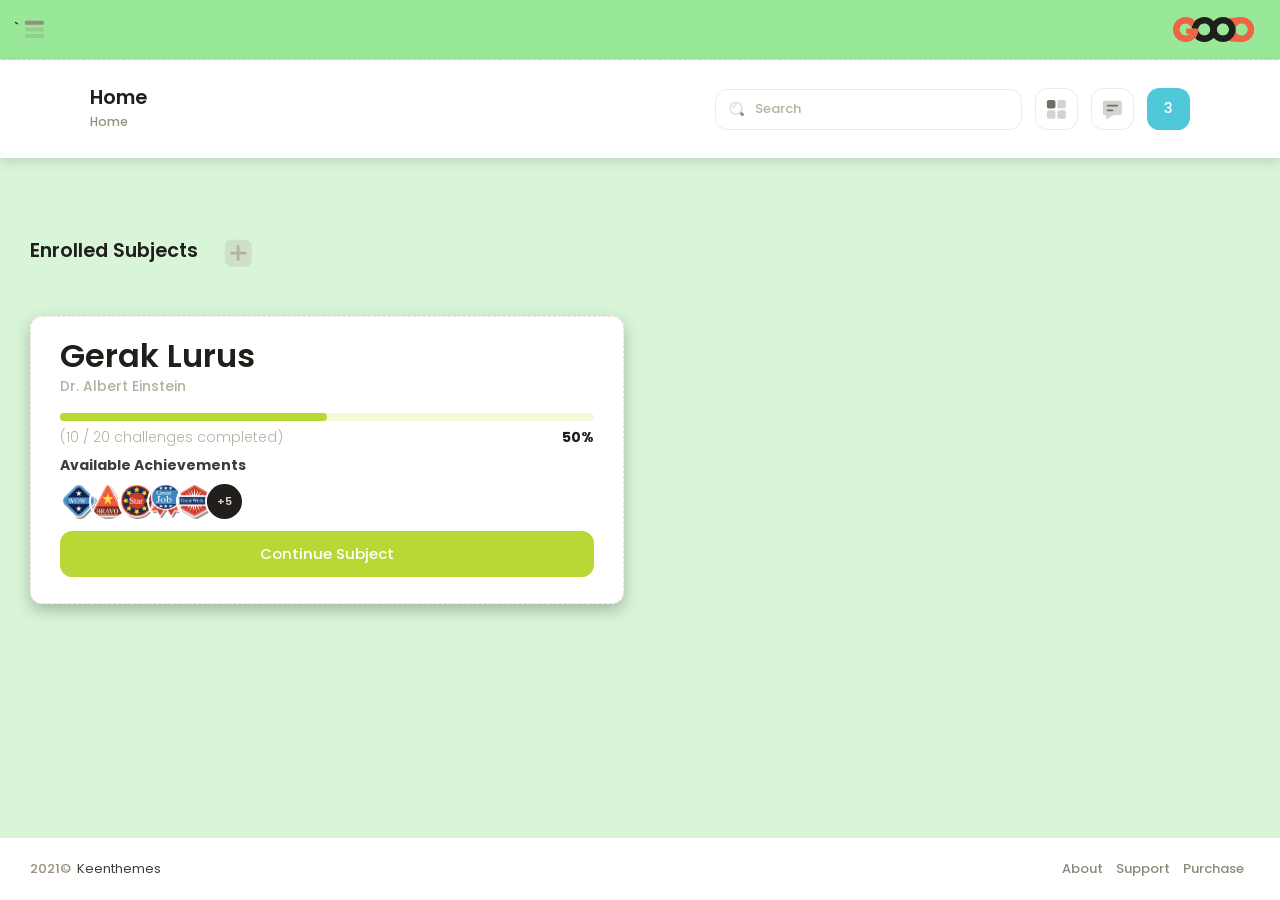
<file: student/dashboard.html>
<!DOCTYPE html>
<!--
Author: Keenthemes
Product Name: Good - Bootstrap 5 HTML Admin Dashboard Template
Purchase: https://themes.getbootstrap.com/product/good-bootstrap-5-admin-dashboard-template
Website: http://www.keenthemes.com
Contact: support@keenthemes.com
Follow: www.twitter.com/keenthemes
Dribbble: www.dribbble.com/keenthemes
Like: www.facebook.com/keenthemes
License: For each use you must have a valid license purchased only from above link in order to legally use the theme for your project.
-->
<html lang="en">
	<!--begin::Head-->
	<head>
		<title>Dashboard | Gamification</title>
		<meta charset="utf-8" />
		<meta name="description" content="Good admin dashboard live demo. Check out all the features of the admin panel. A large number of settings, additional services and widgets." />
		<meta name="keywords" content="Good, bootstrap, bootstrap 5, admin themes, free admin themes, bootstrap admin, bootstrap dashboard, bootstrap dark mode" />
		<meta name="viewport" content="width=device-width, initial-scale=1" />
		<meta property="og:locale" content="en_US" />
		<meta property="og:type" content="article" />
		<meta property="og:title" content="Good - Bootstrap 5 HTML Admin Dashboard Template" />
		<meta property="og:url" content="https://themes.getbootstrap.com/product/good-bootstrap-5-admin-dashboard-template" />
		<meta property="og:site_name" content="Keenthemes | Good" />
		<link rel="canonical" href="https://preview.keenthemes.com/good" />
		<link rel="shortcut icon" href="../assets/media/logos/favicon.ico" />
		<!--begin::Fonts-->
		<link rel="stylesheet" href="https://fonts.googleapis.com/css?family=Poppins:300,400,500,600,700" />
		<!--end::Fonts-->
		<!--begin::Page Vendor Stylesheets(used by this page)-->
		<link href="../assets/plugins/custom/datatables/datatables.bundle.css" rel="stylesheet" type="text/css" />
		<link href="../assets/plugins/custom/vis-timeline/vis-timeline.bundle.css" rel="stylesheet" type="text/css" />
		<!--end::Page Vendor Stylesheets-->
		<!--begin::Global Stylesheets Bundle(used by all pages)-->
		<link href="../assets/plugins/global/plugins.bundle.css" rel="stylesheet" type="text/css" />
		<link href="../assets/css/student-style.bundle.css" rel="stylesheet" type="text/css" />
		<!--end::Global Stylesheets Bundle-->
		<!--Begin::Google Tag Manager -->
		<script>(function(w,d,s,l,i){w[l]=w[l]||[];w[l].push({'gtm.start': new Date().getTime(),event:'gtm.js'});var f=d.getElementsByTagName(s)[0], j=d.createElement(s),dl=l!='dataLayer'?'&amp;l='+l:'';j.async=true;j.src= 'https://www.googletagmanager.com/gtm.js?id='+i+dl;f.parentNode.insertBefore(j,f); })(window,document,'script','dataLayer','GTM-5FS8GGP');</script>
		<!--End::Google Tag Manager -->
	</head>
	<!--end::Head-->
	<!--begin::Body-->
	<body id="kt_body" class="aside-enabled">
		<!--begin::Main-->
		<!--begin::Root-->
		<div class="d-flex flex-column flex-root">
			<!--begin::Page-->
			<div class="page d-flex flex-row flex-column-fluid">
				<!--begin::Aside-->
				<div id="kt_aside" class="aside" data-kt-drawer="true" data-kt-drawer-name="aside" data-kt-drawer-activate="{default: true, lg: true}" data-kt-drawer-overlay="true" data-kt-drawer-width="{default:'200px', '300px': '250px'}" data-kt-drawer-direction="start" data-kt-drawer-toggle="#kt_aside_mobile_toggle">
					<!--begin::Aside toolbar-->
					<div class="aside-toolbar py-5" id="kt_aside_toolbar">
						<!--begin::Aside select-->
						<div class="d-flex justify-content-center-stack">
							<!--begin::Logo-->
							<a href="../index.html">
								<img alt="Logo" src="../assets/media/logos/default.svg" class="h-25px" />
							</a>
							<!--end::Logo-->
						</div>
						<!--end::Aside select-->
					</div>
					<!--end::Aside toolbar-->
					<!--begin::Aside menu-->
					<div class="aside-menu flex-column-fluid">
						<!--begin::Aside Menu-->
						<div class="hover-scroll-overlay-y px-2 my-5 my-lg-5" id="kt_aside_menu_wrapper" data-kt-scroll="true" data-kt-scroll-height="auto" data-kt-scroll-dependencies="{default: '#kt_aside_toolbar, #kt_aside_footer', lg: '#kt_header, #kt_aside_toolbar, #kt_aside_footer'}" data-kt-scroll-offset="0">
							<!--begin::Menu-->
							<div class="menu menu-column menu-title-gray-800 menu-state-title-primary menu-state-icon-primary menu-state-bullet-primary menu-arrow-gray-500 fw-bold" id="#kt_aside_menu" data-kt-menu="true">
								<div class="menu-item">
									<a class="menu-link active" href="./dashboard.html">
										<span class="menu-bullet">
											<span class="bullet bullet-dot"></span>
										</span>
										<span class="menu-title">Dashboard</span>
									</a>
								</div>
							</div>
							<!--end::Menu-->
						</div>
						<!--end::Aside Menu-->
					</div>
					<!--end::Aside menu-->
					<!--begin::Footer-->
					<div class="aside-footer flex-column-auto pb-5" id="kt_aside_footer">
						<!--begin::Aside user-->
						<div class="aside-user">
							<!--begin::User-->
							<div class="aside-user d-flex align-items-sm-center justify-content-center py-5">
								<!--begin::User image-->
								<div class="me-5">
									<!--begin::Symbol-->
									<div class="symbol symbol-40px cursor-pointer" data-kt-menu-trigger="{default: 'click', lg: 'hover'}" data-kt-menu-placement="bottom-start" data-kt-menu-overflow="true">
										<img src="../assets/media/avatars/150-26.jpg" alt="" />
									</div>
									<!--end::Symbol-->
									<!--begin::Menu-->
									<div class="menu menu-sub menu-sub-dropdown menu-column menu-rounded menu-gray-800 menu-state-bg menu-state-primary fw-bold py-4 fs-6 w-275px" data-kt-menu="true">
										<!--begin::Menu item-->
										<div class="menu-item px-3">
											<div class="menu-content d-flex align-items-center px-3">
												<!--begin::Avatar-->
												<div class="symbol symbol-50px me-5">
													<img alt="Logo" src="../assets/media/avatars/150-26.jpg" />
												</div>
												<!--end::Avatar-->
												<!--begin::Username-->
												<div class="d-flex flex-column">
													<div class="fw-bolder d-flex align-items-center fs-5">Max Smith
													<span class="badge badge-light-success fw-bolder fs-8 px-2 py-1 ms-2">Pro</span></div>
													<a href="#" class="fw-bold text-muted text-hover-primary fs-7">max@kt.com</a>
												</div>
												<!--end::Username-->
											</div>
										</div>
										<!--end::Menu item-->
										<!--begin::Menu separator-->
										<div class="separator my-2"></div>
										<!--end::Menu separator-->
										<!--begin::Menu item-->
										<div class="menu-item px-5">
											<a href="../pages/profile/overview.html" class="menu-link px-5">My Profile</a>
										</div>
										<!--end::Menu item-->
										<!--begin::Menu item-->
										<div class="menu-item px-5">
											<a href="../pages/projects/list.html" class="menu-link px-5">
												<span class="menu-text">My Projects</span>
												<span class="menu-badge">
													<span class="badge badge-light-danger badge-circle fw-bolder fs-7">3</span>
												</span>
											</a>
										</div>
										<!--end::Menu item-->
										<!--begin::Menu item-->
										<div class="menu-item px-5" data-kt-menu-trigger="hover" data-kt-menu-placement="right-end">
											<a href="#" class="menu-link px-5">
												<span class="menu-title">My Subscription</span>
												<span class="menu-arrow"></span>
											</a>
											<!--begin::Menu sub-->
											<div class="menu-sub menu-sub-dropdown w-175px py-4">
												<!--begin::Menu item-->
												<div class="menu-item px-3">
													<a href="../account/referrals.html" class="menu-link px-5">Referrals</a>
												</div>
												<!--end::Menu item-->
												<!--begin::Menu item-->
												<div class="menu-item px-3">
													<a href="../account/billing.html" class="menu-link px-5">Billing</a>
												</div>
												<!--end::Menu item-->
												<!--begin::Menu item-->
												<div class="menu-item px-3">
													<a href="../account/statements.html" class="menu-link px-5">Payments</a>
												</div>
												<!--end::Menu item-->
												<!--begin::Menu item-->
												<div class="menu-item px-3">
													<a href="../account/statements.html" class="menu-link d-flex flex-stack px-5">Statements
													<i class="fas fa-exclamation-circle ms-2 fs-7" data-bs-toggle="tooltip" title="View your statements"></i></a>
												</div>
												<!--end::Menu item-->
												<!--begin::Menu separator-->
												<div class="separator my-2"></div>
												<!--end::Menu separator-->
												<!--begin::Menu item-->
												<div class="menu-item px-3">
													<div class="menu-content px-3">
														<label class="form-check form-switch form-check-custom form-check-solid">
															<input class="form-check-input w-30px h-20px" type="checkbox" value="1" checked="checked" name="notifications" />
															<span class="form-check-label text-muted fs-7">Notifications</span>
														</label>
													</div>
												</div>
												<!--end::Menu item-->
											</div>
											<!--end::Menu sub-->
										</div>
										<!--end::Menu item-->
										<!--begin::Menu item-->
										<div class="menu-item px-5">
											<a href="../account/statements.html" class="menu-link px-5">My Statements</a>
										</div>
										<!--end::Menu item-->
										<!--begin::Menu separator-->
										<div class="separator my-2"></div>
										<!--end::Menu separator-->
										<!--begin::Menu item-->
										<div class="menu-item px-5" data-kt-menu-trigger="hover" data-kt-menu-placement="right-end">
											<a href="#" class="menu-link px-5">
												<span class="menu-title position-relative">Language
												<span class="fs-8 rounded bg-light px-3 py-2 position-absolute translate-middle-y top-50 end-0">English
												<img class="w-15px h-15px rounded-1 ms-2" src="../assets/media/flags/united-states.svg" alt="" /></span></span>
											</a>
											<!--begin::Menu sub-->
											<div class="menu-sub menu-sub-dropdown w-175px py-4">
												<!--begin::Menu item-->
												<div class="menu-item px-3">
													<a href="../account/settings.html" class="menu-link d-flex px-5 active">
													<span class="symbol symbol-20px me-4">
														<img class="rounded-1" src="../assets/media/flags/united-states.svg" alt="" />
													</span>English</a>
												</div>
												<!--end::Menu item-->
												<!--begin::Menu item-->
												<div class="menu-item px-3">
													<a href="../account/settings.html" class="menu-link d-flex px-5">
													<span class="symbol symbol-20px me-4">
														<img class="rounded-1" src="../assets/media/flags/spain.svg" alt="" />
													</span>Spanish</a>
												</div>
												<!--end::Menu item-->
												<!--begin::Menu item-->
												<div class="menu-item px-3">
													<a href="../account/settings.html" class="menu-link d-flex px-5">
													<span class="symbol symbol-20px me-4">
														<img class="rounded-1" src="../assets/media/flags/germany.svg" alt="" />
													</span>German</a>
												</div>
												<!--end::Menu item-->
												<!--begin::Menu item-->
												<div class="menu-item px-3">
													<a href="../account/settings.html" class="menu-link d-flex px-5">
													<span class="symbol symbol-20px me-4">
														<img class="rounded-1" src="../assets/media/flags/japan.svg" alt="" />
													</span>Japanese</a>
												</div>
												<!--end::Menu item-->
												<!--begin::Menu item-->
												<div class="menu-item px-3">
													<a href="../account/settings.html" class="menu-link d-flex px-5">
													<span class="symbol symbol-20px me-4">
														<img class="rounded-1" src="../assets/media/flags/france.svg" alt="" />
													</span>French</a>
												</div>
												<!--end::Menu item-->
											</div>
											<!--end::Menu sub-->
										</div>
										<!--end::Menu item-->
										<!--begin::Menu item-->
										<div class="menu-item px-5 my-1">
											<a href="../account/settings.html" class="menu-link px-5">Account Settings</a>
										</div>
										<!--end::Menu item-->
										<!--begin::Menu item-->
										<div class="menu-item px-5">
											<a href="../authentication/sign-in/basic.html" class="menu-link px-5">Sign Out</a>
										</div>
										<!--end::Menu item-->
										<!--begin::Menu separator-->
										<div class="separator my-2"></div>
										<!--end::Menu separator-->
										<!--begin::Menu item-->
										<div class="menu-item px-5">
											<div class="menu-content px-5">
												<label class="form-check form-switch form-check-custom form-check-solid pulse pulse-success" for="kt_user_menu_dark_mode_toggle">
													<input class="form-check-input w-30px h-20px" type="checkbox" value="1" name="mode" id="kt_user_menu_dark_mode_toggle" data-kt-url="../dark/index.html" />
													<span class="pulse-ring ms-n1"></span>
													<span class="form-check-label text-gray-600 fs-7">Dark Mode</span>
												</label>
											</div>
										</div>
										<!--end::Menu item-->
									</div>
									<!--end::Menu-->
								</div>
								<!--end::User image-->
								<!--begin::Wrapper-->
								<div class="flex-row-fluid flex-wrap">
									<!--begin::Section-->
									<div class="d-flex align-items-center flex-stack">
										<!--begin::Info-->
										<div class="me-2">
											<!--begin::Username-->
											<a href="#" class="text-gray-800 text-hover-primary fs-6 fw-bold lh-0">Paul Melone</a>
											<!--end::Username-->
											<!--begin::Description-->
											<span class="text-gray-400 fw-bold d-block fs-8">Student</span>
											<!--end::Description-->
										</div>
										<!--end::Info-->
										<!--begin::Action-->
										<a href="../index.html" class="btn btn-icon btn-active-color-primary me-n4" data-bs-toggle="tooltip" title="End session and singout">
											<!--begin::Svg Icon | path: icons/duotune/arrows/arr076.svg-->
											<span class="svg-icon svg-icon-2 svg-icon-gray-400">
												<svg xmlns="http://www.w3.org/2000/svg" width="24" height="24" viewBox="0 0 24 24" fill="none">
													<rect opacity="0.3" width="12" height="2" rx="1" transform="matrix(-1 0 0 1 15.5 11)" fill="black" />
													<path d="M13.6313 11.6927L11.8756 10.2297C11.4054 9.83785 11.3732 9.12683 11.806 8.69401C12.1957 8.3043 12.8216 8.28591 13.2336 8.65206L16.1592 11.2526C16.6067 11.6504 16.6067 12.3496 16.1592 12.7474L13.2336 15.3479C12.8216 15.7141 12.1957 15.6957 11.806 15.306C11.3732 14.8732 11.4054 14.1621 11.8756 13.7703L13.6313 12.3073C13.8232 12.1474 13.8232 11.8526 13.6313 11.6927Z" fill="black" />
													<path d="M8 5V6C8 6.55228 8.44772 7 9 7C9.55228 7 10 6.55228 10 6C10 5.44772 10.4477 5 11 5H18C18.5523 5 19 5.44772 19 6V18C19 18.5523 18.5523 19 18 19H11C10.4477 19 10 18.5523 10 18C10 17.4477 9.55228 17 9 17C8.44772 17 8 17.4477 8 18V19C8 20.1046 8.89543 21 10 21H19C20.1046 21 21 20.1046 21 19V5C21 3.89543 20.1046 3 19 3H10C8.89543 3 8 3.89543 8 5Z" fill="#C4C4C4" />
												</svg>
											</span>
											<!--end::Svg Icon-->
										</a>
										<!--end::Action-->
									</div>
									<!--end::Section-->
								</div>
								<!--end::Wrapper-->
							</div>
							<!--end::User-->
						</div>
						<!--end::Aside user-->
					</div>
					<!--end::Footer-->
				</div>
				<!--end::Aside-->
				<!--begin::Wrapper-->
				<div class="d-flex flex-column flex-row-fluid" id="kt_wrapper">
					<!--begin::Header-->
					<div id="kt_header" class="header align-items-stretch">
						<!--begin::Brand-->
						<div class="header-brand">
							<!--begin::Aside toggle-->
							<div class="d-flex align-items-center ms-n3 me-1" title="Show aside menu">
								<div class="btn btn-icon btn-active-color-primary w-30px h-30px" id="kt_aside_mobile_toggle">
									<!--begin::Svg Icon | path: icons/duotune/abstract/abs015.svg-->
									<span class="svg-icon svg-icon-1">`
										<svg xmlns="http://www.w3.org/2000/svg" width="24" height="24" viewBox="0 0 24 24" fill="none">
											<path d="M21 7H3C2.4 7 2 6.6 2 6V4C2 3.4 2.4 3 3 3H21C21.6 3 22 3.4 22 4V6C22 6.6 21.6 7 21 7Z" fill="black" />
											<path opacity="0.3" d="M21 14H3C2.4 14 2 13.6 2 13V11C2 10.4 2.4 10 3 10H21C21.6 10 22 10.4 22 11V13C22 13.6 21.6 14 21 14ZM22 20V18C22 17.4 21.6 17 21 17H3C2.4 17 2 17.4 2 18V20C2 20.6 2.4 21 3 21H21C21.6 21 22 20.6 22 20Z" fill="black" />
										</svg>
									</span>
									<!--end::Svg Icon-->
								</div>
							</div>
							<!--end::Aside toggle-->
							<!--begin::Logo-->
							<a href="../index.html">
								<img alt="Logo" src="../assets/media/logos/default.svg" class="h-25px" />
							</a>
							<!--end::Logo-->
						</div>
						<!--end::Brand-->
					</div>
					<!--end::Header-->
					<!--Begin::User Header-->
					<div class="container-fluid user-header">
						<div class="toolbar toolbar-custom mb-2">
							<!--begin::Toolbar-->
							<div class="container-fluid py-6 py-lg-0 d-flex flex-column flex-sm-row align-items-lg-stretch justify-content-sm-between">
								<!--begin::Page title-->
								<div class="page-title d-flex flex-column me-5">
									<!--begin::Title-->
									<h1 class="d-flex flex-column text-dark fw-bolder fs-2 mb-0">Home</h1>
									<!--end::Title-->
									<!--begin::Breadcrumb-->
									<ul class="breadcrumb breadcrumb-separatorless fw-bold fs-7 pt-1">
										<!--begin::Item-->
										<li class="breadcrumb-item text-muted">
											<a href="../index.html" class="text-muted text-hover-primary">Home</a>
										</li>
										<!--end::Item-->
										<!--begin::Item-->
										<!-- <li class="breadcrumb-item">
											<span class="bullet bg-gray-300 w-5px h-2px"></span>
										</li> -->
										<!--end::Item-->
										<!--begin::Item-->
										<!-- <li class="breadcrumb-item text-muted">Dashboards</li> -->
										<!--end::Item-->
										<!--begin::Item-->
										<!-- <li class="breadcrumb-item">
											<span class="bullet bg-gray-300 w-5px h-2px"></span>
										</li> -->
										<!--end::Item-->
										<!--begin::Item-->
										<!-- <li class="breadcrumb-item text-dark">Marketing</li> -->
										<!--end::Item-->
									</ul>
									<!--end::Breadcrumb-->
								</div>
								<!--end::Page title-->
								<!--begin::Action group-->
								<div class="d-flex align-items-center overflow-auto pt-3 pt-sm-0">
									<!--begin::Action wrapper-->
									<div class="header-search me-4">
										<!--begin::Menu- wrapper-->
										<!--begin::Search-->
										<div id="kt_header_search" class="d-flex align-items-center" data-kt-search-keypress="true" data-kt-search-min-length="2" data-kt-search-enter="enter" data-kt-search-layout="menu" data-kt-menu-trigger="auto" data-kt-menu-permanent="true" data-kt-menu-placement="bottom-end" data-kt-menu-flip="bottom">
											<!--begin::Form-->
											<form data-kt-search-element="form" class="w-100 position-relative" autocomplete="off">
												<!--begin::Hidden input(Added to disable form autocomplete)-->
												<input type="hidden" />
												<!--end::Hidden input-->
												<!--begin::Icon-->
												<!--begin::Svg Icon | path: icons/duotune/general/gen004.svg-->
												<span class="svg-icon svg-icon-3 search-icon position-absolute top-50 translate-middle-y ms-4">
													<svg xmlns="http://www.w3.org/2000/svg" width="24" height="24" viewBox="0 0 24 24" fill="none">
														<path d="M21.7 18.9L18.6 15.8C17.9 16.9 16.9 17.9 15.8 18.6L18.9 21.7C19.3 22.1 19.9 22.1 20.3 21.7L21.7 20.3C22.1 19.9 22.1 19.3 21.7 18.9Z" fill="black" />
														<path opacity="0.3" d="M11 20C6 20 2 16 2 11C2 6 6 2 11 2C16 2 20 6 20 11C20 16 16 20 11 20ZM11 4C7.1 4 4 7.1 4 11C4 14.9 7.1 18 11 18C14.9 18 18 14.9 18 11C18 7.1 14.9 4 11 4ZM8 11C8 9.3 9.3 8 11 8C11.6 8 12 7.6 12 7C12 6.4 11.6 6 11 6C8.2 6 6 8.2 6 11C6 11.6 6.4 12 7 12C7.6 12 8 11.6 8 11Z" fill="black" />
													</svg>
												</span>
												<!--end::Svg Icon-->
												<!--end::Icon-->
												<!--begin::Input-->
												<input type="text" class="form-control bg-transparent ps-12" name="search" value="" placeholder="Search" data-kt-search-element="input" />
												<!--end::Input-->
												<!--begin::Spinner-->
												<span class="position-absolute top-50 end-0 translate-middle-y lh-0 d-none me-5" data-kt-search-element="spinner">
													<span class="spinner-border h-15px w-15px align-middle text-gray-400"></span>
												</span>
												<!--end::Spinner-->
												<!--begin::Reset-->
												<span class="btn btn-flush btn-active-color-primary position-absolute top-50 end-0 translate-middle-y lh-0 d-none me-4" data-kt-search-element="clear">
													<!--begin::Svg Icon | path: icons/duotune/arrows/arr061.svg-->
													<span class="svg-icon svg-icon-2 svg-icon-lg-1 me-0">
														<svg xmlns="http://www.w3.org/2000/svg" width="24" height="24" viewBox="0 0 24 24" fill="none">
															<rect opacity="0.5" x="6" y="17.3137" width="16" height="2" rx="1" transform="rotate(-45 6 17.3137)" fill="black" />
															<rect x="7.41422" y="6" width="16" height="2" rx="1" transform="rotate(45 7.41422 6)" fill="black" />
														</svg>
													</span>
													<!--end::Svg Icon-->
												</span>
												<!--end::Reset-->
											</form>
											<!--end::Form-->
											<!--begin::Menu-->
											<div data-kt-search-element="content" class="menu menu-sub menu-sub-dropdown w-300px w-md-350px py-7 px-7 overflow-hidden">
												<!--begin::Wrapper-->
												<div data-kt-search-element="wrapper">
													<!--begin::Recently viewed-->
													<div data-kt-search-element="results" class="d-none">
														<!--begin::Items-->
														<div class="scroll-y mh-200px mh-lg-350px">
															<!--begin::Category title-->
															<h3 class="fs-5 text-muted m-0 pb-5" data-kt-search-element="category-title">Users</h3>
															<!--end::Category title-->
															<!--begin::Item-->
															<a href="#" class="d-flex text-dark text-hover-primary align-items-center mb-5">
																<!--begin::Symbol-->
																<div class="symbol symbol-40px me-4">
																	<img src="../assets/media/avatars/150-1.jpg" alt="" />
																</div>
																<!--end::Symbol-->
																<!--begin::Title-->
																<div class="d-flex flex-column justify-content-start fw-bold">
																	<span class="fs-6 fw-bold">Karina Clark</span>
																	<span class="fs-7 fw-bold text-muted">Marketing Manager</span>
																</div>
																<!--end::Title-->
															</a>
															<!--end::Item-->
															<!--begin::Item-->
															<a href="#" class="d-flex text-dark text-hover-primary align-items-center mb-5">
																<!--begin::Symbol-->
																<div class="symbol symbol-40px me-4">
																	<img src="../assets/media/avatars/150-3.jpg" alt="" />
																</div>
																<!--end::Symbol-->
																<!--begin::Title-->
																<div class="d-flex flex-column justify-content-start fw-bold">
																	<span class="fs-6 fw-bold">Olivia Bold</span>
																	<span class="fs-7 fw-bold text-muted">Software Engineer</span>
																</div>
																<!--end::Title-->
															</a>
															<!--end::Item-->
															<!--begin::Item-->
															<a href="#" class="d-flex text-dark text-hover-primary align-items-center mb-5">
																<!--begin::Symbol-->
																<div class="symbol symbol-40px me-4">
																	<img src="../assets/media/avatars/150-8.jpg" alt="" />
																</div>
																<!--end::Symbol-->
																<!--begin::Title-->
																<div class="d-flex flex-column justify-content-start fw-bold">
																	<span class="fs-6 fw-bold">Ana Clark</span>
																	<span class="fs-7 fw-bold text-muted">UI/UX Designer</span>
																</div>
																<!--end::Title-->
															</a>
															<!--end::Item-->
															<!--begin::Item-->
															<a href="#" class="d-flex text-dark text-hover-primary align-items-center mb-5">
																<!--begin::Symbol-->
																<div class="symbol symbol-40px me-4">
																	<img src="../assets/media/avatars/150-11.jpg" alt="" />
																</div>
																<!--end::Symbol-->
																<!--begin::Title-->
																<div class="d-flex flex-column justify-content-start fw-bold">
																	<span class="fs-6 fw-bold">Nick Pitola</span>
																	<span class="fs-7 fw-bold text-muted">Art Director</span>
																</div>
																<!--end::Title-->
															</a>
															<!--end::Item-->
															<!--begin::Item-->
															<a href="#" class="d-flex text-dark text-hover-primary align-items-center mb-5">
																<!--begin::Symbol-->
																<div class="symbol symbol-40px me-4">
																	<img src="../assets/media/avatars/150-12.jpg" alt="" />
																</div>
																<!--end::Symbol-->
																<!--begin::Title-->
																<div class="d-flex flex-column justify-content-start fw-bold">
																	<span class="fs-6 fw-bold">Edward Kulnic</span>
																	<span class="fs-7 fw-bold text-muted">System Administrator</span>
																</div>
																<!--end::Title-->
															</a>
															<!--end::Item-->
															<!--begin::Category title-->
															<h3 class="fs-5 text-muted m-0 pt-5 pb-5" data-kt-search-element="category-title">Customers</h3>
															<!--end::Category title-->
															<!--begin::Item-->
															<a href="#" class="d-flex text-dark text-hover-primary align-items-center mb-5">
																<!--begin::Symbol-->
																<div class="symbol symbol-40px me-4">
																	<span class="symbol-label bg-light">
																		<img class="w-20px h-20px" src="../assets/media/svg/brand-logos/volicity-9.svg" alt="" />
																	</span>
																</div>
																<!--end::Symbol-->
																<!--begin::Title-->
																<div class="d-flex flex-column justify-content-start fw-bold">
																	<span class="fs-6 fw-bold">Company Rbranding</span>
																	<span class="fs-7 fw-bold text-muted">UI Design</span>
																</div>
																<!--end::Title-->
															</a>
															<!--end::Item-->
															<!--begin::Item-->
															<a href="#" class="d-flex text-dark text-hover-primary align-items-center mb-5">
																<!--begin::Symbol-->
																<div class="symbol symbol-40px me-4">
																	<span class="symbol-label bg-light">
																		<img class="w-20px h-20px" src="../assets/media/svg/brand-logos/tvit.svg" alt="" />
																	</span>
																</div>
																<!--end::Symbol-->
																<!--begin::Title-->
																<div class="d-flex flex-column justify-content-start fw-bold">
																	<span class="fs-6 fw-bold">Company Re-branding</span>
																	<span class="fs-7 fw-bold text-muted">Web Development</span>
																</div>
																<!--end::Title-->
															</a>
															<!--end::Item-->
															<!--begin::Item-->
															<a href="#" class="d-flex text-dark text-hover-primary align-items-center mb-5">
																<!--begin::Symbol-->
																<div class="symbol symbol-40px me-4">
																	<span class="symbol-label bg-light">
																		<img class="w-20px h-20px" src="../assets/media/svg/misc/infography.svg" alt="" />
																	</span>
																</div>
																<!--end::Symbol-->
																<!--begin::Title-->
																<div class="d-flex flex-column justify-content-start fw-bold">
																	<span class="fs-6 fw-bold">Business Analytics App</span>
																	<span class="fs-7 fw-bold text-muted">Administration</span>
																</div>
																<!--end::Title-->
															</a>
															<!--end::Item-->
															<!--begin::Item-->
															<a href="#" class="d-flex text-dark text-hover-primary align-items-center mb-5">
																<!--begin::Symbol-->
																<div class="symbol symbol-40px me-4">
																	<span class="symbol-label bg-light">
																		<img class="w-20px h-20px" src="../assets/media/svg/brand-logos/leaf.svg" alt="" />
																	</span>
																</div>
																<!--end::Symbol-->
																<!--begin::Title-->
																<div class="d-flex flex-column justify-content-start fw-bold">
																	<span class="fs-6 fw-bold">EcoLeaf App Launch</span>
																	<span class="fs-7 fw-bold text-muted">Marketing</span>
																</div>
																<!--end::Title-->
															</a>
															<!--end::Item-->
															<!--begin::Item-->
															<a href="#" class="d-flex text-dark text-hover-primary align-items-center mb-5">
																<!--begin::Symbol-->
																<div class="symbol symbol-40px me-4">
																	<span class="symbol-label bg-light">
																		<img class="w-20px h-20px" src="../assets/media/svg/brand-logos/tower.svg" alt="" />
																	</span>
																</div>
																<!--end::Symbol-->
																<!--begin::Title-->
																<div class="d-flex flex-column justify-content-start fw-bold">
																	<span class="fs-6 fw-bold">Tower Group Website</span>
																	<span class="fs-7 fw-bold text-muted">Google Adwords</span>
																</div>
																<!--end::Title-->
															</a>
															<!--end::Item-->
															<!--begin::Category title-->
															<h3 class="fs-5 text-muted m-0 pt-5 pb-5" data-kt-search-element="category-title">Projects</h3>
															<!--end::Category title-->
															<!--begin::Item-->
															<a href="#" class="d-flex text-dark text-hover-primary align-items-center mb-5">
																<!--begin::Symbol-->
																<div class="symbol symbol-40px me-4">
																	<span class="symbol-label bg-light">
																		<!--begin::Svg Icon | path: icons/duotune/general/gen005.svg-->
																		<span class="svg-icon svg-icon-2 svg-icon-primary">
																			<svg xmlns="http://www.w3.org/2000/svg" width="24" height="24" viewBox="0 0 24 24" fill="none">
																				<path opacity="0.3" d="M19 22H5C4.4 22 4 21.6 4 21V3C4 2.4 4.4 2 5 2H14L20 8V21C20 21.6 19.6 22 19 22ZM15 17C15 16.4 14.6 16 14 16H8C7.4 16 7 16.4 7 17C7 17.6 7.4 18 8 18H14C14.6 18 15 17.6 15 17ZM17 12C17 11.4 16.6 11 16 11H8C7.4 11 7 11.4 7 12C7 12.6 7.4 13 8 13H16C16.6 13 17 12.6 17 12ZM17 7C17 6.4 16.6 6 16 6H8C7.4 6 7 6.4 7 7C7 7.6 7.4 8 8 8H16C16.6 8 17 7.6 17 7Z" fill="black" />
																				<path d="M15 8H20L14 2V7C14 7.6 14.4 8 15 8Z" fill="black" />
																			</svg>
																		</span>
																		<!--end::Svg Icon-->
																	</span>
																</div>
																<!--end::Symbol-->
																<!--begin::Title-->
																<div class="d-flex flex-column">
																	<span class="fs-6 fw-bold">Si-Fi Project by AU Themes</span>
																	<span class="fs-7 fw-bold text-muted">#45670</span>
																</div>
																<!--end::Title-->
															</a>
															<!--end::Item-->
															<!--begin::Item-->
															<a href="#" class="d-flex text-dark text-hover-primary align-items-center mb-5">
																<!--begin::Symbol-->
																<div class="symbol symbol-40px me-4">
																	<span class="symbol-label bg-light">
																		<!--begin::Svg Icon | path: icons/duotune/general/gen032.svg-->
																		<span class="svg-icon svg-icon-2 svg-icon-primary">
																			<svg xmlns="http://www.w3.org/2000/svg" width="24" height="24" viewBox="0 0 24 24" fill="none">
																				<rect x="8" y="9" width="3" height="10" rx="1.5" fill="black" />
																				<rect opacity="0.5" x="13" y="5" width="3" height="14" rx="1.5" fill="black" />
																				<rect x="18" y="11" width="3" height="8" rx="1.5" fill="black" />
																				<rect x="3" y="13" width="3" height="6" rx="1.5" fill="black" />
																			</svg>
																		</span>
																		<!--end::Svg Icon-->
																	</span>
																</div>
																<!--end::Symbol-->
																<!--begin::Title-->
																<div class="d-flex flex-column">
																	<span class="fs-6 fw-bold">Shopix Mobile App Planning</span>
																	<span class="fs-7 fw-bold text-muted">#45690</span>
																</div>
																<!--end::Title-->
															</a>
															<!--end::Item-->
															<!--begin::Item-->
															<a href="#" class="d-flex text-dark text-hover-primary align-items-center mb-5">
																<!--begin::Symbol-->
																<div class="symbol symbol-40px me-4">
																	<span class="symbol-label bg-light">
																		<!--begin::Svg Icon | path: icons/duotune/communication/com012.svg-->
																		<span class="svg-icon svg-icon-2 svg-icon-primary">
																			<svg xmlns="http://www.w3.org/2000/svg" width="24" height="24" viewBox="0 0 24 24" fill="none">
																				<path opacity="0.3" d="M20 3H4C2.89543 3 2 3.89543 2 5V16C2 17.1046 2.89543 18 4 18H4.5C5.05228 18 5.5 18.4477 5.5 19V21.5052C5.5 22.1441 6.21212 22.5253 6.74376 22.1708L11.4885 19.0077C12.4741 18.3506 13.6321 18 14.8167 18H20C21.1046 18 22 17.1046 22 16V5C22 3.89543 21.1046 3 20 3Z" fill="black" />
																				<rect x="6" y="12" width="7" height="2" rx="1" fill="black" />
																				<rect x="6" y="7" width="12" height="2" rx="1" fill="black" />
																			</svg>
																		</span>
																		<!--end::Svg Icon-->
																	</span>
																</div>
																<!--end::Symbol-->
																<!--begin::Title-->
																<div class="d-flex flex-column">
																	<span class="fs-6 fw-bold">Finance Monitoring SAAS Discussion</span>
																	<span class="fs-7 fw-bold text-muted">#21090</span>
																</div>
																<!--end::Title-->
															</a>
															<!--end::Item-->
															<!--begin::Item-->
															<a href="#" class="d-flex text-dark text-hover-primary align-items-center mb-5">
																<!--begin::Symbol-->
																<div class="symbol symbol-40px me-4">
																	<span class="symbol-label bg-light">
																		<!--begin::Svg Icon | path: icons/duotune/communication/com006.svg-->
																		<span class="svg-icon svg-icon-2 svg-icon-primary">
																			<svg xmlns="http://www.w3.org/2000/svg" width="24" height="24" viewBox="0 0 24 24" fill="none">
																				<path opacity="0.3" d="M22 12C22 17.5 17.5 22 12 22C6.5 22 2 17.5 2 12C2 6.5 6.5 2 12 2C17.5 2 22 6.5 22 12ZM12 7C10.3 7 9 8.3 9 10C9 11.7 10.3 13 12 13C13.7 13 15 11.7 15 10C15 8.3 13.7 7 12 7Z" fill="black" />
																				<path d="M12 22C14.6 22 17 21 18.7 19.4C17.9 16.9 15.2 15 12 15C8.8 15 6.09999 16.9 5.29999 19.4C6.99999 21 9.4 22 12 22Z" fill="black" />
																			</svg>
																		</span>
																		<!--end::Svg Icon-->
																	</span>
																</div>
																<!--end::Symbol-->
																<!--begin::Title-->
																<div class="d-flex flex-column">
																	<span class="fs-6 fw-bold">Dashboard Analitics Launch</span>
																	<span class="fs-7 fw-bold text-muted">#34560</span>
																</div>
																<!--end::Title-->
															</a>
															<!--end::Item-->
														</div>
														<!--end::Items-->
													</div>
													<!--end::Recently viewed-->
													<!--begin::Recently viewed-->
													<div class="mb-4" data-kt-search-element="main">
														<!--begin::Heading-->
														<div class="d-flex flex-stack fw-bold mb-4">
															<!--begin::Label-->
															<span class="text-muted fs-6 me-2">Recently Searched:</span>
															<!--end::Label-->
															<!--begin::Toolbar-->
															<div class="d-flex" data-kt-search-element="toolbar">
																<!--begin::Preferences toggle-->
																<div data-kt-search-element="preferences-show" class="btn btn-icon w-20px btn-sm btn-active-color-primary me-2 data-bs-toggle=" title="Show search preferences">
																	<!--begin::Svg Icon | path: icons/duotune/coding/cod001.svg-->
																	<span class="svg-icon svg-icon-1">
																		<svg xmlns="http://www.w3.org/2000/svg" width="24" height="24" viewBox="0 0 24 24" fill="none">
																			<path opacity="0.3" d="M22.1 11.5V12.6C22.1 13.2 21.7 13.6 21.2 13.7L19.9 13.9C19.7 14.7 19.4 15.5 18.9 16.2L19.7 17.2999C20 17.6999 20 18.3999 19.6 18.7999L18.8 19.6C18.4 20 17.8 20 17.3 19.7L16.2 18.9C15.5 19.3 14.7 19.7 13.9 19.9L13.7 21.2C13.6 21.7 13.1 22.1 12.6 22.1H11.5C10.9 22.1 10.5 21.7 10.4 21.2L10.2 19.9C9.4 19.7 8.6 19.4 7.9 18.9L6.8 19.7C6.4 20 5.7 20 5.3 19.6L4.5 18.7999C4.1 18.3999 4.1 17.7999 4.4 17.2999L5.2 16.2C4.8 15.5 4.4 14.7 4.2 13.9L2.9 13.7C2.4 13.6 2 13.1 2 12.6V11.5C2 10.9 2.4 10.5 2.9 10.4L4.2 10.2C4.4 9.39995 4.7 8.60002 5.2 7.90002L4.4 6.79993C4.1 6.39993 4.1 5.69993 4.5 5.29993L5.3 4.5C5.7 4.1 6.3 4.10002 6.8 4.40002L7.9 5.19995C8.6 4.79995 9.4 4.39995 10.2 4.19995L10.4 2.90002C10.5 2.40002 11 2 11.5 2H12.6C13.2 2 13.6 2.40002 13.7 2.90002L13.9 4.19995C14.7 4.39995 15.5 4.69995 16.2 5.19995L17.3 4.40002C17.7 4.10002 18.4 4.1 18.8 4.5L19.6 5.29993C20 5.69993 20 6.29993 19.7 6.79993L18.9 7.90002C19.3 8.60002 19.7 9.39995 19.9 10.2L21.2 10.4C21.7 10.5 22.1 11 22.1 11.5ZM12.1 8.59998C10.2 8.59998 8.6 10.2 8.6 12.1C8.6 14 10.2 15.6 12.1 15.6C14 15.6 15.6 14 15.6 12.1C15.6 10.2 14 8.59998 12.1 8.59998Z" fill="black" />
																			<path d="M17.1 12.1C17.1 14.9 14.9 17.1 12.1 17.1C9.30001 17.1 7.10001 14.9 7.10001 12.1C7.10001 9.29998 9.30001 7.09998 12.1 7.09998C14.9 7.09998 17.1 9.29998 17.1 12.1ZM12.1 10.1C11 10.1 10.1 11 10.1 12.1C10.1 13.2 11 14.1 12.1 14.1C13.2 14.1 14.1 13.2 14.1 12.1C14.1 11 13.2 10.1 12.1 10.1Z" fill="black" />
																		</svg>
																	</span>
																	<!--end::Svg Icon-->
																</div>
																<!--end::Preferences toggle-->
																<!--begin::Advanced search toggle-->
																<div data-kt-search-element="advanced-options-form-show" class="btn btn-icon w-20px btn-sm btn-active-color-primary me-n1" data-bs-toggle="tooltip" title="Show more search options">
																	<!--begin::Svg Icon | path: icons/duotune/arrows/arr072.svg-->
																	<span class="svg-icon svg-icon-2">
																		<svg xmlns="http://www.w3.org/2000/svg" width="24" height="24" viewBox="0 0 24 24" fill="none">
																			<path d="M11.4343 12.7344L7.25 8.55005C6.83579 8.13583 6.16421 8.13584 5.75 8.55005C5.33579 8.96426 5.33579 9.63583 5.75 10.05L11.2929 15.5929C11.6834 15.9835 12.3166 15.9835 12.7071 15.5929L18.25 10.05C18.6642 9.63584 18.6642 8.96426 18.25 8.55005C17.8358 8.13584 17.1642 8.13584 16.75 8.55005L12.5657 12.7344C12.2533 13.0468 11.7467 13.0468 11.4343 12.7344Z" fill="black" />
																		</svg>
																	</span>
																	<!--end::Svg Icon-->
																</div>
																<!--end::Advanced search toggle-->
															</div>
															<!--end::Toolbar-->
														</div>
														<!--end::Heading-->
														<!--begin::Items-->
														<div class="scroll-y mh-200px mh-lg-325px">
															<!--begin::Item-->
															<div class="d-flex align-items-center mb-5">
																<!--begin::Symbol-->
																<div class="symbol symbol-40px me-4">
																	<span class="symbol-label bg-light">
																		<!--begin::Svg Icon | path: icons/duotune/electronics/elc004.svg-->
																		<span class="svg-icon svg-icon-2 svg-icon-primary">
																			<svg xmlns="http://www.w3.org/2000/svg" width="24" height="24" viewBox="0 0 24 24" fill="none">
																				<path d="M2 16C2 16.6 2.4 17 3 17H21C21.6 17 22 16.6 22 16V15H2V16Z" fill="black" />
																				<path opacity="0.3" d="M21 3H3C2.4 3 2 3.4 2 4V15H22V4C22 3.4 21.6 3 21 3Z" fill="black" />
																				<path opacity="0.3" d="M15 17H9V20H15V17Z" fill="black" />
																			</svg>
																		</span>
																		<!--end::Svg Icon-->
																	</span>
																</div>
																<!--end::Symbol-->
																<!--begin::Title-->
																<div class="d-flex flex-column">
																	<a href="#" class="fs-6 text-gray-800 text-hover-primary fw-bold">BoomApp by Keenthemes</a>
																	<span class="fs-7 text-muted fw-bold">#45789</span>
																</div>
																<!--end::Title-->
															</div>
															<!--end::Item-->
															<!--begin::Item-->
															<div class="d-flex align-items-center mb-5">
																<!--begin::Symbol-->
																<div class="symbol symbol-40px me-4">
																	<span class="symbol-label bg-light">
																		<!--begin::Svg Icon | path: icons/duotune/graphs/gra001.svg-->
																		<span class="svg-icon svg-icon-2 svg-icon-primary">
																			<svg xmlns="http://www.w3.org/2000/svg" width="24" height="24" viewBox="0 0 24 24" fill="none">
																				<path opacity="0.3" d="M14 3V21H10V3C10 2.4 10.4 2 11 2H13C13.6 2 14 2.4 14 3ZM7 14H5C4.4 14 4 14.4 4 15V21H8V15C8 14.4 7.6 14 7 14Z" fill="black" />
																				<path d="M21 20H20V8C20 7.4 19.6 7 19 7H17C16.4 7 16 7.4 16 8V20H3C2.4 20 2 20.4 2 21C2 21.6 2.4 22 3 22H21C21.6 22 22 21.6 22 21C22 20.4 21.6 20 21 20Z" fill="black" />
																			</svg>
																		</span>
																		<!--end::Svg Icon-->
																	</span>
																</div>
																<!--end::Symbol-->
																<!--begin::Title-->
																<div class="d-flex flex-column">
																	<a href="#" class="fs-6 text-gray-800 text-hover-primary fw-bold">"Kept API Project Meeting</a>
																	<span class="fs-7 text-muted fw-bold">#84050</span>
																</div>
																<!--end::Title-->
															</div>
															<!--end::Item-->
															<!--begin::Item-->
															<div class="d-flex align-items-center mb-5">
																<!--begin::Symbol-->
																<div class="symbol symbol-40px me-4">
																	<span class="symbol-label bg-light">
																		<!--begin::Svg Icon | path: icons/duotune/graphs/gra006.svg-->
																		<span class="svg-icon svg-icon-2 svg-icon-primary">
																			<svg xmlns="http://www.w3.org/2000/svg" width="24" height="24" viewBox="0 0 24 24" fill="none">
																				<path d="M13 5.91517C15.8 6.41517 18 8.81519 18 11.8152C18 12.5152 17.9 13.2152 17.6 13.9152L20.1 15.3152C20.6 15.6152 21.4 15.4152 21.6 14.8152C21.9 13.9152 22.1 12.9152 22.1 11.8152C22.1 7.01519 18.8 3.11521 14.3 2.01521C13.7 1.91521 13.1 2.31521 13.1 3.01521V5.91517H13Z" fill="black" />
																				<path opacity="0.3" d="M19.1 17.0152C19.7 17.3152 19.8 18.1152 19.3 18.5152C17.5 20.5152 14.9 21.7152 12 21.7152C9.1 21.7152 6.50001 20.5152 4.70001 18.5152C4.30001 18.0152 4.39999 17.3152 4.89999 17.0152L7.39999 15.6152C8.49999 16.9152 10.2 17.8152 12 17.8152C13.8 17.8152 15.5 17.0152 16.6 15.6152L19.1 17.0152ZM6.39999 13.9151C6.19999 13.2151 6 12.5152 6 11.8152C6 8.81517 8.2 6.41515 11 5.91515V3.01519C11 2.41519 10.4 1.91519 9.79999 2.01519C5.29999 3.01519 2 7.01517 2 11.8152C2 12.8152 2.2 13.8152 2.5 14.8152C2.7 15.4152 3.4 15.7152 4 15.3152L6.39999 13.9151Z" fill="black" />
																			</svg>
																		</span>
																		<!--end::Svg Icon-->
																	</span>
																</div>
																<!--end::Symbol-->
																<!--begin::Title-->
																<div class="d-flex flex-column">
																	<a href="#" class="fs-6 text-gray-800 text-hover-primary fw-bold">"KPI Monitoring App Launch</a>
																	<span class="fs-7 text-muted fw-bold">#84250</span>
																</div>
																<!--end::Title-->
															</div>
															<!--end::Item-->
															<!--begin::Item-->
															<div class="d-flex align-items-center mb-5">
																<!--begin::Symbol-->
																<div class="symbol symbol-40px me-4">
																	<span class="symbol-label bg-light">
																		<!--begin::Svg Icon | path: icons/duotune/graphs/gra002.svg-->
																		<span class="svg-icon svg-icon-2 svg-icon-primary">
																			<svg xmlns="http://www.w3.org/2000/svg" width="24" height="24" viewBox="0 0 24 24" fill="none">
																				<path opacity="0.3" d="M20 8L12.5 5L5 14V19H20V8Z" fill="black" />
																				<path d="M21 18H6V3C6 2.4 5.6 2 5 2C4.4 2 4 2.4 4 3V18H3C2.4 18 2 18.4 2 19C2 19.6 2.4 20 3 20H4V21C4 21.6 4.4 22 5 22C5.6 22 6 21.6 6 21V20H21C21.6 20 22 19.6 22 19C22 18.4 21.6 18 21 18Z" fill="black" />
																			</svg>
																		</span>
																		<!--end::Svg Icon-->
																	</span>
																</div>
																<!--end::Symbol-->
																<!--begin::Title-->
																<div class="d-flex flex-column">
																	<a href="#" class="fs-6 text-gray-800 text-hover-primary fw-bold">Project Reference FAQ</a>
																	<span class="fs-7 text-muted fw-bold">#67945</span>
																</div>
																<!--end::Title-->
															</div>
															<!--end::Item-->
															<!--begin::Item-->
															<div class="d-flex align-items-center mb-5">
																<!--begin::Symbol-->
																<div class="symbol symbol-40px me-4">
																	<span class="symbol-label bg-light">
																		<!--begin::Svg Icon | path: icons/duotune/communication/com010.svg-->
																		<span class="svg-icon svg-icon-2 svg-icon-primary">
																			<svg xmlns="http://www.w3.org/2000/svg" width="24" height="24" viewBox="0 0 24 24" fill="none">
																				<path d="M6 8.725C6 8.125 6.4 7.725 7 7.725H14L18 11.725V12.925L22 9.725L12.6 2.225C12.2 1.925 11.7 1.925 11.4 2.225L2 9.725L6 12.925V8.725Z" fill="black" />
																				<path opacity="0.3" d="M22 9.72498V20.725C22 21.325 21.6 21.725 21 21.725H3C2.4 21.725 2 21.325 2 20.725V9.72498L11.4 17.225C11.8 17.525 12.3 17.525 12.6 17.225L22 9.72498ZM15 11.725H18L14 7.72498V10.725C14 11.325 14.4 11.725 15 11.725Z" fill="black" />
																			</svg>
																		</span>
																		<!--end::Svg Icon-->
																	</span>
																</div>
																<!--end::Symbol-->
																<!--begin::Title-->
																<div class="d-flex flex-column">
																	<a href="#" class="fs-6 text-gray-800 text-hover-primary fw-bold">"FitPro App Development</a>
																	<span class="fs-7 text-muted fw-bold">#84250</span>
																</div>
																<!--end::Title-->
															</div>
															<!--end::Item-->
															<!--begin::Item-->
															<div class="d-flex align-items-center mb-5">
																<!--begin::Symbol-->
																<div class="symbol symbol-40px me-4">
																	<span class="symbol-label bg-light">
																		<!--begin::Svg Icon | path: icons/duotune/finance/fin001.svg-->
																		<span class="svg-icon svg-icon-2 svg-icon-primary">
																			<svg xmlns="http://www.w3.org/2000/svg" width="24" height="24" viewBox="0 0 24 24" fill="none">
																				<path d="M20 19.725V18.725C20 18.125 19.6 17.725 19 17.725H5C4.4 17.725 4 18.125 4 18.725V19.725H3C2.4 19.725 2 20.125 2 20.725V21.725H22V20.725C22 20.125 21.6 19.725 21 19.725H20Z" fill="black" />
																				<path opacity="0.3" d="M22 6.725V7.725C22 8.325 21.6 8.725 21 8.725H18C18.6 8.725 19 9.125 19 9.725C19 10.325 18.6 10.725 18 10.725V15.725C18.6 15.725 19 16.125 19 16.725V17.725H15V16.725C15 16.125 15.4 15.725 16 15.725V10.725C15.4 10.725 15 10.325 15 9.725C15 9.125 15.4 8.725 16 8.725H13C13.6 8.725 14 9.125 14 9.725C14 10.325 13.6 10.725 13 10.725V15.725C13.6 15.725 14 16.125 14 16.725V17.725H10V16.725C10 16.125 10.4 15.725 11 15.725V10.725C10.4 10.725 10 10.325 10 9.725C10 9.125 10.4 8.725 11 8.725H8C8.6 8.725 9 9.125 9 9.725C9 10.325 8.6 10.725 8 10.725V15.725C8.6 15.725 9 16.125 9 16.725V17.725H5V16.725C5 16.125 5.4 15.725 6 15.725V10.725C5.4 10.725 5 10.325 5 9.725C5 9.125 5.4 8.725 6 8.725H3C2.4 8.725 2 8.325 2 7.725V6.725L11 2.225C11.6 1.925 12.4 1.925 13.1 2.225L22 6.725ZM12 3.725C11.2 3.725 10.5 4.425 10.5 5.225C10.5 6.025 11.2 6.725 12 6.725C12.8 6.725 13.5 6.025 13.5 5.225C13.5 4.425 12.8 3.725 12 3.725Z" fill="black" />
																			</svg>
																		</span>
																		<!--end::Svg Icon-->
																	</span>
																</div>
																<!--end::Symbol-->
																<!--begin::Title-->
																<div class="d-flex flex-column">
																	<a href="#" class="fs-6 text-gray-800 text-hover-primary fw-bold">Shopix Mobile App</a>
																	<span class="fs-7 text-muted fw-bold">#45690</span>
																</div>
																<!--end::Title-->
															</div>
															<!--end::Item-->
															<!--begin::Item-->
															<div class="d-flex align-items-center mb-5">
																<!--begin::Symbol-->
																<div class="symbol symbol-40px me-4">
																	<span class="symbol-label bg-light">
																		<!--begin::Svg Icon | path: icons/duotune/graphs/gra002.svg-->
																		<span class="svg-icon svg-icon-2 svg-icon-primary">
																			<svg xmlns="http://www.w3.org/2000/svg" width="24" height="24" viewBox="0 0 24 24" fill="none">
																				<path opacity="0.3" d="M20 8L12.5 5L5 14V19H20V8Z" fill="black" />
																				<path d="M21 18H6V3C6 2.4 5.6 2 5 2C4.4 2 4 2.4 4 3V18H3C2.4 18 2 18.4 2 19C2 19.6 2.4 20 3 20H4V21C4 21.6 4.4 22 5 22C5.6 22 6 21.6 6 21V20H21C21.6 20 22 19.6 22 19C22 18.4 21.6 18 21 18Z" fill="black" />
																			</svg>
																		</span>
																		<!--end::Svg Icon-->
																	</span>
																</div>
																<!--end::Symbol-->
																<!--begin::Title-->
																<div class="d-flex flex-column">
																	<a href="#" class="fs-6 text-gray-800 text-hover-primary fw-bold">"Landing UI Design" Launch</a>
																	<span class="fs-7 text-muted fw-bold">#24005</span>
																</div>
																<!--end::Title-->
															</div>
															<!--end::Item-->
														</div>
														<!--end::Items-->
													</div>
													<!--end::Recently viewed-->
													<!--begin::Empty-->
													<div data-kt-search-element="empty" class="text-center d-none">
														<!--begin::Icon-->
														<div class="pt-10 pb-10">
															<!--begin::Svg Icon | path: icons/duotune/files/fil024.svg-->
															<span class="svg-icon svg-icon-4x opacity-50">
																<svg xmlns="http://www.w3.org/2000/svg" width="24" height="24" viewBox="0 0 24 24" fill="none">
																	<path opacity="0.3" d="M14 2H6C4.89543 2 4 2.89543 4 4V20C4 21.1046 4.89543 22 6 22H18C19.1046 22 20 21.1046 20 20V8L14 2Z" fill="black" />
																	<path d="M20 8L14 2V6C14 7.10457 14.8954 8 16 8H20Z" fill="black" />
																	<rect x="13.6993" y="13.6656" width="4.42828" height="1.73089" rx="0.865447" transform="rotate(45 13.6993 13.6656)" fill="black" />
																	<path d="M15 12C15 14.2 13.2 16 11 16C8.8 16 7 14.2 7 12C7 9.8 8.8 8 11 8C13.2 8 15 9.8 15 12ZM11 9.6C9.68 9.6 8.6 10.68 8.6 12C8.6 13.32 9.68 14.4 11 14.4C12.32 14.4 13.4 13.32 13.4 12C13.4 10.68 12.32 9.6 11 9.6Z" fill="black" />
																</svg>
															</span>
															<!--end::Svg Icon-->
														</div>
														<!--end::Icon-->
														<!--begin::Message-->
														<div class="pb-15 fw-bold">
															<h3 class="text-gray-600 fs-5 mb-2">No result found</h3>
															<div class="text-muted fs-7">Please try again with a different query</div>
														</div>
														<!--end::Message-->
													</div>
													<!--end::Empty-->
												</div>
												<!--end::Wrapper-->
												<!--begin::Preferences-->
												<form data-kt-search-element="advanced-options-form" class="pt-1 d-none">
													<!--begin::Heading-->
													<h3 class="fw-bold text-dark mb-7">Advanced Search</h3>
													<!--end::Heading-->
													<!--begin::Input group-->
													<div class="mb-5">
														<input type="text" class="form-control form-control-sm form-control-solid" placeholder="Contains the word" name="query" />
													</div>
													<!--end::Input group-->
													<!--begin::Input group-->
													<div class="mb-5">
														<!--begin::Radio group-->
														<div class="nav-group nav-group-fluid">
															<!--begin::Option-->
															<label>
																<input type="radio" class="btn-check" name="type" value="has" checked="checked" />
																<span class="btn btn-sm btn-color-muted btn-active btn-active-primary">All</span>
															</label>
															<!--end::Option-->
															<!--begin::Option-->
															<label>
																<input type="radio" class="btn-check" name="type" value="users" />
																<span class="btn btn-sm btn-color-muted btn-active btn-active-primary px-4">Users</span>
															</label>
															<!--end::Option-->
															<!--begin::Option-->
															<label>
																<input type="radio" class="btn-check" name="type" value="orders" />
																<span class="btn btn-sm btn-color-muted btn-active btn-active-primary px-4">Orders</span>
															</label>
															<!--end::Option-->
															<!--begin::Option-->
															<label>
																<input type="radio" class="btn-check" name="type" value="projects" />
																<span class="btn btn-sm btn-color-muted btn-active btn-active-primary px-4">Projects</span>
															</label>
															<!--end::Option-->
														</div>
														<!--end::Radio group-->
													</div>
													<!--end::Input group-->
													<!--begin::Input group-->
													<div class="mb-5">
														<input type="text" name="assignedto" class="form-control form-control-sm form-control-solid" placeholder="Assigned to" value="" />
													</div>
													<!--end::Input group-->
													<!--begin::Input group-->
													<div class="mb-5">
														<input type="text" name="collaborators" class="form-control form-control-sm form-control-solid" placeholder="Collaborators" value="" />
													</div>
													<!--end::Input group-->
													<!--begin::Input group-->
													<div class="mb-5">
														<!--begin::Radio group-->
														<div class="nav-group nav-group-fluid">
															<!--begin::Option-->
															<label>
																<input type="radio" class="btn-check" name="attachment" value="has" checked="checked" />
																<span class="btn btn-sm btn-color-muted btn-active btn-active-primary">Has attachment</span>
															</label>
															<!--end::Option-->
															<!--begin::Option-->
															<label>
																<input type="radio" class="btn-check" name="attachment" value="any" />
																<span class="btn btn-sm btn-color-muted btn-active btn-active-primary px-4">Any</span>
															</label>
															<!--end::Option-->
														</div>
														<!--end::Radio group-->
													</div>
													<!--end::Input group-->
													<!--begin::Input group-->
													<div class="mb-5">
														<select name="timezone" aria-label="Select a Timezone" data-control="select2" data-placeholder="date_period" class="form-select form-select-sm form-select-solid">
															<option value="next">Within the next</option>
															<option value="last">Within the last</option>
															<option value="between">Between</option>
															<option value="on">On</option>
														</select>
													</div>
													<!--end::Input group-->
													<!--begin::Input group-->
													<div class="row mb-8">
														<!--begin::Col-->
														<div class="col-6">
															<input type="number" name="date_number" class="form-control form-control-sm form-control-solid" placeholder="Lenght" value="" />
														</div>
														<!--end::Col-->
														<!--begin::Col-->
														<div class="col-6">
															<select name="date_typer" aria-label="Select a Timezone" data-control="select2" data-placeholder="Period" class="form-select form-select-sm form-select-solid">
																<option value="days">Days</option>
																<option value="weeks">Weeks</option>
																<option value="months">Months</option>
																<option value="years">Years</option>
															</select>
														</div>
														<!--end::Col-->
													</div>
													<!--end::Input group-->
													<!--begin::Actions-->
													<div class="d-flex justify-content-end">
														<button type="reset" class="btn btn-sm btn-light fw-bolder btn-active-light-primary me-2" data-kt-search-element="advanced-options-form-cancel">Cancel</button>
														<a href="../pages/search/horizontal.html" class="btn btn-sm fw-bolder btn-primary" data-kt-search-element="advanced-options-form-search">Search</a>
													</div>
													<!--end::Actions-->
												</form>
												<!--end::Preferences-->
												<!--begin::Preferences-->
												<form data-kt-search-element="preferences" class="pt-1 d-none">
													<!--begin::Heading-->
													<h3 class="fw-bold text-dark mb-7">Search Preferences</h3>
													<!--end::Heading-->
													<!--begin::Input group-->
													<div class="pb-4 border-bottom">
														<label class="form-check form-switch form-switch-sm form-check-custom form-check-solid flex-stack">
															<span class="form-check-label text-gray-700 fs-6 fw-bold ms-0 me-2">Projects</span>
															<input class="form-check-input" type="checkbox" value="1" checked="checked" />
														</label>
													</div>
													<!--end::Input group-->
													<!--begin::Input group-->
													<div class="py-4 border-bottom">
														<label class="form-check form-switch form-switch-sm form-check-custom form-check-solid flex-stack">
															<span class="form-check-label text-gray-700 fs-6 fw-bold ms-0 me-2">Targets</span>
															<input class="form-check-input" type="checkbox" value="1" checked="checked" />
														</label>
													</div>
													<!--end::Input group-->
													<!--begin::Input group-->
													<div class="py-4 border-bottom">
														<label class="form-check form-switch form-switch-sm form-check-custom form-check-solid flex-stack">
															<span class="form-check-label text-gray-700 fs-6 fw-bold ms-0 me-2">Affiliate Programs</span>
															<input class="form-check-input" type="checkbox" value="1" />
														</label>
													</div>
													<!--end::Input group-->
													<!--begin::Input group-->
													<div class="py-4 border-bottom">
														<label class="form-check form-switch form-switch-sm form-check-custom form-check-solid flex-stack">
															<span class="form-check-label text-gray-700 fs-6 fw-bold ms-0 me-2">Referrals</span>
															<input class="form-check-input" type="checkbox" value="1" checked="checked" />
														</label>
													</div>
													<!--end::Input group-->
													<!--begin::Input group-->
													<div class="py-4 border-bottom">
														<label class="form-check form-switch form-switch-sm form-check-custom form-check-solid flex-stack">
															<span class="form-check-label text-gray-700 fs-6 fw-bold ms-0 me-2">Users</span>
															<input class="form-check-input" type="checkbox" value="1" />
														</label>
													</div>
													<!--end::Input group-->
													<!--begin::Actions-->
													<div class="d-flex justify-content-end pt-7">
														<button type="reset" class="btn btn-sm btn-light fw-bolder btn-active-light-primary me-2" data-kt-search-element="preferences-dismiss">Cancel</button>
														<button type="submit" class="btn btn-sm fw-bolder btn-primary">Save Changes</button>
													</div>
													<!--end::Actions-->
												</form>
												<!--end::Preferences-->
											</div>
											<!--end::Menu-->
										</div>
										<!--end::Search-->
										<!--end::Menu wrapper-->
									</div>
									<!--end::Action wrapper-->
									<!--begin::Actions-->
									<div class="d-flex">
										<!--begin::Notifications-->
										<div class="d-flex align-items-center me-4">
											<!--begin::Menu- wrapper-->
											<a href="#" class="btn btn-icon btn-active-light btn-outline btn-outline-default btn-icon-gray-700 btn-active-icon-primary" data-kt-menu-trigger="click" data-kt-menu-attach="parent" data-kt-menu-placement="bottom-end" data-kt-menu-flip="bottom">
												<!--begin::Svg Icon | path: icons/duotune/general/gen025.svg-->
												<span class="svg-icon svg-icon-1">
													<svg xmlns="http://www.w3.org/2000/svg" width="24" height="24" viewBox="0 0 24 24" fill="none">
														<rect x="2" y="2" width="9" height="9" rx="2" fill="black" />
														<rect opacity="0.3" x="13" y="2" width="9" height="9" rx="2" fill="black" />
														<rect opacity="0.3" x="13" y="13" width="9" height="9" rx="2" fill="black" />
														<rect opacity="0.3" x="2" y="13" width="9" height="9" rx="2" fill="black" />
													</svg>
												</span>
												<!--end::Svg Icon-->
											</a>
											<!--begin::Menu-->
											<div class="menu menu-sub menu-sub-dropdown menu-column w-250px w-lg-325px" data-kt-menu="true">
												<!--begin::Heading-->
												<div class="d-flex flex-column flex-center bgi-no-repeat rounded-top px-9 py-10" style="background-image:url('../assets/media/misc/header-dropdown.png')">
													<!--begin::Title-->
													<h3 class="text-white fw-bold mb-3">Quick Links</h3>
													<!--end::Title-->
													<!--begin::Status-->
													<span class="badge bg-primary py-2 px-3">25 pending tasks</span>
													<!--end::Status-->
												</div>
												<!--end::Heading-->
												<!--begin:Nav-->
												<div class="row g-0">
													<!--begin:Item-->
													<div class="col-6">
														<a href="../pages/projects/budget.html" class="d-flex flex-column flex-center h-100 p-6 bg-hover-light border-end border-bottom">
															<!--begin::Svg Icon | path: icons/duotune/finance/fin009.svg-->
															<span class="svg-icon svg-icon-3x svg-icon-primary mb-2">
																<svg xmlns="http://www.w3.org/2000/svg" width="24" height="24" viewBox="0 0 24 24" fill="none">
																	<path opacity="0.3" d="M15.8 11.4H6C5.4 11.4 5 11 5 10.4C5 9.80002 5.4 9.40002 6 9.40002H15.8C16.4 9.40002 16.8 9.80002 16.8 10.4C16.8 11 16.3 11.4 15.8 11.4ZM15.7 13.7999C15.7 13.1999 15.3 12.7999 14.7 12.7999H6C5.4 12.7999 5 13.1999 5 13.7999C5 14.3999 5.4 14.7999 6 14.7999H14.8C15.3 14.7999 15.7 14.2999 15.7 13.7999Z" fill="black" />
																	<path d="M18.8 15.5C18.9 15.7 19 15.9 19.1 16.1C19.2 16.7 18.7 17.2 18.4 17.6C17.9 18.1 17.3 18.4999 16.6 18.7999C15.9 19.0999 15 19.2999 14.1 19.2999C13.4 19.2999 12.7 19.2 12.1 19.1C11.5 19 11 18.7 10.5 18.5C10 18.2 9.60001 17.7999 9.20001 17.2999C8.80001 16.8999 8.49999 16.3999 8.29999 15.7999C8.09999 15.1999 7.80001 14.7 7.70001 14.1C7.60001 13.5 7.5 12.8 7.5 12.2C7.5 11.1 7.7 10.1 8 9.19995C8.3 8.29995 8.79999 7.60002 9.39999 6.90002C9.99999 6.30002 10.7 5.8 11.5 5.5C12.3 5.2 13.2 5 14.1 5C15.2 5 16.2 5.19995 17.1 5.69995C17.8 6.09995 18.7 6.6 18.8 7.5C18.8 7.9 18.6 8.29998 18.3 8.59998C18.2 8.69998 18.1 8.69993 18 8.79993C17.7 8.89993 17.4 8.79995 17.2 8.69995C16.7 8.49995 16.5 7.99995 16 7.69995C15.5 7.39995 14.9 7.19995 14.2 7.19995C13.1 7.19995 12.1 7.6 11.5 8.5C10.9 9.4 10.5 10.6 10.5 12.2C10.5 13.3 10.7 14.2 11 14.9C11.3 15.6 11.7 16.1 12.3 16.5C12.9 16.9 13.5 17 14.2 17C15 17 15.7 16.8 16.2 16.4C16.8 16 17.2 15.2 17.9 15.1C18 15 18.5 15.2 18.8 15.5Z" fill="black" />
																</svg>
															</span>
															<!--end::Svg Icon-->
															<span class="fs-5 fw-bold text-gray-800 mb-0">Accounting</span>
															<span class="fs-7 text-gray-400">eCommerce</span>
														</a>
													</div>
													<!--end:Item-->
													<!--begin:Item-->
													<div class="col-6">
														<a href="../pages/projects/settings.html" class="d-flex flex-column flex-center h-100 p-6 bg-hover-light border-bottom">
															<!--begin::Svg Icon | path: icons/duotune/communication/com010.svg-->
															<span class="svg-icon svg-icon-3x svg-icon-primary mb-2">
																<svg xmlns="http://www.w3.org/2000/svg" width="24" height="24" viewBox="0 0 24 24" fill="none">
																	<path d="M6 8.725C6 8.125 6.4 7.725 7 7.725H14L18 11.725V12.925L22 9.725L12.6 2.225C12.2 1.925 11.7 1.925 11.4 2.225L2 9.725L6 12.925V8.725Z" fill="black" />
																	<path opacity="0.3" d="M22 9.72498V20.725C22 21.325 21.6 21.725 21 21.725H3C2.4 21.725 2 21.325 2 20.725V9.72498L11.4 17.225C11.8 17.525 12.3 17.525 12.6 17.225L22 9.72498ZM15 11.725H18L14 7.72498V10.725C14 11.325 14.4 11.725 15 11.725Z" fill="black" />
																</svg>
															</span>
															<!--end::Svg Icon-->
															<span class="fs-5 fw-bold text-gray-800 mb-0">Administration</span>
															<span class="fs-7 text-gray-400">Console</span>
														</a>
													</div>
													<!--end:Item-->
													<!--begin:Item-->
													<div class="col-6">
														<a href="../pages/projects/list.html" class="d-flex flex-column flex-center h-100 p-6 bg-hover-light border-end">
															<!--begin::Svg Icon | path: icons/duotune/abstract/abs042.svg-->
															<span class="svg-icon svg-icon-3x svg-icon-primary mb-2">
																<svg xmlns="http://www.w3.org/2000/svg" width="24" height="24" viewBox="0 0 24 24" fill="none">
																	<path d="M18 21.6C16.6 20.4 9.1 20.3 6.3 21.2C5.7 21.4 5.1 21.2 4.7 20.8L2 18C4.2 15.8 10.8 15.1 15.8 15.8C16.2 18.3 17 20.5 18 21.6ZM18.8 2.8C18.4 2.4 17.8 2.20001 17.2 2.40001C14.4 3.30001 6.9 3.2 5.5 2C6.8 3.3 7.4 5.5 7.7 7.7C9 7.9 10.3 8 11.7 8C15.8 8 19.8 7.2 21.5 5.5L18.8 2.8Z" fill="black" />
																	<path opacity="0.3" d="M21.2 17.3C21.4 17.9 21.2 18.5 20.8 18.9L18 21.6C15.8 19.4 15.1 12.8 15.8 7.8C18.3 7.4 20.4 6.70001 21.5 5.60001C20.4 7.00001 20.2 14.5 21.2 17.3ZM8 11.7C8 9 7.7 4.2 5.5 2L2.8 4.8C2.4 5.2 2.2 5.80001 2.4 6.40001C2.7 7.40001 3.00001 9.2 3.10001 11.7C3.10001 15.5 2.40001 17.6 2.10001 18C3.20001 16.9 5.3 16.2 7.8 15.8C8 14.2 8 12.7 8 11.7Z" fill="black" />
																</svg>
															</span>
															<!--end::Svg Icon-->
															<span class="fs-5 fw-bold text-gray-800 mb-0">Projects</span>
															<span class="fs-7 text-gray-400">Pending Tasks</span>
														</a>
													</div>
													<!--end:Item-->
													<!--begin:Item-->
													<div class="col-6">
														<a href="../pages/projects/users.html" class="d-flex flex-column flex-center h-100 p-6 bg-hover-light">
															<!--begin::Svg Icon | path: icons/duotune/finance/fin006.svg-->
															<span class="svg-icon svg-icon-3x svg-icon-primary mb-2">
																<svg xmlns="http://www.w3.org/2000/svg" width="24" height="24" viewBox="0 0 24 24" fill="none">
																	<path opacity="0.3" d="M20 15H4C2.9 15 2 14.1 2 13V7C2 6.4 2.4 6 3 6H21C21.6 6 22 6.4 22 7V13C22 14.1 21.1 15 20 15ZM13 12H11C10.5 12 10 12.4 10 13V16C10 16.5 10.4 17 11 17H13C13.6 17 14 16.6 14 16V13C14 12.4 13.6 12 13 12Z" fill="black" />
																	<path d="M14 6V5H10V6H8V5C8 3.9 8.9 3 10 3H14C15.1 3 16 3.9 16 5V6H14ZM20 15H14V16C14 16.6 13.5 17 13 17H11C10.5 17 10 16.6 10 16V15H4C3.6 15 3.3 14.9 3 14.7V18C3 19.1 3.9 20 5 20H19C20.1 20 21 19.1 21 18V14.7C20.7 14.9 20.4 15 20 15Z" fill="black" />
																</svg>
															</span>
															<!--end::Svg Icon-->
															<span class="fs-5 fw-bold text-gray-800 mb-0">Customers</span>
															<span class="fs-7 text-gray-400">Latest cases</span>
														</a>
													</div>
													<!--end:Item-->
												</div>
												<!--end:Nav-->
												<!--begin::View more-->
												<div class="py-2 text-center border-top">
													<a href="../pages/profile/activity.html" class="btn btn-color-gray-600 btn-active-color-primary">View All
													<!--begin::Svg Icon | path: icons/duotune/arrows/arr064.svg-->
													<span class="svg-icon svg-icon-5">
														<svg xmlns="http://www.w3.org/2000/svg" width="24" height="24" viewBox="0 0 24 24" fill="none">
															<rect opacity="0.5" x="18" y="13" width="13" height="2" rx="1" transform="rotate(-180 18 13)" fill="black" />
															<path d="M15.4343 12.5657L11.25 16.75C10.8358 17.1642 10.8358 17.8358 11.25 18.25C11.6642 18.6642 12.3358 18.6642 12.75 18.25L18.2929 12.7071C18.6834 12.3166 18.6834 11.6834 18.2929 11.2929L12.75 5.75C12.3358 5.33579 11.6642 5.33579 11.25 5.75C10.8358 6.16421 10.8358 6.83579 11.25 7.25L15.4343 11.4343C15.7467 11.7467 15.7467 12.2533 15.4343 12.5657Z" fill="black" />
														</svg>
													</span>
													<!--end::Svg Icon--></a>
												</div>
												<!--end::View more-->
											</div>
											<!--end::Menu-->
											<!--end::Menu wrapper-->
										</div>
										<!--end::Notifications-->
										<!--begin::Chat-->
										<div class="d-flex align-items-center me-4">
											<a href="#" id="kt_drawer_chat_toggle" class="btn btn-icon btn-active-light btn-outline btn-outline-default btn-icon-gray-700 btn-active-icon-primary" data-kt-menu-trigger="click" data-kt-menu-attach="parent" data-kt-menu-placement="bottom-end" data-kt-menu-flip="bottom">
												<!--begin::Svg Icon | path: icons/duotune/communication/com012.svg-->
												<span class="svg-icon svg-icon-1">
													<svg xmlns="http://www.w3.org/2000/svg" width="24" height="24" viewBox="0 0 24 24" fill="none">
														<path opacity="0.3" d="M20 3H4C2.89543 3 2 3.89543 2 5V16C2 17.1046 2.89543 18 4 18H4.5C5.05228 18 5.5 18.4477 5.5 19V21.5052C5.5 22.1441 6.21212 22.5253 6.74376 22.1708L11.4885 19.0077C12.4741 18.3506 13.6321 18 14.8167 18H20C21.1046 18 22 17.1046 22 16V5C22 3.89543 21.1046 3 20 3Z" fill="black" />
														<rect x="6" y="12" width="7" height="2" rx="1" fill="black" />
														<rect x="6" y="7" width="12" height="2" rx="1" fill="black" />
													</svg>
												</span>
												<!--end::Svg Icon-->
											</a>
										</div>
										<!--end::Chat-->
										<!--begin::Quick links-->
										<div class="d-flex align-items-center">
											<!--begin::Menu wrapper-->
											<a href="#" class="btn btn-icon btn-primary" data-kt-menu-trigger="click" data-kt-menu-attach="parent" data-kt-menu-placement="bottom-end" data-kt-menu-flip="bottom">3</a>
											<!--begin::Menu-->
											<div class="menu menu-sub menu-sub-dropdown menu-column w-350px w-lg-375px" data-kt-menu="true">
												<!--begin::Heading-->
												<div class="d-flex flex-column bgi-no-repeat rounded-top" style="background-image:url('../assets/media/misc/header-dropdown.png')">
													<!--begin::Title-->
													<h3 class="text-white fw-bold px-9 mt-10 mb-6">Notifications
													<span class="fs-8 opacity-75 ps-3">24 reports</span></h3>
													<!--end::Title-->
													<!--begin::Tabs-->
													<ul class="nav nav-line-tabs nav-line-tabs-2x nav-stretch fw-bold px-9">
														<li class="nav-item">
															<a class="nav-link text-white opacity-75 opacity-state-100 pb-4" data-bs-toggle="tab" href="#kt_topbar_notifications_1">Alerts</a>
														</li>
														<li class="nav-item">
															<a class="nav-link text-white opacity-75 opacity-state-100 pb-4 active" data-bs-toggle="tab" href="#kt_topbar_notifications_2">Updates</a>
														</li>
														<li class="nav-item">
															<a class="nav-link text-white opacity-75 opacity-state-100 pb-4" data-bs-toggle="tab" href="#kt_topbar_notifications_3">Logs</a>
														</li>
													</ul>
													<!--end::Tabs-->
												</div>
												<!--end::Heading-->
												<!--begin::Tab content-->
												<div class="tab-content">
													<!--begin::Tab panel-->
													<div class="tab-pane fade" id="kt_topbar_notifications_1" role="tabpanel">
														<!--begin::Items-->
														<div class="scroll-y mh-325px my-5 px-8">
															<!--begin::Item-->
															<div class="d-flex flex-stack py-4">
																<!--begin::Section-->
																<div class="d-flex align-items-center">
																	<!--begin::Symbol-->
																	<div class="symbol symbol-35px me-4">
																		<span class="symbol-label bg-light-primary">
																			<!--begin::Svg Icon | path: icons/duotune/technology/teh008.svg-->
																			<span class="svg-icon svg-icon-2 svg-icon-primary">
																				<svg xmlns="http://www.w3.org/2000/svg" width="24" height="24" viewBox="0 0 24 24" fill="none">
																					<path opacity="0.3" d="M11 6.5C11 9 9 11 6.5 11C4 11 2 9 2 6.5C2 4 4 2 6.5 2C9 2 11 4 11 6.5ZM17.5 2C15 2 13 4 13 6.5C13 9 15 11 17.5 11C20 11 22 9 22 6.5C22 4 20 2 17.5 2ZM6.5 13C4 13 2 15 2 17.5C2 20 4 22 6.5 22C9 22 11 20 11 17.5C11 15 9 13 6.5 13ZM17.5 13C15 13 13 15 13 17.5C13 20 15 22 17.5 22C20 22 22 20 22 17.5C22 15 20 13 17.5 13Z" fill="black" />
																					<path d="M17.5 16C17.5 16 17.4 16 17.5 16L16.7 15.3C16.1 14.7 15.7 13.9 15.6 13.1C15.5 12.4 15.5 11.6 15.6 10.8C15.7 9.99999 16.1 9.19998 16.7 8.59998L17.4 7.90002H17.5C18.3 7.90002 19 7.20002 19 6.40002C19 5.60002 18.3 4.90002 17.5 4.90002C16.7 4.90002 16 5.60002 16 6.40002V6.5L15.3 7.20001C14.7 7.80001 13.9 8.19999 13.1 8.29999C12.4 8.39999 11.6 8.39999 10.8 8.29999C9.99999 8.19999 9.20001 7.80001 8.60001 7.20001L7.89999 6.5V6.40002C7.89999 5.60002 7.19999 4.90002 6.39999 4.90002C5.59999 4.90002 4.89999 5.60002 4.89999 6.40002C4.89999 7.20002 5.59999 7.90002 6.39999 7.90002H6.5L7.20001 8.59998C7.80001 9.19998 8.19999 9.99999 8.29999 10.8C8.39999 11.5 8.39999 12.3 8.29999 13.1C8.19999 13.9 7.80001 14.7 7.20001 15.3L6.5 16H6.39999C5.59999 16 4.89999 16.7 4.89999 17.5C4.89999 18.3 5.59999 19 6.39999 19C7.19999 19 7.89999 18.3 7.89999 17.5V17.4L8.60001 16.7C9.20001 16.1 9.99999 15.7 10.8 15.6C11.5 15.5 12.3 15.5 13.1 15.6C13.9 15.7 14.7 16.1 15.3 16.7L16 17.4V17.5C16 18.3 16.7 19 17.5 19C18.3 19 19 18.3 19 17.5C19 16.7 18.3 16 17.5 16Z" fill="black" />
																				</svg>
																			</span>
																			<!--end::Svg Icon-->
																		</span>
																	</div>
																	<!--end::Symbol-->
																	<!--begin::Title-->
																	<div class="mb-0 me-2">
																		<a href="#" class="fs-6 text-gray-800 text-hover-primary fw-bolder">Project Alice</a>
																		<div class="text-gray-400 fs-7">Phase 1 development</div>
																	</div>
																	<!--end::Title-->
																</div>
																<!--end::Section-->
																<!--begin::Label-->
																<span class="badge badge-light fs-8">1 hr</span>
																<!--end::Label-->
															</div>
															<!--end::Item-->
															<!--begin::Item-->
															<div class="d-flex flex-stack py-4">
																<!--begin::Section-->
																<div class="d-flex align-items-center">
																	<!--begin::Symbol-->
																	<div class="symbol symbol-35px me-4">
																		<span class="symbol-label bg-light-danger">
																			<!--begin::Svg Icon | path: icons/duotune/general/gen044.svg-->
																			<span class="svg-icon svg-icon-2 svg-icon-danger">
																				<svg xmlns="http://www.w3.org/2000/svg" width="24" height="24" viewBox="0 0 24 24" fill="none">
																					<rect opacity="0.3" x="2" y="2" width="20" height="20" rx="10" fill="black" />
																					<rect x="11" y="14" width="7" height="2" rx="1" transform="rotate(-90 11 14)" fill="black" />
																					<rect x="11" y="17" width="2" height="2" rx="1" transform="rotate(-90 11 17)" fill="black" />
																				</svg>
																			</span>
																			<!--end::Svg Icon-->
																		</span>
																	</div>
																	<!--end::Symbol-->
																	<!--begin::Title-->
																	<div class="mb-0 me-2">
																		<a href="#" class="fs-6 text-gray-800 text-hover-primary fw-bolder">HR Confidential</a>
																		<div class="text-gray-400 fs-7">Confidential staff documents</div>
																	</div>
																	<!--end::Title-->
																</div>
																<!--end::Section-->
																<!--begin::Label-->
																<span class="badge badge-light fs-8">2 hrs</span>
																<!--end::Label-->
															</div>
															<!--end::Item-->
															<!--begin::Item-->
															<div class="d-flex flex-stack py-4">
																<!--begin::Section-->
																<div class="d-flex align-items-center">
																	<!--begin::Symbol-->
																	<div class="symbol symbol-35px me-4">
																		<span class="symbol-label bg-light-warning">
																			<!--begin::Svg Icon | path: icons/duotune/finance/fin006.svg-->
																			<span class="svg-icon svg-icon-2 svg-icon-warning">
																				<svg xmlns="http://www.w3.org/2000/svg" width="24" height="24" viewBox="0 0 24 24" fill="none">
																					<path opacity="0.3" d="M20 15H4C2.9 15 2 14.1 2 13V7C2 6.4 2.4 6 3 6H21C21.6 6 22 6.4 22 7V13C22 14.1 21.1 15 20 15ZM13 12H11C10.5 12 10 12.4 10 13V16C10 16.5 10.4 17 11 17H13C13.6 17 14 16.6 14 16V13C14 12.4 13.6 12 13 12Z" fill="black" />
																					<path d="M14 6V5H10V6H8V5C8 3.9 8.9 3 10 3H14C15.1 3 16 3.9 16 5V6H14ZM20 15H14V16C14 16.6 13.5 17 13 17H11C10.5 17 10 16.6 10 16V15H4C3.6 15 3.3 14.9 3 14.7V18C3 19.1 3.9 20 5 20H19C20.1 20 21 19.1 21 18V14.7C20.7 14.9 20.4 15 20 15Z" fill="black" />
																				</svg>
																			</span>
																			<!--end::Svg Icon-->
																		</span>
																	</div>
																	<!--end::Symbol-->
																	<!--begin::Title-->
																	<div class="mb-0 me-2">
																		<a href="#" class="fs-6 text-gray-800 text-hover-primary fw-bolder">Company HR</a>
																		<div class="text-gray-400 fs-7">Corporeate staff profiles</div>
																	</div>
																	<!--end::Title-->
																</div>
																<!--end::Section-->
																<!--begin::Label-->
																<span class="badge badge-light fs-8">5 hrs</span>
																<!--end::Label-->
															</div>
															<!--end::Item-->
															<!--begin::Item-->
															<div class="d-flex flex-stack py-4">
																<!--begin::Section-->
																<div class="d-flex align-items-center">
																	<!--begin::Symbol-->
																	<div class="symbol symbol-35px me-4">
																		<span class="symbol-label bg-light-success">
																			<!--begin::Svg Icon | path: icons/duotune/files/fil023.svg-->
																			<span class="svg-icon svg-icon-2 svg-icon-success">
																				<svg xmlns="http://www.w3.org/2000/svg" width="24" height="24" viewBox="0 0 24 24" fill="none">
																					<path opacity="0.3" d="M5 15C3.3 15 2 13.7 2 12C2 10.3 3.3 9 5 9H5.10001C5.00001 8.7 5 8.3 5 8C5 5.2 7.2 3 10 3C11.9 3 13.5 4 14.3 5.5C14.8 5.2 15.4 5 16 5C17.7 5 19 6.3 19 8C19 8.4 18.9 8.7 18.8 9C18.9 9 18.9 9 19 9C20.7 9 22 10.3 22 12C22 13.7 20.7 15 19 15H5ZM5 12.6H13L9.7 9.29999C9.3 8.89999 8.7 8.89999 8.3 9.29999L5 12.6Z" fill="black" />
																					<path d="M17 17.4V12C17 11.4 16.6 11 16 11C15.4 11 15 11.4 15 12V17.4H17Z" fill="black" />
																					<path opacity="0.3" d="M12 17.4H20L16.7 20.7C16.3 21.1 15.7 21.1 15.3 20.7L12 17.4Z" fill="black" />
																					<path d="M8 12.6V18C8 18.6 8.4 19 9 19C9.6 19 10 18.6 10 18V12.6H8Z" fill="black" />
																				</svg>
																			</span>
																			<!--end::Svg Icon-->
																		</span>
																	</div>
																	<!--end::Symbol-->
																	<!--begin::Title-->
																	<div class="mb-0 me-2">
																		<a href="#" class="fs-6 text-gray-800 text-hover-primary fw-bolder">Project Redux</a>
																		<div class="text-gray-400 fs-7">New frontend admin theme</div>
																	</div>
																	<!--end::Title-->
																</div>
																<!--end::Section-->
																<!--begin::Label-->
																<span class="badge badge-light fs-8">2 days</span>
																<!--end::Label-->
															</div>
															<!--end::Item-->
															<!--begin::Item-->
															<div class="d-flex flex-stack py-4">
																<!--begin::Section-->
																<div class="d-flex align-items-center">
																	<!--begin::Symbol-->
																	<div class="symbol symbol-35px me-4">
																		<span class="symbol-label bg-light-primary">
																			<!--begin::Svg Icon | path: icons/duotune/maps/map001.svg-->
																			<span class="svg-icon svg-icon-2 svg-icon-primary">
																				<svg xmlns="http://www.w3.org/2000/svg" width="24" height="24" viewBox="0 0 24 24" fill="none">
																					<path opacity="0.3" d="M6 22H4V3C4 2.4 4.4 2 5 2C5.6 2 6 2.4 6 3V22Z" fill="black" />
																					<path d="M18 14H4V4H18C18.8 4 19.2 4.9 18.7 5.5L16 9L18.8 12.5C19.3 13.1 18.8 14 18 14Z" fill="black" />
																				</svg>
																			</span>
																			<!--end::Svg Icon-->
																		</span>
																	</div>
																	<!--end::Symbol-->
																	<!--begin::Title-->
																	<div class="mb-0 me-2">
																		<a href="#" class="fs-6 text-gray-800 text-hover-primary fw-bolder">Project Breafing</a>
																		<div class="text-gray-400 fs-7">Product launch status update</div>
																	</div>
																	<!--end::Title-->
																</div>
																<!--end::Section-->
																<!--begin::Label-->
																<span class="badge badge-light fs-8">21 Jan</span>
																<!--end::Label-->
															</div>
															<!--end::Item-->
															<!--begin::Item-->
															<div class="d-flex flex-stack py-4">
																<!--begin::Section-->
																<div class="d-flex align-items-center">
																	<!--begin::Symbol-->
																	<div class="symbol symbol-35px me-4">
																		<span class="symbol-label bg-light-info">
																			<!--begin::Svg Icon | path: icons/duotune/general/gen006.svg-->
																			<span class="svg-icon svg-icon-2 svg-icon-info">
																				<svg xmlns="http://www.w3.org/2000/svg" width="24" height="24" viewBox="0 0 24 24" fill="none">
																					<path opacity="0.3" d="M22 5V19C22 19.6 21.6 20 21 20H19.5L11.9 12.4C11.5 12 10.9 12 10.5 12.4L3 20C2.5 20 2 19.5 2 19V5C2 4.4 2.4 4 3 4H21C21.6 4 22 4.4 22 5ZM7.5 7C6.7 7 6 7.7 6 8.5C6 9.3 6.7 10 7.5 10C8.3 10 9 9.3 9 8.5C9 7.7 8.3 7 7.5 7Z" fill="black" />
																					<path d="M19.1 10C18.7 9.60001 18.1 9.60001 17.7 10L10.7 17H2V19C2 19.6 2.4 20 3 20H21C21.6 20 22 19.6 22 19V12.9L19.1 10Z" fill="black" />
																				</svg>
																			</span>
																			<!--end::Svg Icon-->
																		</span>
																	</div>
																	<!--end::Symbol-->
																	<!--begin::Title-->
																	<div class="mb-0 me-2">
																		<a href="#" class="fs-6 text-gray-800 text-hover-primary fw-bolder">Banner Assets</a>
																		<div class="text-gray-400 fs-7">Collection of banner images</div>
																	</div>
																	<!--end::Title-->
																</div>
																<!--end::Section-->
																<!--begin::Label-->
																<span class="badge badge-light fs-8">21 Jan</span>
																<!--end::Label-->
															</div>
															<!--end::Item-->
															<!--begin::Item-->
															<div class="d-flex flex-stack py-4">
																<!--begin::Section-->
																<div class="d-flex align-items-center">
																	<!--begin::Symbol-->
																	<div class="symbol symbol-35px me-4">
																		<span class="symbol-label bg-light-warning">
																			<!--begin::Svg Icon | path: icons/duotune/art/art002.svg-->
																			<span class="svg-icon svg-icon-2 svg-icon-warning">
																				<svg xmlns="http://www.w3.org/2000/svg" width="24" height="25" viewBox="0 0 24 25" fill="none">
																					<path opacity="0.3" d="M8.9 21L7.19999 22.6999C6.79999 23.0999 6.2 23.0999 5.8 22.6999L4.1 21H8.9ZM4 16.0999L2.3 17.8C1.9 18.2 1.9 18.7999 2.3 19.1999L4 20.9V16.0999ZM19.3 9.1999L15.8 5.6999C15.4 5.2999 14.8 5.2999 14.4 5.6999L9 11.0999V21L19.3 10.6999C19.7 10.2999 19.7 9.5999 19.3 9.1999Z" fill="black" />
																					<path d="M21 15V20C21 20.6 20.6 21 20 21H11.8L18.8 14H20C20.6 14 21 14.4 21 15ZM10 21V4C10 3.4 9.6 3 9 3H4C3.4 3 3 3.4 3 4V21C3 21.6 3.4 22 4 22H9C9.6 22 10 21.6 10 21ZM7.5 18.5C7.5 19.1 7.1 19.5 6.5 19.5C5.9 19.5 5.5 19.1 5.5 18.5C5.5 17.9 5.9 17.5 6.5 17.5C7.1 17.5 7.5 17.9 7.5 18.5Z" fill="black" />
																				</svg>
																			</span>
																			<!--end::Svg Icon-->
																		</span>
																	</div>
																	<!--end::Symbol-->
																	<!--begin::Title-->
																	<div class="mb-0 me-2">
																		<a href="#" class="fs-6 text-gray-800 text-hover-primary fw-bolder">Icon Assets</a>
																		<div class="text-gray-400 fs-7">Collection of SVG icons</div>
																	</div>
																	<!--end::Title-->
																</div>
																<!--end::Section-->
																<!--begin::Label-->
																<span class="badge badge-light fs-8">20 March</span>
																<!--end::Label-->
															</div>
															<!--end::Item-->
														</div>
														<!--end::Items-->
														<!--begin::View more-->
														<div class="py-3 text-center border-top">
															<a href="../pages/profile/activity.html" class="btn btn-color-gray-600 btn-active-color-primary">View All
															<!--begin::Svg Icon | path: icons/duotune/arrows/arr064.svg-->
															<span class="svg-icon svg-icon-5">
																<svg xmlns="http://www.w3.org/2000/svg" width="24" height="24" viewBox="0 0 24 24" fill="none">
																	<rect opacity="0.5" x="18" y="13" width="13" height="2" rx="1" transform="rotate(-180 18 13)" fill="black" />
																	<path d="M15.4343 12.5657L11.25 16.75C10.8358 17.1642 10.8358 17.8358 11.25 18.25C11.6642 18.6642 12.3358 18.6642 12.75 18.25L18.2929 12.7071C18.6834 12.3166 18.6834 11.6834 18.2929 11.2929L12.75 5.75C12.3358 5.33579 11.6642 5.33579 11.25 5.75C10.8358 6.16421 10.8358 6.83579 11.25 7.25L15.4343 11.4343C15.7467 11.7467 15.7467 12.2533 15.4343 12.5657Z" fill="black" />
																</svg>
															</span>
															<!--end::Svg Icon--></a>
														</div>
														<!--end::View more-->
													</div>
													<!--end::Tab panel-->
													<!--begin::Tab panel-->
													<div class="tab-pane fade show active" id="kt_topbar_notifications_2" role="tabpanel">
														<!--begin::Wrapper-->
														<div class="d-flex flex-column px-9">
															<!--begin::Section-->
															<div class="pt-10 pb-0">
																<!--begin::Title-->
																<h3 class="text-dark text-center fw-bolder">Get Pro Access</h3>
																<!--end::Title-->
																<!--begin::Text-->
																<div class="text-center text-gray-600 fw-bold pt-1">Outlines keep you honest. They stoping you from amazing poorly about drive</div>
																<!--end::Text-->
																<!--begin::Action-->
																<div class="text-center mt-5 mb-9">
																	<a href="#" class="btn btn-sm btn-primary px-6" data-bs-toggle="modal" data-bs-target="#kt_modal_upgrade_plan">Upgrade</a>
																</div>
																<!--end::Action-->
															</div>
															<!--end::Section-->
															<!--begin::Illustration-->
															<div class="text-center px-4">
																<img class="mw-100 mh-200px" alt="image" src="../assets/media/illustrations/sketchy-1/1.png" />
															</div>
															<!--end::Illustration-->
														</div>
														<!--end::Wrapper-->
													</div>
													<!--end::Tab panel-->
													<!--begin::Tab panel-->
													<div class="tab-pane fade" id="kt_topbar_notifications_3" role="tabpanel">
														<!--begin::Items-->
														<div class="scroll-y mh-325px my-5 px-8">
															<!--begin::Item-->
															<div class="d-flex flex-stack py-4">
																<!--begin::Section-->
																<div class="d-flex align-items-center me-2">
																	<!--begin::Code-->
																	<span class="w-70px badge badge-light-success me-4">200 OK</span>
																	<!--end::Code-->
																	<!--begin::Title-->
																	<a href="#" class="text-gray-800 text-hover-primary fw-bold">New order</a>
																	<!--end::Title-->
																</div>
																<!--end::Section-->
																<!--begin::Label-->
																<span class="badge badge-light fs-8">Just now</span>
																<!--end::Label-->
															</div>
															<!--end::Item-->
															<!--begin::Item-->
															<div class="d-flex flex-stack py-4">
																<!--begin::Section-->
																<div class="d-flex align-items-center me-2">
																	<!--begin::Code-->
																	<span class="w-70px badge badge-light-danger me-4">500 ERR</span>
																	<!--end::Code-->
																	<!--begin::Title-->
																	<a href="#" class="text-gray-800 text-hover-primary fw-bold">New customer</a>
																	<!--end::Title-->
																</div>
																<!--end::Section-->
																<!--begin::Label-->
																<span class="badge badge-light fs-8">2 hrs</span>
																<!--end::Label-->
															</div>
															<!--end::Item-->
															<!--begin::Item-->
															<div class="d-flex flex-stack py-4">
																<!--begin::Section-->
																<div class="d-flex align-items-center me-2">
																	<!--begin::Code-->
																	<span class="w-70px badge badge-light-success me-4">200 OK</span>
																	<!--end::Code-->
																	<!--begin::Title-->
																	<a href="#" class="text-gray-800 text-hover-primary fw-bold">Payment process</a>
																	<!--end::Title-->
																</div>
																<!--end::Section-->
																<!--begin::Label-->
																<span class="badge badge-light fs-8">5 hrs</span>
																<!--end::Label-->
															</div>
															<!--end::Item-->
															<!--begin::Item-->
															<div class="d-flex flex-stack py-4">
																<!--begin::Section-->
																<div class="d-flex align-items-center me-2">
																	<!--begin::Code-->
																	<span class="w-70px badge badge-light-warning me-4">300 WRN</span>
																	<!--end::Code-->
																	<!--begin::Title-->
																	<a href="#" class="text-gray-800 text-hover-primary fw-bold">Search query</a>
																	<!--end::Title-->
																</div>
																<!--end::Section-->
																<!--begin::Label-->
																<span class="badge badge-light fs-8">2 days</span>
																<!--end::Label-->
															</div>
															<!--end::Item-->
															<!--begin::Item-->
															<div class="d-flex flex-stack py-4">
																<!--begin::Section-->
																<div class="d-flex align-items-center me-2">
																	<!--begin::Code-->
																	<span class="w-70px badge badge-light-success me-4">200 OK</span>
																	<!--end::Code-->
																	<!--begin::Title-->
																	<a href="#" class="text-gray-800 text-hover-primary fw-bold">API connection</a>
																	<!--end::Title-->
																</div>
																<!--end::Section-->
																<!--begin::Label-->
																<span class="badge badge-light fs-8">1 week</span>
																<!--end::Label-->
															</div>
															<!--end::Item-->
															<!--begin::Item-->
															<div class="d-flex flex-stack py-4">
																<!--begin::Section-->
																<div class="d-flex align-items-center me-2">
																	<!--begin::Code-->
																	<span class="w-70px badge badge-light-success me-4">200 OK</span>
																	<!--end::Code-->
																	<!--begin::Title-->
																	<a href="#" class="text-gray-800 text-hover-primary fw-bold">Database restore</a>
																	<!--end::Title-->
																</div>
																<!--end::Section-->
																<!--begin::Label-->
																<span class="badge badge-light fs-8">Mar 5</span>
																<!--end::Label-->
															</div>
															<!--end::Item-->
															<!--begin::Item-->
															<div class="d-flex flex-stack py-4">
																<!--begin::Section-->
																<div class="d-flex align-items-center me-2">
																	<!--begin::Code-->
																	<span class="w-70px badge badge-light-warning me-4">300 WRN</span>
																	<!--end::Code-->
																	<!--begin::Title-->
																	<a href="#" class="text-gray-800 text-hover-primary fw-bold">System update</a>
																	<!--end::Title-->
																</div>
																<!--end::Section-->
																<!--begin::Label-->
																<span class="badge badge-light fs-8">May 15</span>
																<!--end::Label-->
															</div>
															<!--end::Item-->
															<!--begin::Item-->
															<div class="d-flex flex-stack py-4">
																<!--begin::Section-->
																<div class="d-flex align-items-center me-2">
																	<!--begin::Code-->
																	<span class="w-70px badge badge-light-warning me-4">300 WRN</span>
																	<!--end::Code-->
																	<!--begin::Title-->
																	<a href="#" class="text-gray-800 text-hover-primary fw-bold">Server OS update</a>
																	<!--end::Title-->
																</div>
																<!--end::Section-->
																<!--begin::Label-->
																<span class="badge badge-light fs-8">Apr 3</span>
																<!--end::Label-->
															</div>
															<!--end::Item-->
															<!--begin::Item-->
															<div class="d-flex flex-stack py-4">
																<!--begin::Section-->
																<div class="d-flex align-items-center me-2">
																	<!--begin::Code-->
																	<span class="w-70px badge badge-light-warning me-4">300 WRN</span>
																	<!--end::Code-->
																	<!--begin::Title-->
																	<a href="#" class="text-gray-800 text-hover-primary fw-bold">API rollback</a>
																	<!--end::Title-->
																</div>
																<!--end::Section-->
																<!--begin::Label-->
																<span class="badge badge-light fs-8">Jun 30</span>
																<!--end::Label-->
															</div>
															<!--end::Item-->
															<!--begin::Item-->
															<div class="d-flex flex-stack py-4">
																<!--begin::Section-->
																<div class="d-flex align-items-center me-2">
																	<!--begin::Code-->
																	<span class="w-70px badge badge-light-danger me-4">500 ERR</span>
																	<!--end::Code-->
																	<!--begin::Title-->
																	<a href="#" class="text-gray-800 text-hover-primary fw-bold">Refund process</a>
																	<!--end::Title-->
																</div>
																<!--end::Section-->
																<!--begin::Label-->
																<span class="badge badge-light fs-8">Jul 10</span>
																<!--end::Label-->
															</div>
															<!--end::Item-->
															<!--begin::Item-->
															<div class="d-flex flex-stack py-4">
																<!--begin::Section-->
																<div class="d-flex align-items-center me-2">
																	<!--begin::Code-->
																	<span class="w-70px badge badge-light-danger me-4">500 ERR</span>
																	<!--end::Code-->
																	<!--begin::Title-->
																	<a href="#" class="text-gray-800 text-hover-primary fw-bold">Withdrawal process</a>
																	<!--end::Title-->
																</div>
																<!--end::Section-->
																<!--begin::Label-->
																<span class="badge badge-light fs-8">Sep 10</span>
																<!--end::Label-->
															</div>
															<!--end::Item-->
															<!--begin::Item-->
															<div class="d-flex flex-stack py-4">
																<!--begin::Section-->
																<div class="d-flex align-items-center me-2">
																	<!--begin::Code-->
																	<span class="w-70px badge badge-light-danger me-4">500 ERR</span>
																	<!--end::Code-->
																	<!--begin::Title-->
																	<a href="#" class="text-gray-800 text-hover-primary fw-bold">Mail tasks</a>
																	<!--end::Title-->
																</div>
																<!--end::Section-->
																<!--begin::Label-->
																<span class="badge badge-light fs-8">Dec 10</span>
																<!--end::Label-->
															</div>
															<!--end::Item-->
														</div>
														<!--end::Items-->
														<!--begin::View more-->
														<div class="py-3 text-center border-top">
															<a href="../pages/profile/activity.html" class="btn btn-color-gray-600 btn-active-color-primary">View All
															<!--begin::Svg Icon | path: icons/duotune/arrows/arr064.svg-->
															<span class="svg-icon svg-icon-5">
																<svg xmlns="http://www.w3.org/2000/svg" width="24" height="24" viewBox="0 0 24 24" fill="none">
																	<rect opacity="0.5" x="18" y="13" width="13" height="2" rx="1" transform="rotate(-180 18 13)" fill="black" />
																	<path d="M15.4343 12.5657L11.25 16.75C10.8358 17.1642 10.8358 17.8358 11.25 18.25C11.6642 18.6642 12.3358 18.6642 12.75 18.25L18.2929 12.7071C18.6834 12.3166 18.6834 11.6834 18.2929 11.2929L12.75 5.75C12.3358 5.33579 11.6642 5.33579 11.25 5.75C10.8358 6.16421 10.8358 6.83579 11.25 7.25L15.4343 11.4343C15.7467 11.7467 15.7467 12.2533 15.4343 12.5657Z" fill="black" />
																</svg>
															</span>
															<!--end::Svg Icon--></a>
														</div>
														<!--end::View more-->
													</div>
													<!--end::Tab panel-->
												</div>
												<!--end::Tab content-->
											</div>
											<!--end::Menu-->
											<!--end::Menu wrapper-->
										</div>
										<!--end::Quick links-->
									</div>
									<!--end::Actions-->
								</div>
								<!--end::Action group-->
							</div>
							<!--end::Toolbar-->
						</div>
					</div>
					<!--end::User Header-->
					<!--begin::Content-->
					<div class="content d-flex flex-column flex-column-fluid content-bg" id="kt_content">
						<!--begin::Container-->
						<div id="kt_content_container" class="container-fluid mt-4">
							<!-- begin section header -->
							<div class="section-header">
								<h2>Enrolled Subjects</h2>
								<a class="nav-link d-flex flex-center overflow-hidden w-80px h-85px" data-bs-toggle="modal" href="#game_modal_enroll_subject">
									<!--begin::Icon-->
									<div class="nav-icon">
										<!--begin::Svg Icon | path: icons/duotune/general/gen035.svg-->
										<span class="svg-icon svg-icon-2hx svg-icon-gray-400">
											<svg xmlns="http://www.w3.org/2000/svg" width="24" height="24" viewBox="0 0 24 24" fill="none">
												<rect opacity="0.3" x="2" y="2" width="20" height="20" rx="5" fill="black" />
												<rect x="10.8891" y="17.8033" width="12" height="2" rx="1" transform="rotate(-90 10.8891 17.8033)" fill="black" />
												<rect x="6.01041" y="10.9247" width="12" height="2" rx="1" fill="black" />
											</svg>
										</span>
										<!--end::Svg Icon-->
									</div>
									<!--end::Icon-->
								</a>
							</div>
							<!-- end section header -->
							<!--begin::Row-->
							<div class="row g-5 g-xl-10 mb-xl-10">
								<!-- Subject Example -->
								<div class="col-md-6 col-lg-6 col-xl-6 col-xxl-3 mb-md-5 mb-xl-10">
									<!--begin::Card widget 7-->
									<div class="card card-flush card-subjects">
										<!--begin::Header-->
										<div class="card-header pt-5">
											<!--begin::Title-->
											<div class="card-title d-flex flex-column">
												<!--begin::Subject Title-->
												<span class="fs-2hx fw-bolder text-dark me-2 lh-1">Gerak Lurus</span>
												<!--end::Subject Title-->
												<!--begin::Subtitle-->
												<span class="text-gray-400 pt-1 fw-bold fs-6">Dr. Albert Einstein</span>
												<!--end::Subtitle-->
											</div>
											<!--end::Title-->
										</div>
										<!--end::Header-->
										<!--begin::Card body-->
										<div class="card-body d-flex flex-column justify-content-end pt-0">
											<!--begin::Progress-->
											<div class="d-flex align-items-center flex-column mt-3 w-100">
												<div class="h-8px mx-3 w-100 bg-light-success rounded">
													<div class="bg-success rounded h-8px" role="progressbar" style="width: 50%;" aria-valuenow="50" aria-valuemin="0" aria-valuemax="100"></div>
												</div>
												<div class="d-flex justify-content-between w-100 mt-2 mb-2">
													<span class="fw-light fs-6 text-gray-400">(10 / 20 challenges completed)</span>
													<span class="fw-boldest fs-6 text-dark">50%</span>
												</div>
											</div>
											<!--end::Progress-->
											<!--begin::Title-->
											<span class="fs-6 fw-boldest text-gray-800 d-block mb-2">Available Achievements</span>
											<!--end::Title-->
											<!--begin::Achievement group-->
											<div class="symbol-group symbol-hover">
												<div class="symbol symbol-35px symbol-circle" data-bs-toggle="tooltip" title="Finish Challenge #1 with perfect score">
													<img alt="Pic" src="../assets/media/achievements/badge1.png" />
												</div>
												<div class="symbol symbol-35px symbol-circle" data-bs-toggle="tooltip" title="Finish Challenge #2 with perfect score">
													<img alt="Pic" src="../assets/media/achievements/badge2.png" />
												</div>
												<div class="symbol symbol-35px symbol-circle" data-bs-toggle="tooltip" title="Finish Challenge #7 with perfect score">
													<img alt="Pic" src="../assets/media/achievements/badge5.png" />
												</div>
												<div class="symbol symbol-35px symbol-circle" data-bs-toggle="tooltip" title="Finish 50% of the Challenges">
													<img alt="Pic" src="../assets/media/achievements/badge3.png" />
												</div>
												<div class="symbol symbol-35px symbol-circle" data-bs-toggle="tooltip" title="Finish 80% of the Challenges">
													<img alt="Pic" src="../assets/media/achievements/badge4.png" />
												</div>
												<a href="#" class="symbol symbol-35px symbol-circle" data-bs-toggle="modal" data-bs-target="#kt_modal_view_users">
													<span class="symbol-label bg-gray-900 text-gray-300 fs-8 fw-bolder">+5</span>
												</a>
											</div>
											<!--end::Users group-->
											<div class="d-flex flex-column mt-3 w-100">
												<a href="./subject-details.html" class="btn btn-success btn-lg">Continue Subject</a>
											</div>
										</div>
										<!--end::Card body-->
									</div>
									<!--end::Card widget 7-->
								</div>

								<div id="enroll-subject-example" class="col-md-6 col-lg-6 col-xl-6 col-xxl-3 mb-md-5 mb-xl-10 d-none">
									<!--begin::Card widget 7-->
									<div class="card card-flush card-subjects">
										<!--begin::Header-->
										<div class="card-header pt-5">
											<!--begin::Title-->
											<div class="card-title d-flex flex-column">
												<!--begin::Subject Title-->
												<span class="fs-2hx fw-bolder text-dark me-2 lh-1">Listrik Dinamis</span>
												<!--end::Subject Title-->
												<!--begin::Subtitle-->
												<span class="text-gray-400 pt-1 fw-bold fs-6">Dr. Albert Einstein</span>
												<!--end::Subtitle-->
											</div>
											<!--end::Title-->
										</div>
										<!--end::Header-->
										<!--begin::Card body-->
										<div class="card-body d-flex flex-column justify-content-end pt-0">
											<!--begin::Progress-->
											<div class="d-flex align-items-center flex-column mt-3 w-100">
												<div class="h-8px mx-3 w-100 bg-light-success rounded">
													<div class="bg-success rounded h-8px" role="progressbar" style="width: 0%;" aria-valuenow="0" aria-valuemin="0" aria-valuemax="100"></div>
												</div>
												<div class="d-flex justify-content-between w-100 mt-2 mb-2">
													<span class="fw-light fs-6 text-gray-400">(0 / 50 challenges completed)</span>
													<span class="fw-boldest fs-6 text-dark">0%</span>
												</div>
											</div>
											<!--end::Progress-->
											<!--begin::Title-->
											<span class="fs-6 fw-boldest text-gray-800 d-block mb-2">Available Achievements</span>
											<!--end::Title-->
											<!--begin::Achievement group-->
											<div class="symbol-group symbol-hover">
												<div class="symbol symbol-35px symbol-circle" data-bs-toggle="tooltip" title="Finish Challenge #1 with perfect score">
													<span class="symbol-label bg-gray-700 text-inverse-dark fw-bolder">?</span>
												</div>
												<div class="symbol symbol-35px symbol-circle" data-bs-toggle="tooltip" title="Finish Challenge #2 with perfect score">
													<span class="symbol-label bg-gray-700 text-inverse-dark fw-bolder">?</span>
												</div>
												<div class="symbol symbol-35px symbol-circle" data-bs-toggle="tooltip" title="Finish Challenge #3 with perfect score">
													<span class="symbol-label bg-gray-700 text-inverse-dark fw-bolder">?</span>
												</div>
												<div class="symbol symbol-35px symbol-circle" data-bs-toggle="tooltip" title="Finish 70% of the Challenges">
													<span class="symbol-label bg-gray-700 text-inverse-dark fw-bolder">?</span>
												</div>
												<div class="symbol symbol-35px symbol-circle" data-bs-toggle="tooltip" title="Finish 100% of the Challenges">
													<span class="symbol-label bg-gray-700 text-inverse-dark fw-bolder">?</span>
												</div>
												<a href="#" class="symbol symbol-35px symbol-circle" data-bs-toggle="modal" data-bs-target="#kt_modal_view_users">
													<span class="symbol-label bg-gray-900 text-gray-300 fs-8 fw-bolder">+15</span>
												</a>
											</div>
											<!--end::Users group-->
											<div class="d-flex flex-column mt-3 w-100">
												<a href="./subject-details.html" class="btn btn-success btn-lg">Start Subject</a>
											</div>
										</div>
										<!--end::Card body-->
									</div>
									<!--end::Card widget 7-->
								</div>
								<!-- End Subjects Example -->
							</div>
							<!--end::Row-->
						</div>
						<!--end::Container-->
					</div>
					<!--end::Content-->
					<!--begin::Footer-->
					<div class="footer py-4 d-flex flex-lg-column" id="kt_footer">
						<!--begin::Container-->
						<div class="container-fluid d-flex flex-column flex-md-row align-items-center justify-content-between">
							<!--begin::Copyright-->
							<div class="text-dark order-2 order-md-1">
								<span class="text-muted fw-bold me-1">2021©</span>
								<a href="https://keenthemes.com" target="_blank" class="text-gray-800 text-hover-primary">Keenthemes</a>
							</div>
							<!--end::Copyright-->
							<!--begin::Menu-->
							<ul class="menu menu-gray-600 menu-hover-primary fw-bold order-1">
								<li class="menu-item">
									<a href="https://keenthemes.com" target="_blank" class="menu-link px-2">About</a>
								</li>
								<li class="menu-item">
									<a href="https://keenthemes.com/support" target="_blank" class="menu-link px-2">Support</a>
								</li>
								<li class="menu-item">
									<a href="https://themes.getbootstrap.com/product/good-bootstrap-5-admin-dashboard-template" target="_blank" class="menu-link px-2">Purchase</a>
								</li>
							</ul>
							<!--end::Menu-->
						</div>
						<!--end::Container-->
					</div>
					<!--end::Footer-->
				</div>
				<!--end::Wrapper-->
			</div>
			<!--end::Page-->
		</div>
		<!--end::Root-->
		<!--begin::Drawers-->
		<!--begin::Activities drawer-->
		<div id="kt_activities" class="bg-body" data-kt-drawer="true" data-kt-drawer-name="activities" data-kt-drawer-activate="true" data-kt-drawer-overlay="true" data-kt-drawer-width="{default:'300px', 'lg': '900px'}" data-kt-drawer-direction="end" data-kt-drawer-toggle="#kt_activities_toggle" data-kt-drawer-close="#kt_activities_close">
			<div class="card shadow-none rounded-0">
				<!--begin::Header-->
				<div class="card-header" id="kt_activities_header">
					<h3 class="card-title fw-bolder text-dark">Activity Logs</h3>
					<div class="card-toolbar">
						<button type="button" class="btn btn-sm btn-icon btn-active-light-primary me-n5" id="kt_activities_close">
							<!--begin::Svg Icon | path: icons/duotune/arrows/arr061.svg-->
							<span class="svg-icon svg-icon-1">
								<svg xmlns="http://www.w3.org/2000/svg" width="24" height="24" viewBox="0 0 24 24" fill="none">
									<rect opacity="0.5" x="6" y="17.3137" width="16" height="2" rx="1" transform="rotate(-45 6 17.3137)" fill="black" />
									<rect x="7.41422" y="6" width="16" height="2" rx="1" transform="rotate(45 7.41422 6)" fill="black" />
								</svg>
							</span>
							<!--end::Svg Icon-->
						</button>
					</div>
				</div>
				<!--end::Header-->
				<!--begin::Body-->
				<div class="card-body position-relative" id="kt_activities_body">
					<!--begin::Content-->
					<div id="kt_activities_scroll" class="position-relative scroll-y me-n5 pe-5" data-kt-scroll="true" data-kt-scroll-height="auto" data-kt-scroll-wrappers="#kt_activities_body" data-kt-scroll-dependencies="#kt_activities_header, #kt_activities_footer" data-kt-scroll-offset="5px">
						<!--begin::Timeline items-->
						<div class="timeline">
							<!--begin::Timeline item-->
							<div class="timeline-item">
								<!--begin::Timeline line-->
								<div class="timeline-line w-40px"></div>
								<!--end::Timeline line-->
								<!--begin::Timeline icon-->
								<div class="timeline-icon symbol symbol-circle symbol-40px me-4">
									<div class="symbol-label bg-light">
										<!--begin::Svg Icon | path: icons/duotune/communication/com003.svg-->
										<span class="svg-icon svg-icon-2 svg-icon-gray-500">
											<svg xmlns="http://www.w3.org/2000/svg" width="24" height="24" viewBox="0 0 24 24" fill="none">
												<path opacity="0.3" d="M2 4V16C2 16.6 2.4 17 3 17H13L16.6 20.6C17.1 21.1 18 20.8 18 20V17H21C21.6 17 22 16.6 22 16V4C22 3.4 21.6 3 21 3H3C2.4 3 2 3.4 2 4Z" fill="black" />
												<path d="M18 9H6C5.4 9 5 8.6 5 8C5 7.4 5.4 7 6 7H18C18.6 7 19 7.4 19 8C19 8.6 18.6 9 18 9ZM16 12C16 11.4 15.6 11 15 11H6C5.4 11 5 11.4 5 12C5 12.6 5.4 13 6 13H15C15.6 13 16 12.6 16 12Z" fill="black" />
											</svg>
										</span>
										<!--end::Svg Icon-->
									</div>
								</div>
								<!--end::Timeline icon-->
								<!--begin::Timeline content-->
								<div class="timeline-content mb-10 mt-n1">
									<!--begin::Timeline heading-->
									<div class="pe-3 mb-5">
										<!--begin::Title-->
										<div class="fs-5 fw-bold mb-2">There are 2 new tasks for you in “AirPlus Mobile APp” project:</div>
										<!--end::Title-->
										<!--begin::Description-->
										<div class="d-flex align-items-center mt-1 fs-6">
											<!--begin::Info-->
											<div class="text-muted me-2 fs-7">Added at 4:23 PM by</div>
											<!--end::Info-->
											<!--begin::User-->
											<div class="symbol symbol-circle symbol-25px" data-bs-toggle="tooltip" data-bs-boundary="window" data-bs-placement="top" title="Nina Nilson">
												<img src="../assets/media/avatars/150-11.jpg" alt="img" />
											</div>
											<!--end::User-->
										</div>
										<!--end::Description-->
									</div>
									<!--end::Timeline heading-->
									<!--begin::Timeline details-->
									<div class="overflow-auto pb-5">
										<!--begin::Record-->
										<div class="d-flex align-items-center border border-dashed border-gray-300 rounded min-w-750px px-7 py-3 mb-5">
											<!--begin::Title-->
											<a href="#" class="fs-5 text-dark text-hover-primary fw-bold w-375px min-w-200px">Meeting with customer</a>
											<!--end::Title-->
											<!--begin::Label-->
											<div class="min-w-175px pe-2">
												<span class="badge badge-light text-muted">Application Design</span>
											</div>
											<!--end::Label-->
											<!--begin::Users-->
											<div class="symbol-group symbol-hover flex-nowrap flex-grow-1 min-w-100px pe-2">
												<!--begin::User-->
												<div class="symbol symbol-circle symbol-25px">
													<img src="../assets/media/avatars/150-3.jpg" alt="img" />
												</div>
												<!--end::User-->
												<!--begin::User-->
												<div class="symbol symbol-circle symbol-25px">
													<img src="../assets/media/avatars/150-11.jpg" alt="img" />
												</div>
												<!--end::User-->
												<!--begin::User-->
												<div class="symbol symbol-circle symbol-25px">
													<div class="symbol-label fs-8 fw-bold bg-primary text-inverse-primary">A</div>
												</div>
												<!--end::User-->
											</div>
											<!--end::Users-->
											<!--begin::Progress-->
											<div class="min-w-125px pe-2">
												<span class="badge badge-light-primary">In Progress</span>
											</div>
											<!--end::Progress-->
											<!--begin::Action-->
											<a href="#" class="btn btn-sm btn-light btn-active-light-primary">View</a>
											<!--end::Action-->
										</div>
										<!--end::Record-->
										<!--begin::Record-->
										<div class="d-flex align-items-center border border-dashed border-gray-300 rounded min-w-750px px-7 py-3 mb-0">
											<!--begin::Title-->
											<a href="#" class="fs-5 text-dark text-hover-primary fw-bold w-375px min-w-200px">Project Delivery Preparation</a>
											<!--end::Title-->
											<!--begin::Label-->
											<div class="min-w-175px">
												<span class="badge badge-light text-muted">CRM System Development</span>
											</div>
											<!--end::Label-->
											<!--begin::Users-->
											<div class="symbol-group symbol-hover flex-nowrap flex-grow-1 min-w-100px">
												<!--begin::User-->
												<div class="symbol symbol-circle symbol-25px">
													<img src="../assets/media/avatars/150-5.jpg" alt="img" />
												</div>
												<!--end::User-->
												<!--begin::User-->
												<div class="symbol symbol-circle symbol-25px">
													<div class="symbol-label fs-8 fw-bold bg-success text-inverse-primary">B</div>
												</div>
												<!--end::User-->
											</div>
											<!--end::Users-->
											<!--begin::Progress-->
											<div class="min-w-125px">
												<span class="badge badge-light-success">Completed</span>
											</div>
											<!--end::Progress-->
											<!--begin::Action-->
											<a href="#" class="btn btn-sm btn-light btn-active-light-primary">View</a>
											<!--end::Action-->
										</div>
										<!--end::Record-->
									</div>
									<!--end::Timeline details-->
								</div>
								<!--end::Timeline content-->
							</div>
							<!--end::Timeline item-->
							<!--begin::Timeline item-->
							<div class="timeline-item">
								<!--begin::Timeline line-->
								<div class="timeline-line w-40px"></div>
								<!--end::Timeline line-->
								<!--begin::Timeline icon-->
								<div class="timeline-icon symbol symbol-circle symbol-40px">
									<div class="symbol-label bg-light">
										<!--begin::Svg Icon | path: icons/duotune/communication/com009.svg-->
										<span class="svg-icon svg-icon-2 svg-icon-gray-500">
											<svg xmlns="http://www.w3.org/2000/svg" width="24" height="24" viewBox="0 0 24 24" fill="none">
												<path opacity="0.3" d="M5.78001 21.115L3.28001 21.949C3.10897 22.0059 2.92548 22.0141 2.75004 21.9727C2.57461 21.9312 2.41416 21.8418 2.28669 21.7144C2.15923 21.5869 2.06975 21.4264 2.0283 21.251C1.98685 21.0755 1.99507 20.892 2.05201 20.7209L2.886 18.2209L7.22801 13.879L10.128 16.774L5.78001 21.115Z" fill="black" />
												<path d="M21.7 8.08899L15.911 2.30005C15.8161 2.2049 15.7033 2.12939 15.5792 2.07788C15.455 2.02637 15.3219 1.99988 15.1875 1.99988C15.0531 1.99988 14.92 2.02637 14.7958 2.07788C14.6717 2.12939 14.5589 2.2049 14.464 2.30005L13.74 3.02295C13.548 3.21498 13.4402 3.4754 13.4402 3.74695C13.4402 4.01849 13.548 4.27892 13.74 4.47095L14.464 5.19397L11.303 8.35498C10.1615 7.80702 8.87825 7.62639 7.62985 7.83789C6.38145 8.04939 5.2293 8.64265 4.332 9.53601C4.14026 9.72817 4.03256 9.98855 4.03256 10.26C4.03256 10.5315 4.14026 10.7918 4.332 10.984L13.016 19.667C13.208 19.859 13.4684 19.9668 13.74 19.9668C14.0115 19.9668 14.272 19.859 14.464 19.667C15.3575 18.77 15.9509 17.618 16.1624 16.3698C16.374 15.1215 16.1932 13.8383 15.645 12.697L18.806 9.53601L19.529 10.26C19.721 10.452 19.9814 10.5598 20.253 10.5598C20.5245 10.5598 20.785 10.452 20.977 10.26L21.7 9.53601C21.7952 9.44108 21.8706 9.32825 21.9221 9.2041C21.9737 9.07995 22.0002 8.94691 22.0002 8.8125C22.0002 8.67809 21.9737 8.54505 21.9221 8.4209C21.8706 8.29675 21.7952 8.18392 21.7 8.08899Z" fill="black" />
											</svg>
										</span>
										<!--end::Svg Icon-->
									</div>
								</div>
								<!--end::Timeline icon-->
								<!--begin::Timeline content-->
								<div class="timeline-content mb-10 mt-n2">
									<!--begin::Timeline heading-->
									<div class="overflow-auto pe-3">
										<!--begin::Title-->
										<div class="fs-5 fw-bold mb-2">Invitation for crafting engaging designs that speak human workshop</div>
										<!--end::Title-->
										<!--begin::Description-->
										<div class="d-flex align-items-center mt-1 fs-6">
											<!--begin::Info-->
											<div class="text-muted me-2 fs-7">Sent at 4:23 PM by</div>
											<!--end::Info-->
											<!--begin::User-->
											<div class="symbol symbol-circle symbol-25px" data-bs-toggle="tooltip" data-bs-boundary="window" data-bs-placement="top" title="Alan Nilson">
												<img src="../assets/media/avatars/150-2.jpg" alt="img" />
											</div>
											<!--end::User-->
										</div>
										<!--end::Description-->
									</div>
									<!--end::Timeline heading-->
								</div>
								<!--end::Timeline content-->
							</div>
							<!--end::Timeline item-->
							<!--begin::Timeline item-->
							<div class="timeline-item">
								<!--begin::Timeline line-->
								<div class="timeline-line w-40px"></div>
								<!--end::Timeline line-->
								<!--begin::Timeline icon-->
								<div class="timeline-icon symbol symbol-circle symbol-40px">
									<div class="symbol-label bg-light">
										<!--begin::Svg Icon | path: icons/duotune/coding/cod008.svg-->
										<span class="svg-icon svg-icon-2 svg-icon-gray-500">
											<svg xmlns="http://www.w3.org/2000/svg" width="24" height="24" viewBox="0 0 24 24" fill="none">
												<path d="M11.2166 8.50002L10.5166 7.80007C10.1166 7.40007 10.1166 6.80005 10.5166 6.40005L13.4166 3.50002C15.5166 1.40002 18.9166 1.50005 20.8166 3.90005C22.5166 5.90005 22.2166 8.90007 20.3166 10.8001L17.5166 13.6C17.1166 14 16.5166 14 16.1166 13.6L15.4166 12.9C15.0166 12.5 15.0166 11.9 15.4166 11.5L18.3166 8.6C19.2166 7.7 19.1166 6.30002 18.0166 5.50002C17.2166 4.90002 16.0166 5.10007 15.3166 5.80007L12.4166 8.69997C12.2166 8.89997 11.6166 8.90002 11.2166 8.50002ZM11.2166 15.6L8.51659 18.3001C7.81659 19.0001 6.71658 19.2 5.81658 18.6C4.81658 17.9 4.71659 16.4 5.51659 15.5L8.31658 12.7C8.71658 12.3 8.71658 11.7001 8.31658 11.3001L7.6166 10.6C7.2166 10.2 6.6166 10.2 6.2166 10.6L3.6166 13.2C1.7166 15.1 1.4166 18.1 3.1166 20.1C5.0166 22.4 8.51659 22.5 10.5166 20.5L13.3166 17.7C13.7166 17.3 13.7166 16.7001 13.3166 16.3001L12.6166 15.6C12.3166 15.2 11.6166 15.2 11.2166 15.6Z" fill="black" />
												<path opacity="0.3" d="M5.0166 9L2.81659 8.40002C2.31659 8.30002 2.0166 7.79995 2.1166 7.19995L2.31659 5.90002C2.41659 5.20002 3.21659 4.89995 3.81659 5.19995L6.0166 6.40002C6.4166 6.60002 6.6166 7.09998 6.5166 7.59998L6.31659 8.30005C6.11659 8.80005 5.5166 9.1 5.0166 9ZM8.41659 5.69995H8.6166C9.1166 5.69995 9.5166 5.30005 9.5166 4.80005L9.6166 3.09998C9.6166 2.49998 9.2166 2 8.5166 2H7.81659C7.21659 2 6.71659 2.59995 6.91659 3.19995L7.31659 4.90002C7.41659 5.40002 7.91659 5.69995 8.41659 5.69995ZM14.6166 18.2L15.1166 21.3C15.2166 21.8 15.7166 22.2 16.2166 22L17.6166 21.6C18.1166 21.4 18.4166 20.8 18.1166 20.3L16.7166 17.5C16.5166 17.1 16.1166 16.9 15.7166 17L15.2166 17.1C14.8166 17.3 14.5166 17.7 14.6166 18.2ZM18.4166 16.3L19.8166 17.2C20.2166 17.5 20.8166 17.3 21.0166 16.8L21.3166 15.9C21.5166 15.4 21.1166 14.8 20.5166 14.8H18.8166C18.0166 14.8 17.7166 15.9 18.4166 16.3Z" fill="black" />
											</svg>
										</span>
										<!--end::Svg Icon-->
									</div>
								</div>
								<!--end::Timeline icon-->
								<!--begin::Timeline content-->
								<div class="timeline-content mb-10 mt-n1">
									<!--begin::Timeline heading-->
									<div class="mb-5 pe-3">
										<!--begin::Title-->
										<a href="#" class="fs-5 fw-bold text-gray-800 text-hover-primary mb-2">3 New Incoming Project Files:</a>
										<!--end::Title-->
										<!--begin::Description-->
										<div class="d-flex align-items-center mt-1 fs-6">
											<!--begin::Info-->
											<div class="text-muted me-2 fs-7">Sent at 10:30 PM by</div>
											<!--end::Info-->
											<!--begin::User-->
											<div class="symbol symbol-circle symbol-25px" data-bs-toggle="tooltip" data-bs-boundary="window" data-bs-placement="top" title="Jan Hummer">
												<img src="../assets/media/avatars/150-6.jpg" alt="img" />
											</div>
											<!--end::User-->
										</div>
										<!--end::Description-->
									</div>
									<!--end::Timeline heading-->
									<!--begin::Timeline details-->
									<div class="overflow-auto pb-5">
										<div class="d-flex align-items-center border border-dashed border-gray-300 rounded min-w-700px p-5">
											<!--begin::Item-->
											<div class="d-flex flex-aligns-center pe-10 pe-lg-20">
												<!--begin::Icon-->
												<img alt="" class="w-30px me-3" src="../assets/media/svg/files/pdf.svg" />
												<!--end::Icon-->
												<!--begin::Info-->
												<div class="ms-1 fw-bold">
													<!--begin::Desc-->
													<a href="#" class="fs-6 text-hover-primary fw-bolder">Finance KPI App Guidelines</a>
													<!--end::Desc-->
													<!--begin::Number-->
													<div class="text-gray-400">1.9mb</div>
													<!--end::Number-->
												</div>
												<!--begin::Info-->
											</div>
											<!--end::Item-->
											<!--begin::Item-->
											<div class="d-flex flex-aligns-center pe-10 pe-lg-20">
												<!--begin::Icon-->
												<img alt="" class="w-30px me-3" src="../assets/media/svg/files/doc.svg" />
												<!--end::Icon-->
												<!--begin::Info-->
												<div class="ms-1 fw-bold">
													<!--begin::Desc-->
													<a href="#" class="fs-6 text-hover-primary fw-bolder">Client UAT Testing Results</a>
													<!--end::Desc-->
													<!--begin::Number-->
													<div class="text-gray-400">18kb</div>
													<!--end::Number-->
												</div>
												<!--end::Info-->
											</div>
											<!--end::Item-->
											<!--begin::Item-->
											<div class="d-flex flex-aligns-center">
												<!--begin::Icon-->
												<img alt="" class="w-30px me-3" src="../assets/media/svg/files/css.svg" />
												<!--end::Icon-->
												<!--begin::Info-->
												<div class="ms-1 fw-bold">
													<!--begin::Desc-->
													<a href="#" class="fs-6 text-hover-primary fw-bolder">Finance Reports</a>
													<!--end::Desc-->
													<!--begin::Number-->
													<div class="text-gray-400">20mb</div>
													<!--end::Number-->
												</div>
												<!--end::Icon-->
											</div>
											<!--end::Item-->
										</div>
									</div>
									<!--end::Timeline details-->
								</div>
								<!--end::Timeline content-->
							</div>
							<!--end::Timeline item-->
							<!--begin::Timeline item-->
							<div class="timeline-item">
								<!--begin::Timeline line-->
								<div class="timeline-line w-40px"></div>
								<!--end::Timeline line-->
								<!--begin::Timeline icon-->
								<div class="timeline-icon symbol symbol-circle symbol-40px">
									<div class="symbol-label bg-light">
										<!--begin::Svg Icon | path: icons/duotune/abstract/abs027.svg-->
										<span class="svg-icon svg-icon-2 svg-icon-gray-500">
											<svg xmlns="http://www.w3.org/2000/svg" width="24" height="24" viewBox="0 0 24 24" fill="none">
												<path opacity="0.3" d="M21.25 18.525L13.05 21.825C12.35 22.125 11.65 22.125 10.95 21.825L2.75 18.525C1.75 18.125 1.75 16.725 2.75 16.325L4.04999 15.825L10.25 18.325C10.85 18.525 11.45 18.625 12.05 18.625C12.65 18.625 13.25 18.525 13.85 18.325L20.05 15.825L21.35 16.325C22.35 16.725 22.35 18.125 21.25 18.525ZM13.05 16.425L21.25 13.125C22.25 12.725 22.25 11.325 21.25 10.925L13.05 7.62502C12.35 7.32502 11.65 7.32502 10.95 7.62502L2.75 10.925C1.75 11.325 1.75 12.725 2.75 13.125L10.95 16.425C11.65 16.725 12.45 16.725 13.05 16.425Z" fill="black" />
												<path d="M11.05 11.025L2.84998 7.725C1.84998 7.325 1.84998 5.925 2.84998 5.525L11.05 2.225C11.75 1.925 12.45 1.925 13.15 2.225L21.35 5.525C22.35 5.925 22.35 7.325 21.35 7.725L13.05 11.025C12.45 11.325 11.65 11.325 11.05 11.025Z" fill="black" />
											</svg>
										</span>
										<!--end::Svg Icon-->
									</div>
								</div>
								<!--end::Timeline icon-->
								<!--begin::Timeline content-->
								<div class="timeline-content mb-10 mt-n1">
									<!--begin::Timeline heading-->
									<div class="pe-3 mb-5">
										<!--begin::Title-->
										<div class="fs-5 fw-bold mb-2">Task
										<a href="#" class="text-primary fw-bolder me-1">#45890</a>merged with
										<a href="#" class="text-primary fw-bolder me-1">#45890</a>in “Ads Pro Admin Dashboard project:</div>
										<!--end::Title-->
										<!--begin::Description-->
										<div class="d-flex align-items-center mt-1 fs-6">
											<!--begin::Info-->
											<div class="text-muted me-2 fs-7">Initiated at 4:23 PM by</div>
											<!--end::Info-->
											<!--begin::User-->
											<div class="symbol symbol-circle symbol-25px" data-bs-toggle="tooltip" data-bs-boundary="window" data-bs-placement="top" title="Nina Nilson">
												<img src="../assets/media/avatars/150-11.jpg" alt="img" />
											</div>
											<!--end::User-->
										</div>
										<!--end::Description-->
									</div>
									<!--end::Timeline heading-->
								</div>
								<!--end::Timeline content-->
							</div>
							<!--end::Timeline item-->
							<!--begin::Timeline item-->
							<div class="timeline-item">
								<!--begin::Timeline line-->
								<div class="timeline-line w-40px"></div>
								<!--end::Timeline line-->
								<!--begin::Timeline icon-->
								<div class="timeline-icon symbol symbol-circle symbol-40px">
									<div class="symbol-label bg-light">
										<!--begin::Svg Icon | path: icons/duotune/art/art005.svg-->
										<span class="svg-icon svg-icon-2 svg-icon-gray-500">
											<svg xmlns="http://www.w3.org/2000/svg" width="24" height="24" viewBox="0 0 24 24" fill="none">
												<path opacity="0.3" d="M21.4 8.35303L19.241 10.511L13.485 4.755L15.643 2.59595C16.0248 2.21423 16.5426 1.99988 17.0825 1.99988C17.6224 1.99988 18.1402 2.21423 18.522 2.59595L21.4 5.474C21.7817 5.85581 21.9962 6.37355 21.9962 6.91345C21.9962 7.45335 21.7817 7.97122 21.4 8.35303ZM3.68699 21.932L9.88699 19.865L4.13099 14.109L2.06399 20.309C1.98815 20.5354 1.97703 20.7787 2.03189 21.0111C2.08674 21.2436 2.2054 21.4561 2.37449 21.6248C2.54359 21.7934 2.75641 21.9115 2.989 21.9658C3.22158 22.0201 3.4647 22.0084 3.69099 21.932H3.68699Z" fill="black" />
												<path d="M5.574 21.3L3.692 21.928C3.46591 22.0032 3.22334 22.0141 2.99144 21.9594C2.75954 21.9046 2.54744 21.7864 2.3789 21.6179C2.21036 21.4495 2.09202 21.2375 2.03711 21.0056C1.9822 20.7737 1.99289 20.5312 2.06799 20.3051L2.696 18.422L5.574 21.3ZM4.13499 14.105L9.891 19.861L19.245 10.507L13.489 4.75098L4.13499 14.105Z" fill="black" />
											</svg>
										</span>
										<!--end::Svg Icon-->
									</div>
								</div>
								<!--end::Timeline icon-->
								<!--begin::Timeline content-->
								<div class="timeline-content mb-10 mt-n1">
									<!--begin::Timeline heading-->
									<div class="pe-3 mb-5">
										<!--begin::Title-->
										<div class="fs-5 fw-bold mb-2">3 new application design concepts added:</div>
										<!--end::Title-->
										<!--begin::Description-->
										<div class="d-flex align-items-center mt-1 fs-6">
											<!--begin::Info-->
											<div class="text-muted me-2 fs-7">Created at 4:23 PM by</div>
											<!--end::Info-->
											<!--begin::User-->
											<div class="symbol symbol-circle symbol-25px" data-bs-toggle="tooltip" data-bs-boundary="window" data-bs-placement="top" title="Marcus Dotson">
												<img src="../assets/media/avatars/150-3.jpg" alt="img" />
											</div>
											<!--end::User-->
										</div>
										<!--end::Description-->
									</div>
									<!--end::Timeline heading-->
									<!--begin::Timeline details-->
									<div class="overflow-auto pb-5">
										<div class="d-flex align-items-center border border-dashed border-gray-300 rounded min-w-700px p-7">
											<!--begin::Item-->
											<div class="overlay me-10">
												<!--begin::Image-->
												<div class="overlay-wrapper">
													<img alt="img" class="rounded w-150px" src="../assets/media/stock/300x270/9.jpg" />
												</div>
												<!--end::Image-->
												<!--begin::Link-->
												<div class="overlay-layer bg-dark bg-opacity-10 rounded">
													<a href="#" class="btn btn-sm btn-primary btn-shadow">Explore</a>
												</div>
												<!--end::Link-->
											</div>
											<!--end::Item-->
											<!--begin::Item-->
											<div class="overlay me-10">
												<!--begin::Image-->
												<div class="overlay-wrapper">
													<img alt="img" class="rounded w-150px" src="../assets/media/stock/300x270/11.jpg" />
												</div>
												<!--end::Image-->
												<!--begin::Link-->
												<div class="overlay-layer bg-dark bg-opacity-10 rounded">
													<a href="#" class="btn btn-sm btn-primary btn-shadow">Explore</a>
												</div>
												<!--end::Link-->
											</div>
											<!--end::Item-->
											<!--begin::Item-->
											<div class="overlay">
												<!--begin::Image-->
												<div class="overlay-wrapper">
													<img alt="img" class="rounded w-150px" src="../assets/media/stock/300x270/6.jpg" />
												</div>
												<!--end::Image-->
												<!--begin::Link-->
												<div class="overlay-layer bg-dark bg-opacity-10 rounded">
													<a href="#" class="btn btn-sm btn-primary btn-shadow">Explore</a>
												</div>
												<!--end::Link-->
											</div>
											<!--end::Item-->
										</div>
									</div>
									<!--end::Timeline details-->
								</div>
								<!--end::Timeline content-->
							</div>
							<!--end::Timeline item-->
							<!--begin::Timeline item-->
							<div class="timeline-item">
								<!--begin::Timeline line-->
								<div class="timeline-line w-40px"></div>
								<!--end::Timeline line-->
								<!--begin::Timeline icon-->
								<div class="timeline-icon symbol symbol-circle symbol-40px">
									<div class="symbol-label bg-light">
										<!--begin::Svg Icon | path: icons/duotune/communication/com010.svg-->
										<span class="svg-icon svg-icon-2 svg-icon-gray-500">
											<svg xmlns="http://www.w3.org/2000/svg" width="24" height="24" viewBox="0 0 24 24" fill="none">
												<path d="M6 8.725C6 8.125 6.4 7.725 7 7.725H14L18 11.725V12.925L22 9.725L12.6 2.225C12.2 1.925 11.7 1.925 11.4 2.225L2 9.725L6 12.925V8.725Z" fill="black" />
												<path opacity="0.3" d="M22 9.72498V20.725C22 21.325 21.6 21.725 21 21.725H3C2.4 21.725 2 21.325 2 20.725V9.72498L11.4 17.225C11.8 17.525 12.3 17.525 12.6 17.225L22 9.72498ZM15 11.725H18L14 7.72498V10.725C14 11.325 14.4 11.725 15 11.725Z" fill="black" />
											</svg>
										</span>
										<!--end::Svg Icon-->
									</div>
								</div>
								<!--end::Timeline icon-->
								<!--begin::Timeline content-->
								<div class="timeline-content mb-10 mt-n1">
									<!--begin::Timeline heading-->
									<div class="pe-3 mb-5">
										<!--begin::Title-->
										<div class="fs-5 fw-bold mb-2">New case
										<a href="#" class="text-primary fw-bolder me-1">#67890</a>is assigned to you in Multi-platform Database Design project</div>
										<!--end::Title-->
										<!--begin::Description-->
										<div class="overflow-auto pb-5">
											<!--begin::Wrapper-->
											<div class="d-flex align-items-center mt-1 fs-6">
												<!--begin::Info-->
												<div class="text-muted me-2 fs-7">Added at 4:23 PM by</div>
												<!--end::Info-->
												<!--begin::User-->
												<a href="#" class="text-primary fw-bolder me-1">Alice Tan</a>
												<!--end::User-->
											</div>
											<!--end::Wrapper-->
										</div>
										<!--end::Description-->
									</div>
									<!--end::Timeline heading-->
								</div>
								<!--end::Timeline content-->
							</div>
							<!--end::Timeline item-->
							<!--begin::Timeline item-->
							<div class="timeline-item">
								<!--begin::Timeline line-->
								<div class="timeline-line w-40px"></div>
								<!--end::Timeline line-->
								<!--begin::Timeline icon-->
								<div class="timeline-icon symbol symbol-circle symbol-40px">
									<div class="symbol-label bg-light">
										<!--begin::Svg Icon | path: icons/duotune/art/art005.svg-->
										<span class="svg-icon svg-icon-2 svg-icon-gray-500">
											<svg xmlns="http://www.w3.org/2000/svg" width="24" height="24" viewBox="0 0 24 24" fill="none">
												<path opacity="0.3" d="M21.4 8.35303L19.241 10.511L13.485 4.755L15.643 2.59595C16.0248 2.21423 16.5426 1.99988 17.0825 1.99988C17.6224 1.99988 18.1402 2.21423 18.522 2.59595L21.4 5.474C21.7817 5.85581 21.9962 6.37355 21.9962 6.91345C21.9962 7.45335 21.7817 7.97122 21.4 8.35303ZM3.68699 21.932L9.88699 19.865L4.13099 14.109L2.06399 20.309C1.98815 20.5354 1.97703 20.7787 2.03189 21.0111C2.08674 21.2436 2.2054 21.4561 2.37449 21.6248C2.54359 21.7934 2.75641 21.9115 2.989 21.9658C3.22158 22.0201 3.4647 22.0084 3.69099 21.932H3.68699Z" fill="black" />
												<path d="M5.574 21.3L3.692 21.928C3.46591 22.0032 3.22334 22.0141 2.99144 21.9594C2.75954 21.9046 2.54744 21.7864 2.3789 21.6179C2.21036 21.4495 2.09202 21.2375 2.03711 21.0056C1.9822 20.7737 1.99289 20.5312 2.06799 20.3051L2.696 18.422L5.574 21.3ZM4.13499 14.105L9.891 19.861L19.245 10.507L13.489 4.75098L4.13499 14.105Z" fill="black" />
											</svg>
										</span>
										<!--end::Svg Icon-->
									</div>
								</div>
								<!--end::Timeline icon-->
								<!--begin::Timeline content-->
								<div class="timeline-content mb-10 mt-n1">
									<!--begin::Timeline heading-->
									<div class="pe-3 mb-5">
										<!--begin::Title-->
										<div class="fs-5 fw-bold mb-2">You have received a new order:</div>
										<!--end::Title-->
										<!--begin::Description-->
										<div class="d-flex align-items-center mt-1 fs-6">
											<!--begin::Info-->
											<div class="text-muted me-2 fs-7">Placed at 5:05 AM by</div>
											<!--end::Info-->
											<!--begin::User-->
											<div class="symbol symbol-circle symbol-25px" data-bs-toggle="tooltip" data-bs-boundary="window" data-bs-placement="top" title="Robert Rich">
												<img src="../assets/media/avatars/150-14.jpg" alt="img" />
											</div>
											<!--end::User-->
										</div>
										<!--end::Description-->
									</div>
									<!--end::Timeline heading-->
									<!--begin::Timeline details-->
									<div class="overflow-auto pb-5">
										<!--begin::Notice-->
										<div class="notice d-flex bg-light-primary rounded border-primary border border-dashed min-w-lg-600px flex-shrink-0 p-6">
											<!--begin::Icon-->
											<!--begin::Svg Icon | path: icons/duotune/coding/cod004.svg-->
											<span class="svg-icon svg-icon-2tx svg-icon-primary me-4">
												<svg xmlns="http://www.w3.org/2000/svg" width="24" height="24" viewBox="0 0 24 24" fill="none">
													<path opacity="0.3" d="M19.0687 17.9688H11.0687C10.4687 17.9688 10.0687 18.3687 10.0687 18.9688V19.9688C10.0687 20.5687 10.4687 20.9688 11.0687 20.9688H19.0687C19.6687 20.9688 20.0687 20.5687 20.0687 19.9688V18.9688C20.0687 18.3687 19.6687 17.9688 19.0687 17.9688Z" fill="black" />
													<path d="M4.06875 17.9688C3.86875 17.9688 3.66874 17.8688 3.46874 17.7688C2.96874 17.4688 2.86875 16.8688 3.16875 16.3688L6.76874 10.9688L3.16875 5.56876C2.86875 5.06876 2.96874 4.46873 3.46874 4.16873C3.96874 3.86873 4.56875 3.96878 4.86875 4.46878L8.86875 10.4688C9.06875 10.7688 9.06875 11.2688 8.86875 11.5688L4.86875 17.5688C4.66875 17.7688 4.36875 17.9688 4.06875 17.9688Z" fill="black" />
												</svg>
											</span>
											<!--end::Svg Icon-->
											<!--end::Icon-->
											<!--begin::Wrapper-->
											<div class="d-flex flex-stack flex-grow-1 flex-wrap flex-md-nowrap">
												<!--begin::Content-->
												<div class="mb-3 mb-md-0 fw-bold">
													<h4 class="text-gray-900 fw-bolder">Database Backup Process Completed!</h4>
													<div class="fs-6 text-gray-700 pe-7">Login into Admin Dashboard to make sure the data integrity is OK</div>
												</div>
												<!--end::Content-->
												<!--begin::Action-->
												<a href="#" class="btn btn-primary px-6 align-self-center text-nowrap">Proceed</a>
												<!--end::Action-->
											</div>
											<!--end::Wrapper-->
										</div>
										<!--end::Notice-->
									</div>
									<!--end::Timeline details-->
								</div>
								<!--end::Timeline content-->
							</div>
							<!--end::Timeline item-->
							<!--begin::Timeline item-->
							<div class="timeline-item">
								<!--begin::Timeline line-->
								<div class="timeline-line w-40px"></div>
								<!--end::Timeline line-->
								<!--begin::Timeline icon-->
								<div class="timeline-icon symbol symbol-circle symbol-40px">
									<div class="symbol-label bg-light">
										<!--begin::Svg Icon | path: icons/duotune/ecommerce/ecm002.svg-->
										<span class="svg-icon svg-icon-2 svg-icon-gray-500">
											<svg xmlns="http://www.w3.org/2000/svg" width="24" height="24" viewBox="0 0 24 24" fill="none">
												<path d="M21 10H13V11C13 11.6 12.6 12 12 12C11.4 12 11 11.6 11 11V10H3C2.4 10 2 10.4 2 11V13H22V11C22 10.4 21.6 10 21 10Z" fill="black" />
												<path opacity="0.3" d="M12 12C11.4 12 11 11.6 11 11V3C11 2.4 11.4 2 12 2C12.6 2 13 2.4 13 3V11C13 11.6 12.6 12 12 12Z" fill="black" />
												<path opacity="0.3" d="M18.1 21H5.9C5.4 21 4.9 20.6 4.8 20.1L3 13H21L19.2 20.1C19.1 20.6 18.6 21 18.1 21ZM13 18V15C13 14.4 12.6 14 12 14C11.4 14 11 14.4 11 15V18C11 18.6 11.4 19 12 19C12.6 19 13 18.6 13 18ZM17 18V15C17 14.4 16.6 14 16 14C15.4 14 15 14.4 15 15V18C15 18.6 15.4 19 16 19C16.6 19 17 18.6 17 18ZM9 18V15C9 14.4 8.6 14 8 14C7.4 14 7 14.4 7 15V18C7 18.6 7.4 19 8 19C8.6 19 9 18.6 9 18Z" fill="black" />
											</svg>
										</span>
										<!--end::Svg Icon-->
									</div>
								</div>
								<!--end::Timeline icon-->
								<!--begin::Timeline content-->
								<div class="timeline-content mt-n1">
									<!--begin::Timeline heading-->
									<div class="pe-3 mb-5">
										<!--begin::Title-->
										<div class="fs-5 fw-bold mb-2">New order
										<a href="#" class="text-primary fw-bolder me-1">#67890</a>is placed for Workshow Planning &amp; Budget Estimation</div>
										<!--end::Title-->
										<!--begin::Description-->
										<div class="d-flex align-items-center mt-1 fs-6">
											<!--begin::Info-->
											<div class="text-muted me-2 fs-7">Placed at 4:23 PM by</div>
											<!--end::Info-->
											<!--begin::User-->
											<a href="#" class="text-primary fw-bolder me-1">Jimmy Bold</a>
											<!--end::User-->
										</div>
										<!--end::Description-->
									</div>
									<!--end::Timeline heading-->
								</div>
								<!--end::Timeline content-->
							</div>
							<!--end::Timeline item-->
						</div>
						<!--end::Timeline items-->
					</div>
					<!--end::Content-->
				</div>
				<!--end::Body-->
				<!--begin::Footer-->
				<div class="card-footer py-5 text-center" id="kt_activities_footer">
					<a href="../pages/profile/activity.html" class="btn btn-bg-body text-primary">View All Activities
					<!--begin::Svg Icon | path: icons/duotune/arrows/arr064.svg-->
					<span class="svg-icon svg-icon-3 svg-icon-primary">
						<svg xmlns="http://www.w3.org/2000/svg" width="24" height="24" viewBox="0 0 24 24" fill="none">
							<rect opacity="0.5" x="18" y="13" width="13" height="2" rx="1" transform="rotate(-180 18 13)" fill="black" />
							<path d="M15.4343 12.5657L11.25 16.75C10.8358 17.1642 10.8358 17.8358 11.25 18.25C11.6642 18.6642 12.3358 18.6642 12.75 18.25L18.2929 12.7071C18.6834 12.3166 18.6834 11.6834 18.2929 11.2929L12.75 5.75C12.3358 5.33579 11.6642 5.33579 11.25 5.75C10.8358 6.16421 10.8358 6.83579 11.25 7.25L15.4343 11.4343C15.7467 11.7467 15.7467 12.2533 15.4343 12.5657Z" fill="black" />
						</svg>
					</span>
					<!--end::Svg Icon--></a>
				</div>
				<!--end::Footer-->
			</div>
		</div>
		<!--end::Activities drawer-->
		<!--begin::Chat drawer-->
		<div id="kt_drawer_chat" class="bg-body" data-kt-drawer="true" data-kt-drawer-name="chat" data-kt-drawer-activate="true" data-kt-drawer-overlay="true" data-kt-drawer-width="{default:'300px', 'md': '500px'}" data-kt-drawer-direction="end" data-kt-drawer-toggle="#kt_drawer_chat_toggle" data-kt-drawer-close="#kt_drawer_chat_close">
			<!--begin::Messenger-->
			<div class="card w-100 rounded-0 border-0" id="kt_drawer_chat_messenger">
				<!--begin::Card header-->
				<div class="card-header pe-5" id="kt_drawer_chat_messenger_header">
					<!--begin::Title-->
					<div class="card-title">
						<!--begin::User-->
						<div class="d-flex justify-content-center flex-column me-3">
							<a href="#" class="fs-4 fw-bolder text-gray-900 text-hover-primary me-1 mb-2 lh-1">Brian Cox</a>
							<!--begin::Info-->
							<div class="mb-0 lh-1">
								<span class="badge badge-success badge-circle w-10px h-10px me-1"></span>
								<span class="fs-7 fw-bold text-muted">Active</span>
							</div>
							<!--end::Info-->
						</div>
						<!--end::User-->
					</div>
					<!--end::Title-->
					<!--begin::Card toolbar-->
					<div class="card-toolbar">
						<!--begin::Menu-->
						<div class="me-2">
							<button class="btn btn-sm btn-icon btn-active-light-primary" data-kt-menu-trigger="click" data-kt-menu-placement="bottom-end">
								<i class="bi bi-three-dots fs-3"></i>
							</button>
							<!--begin::Menu 3-->
							<div class="menu menu-sub menu-sub-dropdown menu-column menu-rounded menu-gray-800 menu-state-bg-light-primary fw-bold w-200px py-3" data-kt-menu="true">
								<!--begin::Heading-->
								<div class="menu-item px-3">
									<div class="menu-content text-muted pb-2 px-3 fs-7 text-uppercase">Contacts</div>
								</div>
								<!--end::Heading-->
								<!--begin::Menu item-->
								<div class="menu-item px-3">
									<a href="#" class="menu-link px-3" data-bs-toggle="modal" data-bs-target="#kt_modal_users_search">Add Contact</a>
								</div>
								<!--end::Menu item-->
								<!--begin::Menu item-->
								<div class="menu-item px-3">
									<a href="#" class="menu-link flex-stack px-3" data-bs-toggle="modal" data-bs-target="#kt_modal_invite_friends">Invite Contacts
									<i class="fas fa-exclamation-circle ms-2 fs-7" data-bs-toggle="tooltip" title="Specify a contact email to send an invitation"></i></a>
								</div>
								<!--end::Menu item-->
								<!--begin::Menu item-->
								<div class="menu-item px-3" data-kt-menu-trigger="hover" data-kt-menu-placement="right-start">
									<a href="#" class="menu-link px-3">
										<span class="menu-title">Groups</span>
										<span class="menu-arrow"></span>
									</a>
									<!--begin::Menu sub-->
									<div class="menu-sub menu-sub-dropdown w-175px py-4">
										<!--begin::Menu item-->
										<div class="menu-item px-3">
											<a href="#" class="menu-link px-3" data-bs-toggle="tooltip" title="Coming soon">Create Group</a>
										</div>
										<!--end::Menu item-->
										<!--begin::Menu item-->
										<div class="menu-item px-3">
											<a href="#" class="menu-link px-3" data-bs-toggle="tooltip" title="Coming soon">Invite Members</a>
										</div>
										<!--end::Menu item-->
										<!--begin::Menu item-->
										<div class="menu-item px-3">
											<a href="#" class="menu-link px-3" data-bs-toggle="tooltip" title="Coming soon">Settings</a>
										</div>
										<!--end::Menu item-->
									</div>
									<!--end::Menu sub-->
								</div>
								<!--end::Menu item-->
								<!--begin::Menu item-->
								<div class="menu-item px-3 my-1">
									<a href="#" class="menu-link px-3" data-bs-toggle="tooltip" title="Coming soon">Settings</a>
								</div>
								<!--end::Menu item-->
							</div>
							<!--end::Menu 3-->
						</div>
						<!--end::Menu-->
						<!--begin::Close-->
						<div class="btn btn-sm btn-icon btn-active-light-primary" id="kt_drawer_chat_close">
							<!--begin::Svg Icon | path: icons/duotune/arrows/arr061.svg-->
							<span class="svg-icon svg-icon-2">
								<svg xmlns="http://www.w3.org/2000/svg" width="24" height="24" viewBox="0 0 24 24" fill="none">
									<rect opacity="0.5" x="6" y="17.3137" width="16" height="2" rx="1" transform="rotate(-45 6 17.3137)" fill="black" />
									<rect x="7.41422" y="6" width="16" height="2" rx="1" transform="rotate(45 7.41422 6)" fill="black" />
								</svg>
							</span>
							<!--end::Svg Icon-->
						</div>
						<!--end::Close-->
					</div>
					<!--end::Card toolbar-->
				</div>
				<!--end::Card header-->
				<!--begin::Card body-->
				<div class="card-body" id="kt_drawer_chat_messenger_body">
					<!--begin::Messages-->
					<div class="scroll-y me-n5 pe-5" data-kt-element="messages" data-kt-scroll="true" data-kt-scroll-activate="true" data-kt-scroll-height="auto" data-kt-scroll-dependencies="#kt_drawer_chat_messenger_header, #kt_drawer_chat_messenger_footer" data-kt-scroll-wrappers="#kt_drawer_chat_messenger_body" data-kt-scroll-offset="0px">
						<!--begin::Message(in)-->
						<div class="d-flex justify-content-start mb-10">
							<!--begin::Wrapper-->
							<div class="d-flex flex-column align-items-start">
								<!--begin::User-->
								<div class="d-flex align-items-center mb-2">
									<!--begin::Avatar-->
									<div class="symbol symbol-35px symbol-circle">
										<img alt="Pic" src="../assets/media/avatars/150-15.jpg" />
									</div>
									<!--end::Avatar-->
									<!--begin::Details-->
									<div class="ms-3">
										<a href="#" class="fs-5 fw-bolder text-gray-900 text-hover-primary me-1">Brian Cox</a>
										<span class="text-muted fs-7 mb-1">2 mins</span>
									</div>
									<!--end::Details-->
								</div>
								<!--end::User-->
								<!--begin::Text-->
								<div class="p-5 rounded bg-light-info text-dark fw-bold mw-lg-400px text-start" data-kt-element="message-text">How likely are you to recommend our company to your friends and family ?</div>
								<!--end::Text-->
							</div>
							<!--end::Wrapper-->
						</div>
						<!--end::Message(in)-->
						<!--begin::Message(out)-->
						<div class="d-flex justify-content-end mb-10">
							<!--begin::Wrapper-->
							<div class="d-flex flex-column align-items-end">
								<!--begin::User-->
								<div class="d-flex align-items-center mb-2">
									<!--begin::Details-->
									<div class="me-3">
										<span class="text-muted fs-7 mb-1">5 mins</span>
										<a href="#" class="fs-5 fw-bolder text-gray-900 text-hover-primary ms-1">You</a>
									</div>
									<!--end::Details-->
									<!--begin::Avatar-->
									<div class="symbol symbol-35px symbol-circle">
										<img alt="Pic" src="../assets/media/avatars/150-26.jpg" />
									</div>
									<!--end::Avatar-->
								</div>
								<!--end::User-->
								<!--begin::Text-->
								<div class="p-5 rounded bg-light-primary text-dark fw-bold mw-lg-400px text-end" data-kt-element="message-text">Hey there, we’re just writing to let you know that you’ve been subscribed to a repository on GitHub.</div>
								<!--end::Text-->
							</div>
							<!--end::Wrapper-->
						</div>
						<!--end::Message(out)-->
						<!--begin::Message(in)-->
						<div class="d-flex justify-content-start mb-10">
							<!--begin::Wrapper-->
							<div class="d-flex flex-column align-items-start">
								<!--begin::User-->
								<div class="d-flex align-items-center mb-2">
									<!--begin::Avatar-->
									<div class="symbol symbol-35px symbol-circle">
										<img alt="Pic" src="../assets/media/avatars/150-15.jpg" />
									</div>
									<!--end::Avatar-->
									<!--begin::Details-->
									<div class="ms-3">
										<a href="#" class="fs-5 fw-bolder text-gray-900 text-hover-primary me-1">Brian Cox</a>
										<span class="text-muted fs-7 mb-1">1 Hour</span>
									</div>
									<!--end::Details-->
								</div>
								<!--end::User-->
								<!--begin::Text-->
								<div class="p-5 rounded bg-light-info text-dark fw-bold mw-lg-400px text-start" data-kt-element="message-text">Ok, Understood!</div>
								<!--end::Text-->
							</div>
							<!--end::Wrapper-->
						</div>
						<!--end::Message(in)-->
						<!--begin::Message(out)-->
						<div class="d-flex justify-content-end mb-10">
							<!--begin::Wrapper-->
							<div class="d-flex flex-column align-items-end">
								<!--begin::User-->
								<div class="d-flex align-items-center mb-2">
									<!--begin::Details-->
									<div class="me-3">
										<span class="text-muted fs-7 mb-1">2 Hours</span>
										<a href="#" class="fs-5 fw-bolder text-gray-900 text-hover-primary ms-1">You</a>
									</div>
									<!--end::Details-->
									<!--begin::Avatar-->
									<div class="symbol symbol-35px symbol-circle">
										<img alt="Pic" src="../assets/media/avatars/150-26.jpg" />
									</div>
									<!--end::Avatar-->
								</div>
								<!--end::User-->
								<!--begin::Text-->
								<div class="p-5 rounded bg-light-primary text-dark fw-bold mw-lg-400px text-end" data-kt-element="message-text">You’ll receive notifications for all issues, pull requests!</div>
								<!--end::Text-->
							</div>
							<!--end::Wrapper-->
						</div>
						<!--end::Message(out)-->
						<!--begin::Message(in)-->
						<div class="d-flex justify-content-start mb-10">
							<!--begin::Wrapper-->
							<div class="d-flex flex-column align-items-start">
								<!--begin::User-->
								<div class="d-flex align-items-center mb-2">
									<!--begin::Avatar-->
									<div class="symbol symbol-35px symbol-circle">
										<img alt="Pic" src="../assets/media/avatars/150-15.jpg" />
									</div>
									<!--end::Avatar-->
									<!--begin::Details-->
									<div class="ms-3">
										<a href="#" class="fs-5 fw-bolder text-gray-900 text-hover-primary me-1">Brian Cox</a>
										<span class="text-muted fs-7 mb-1">3 Hours</span>
									</div>
									<!--end::Details-->
								</div>
								<!--end::User-->
								<!--begin::Text-->
								<div class="p-5 rounded bg-light-info text-dark fw-bold mw-lg-400px text-start" data-kt-element="message-text">You can unwatch this repository immediately by clicking here:
								<a href="https://keenthemes.com">Keenthemes.com</a></div>
								<!--end::Text-->
							</div>
							<!--end::Wrapper-->
						</div>
						<!--end::Message(in)-->
						<!--begin::Message(out)-->
						<div class="d-flex justify-content-end mb-10">
							<!--begin::Wrapper-->
							<div class="d-flex flex-column align-items-end">
								<!--begin::User-->
								<div class="d-flex align-items-center mb-2">
									<!--begin::Details-->
									<div class="me-3">
										<span class="text-muted fs-7 mb-1">4 Hours</span>
										<a href="#" class="fs-5 fw-bolder text-gray-900 text-hover-primary ms-1">You</a>
									</div>
									<!--end::Details-->
									<!--begin::Avatar-->
									<div class="symbol symbol-35px symbol-circle">
										<img alt="Pic" src="../assets/media/avatars/150-26.jpg" />
									</div>
									<!--end::Avatar-->
								</div>
								<!--end::User-->
								<!--begin::Text-->
								<div class="p-5 rounded bg-light-primary text-dark fw-bold mw-lg-400px text-end" data-kt-element="message-text">Most purchased Business courses during this sale!</div>
								<!--end::Text-->
							</div>
							<!--end::Wrapper-->
						</div>
						<!--end::Message(out)-->
						<!--begin::Message(in)-->
						<div class="d-flex justify-content-start mb-10">
							<!--begin::Wrapper-->
							<div class="d-flex flex-column align-items-start">
								<!--begin::User-->
								<div class="d-flex align-items-center mb-2">
									<!--begin::Avatar-->
									<div class="symbol symbol-35px symbol-circle">
										<img alt="Pic" src="../assets/media/avatars/150-15.jpg" />
									</div>
									<!--end::Avatar-->
									<!--begin::Details-->
									<div class="ms-3">
										<a href="#" class="fs-5 fw-bolder text-gray-900 text-hover-primary me-1">Brian Cox</a>
										<span class="text-muted fs-7 mb-1">5 Hours</span>
									</div>
									<!--end::Details-->
								</div>
								<!--end::User-->
								<!--begin::Text-->
								<div class="p-5 rounded bg-light-info text-dark fw-bold mw-lg-400px text-start" data-kt-element="message-text">Company BBQ to celebrate the last quater achievements and goals. Food and drinks provided</div>
								<!--end::Text-->
							</div>
							<!--end::Wrapper-->
						</div>
						<!--end::Message(in)-->
						<!--begin::Message(template for out)-->
						<div class="d-flex justify-content-end mb-10 d-none" data-kt-element="template-out">
							<!--begin::Wrapper-->
							<div class="d-flex flex-column align-items-end">
								<!--begin::User-->
								<div class="d-flex align-items-center mb-2">
									<!--begin::Details-->
									<div class="me-3">
										<span class="text-muted fs-7 mb-1">Just now</span>
										<a href="#" class="fs-5 fw-bolder text-gray-900 text-hover-primary ms-1">You</a>
									</div>
									<!--end::Details-->
									<!--begin::Avatar-->
									<div class="symbol symbol-35px symbol-circle">
										<img alt="Pic" src="../assets/media/avatars/150-26.jpg" />
									</div>
									<!--end::Avatar-->
								</div>
								<!--end::User-->
								<!--begin::Text-->
								<div class="p-5 rounded bg-light-primary text-dark fw-bold mw-lg-400px text-end" data-kt-element="message-text"></div>
								<!--end::Text-->
							</div>
							<!--end::Wrapper-->
						</div>
						<!--end::Message(template for out)-->
						<!--begin::Message(template for in)-->
						<div class="d-flex justify-content-start mb-10 d-none" data-kt-element="template-in">
							<!--begin::Wrapper-->
							<div class="d-flex flex-column align-items-start">
								<!--begin::User-->
								<div class="d-flex align-items-center mb-2">
									<!--begin::Avatar-->
									<div class="symbol symbol-35px symbol-circle">
										<img alt="Pic" src="../assets/media/avatars/150-15.jpg" />
									</div>
									<!--end::Avatar-->
									<!--begin::Details-->
									<div class="ms-3">
										<a href="#" class="fs-5 fw-bolder text-gray-900 text-hover-primary me-1">Brian Cox</a>
										<span class="text-muted fs-7 mb-1">Just now</span>
									</div>
									<!--end::Details-->
								</div>
								<!--end::User-->
								<!--begin::Text-->
								<div class="p-5 rounded bg-light-info text-dark fw-bold mw-lg-400px text-start" data-kt-element="message-text">Right before vacation season we have the next Big Deal for you.</div>
								<!--end::Text-->
							</div>
							<!--end::Wrapper-->
						</div>
						<!--end::Message(template for in)-->
					</div>
					<!--end::Messages-->
				</div>
				<!--end::Card body-->
				<!--begin::Card footer-->
				<div class="card-footer pt-4" id="kt_drawer_chat_messenger_footer">
					<!--begin::Input-->
					<textarea class="form-control form-control-flush mb-3" rows="1" data-kt-element="input" placeholder="Type a message"></textarea>
					<!--end::Input-->
					<!--begin:Toolbar-->
					<div class="d-flex flex-stack">
						<!--begin::Actions-->
						<div class="d-flex align-items-center me-2">
							<button class="btn btn-sm btn-icon btn-active-light-primary me-1" type="button" data-bs-toggle="tooltip" title="Coming soon">
								<i class="bi bi-paperclip fs-3"></i>
							</button>
							<button class="btn btn-sm btn-icon btn-active-light-primary me-1" type="button" data-bs-toggle="tooltip" title="Coming soon">
								<i class="bi bi-upload fs-3"></i>
							</button>
						</div>
						<!--end::Actions-->
						<!--begin::Send-->
						<button class="btn btn-primary" type="button" data-kt-element="send">Send</button>
						<!--end::Send-->
					</div>
					<!--end::Toolbar-->
				</div>
				<!--end::Card footer-->
			</div>
			<!--end::Messenger-->
		</div>
		<!--end::Chat drawer-->
		<!--end::Drawers-->
		<!--begin::Modals-->
		<!--begin::Modal - Enroll Subject -->
		<div class="modal fade" id="game_modal_enroll_subject" tabindex="-1" aria-hidden="true">
			<!--begin::Modal dialog-->
			<div class="modal-dialog modal-dialog-centered mw-900px">
				<!--begin::Modal content-->
				<div class="modal-content">
					<!--begin::Modal header-->
					<div class="modal-header">
						<!--begin::Modal title-->
						<h2>Enroll a Subject</h2>
						<!--end::Modal title-->
						<!--begin::Close-->
						<div class="btn btn-sm btn-icon btn-active-color-primary" data-bs-dismiss="modal">
							<!--begin::Svg Icon | path: icons/duotune/arrows/arr061.svg-->
							<span class="svg-icon svg-icon-1">
								<svg xmlns="http://www.w3.org/2000/svg" width="24" height="24" viewBox="0 0 24 24" fill="none">
									<rect opacity="0.5" x="6" y="17.3137" width="16" height="2" rx="1" transform="rotate(-45 6 17.3137)" fill="black" />
									<rect x="7.41422" y="6" width="16" height="2" rx="1" transform="rotate(45 7.41422 6)" fill="black" />
								</svg>
							</span>
							<!--end::Svg Icon-->
						</div>
						<!--end::Close-->
					</div>
					<!--end::Modal header-->
					<!--begin::Modal body-->
					<div class="modal-body py-lg-10 px-lg-10">
						<!--begin::Stepper-->
						<div class="stepper stepper-pills stepper-column d-flex flex-column flex-xl-row flex-row-fluid" id="kt_modal_create_app_stepper">
							<!--begin::Content-->
							<div class="flex-row-fluid py-lg-5 px-lg-15">
								<!--begin::Form-->
								<form class="form" novalidate="novalidate" id="kt_modal_enroll_subject">
									<!--begin::Step 1-->
									<div class="current" data-kt-stepper-element="content">
										<div class="w-100">
											<!--begin::Input group-->
											<div class="fv-row mb-10">
												<!--begin::Label-->
												<label class="d-flex align-items-center fs-5 fw-bold mb-2">
													<span class="required">Subject's Code</span>
													<i class="fas fa-exclamation-circle ms-2 fs-7" data-bs-toggle="tooltip" title="You can get a Subject Code from your Teacher / Lecturer"></i>
												</label>
												<!--end::Label-->
												<!--begin::Input-->
												<input type="text" class="form-control form-control-lg form-control-solid" name="name" placeholder="Ex. 2D02662F-93A7-42AD" value="" />
												<!--end::Input-->
											</div>
											<!--end::Input group-->
										</div>
									</div>
									<!--end::Step 1-->
									<!--begin::Actions-->
									<div class="d-flex flex-stack pt-10">
										<!--begin::Wrapper-->
										<div>
											<button type="button" class="btn btn-lg btn-primary" id="add-subject-btn"> Continue
											<!--begin::Svg Icon | path: icons/duotune/arrows/arr064.svg-->
											<span class="svg-icon svg-icon-3 ms-1 me-0">
												<svg xmlns="http://www.w3.org/2000/svg" width="24" height="24" viewBox="0 0 24 24" fill="none">
													<rect opacity="0.5" x="18" y="13" width="13" height="2" rx="1" transform="rotate(-180 18 13)" fill="black" />
													<path d="M15.4343 12.5657L11.25 16.75C10.8358 17.1642 10.8358 17.8358 11.25 18.25C11.6642 18.6642 12.3358 18.6642 12.75 18.25L18.2929 12.7071C18.6834 12.3166 18.6834 11.6834 18.2929 11.2929L12.75 5.75C12.3358 5.33579 11.6642 5.33579 11.25 5.75C10.8358 6.16421 10.8358 6.83579 11.25 7.25L15.4343 11.4343C15.7467 11.7467 15.7467 12.2533 15.4343 12.5657Z" fill="black" />
												</svg>
											</span>
											<!--end::Svg Icon--></button>
										</div>
										<!--end::Wrapper-->
									</div>
									<!--end::Actions-->
								</form>
								<!--end::Form-->
							</div>
							<!--end::Content-->
						</div>
						<!--end::Stepper-->
					</div>
					<!--end::Modal body-->
				</div>
				<!--end::Modal content-->
			</div>
			<!--end::Modal dialog-->
		</div>
		<!--end::Modal - Create App-->
		<!--begin::Modal - Invite Friends-->
		<div class="modal fade" id="kt_modal_invite_friends" tabindex="-1" aria-hidden="true">
			<!--begin::Modal dialog-->
			<div class="modal-dialog mw-650px">
				<!--begin::Modal content-->
				<div class="modal-content">
					<!--begin::Modal header-->
					<div class="modal-header pb-0 border-0 justify-content-end">
						<!--begin::Close-->
						<div class="btn btn-sm btn-icon btn-active-color-primary" data-bs-dismiss="modal">
							<!--begin::Svg Icon | path: icons/duotune/arrows/arr061.svg-->
							<span class="svg-icon svg-icon-1">
								<svg xmlns="http://www.w3.org/2000/svg" width="24" height="24" viewBox="0 0 24 24" fill="none">
									<rect opacity="0.5" x="6" y="17.3137" width="16" height="2" rx="1" transform="rotate(-45 6 17.3137)" fill="black" />
									<rect x="7.41422" y="6" width="16" height="2" rx="1" transform="rotate(45 7.41422 6)" fill="black" />
								</svg>
							</span>
							<!--end::Svg Icon-->
						</div>
						<!--end::Close-->
					</div>
					<!--begin::Modal header-->
					<!--begin::Modal body-->
					<div class="modal-body scroll-y mx-5 mx-xl-18 pt-0 pb-15">
						<!--begin::Heading-->
						<div class="text-center mb-13">
							<!--begin::Title-->
							<h1 class="mb-3">Invite a Friend</h1>
							<!--end::Title-->
							<!--begin::Description-->
							<div class="text-muted fw-bold fs-5">If you need more info, please check out
							<a href="#" class="link-primary fw-bolder">FAQ Page</a>.</div>
							<!--end::Description-->
						</div>
						<!--end::Heading-->
						<!--begin::Google Contacts Invite-->
						<div class="btn btn-light-primary fw-bolder w-100 mb-8">
						<img alt="Logo" src="../assets/media/svg/brand-logos/google-icon.svg" class="h-20px me-3" />Invite Gmail Contacts</div>
						<!--end::Google Contacts Invite-->
						<!--begin::Separator-->
						<div class="separator d-flex flex-center mb-8">
							<span class="text-uppercase bg-body fs-7 fw-bold text-muted px-3">or</span>
						</div>
						<!--end::Separator-->
						<!--begin::Textarea-->
						<textarea class="form-control form-control-solid mb-8" rows="3" placeholder="Type or paste emails here"></textarea>
						<!--end::Textarea-->
						<!--begin::Users-->
						<div class="mb-10">
							<!--begin::Heading-->
							<div class="fs-6 fw-bold mb-2">Your Invitations</div>
							<!--end::Heading-->
							<!--begin::List-->
							<div class="mh-300px scroll-y me-n7 pe-7">
								<!--begin::User-->
								<div class="d-flex flex-stack py-4 border-bottom border-gray-300 border-bottom-dashed">
									<!--begin::Details-->
									<div class="d-flex align-items-center">
										<!--begin::Avatar-->
										<div class="symbol symbol-35px symbol-circle">
											<img alt="Pic" src="../assets/media/avatars/150-1.jpg" />
										</div>
										<!--end::Avatar-->
										<!--begin::Details-->
										<div class="ms-5">
											<a href="#" class="fs-5 fw-bolder text-gray-900 text-hover-primary mb-2">Emma Smith</a>
											<div class="fw-bold text-muted">e.smith@kpmg.com.au</div>
										</div>
										<!--end::Details-->
									</div>
									<!--end::Details-->
									<!--begin::Access menu-->
									<div class="ms-2 w-100px">
										<select class="form-select form-select-solid form-select-sm" data-control="select2" data-hide-search="true">
											<option value="1">Guest</option>
											<option value="2" selected="selected">Owner</option>
											<option value="3">Can Edit</option>
										</select>
									</div>
									<!--end::Access menu-->
								</div>
								<!--end::User-->
								<!--begin::User-->
								<div class="d-flex flex-stack py-4 border-bottom border-gray-300 border-bottom-dashed">
									<!--begin::Details-->
									<div class="d-flex align-items-center">
										<!--begin::Avatar-->
										<div class="symbol symbol-35px symbol-circle">
											<span class="symbol-label bg-light-danger text-danger fw-bold">M</span>
										</div>
										<!--end::Avatar-->
										<!--begin::Details-->
										<div class="ms-5">
											<a href="#" class="fs-5 fw-bolder text-gray-900 text-hover-primary mb-2">Melody Macy</a>
											<div class="fw-bold text-muted">melody@altbox.com</div>
										</div>
										<!--end::Details-->
									</div>
									<!--end::Details-->
									<!--begin::Access menu-->
									<div class="ms-2 w-100px">
										<select class="form-select form-select-solid form-select-sm" data-control="select2" data-hide-search="true">
											<option value="1" selected="selected">Guest</option>
											<option value="2">Owner</option>
											<option value="3">Can Edit</option>
										</select>
									</div>
									<!--end::Access menu-->
								</div>
								<!--end::User-->
								<!--begin::User-->
								<div class="d-flex flex-stack py-4 border-bottom border-gray-300 border-bottom-dashed">
									<!--begin::Details-->
									<div class="d-flex align-items-center">
										<!--begin::Avatar-->
										<div class="symbol symbol-35px symbol-circle">
											<img alt="Pic" src="../assets/media/avatars/150-26.jpg" />
										</div>
										<!--end::Avatar-->
										<!--begin::Details-->
										<div class="ms-5">
											<a href="#" class="fs-5 fw-bolder text-gray-900 text-hover-primary mb-2">Max Smith</a>
											<div class="fw-bold text-muted">max@kt.com</div>
										</div>
										<!--end::Details-->
									</div>
									<!--end::Details-->
									<!--begin::Access menu-->
									<div class="ms-2 w-100px">
										<select class="form-select form-select-solid form-select-sm" data-control="select2" data-hide-search="true">
											<option value="1">Guest</option>
											<option value="2">Owner</option>
											<option value="3" selected="selected">Can Edit</option>
										</select>
									</div>
									<!--end::Access menu-->
								</div>
								<!--end::User-->
								<!--begin::User-->
								<div class="d-flex flex-stack py-4 border-bottom border-gray-300 border-bottom-dashed">
									<!--begin::Details-->
									<div class="d-flex align-items-center">
										<!--begin::Avatar-->
										<div class="symbol symbol-35px symbol-circle">
											<img alt="Pic" src="../assets/media/avatars/150-4.jpg" />
										</div>
										<!--end::Avatar-->
										<!--begin::Details-->
										<div class="ms-5">
											<a href="#" class="fs-5 fw-bolder text-gray-900 text-hover-primary mb-2">Sean Bean</a>
											<div class="fw-bold text-muted">sean@dellito.com</div>
										</div>
										<!--end::Details-->
									</div>
									<!--end::Details-->
									<!--begin::Access menu-->
									<div class="ms-2 w-100px">
										<select class="form-select form-select-solid form-select-sm" data-control="select2" data-hide-search="true">
											<option value="1">Guest</option>
											<option value="2" selected="selected">Owner</option>
											<option value="3">Can Edit</option>
										</select>
									</div>
									<!--end::Access menu-->
								</div>
								<!--end::User-->
								<!--begin::User-->
								<div class="d-flex flex-stack py-4 border-bottom border-gray-300 border-bottom-dashed">
									<!--begin::Details-->
									<div class="d-flex align-items-center">
										<!--begin::Avatar-->
										<div class="symbol symbol-35px symbol-circle">
											<img alt="Pic" src="../assets/media/avatars/150-15.jpg" />
										</div>
										<!--end::Avatar-->
										<!--begin::Details-->
										<div class="ms-5">
											<a href="#" class="fs-5 fw-bolder text-gray-900 text-hover-primary mb-2">Brian Cox</a>
											<div class="fw-bold text-muted">brian@exchange.com</div>
										</div>
										<!--end::Details-->
									</div>
									<!--end::Details-->
									<!--begin::Access menu-->
									<div class="ms-2 w-100px">
										<select class="form-select form-select-solid form-select-sm" data-control="select2" data-hide-search="true">
											<option value="1">Guest</option>
											<option value="2">Owner</option>
											<option value="3" selected="selected">Can Edit</option>
										</select>
									</div>
									<!--end::Access menu-->
								</div>
								<!--end::User-->
								<!--begin::User-->
								<div class="d-flex flex-stack py-4 border-bottom border-gray-300 border-bottom-dashed">
									<!--begin::Details-->
									<div class="d-flex align-items-center">
										<!--begin::Avatar-->
										<div class="symbol symbol-35px symbol-circle">
											<span class="symbol-label bg-light-warning text-warning fw-bold">C</span>
										</div>
										<!--end::Avatar-->
										<!--begin::Details-->
										<div class="ms-5">
											<a href="#" class="fs-5 fw-bolder text-gray-900 text-hover-primary mb-2">Mikaela Collins</a>
											<div class="fw-bold text-muted">mikaela@pexcom.com</div>
										</div>
										<!--end::Details-->
									</div>
									<!--end::Details-->
									<!--begin::Access menu-->
									<div class="ms-2 w-100px">
										<select class="form-select form-select-solid form-select-sm" data-control="select2" data-hide-search="true">
											<option value="1">Guest</option>
											<option value="2" selected="selected">Owner</option>
											<option value="3">Can Edit</option>
										</select>
									</div>
									<!--end::Access menu-->
								</div>
								<!--end::User-->
								<!--begin::User-->
								<div class="d-flex flex-stack py-4 border-bottom border-gray-300 border-bottom-dashed">
									<!--begin::Details-->
									<div class="d-flex align-items-center">
										<!--begin::Avatar-->
										<div class="symbol symbol-35px symbol-circle">
											<img alt="Pic" src="../assets/media/avatars/150-8.jpg" />
										</div>
										<!--end::Avatar-->
										<!--begin::Details-->
										<div class="ms-5">
											<a href="#" class="fs-5 fw-bolder text-gray-900 text-hover-primary mb-2">Francis Mitcham</a>
											<div class="fw-bold text-muted">f.mitcham@kpmg.com.au</div>
										</div>
										<!--end::Details-->
									</div>
									<!--end::Details-->
									<!--begin::Access menu-->
									<div class="ms-2 w-100px">
										<select class="form-select form-select-solid form-select-sm" data-control="select2" data-hide-search="true">
											<option value="1">Guest</option>
											<option value="2">Owner</option>
											<option value="3" selected="selected">Can Edit</option>
										</select>
									</div>
									<!--end::Access menu-->
								</div>
								<!--end::User-->
								<!--begin::User-->
								<div class="d-flex flex-stack py-4 border-bottom border-gray-300 border-bottom-dashed">
									<!--begin::Details-->
									<div class="d-flex align-items-center">
										<!--begin::Avatar-->
										<div class="symbol symbol-35px symbol-circle">
											<span class="symbol-label bg-light-danger text-danger fw-bold">O</span>
										</div>
										<!--end::Avatar-->
										<!--begin::Details-->
										<div class="ms-5">
											<a href="#" class="fs-5 fw-bolder text-gray-900 text-hover-primary mb-2">Olivia Wild</a>
											<div class="fw-bold text-muted">olivia@corpmail.com</div>
										</div>
										<!--end::Details-->
									</div>
									<!--end::Details-->
									<!--begin::Access menu-->
									<div class="ms-2 w-100px">
										<select class="form-select form-select-solid form-select-sm" data-control="select2" data-hide-search="true">
											<option value="1">Guest</option>
											<option value="2" selected="selected">Owner</option>
											<option value="3">Can Edit</option>
										</select>
									</div>
									<!--end::Access menu-->
								</div>
								<!--end::User-->
								<!--begin::User-->
								<div class="d-flex flex-stack py-4 border-bottom border-gray-300 border-bottom-dashed">
									<!--begin::Details-->
									<div class="d-flex align-items-center">
										<!--begin::Avatar-->
										<div class="symbol symbol-35px symbol-circle">
											<span class="symbol-label bg-light-primary text-primary fw-bold">N</span>
										</div>
										<!--end::Avatar-->
										<!--begin::Details-->
										<div class="ms-5">
											<a href="#" class="fs-5 fw-bolder text-gray-900 text-hover-primary mb-2">Neil Owen</a>
											<div class="fw-bold text-muted">owen.neil@gmail.com</div>
										</div>
										<!--end::Details-->
									</div>
									<!--end::Details-->
									<!--begin::Access menu-->
									<div class="ms-2 w-100px">
										<select class="form-select form-select-solid form-select-sm" data-control="select2" data-hide-search="true">
											<option value="1" selected="selected">Guest</option>
											<option value="2">Owner</option>
											<option value="3">Can Edit</option>
										</select>
									</div>
									<!--end::Access menu-->
								</div>
								<!--end::User-->
								<!--begin::User-->
								<div class="d-flex flex-stack py-4 border-bottom border-gray-300 border-bottom-dashed">
									<!--begin::Details-->
									<div class="d-flex align-items-center">
										<!--begin::Avatar-->
										<div class="symbol symbol-35px symbol-circle">
											<img alt="Pic" src="../assets/media/avatars/150-6.jpg" />
										</div>
										<!--end::Avatar-->
										<!--begin::Details-->
										<div class="ms-5">
											<a href="#" class="fs-5 fw-bolder text-gray-900 text-hover-primary mb-2">Dan Wilson</a>
											<div class="fw-bold text-muted">dam@consilting.com</div>
										</div>
										<!--end::Details-->
									</div>
									<!--end::Details-->
									<!--begin::Access menu-->
									<div class="ms-2 w-100px">
										<select class="form-select form-select-solid form-select-sm" data-control="select2" data-hide-search="true">
											<option value="1">Guest</option>
											<option value="2">Owner</option>
											<option value="3" selected="selected">Can Edit</option>
										</select>
									</div>
									<!--end::Access menu-->
								</div>
								<!--end::User-->
								<!--begin::User-->
								<div class="d-flex flex-stack py-4 border-bottom border-gray-300 border-bottom-dashed">
									<!--begin::Details-->
									<div class="d-flex align-items-center">
										<!--begin::Avatar-->
										<div class="symbol symbol-35px symbol-circle">
											<span class="symbol-label bg-light-danger text-danger fw-bold">E</span>
										</div>
										<!--end::Avatar-->
										<!--begin::Details-->
										<div class="ms-5">
											<a href="#" class="fs-5 fw-bolder text-gray-900 text-hover-primary mb-2">Emma Bold</a>
											<div class="fw-bold text-muted">emma@intenso.com</div>
										</div>
										<!--end::Details-->
									</div>
									<!--end::Details-->
									<!--begin::Access menu-->
									<div class="ms-2 w-100px">
										<select class="form-select form-select-solid form-select-sm" data-control="select2" data-hide-search="true">
											<option value="1">Guest</option>
											<option value="2" selected="selected">Owner</option>
											<option value="3">Can Edit</option>
										</select>
									</div>
									<!--end::Access menu-->
								</div>
								<!--end::User-->
								<!--begin::User-->
								<div class="d-flex flex-stack py-4 border-bottom border-gray-300 border-bottom-dashed">
									<!--begin::Details-->
									<div class="d-flex align-items-center">
										<!--begin::Avatar-->
										<div class="symbol symbol-35px symbol-circle">
											<img alt="Pic" src="../assets/media/avatars/150-7.jpg" />
										</div>
										<!--end::Avatar-->
										<!--begin::Details-->
										<div class="ms-5">
											<a href="#" class="fs-5 fw-bolder text-gray-900 text-hover-primary mb-2">Ana Crown</a>
											<div class="fw-bold text-muted">ana.cf@limtel.com</div>
										</div>
										<!--end::Details-->
									</div>
									<!--end::Details-->
									<!--begin::Access menu-->
									<div class="ms-2 w-100px">
										<select class="form-select form-select-solid form-select-sm" data-control="select2" data-hide-search="true">
											<option value="1" selected="selected">Guest</option>
											<option value="2">Owner</option>
											<option value="3">Can Edit</option>
										</select>
									</div>
									<!--end::Access menu-->
								</div>
								<!--end::User-->
								<!--begin::User-->
								<div class="d-flex flex-stack py-4 border-bottom border-gray-300 border-bottom-dashed">
									<!--begin::Details-->
									<div class="d-flex align-items-center">
										<!--begin::Avatar-->
										<div class="symbol symbol-35px symbol-circle">
											<span class="symbol-label bg-light-info text-info fw-bold">A</span>
										</div>
										<!--end::Avatar-->
										<!--begin::Details-->
										<div class="ms-5">
											<a href="#" class="fs-5 fw-bolder text-gray-900 text-hover-primary mb-2">Robert Doe</a>
											<div class="fw-bold text-muted">robert@benko.com</div>
										</div>
										<!--end::Details-->
									</div>
									<!--end::Details-->
									<!--begin::Access menu-->
									<div class="ms-2 w-100px">
										<select class="form-select form-select-solid form-select-sm" data-control="select2" data-hide-search="true">
											<option value="1">Guest</option>
											<option value="2">Owner</option>
											<option value="3" selected="selected">Can Edit</option>
										</select>
									</div>
									<!--end::Access menu-->
								</div>
								<!--end::User-->
								<!--begin::User-->
								<div class="d-flex flex-stack py-4 border-bottom border-gray-300 border-bottom-dashed">
									<!--begin::Details-->
									<div class="d-flex align-items-center">
										<!--begin::Avatar-->
										<div class="symbol symbol-35px symbol-circle">
											<img alt="Pic" src="../assets/media/avatars/150-17.jpg" />
										</div>
										<!--end::Avatar-->
										<!--begin::Details-->
										<div class="ms-5">
											<a href="#" class="fs-5 fw-bolder text-gray-900 text-hover-primary mb-2">John Miller</a>
											<div class="fw-bold text-muted">miller@mapple.com</div>
										</div>
										<!--end::Details-->
									</div>
									<!--end::Details-->
									<!--begin::Access menu-->
									<div class="ms-2 w-100px">
										<select class="form-select form-select-solid form-select-sm" data-control="select2" data-hide-search="true">
											<option value="1">Guest</option>
											<option value="2">Owner</option>
											<option value="3" selected="selected">Can Edit</option>
										</select>
									</div>
									<!--end::Access menu-->
								</div>
								<!--end::User-->
								<!--begin::User-->
								<div class="d-flex flex-stack py-4 border-bottom border-gray-300 border-bottom-dashed">
									<!--begin::Details-->
									<div class="d-flex align-items-center">
										<!--begin::Avatar-->
										<div class="symbol symbol-35px symbol-circle">
											<span class="symbol-label bg-light-success text-success fw-bold">L</span>
										</div>
										<!--end::Avatar-->
										<!--begin::Details-->
										<div class="ms-5">
											<a href="#" class="fs-5 fw-bolder text-gray-900 text-hover-primary mb-2">Lucy Kunic</a>
											<div class="fw-bold text-muted">lucy.m@fentech.com</div>
										</div>
										<!--end::Details-->
									</div>
									<!--end::Details-->
									<!--begin::Access menu-->
									<div class="ms-2 w-100px">
										<select class="form-select form-select-solid form-select-sm" data-control="select2" data-hide-search="true">
											<option value="1">Guest</option>
											<option value="2" selected="selected">Owner</option>
											<option value="3">Can Edit</option>
										</select>
									</div>
									<!--end::Access menu-->
								</div>
								<!--end::User-->
								<!--begin::User-->
								<div class="d-flex flex-stack py-4 border-bottom border-gray-300 border-bottom-dashed">
									<!--begin::Details-->
									<div class="d-flex align-items-center">
										<!--begin::Avatar-->
										<div class="symbol symbol-35px symbol-circle">
											<img alt="Pic" src="../assets/media/avatars/150-10.jpg" />
										</div>
										<!--end::Avatar-->
										<!--begin::Details-->
										<div class="ms-5">
											<a href="#" class="fs-5 fw-bolder text-gray-900 text-hover-primary mb-2">Ethan Wilder</a>
											<div class="fw-bold text-muted">ethan@loop.com.au</div>
										</div>
										<!--end::Details-->
									</div>
									<!--end::Details-->
									<!--begin::Access menu-->
									<div class="ms-2 w-100px">
										<select class="form-select form-select-solid form-select-sm" data-control="select2" data-hide-search="true">
											<option value="1" selected="selected">Guest</option>
											<option value="2">Owner</option>
											<option value="3">Can Edit</option>
										</select>
									</div>
									<!--end::Access menu-->
								</div>
								<!--end::User-->
								<!--begin::User-->
								<div class="d-flex flex-stack py-4">
									<!--begin::Details-->
									<div class="d-flex align-items-center">
										<!--begin::Avatar-->
										<div class="symbol symbol-35px symbol-circle">
											<img alt="Pic" src="../assets/media/avatars/150-4.jpg" />
										</div>
										<!--end::Avatar-->
										<!--begin::Details-->
										<div class="ms-5">
											<a href="#" class="fs-5 fw-bolder text-gray-900 text-hover-primary mb-2">Sean Bean</a>
											<div class="fw-bold text-muted">sean@dellito.com</div>
										</div>
										<!--end::Details-->
									</div>
									<!--end::Details-->
									<!--begin::Access menu-->
									<div class="ms-2 w-100px">
										<select class="form-select form-select-solid form-select-sm" data-control="select2" data-hide-search="true">
											<option value="1">Guest</option>
											<option value="2">Owner</option>
											<option value="3" selected="selected">Can Edit</option>
										</select>
									</div>
									<!--end::Access menu-->
								</div>
								<!--end::User-->
							</div>
							<!--end::List-->
						</div>
						<!--end::Users-->
						<!--begin::Notice-->
						<div class="d-flex flex-stack">
							<!--begin::Label-->
							<div class="me-5 fw-bold">
								<label class="fs-6">Adding Users by Team Members</label>
								<div class="fs-7 text-muted">If you need more info, please check budget planning</div>
							</div>
							<!--end::Label-->
							<!--begin::Switch-->
							<label class="form-check form-switch form-check-custom form-check-solid">
								<input class="form-check-input" type="checkbox" value="1" checked="checked" />
								<span class="form-check-label fw-bold text-muted">Allowed</span>
							</label>
							<!--end::Switch-->
						</div>
						<!--end::Notice-->
					</div>
					<!--end::Modal body-->
				</div>
				<!--end::Modal content-->
			</div>
			<!--end::Modal dialog-->
		</div>
		<!--end::Modal - Invite Friend-->
		<!--begin::Modal - Offer A Deal-->
		<div class="modal fade" id="kt_modal_create_campaign" tabindex="-1" aria-hidden="true">
			<!--begin::Modal dialog-->
			<div class="modal-dialog modal-fullscreen p-9">
				<!--begin::Modal content-->
				<div class="modal-content modal-rounded">
					<!--begin::Modal header-->
					<div class="modal-header py-7 d-flex justify-content-between">
						<!--begin::Modal title-->
						<h2>Create Campaign</h2>
						<!--end::Modal title-->
						<!--begin::Close-->
						<div class="btn btn-sm btn-icon btn-active-color-primary" data-bs-dismiss="modal">
							<!--begin::Svg Icon | path: icons/duotune/arrows/arr061.svg-->
							<span class="svg-icon svg-icon-1">
								<svg xmlns="http://www.w3.org/2000/svg" width="24" height="24" viewBox="0 0 24 24" fill="none">
									<rect opacity="0.5" x="6" y="17.3137" width="16" height="2" rx="1" transform="rotate(-45 6 17.3137)" fill="black" />
									<rect x="7.41422" y="6" width="16" height="2" rx="1" transform="rotate(45 7.41422 6)" fill="black" />
								</svg>
							</span>
							<!--end::Svg Icon-->
						</div>
						<!--end::Close-->
					</div>
					<!--begin::Modal header-->
					<!--begin::Modal body-->
					<div class="modal-body scroll-y m-5">
						<!--begin::Stepper-->
						<div class="stepper stepper-links d-flex flex-column" id="kt_modal_create_campaign_stepper">
							<!--begin::Nav-->
							<div class="stepper-nav justify-content-center py-2">
								<!--begin::Step 1-->
								<div class="stepper-item me-5 me-md-15 current" data-kt-stepper-element="nav">
									<h3 class="stepper-title">Campaign Details</h3>
								</div>
								<!--end::Step 1-->
								<!--begin::Step 2-->
								<div class="stepper-item me-5 me-md-15" data-kt-stepper-element="nav">
									<h3 class="stepper-title">Creative Uploads</h3>
								</div>
								<!--end::Step 2-->
								<!--begin::Step 3-->
								<div class="stepper-item me-5 me-md-15" data-kt-stepper-element="nav">
									<h3 class="stepper-title">Audiences</h3>
								</div>
								<!--end::Step 3-->
								<!--begin::Step 4-->
								<div class="stepper-item me-5 me-md-15" data-kt-stepper-element="nav">
									<h3 class="stepper-title">Budget Estimates</h3>
								</div>
								<!--end::Step 4-->
								<!--begin::Step 5-->
								<div class="stepper-item" data-kt-stepper-element="nav">
									<h3 class="stepper-title">Completed</h3>
								</div>
								<!--end::Step 5-->
							</div>
							<!--end::Nav-->
							<!--begin::Form-->
							<form class="mx-auto w-100 mw-600px pt-15 pb-10" novalidate="novalidate" id="kt_modal_create_campaign_stepper_form">
								<!--begin::Step 1-->
								<div class="current" data-kt-stepper-element="content">
									<!--begin::Wrapper-->
									<div class="w-100">
										<!--begin::Heading-->
										<div class="pb-10 pb-lg-15">
											<!--begin::Title-->
											<h2 class="fw-bolder d-flex align-items-center text-dark">Setup Campaign Details
											<i class="fas fa-exclamation-circle ms-2 fs-7" data-bs-toggle="tooltip" title="Campaign name will be used as reference within your campaign reports"></i></h2>
											<!--end::Title-->
											<!--begin::Notice-->
											<div class="text-muted fw-bold fs-6">If you need more info, please check out
											<a href="#" class="link-primary fw-bolder">Help Page</a>.</div>
											<!--end::Notice-->
										</div>
										<!--end::Heading-->
										<!--begin::Input group-->
										<div class="mb-10 fv-row">
											<!--begin::Label-->
											<label class="required form-label mb-3">Campaign Name</label>
											<!--end::Label-->
											<!--begin::Input-->
											<input type="text" class="form-control form-control-lg form-control-solid" name="campaign_name" placeholder="" value="" />
											<!--end::Input-->
										</div>
										<!--end::Input group-->
										<!--begin::Input group-->
										<div class="fv-row mb-10">
											<!--begin::Label-->
											<label class="d-block fw-bold fs-6 mb-5">
												<span class="required">Company Logo</span>
												<i class="fas fa-exclamation-circle ms-2 fs-7" data-bs-toggle="tooltip" title="E.g. Select a logo to represent the company that's running the campaign."></i>
											</label>
											<!--end::Label-->
											<!--begin::Image input-->
											<div class="image-input image-input-empty image-input-outline" data-kt-image-input="true" style="background-image: url(../assets/media/svg/files/blank-image.svg)">
												<!--begin::Preview existing avatar-->
												<div class="image-input-wrapper w-125px h-125px"></div>
												<!--end::Preview existing avatar-->
												<!--begin::Label-->
												<label class="btn btn-icon btn-circle btn-active-color-primary w-25px h-25px bg-body shadow" data-kt-image-input-action="change" data-bs-toggle="tooltip" title="Change avatar">
													<i class="bi bi-pencil-fill fs-7"></i>
													<!--begin::Inputs-->
													<input type="file" name="avatar" accept=".png, .jpg, .jpeg" />
													<input type="hidden" name="avatar_remove" />
													<!--end::Inputs-->
												</label>
												<!--end::Label-->
												<!--begin::Cancel-->
												<span class="btn btn-icon btn-circle btn-active-color-primary w-25px h-25px bg-body shadow" data-kt-image-input-action="cancel" data-bs-toggle="tooltip" title="Cancel avatar">
													<i class="bi bi-x fs-2"></i>
												</span>
												<!--end::Cancel-->
												<!--begin::Remove-->
												<span class="btn btn-icon btn-circle btn-active-color-primary w-25px h-25px bg-body shadow" data-kt-image-input-action="remove" data-bs-toggle="tooltip" title="Remove avatar">
													<i class="bi bi-x fs-2"></i>
												</span>
												<!--end::Remove-->
											</div>
											<!--end::Image input-->
											<!--begin::Hint-->
											<div class="form-text">Allowed file types: png, jpg, jpeg.</div>
											<!--end::Hint-->
										</div>
										<!--end::Input group-->
										<!--begin::Input group-->
										<div class="mb-10">
											<!--begin::Label-->
											<label class="required fw-bold fs-6 mb-5">Campaign Goal</label>
											<!--end::Label-->
											<!--begin::Roles-->
											<!--begin::Input row-->
											<div class="d-flex fv-row">
												<!--begin::Radio-->
												<div class="form-check form-check-custom form-check-solid">
													<!--begin::Input-->
													<input class="form-check-input me-3" name="user_role" type="radio" value="0" id="kt_modal_update_role_option_0" checked='checked' />
													<!--end::Input-->
													<!--begin::Label-->
													<label class="form-check-label" for="kt_modal_update_role_option_0">
														<div class="fw-bolder text-gray-800">Get more visitors</div>
														<div class="text-gray-600">Increase impression traffic onto the platform</div>
													</label>
													<!--end::Label-->
												</div>
												<!--end::Radio-->
											</div>
											<!--end::Input row-->
											<div class='separator separator-dashed my-5'></div>
											<!--begin::Input row-->
											<div class="d-flex fv-row">
												<!--begin::Radio-->
												<div class="form-check form-check-custom form-check-solid">
													<!--begin::Input-->
													<input class="form-check-input me-3" name="user_role" type="radio" value="1" id="kt_modal_update_role_option_1" />
													<!--end::Input-->
													<!--begin::Label-->
													<label class="form-check-label" for="kt_modal_update_role_option_1">
														<div class="fw-bolder text-gray-800">Get more messages on chat</div>
														<div class="text-gray-600">Increase community interaction and communication</div>
													</label>
													<!--end::Label-->
												</div>
												<!--end::Radio-->
											</div>
											<!--end::Input row-->
											<div class='separator separator-dashed my-5'></div>
											<!--begin::Input row-->
											<div class="d-flex fv-row">
												<!--begin::Radio-->
												<div class="form-check form-check-custom form-check-solid">
													<!--begin::Input-->
													<input class="form-check-input me-3" name="user_role" type="radio" value="2" id="kt_modal_update_role_option_2" />
													<!--end::Input-->
													<!--begin::Label-->
													<label class="form-check-label" for="kt_modal_update_role_option_2">
														<div class="fw-bolder text-gray-800">Get more calls</div>
														<div class="text-gray-600">Boost telecommunication feedback to provide precise and accurate information</div>
													</label>
													<!--end::Label-->
												</div>
												<!--end::Radio-->
											</div>
											<!--end::Input row-->
											<div class='separator separator-dashed my-5'></div>
											<!--begin::Input row-->
											<div class="d-flex fv-row">
												<!--begin::Radio-->
												<div class="form-check form-check-custom form-check-solid">
													<!--begin::Input-->
													<input class="form-check-input me-3" name="user_role" type="radio" value="3" id="kt_modal_update_role_option_3" />
													<!--end::Input-->
													<!--begin::Label-->
													<label class="form-check-label" for="kt_modal_update_role_option_3">
														<div class="fw-bolder text-gray-800">Get more likes</div>
														<div class="text-gray-600">Increase positive interactivity on social media platforms</div>
													</label>
													<!--end::Label-->
												</div>
												<!--end::Radio-->
											</div>
											<!--end::Input row-->
											<div class='separator separator-dashed my-5'></div>
											<!--begin::Input row-->
											<div class="d-flex fv-row">
												<!--begin::Radio-->
												<div class="form-check form-check-custom form-check-solid">
													<!--begin::Input-->
													<input class="form-check-input me-3" name="user_role" type="radio" value="4" id="kt_modal_update_role_option_4" />
													<!--end::Input-->
													<!--begin::Label-->
													<label class="form-check-label" for="kt_modal_update_role_option_4">
														<div class="fw-bolder text-gray-800">Lead generation</div>
														<div class="text-gray-600">Collect contact information for potential customers</div>
													</label>
													<!--end::Label-->
												</div>
												<!--end::Radio-->
											</div>
											<!--end::Input row-->
											<!--end::Roles-->
										</div>
										<!--end::Input group-->
									</div>
									<!--end::Wrapper-->
								</div>
								<!--end::Step 1-->
								<!--begin::Step 2-->
								<div data-kt-stepper-element="content">
									<!--begin::Wrapper-->
									<div class="w-100">
										<!--begin::Heading-->
										<div class="pb-10 pb-lg-12">
											<!--begin::Title-->
											<h1 class="fw-bolder text-dark">Upload Files</h1>
											<!--end::Title-->
											<!--begin::Description-->
											<div class="text-muted fw-bold fs-4">If you need more info, please check
											<a href="#" class="link-primary">Campaign Guidelines</a></div>
											<!--end::Description-->
										</div>
										<!--end::Heading-->
										<!--begin::Input group-->
										<div class="fv-row mb-10">
											<!--begin::Dropzone-->
											<div class="dropzone" id="kt_modal_create_project_files_upload">
												<!--begin::Message-->
												<div class="dz-message needsclick">
													<!--begin::Icon-->
													<!--begin::Svg Icon | path: icons/duotune/files/fil010.svg-->
													<span class="svg-icon svg-icon-3hx svg-icon-primary">
														<svg xmlns="http://www.w3.org/2000/svg" width="24" height="24" viewBox="0 0 24 24" fill="none">
															<path opacity="0.3" d="M19 22H5C4.4 22 4 21.6 4 21V3C4 2.4 4.4 2 5 2H14L20 8V21C20 21.6 19.6 22 19 22ZM16 12.6L12.7 9.3C12.3 8.9 11.7 8.9 11.3 9.3L8 12.6H11V18C11 18.6 11.4 19 12 19C12.6 19 13 18.6 13 18V12.6H16Z" fill="black" />
															<path d="M15 8H20L14 2V7C14 7.6 14.4 8 15 8Z" fill="black" />
														</svg>
													</span>
													<!--end::Svg Icon-->
													<!--end::Icon-->
													<!--begin::Info-->
													<div class="ms-4">
														<h3 class="dfs-3 fw-bolder text-gray-900 mb-1">Drop campaign files here or click to upload.</h3>
														<span class="fw-bold fs-4 text-muted">Upload up to 10 files</span>
													</div>
													<!--end::Info-->
												</div>
											</div>
											<!--end::Dropzone-->
										</div>
										<!--end::Input group-->
										<!--begin::Input group-->
										<div class="mb-10">
											<!--begin::Label-->
											<label class="fs-6 fw-bold mb-2">Uploaded File</label>
											<!--End::Label-->
											<!--begin::Files-->
											<div class="mh-300px scroll-y me-n7 pe-7">
												<!--begin::File-->
												<div class="d-flex flex-stack py-4 border border-top-0 border-left-0 border-right-0 border-dashed">
													<div class="d-flex align-items-center">
														<!--begin::Avatar-->
														<div class="symbol symbol-35px">
															<img src="../assets/media/svg/files/pdf.svg" alt="icon" />
														</div>
														<!--end::Avatar-->
														<!--begin::Details-->
														<div class="ms-6">
															<a href="#" class="fs-5 fw-bolder text-gray-900 text-hover-primary mb-2">Product Specifications</a>
															<div class="fw-bold text-muted">230kb</div>
														</div>
														<!--end::Details-->
													</div>
													<!--begin::Menu-->
													<div class="min-w-100px">
														<select class="form-select form-select-solid form-select-sm" data-control="select2" data-hide-search="true" data-placeholder="Edit">
															<option></option>
															<option value="1">Remove</option>
															<option value="2">Modify</option>
															<option value="3">Select</option>
														</select>
													</div>
													<!--end::Menu-->
												</div>
												<!--end::File-->
												<!--begin::File-->
												<div class="d-flex flex-stack py-4 border border-top-0 border-left-0 border-right-0 border-dashed">
													<div class="d-flex align-items-center">
														<!--begin::Avatar-->
														<div class="symbol symbol-35px">
															<img src="../assets/media/svg/files/tif.svg" alt="icon" />
														</div>
														<!--end::Avatar-->
														<!--begin::Details-->
														<div class="ms-6">
															<a href="#" class="fs-5 fw-bolder text-gray-900 text-hover-primary mb-2">Campaign Creative Poster</a>
															<div class="fw-bold text-muted">2.4mb</div>
														</div>
														<!--end::Details-->
													</div>
													<!--begin::Menu-->
													<div class="min-w-100px">
														<select class="form-select form-select-solid form-select-sm" data-control="select2" data-hide-search="true" data-placeholder="Edit">
															<option></option>
															<option value="1">Remove</option>
															<option value="2">Modify</option>
															<option value="3">Select</option>
														</select>
													</div>
													<!--end::Menu-->
												</div>
												<!--end::File-->
												<!--begin::File-->
												<div class="d-flex flex-stack py-4 border border-top-0 border-left-0 border-right-0 border-dashed">
													<div class="d-flex align-items-center">
														<!--begin::Avatar-->
														<div class="symbol symbol-35px">
															<img src="../assets/media/svg/files/folder-document.svg" alt="icon" />
														</div>
														<!--end::Avatar-->
														<!--begin::Details-->
														<div class="ms-6">
															<a href="#" class="fs-5 fw-bolder text-gray-900 text-hover-primary mb-2">Campaign Landing Page Source</a>
															<div class="fw-bold text-muted">1.12mb</div>
														</div>
														<!--end::Details-->
													</div>
													<!--begin::Menu-->
													<div class="min-w-100px">
														<select class="form-select form-select-solid form-select-sm" data-control="select2" data-hide-search="true" data-placeholder="Edit">
															<option></option>
															<option value="1">Remove</option>
															<option value="2">Modify</option>
															<option value="3">Select</option>
														</select>
													</div>
													<!--end::Menu-->
												</div>
												<!--end::File-->
												<!--begin::File-->
												<div class="d-flex flex-stack py-4 border border-top-0 border-left-0 border-right-0 border-dashed">
													<div class="d-flex align-items-center">
														<!--begin::Avatar-->
														<div class="symbol symbol-35px">
															<img src="../assets/media/svg/files/css.svg" alt="icon" />
														</div>
														<!--end::Avatar-->
														<!--begin::Details-->
														<div class="ms-6">
															<a href="#" class="fs-5 fw-bolder text-gray-900 text-hover-primary mb-2">Landing Page Styling</a>
															<div class="fw-bold text-muted">85kb</div>
														</div>
														<!--end::Details-->
													</div>
													<!--begin::Menu-->
													<div class="min-w-100px">
														<select class="form-select form-select-solid form-select-sm" data-control="select2" data-hide-search="true" data-placeholder="Edit">
															<option></option>
															<option value="1">Remove</option>
															<option value="2">Modify</option>
															<option value="3">Select</option>
														</select>
													</div>
													<!--end::Menu-->
												</div>
												<!--end::File-->
												<!--begin::File-->
												<div class="d-flex flex-stack py-4 border border-top-0 border-left-0 border-right-0 border-dashed">
													<div class="d-flex align-items-center">
														<!--begin::Avatar-->
														<div class="symbol symbol-35px">
															<img src="../assets/media/svg/files/ai.svg" alt="icon" />
														</div>
														<!--end::Avatar-->
														<!--begin::Details-->
														<div class="ms-6">
															<a href="#" class="fs-5 fw-bolder text-gray-900 text-hover-primary mb-2">Design Source Files</a>
															<div class="fw-bold text-muted">48mb</div>
														</div>
														<!--end::Details-->
													</div>
													<!--begin::Menu-->
													<div class="min-w-100px">
														<select class="form-select form-select-solid form-select-sm" data-control="select2" data-hide-search="true" data-placeholder="Edit">
															<option></option>
															<option value="1">Remove</option>
															<option value="2">Modify</option>
															<option value="3">Select</option>
														</select>
													</div>
													<!--end::Menu-->
												</div>
												<!--end::File-->
												<!--begin::File-->
												<div class="d-flex flex-stack py-4">
													<div class="d-flex align-items-center">
														<!--begin::Avatar-->
														<div class="symbol symbol-35px">
															<img src="../assets/media/svg/files/doc.svg" alt="icon" />
														</div>
														<!--end::Avatar-->
														<!--begin::Details-->
														<div class="ms-6">
															<a href="#" class="fs-5 fw-bolder text-gray-900 text-hover-primary mb-2">Campaign Plan Document</a>
															<div class="fw-bold text-muted">27kb</div>
														</div>
														<!--end::Details-->
													</div>
													<!--begin::Menu-->
													<div class="min-w-100px">
														<select class="form-select form-select-solid form-select-sm" data-control="select2" data-hide-search="true" data-placeholder="Edit">
															<option></option>
															<option value="1">Remove</option>
															<option value="2">Modify</option>
															<option value="3">Select</option>
														</select>
													</div>
													<!--end::Menu-->
												</div>
												<!--end::File-->
											</div>
											<!--end::Files-->
										</div>
										<!--end::Input group-->
									</div>
									<!--end::Wrapper-->
								</div>
								<!--end::Step 2-->
								<!--begin::Step 3-->
								<div data-kt-stepper-element="content">
									<!--begin::Wrapper-->
									<div class="w-100">
										<!--begin::Heading-->
										<div class="pb-10 pb-lg-12">
											<!--begin::Title-->
											<h1 class="fw-bolder text-dark">Configure Audiences</h1>
											<!--end::Title-->
											<!--begin::Description-->
											<div class="text-muted fw-bold fs-4">If you need more info, please check
											<a href="#" class="link-primary">Campaign Guidelines</a></div>
											<!--end::Description-->
										</div>
										<!--end::Heading-->
										<!--begin::Input group-->
										<div class="fv-row mb-10">
											<!--begin::Label-->
											<label class="fs-6 fw-bold mb-2">Gender
											<i class="fas fa-exclamation-circle ms-2 fs-7" data-bs-toggle="tooltip" title="Show your ads to either men or women, or select 'All' for both"></i></label>
											<!--End::Label-->
											<!--begin::Row-->
											<div class="row g-9" data-kt-buttons="true" data-kt-buttons-target="[data-kt-button='true']">
												<!--begin::Col-->
												<div class="col">
													<!--begin::Option-->
													<label class="btn btn-outline btn-outline-dashed btn-outline-default active d-flex text-start p-6" data-kt-button="true">
														<!--begin::Radio-->
														<span class="form-check form-check-custom form-check-solid form-check-sm align-items-start mt-1">
															<input class="form-check-input" type="radio" name="campaign_gender" value="1" checked="checked" />
														</span>
														<!--end::Radio-->
														<!--begin::Info-->
														<span class="ms-5">
															<span class="fs-4 fw-bolder text-gray-800 d-block">All</span>
														</span>
														<!--end::Info-->
													</label>
													<!--end::Option-->
												</div>
												<!--end::Col-->
												<!--begin::Col-->
												<div class="col">
													<!--begin::Option-->
													<label class="btn btn-outline btn-outline-dashed btn-outline-default d-flex text-start p-6" data-kt-button="true">
														<!--begin::Radio-->
														<span class="form-check form-check-custom form-check-solid form-check-sm align-items-start mt-1">
															<input class="form-check-input" type="radio" name="campaign_gender" value="2" />
														</span>
														<!--end::Radio-->
														<!--begin::Info-->
														<span class="ms-5">
															<span class="fs-4 fw-bolder text-gray-800 d-block">Male</span>
														</span>
														<!--end::Info-->
													</label>
													<!--end::Option-->
												</div>
												<!--end::Col-->
												<!--begin::Col-->
												<div class="col">
													<!--begin::Option-->
													<label class="btn btn-outline btn-outline-dashed btn-outline-default d-flex text-start p-6" data-kt-button="true">
														<!--begin::Radio-->
														<span class="form-check form-check-custom form-check-solid form-check-sm align-items-start mt-1">
															<input class="form-check-input" type="radio" name="campaign_gender" value="3" />
														</span>
														<!--end::Radio-->
														<!--begin::Info-->
														<span class="ms-5">
															<span class="fs-4 fw-bolder text-gray-800 d-block">Female</span>
														</span>
														<!--end::Info-->
													</label>
													<!--end::Option-->
												</div>
												<!--end::Col-->
											</div>
											<!--end::Row-->
										</div>
										<!--end::Input group-->
										<!--begin::Input group-->
										<div class="fv-row mb-10">
											<!--begin::Label-->
											<label class="fs-6 fw-bold mb-2">Age
											<i class="fas fa-exclamation-circle ms-2 fs-7" data-bs-toggle="tooltip" title="Select the minimum and maximum age of the people who will find your ad relevant."></i></label>
											<!--End::Label-->
											<!--begin::Slider-->
											<div class="d-flex flex-stack">
												<div id="kt_modal_create_campaign_age_min" class="fs-7 fw-bold text-muted"></div>
												<div id="kt_modal_create_campaign_age_slider" class="noUi-sm w-100 ms-5 me-8"></div>
												<div id="kt_modal_create_campaign_age_max" class="fs-7 fw-bold text-muted"></div>
											</div>
											<!--end::Slider-->
										</div>
										<!--end::Input group-->
										<!--begin::Input group-->
										<div class="fv-row mb-10">
											<!--begin::Label-->
											<label class="fs-6 fw-bold mb-2">Location
											<i class="fas fa-exclamation-circle ms-2 fs-7" data-bs-toggle="tooltip" title="Enter one or more location points for more specific targeting."></i></label>
											<!--End::Label-->
											<!--begin::Tagify-->
											<input class="form-control d-flex align-items-center" value="" id="kt_modal_create_campaign_location" />
											<!--end::Tagify-->
										</div>
										<!--end::Input group-->
									</div>
									<!--end::Wrapper-->
								</div>
								<!--end::Step 3-->
								<!--begin::Step 4-->
								<div data-kt-stepper-element="content">
									<!--begin::Wrapper-->
									<div class="w-100">
										<!--begin::Heading-->
										<div class="pb-10 pb-lg-12">
											<!--begin::Title-->
											<h1 class="fw-bolder text-dark">Budget Estimates</h1>
											<!--end::Title-->
											<!--begin::Description-->
											<div class="text-muted fw-bold fs-4">If you need more info, please check
											<a href="#" class="link-primary">Campaign Guidelines</a></div>
											<!--end::Description-->
										</div>
										<!--end::Heading-->
										<!--begin::Input group-->
										<div class="fv-row mb-10">
											<!--begin::Label-->
											<label class="fs-6 fw-bold mb-2">Campaign Duration
											<i class="fas fa-exclamation-circle ms-2 fs-7" data-bs-toggle="tooltip" title="Choose how long you want your ad to run for"></i></label>
											<!--end::Label-->
											<!--begin::Duration option-->
											<div class="d-flex gap-9 mb-7">
												<!--begin::Button-->
												<button type="button" class="btn btn-outline btn-outline-dashed btn-outline-default active" id="kt_modal_create_campaign_duration_all">Continuous duration
												<br />
												<span class="fs-7">Your ad will run continuously for a daily budget.</span></button>
												<!--end::Button-->
												<!--begin::Button-->
												<button type="button" class="btn btn-outline btn-outline-dashed btn-outline-default" id="kt_modal_create_campaign_duration_fixed">Fixed duration
												<br />
												<span class="fs-7">Your ad will run on the specified dates only.</span></button>
												<!--end::Button-->
											</div>
											<!--end::Duration option-->
											<!--begin::Datepicker-->
											<input class="form-control form-control-solid d-none" placeholder="Pick date &amp; time" id="kt_modal_create_campaign_datepicker" />
											<!--end::Datepicker-->
										</div>
										<!--end::Input group-->
										<!--begin::Input group-->
										<div class="fv-row mb-10">
											<!--begin::Label-->
											<label class="fs-6 fw-bold mb-2">Daily Budget
											<i class="fas fa-exclamation-circle ms-2 fs-7" data-bs-toggle="tooltip" title="Choose the budget allocated for each day. Higher budget will generate better results"></i></label>
											<!--end::Label-->
											<!--begin::Slider-->
											<div class="d-flex flex-column text-center">
												<div class="d-flex align-items-start justify-content-center mb-7">
													<span class="fw-bolder fs-4 mt-1 me-2">$</span>
													<span class="fw-bolder fs-3x" id="kt_modal_create_campaign_budget_label"></span>
													<span class="fw-bolder fs-3x">.00</span>
												</div>
												<div id="kt_modal_create_campaign_budget_slider" class="noUi-sm"></div>
											</div>
											<!--end::Slider-->
										</div>
										<!--end::Input group-->
									</div>
									<!--end::Wrapper-->
								</div>
								<!--end::Step 4-->
								<!--begin::Step 5-->
								<div data-kt-stepper-element="content">
									<!--begin::Wrapper-->
									<div class="w-100">
										<!--begin::Heading-->
										<div class="pb-12 text-center">
											<!--begin::Title-->
											<h1 class="fw-bolder text-dark">Campaign Created!</h1>
											<!--end::Title-->
											<!--begin::Description-->
											<div class="fw-bold text-muted fs-4">You will receive an email with with the summary of your newly created campaign!</div>
											<!--end::Description-->
										</div>
										<!--end::Heading-->
										<!--begin::Actions-->
										<div class="d-flex flex-center pb-20">
											<button id="kt_modal_create_campaign_create_new" type="button" class="btn btn-lg btn-light me-3" data-kt-element="complete-start">Create New Campaign</button>
											<a href="" class="btn btn-lg btn-primary" data-bs-toggle="tooltip" title="Coming Soon">View Campaign</a>
										</div>
										<!--end::Actions-->
										<!--begin::Illustration-->
										<div class="text-center px-4">
											<img src="../assets/media/illustrations/sketchy-1/9.png" alt="" class="mww-100 mh-350px" />
										</div>
										<!--end::Illustration-->
									</div>
								</div>
								<!--end::Step 5-->
								<!--begin::Actions-->
								<div class="d-flex flex-stack pt-10">
									<!--begin::Wrapper-->
									<div class="me-2">
										<button type="button" class="btn btn-lg btn-light-primary me-3" data-kt-stepper-action="previous">
										<!--begin::Svg Icon | path: icons/duotune/arrows/arr063.svg-->
										<span class="svg-icon svg-icon-3 me-1">
											<svg xmlns="http://www.w3.org/2000/svg" width="24" height="24" viewBox="0 0 24 24" fill="none">
												<rect opacity="0.5" x="6" y="11" width="13" height="2" rx="1" fill="black" />
												<path d="M8.56569 11.4343L12.75 7.25C13.1642 6.83579 13.1642 6.16421 12.75 5.75C12.3358 5.33579 11.6642 5.33579 11.25 5.75L5.70711 11.2929C5.31658 11.6834 5.31658 12.3166 5.70711 12.7071L11.25 18.25C11.6642 18.6642 12.3358 18.6642 12.75 18.25C13.1642 17.8358 13.1642 17.1642 12.75 16.75L8.56569 12.5657C8.25327 12.2533 8.25327 11.7467 8.56569 11.4343Z" fill="black" />
											</svg>
										</span>
										<!--end::Svg Icon-->Back</button>
									</div>
									<!--end::Wrapper-->
									<!--begin::Wrapper-->
									<div>
										<button type="button" class="btn btn-lg btn-primary" data-kt-stepper-action="submit">
											<span class="indicator-label">Submit
											<!--begin::Svg Icon | path: icons/duotune/arrows/arr064.svg-->
											<span class="svg-icon svg-icon-3 ms-2 me-0">
												<svg xmlns="http://www.w3.org/2000/svg" width="24" height="24" viewBox="0 0 24 24" fill="none">
													<rect opacity="0.5" x="18" y="13" width="13" height="2" rx="1" transform="rotate(-180 18 13)" fill="black" />
													<path d="M15.4343 12.5657L11.25 16.75C10.8358 17.1642 10.8358 17.8358 11.25 18.25C11.6642 18.6642 12.3358 18.6642 12.75 18.25L18.2929 12.7071C18.6834 12.3166 18.6834 11.6834 18.2929 11.2929L12.75 5.75C12.3358 5.33579 11.6642 5.33579 11.25 5.75C10.8358 6.16421 10.8358 6.83579 11.25 7.25L15.4343 11.4343C15.7467 11.7467 15.7467 12.2533 15.4343 12.5657Z" fill="black" />
												</svg>
											</span>
											<!--end::Svg Icon--></span>
											<span class="indicator-progress">Please wait...
											<span class="spinner-border spinner-border-sm align-middle ms-2"></span></span>
										</button>
										<button type="button" class="btn btn-lg btn-primary" data-kt-stepper-action="next">Continue
										<!--begin::Svg Icon | path: icons/duotune/arrows/arr064.svg-->
										<span class="svg-icon svg-icon-3 ms-1 me-0">
											<svg xmlns="http://www.w3.org/2000/svg" width="24" height="24" viewBox="0 0 24 24" fill="none">
												<rect opacity="0.5" x="18" y="13" width="13" height="2" rx="1" transform="rotate(-180 18 13)" fill="black" />
												<path d="M15.4343 12.5657L11.25 16.75C10.8358 17.1642 10.8358 17.8358 11.25 18.25C11.6642 18.6642 12.3358 18.6642 12.75 18.25L18.2929 12.7071C18.6834 12.3166 18.6834 11.6834 18.2929 11.2929L12.75 5.75C12.3358 5.33579 11.6642 5.33579 11.25 5.75C10.8358 6.16421 10.8358 6.83579 11.25 7.25L15.4343 11.4343C15.7467 11.7467 15.7467 12.2533 15.4343 12.5657Z" fill="black" />
											</svg>
										</span>
										<!--end::Svg Icon--></button>
									</div>
									<!--end::Wrapper-->
								</div>
								<!--end::Actions-->
							</form>
							<!--end::Form-->
						</div>
						<!--end::Stepper-->
					</div>
					<!--begin::Modal body-->
				</div>
			</div>
		</div>
		<!--end::Modal - Offer A Deal-->
		<!--begin::Modal - Create Project-->
		<div class="modal fade" id="kt_modal_create_project" tabindex="-1" aria-hidden="true">
			<!--begin::Modal dialog-->
			<div class="modal-dialog modal-fullscreen p-9">
				<!--begin::Modal content-->
				<div class="modal-content modal-rounded">
					<!--begin::Modal header-->
					<div class="modal-header">
						<!--begin::Modal title-->
						<h2>Create Project</h2>
						<!--end::Modal title-->
						<!--begin::Close-->
						<div class="btn btn-sm btn-icon btn-active-color-primary" data-bs-dismiss="modal">
							<!--begin::Svg Icon | path: icons/duotune/arrows/arr061.svg-->
							<span class="svg-icon svg-icon-1">
								<svg xmlns="http://www.w3.org/2000/svg" width="24" height="24" viewBox="0 0 24 24" fill="none">
									<rect opacity="0.5" x="6" y="17.3137" width="16" height="2" rx="1" transform="rotate(-45 6 17.3137)" fill="black" />
									<rect x="7.41422" y="6" width="16" height="2" rx="1" transform="rotate(45 7.41422 6)" fill="black" />
								</svg>
							</span>
							<!--end::Svg Icon-->
						</div>
						<!--end::Close-->
					</div>
					<!--end::Modal header-->
					<!--begin::Modal body-->
					<div class="modal-body scroll-y m-5">
						<!--begin::Stepper-->
						<div class="stepper stepper-links d-flex flex-column" id="kt_modal_create_project_stepper">
							<!--begin::Container-->
							<div class="container">
								<!--begin::Nav-->
								<div class="stepper-nav justify-content-center py-2">
									<!--begin::Step 1-->
									<div class="stepper-item me-5 me-md-15 current" data-kt-stepper-element="nav">
										<h3 class="stepper-title">Project Type</h3>
									</div>
									<!--end::Step 1-->
									<!--begin::Step 2-->
									<div class="stepper-item me-5 me-md-15" data-kt-stepper-element="nav">
										<h3 class="stepper-title">Project Settings</h3>
									</div>
									<!--end::Step 2-->
									<!--begin::Step 3-->
									<div class="stepper-item me-5 me-md-15" data-kt-stepper-element="nav">
										<h3 class="stepper-title">Budget</h3>
									</div>
									<!--end::Step 3-->
									<!--begin::Step 4-->
									<div class="stepper-item me-5 me-md-15" data-kt-stepper-element="nav">
										<h3 class="stepper-title">Build A Team</h3>
									</div>
									<!--end::Step 4-->
									<!--begin::Step 5-->
									<div class="stepper-item me-5 me-md-15" data-kt-stepper-element="nav">
										<h3 class="stepper-title">Set First Target</h3>
									</div>
									<!--end::Step 5-->
									<!--begin::Step 6-->
									<div class="stepper-item me-5 me-md-15" data-kt-stepper-element="nav">
										<h3 class="stepper-title">Upload Files</h3>
									</div>
									<!--end::Step 6-->
									<!--begin::Step 7-->
									<div class="stepper-item" data-kt-stepper-element="nav">
										<h3 class="stepper-title">Completed</h3>
									</div>
									<!--end::Step 7-->
								</div>
								<!--end::Nav-->
								<!--begin::Form-->
								<form class="mx-auto w-100 mw-600px pt-15 pb-10" novalidate="novalidate" id="kt_modal_create_project_form" method="post">
									<!--begin::Type-->
									<div class="current" data-kt-stepper-element="content">
										<!--begin::Wrapper-->
										<div class="w-100">
											<!--begin::Heading-->
											<div class="pb-7 pb-lg-12">
												<!--begin::Title-->
												<h1 class="fw-bolder text-dark">Project Type</h1>
												<!--end::Title-->
												<!--begin::Description-->
												<div class="text-muted fw-bold fs-4">If you need more info, please check out
												<a href="#" class="link-primary fw-bolder">FAQ Page</a></div>
												<!--end::Description-->
											</div>
											<!--end::Heading-->
											<!--begin::Input group-->
											<div class="fv-row mb-15" data-kt-buttons="true">
												<!--begin::Option-->
												<label class="btn btn-outline btn-outline-dashed btn-outline-default d-flex text-start p-6 mb-6 active">
													<!--begin::Input-->
													<input class="btn-check" type="radio" checked="checked" name="project_type" value="1" />
													<!--end::Input-->
													<!--begin::Label-->
													<span class="d-flex">
														<!--begin::Icon-->
														<!--begin::Svg Icon | path: icons/duotune/communication/com006.svg-->
														<span class="svg-icon svg-icon-3hx">
															<svg xmlns="http://www.w3.org/2000/svg" width="24" height="24" viewBox="0 0 24 24" fill="none">
																<path opacity="0.3" d="M22 12C22 17.5 17.5 22 12 22C6.5 22 2 17.5 2 12C2 6.5 6.5 2 12 2C17.5 2 22 6.5 22 12ZM12 7C10.3 7 9 8.3 9 10C9 11.7 10.3 13 12 13C13.7 13 15 11.7 15 10C15 8.3 13.7 7 12 7Z" fill="black" />
																<path d="M12 22C14.6 22 17 21 18.7 19.4C17.9 16.9 15.2 15 12 15C8.8 15 6.09999 16.9 5.29999 19.4C6.99999 21 9.4 22 12 22Z" fill="black" />
															</svg>
														</span>
														<!--end::Svg Icon-->
														<!--end::Icon-->
														<!--begin::Info-->
														<span class="ms-4">
															<span class="fs-3 fw-bolder text-gray-900 mb-2 d-block">Personal Project</span>
															<span class="fw-bold fs-4 text-muted">If you need more info, please check it out</span>
														</span>
														<!--end::Info-->
													</span>
													<!--end::Label-->
												</label>
												<!--end::Option-->
												<!--begin::Option-->
												<label class="btn btn-outline btn-outline-dashed btn-outline-default d-flex text-start p-6">
													<!--begin::Input-->
													<input class="btn-check" type="radio" name="project_type" value="2" />
													<!--end::Input-->
													<!--begin::Label-->
													<span class="d-flex">
														<!--begin::Icon-->
														<!--begin::Svg Icon | path: icons/duotune/general/gen002.svg-->
														<span class="svg-icon svg-icon-3hx">
															<svg xmlns="http://www.w3.org/2000/svg" width="24" height="24" viewBox="0 0 24 24" fill="none">
																<path opacity="0.3" d="M4.05424 15.1982C8.34524 7.76818 13.5782 3.26318 20.9282 2.01418C21.0729 1.98837 21.2216 1.99789 21.3618 2.04193C21.502 2.08597 21.6294 2.16323 21.7333 2.26712C21.8372 2.37101 21.9144 2.49846 21.9585 2.63863C22.0025 2.7788 22.012 2.92754 21.9862 3.07218C20.7372 10.4222 16.2322 15.6552 8.80224 19.9462L4.05424 15.1982ZM3.81924 17.3372L2.63324 20.4482C2.58427 20.5765 2.5735 20.7163 2.6022 20.8507C2.63091 20.9851 2.69788 21.1082 2.79503 21.2054C2.89218 21.3025 3.01536 21.3695 3.14972 21.3982C3.28408 21.4269 3.42387 21.4161 3.55224 21.3672L6.66524 20.1802L3.81924 17.3372ZM16.5002 5.99818C16.2036 5.99818 15.9136 6.08615 15.6669 6.25097C15.4202 6.41579 15.228 6.65006 15.1144 6.92415C15.0009 7.19824 14.9712 7.49984 15.0291 7.79081C15.0869 8.08178 15.2298 8.34906 15.4396 8.55884C15.6494 8.76862 15.9166 8.91148 16.2076 8.96935C16.4986 9.02723 16.8002 8.99753 17.0743 8.884C17.3484 8.77046 17.5826 8.5782 17.7474 8.33153C17.9123 8.08486 18.0002 7.79485 18.0002 7.49818C18.0002 7.10035 17.8422 6.71882 17.5609 6.43752C17.2796 6.15621 16.8981 5.99818 16.5002 5.99818Z" fill="black" />
																<path d="M4.05423 15.1982L2.24723 13.3912C2.15505 13.299 2.08547 13.1867 2.04395 13.0632C2.00243 12.9396 1.9901 12.8081 2.00793 12.679C2.02575 12.5498 2.07325 12.4266 2.14669 12.3189C2.22013 12.2112 2.31752 12.1219 2.43123 12.0582L9.15323 8.28918C7.17353 10.3717 5.4607 12.6926 4.05423 15.1982ZM8.80023 19.9442L10.6072 21.7512C10.6994 21.8434 10.8117 21.9129 10.9352 21.9545C11.0588 21.996 11.1903 22.0083 11.3195 21.9905C11.4486 21.9727 11.5718 21.9252 11.6795 21.8517C11.7872 21.7783 11.8765 21.6809 11.9402 21.5672L15.7092 14.8442C13.6269 16.8245 11.3061 18.5377 8.80023 19.9442ZM7.04023 18.1832L12.5832 12.6402C12.7381 12.4759 12.8228 12.2577 12.8195 12.032C12.8161 11.8063 12.725 11.5907 12.5653 11.4311C12.4057 11.2714 12.1901 11.1803 11.9644 11.1769C11.7387 11.1736 11.5205 11.2583 11.3562 11.4132L5.81323 16.9562L7.04023 18.1832Z" fill="black" />
															</svg>
														</span>
														<!--end::Svg Icon-->
														<!--end::Icon-->
														<!--begin::Info-->
														<span class="ms-4">
															<span class="fs-3 fw-bolder text-gray-900 mb-2 d-block">Team Project</span>
															<span class="fw-bold fs-4 text-muted">Create corporate account to manage users</span>
														</span>
														<!--end::Info-->
													</span>
													<!--end::Label-->
												</label>
												<!--end::Option-->
											</div>
											<!--end::Input group-->
											<!--begin::Actions-->
											<div class="d-flex justify-content-end">
												<button type="button" class="btn btn-lg btn-primary" data-kt-element="type-next">
													<span class="indicator-label">Project Settings</span>
													<span class="indicator-progress">Please wait...
													<span class="spinner-border spinner-border-sm align-middle ms-2"></span></span>
												</button>
											</div>
											<!--end::Actions-->
										</div>
										<!--end::Wrapper-->
									</div>
									<!--end::Type-->
									<!--begin::Settings-->
									<div data-kt-stepper-element="content">
										<!--begin::Wrapper-->
										<div class="w-100">
											<!--begin::Heading-->
											<div class="pb-12">
												<!--begin::Title-->
												<h1 class="fw-bolder text-dark">Project Settings</h1>
												<!--end::Title-->
												<!--begin::Description-->
												<div class="text-muted fw-bold fs-4">If you need more info, please check
												<a href="#" class="link-primary">Project Guidelines</a></div>
												<!--end::Description-->
											</div>
											<!--end::Heading-->
											<!--begin::Input group-->
											<div class="fv-row mb-8">
												<!--begin::Dropzone-->
												<div class="dropzone" id="kt_modal_create_project_settings_logo">
													<!--begin::Message-->
													<div class="dz-message needsclick">
														<!--begin::Icon-->
														<!--begin::Svg Icon | path: icons/duotune/files/fil010.svg-->
														<span class="svg-icon svg-icon-3hx svg-icon-primary">
															<svg xmlns="http://www.w3.org/2000/svg" width="24" height="24" viewBox="0 0 24 24" fill="none">
																<path opacity="0.3" d="M19 22H5C4.4 22 4 21.6 4 21V3C4 2.4 4.4 2 5 2H14L20 8V21C20 21.6 19.6 22 19 22ZM16 12.6L12.7 9.3C12.3 8.9 11.7 8.9 11.3 9.3L8 12.6H11V18C11 18.6 11.4 19 12 19C12.6 19 13 18.6 13 18V12.6H16Z" fill="black" />
																<path d="M15 8H20L14 2V7C14 7.6 14.4 8 15 8Z" fill="black" />
															</svg>
														</span>
														<!--end::Svg Icon-->
														<!--end::Icon-->
														<!--begin::Info-->
														<div class="ms-4">
															<h3 class="dfs-3 fw-bolder text-gray-900 mb-1">Drop files here or click to upload.</h3>
															<span class="fw-bold fs-4 text-muted">Upload up to 10 files</span>
														</div>
														<!--end::Info-->
													</div>
												</div>
												<!--end::Dropzone-->
											</div>
											<!--end::Input group-->
											<!--begin::Input group-->
											<div class="fv-row mb-8">
												<!--begin::Label-->
												<label class="required fs-6 fw-bold mb-2">Customer</label>
												<!--end::Label-->
												<!--begin::Input-->
												<select class="form-select form-select-solid" data-control="select2" data-hide-search="true" data-placeholder="Select..." name="settings_customer">
													<option></option>
													<option value="1">Keenthemes</option>
													<option value="2">CRM App</option>
												</select>
												<!--end::Input-->
											</div>
											<!--end::Input group-->
											<!--begin::Input group-->
											<div class="fv-row mb-8">
												<!--begin::Label-->
												<label class="d-flex align-items-center fs-6 fw-bold form-label mb-2">
													<span class="required">Project Name</span>
													<i class="fas fa-exclamation-circle ms-2 fs-7" data-bs-toggle="tooltip" title="Specify project name"></i>
												</label>
												<!--end::Label-->
												<!--begin::Input-->
												<input type="text" class="form-control form-control-solid" placeholder="Enter Project Name" value="StockPro Mobile App" name="settings_name" />
												<!--end::Input-->
											</div>
											<!--end::Input group-->
											<!--begin::Input group-->
											<div class="fv-row mb-8">
												<!--begin::Label-->
												<label class="required fs-6 fw-bold mb-2">Project Description</label>
												<!--end::Label-->
												<!--begin::Input-->
												<textarea class="form-control form-control-solid" rows="3" placeholder="Enter Project Description" name="settings_description">Experience share market at your fingertips with TICK PRO stock investment mobile trading app</textarea>
												<!--end::Input-->
											</div>
											<!--end::Input group-->
											<!--begin::Input group-->
											<div class="fv-row mb-8">
												<!--begin::Label-->
												<label class="required fs-6 fw-bold mb-2">Release Date</label>
												<!--end::Label-->
												<!--begin::Wrapper-->
												<div class="position-relative d-flex align-items-center">
													<!--begin::Icon-->
													<!--begin::Svg Icon | path: icons/duotune/general/gen014.svg-->
													<span class="svg-icon svg-icon-2 position-absolute mx-4">
														<svg xmlns="http://www.w3.org/2000/svg" width="24" height="24" viewBox="0 0 24 24" fill="none">
															<path opacity="0.3" d="M21 22H3C2.4 22 2 21.6 2 21V5C2 4.4 2.4 4 3 4H21C21.6 4 22 4.4 22 5V21C22 21.6 21.6 22 21 22Z" fill="black" />
															<path d="M6 6C5.4 6 5 5.6 5 5V3C5 2.4 5.4 2 6 2C6.6 2 7 2.4 7 3V5C7 5.6 6.6 6 6 6ZM11 5V3C11 2.4 10.6 2 10 2C9.4 2 9 2.4 9 3V5C9 5.6 9.4 6 10 6C10.6 6 11 5.6 11 5ZM15 5V3C15 2.4 14.6 2 14 2C13.4 2 13 2.4 13 3V5C13 5.6 13.4 6 14 6C14.6 6 15 5.6 15 5ZM19 5V3C19 2.4 18.6 2 18 2C17.4 2 17 2.4 17 3V5C17 5.6 17.4 6 18 6C18.6 6 19 5.6 19 5Z" fill="black" />
															<path d="M8.8 13.1C9.2 13.1 9.5 13 9.7 12.8C9.9 12.6 10.1 12.3 10.1 11.9C10.1 11.6 10 11.3 9.8 11.1C9.6 10.9 9.3 10.8 9 10.8C8.8 10.8 8.59999 10.8 8.39999 10.9C8.19999 11 8.1 11.1 8 11.2C7.9 11.3 7.8 11.4 7.7 11.6C7.6 11.8 7.5 11.9 7.5 12.1C7.5 12.2 7.4 12.2 7.3 12.3C7.2 12.4 7.09999 12.4 6.89999 12.4C6.69999 12.4 6.6 12.3 6.5 12.2C6.4 12.1 6.3 11.9 6.3 11.7C6.3 11.5 6.4 11.3 6.5 11.1C6.6 10.9 6.8 10.7 7 10.5C7.2 10.3 7.49999 10.1 7.89999 10C8.29999 9.90003 8.60001 9.80003 9.10001 9.80003C9.50001 9.80003 9.80001 9.90003 10.1 10C10.4 10.1 10.7 10.3 10.9 10.4C11.1 10.5 11.3 10.8 11.4 11.1C11.5 11.4 11.6 11.6 11.6 11.9C11.6 12.3 11.5 12.6 11.3 12.9C11.1 13.2 10.9 13.5 10.6 13.7C10.9 13.9 11.2 14.1 11.4 14.3C11.6 14.5 11.8 14.7 11.9 15C12 15.3 12.1 15.5 12.1 15.8C12.1 16.2 12 16.5 11.9 16.8C11.8 17.1 11.5 17.4 11.3 17.7C11.1 18 10.7 18.2 10.3 18.3C9.9 18.4 9.5 18.5 9 18.5C8.5 18.5 8.1 18.4 7.7 18.2C7.3 18 7 17.8 6.8 17.6C6.6 17.4 6.4 17.1 6.3 16.8C6.2 16.5 6.10001 16.3 6.10001 16.1C6.10001 15.9 6.2 15.7 6.3 15.6C6.4 15.5 6.6 15.4 6.8 15.4C6.9 15.4 7.00001 15.4 7.10001 15.5C7.20001 15.6 7.3 15.6 7.3 15.7C7.5 16.2 7.7 16.6 8 16.9C8.3 17.2 8.6 17.3 9 17.3C9.2 17.3 9.5 17.2 9.7 17.1C9.9 17 10.1 16.8 10.3 16.6C10.5 16.4 10.5 16.1 10.5 15.8C10.5 15.3 10.4 15 10.1 14.7C9.80001 14.4 9.50001 14.3 9.10001 14.3C9.00001 14.3 8.9 14.3 8.7 14.3C8.5 14.3 8.39999 14.3 8.39999 14.3C8.19999 14.3 7.99999 14.2 7.89999 14.1C7.79999 14 7.7 13.8 7.7 13.7C7.7 13.5 7.79999 13.4 7.89999 13.2C7.99999 13 8.2 13 8.5 13H8.8V13.1ZM15.3 17.5V12.2C14.3 13 13.6 13.3 13.3 13.3C13.1 13.3 13 13.2 12.9 13.1C12.8 13 12.7 12.8 12.7 12.6C12.7 12.4 12.8 12.3 12.9 12.2C13 12.1 13.2 12 13.6 11.8C14.1 11.6 14.5 11.3 14.7 11.1C14.9 10.9 15.2 10.6 15.5 10.3C15.8 10 15.9 9.80003 15.9 9.70003C15.9 9.60003 16.1 9.60004 16.3 9.60004C16.5 9.60004 16.7 9.70003 16.8 9.80003C16.9 9.90003 17 10.2 17 10.5V17.2C17 18 16.7 18.4 16.2 18.4C16 18.4 15.8 18.3 15.6 18.2C15.4 18.1 15.3 17.8 15.3 17.5Z" fill="black" />
														</svg>
													</span>
													<!--end::Svg Icon-->
													<!--end::Icon-->
													<!--begin::Input-->
													<input class="form-control form-control-solid ps-12" placeholder="Pick date range" name="settings_release_date" />
													<!--end::Input-->
												</div>
												<!--end::Wrapper-->
											</div>
											<!--end::Input group-->
											<!--begin::Input group-->
											<div class="fv-row mb-15">
												<!--begin::Wrapper-->
												<div class="d-flex flex-stack">
													<!--begin::Label-->
													<div class="me-5">
														<label class="required fs-6 fw-bold">Notifications</label>
														<div class="fs-7 fw-bold text-muted">Allow Notifications by Phone or Email</div>
													</div>
													<!--end::Label-->
													<!--begin::Checkboxes-->
													<div class="d-flex">
														<!--begin::Checkbox-->
														<label class="form-check form-check-custom form-check-solid me-10">
															<!--begin::Input-->
															<input class="form-check-input h-20px w-20px" type="checkbox" value="email" name="settings_notifications[]" />
															<!--end::Input-->
															<!--begin::Label-->
															<span class="form-check-label fw-bold">Email</span>
															<!--end::Label-->
														</label>
														<!--end::Checkbox-->
														<!--begin::Checkbox-->
														<label class="form-check form-check-custom form-check-solid">
															<!--begin::Input-->
															<input class="form-check-input h-20px w-20px" type="checkbox" value="phone" checked="checked" name="settings_notifications[]" />
															<!--end::Input-->
															<!--begin::Label-->
															<span class="form-check-label fw-bold">Phone</span>
															<!--end::Label-->
														</label>
														<!--end::Checkbox-->
													</div>
													<!--end::Checkboxes-->
												</div>
												<!--begin::Wrapper-->
											</div>
											<!--end::Input group-->
											<!--begin::Actions-->
											<div class="d-flex flex-stack">
												<button type="button" class="btn btn-lg btn-light me-3" data-kt-element="settings-previous">Project Type</button>
												<button type="button" class="btn btn-lg btn-primary" data-kt-element="settings-next">
													<span class="indicator-label">Budget</span>
													<span class="indicator-progress">Please wait...
													<span class="spinner-border spinner-border-sm align-middle ms-2"></span></span>
												</button>
											</div>
											<!--end::Actions-->
										</div>
										<!--end::Wrapper-->
									</div>
									<!--end::Settings-->
									<!--begin::Budget-->
									<div data-kt-stepper-element="content">
										<!--begin::Wrapper-->
										<div class="w-100">
											<!--begin::Heading-->
											<div class="pb-10 pb-lg-12">
												<!--begin::Title-->
												<h1 class="fw-bolder text-dark">Budget</h1>
												<!--end::Title-->
												<!--begin::Description-->
												<div class="text-muted fw-bold fs-4">If you need more info, please check
												<a href="#" class="link-primary">Project Guidelines</a></div>
												<!--end::Description-->
											</div>
											<!--end::Heading-->
											<!--begin::Input group-->
											<div class="fv-row mb-8">
												<!--begin::Label-->
												<label class="d-flex align-items-center fs-6 fw-bold mb-2">
													<span class="required">Setup Budget</span>
													<i class="fas fa-exclamation-circle ms-2 fs-7" data-bs-toggle="popover" data-bs-trigger="hover" data-bs-html="true" data-bs-content="&lt;div class='p-4 rounded bg-light'&gt; &lt;div class='d-flex flex-stack text-muted mb-4'&gt; &lt;i class='fas fa-university fs-3 me-3'&gt;&lt;/i&gt; &lt;div class='fw-bold'&gt;INCBANK **** 1245 STATEMENT&lt;/div&gt; &lt;/div&gt; &lt;div class='d-flex flex-stack fw-bold text-gray-600'&gt; &lt;div&gt;Amount&lt;/div&gt; &lt;div&gt;Transaction&lt;/div&gt; &lt;/div&gt; &lt;div class='separator separator-dashed my-2'&gt;&lt;/div&gt; &lt;div class='d-flex flex-stack text-dark fw-bolder mb-2'&gt; &lt;div&gt;USD345.00&lt;/div&gt; &lt;div&gt;KEENTHEMES*&lt;/div&gt; &lt;/div&gt; &lt;div class='d-flex flex-stack text-muted mb-2'&gt; &lt;div&gt;USD75.00&lt;/div&gt; &lt;div&gt;Hosting fee&lt;/div&gt; &lt;/div&gt; &lt;div class='d-flex flex-stack text-muted'&gt; &lt;div&gt;USD3,950.00&lt;/div&gt; &lt;div&gt;Payrol&lt;/div&gt; &lt;/div&gt; &lt;/div&gt;"></i>
												</label>
												<!--end::Label-->
												<!--begin::Dialer-->
												<div class="position-relative w-lg-250px" id="kt_modal_create_project_budget_setup" data-kt-dialer="true" data-kt-dialer-min="50" data-kt-dialer-max="50000" data-kt-dialer-step="100" data-kt-dialer-prefix="$" data-kt-dialer-decimals="2">
													<!--begin::Decrease control-->
													<button type="button" class="btn btn-icon btn-active-color-gray-700 position-absolute translate-middle-y top-50 start-0" data-kt-dialer-control="decrease">
														<!--begin::Svg Icon | path: icons/duotune/general/gen042.svg-->
														<span class="svg-icon svg-icon-1">
															<svg xmlns="http://www.w3.org/2000/svg" width="24" height="24" viewBox="0 0 24 24" fill="none">
																<rect opacity="0.3" x="2" y="2" width="20" height="20" rx="10" fill="black" />
																<rect x="6.01041" y="10.9247" width="12" height="2" rx="1" fill="black" />
															</svg>
														</span>
														<!--end::Svg Icon-->
													</button>
													<!--end::Decrease control-->
													<!--begin::Input control-->
													<input type="text" class="form-control form-control-solid border-0 ps-12" data-kt-dialer-control="input" placeholder="Amount" name="budget_setup" readonly="readonly" value="$50" />
													<!--end::Input control-->
													<!--begin::Increase control-->
													<button type="button" class="btn btn-icon btn-active-color-gray-700 position-absolute translate-middle-y top-50 end-0" data-kt-dialer-control="increase">
														<!--begin::Svg Icon | path: icons/duotune/general/gen041.svg-->
														<span class="svg-icon svg-icon-1">
															<svg xmlns="http://www.w3.org/2000/svg" width="24" height="24" viewBox="0 0 24 24" fill="none">
																<rect opacity="0.3" x="2" y="2" width="20" height="20" rx="10" fill="black" />
																<rect x="10.8891" y="17.8033" width="12" height="2" rx="1" transform="rotate(-90 10.8891 17.8033)" fill="black" />
																<rect x="6.01041" y="10.9247" width="12" height="2" rx="1" fill="black" />
															</svg>
														</span>
														<!--end::Svg Icon-->
													</button>
													<!--end::Increase control-->
												</div>
												<!--end::Dialer-->
											</div>
											<!--end::Input group-->
											<!--begin::Input group-->
											<div class="fv-row mb-8">
												<!--begin::Label-->
												<label class="fs-6 fw-bold mb-2">Budget Usage</label>
												<!--end::Label-->
												<!--begin::Row-->
												<div class="row g-9" data-kt-buttons="true" data-kt-buttons-target="[data-kt-button='true']">
													<!--begin::Col-->
													<div class="col-md-6 col-lg-12 col-xxl-6">
														<!--begin::Option-->
														<label class="btn btn-outline btn-outline-dashed btn-outline-default active d-flex text-start p-6" data-kt-button="true">
															<!--begin::Radio-->
															<span class="form-check form-check-custom form-check-solid form-check-sm align-items-start mt-1">
																<input class="form-check-input" type="radio" name="budget_usage" value="1" checked="checked" />
															</span>
															<!--end::Radio-->
															<!--begin::Info-->
															<span class="ms-5">
																<span class="fs-4 fw-bolder text-gray-800 mb-2 d-block">Precise Usage</span>
																<span class="fw-bold fs-7 text-gray-600">Withdraw money to your bank account per transaction under $50,000 budget</span>
															</span>
															<!--end::Info-->
														</label>
														<!--end::Option-->
													</div>
													<!--end::Col-->
													<!--begin::Col-->
													<div class="col-md-6 col-lg-12 col-xxl-6">
														<!--begin::Option-->
														<label class="btn btn-outline btn-outline-dashed btn-outline-default d-flex text-start p-6" data-kt-button="true">
															<!--begin::Radio-->
															<span class="form-check form-check-custom form-check-solid form-check-sm align-items-start mt-1">
																<input class="form-check-input" type="radio" name="budget_usage" value="2" />
															</span>
															<!--end::Radio-->
															<!--begin::Info-->
															<span class="ms-5">
																<span class="fs-4 fw-bolder text-gray-800 mb-2 d-block">Extreme Usage</span>
																<span class="fw-bold fs-7 text-gray-600">Withdraw money to your bank account per transaction under $50,000 budget</span>
															</span>
															<!--end::Info-->
														</label>
														<!--end::Option-->
													</div>
													<!--end::Col-->
												</div>
												<!--end::Row-->
											</div>
											<!--end::Input group-->
											<!--begin::Input group-->
											<div class="fv-row mb-15">
												<!--begin::Wrapper-->
												<div class="d-flex flex-stack">
													<!--begin::Label-->
													<div class="me-5">
														<label class="fs-6 fw-bold">Allow Changes in Budget</label>
														<div class="fs-7 fw-bold text-muted">If you need more info, please check budget planning</div>
													</div>
													<!--end::Label-->
													<!--begin::Switch-->
													<label class="form-check form-switch form-check-custom form-check-solid">
														<input class="form-check-input" type="checkbox" value="1" name="budget_allow" checked="checked" />
														<span class="form-check-label fw-bold text-muted">Allowed</span>
													</label>
													<!--end::Switch-->
												</div>
												<!--end::Wrapper-->
											</div>
											<!--end::Input group-->
											<!--begin::Actions-->
											<div class="d-flex flex-stack">
												<button type="button" class="btn btn-lg btn-light me-3" data-kt-element="budget-previous">Project Settings</button>
												<button type="button" class="btn btn-lg btn-primary" data-kt-element="budget-next">
													<span class="indicator-label">Build Team</span>
													<span class="indicator-progress">Please wait...
													<span class="spinner-border spinner-border-sm align-middle ms-2"></span></span>
												</button>
											</div>
											<!--end::Actions-->
										</div>
										<!--end::Wrapper-->
									</div>
									<!--end::Budget-->
									<!--begin::Team-->
									<div data-kt-stepper-element="content">
										<!--begin::Wrapper-->
										<div class="w-100">
											<!--begin::Heading-->
											<div class="pb-12">
												<!--begin::Title-->
												<h1 class="fw-bolder text-dark">Build a Team</h1>
												<!--end::Title-->
												<!--begin::Description-->
												<div class="text-muted fw-bold fs-4">If you need more info, please check
												<a href="#" class="link-primary">Project Guidelines</a></div>
												<!--end::Description-->
											</div>
											<!--end::Heading-->
											<!--begin::Input group-->
											<div class="mb-8">
												<!--begin::Label-->
												<label class="fs-6 fw-bold mb-2">Invite Teammates</label>
												<!--end::Label-->
												<!--begin::Input-->
												<input type="text" class="form-control form-control-solid" placeholder="Add project memnbers by name or email.." name="invite_teammates" />
												<!--end::Input-->
											</div>
											<!--end::Input group-->
											<!--begin::Input group-->
											<div class="mb-8">
												<!--begin::Label-->
												<div class="fs-6 fw-bold mb-2">Team Members</div>
												<!--end::Label-->
												<!--begin::Users-->
												<div class="mh-300px scroll-y me-n7 pe-7">
													<!--begin::User-->
													<div class="d-flex flex-stack py-4 border-bottom border-gray-300 border-bottom-dashed">
														<!--begin::Details-->
														<div class="d-flex align-items-center">
															<!--begin::Avatar-->
															<div class="symbol symbol-35px symbol-circle">
																<img alt="Pic" src="../assets/media/avatars/150-1.jpg" />
															</div>
															<!--end::Avatar-->
															<!--begin::Details-->
															<div class="ms-5">
																<a href="#" class="fs-5 fw-bolder text-gray-900 text-hover-primary mb-2">Emma Smith</a>
																<div class="fw-bold text-muted">e.smith@kpmg.com.au</div>
															</div>
															<!--end::Details-->
														</div>
														<!--end::Details-->
														<!--begin::Access menu-->
														<div class="ms-2 w-100px">
															<select class="form-select form-select-solid form-select-sm" data-control="select2" data-hide-search="true">
																<option value="1">Guest</option>
																<option value="2" selected="selected">Owner</option>
																<option value="3">Can Edit</option>
															</select>
														</div>
														<!--end::Access menu-->
													</div>
													<!--end::User-->
													<!--begin::User-->
													<div class="d-flex flex-stack py-4 border-bottom border-gray-300 border-bottom-dashed">
														<!--begin::Details-->
														<div class="d-flex align-items-center">
															<!--begin::Avatar-->
															<div class="symbol symbol-35px symbol-circle">
																<span class="symbol-label bg-light-danger text-danger fw-bold">M</span>
															</div>
															<!--end::Avatar-->
															<!--begin::Details-->
															<div class="ms-5">
																<a href="#" class="fs-5 fw-bolder text-gray-900 text-hover-primary mb-2">Melody Macy</a>
																<div class="fw-bold text-muted">melody@altbox.com</div>
															</div>
															<!--end::Details-->
														</div>
														<!--end::Details-->
														<!--begin::Access menu-->
														<div class="ms-2 w-100px">
															<select class="form-select form-select-solid form-select-sm" data-control="select2" data-hide-search="true">
																<option value="1" selected="selected">Guest</option>
																<option value="2">Owner</option>
																<option value="3">Can Edit</option>
															</select>
														</div>
														<!--end::Access menu-->
													</div>
													<!--end::User-->
													<!--begin::User-->
													<div class="d-flex flex-stack py-4 border-bottom border-gray-300 border-bottom-dashed">
														<!--begin::Details-->
														<div class="d-flex align-items-center">
															<!--begin::Avatar-->
															<div class="symbol symbol-35px symbol-circle">
																<img alt="Pic" src="../assets/media/avatars/150-26.jpg" />
															</div>
															<!--end::Avatar-->
															<!--begin::Details-->
															<div class="ms-5">
																<a href="#" class="fs-5 fw-bolder text-gray-900 text-hover-primary mb-2">Max Smith</a>
																<div class="fw-bold text-muted">max@kt.com</div>
															</div>
															<!--end::Details-->
														</div>
														<!--end::Details-->
														<!--begin::Access menu-->
														<div class="ms-2 w-100px">
															<select class="form-select form-select-solid form-select-sm" data-control="select2" data-hide-search="true">
																<option value="1">Guest</option>
																<option value="2">Owner</option>
																<option value="3" selected="selected">Can Edit</option>
															</select>
														</div>
														<!--end::Access menu-->
													</div>
													<!--end::User-->
													<!--begin::User-->
													<div class="d-flex flex-stack py-4 border-bottom border-gray-300 border-bottom-dashed">
														<!--begin::Details-->
														<div class="d-flex align-items-center">
															<!--begin::Avatar-->
															<div class="symbol symbol-35px symbol-circle">
																<img alt="Pic" src="../assets/media/avatars/150-4.jpg" />
															</div>
															<!--end::Avatar-->
															<!--begin::Details-->
															<div class="ms-5">
																<a href="#" class="fs-5 fw-bolder text-gray-900 text-hover-primary mb-2">Sean Bean</a>
																<div class="fw-bold text-muted">sean@dellito.com</div>
															</div>
															<!--end::Details-->
														</div>
														<!--end::Details-->
														<!--begin::Access menu-->
														<div class="ms-2 w-100px">
															<select class="form-select form-select-solid form-select-sm" data-control="select2" data-hide-search="true">
																<option value="1">Guest</option>
																<option value="2" selected="selected">Owner</option>
																<option value="3">Can Edit</option>
															</select>
														</div>
														<!--end::Access menu-->
													</div>
													<!--end::User-->
													<!--begin::User-->
													<div class="d-flex flex-stack py-4 border-bottom border-gray-300 border-bottom-dashed">
														<!--begin::Details-->
														<div class="d-flex align-items-center">
															<!--begin::Avatar-->
															<div class="symbol symbol-35px symbol-circle">
																<img alt="Pic" src="../assets/media/avatars/150-15.jpg" />
															</div>
															<!--end::Avatar-->
															<!--begin::Details-->
															<div class="ms-5">
																<a href="#" class="fs-5 fw-bolder text-gray-900 text-hover-primary mb-2">Brian Cox</a>
																<div class="fw-bold text-muted">brian@exchange.com</div>
															</div>
															<!--end::Details-->
														</div>
														<!--end::Details-->
														<!--begin::Access menu-->
														<div class="ms-2 w-100px">
															<select class="form-select form-select-solid form-select-sm" data-control="select2" data-hide-search="true">
																<option value="1">Guest</option>
																<option value="2">Owner</option>
																<option value="3" selected="selected">Can Edit</option>
															</select>
														</div>
														<!--end::Access menu-->
													</div>
													<!--end::User-->
													<!--begin::User-->
													<div class="d-flex flex-stack py-4 border-bottom border-gray-300 border-bottom-dashed">
														<!--begin::Details-->
														<div class="d-flex align-items-center">
															<!--begin::Avatar-->
															<div class="symbol symbol-35px symbol-circle">
																<span class="symbol-label bg-light-warning text-warning fw-bold">C</span>
															</div>
															<!--end::Avatar-->
															<!--begin::Details-->
															<div class="ms-5">
																<a href="#" class="fs-5 fw-bolder text-gray-900 text-hover-primary mb-2">Mikaela Collins</a>
																<div class="fw-bold text-muted">mikaela@pexcom.com</div>
															</div>
															<!--end::Details-->
														</div>
														<!--end::Details-->
														<!--begin::Access menu-->
														<div class="ms-2 w-100px">
															<select class="form-select form-select-solid form-select-sm" data-control="select2" data-hide-search="true">
																<option value="1">Guest</option>
																<option value="2" selected="selected">Owner</option>
																<option value="3">Can Edit</option>
															</select>
														</div>
														<!--end::Access menu-->
													</div>
													<!--end::User-->
													<!--begin::User-->
													<div class="d-flex flex-stack py-4 border-bottom border-gray-300 border-bottom-dashed">
														<!--begin::Details-->
														<div class="d-flex align-items-center">
															<!--begin::Avatar-->
															<div class="symbol symbol-35px symbol-circle">
																<img alt="Pic" src="../assets/media/avatars/150-8.jpg" />
															</div>
															<!--end::Avatar-->
															<!--begin::Details-->
															<div class="ms-5">
																<a href="#" class="fs-5 fw-bolder text-gray-900 text-hover-primary mb-2">Francis Mitcham</a>
																<div class="fw-bold text-muted">f.mitcham@kpmg.com.au</div>
															</div>
															<!--end::Details-->
														</div>
														<!--end::Details-->
														<!--begin::Access menu-->
														<div class="ms-2 w-100px">
															<select class="form-select form-select-solid form-select-sm" data-control="select2" data-hide-search="true">
																<option value="1">Guest</option>
																<option value="2">Owner</option>
																<option value="3" selected="selected">Can Edit</option>
															</select>
														</div>
														<!--end::Access menu-->
													</div>
													<!--end::User-->
													<!--begin::User-->
													<div class="d-flex flex-stack py-4 border-bottom border-gray-300 border-bottom-dashed">
														<!--begin::Details-->
														<div class="d-flex align-items-center">
															<!--begin::Avatar-->
															<div class="symbol symbol-35px symbol-circle">
																<span class="symbol-label bg-light-danger text-danger fw-bold">O</span>
															</div>
															<!--end::Avatar-->
															<!--begin::Details-->
															<div class="ms-5">
																<a href="#" class="fs-5 fw-bolder text-gray-900 text-hover-primary mb-2">Olivia Wild</a>
																<div class="fw-bold text-muted">olivia@corpmail.com</div>
															</div>
															<!--end::Details-->
														</div>
														<!--end::Details-->
														<!--begin::Access menu-->
														<div class="ms-2 w-100px">
															<select class="form-select form-select-solid form-select-sm" data-control="select2" data-hide-search="true">
																<option value="1">Guest</option>
																<option value="2" selected="selected">Owner</option>
																<option value="3">Can Edit</option>
															</select>
														</div>
														<!--end::Access menu-->
													</div>
													<!--end::User-->
													<!--begin::User-->
													<div class="d-flex flex-stack py-4 border-bottom border-gray-300 border-bottom-dashed">
														<!--begin::Details-->
														<div class="d-flex align-items-center">
															<!--begin::Avatar-->
															<div class="symbol symbol-35px symbol-circle">
																<span class="symbol-label bg-light-primary text-primary fw-bold">N</span>
															</div>
															<!--end::Avatar-->
															<!--begin::Details-->
															<div class="ms-5">
																<a href="#" class="fs-5 fw-bolder text-gray-900 text-hover-primary mb-2">Neil Owen</a>
																<div class="fw-bold text-muted">owen.neil@gmail.com</div>
															</div>
															<!--end::Details-->
														</div>
														<!--end::Details-->
														<!--begin::Access menu-->
														<div class="ms-2 w-100px">
															<select class="form-select form-select-solid form-select-sm" data-control="select2" data-hide-search="true">
																<option value="1" selected="selected">Guest</option>
																<option value="2">Owner</option>
																<option value="3">Can Edit</option>
															</select>
														</div>
														<!--end::Access menu-->
													</div>
													<!--end::User-->
													<!--begin::User-->
													<div class="d-flex flex-stack py-4 border-bottom border-gray-300 border-bottom-dashed">
														<!--begin::Details-->
														<div class="d-flex align-items-center">
															<!--begin::Avatar-->
															<div class="symbol symbol-35px symbol-circle">
																<img alt="Pic" src="../assets/media/avatars/150-6.jpg" />
															</div>
															<!--end::Avatar-->
															<!--begin::Details-->
															<div class="ms-5">
																<a href="#" class="fs-5 fw-bolder text-gray-900 text-hover-primary mb-2">Dan Wilson</a>
																<div class="fw-bold text-muted">dam@consilting.com</div>
															</div>
															<!--end::Details-->
														</div>
														<!--end::Details-->
														<!--begin::Access menu-->
														<div class="ms-2 w-100px">
															<select class="form-select form-select-solid form-select-sm" data-control="select2" data-hide-search="true">
																<option value="1">Guest</option>
																<option value="2">Owner</option>
																<option value="3" selected="selected">Can Edit</option>
															</select>
														</div>
														<!--end::Access menu-->
													</div>
													<!--end::User-->
													<!--begin::User-->
													<div class="d-flex flex-stack py-4 border-bottom border-gray-300 border-bottom-dashed">
														<!--begin::Details-->
														<div class="d-flex align-items-center">
															<!--begin::Avatar-->
															<div class="symbol symbol-35px symbol-circle">
																<span class="symbol-label bg-light-danger text-danger fw-bold">E</span>
															</div>
															<!--end::Avatar-->
															<!--begin::Details-->
															<div class="ms-5">
																<a href="#" class="fs-5 fw-bolder text-gray-900 text-hover-primary mb-2">Emma Bold</a>
																<div class="fw-bold text-muted">emma@intenso.com</div>
															</div>
															<!--end::Details-->
														</div>
														<!--end::Details-->
														<!--begin::Access menu-->
														<div class="ms-2 w-100px">
															<select class="form-select form-select-solid form-select-sm" data-control="select2" data-hide-search="true">
																<option value="1">Guest</option>
																<option value="2" selected="selected">Owner</option>
																<option value="3">Can Edit</option>
															</select>
														</div>
														<!--end::Access menu-->
													</div>
													<!--end::User-->
													<!--begin::User-->
													<div class="d-flex flex-stack py-4 border-bottom border-gray-300 border-bottom-dashed">
														<!--begin::Details-->
														<div class="d-flex align-items-center">
															<!--begin::Avatar-->
															<div class="symbol symbol-35px symbol-circle">
																<img alt="Pic" src="../assets/media/avatars/150-7.jpg" />
															</div>
															<!--end::Avatar-->
															<!--begin::Details-->
															<div class="ms-5">
																<a href="#" class="fs-5 fw-bolder text-gray-900 text-hover-primary mb-2">Ana Crown</a>
																<div class="fw-bold text-muted">ana.cf@limtel.com</div>
															</div>
															<!--end::Details-->
														</div>
														<!--end::Details-->
														<!--begin::Access menu-->
														<div class="ms-2 w-100px">
															<select class="form-select form-select-solid form-select-sm" data-control="select2" data-hide-search="true">
																<option value="1" selected="selected">Guest</option>
																<option value="2">Owner</option>
																<option value="3">Can Edit</option>
															</select>
														</div>
														<!--end::Access menu-->
													</div>
													<!--end::User-->
													<!--begin::User-->
													<div class="d-flex flex-stack py-4 border-bottom border-gray-300 border-bottom-dashed">
														<!--begin::Details-->
														<div class="d-flex align-items-center">
															<!--begin::Avatar-->
															<div class="symbol symbol-35px symbol-circle">
																<span class="symbol-label bg-light-info text-info fw-bold">A</span>
															</div>
															<!--end::Avatar-->
															<!--begin::Details-->
															<div class="ms-5">
																<a href="#" class="fs-5 fw-bolder text-gray-900 text-hover-primary mb-2">Robert Doe</a>
																<div class="fw-bold text-muted">robert@benko.com</div>
															</div>
															<!--end::Details-->
														</div>
														<!--end::Details-->
														<!--begin::Access menu-->
														<div class="ms-2 w-100px">
															<select class="form-select form-select-solid form-select-sm" data-control="select2" data-hide-search="true">
																<option value="1">Guest</option>
																<option value="2">Owner</option>
																<option value="3" selected="selected">Can Edit</option>
															</select>
														</div>
														<!--end::Access menu-->
													</div>
													<!--end::User-->
													<!--begin::User-->
													<div class="d-flex flex-stack py-4 border-bottom border-gray-300 border-bottom-dashed">
														<!--begin::Details-->
														<div class="d-flex align-items-center">
															<!--begin::Avatar-->
															<div class="symbol symbol-35px symbol-circle">
																<img alt="Pic" src="../assets/media/avatars/150-17.jpg" />
															</div>
															<!--end::Avatar-->
															<!--begin::Details-->
															<div class="ms-5">
																<a href="#" class="fs-5 fw-bolder text-gray-900 text-hover-primary mb-2">John Miller</a>
																<div class="fw-bold text-muted">miller@mapple.com</div>
															</div>
															<!--end::Details-->
														</div>
														<!--end::Details-->
														<!--begin::Access menu-->
														<div class="ms-2 w-100px">
															<select class="form-select form-select-solid form-select-sm" data-control="select2" data-hide-search="true">
																<option value="1">Guest</option>
																<option value="2">Owner</option>
																<option value="3" selected="selected">Can Edit</option>
															</select>
														</div>
														<!--end::Access menu-->
													</div>
													<!--end::User-->
													<!--begin::User-->
													<div class="d-flex flex-stack py-4 border-bottom border-gray-300 border-bottom-dashed">
														<!--begin::Details-->
														<div class="d-flex align-items-center">
															<!--begin::Avatar-->
															<div class="symbol symbol-35px symbol-circle">
																<span class="symbol-label bg-light-success text-success fw-bold">L</span>
															</div>
															<!--end::Avatar-->
															<!--begin::Details-->
															<div class="ms-5">
																<a href="#" class="fs-5 fw-bolder text-gray-900 text-hover-primary mb-2">Lucy Kunic</a>
																<div class="fw-bold text-muted">lucy.m@fentech.com</div>
															</div>
															<!--end::Details-->
														</div>
														<!--end::Details-->
														<!--begin::Access menu-->
														<div class="ms-2 w-100px">
															<select class="form-select form-select-solid form-select-sm" data-control="select2" data-hide-search="true">
																<option value="1">Guest</option>
																<option value="2" selected="selected">Owner</option>
																<option value="3">Can Edit</option>
															</select>
														</div>
														<!--end::Access menu-->
													</div>
													<!--end::User-->
													<!--begin::User-->
													<div class="d-flex flex-stack py-4 border-bottom border-gray-300 border-bottom-dashed">
														<!--begin::Details-->
														<div class="d-flex align-items-center">
															<!--begin::Avatar-->
															<div class="symbol symbol-35px symbol-circle">
																<img alt="Pic" src="../assets/media/avatars/150-10.jpg" />
															</div>
															<!--end::Avatar-->
															<!--begin::Details-->
															<div class="ms-5">
																<a href="#" class="fs-5 fw-bolder text-gray-900 text-hover-primary mb-2">Ethan Wilder</a>
																<div class="fw-bold text-muted">ethan@loop.com.au</div>
															</div>
															<!--end::Details-->
														</div>
														<!--end::Details-->
														<!--begin::Access menu-->
														<div class="ms-2 w-100px">
															<select class="form-select form-select-solid form-select-sm" data-control="select2" data-hide-search="true">
																<option value="1" selected="selected">Guest</option>
																<option value="2">Owner</option>
																<option value="3">Can Edit</option>
															</select>
														</div>
														<!--end::Access menu-->
													</div>
													<!--end::User-->
													<!--begin::User-->
													<div class="d-flex flex-stack py-4">
														<!--begin::Details-->
														<div class="d-flex align-items-center">
															<!--begin::Avatar-->
															<div class="symbol symbol-35px symbol-circle">
																<img alt="Pic" src="../assets/media/avatars/150-8.jpg" />
															</div>
															<!--end::Avatar-->
															<!--begin::Details-->
															<div class="ms-5">
																<a href="#" class="fs-5 fw-bolder text-gray-900 text-hover-primary mb-2">Francis Mitcham</a>
																<div class="fw-bold text-muted">f.mitcham@kpmg.com.au</div>
															</div>
															<!--end::Details-->
														</div>
														<!--end::Details-->
														<!--begin::Access menu-->
														<div class="ms-2 w-100px">
															<select class="form-select form-select-solid form-select-sm" data-control="select2" data-hide-search="true">
																<option value="1">Guest</option>
																<option value="2">Owner</option>
																<option value="3" selected="selected">Can Edit</option>
															</select>
														</div>
														<!--end::Access menu-->
													</div>
													<!--end::User-->
												</div>
												<!--end::Users-->
											</div>
											<!--end::Input group-->
											<!--begin::Notice-->
											<div class="d-flex flex-stack mb-15">
												<!--begin::Label-->
												<div class="me-5 fw-bold">
													<label class="fs-6">Adding Users by Team Members</label>
													<div class="fs-7 text-muted">If you need more info, please check budget planning</div>
												</div>
												<!--end::Label-->
												<!--begin::Switch-->
												<label class="form-check form-switch form-check-custom form-check-solid">
													<input class="form-check-input" type="checkbox" value="" checked="checked" />
												</label>
												<!--end::Switch-->
											</div>
											<!--end::Notice-->
											<!--begin::Actions-->
											<div class="d-flex flex-stack">
												<button type="button" class="btn btn-lg btn-light me-3" data-kt-element="team-previous">Budget</button>
												<button type="button" class="btn btn-lg btn-primary" data-kt-element="team-next">
													<span class="indicator-label">Set Target</span>
													<span class="indicator-progress">Please wait...
													<span class="spinner-border spinner-border-sm align-middle ms-2"></span></span>
												</button>
											</div>
											<!--end::Actions-->
										</div>
										<!--end::Wrapper-->
									</div>
									<!--end::Team-->
									<!--begin::Targets-->
									<div data-kt-stepper-element="content">
										<!--begin::Wrapper-->
										<div class="w-100">
											<!--begin::Heading-->
											<div class="pb-12">
												<!--begin::Title-->
												<h1 class="fw-bolder text-dark">Set First Target</h1>
												<!--end::Title-->
												<!--begin::Title-->
												<div class="text-muted fw-bold fs-4">If you need more info, please check
												<a href="#" class="link-primary">Project Guidelines</a></div>
												<!--end::Title-->
											</div>
											<!--end::Heading-->
											<!--begin::Input group-->
											<div class="fv-row mb-8">
												<label class="fs-6 fw-bold mb-2">Target Title</label>
												<input type="text" class="form-control form-control-solid" placeholder="Enter Target Title" name="Project Launch" />
											</div>
											<!--end::Input group-->
											<!--begin::Input group-->
											<div class="row g-9 mb-8">
												<!--begin::Col-->
												<div class="col-md-6 fv-row">
													<label class="required fs-6 fw-bold mb-2">Assign</label>
													<select class="form-select form-select-solid" data-control="select2" data-hide-search="true" data-placeholder="Select a Team Member" name="target_assign">
														<option></option>
														<option value="1">Karina Clark</option>
														<option value="2" selected="selected">Robert Doe</option>
														<option value="3">Niel Owen</option>
														<option value="4">Olivia Wild</option>
														<option value="5">Sean Bean</option>
													</select>
												</div>
												<!--end::Col-->
												<!--begin::Col-->
												<div class="col-md-6 fv-row">
													<label class="required fs-6 fw-bold mb-2">Due Date</label>
													<div class="position-relative d-flex align-items-center">
														<!--begin::Icon-->
														<!--begin::Svg Icon | path: icons/duotune/general/gen014.svg-->
														<span class="svg-icon svg-icon-2 position-absolute mx-4">
															<svg xmlns="http://www.w3.org/2000/svg" width="24" height="24" viewBox="0 0 24 24" fill="none">
																<path opacity="0.3" d="M21 22H3C2.4 22 2 21.6 2 21V5C2 4.4 2.4 4 3 4H21C21.6 4 22 4.4 22 5V21C22 21.6 21.6 22 21 22Z" fill="black" />
																<path d="M6 6C5.4 6 5 5.6 5 5V3C5 2.4 5.4 2 6 2C6.6 2 7 2.4 7 3V5C7 5.6 6.6 6 6 6ZM11 5V3C11 2.4 10.6 2 10 2C9.4 2 9 2.4 9 3V5C9 5.6 9.4 6 10 6C10.6 6 11 5.6 11 5ZM15 5V3C15 2.4 14.6 2 14 2C13.4 2 13 2.4 13 3V5C13 5.6 13.4 6 14 6C14.6 6 15 5.6 15 5ZM19 5V3C19 2.4 18.6 2 18 2C17.4 2 17 2.4 17 3V5C17 5.6 17.4 6 18 6C18.6 6 19 5.6 19 5Z" fill="black" />
																<path d="M8.8 13.1C9.2 13.1 9.5 13 9.7 12.8C9.9 12.6 10.1 12.3 10.1 11.9C10.1 11.6 10 11.3 9.8 11.1C9.6 10.9 9.3 10.8 9 10.8C8.8 10.8 8.59999 10.8 8.39999 10.9C8.19999 11 8.1 11.1 8 11.2C7.9 11.3 7.8 11.4 7.7 11.6C7.6 11.8 7.5 11.9 7.5 12.1C7.5 12.2 7.4 12.2 7.3 12.3C7.2 12.4 7.09999 12.4 6.89999 12.4C6.69999 12.4 6.6 12.3 6.5 12.2C6.4 12.1 6.3 11.9 6.3 11.7C6.3 11.5 6.4 11.3 6.5 11.1C6.6 10.9 6.8 10.7 7 10.5C7.2 10.3 7.49999 10.1 7.89999 10C8.29999 9.90003 8.60001 9.80003 9.10001 9.80003C9.50001 9.80003 9.80001 9.90003 10.1 10C10.4 10.1 10.7 10.3 10.9 10.4C11.1 10.5 11.3 10.8 11.4 11.1C11.5 11.4 11.6 11.6 11.6 11.9C11.6 12.3 11.5 12.6 11.3 12.9C11.1 13.2 10.9 13.5 10.6 13.7C10.9 13.9 11.2 14.1 11.4 14.3C11.6 14.5 11.8 14.7 11.9 15C12 15.3 12.1 15.5 12.1 15.8C12.1 16.2 12 16.5 11.9 16.8C11.8 17.1 11.5 17.4 11.3 17.7C11.1 18 10.7 18.2 10.3 18.3C9.9 18.4 9.5 18.5 9 18.5C8.5 18.5 8.1 18.4 7.7 18.2C7.3 18 7 17.8 6.8 17.6C6.6 17.4 6.4 17.1 6.3 16.8C6.2 16.5 6.10001 16.3 6.10001 16.1C6.10001 15.9 6.2 15.7 6.3 15.6C6.4 15.5 6.6 15.4 6.8 15.4C6.9 15.4 7.00001 15.4 7.10001 15.5C7.20001 15.6 7.3 15.6 7.3 15.7C7.5 16.2 7.7 16.6 8 16.9C8.3 17.2 8.6 17.3 9 17.3C9.2 17.3 9.5 17.2 9.7 17.1C9.9 17 10.1 16.8 10.3 16.6C10.5 16.4 10.5 16.1 10.5 15.8C10.5 15.3 10.4 15 10.1 14.7C9.80001 14.4 9.50001 14.3 9.10001 14.3C9.00001 14.3 8.9 14.3 8.7 14.3C8.5 14.3 8.39999 14.3 8.39999 14.3C8.19999 14.3 7.99999 14.2 7.89999 14.1C7.79999 14 7.7 13.8 7.7 13.7C7.7 13.5 7.79999 13.4 7.89999 13.2C7.99999 13 8.2 13 8.5 13H8.8V13.1ZM15.3 17.5V12.2C14.3 13 13.6 13.3 13.3 13.3C13.1 13.3 13 13.2 12.9 13.1C12.8 13 12.7 12.8 12.7 12.6C12.7 12.4 12.8 12.3 12.9 12.2C13 12.1 13.2 12 13.6 11.8C14.1 11.6 14.5 11.3 14.7 11.1C14.9 10.9 15.2 10.6 15.5 10.3C15.8 10 15.9 9.80003 15.9 9.70003C15.9 9.60003 16.1 9.60004 16.3 9.60004C16.5 9.60004 16.7 9.70003 16.8 9.80003C16.9 9.90003 17 10.2 17 10.5V17.2C17 18 16.7 18.4 16.2 18.4C16 18.4 15.8 18.3 15.6 18.2C15.4 18.1 15.3 17.8 15.3 17.5Z" fill="black" />
															</svg>
														</span>
														<!--end::Svg Icon-->
														<!--end::Icon-->
														<!--begin::Datepicker-->
														<input class="form-control form-control-solid ps-12" placeholder="Pick date range" name="target_due_date" />
														<!--end::Datepicker-->
													</div>
												</div>
												<!--end::Col-->
											</div>
											<!--end::Input group-->
											<!--begin::Input group-->
											<div class="fv-row mb-8">
												<label class="fs-6 fw-bold mb-2">Target Details</label>
												<textarea class="form-control form-control-solid" rows="2" name="target_details" placeholder="Type Target Details">Experience share market at your fingertips with TICK PRO stock investment mobile trading app</textarea>
											</div>
											<!--end::Input group-->
											<!--begin::Input group-->
											<div class="fv-row mb-8">
												<label class="required fs-6 fw-bold mb-2">Tags</label>
												<input class="form-control form-control-solid" value="Important, Urgent" name="target_tags" />
											</div>
											<!--end::Input group-->
											<!--begin::Input group-->
											<div class="fv-row mb-8">
												<!--begin::Wrapper-->
												<div class="d-flex flex-stack">
													<!--begin::Label-->
													<div class="me-5">
														<label class="fs-6 fw-bold">Allow Changes in Budget</label>
														<div class="fs-7 fw-bold text-muted">If you need more info, please check budget planning</div>
													</div>
													<!--end::Label-->
													<!--begin::Switch-->
													<label class="form-check form-switch form-check-custom form-check-solid">
														<input class="form-check-input" type="checkbox" value="1" name="target_allow" checked="checked" />
														<span class="form-check-label fw-bold text-muted">Allowed</span>
													</label>
													<!--end::Switch-->
												</div>
												<!--end::Wrapper-->
											</div>
											<!--end::Input group-->
											<!--begin::Input group-->
											<div class="fv-row mb-15">
												<!--begin::Wrapper-->
												<div class="d-flex flex-stack">
													<!--begin::Label-->
													<div class="me-5">
														<label class="fs-6 fw-bold">Notifications</label>
														<div class="fs-7 fw-bold text-muted">Allow Notifications by Phone or Email</div>
													</div>
													<!--end::Label-->
													<!--begin::Checkboxes-->
													<div class="d-flex">
														<!--begin::Checkbox-->
														<label class="form-check form-check-custom form-check-solid me-10">
															<!--begin::Input-->
															<input class="form-check-input h-20px w-20px" type="checkbox" value="email" name="target_notifications[]" />
															<!--end::Input-->
															<!--begin::Label-->
															<span class="form-check-label fw-bold">Email</span>
															<!--end::Label-->
														</label>
														<!--end::Checkbox-->
														<!--begin::Checkbox-->
														<label class="form-check form-check-custom form-check-solid">
															<!--begin::Input-->
															<input class="form-check-input h-20px w-20px" type="checkbox" value="phone" checked="checked" name="target_notifications[]" />
															<!--end::Input-->
															<!--begin::Label-->
															<span class="form-check-label fw-bold">Phone</span>
															<!--end::Label-->
														</label>
														<!--end::Checkbox-->
													</div>
													<!--end::Checkboxes-->
												</div>
												<!--end::Wrapper-->
											</div>
											<!--end::Input group-->
											<!--begin::Actions-->
											<div class="d-flex flex-stack">
												<button type="button" class="btn btn-lg btn-light me-3" data-kt-element="targets-previous">Build a Team</button>
												<button type="button" class="btn btn-lg btn-primary" data-kt-element="targets-next">
													<span class="indicator-label">Upload Files</span>
													<span class="indicator-progress">Please wait...
													<span class="spinner-border spinner-border-sm align-middle ms-2"></span></span>
												</button>
											</div>
											<!--end::Actions-->
										</div>
										<!--end::Wrapper-->
									</div>
									<!--end::Targets-->
									<!--begin::Files-->
									<div data-kt-stepper-element="content">
										<!--begin::Wrapper-->
										<div class="w-100">
											<!--begin::Heading-->
											<div class="pb-10 pb-lg-12">
												<!--begin::Title-->
												<h1 class="fw-bolder text-dark">Upload Files</h1>
												<!--end::Title-->
												<!--begin::Description-->
												<div class="text-muted fw-bold fs-4">If you need more info, please check
												<a href="#" class="link-primary">Project Guidelines</a></div>
												<!--end::Description-->
											</div>
											<!--end::Heading-->
											<!--begin::Input group-->
											<div class="fv-row mb-8">
												<!--begin::Dropzone-->
												<div class="dropzone" id="kt_modal_create_project_files_upload">
													<!--begin::Message-->
													<div class="dz-message needsclick">
														<!--begin::Icon-->
														<!--begin::Svg Icon | path: icons/duotune/files/fil010.svg-->
														<span class="svg-icon svg-icon-3hx svg-icon-primary">
															<svg xmlns="http://www.w3.org/2000/svg" width="24" height="24" viewBox="0 0 24 24" fill="none">
																<path opacity="0.3" d="M19 22H5C4.4 22 4 21.6 4 21V3C4 2.4 4.4 2 5 2H14L20 8V21C20 21.6 19.6 22 19 22ZM16 12.6L12.7 9.3C12.3 8.9 11.7 8.9 11.3 9.3L8 12.6H11V18C11 18.6 11.4 19 12 19C12.6 19 13 18.6 13 18V12.6H16Z" fill="black" />
																<path d="M15 8H20L14 2V7C14 7.6 14.4 8 15 8Z" fill="black" />
															</svg>
														</span>
														<!--end::Svg Icon-->
														<!--end::Icon-->
														<!--begin::Info-->
														<div class="ms-4">
															<h3 class="dfs-3 fw-bolder text-gray-900 mb-1">Drop files here or click to upload.</h3>
															<span class="fw-bold fs-4 text-muted">Upload up to 10 files</span>
														</div>
														<!--end::Info-->
													</div>
												</div>
												<!--end::Dropzone-->
											</div>
											<!--end::Input group-->
											<!--begin::Input group-->
											<div class="mb-8">
												<!--begin::Label-->
												<label class="fs-6 fw-bold mb-2">Uploaded File</label>
												<!--End::Label-->
												<!--begin::Files-->
												<div class="mh-300px scroll-y me-n7 pe-7">
													<!--begin::File-->
													<div class="d-flex flex-stack py-4 border border-top-0 border-left-0 border-right-0 border-dashed">
														<div class="d-flex align-items-center">
															<!--begin::Avatar-->
															<div class="symbol symbol-35px">
																<img src="../assets/media/svg/files/pdf.svg" alt="icon" />
															</div>
															<!--end::Avatar-->
															<!--begin::Details-->
															<div class="ms-6">
																<a href="#" class="fs-5 fw-bolder text-gray-900 text-hover-primary mb-2">Avionica Technical Requirements</a>
																<div class="fw-bold text-muted">230kb</div>
															</div>
															<!--end::Details-->
														</div>
														<!--begin::Menu-->
														<div class="min-w-100px">
															<select class="form-select form-select-solid form-select-sm" data-control="select2" data-hide-search="true" data-placeholder="Edit">
																<option></option>
																<option value="1">Remove</option>
																<option value="2">Modify</option>
																<option value="3">Select</option>
															</select>
														</div>
														<!--end::Menu-->
													</div>
													<!--end::File-->
													<!--begin::File-->
													<div class="d-flex flex-stack py-4 border border-top-0 border-left-0 border-right-0 border-dashed">
														<div class="d-flex align-items-center">
															<!--begin::Avatar-->
															<div class="symbol symbol-35px">
																<img src="../assets/media/svg/files/doc.svg" alt="icon" />
															</div>
															<!--end::Avatar-->
															<!--begin::Details-->
															<div class="ms-6">
																<a href="#" class="fs-5 fw-bolder text-gray-900 text-hover-primary mb-2">9 Degree CURD draftplan</a>
																<div class="fw-bold text-muted">3.6mb</div>
															</div>
															<!--end::Details-->
														</div>
														<!--begin::Menu-->
														<div class="min-w-100px">
															<select class="form-select form-select-solid form-select-sm" data-control="select2" data-hide-search="true" data-placeholder="Edit">
																<option></option>
																<option value="1">Remove</option>
																<option value="2">Modify</option>
																<option value="3">Select</option>
															</select>
														</div>
														<!--end::Menu-->
													</div>
													<!--end::File-->
													<!--begin::File-->
													<div class="d-flex flex-stack py-4 border border-top-0 border-left-0 border-right-0 border-dashed">
														<div class="d-flex align-items-center">
															<!--begin::Avatar-->
															<div class="symbol symbol-35px">
																<img src="../assets/media/svg/files/css.svg" alt="icon" />
															</div>
															<!--end::Avatar-->
															<!--begin::Details-->
															<div class="ms-6">
																<a href="#" class="fs-5 fw-bolder text-gray-900 text-hover-primary mb-2">User CRUD Styles</a>
																<div class="fw-bold text-muted">85kb</div>
															</div>
															<!--end::Details-->
														</div>
														<!--begin::Menu-->
														<div class="min-w-100px">
															<select class="form-select form-select-solid form-select-sm" data-control="select2" data-hide-search="true" data-placeholder="Edit">
																<option></option>
																<option value="1">Remove</option>
																<option value="2">Modify</option>
																<option value="3">Select</option>
															</select>
														</div>
														<!--end::Menu-->
													</div>
													<!--end::File-->
													<!--begin::File-->
													<div class="d-flex flex-stack py-4 border border-top-0 border-left-0 border-right-0 border-dashed">
														<div class="d-flex align-items-center">
															<!--begin::Avatar-->
															<div class="symbol symbol-35px">
																<img src="../assets/media/svg/files/ai.svg" alt="icon" />
															</div>
															<!--end::Avatar-->
															<!--begin::Details-->
															<div class="ms-6">
																<a href="#" class="fs-5 fw-bolder text-gray-900 text-hover-primary mb-2">Design Initial Logo</a>
																<div class="fw-bold text-muted">40kb</div>
															</div>
															<!--end::Details-->
														</div>
														<!--begin::Menu-->
														<div class="min-w-100px">
															<select class="form-select form-select-solid form-select-sm" data-control="select2" data-hide-search="true" data-placeholder="Edit">
																<option></option>
																<option value="1">Remove</option>
																<option value="2">Modify</option>
																<option value="3">Select</option>
															</select>
														</div>
														<!--end::Menu-->
													</div>
													<!--end::File-->
													<!--begin::File-->
													<div class="d-flex flex-stack py-4">
														<div class="d-flex align-items-center">
															<!--begin::Avatar-->
															<div class="symbol symbol-35px">
																<img src="../assets/media/svg/files/tif.svg" alt="icon" />
															</div>
															<!--end::Avatar-->
															<!--begin::Details-->
															<div class="ms-6">
																<a href="#" class="fs-5 fw-bolder text-gray-900 text-hover-primary mb-2">Tower Hill Bilboard</a>
																<div class="fw-bold text-muted">27mb</div>
															</div>
															<!--end::Details-->
														</div>
														<!--begin::Menu-->
														<div class="min-w-100px">
															<select class="form-select form-select-solid form-select-sm" data-control="select2" data-hide-search="true" data-placeholder="Edit">
																<option></option>
																<option value="1">Remove</option>
																<option value="2">Modify</option>
																<option value="3">Select</option>
															</select>
														</div>
														<!--end::Menu-->
													</div>
													<!--end::File-->
												</div>
												<!--end::Files-->
											</div>
											<!--end::Input group-->
											<!--begin::Input group-->
											<div class="fv-row mb-8">
												<!--begin::Wrapper-->
												<div class="d-flex flex-stack">
													<!--begin::Label-->
													<div class="me-5">
														<label class="fs-6 fw-bold">Allow Changes in Budget</label>
														<div class="fs-7 fw-bold text-muted">If you need more info, please check budget planning</div>
													</div>
													<!--end::Label-->
													<!--begin::Switch-->
													<label class="form-check form-switch form-check-custom form-check-solid">
														<input class="form-check-input" type="checkbox" value="1" name="target_allow" checked="checked" />
														<span class="form-check-label fw-bold text-muted">Allowed</span>
													</label>
													<!--end::Switch-->
												</div>
												<!--end::Wrapper-->
											</div>
											<!--end::Input group-->
											<!--begin::Actions-->
											<div class="d-flex flex-stack">
												<button type="button" class="btn btn-lg btn-light me-3" data-kt-element="files-previous">Set First Target</button>
												<button type="button" class="btn btn-lg btn-primary" data-kt-element="files-next">
													<span class="indicator-label">Complete</span>
													<span class="indicator-progress">Please wait...
													<span class="spinner-border spinner-border-sm align-middle ms-2"></span></span>
												</button>
											</div>
											<!--end::Actions-->
										</div>
										<!--end::Wrapper-->
									</div>
									<!--end::Files-->
									<!--begin::Complete-->
									<div data-kt-stepper-element="content">
										<!--begin::Wrapper-->
										<div class="w-100">
											<!--begin::Heading-->
											<div class="pb-12 text-center">
												<!--begin::Title-->
												<h1 class="fw-bolder text-dark">Project Created!</h1>
												<!--end::Title-->
												<!--begin::Description-->
												<div class="text-muted fw-bold fs-4">If you need more info, please check how to create project</div>
												<!--end::Description-->
											</div>
											<!--end::Heading-->
											<!--begin::Actions-->
											<div class="d-flex flex-center pb-20">
												<button type="button" class="btn btn-lg btn-light me-3" data-kt-element="complete-start">Create New Project</button>
												<a href="" class="btn btn-lg btn-primary" data-bs-toggle="tooltip" title="Coming Soon">View Project</a>
											</div>
											<!--end::Actions-->
											<!--begin::Illustration-->
											<div class="text-center px-4">
												<img src="../assets/media/illustrations/sketchy-1/9.png" alt="" class="mww-100 mh-350px" />
											</div>
											<!--end::Illustration-->
										</div>
									</div>
									<!--end::Complete-->
								</form>
								<!--end::Form-->
							</div>
							<!--begin::Container-->
						</div>
						<!--end::Stepper-->
					</div>
					<!--end::Modal body-->
				</div>
				<!--end::Modal content-->
			</div>
			<!--end::Modal dialog-->
		</div>
		<!--end::Modal - Create Project-->
		<!--begin::Modal - Create App-->
		<div class="modal fade" id="kt_modal_create_app" tabindex="-1" aria-hidden="true">
			<!--begin::Modal dialog-->
			<div class="modal-dialog modal-dialog-centered mw-900px">
				<!--begin::Modal content-->
				<div class="modal-content">
					<!--begin::Modal header-->
					<div class="modal-header">
						<!--begin::Modal title-->
						<h2>Create App</h2>
						<!--end::Modal title-->
						<!--begin::Close-->
						<div class="btn btn-sm btn-icon btn-active-color-primary" data-bs-dismiss="modal">
							<!--begin::Svg Icon | path: icons/duotune/arrows/arr061.svg-->
							<span class="svg-icon svg-icon-1">
								<svg xmlns="http://www.w3.org/2000/svg" width="24" height="24" viewBox="0 0 24 24" fill="none">
									<rect opacity="0.5" x="6" y="17.3137" width="16" height="2" rx="1" transform="rotate(-45 6 17.3137)" fill="black" />
									<rect x="7.41422" y="6" width="16" height="2" rx="1" transform="rotate(45 7.41422 6)" fill="black" />
								</svg>
							</span>
							<!--end::Svg Icon-->
						</div>
						<!--end::Close-->
					</div>
					<!--end::Modal header-->
					<!--begin::Modal body-->
					<div class="modal-body py-lg-10 px-lg-10">
						<!--begin::Stepper-->
						<div class="stepper stepper-pills stepper-column d-flex flex-column flex-xl-row flex-row-fluid" id="kt_modal_create_app_stepper">
							<!--begin::Aside-->
							<div class="d-flex justify-content-center justify-content-xl-start flex-row-auto w-100 w-xl-300px">
								<!--begin::Nav-->
								<div class="stepper-nav ps-lg-10">
									<!--begin::Step 1-->
									<div class="stepper-item current" data-kt-stepper-element="nav">
										<!--begin::Line-->
										<div class="stepper-line w-40px"></div>
										<!--end::Line-->
										<!--begin::Icon-->
										<div class="stepper-icon w-40px h-40px">
											<i class="stepper-check fas fa-check"></i>
											<span class="stepper-number">1</span>
										</div>
										<!--end::Icon-->
										<!--begin::Label-->
										<div class="stepper-label">
											<h3 class="stepper-title">Details</h3>
											<div class="stepper-desc">Name your App</div>
										</div>
										<!--end::Label-->
									</div>
									<!--end::Step 1-->
									<!--begin::Step 2-->
									<div class="stepper-item" data-kt-stepper-element="nav">
										<!--begin::Line-->
										<div class="stepper-line w-40px"></div>
										<!--end::Line-->
										<!--begin::Icon-->
										<div class="stepper-icon w-40px h-40px">
											<i class="stepper-check fas fa-check"></i>
											<span class="stepper-number">2</span>
										</div>
										<!--begin::Icon-->
										<!--begin::Label-->
										<div class="stepper-label">
											<h3 class="stepper-title">Frameworks</h3>
											<div class="stepper-desc">Define your app framework</div>
										</div>
										<!--begin::Label-->
									</div>
									<!--end::Step 2-->
									<!--begin::Step 3-->
									<div class="stepper-item" data-kt-stepper-element="nav">
										<!--begin::Line-->
										<div class="stepper-line w-40px"></div>
										<!--end::Line-->
										<!--begin::Icon-->
										<div class="stepper-icon w-40px h-40px">
											<i class="stepper-check fas fa-check"></i>
											<span class="stepper-number">3</span>
										</div>
										<!--end::Icon-->
										<!--begin::Label-->
										<div class="stepper-label">
											<h3 class="stepper-title">Database</h3>
											<div class="stepper-desc">Select the app database type</div>
										</div>
										<!--end::Label-->
									</div>
									<!--end::Step 3-->
									<!--begin::Step 4-->
									<div class="stepper-item" data-kt-stepper-element="nav">
										<!--begin::Line-->
										<div class="stepper-line w-40px"></div>
										<!--end::Line-->
										<!--begin::Icon-->
										<div class="stepper-icon w-40px h-40px">
											<i class="stepper-check fas fa-check"></i>
											<span class="stepper-number">4</span>
										</div>
										<!--end::Icon-->
										<!--begin::Label-->
										<div class="stepper-label">
											<h3 class="stepper-title">Billing</h3>
											<div class="stepper-desc">Provide payment details</div>
										</div>
										<!--end::Label-->
									</div>
									<!--end::Step 4-->
									<!--begin::Step 5-->
									<div class="stepper-item" data-kt-stepper-element="nav">
										<!--begin::Line-->
										<div class="stepper-line w-40px"></div>
										<!--end::Line-->
										<!--begin::Icon-->
										<div class="stepper-icon w-40px h-40px">
											<i class="stepper-check fas fa-check"></i>
											<span class="stepper-number">5</span>
										</div>
										<!--end::Icon-->
										<!--begin::Label-->
										<div class="stepper-label">
											<h3 class="stepper-title">Completed</h3>
											<div class="stepper-desc">Review and Submit</div>
										</div>
										<!--end::Label-->
									</div>
									<!--end::Step 5-->
								</div>
								<!--end::Nav-->
							</div>
							<!--begin::Aside-->
							<!--begin::Content-->
							<div class="flex-row-fluid py-lg-5 px-lg-15">
								<!--begin::Form-->
								<form class="form" novalidate="novalidate" id="kt_modal_create_app_form">
									<!--begin::Step 1-->
									<div class="current" data-kt-stepper-element="content">
										<div class="w-100">
											<!--begin::Input group-->
											<div class="fv-row mb-10">
												<!--begin::Label-->
												<label class="d-flex align-items-center fs-5 fw-bold mb-2">
													<span class="required">App Name</span>
													<i class="fas fa-exclamation-circle ms-2 fs-7" data-bs-toggle="tooltip" title="Specify your unique app name"></i>
												</label>
												<!--end::Label-->
												<!--begin::Input-->
												<input type="text" class="form-control form-control-lg form-control-solid" name="name" placeholder="" value="" />
												<!--end::Input-->
											</div>
											<!--end::Input group-->
											<!--begin::Input group-->
											<div class="fv-row">
												<!--begin::Label-->
												<label class="d-flex align-items-center fs-5 fw-bold mb-4">
													<span class="required">Category</span>
													<i class="fas fa-exclamation-circle ms-2 fs-7" data-bs-toggle="tooltip" title="Select your app category"></i>
												</label>
												<!--end::Label-->
												<!--begin:Options-->
												<div class="fv-row">
													<!--begin:Option-->
													<label class="d-flex flex-stack mb-5 cursor-pointer">
														<!--begin:Label-->
														<span class="d-flex align-items-center me-2">
															<!--begin:Icon-->
															<span class="symbol symbol-50px me-6">
																<span class="symbol-label bg-light-primary">
																	<!--begin::Svg Icon | path: icons/duotune/maps/map004.svg-->
																	<span class="svg-icon svg-icon-1 svg-icon-primary">
																		<svg xmlns="http://www.w3.org/2000/svg" width="24" height="24" viewBox="0 0 24 24" fill="none">
																			<path opacity="0.3" d="M18.4 5.59998C21.9 9.09998 21.9 14.8 18.4 18.3C14.9 21.8 9.2 21.8 5.7 18.3L18.4 5.59998Z" fill="black" />
																			<path d="M12 2C6.5 2 2 6.5 2 12C2 17.5 6.5 22 12 22C17.5 22 22 17.5 22 12C22 6.5 17.5 2 12 2ZM19.9 11H13V8.8999C14.9 8.6999 16.7 8.00005 18.1 6.80005C19.1 8.00005 19.7 9.4 19.9 11ZM11 19.8999C9.7 19.6999 8.39999 19.2 7.39999 18.5C8.49999 17.7 9.7 17.2001 11 17.1001V19.8999ZM5.89999 6.90002C7.39999 8.10002 9.2 8.8 11 9V11.1001H4.10001C4.30001 9.4001 4.89999 8.00002 5.89999 6.90002ZM7.39999 5.5C8.49999 4.7 9.7 4.19998 11 4.09998V7C9.7 6.8 8.39999 6.3 7.39999 5.5ZM13 17.1001C14.3 17.3001 15.6 17.8 16.6 18.5C15.5 19.3 14.3 19.7999 13 19.8999V17.1001ZM13 4.09998C14.3 4.29998 15.6 4.8 16.6 5.5C15.5 6.3 14.3 6.80002 13 6.90002V4.09998ZM4.10001 13H11V15.1001C9.1 15.3001 7.29999 16 5.89999 17.2C4.89999 16 4.30001 14.6 4.10001 13ZM18.1 17.1001C16.6 15.9001 14.8 15.2 13 15V12.8999H19.9C19.7 14.5999 19.1 16.0001 18.1 17.1001Z" fill="black" />
																		</svg>
																	</span>
																	<!--end::Svg Icon-->
																</span>
															</span>
															<!--end:Icon-->
															<!--begin:Info-->
															<span class="d-flex flex-column">
																<span class="fw-bolder fs-6">Quick Online Courses</span>
																<span class="fs-7 text-muted">Creating a clear text structure is just one SEO</span>
															</span>
															<!--end:Info-->
														</span>
														<!--end:Label-->
														<!--begin:Input-->
														<span class="form-check form-check-custom form-check-solid">
															<input class="form-check-input" type="radio" name="category" value="1" />
														</span>
														<!--end:Input-->
													</label>
													<!--end::Option-->
													<!--begin:Option-->
													<label class="d-flex flex-stack mb-5 cursor-pointer">
														<!--begin:Label-->
														<span class="d-flex align-items-center me-2">
															<!--begin:Icon-->
															<span class="symbol symbol-50px me-6">
																<span class="symbol-label bg-light-danger">
																	<!--begin::Svg Icon | path: icons/duotune/general/gen025.svg-->
																	<span class="svg-icon svg-icon-1 svg-icon-danger">
																		<svg xmlns="http://www.w3.org/2000/svg" width="24" height="24" viewBox="0 0 24 24" fill="none">
																			<rect x="2" y="2" width="9" height="9" rx="2" fill="black" />
																			<rect opacity="0.3" x="13" y="2" width="9" height="9" rx="2" fill="black" />
																			<rect opacity="0.3" x="13" y="13" width="9" height="9" rx="2" fill="black" />
																			<rect opacity="0.3" x="2" y="13" width="9" height="9" rx="2" fill="black" />
																		</svg>
																	</span>
																	<!--end::Svg Icon-->
																</span>
															</span>
															<!--end:Icon-->
															<!--begin:Info-->
															<span class="d-flex flex-column">
																<span class="fw-bolder fs-6">Face to Face Discussions</span>
																<span class="fs-7 text-muted">Creating a clear text structure is just one aspect</span>
															</span>
															<!--end:Info-->
														</span>
														<!--end:Label-->
														<!--begin:Input-->
														<span class="form-check form-check-custom form-check-solid">
															<input class="form-check-input" type="radio" name="category" value="2" />
														</span>
														<!--end:Input-->
													</label>
													<!--end::Option-->
													<!--begin:Option-->
													<label class="d-flex flex-stack cursor-pointer">
														<!--begin:Label-->
														<span class="d-flex align-items-center me-2">
															<!--begin:Icon-->
															<span class="symbol symbol-50px me-6">
																<span class="symbol-label bg-light-success">
																	<!--begin::Svg Icon | path: icons/duotune/general/gen013.svg-->
																	<span class="svg-icon svg-icon-1 svg-icon-success">
																		<svg xmlns="http://www.w3.org/2000/svg" width="24" height="24" viewBox="0 0 24 24" fill="none">
																			<path opacity="0.3" d="M20.9 12.9C20.3 12.9 19.9 12.5 19.9 11.9C19.9 11.3 20.3 10.9 20.9 10.9H21.8C21.3 6.2 17.6 2.4 12.9 2V2.9C12.9 3.5 12.5 3.9 11.9 3.9C11.3 3.9 10.9 3.5 10.9 2.9V2C6.19999 2.5 2.4 6.2 2 10.9H2.89999C3.49999 10.9 3.89999 11.3 3.89999 11.9C3.89999 12.5 3.49999 12.9 2.89999 12.9H2C2.5 17.6 6.19999 21.4 10.9 21.8V20.9C10.9 20.3 11.3 19.9 11.9 19.9C12.5 19.9 12.9 20.3 12.9 20.9V21.8C17.6 21.3 21.4 17.6 21.8 12.9H20.9Z" fill="black" />
																			<path d="M16.9 10.9H13.6C13.4 10.6 13.2 10.4 12.9 10.2V5.90002C12.9 5.30002 12.5 4.90002 11.9 4.90002C11.3 4.90002 10.9 5.30002 10.9 5.90002V10.2C10.6 10.4 10.4 10.6 10.2 10.9H9.89999C9.29999 10.9 8.89999 11.3 8.89999 11.9C8.89999 12.5 9.29999 12.9 9.89999 12.9H10.2C10.4 13.2 10.6 13.4 10.9 13.6V13.9C10.9 14.5 11.3 14.9 11.9 14.9C12.5 14.9 12.9 14.5 12.9 13.9V13.6C13.2 13.4 13.4 13.2 13.6 12.9H16.9C17.5 12.9 17.9 12.5 17.9 11.9C17.9 11.3 17.5 10.9 16.9 10.9Z" fill="black" />
																		</svg>
																	</span>
																	<!--end::Svg Icon-->
																</span>
															</span>
															<!--end:Icon-->
															<!--begin:Info-->
															<span class="d-flex flex-column">
																<span class="fw-bolder fs-6">Full Intro Training</span>
																<span class="fs-7 text-muted">Creating a clear text structure copywriting</span>
															</span>
															<!--end:Info-->
														</span>
														<!--end:Label-->
														<!--begin:Input-->
														<span class="form-check form-check-custom form-check-solid">
															<input class="form-check-input" type="radio" name="category" value="3" />
														</span>
														<!--end:Input-->
													</label>
													<!--end::Option-->
												</div>
												<!--end:Options-->
											</div>
											<!--end::Input group-->
										</div>
									</div>
									<!--end::Step 1-->
									<!--begin::Step 2-->
									<div data-kt-stepper-element="content">
										<div class="w-100">
											<!--begin::Input group-->
											<div class="fv-row">
												<!--begin::Label-->
												<label class="d-flex align-items-center fs-5 fw-bold mb-4">
													<span class="required">Select Framework</span>
													<i class="fas fa-exclamation-circle ms-2 fs-7" data-bs-toggle="tooltip" title="Specify your apps framework"></i>
												</label>
												<!--end::Label-->
												<!--begin:Option-->
												<label class="d-flex flex-stack cursor-pointer mb-5">
													<!--begin:Label-->
													<span class="d-flex align-items-center me-2">
														<!--begin:Icon-->
														<span class="symbol symbol-50px me-6">
															<span class="symbol-label bg-light-warning">
																<i class="fab fa-html5 text-warning fs-2x"></i>
															</span>
														</span>
														<!--end:Icon-->
														<!--begin:Info-->
														<span class="d-flex flex-column">
															<span class="fw-bolder fs-6">HTML5</span>
															<span class="fs-7 text-muted">Base Web Projec</span>
														</span>
														<!--end:Info-->
													</span>
													<!--end:Label-->
													<!--begin:Input-->
													<span class="form-check form-check-custom form-check-solid">
														<input class="form-check-input" type="radio" checked="checked" name="framework" value="1" />
													</span>
													<!--end:Input-->
												</label>
												<!--end::Option-->
												<!--begin:Option-->
												<label class="d-flex flex-stack cursor-pointer mb-5">
													<!--begin:Label-->
													<span class="d-flex align-items-center me-2">
														<!--begin:Icon-->
														<span class="symbol symbol-50px me-6">
															<span class="symbol-label bg-light-success">
																<i class="fab fa-react text-success fs-2x"></i>
															</span>
														</span>
														<!--end:Icon-->
														<!--begin:Info-->
														<span class="d-flex flex-column">
															<span class="fw-bolder fs-6">ReactJS</span>
															<span class="fs-7 text-muted">Robust and flexible app framework</span>
														</span>
														<!--end:Info-->
													</span>
													<!--end:Label-->
													<!--begin:Input-->
													<span class="form-check form-check-custom form-check-solid">
														<input class="form-check-input" type="radio" name="framework" value="2" />
													</span>
													<!--end:Input-->
												</label>
												<!--end::Option-->
												<!--begin:Option-->
												<label class="d-flex flex-stack cursor-pointer mb-5">
													<!--begin:Label-->
													<span class="d-flex align-items-center me-2">
														<!--begin:Icon-->
														<span class="symbol symbol-50px me-6">
															<span class="symbol-label bg-light-danger">
																<i class="fab fa-angular text-danger fs-2x"></i>
															</span>
														</span>
														<!--end:Icon-->
														<!--begin:Info-->
														<span class="d-flex flex-column">
															<span class="fw-bolder fs-6">Angular</span>
															<span class="fs-7 text-muted">Powerful data mangement</span>
														</span>
														<!--end:Info-->
													</span>
													<!--end:Label-->
													<!--begin:Input-->
													<span class="form-check form-check-custom form-check-solid">
														<input class="form-check-input" type="radio" name="framework" value="3" />
													</span>
													<!--end:Input-->
												</label>
												<!--end::Option-->
												<!--begin:Option-->
												<label class="d-flex flex-stack cursor-pointer">
													<!--begin:Label-->
													<span class="d-flex align-items-center me-2">
														<!--begin:Icon-->
														<span class="symbol symbol-50px me-6">
															<span class="symbol-label bg-light-primary">
																<i class="fab fa-vuejs text-primary fs-2x"></i>
															</span>
														</span>
														<!--end:Icon-->
														<!--begin:Info-->
														<span class="d-flex flex-column">
															<span class="fw-bolder fs-6">Vue</span>
															<span class="fs-7 text-muted">Lightweight and responsive framework</span>
														</span>
														<!--end:Info-->
													</span>
													<!--end:Label-->
													<!--begin:Input-->
													<span class="form-check form-check-custom form-check-solid">
														<input class="form-check-input" type="radio" name="framework" value="4" />
													</span>
													<!--end:Input-->
												</label>
												<!--end::Option-->
											</div>
											<!--end::Input group-->
										</div>
									</div>
									<!--end::Step 2-->
									<!--begin::Step 3-->
									<div data-kt-stepper-element="content">
										<div class="w-100">
											<!--begin::Input group-->
											<div class="fv-row mb-10">
												<!--begin::Label-->
												<label class="required fs-5 fw-bold mb-2">Database Name</label>
												<!--end::Label-->
												<!--begin::Input-->
												<input type="text" class="form-control form-control-lg form-control-solid" name="dbname" placeholder="" value="master_db" />
												<!--end::Input-->
											</div>
											<!--end::Input group-->
											<!--begin::Input group-->
											<div class="fv-row">
												<!--begin::Label-->
												<label class="d-flex align-items-center fs-5 fw-bold mb-4">
													<span class="required">Select Database Engine</span>
													<i class="fas fa-exclamation-circle ms-2 fs-7" data-bs-toggle="tooltip" title="Select your app database engine"></i>
												</label>
												<!--end::Label-->
												<!--begin:Option-->
												<label class="d-flex flex-stack cursor-pointer mb-5">
													<!--begin::Label-->
													<span class="d-flex align-items-center me-2">
														<!--begin::Icon-->
														<span class="symbol symbol-50px me-6">
															<span class="symbol-label bg-light-success">
																<i class="fas fa-database text-success fs-2x"></i>
															</span>
														</span>
														<!--end::Icon-->
														<!--begin::Info-->
														<span class="d-flex flex-column">
															<span class="fw-bolder fs-6">MySQL</span>
															<span class="fs-7 text-muted">Basic MySQL database</span>
														</span>
														<!--end::Info-->
													</span>
													<!--end::Label-->
													<!--begin::Input-->
													<span class="form-check form-check-custom form-check-solid">
														<input class="form-check-input" type="radio" name="dbengine" checked="checked" value="1" />
													</span>
													<!--end::Input-->
												</label>
												<!--end::Option-->
												<!--begin:Option-->
												<label class="d-flex flex-stack cursor-pointer mb-5">
													<!--begin::Label-->
													<span class="d-flex align-items-center me-2">
														<!--begin::Icon-->
														<span class="symbol symbol-50px me-6">
															<span class="symbol-label bg-light-danger">
																<i class="fab fa-google text-danger fs-2x"></i>
															</span>
														</span>
														<!--end::Icon-->
														<!--begin::Info-->
														<span class="d-flex flex-column">
															<span class="fw-bolder fs-6">Firebase</span>
															<span class="fs-7 text-muted">Google based app data management</span>
														</span>
														<!--end::Info-->
													</span>
													<!--end::Label-->
													<!--begin::Input-->
													<span class="form-check form-check-custom form-check-solid">
														<input class="form-check-input" type="radio" name="dbengine" value="2" />
													</span>
													<!--end::Input-->
												</label>
												<!--end::Option-->
												<!--begin:Option-->
												<label class="d-flex flex-stack cursor-pointer">
													<!--begin::Label-->
													<span class="d-flex align-items-center me-2">
														<!--begin::Icon-->
														<span class="symbol symbol-50px me-6">
															<span class="symbol-label bg-light-warning">
																<i class="fab fa-amazon text-warning fs-2x"></i>
															</span>
														</span>
														<!--end::Icon-->
														<!--begin::Info-->
														<span class="d-flex flex-column">
															<span class="fw-bolder fs-6">DynamoDB</span>
															<span class="fs-7 text-muted">Amazon Fast NoSQL Database</span>
														</span>
														<!--end::Info-->
													</span>
													<!--end::Label-->
													<!--begin::Input-->
													<span class="form-check form-check-custom form-check-solid">
														<input class="form-check-input" type="radio" name="dbengine" value="3" />
													</span>
													<!--end::Input-->
												</label>
												<!--end::Option-->
											</div>
											<!--end::Input group-->
										</div>
									</div>
									<!--end::Step 3-->
									<!--begin::Step 4-->
									<div data-kt-stepper-element="content">
										<div class="w-100">
											<!--begin::Input group-->
											<div class="d-flex flex-column mb-7 fv-row">
												<!--begin::Label-->
												<label class="d-flex align-items-center fs-6 fw-bold form-label mb-2">
													<span class="required">Name On Card</span>
													<i class="fas fa-exclamation-circle ms-2 fs-7" data-bs-toggle="tooltip" title="Specify a card holder's name"></i>
												</label>
												<!--end::Label-->
												<input type="text" class="form-control form-control-solid" placeholder="" name="card_name" value="Max Doe" />
											</div>
											<!--end::Input group-->
											<!--begin::Input group-->
											<div class="d-flex flex-column mb-7 fv-row">
												<!--begin::Label-->
												<label class="required fs-6 fw-bold form-label mb-2">Card Number</label>
												<!--end::Label-->
												<!--begin::Input wrapper-->
												<div class="position-relative">
													<!--begin::Input-->
													<input type="text" class="form-control form-control-solid" placeholder="Enter card number" name="card_number" value="4111 1111 1111 1111" />
													<!--end::Input-->
													<!--begin::Card logos-->
													<div class="position-absolute translate-middle-y top-50 end-0 me-5">
														<img src="../assets/media/svg/card-logos/visa.svg" alt="" class="h-25px" />
														<img src="../assets/media/svg/card-logos/mastercard.svg" alt="" class="h-25px" />
														<img src="../assets/media/svg/card-logos/american-express.svg" alt="" class="h-25px" />
													</div>
													<!--end::Card logos-->
												</div>
												<!--end::Input wrapper-->
											</div>
											<!--end::Input group-->
											<!--begin::Input group-->
											<div class="row mb-10">
												<!--begin::Col-->
												<div class="col-md-8 fv-row">
													<!--begin::Label-->
													<label class="required fs-6 fw-bold form-label mb-2">Expiration Date</label>
													<!--end::Label-->
													<!--begin::Row-->
													<div class="row fv-row">
														<!--begin::Col-->
														<div class="col-6">
															<select name="card_expiry_month" class="form-select form-select-solid" data-control="select2" data-hide-search="true" data-placeholder="Month">
																<option></option>
																<option value="1">1</option>
																<option value="2">2</option>
																<option value="3">3</option>
																<option value="4">4</option>
																<option value="5">5</option>
																<option value="6">6</option>
																<option value="7">7</option>
																<option value="8">8</option>
																<option value="9">9</option>
																<option value="10">10</option>
																<option value="11">11</option>
																<option value="12">12</option>
															</select>
														</div>
														<!--end::Col-->
														<!--begin::Col-->
														<div class="col-6">
															<select name="card_expiry_year" class="form-select form-select-solid" data-control="select2" data-hide-search="true" data-placeholder="Year">
																<option></option>
																<option value="2021">2021</option>
																<option value="2022">2022</option>
																<option value="2023">2023</option>
																<option value="2024">2024</option>
																<option value="2025">2025</option>
																<option value="2026">2026</option>
																<option value="2027">2027</option>
																<option value="2028">2028</option>
																<option value="2029">2029</option>
																<option value="2030">2030</option>
																<option value="2031">2031</option>
															</select>
														</div>
														<!--end::Col-->
													</div>
													<!--end::Row-->
												</div>
												<!--end::Col-->
												<!--begin::Col-->
												<div class="col-md-4 fv-row">
													<!--begin::Label-->
													<label class="d-flex align-items-center fs-6 fw-bold form-label mb-2">
														<span class="required">CVV</span>
														<i class="fas fa-exclamation-circle ms-2 fs-7" data-bs-toggle="tooltip" title="Enter a card CVV code"></i>
													</label>
													<!--end::Label-->
													<!--begin::Input wrapper-->
													<div class="position-relative">
														<!--begin::Input-->
														<input type="text" class="form-control form-control-solid" minlength="3" maxlength="4" placeholder="CVV" name="card_cvv" />
														<!--end::Input-->
														<!--begin::CVV icon-->
														<div class="position-absolute translate-middle-y top-50 end-0 me-3">
															<!--begin::Svg Icon | path: icons/duotune/finance/fin002.svg-->
															<span class="svg-icon svg-icon-2hx">
																<svg xmlns="http://www.w3.org/2000/svg" width="24" height="24" viewBox="0 0 24 24" fill="none">
																	<path d="M22 7H2V11H22V7Z" fill="black" />
																	<path opacity="0.3" d="M21 19H3C2.4 19 2 18.6 2 18V6C2 5.4 2.4 5 3 5H21C21.6 5 22 5.4 22 6V18C22 18.6 21.6 19 21 19ZM14 14C14 13.4 13.6 13 13 13H5C4.4 13 4 13.4 4 14C4 14.6 4.4 15 5 15H13C13.6 15 14 14.6 14 14ZM16 15.5C16 16.3 16.7 17 17.5 17H18.5C19.3 17 20 16.3 20 15.5C20 14.7 19.3 14 18.5 14H17.5C16.7 14 16 14.7 16 15.5Z" fill="black" />
																</svg>
															</span>
															<!--end::Svg Icon-->
														</div>
														<!--end::CVV icon-->
													</div>
													<!--end::Input wrapper-->
												</div>
												<!--end::Col-->
											</div>
											<!--end::Input group-->
											<!--begin::Input group-->
											<div class="d-flex flex-stack">
												<!--begin::Label-->
												<div class="me-5">
													<label class="fs-6 fw-bold form-label">Save Card for further billing?</label>
													<div class="fs-7 fw-bold text-muted">If you need more info, please check budget planning</div>
												</div>
												<!--end::Label-->
												<!--begin::Switch-->
												<label class="form-check form-switch form-check-custom form-check-solid">
													<input class="form-check-input" type="checkbox" value="1" checked="checked" />
													<span class="form-check-label fw-bold text-muted">Save Card</span>
												</label>
												<!--end::Switch-->
											</div>
											<!--end::Input group-->
										</div>
									</div>
									<!--end::Step 4-->
									<!--begin::Step 5-->
									<div data-kt-stepper-element="content">
										<div class="w-100 text-center">
											<!--begin::Heading-->
											<h1 class="fw-bolder text-dark mb-3">Release!</h1>
											<!--end::Heading-->
											<!--begin::Description-->
											<div class="text-muted fw-bold fs-3">Submit your app to kickstart your project.</div>
											<!--end::Description-->
											<!--begin::Illustration-->
											<div class="text-center px-4 py-15">
												<img src="../assets/media/illustrations/sketchy-1/9.png" alt="" class="mw-100 mh-300px" />
											</div>
											<!--end::Illustration-->
										</div>
									</div>
									<!--end::Step 5-->
									<!--begin::Actions-->
									<div class="d-flex flex-stack pt-10">
										<!--begin::Wrapper-->
										<div class="me-2">
											<button type="button" class="btn btn-lg btn-light-primary me-3" data-kt-stepper-action="previous">
											<!--begin::Svg Icon | path: icons/duotune/arrows/arr063.svg-->
											<span class="svg-icon svg-icon-3 me-1">
												<svg xmlns="http://www.w3.org/2000/svg" width="24" height="24" viewBox="0 0 24 24" fill="none">
													<rect opacity="0.5" x="6" y="11" width="13" height="2" rx="1" fill="black" />
													<path d="M8.56569 11.4343L12.75 7.25C13.1642 6.83579 13.1642 6.16421 12.75 5.75C12.3358 5.33579 11.6642 5.33579 11.25 5.75L5.70711 11.2929C5.31658 11.6834 5.31658 12.3166 5.70711 12.7071L11.25 18.25C11.6642 18.6642 12.3358 18.6642 12.75 18.25C13.1642 17.8358 13.1642 17.1642 12.75 16.75L8.56569 12.5657C8.25327 12.2533 8.25327 11.7467 8.56569 11.4343Z" fill="black" />
												</svg>
											</span>
											<!--end::Svg Icon-->Back</button>
										</div>
										<!--end::Wrapper-->
										<!--begin::Wrapper-->
										<div>
											<button type="button" class="btn btn-lg btn-primary" data-kt-stepper-action="submit">
												<span class="indicator-label">Submit
												<!--begin::Svg Icon | path: icons/duotune/arrows/arr064.svg-->
												<span class="svg-icon svg-icon-3 ms-2 me-0">
													<svg xmlns="http://www.w3.org/2000/svg" width="24" height="24" viewBox="0 0 24 24" fill="none">
														<rect opacity="0.5" x="18" y="13" width="13" height="2" rx="1" transform="rotate(-180 18 13)" fill="black" />
														<path d="M15.4343 12.5657L11.25 16.75C10.8358 17.1642 10.8358 17.8358 11.25 18.25C11.6642 18.6642 12.3358 18.6642 12.75 18.25L18.2929 12.7071C18.6834 12.3166 18.6834 11.6834 18.2929 11.2929L12.75 5.75C12.3358 5.33579 11.6642 5.33579 11.25 5.75C10.8358 6.16421 10.8358 6.83579 11.25 7.25L15.4343 11.4343C15.7467 11.7467 15.7467 12.2533 15.4343 12.5657Z" fill="black" />
													</svg>
												</span>
												<!--end::Svg Icon--></span>
												<span class="indicator-progress">Please wait...
												<span class="spinner-border spinner-border-sm align-middle ms-2"></span></span>
											</button>
											<button type="button" class="btn btn-lg btn-primary" data-kt-stepper-action="next">Continue
											<!--begin::Svg Icon | path: icons/duotune/arrows/arr064.svg-->
											<span class="svg-icon svg-icon-3 ms-1 me-0">
												<svg xmlns="http://www.w3.org/2000/svg" width="24" height="24" viewBox="0 0 24 24" fill="none">
													<rect opacity="0.5" x="18" y="13" width="13" height="2" rx="1" transform="rotate(-180 18 13)" fill="black" />
													<path d="M15.4343 12.5657L11.25 16.75C10.8358 17.1642 10.8358 17.8358 11.25 18.25C11.6642 18.6642 12.3358 18.6642 12.75 18.25L18.2929 12.7071C18.6834 12.3166 18.6834 11.6834 18.2929 11.2929L12.75 5.75C12.3358 5.33579 11.6642 5.33579 11.25 5.75C10.8358 6.16421 10.8358 6.83579 11.25 7.25L15.4343 11.4343C15.7467 11.7467 15.7467 12.2533 15.4343 12.5657Z" fill="black" />
												</svg>
											</span>
											<!--end::Svg Icon--></button>
										</div>
										<!--end::Wrapper-->
									</div>
									<!--end::Actions-->
								</form>
								<!--end::Form-->
							</div>
							<!--end::Content-->
						</div>
						<!--end::Stepper-->
					</div>
					<!--end::Modal body-->
				</div>
				<!--end::Modal content-->
			</div>
			<!--end::Modal dialog-->
		</div>
		<!--end::Modal - Create App-->
		<!--begin::Modal - Upgrade plan-->
		<div class="modal fade" id="kt_modal_upgrade_plan" tabindex="-1" aria-hidden="true">
			<!--begin::Modal dialog-->
			<div class="modal-dialog modal-xl">
				<!--begin::Modal content-->
				<div class="modal-content rounded">
					<!--begin::Modal header-->
					<div class="modal-header justify-content-end border-0 pb-0">
						<!--begin::Close-->
						<div class="btn btn-sm btn-icon btn-active-color-primary" data-bs-dismiss="modal">
							<!--begin::Svg Icon | path: icons/duotune/arrows/arr061.svg-->
							<span class="svg-icon svg-icon-1">
								<svg xmlns="http://www.w3.org/2000/svg" width="24" height="24" viewBox="0 0 24 24" fill="none">
									<rect opacity="0.5" x="6" y="17.3137" width="16" height="2" rx="1" transform="rotate(-45 6 17.3137)" fill="black" />
									<rect x="7.41422" y="6" width="16" height="2" rx="1" transform="rotate(45 7.41422 6)" fill="black" />
								</svg>
							</span>
							<!--end::Svg Icon-->
						</div>
						<!--end::Close-->
					</div>
					<!--end::Modal header-->
					<!--begin::Modal body-->
					<div class="modal-body pt-0 pb-15 px-5 px-xl-20">
						<!--begin::Heading-->
						<div class="mb-13 text-center">
							<h1 class="mb-3">Upgrade a Plan</h1>
							<div class="text-muted fw-bold fs-5">If you need more info, please check
							<a href="#" class="link-primary fw-bolder">Pricing Guidelines</a>.</div>
						</div>
						<!--end::Heading-->
						<!--begin::Plans-->
						<div class="d-flex flex-column">
							<!--begin::Nav group-->
							<div class="nav-group nav-group-outline mx-auto" data-kt-buttons="true">
								<a href="#" class="btn btn-color-gray-400 btn-active btn-active-secondary px-6 py-3 me-2 active" data-kt-plan="month">Monthly</a>
								<a href="#" class="btn btn-color-gray-400 btn-active btn-active-secondary px-6 py-3" data-kt-plan="annual">Annual</a>
							</div>
							<!--end::Nav group-->
							<!--begin::Row-->
							<div class="row mt-10">
								<!--begin::Col-->
								<div class="col-lg-6 mb-10 mb-lg-0">
									<!--begin::Tabs-->
									<div class="nav flex-column">
										<!--begin::Tab link-->
										<div class="nav-link btn btn-outline btn-outline-dashed btn-color-dark btn-active btn-active-primary d-flex flex-stack text-start p-6 active mb-6" data-bs-toggle="tab" data-bs-target="#kt_upgrade_plan_startup">
											<!--end::Description-->
											<div class="d-flex align-items-center me-2">
												<!--begin::Radio-->
												<div class="form-check form-check-custom form-check-solid form-check-success me-6">
													<input class="form-check-input" type="radio" name="plan" checked="checked" value="startup" />
												</div>
												<!--end::Radio-->
												<!--begin::Info-->
												<div class="flex-grow-1">
													<h2 class="d-flex align-items-center fs-2 fw-bolder flex-wrap">Startup</h2>
													<div class="fw-bold opacity-50">Best for startups</div>
												</div>
												<!--end::Info-->
											</div>
											<!--end::Description-->
											<!--begin::Price-->
											<div class="ms-5">
												<span class="mb-2">$</span>
												<span class="fs-3x fw-bolder" data-kt-plan-price-month="39" data-kt-plan-price-annual="399">39</span>
												<span class="fs-7 opacity-50">/
												<span data-kt-element="period">Mon</span></span>
											</div>
											<!--end::Price-->
										</div>
										<!--end::Tab link-->
										<!--begin::Tab link-->
										<div class="nav-link btn btn-outline btn-outline-dashed btn-color-dark btn-active btn-active-primary d-flex flex-stack text-start p-6 mb-6" data-bs-toggle="tab" data-bs-target="#kt_upgrade_plan_advanced">
											<!--end::Description-->
											<div class="d-flex align-items-center me-2">
												<!--begin::Radio-->
												<div class="form-check form-check-custom form-check-solid form-check-success me-6">
													<input class="form-check-input" type="radio" name="plan" value="advanced" />
												</div>
												<!--end::Radio-->
												<!--begin::Info-->
												<div class="flex-grow-1">
													<h2 class="d-flex align-items-center fs-2 fw-bolder flex-wrap">Advanced</h2>
													<div class="fw-bold opacity-50">Best for 100+ team size</div>
												</div>
												<!--end::Info-->
											</div>
											<!--end::Description-->
											<!--begin::Price-->
											<div class="ms-5">
												<span class="mb-2">$</span>
												<span class="fs-3x fw-bolder" data-kt-plan-price-month="339" data-kt-plan-price-annual="3399">339</span>
												<span class="fs-7 opacity-50">/
												<span data-kt-element="period">Mon</span></span>
											</div>
											<!--end::Price-->
										</div>
										<!--end::Tab link-->
										<!--begin::Tab link-->
										<div class="nav-link btn btn-outline btn-outline-dashed btn-color-dark btn-active btn-active-primary d-flex flex-stack text-start p-6 mb-6" data-bs-toggle="tab" data-bs-target="#kt_upgrade_plan_enterprise">
											<!--end::Description-->
											<div class="d-flex align-items-center me-2">
												<!--begin::Radio-->
												<div class="form-check form-check-custom form-check-solid form-check-success me-6">
													<input class="form-check-input" type="radio" name="plan" value="enterprise" />
												</div>
												<!--end::Radio-->
												<!--begin::Info-->
												<div class="flex-grow-1">
													<h2 class="d-flex align-items-center fs-2 fw-bolder flex-wrap">Enterprise
													<span class="badge badge-light-success ms-2 fs-7">Most popular</span></h2>
													<div class="fw-bold opacity-50">Best value for 1000+ team</div>
												</div>
												<!--end::Info-->
											</div>
											<!--end::Description-->
											<!--begin::Price-->
											<div class="ms-5">
												<span class="mb-2">$</span>
												<span class="fs-3x fw-bolder" data-kt-plan-price-month="999" data-kt-plan-price-annual="9999">999</span>
												<span class="fs-7 opacity-50">/
												<span data-kt-element="period">Mon</span></span>
											</div>
											<!--end::Price-->
										</div>
										<!--end::Tab link-->
										<!--begin::Tab link-->
										<div class="nav-link btn btn-outline btn-outline-dashed btn-color-dark d-flex flex-stack text-start p-6">
											<!--end::Description-->
											<div class="d-flex align-items-center me-2">
												<!--begin::Radio-->
												<div class="form-check form-check-custom form-check-solid form-check-success me-6">
													<input class="form-check-input" type="radio" name="plan" value="custom" />
												</div>
												<!--end::Radio-->
												<!--begin::Info-->
												<div class="flex-grow-1">
													<h2 class="d-flex align-items-center fs-2 fw-bolder flex-wrap">Custom</h2>
													<div class="fw-bold opacity-50">Requet a custom license</div>
												</div>
												<!--end::Info-->
											</div>
											<!--end::Description-->
											<!--begin::Price-->
											<div class="ms-5">
												<a href="#" class="btn btn-sm btn-primary">Contact Us</a>
											</div>
											<!--end::Price-->
										</div>
										<!--end::Tab link-->
									</div>
									<!--end::Tabs-->
								</div>
								<!--end::Col-->
								<!--begin::Col-->
								<div class="col-lg-6">
									<!--begin::Tab content-->
									<div class="tab-content rounded h-100 bg-light p-10">
										<!--begin::Tab Pane-->
										<div class="tab-pane fade show active" id="kt_upgrade_plan_startup">
											<!--begin::Heading-->
											<div class="pb-5">
												<h2 class="fw-bolder text-dark">What’s in Startup Plan?</h2>
												<div class="text-muted fw-bold">Optimal for 10+ team size and new startup</div>
											</div>
											<!--end::Heading-->
											<!--begin::Body-->
											<div class="pt-1">
												<!--begin::Item-->
												<div class="d-flex align-items-center mb-7">
													<span class="fw-bold fs-5 text-gray-700 flex-grow-1">Up to 10 Active Users</span>
													<!--begin::Svg Icon | path: icons/duotune/general/gen043.svg-->
													<span class="svg-icon svg-icon-1 svg-icon-success">
														<svg xmlns="http://www.w3.org/2000/svg" width="24" height="24" viewBox="0 0 24 24" fill="none">
															<rect opacity="0.3" x="2" y="2" width="20" height="20" rx="10" fill="black" />
															<path d="M10.4343 12.4343L8.75 10.75C8.33579 10.3358 7.66421 10.3358 7.25 10.75C6.83579 11.1642 6.83579 11.8358 7.25 12.25L10.2929 15.2929C10.6834 15.6834 11.3166 15.6834 11.7071 15.2929L17.25 9.75C17.6642 9.33579 17.6642 8.66421 17.25 8.25C16.8358 7.83579 16.1642 7.83579 15.75 8.25L11.5657 12.4343C11.2533 12.7467 10.7467 12.7467 10.4343 12.4343Z" fill="black" />
														</svg>
													</span>
													<!--end::Svg Icon-->
												</div>
												<!--end::Item-->
												<!--begin::Item-->
												<div class="d-flex align-items-center mb-7">
													<span class="fw-bold fs-5 text-gray-700 flex-grow-1">Up to 30 Project Integrations</span>
													<!--begin::Svg Icon | path: icons/duotune/general/gen043.svg-->
													<span class="svg-icon svg-icon-1 svg-icon-success">
														<svg xmlns="http://www.w3.org/2000/svg" width="24" height="24" viewBox="0 0 24 24" fill="none">
															<rect opacity="0.3" x="2" y="2" width="20" height="20" rx="10" fill="black" />
															<path d="M10.4343 12.4343L8.75 10.75C8.33579 10.3358 7.66421 10.3358 7.25 10.75C6.83579 11.1642 6.83579 11.8358 7.25 12.25L10.2929 15.2929C10.6834 15.6834 11.3166 15.6834 11.7071 15.2929L17.25 9.75C17.6642 9.33579 17.6642 8.66421 17.25 8.25C16.8358 7.83579 16.1642 7.83579 15.75 8.25L11.5657 12.4343C11.2533 12.7467 10.7467 12.7467 10.4343 12.4343Z" fill="black" />
														</svg>
													</span>
													<!--end::Svg Icon-->
												</div>
												<!--end::Item-->
												<!--begin::Item-->
												<div class="d-flex align-items-center mb-7">
													<span class="fw-bold fs-5 text-gray-700 flex-grow-1">Analytics Module</span>
													<!--begin::Svg Icon | path: icons/duotune/general/gen043.svg-->
													<span class="svg-icon svg-icon-1 svg-icon-success">
														<svg xmlns="http://www.w3.org/2000/svg" width="24" height="24" viewBox="0 0 24 24" fill="none">
															<rect opacity="0.3" x="2" y="2" width="20" height="20" rx="10" fill="black" />
															<path d="M10.4343 12.4343L8.75 10.75C8.33579 10.3358 7.66421 10.3358 7.25 10.75C6.83579 11.1642 6.83579 11.8358 7.25 12.25L10.2929 15.2929C10.6834 15.6834 11.3166 15.6834 11.7071 15.2929L17.25 9.75C17.6642 9.33579 17.6642 8.66421 17.25 8.25C16.8358 7.83579 16.1642 7.83579 15.75 8.25L11.5657 12.4343C11.2533 12.7467 10.7467 12.7467 10.4343 12.4343Z" fill="black" />
														</svg>
													</span>
													<!--end::Svg Icon-->
												</div>
												<!--end::Item-->
												<!--begin::Item-->
												<div class="d-flex align-items-center mb-7">
													<span class="fw-bold fs-5 text-muted flex-grow-1">Finance Module</span>
													<!--begin::Svg Icon | path: icons/duotune/general/gen040.svg-->
													<span class="svg-icon svg-icon-1">
														<svg xmlns="http://www.w3.org/2000/svg" width="24" height="24" viewBox="0 0 24 24" fill="none">
															<rect opacity="0.3" x="2" y="2" width="20" height="20" rx="10" fill="black" />
															<rect x="7" y="15.3137" width="12" height="2" rx="1" transform="rotate(-45 7 15.3137)" fill="black" />
															<rect x="8.41422" y="7" width="12" height="2" rx="1" transform="rotate(45 8.41422 7)" fill="black" />
														</svg>
													</span>
													<!--end::Svg Icon-->
												</div>
												<!--end::Item-->
												<!--begin::Item-->
												<div class="d-flex align-items-center mb-7">
													<span class="fw-bold fs-5 text-muted flex-grow-1">Accounting Module</span>
													<!--begin::Svg Icon | path: icons/duotune/general/gen040.svg-->
													<span class="svg-icon svg-icon-1">
														<svg xmlns="http://www.w3.org/2000/svg" width="24" height="24" viewBox="0 0 24 24" fill="none">
															<rect opacity="0.3" x="2" y="2" width="20" height="20" rx="10" fill="black" />
															<rect x="7" y="15.3137" width="12" height="2" rx="1" transform="rotate(-45 7 15.3137)" fill="black" />
															<rect x="8.41422" y="7" width="12" height="2" rx="1" transform="rotate(45 8.41422 7)" fill="black" />
														</svg>
													</span>
													<!--end::Svg Icon-->
												</div>
												<!--end::Item-->
												<!--begin::Item-->
												<div class="d-flex align-items-center mb-7">
													<span class="fw-bold fs-5 text-muted flex-grow-1">Network Platform</span>
													<!--begin::Svg Icon | path: icons/duotune/general/gen040.svg-->
													<span class="svg-icon svg-icon-1">
														<svg xmlns="http://www.w3.org/2000/svg" width="24" height="24" viewBox="0 0 24 24" fill="none">
															<rect opacity="0.3" x="2" y="2" width="20" height="20" rx="10" fill="black" />
															<rect x="7" y="15.3137" width="12" height="2" rx="1" transform="rotate(-45 7 15.3137)" fill="black" />
															<rect x="8.41422" y="7" width="12" height="2" rx="1" transform="rotate(45 8.41422 7)" fill="black" />
														</svg>
													</span>
													<!--end::Svg Icon-->
												</div>
												<!--end::Item-->
												<!--begin::Item-->
												<div class="d-flex align-items-center">
													<span class="fw-bold fs-5 text-muted flex-grow-1">Unlimited Cloud Space</span>
													<!--begin::Svg Icon | path: icons/duotune/general/gen040.svg-->
													<span class="svg-icon svg-icon-1">
														<svg xmlns="http://www.w3.org/2000/svg" width="24" height="24" viewBox="0 0 24 24" fill="none">
															<rect opacity="0.3" x="2" y="2" width="20" height="20" rx="10" fill="black" />
															<rect x="7" y="15.3137" width="12" height="2" rx="1" transform="rotate(-45 7 15.3137)" fill="black" />
															<rect x="8.41422" y="7" width="12" height="2" rx="1" transform="rotate(45 8.41422 7)" fill="black" />
														</svg>
													</span>
													<!--end::Svg Icon-->
												</div>
												<!--end::Item-->
											</div>
											<!--end::Body-->
										</div>
										<!--end::Tab Pane-->
										<!--begin::Tab Pane-->
										<div class="tab-pane fade" id="kt_upgrade_plan_advanced">
											<!--begin::Heading-->
											<div class="pb-5">
												<h2 class="fw-bolder text-dark">What’s in Startup Plan?</h2>
												<div class="text-muted fw-bold">Optimal for 100+ team size and grown company</div>
											</div>
											<!--end::Heading-->
											<!--begin::Body-->
											<div class="pt-1">
												<!--begin::Item-->
												<div class="d-flex align-items-center mb-7">
													<span class="fw-bold fs-5 text-gray-700 flex-grow-1">Up to 10 Active Users</span>
													<!--begin::Svg Icon | path: icons/duotune/general/gen043.svg-->
													<span class="svg-icon svg-icon-1 svg-icon-success">
														<svg xmlns="http://www.w3.org/2000/svg" width="24" height="24" viewBox="0 0 24 24" fill="none">
															<rect opacity="0.3" x="2" y="2" width="20" height="20" rx="10" fill="black" />
															<path d="M10.4343 12.4343L8.75 10.75C8.33579 10.3358 7.66421 10.3358 7.25 10.75C6.83579 11.1642 6.83579 11.8358 7.25 12.25L10.2929 15.2929C10.6834 15.6834 11.3166 15.6834 11.7071 15.2929L17.25 9.75C17.6642 9.33579 17.6642 8.66421 17.25 8.25C16.8358 7.83579 16.1642 7.83579 15.75 8.25L11.5657 12.4343C11.2533 12.7467 10.7467 12.7467 10.4343 12.4343Z" fill="black" />
														</svg>
													</span>
													<!--end::Svg Icon-->
												</div>
												<!--end::Item-->
												<!--begin::Item-->
												<div class="d-flex align-items-center mb-7">
													<span class="fw-bold fs-5 text-gray-700 flex-grow-1">Up to 30 Project Integrations</span>
													<!--begin::Svg Icon | path: icons/duotune/general/gen043.svg-->
													<span class="svg-icon svg-icon-1 svg-icon-success">
														<svg xmlns="http://www.w3.org/2000/svg" width="24" height="24" viewBox="0 0 24 24" fill="none">
															<rect opacity="0.3" x="2" y="2" width="20" height="20" rx="10" fill="black" />
															<path d="M10.4343 12.4343L8.75 10.75C8.33579 10.3358 7.66421 10.3358 7.25 10.75C6.83579 11.1642 6.83579 11.8358 7.25 12.25L10.2929 15.2929C10.6834 15.6834 11.3166 15.6834 11.7071 15.2929L17.25 9.75C17.6642 9.33579 17.6642 8.66421 17.25 8.25C16.8358 7.83579 16.1642 7.83579 15.75 8.25L11.5657 12.4343C11.2533 12.7467 10.7467 12.7467 10.4343 12.4343Z" fill="black" />
														</svg>
													</span>
													<!--end::Svg Icon-->
												</div>
												<!--end::Item-->
												<!--begin::Item-->
												<div class="d-flex align-items-center mb-7">
													<span class="fw-bold fs-5 text-gray-700 flex-grow-1">Analytics Module</span>
													<!--begin::Svg Icon | path: icons/duotune/general/gen043.svg-->
													<span class="svg-icon svg-icon-1 svg-icon-success">
														<svg xmlns="http://www.w3.org/2000/svg" width="24" height="24" viewBox="0 0 24 24" fill="none">
															<rect opacity="0.3" x="2" y="2" width="20" height="20" rx="10" fill="black" />
															<path d="M10.4343 12.4343L8.75 10.75C8.33579 10.3358 7.66421 10.3358 7.25 10.75C6.83579 11.1642 6.83579 11.8358 7.25 12.25L10.2929 15.2929C10.6834 15.6834 11.3166 15.6834 11.7071 15.2929L17.25 9.75C17.6642 9.33579 17.6642 8.66421 17.25 8.25C16.8358 7.83579 16.1642 7.83579 15.75 8.25L11.5657 12.4343C11.2533 12.7467 10.7467 12.7467 10.4343 12.4343Z" fill="black" />
														</svg>
													</span>
													<!--end::Svg Icon-->
												</div>
												<!--end::Item-->
												<!--begin::Item-->
												<div class="d-flex align-items-center mb-7">
													<span class="fw-bold fs-5 text-gray-700 flex-grow-1">Finance Module</span>
													<!--begin::Svg Icon | path: icons/duotune/general/gen043.svg-->
													<span class="svg-icon svg-icon-1 svg-icon-success">
														<svg xmlns="http://www.w3.org/2000/svg" width="24" height="24" viewBox="0 0 24 24" fill="none">
															<rect opacity="0.3" x="2" y="2" width="20" height="20" rx="10" fill="black" />
															<path d="M10.4343 12.4343L8.75 10.75C8.33579 10.3358 7.66421 10.3358 7.25 10.75C6.83579 11.1642 6.83579 11.8358 7.25 12.25L10.2929 15.2929C10.6834 15.6834 11.3166 15.6834 11.7071 15.2929L17.25 9.75C17.6642 9.33579 17.6642 8.66421 17.25 8.25C16.8358 7.83579 16.1642 7.83579 15.75 8.25L11.5657 12.4343C11.2533 12.7467 10.7467 12.7467 10.4343 12.4343Z" fill="black" />
														</svg>
													</span>
													<!--end::Svg Icon-->
												</div>
												<!--end::Item-->
												<!--begin::Item-->
												<div class="d-flex align-items-center mb-7">
													<span class="fw-bold fs-5 text-gray-700 flex-grow-1">Accounting Module</span>
													<!--begin::Svg Icon | path: icons/duotune/general/gen043.svg-->
													<span class="svg-icon svg-icon-1 svg-icon-success">
														<svg xmlns="http://www.w3.org/2000/svg" width="24" height="24" viewBox="0 0 24 24" fill="none">
															<rect opacity="0.3" x="2" y="2" width="20" height="20" rx="10" fill="black" />
															<path d="M10.4343 12.4343L8.75 10.75C8.33579 10.3358 7.66421 10.3358 7.25 10.75C6.83579 11.1642 6.83579 11.8358 7.25 12.25L10.2929 15.2929C10.6834 15.6834 11.3166 15.6834 11.7071 15.2929L17.25 9.75C17.6642 9.33579 17.6642 8.66421 17.25 8.25C16.8358 7.83579 16.1642 7.83579 15.75 8.25L11.5657 12.4343C11.2533 12.7467 10.7467 12.7467 10.4343 12.4343Z" fill="black" />
														</svg>
													</span>
													<!--end::Svg Icon-->
												</div>
												<!--end::Item-->
												<!--begin::Item-->
												<div class="d-flex align-items-center mb-7">
													<span class="fw-bold fs-5 text-muted flex-grow-1">Network Platform</span>
													<!--begin::Svg Icon | path: icons/duotune/general/gen040.svg-->
													<span class="svg-icon svg-icon-1">
														<svg xmlns="http://www.w3.org/2000/svg" width="24" height="24" viewBox="0 0 24 24" fill="none">
															<rect opacity="0.3" x="2" y="2" width="20" height="20" rx="10" fill="black" />
															<rect x="7" y="15.3137" width="12" height="2" rx="1" transform="rotate(-45 7 15.3137)" fill="black" />
															<rect x="8.41422" y="7" width="12" height="2" rx="1" transform="rotate(45 8.41422 7)" fill="black" />
														</svg>
													</span>
													<!--end::Svg Icon-->
												</div>
												<!--end::Item-->
												<!--begin::Item-->
												<div class="d-flex align-items-center">
													<span class="fw-bold fs-5 text-muted flex-grow-1">Unlimited Cloud Space</span>
													<!--begin::Svg Icon | path: icons/duotune/general/gen040.svg-->
													<span class="svg-icon svg-icon-1">
														<svg xmlns="http://www.w3.org/2000/svg" width="24" height="24" viewBox="0 0 24 24" fill="none">
															<rect opacity="0.3" x="2" y="2" width="20" height="20" rx="10" fill="black" />
															<rect x="7" y="15.3137" width="12" height="2" rx="1" transform="rotate(-45 7 15.3137)" fill="black" />
															<rect x="8.41422" y="7" width="12" height="2" rx="1" transform="rotate(45 8.41422 7)" fill="black" />
														</svg>
													</span>
													<!--end::Svg Icon-->
												</div>
												<!--end::Item-->
											</div>
											<!--end::Body-->
										</div>
										<!--end::Tab Pane-->
										<!--begin::Tab Pane-->
										<div class="tab-pane fade" id="kt_upgrade_plan_enterprise">
											<!--begin::Heading-->
											<div class="pb-5">
												<h2 class="fw-bolder text-dark">What’s in Startup Plan?</h2>
												<div class="text-muted fw-bold">Optimal for 1000+ team and enterpise</div>
											</div>
											<!--end::Heading-->
											<!--begin::Body-->
											<div class="pt-1">
												<!--begin::Item-->
												<div class="d-flex align-items-center mb-7">
													<span class="fw-bold fs-5 text-gray-700 flex-grow-1">Up to 10 Active Users</span>
													<!--begin::Svg Icon | path: icons/duotune/general/gen043.svg-->
													<span class="svg-icon svg-icon-1 svg-icon-success">
														<svg xmlns="http://www.w3.org/2000/svg" width="24" height="24" viewBox="0 0 24 24" fill="none">
															<rect opacity="0.3" x="2" y="2" width="20" height="20" rx="10" fill="black" />
															<path d="M10.4343 12.4343L8.75 10.75C8.33579 10.3358 7.66421 10.3358 7.25 10.75C6.83579 11.1642 6.83579 11.8358 7.25 12.25L10.2929 15.2929C10.6834 15.6834 11.3166 15.6834 11.7071 15.2929L17.25 9.75C17.6642 9.33579 17.6642 8.66421 17.25 8.25C16.8358 7.83579 16.1642 7.83579 15.75 8.25L11.5657 12.4343C11.2533 12.7467 10.7467 12.7467 10.4343 12.4343Z" fill="black" />
														</svg>
													</span>
													<!--end::Svg Icon-->
												</div>
												<!--end::Item-->
												<!--begin::Item-->
												<div class="d-flex align-items-center mb-7">
													<span class="fw-bold fs-5 text-gray-700 flex-grow-1">Up to 30 Project Integrations</span>
													<!--begin::Svg Icon | path: icons/duotune/general/gen043.svg-->
													<span class="svg-icon svg-icon-1 svg-icon-success">
														<svg xmlns="http://www.w3.org/2000/svg" width="24" height="24" viewBox="0 0 24 24" fill="none">
															<rect opacity="0.3" x="2" y="2" width="20" height="20" rx="10" fill="black" />
															<path d="M10.4343 12.4343L8.75 10.75C8.33579 10.3358 7.66421 10.3358 7.25 10.75C6.83579 11.1642 6.83579 11.8358 7.25 12.25L10.2929 15.2929C10.6834 15.6834 11.3166 15.6834 11.7071 15.2929L17.25 9.75C17.6642 9.33579 17.6642 8.66421 17.25 8.25C16.8358 7.83579 16.1642 7.83579 15.75 8.25L11.5657 12.4343C11.2533 12.7467 10.7467 12.7467 10.4343 12.4343Z" fill="black" />
														</svg>
													</span>
													<!--end::Svg Icon-->
												</div>
												<!--end::Item-->
												<!--begin::Item-->
												<div class="d-flex align-items-center mb-7">
													<span class="fw-bold fs-5 text-gray-700 flex-grow-1">Analytics Module</span>
													<!--begin::Svg Icon | path: icons/duotune/general/gen043.svg-->
													<span class="svg-icon svg-icon-1 svg-icon-success">
														<svg xmlns="http://www.w3.org/2000/svg" width="24" height="24" viewBox="0 0 24 24" fill="none">
															<rect opacity="0.3" x="2" y="2" width="20" height="20" rx="10" fill="black" />
															<path d="M10.4343 12.4343L8.75 10.75C8.33579 10.3358 7.66421 10.3358 7.25 10.75C6.83579 11.1642 6.83579 11.8358 7.25 12.25L10.2929 15.2929C10.6834 15.6834 11.3166 15.6834 11.7071 15.2929L17.25 9.75C17.6642 9.33579 17.6642 8.66421 17.25 8.25C16.8358 7.83579 16.1642 7.83579 15.75 8.25L11.5657 12.4343C11.2533 12.7467 10.7467 12.7467 10.4343 12.4343Z" fill="black" />
														</svg>
													</span>
													<!--end::Svg Icon-->
												</div>
												<!--end::Item-->
												<!--begin::Item-->
												<div class="d-flex align-items-center mb-7">
													<span class="fw-bold fs-5 text-gray-700 flex-grow-1">Finance Module</span>
													<!--begin::Svg Icon | path: icons/duotune/general/gen043.svg-->
													<span class="svg-icon svg-icon-1 svg-icon-success">
														<svg xmlns="http://www.w3.org/2000/svg" width="24" height="24" viewBox="0 0 24 24" fill="none">
															<rect opacity="0.3" x="2" y="2" width="20" height="20" rx="10" fill="black" />
															<path d="M10.4343 12.4343L8.75 10.75C8.33579 10.3358 7.66421 10.3358 7.25 10.75C6.83579 11.1642 6.83579 11.8358 7.25 12.25L10.2929 15.2929C10.6834 15.6834 11.3166 15.6834 11.7071 15.2929L17.25 9.75C17.6642 9.33579 17.6642 8.66421 17.25 8.25C16.8358 7.83579 16.1642 7.83579 15.75 8.25L11.5657 12.4343C11.2533 12.7467 10.7467 12.7467 10.4343 12.4343Z" fill="black" />
														</svg>
													</span>
													<!--end::Svg Icon-->
												</div>
												<!--end::Item-->
												<!--begin::Item-->
												<div class="d-flex align-items-center mb-7">
													<span class="fw-bold fs-5 text-gray-700 flex-grow-1">Accounting Module</span>
													<!--begin::Svg Icon | path: icons/duotune/general/gen043.svg-->
													<span class="svg-icon svg-icon-1 svg-icon-success">
														<svg xmlns="http://www.w3.org/2000/svg" width="24" height="24" viewBox="0 0 24 24" fill="none">
															<rect opacity="0.3" x="2" y="2" width="20" height="20" rx="10" fill="black" />
															<path d="M10.4343 12.4343L8.75 10.75C8.33579 10.3358 7.66421 10.3358 7.25 10.75C6.83579 11.1642 6.83579 11.8358 7.25 12.25L10.2929 15.2929C10.6834 15.6834 11.3166 15.6834 11.7071 15.2929L17.25 9.75C17.6642 9.33579 17.6642 8.66421 17.25 8.25C16.8358 7.83579 16.1642 7.83579 15.75 8.25L11.5657 12.4343C11.2533 12.7467 10.7467 12.7467 10.4343 12.4343Z" fill="black" />
														</svg>
													</span>
													<!--end::Svg Icon-->
												</div>
												<!--end::Item-->
												<!--begin::Item-->
												<div class="d-flex align-items-center mb-7">
													<span class="fw-bold fs-5 text-gray-700 flex-grow-1">Network Platform</span>
													<!--begin::Svg Icon | path: icons/duotune/general/gen043.svg-->
													<span class="svg-icon svg-icon-1 svg-icon-success">
														<svg xmlns="http://www.w3.org/2000/svg" width="24" height="24" viewBox="0 0 24 24" fill="none">
															<rect opacity="0.3" x="2" y="2" width="20" height="20" rx="10" fill="black" />
															<path d="M10.4343 12.4343L8.75 10.75C8.33579 10.3358 7.66421 10.3358 7.25 10.75C6.83579 11.1642 6.83579 11.8358 7.25 12.25L10.2929 15.2929C10.6834 15.6834 11.3166 15.6834 11.7071 15.2929L17.25 9.75C17.6642 9.33579 17.6642 8.66421 17.25 8.25C16.8358 7.83579 16.1642 7.83579 15.75 8.25L11.5657 12.4343C11.2533 12.7467 10.7467 12.7467 10.4343 12.4343Z" fill="black" />
														</svg>
													</span>
													<!--end::Svg Icon-->
												</div>
												<!--end::Item-->
												<!--begin::Item-->
												<div class="d-flex align-items-center">
													<span class="fw-bold fs-5 text-gray-700 flex-grow-1">Unlimited Cloud Space</span>
													<!--begin::Svg Icon | path: icons/duotune/general/gen043.svg-->
													<span class="svg-icon svg-icon-1 svg-icon-success">
														<svg xmlns="http://www.w3.org/2000/svg" width="24" height="24" viewBox="0 0 24 24" fill="none">
															<rect opacity="0.3" x="2" y="2" width="20" height="20" rx="10" fill="black" />
															<path d="M10.4343 12.4343L8.75 10.75C8.33579 10.3358 7.66421 10.3358 7.25 10.75C6.83579 11.1642 6.83579 11.8358 7.25 12.25L10.2929 15.2929C10.6834 15.6834 11.3166 15.6834 11.7071 15.2929L17.25 9.75C17.6642 9.33579 17.6642 8.66421 17.25 8.25C16.8358 7.83579 16.1642 7.83579 15.75 8.25L11.5657 12.4343C11.2533 12.7467 10.7467 12.7467 10.4343 12.4343Z" fill="black" />
														</svg>
													</span>
													<!--end::Svg Icon-->
												</div>
												<!--end::Item-->
											</div>
											<!--end::Body-->
										</div>
										<!--end::Tab Pane-->
									</div>
									<!--end::Tab content-->
								</div>
								<!--end::Col-->
							</div>
							<!--end::Row-->
						</div>
						<!--end::Plans-->
						<!--begin::Actions-->
						<div class="d-flex flex-center flex-row-fluid pt-12">
							<button type="reset" class="btn btn-light me-3" data-bs-dismiss="modal">Cancel</button>
							<button type="submit" class="btn btn-primary">Upgrade Plan</button>
						</div>
						<!--end::Actions-->
					</div>
					<!--end::Modal body-->
				</div>
				<!--end::Modal content-->
			</div>
			<!--end::Modal dialog-->
		</div>
		<!--end::Modal - Upgrade plan-->
		<!--end::Modals-->
		<!--begin::Scrolltop-->
		<div id="kt_scrolltop" class="scrolltop" data-kt-scrolltop="true">
			<!--begin::Svg Icon | path: icons/duotune/arrows/arr066.svg-->
			<span class="svg-icon">
				<svg xmlns="http://www.w3.org/2000/svg" width="24" height="24" viewBox="0 0 24 24" fill="none">
					<rect opacity="0.5" x="13" y="6" width="13" height="2" rx="1" transform="rotate(90 13 6)" fill="black" />
					<path d="M12.5657 8.56569L16.75 12.75C17.1642 13.1642 17.8358 13.1642 18.25 12.75C18.6642 12.3358 18.6642 11.6642 18.25 11.25L12.7071 5.70711C12.3166 5.31658 11.6834 5.31658 11.2929 5.70711L5.75 11.25C5.33579 11.6642 5.33579 12.3358 5.75 12.75C6.16421 13.1642 6.83579 13.1642 7.25 12.75L11.4343 8.56569C11.7467 8.25327 12.2533 8.25327 12.5657 8.56569Z" fill="black" />
				</svg>
			</span>
			<!--end::Svg Icon-->
		</div>
		<!--end::Scrolltop-->
		<!--end::Main-->
		<script>var hostUrl = "../assets/";</script>
		<!--begin::Javascript-->
		<!--begin::Global Javascript Bundle(used by all pages)-->
		<script src="../assets/plugins/global/plugins.bundle.js"></script>
		<script src="../assets/js/scripts.bundle.js"></script>
		<!--end::Global Javascript Bundle-->
		<!--begin::Page Vendors Javascript(used by this page)-->
		<script src="../assets/plugins/custom/datatables/datatables.bundle.js"></script>
		<script src="../assets/plugins/custom/vis-timeline/vis-timeline.bundle.js"></script>
		<!--end::Page Vendors Javascript-->
		<!--begin::Page Custom Javascript(used by this page)-->
		<script src="../assets/js/widgets.bundle.js"></script>
		<script src="../assets/js/custom/widgets.js"></script>
		<script src="../assets/js/custom/apps/chat/chat.js"></script>
		<script src="../assets/js/custom/modals/create-campaign.js"></script>
		<script src="../assets/js/custom/modals/create-app.js"></script>
		<script src="../assets/js/custom/modals/upgrade-plan.js"></script>
		<script src="../assets/js/custom/modals/create-project/type.js"></script>
		<script src="../assets/js/custom/modals/create-project/budget.js"></script>
		<script src="../assets/js/custom/modals/create-project/settings.js"></script>
		<script src="../assets/js/custom/modals/create-project/team.js"></script>
		<script src="../assets/js/custom/modals/create-project/targets.js"></script>
		<script src="../assets/js/custom/modals/create-project/files.js"></script>
		<script src="../assets/js/custom/modals/create-project/complete.js"></script>
		<script src="../assets/js/custom/modals/create-project/main.js"></script>
		<script src="../assets/js/custom/intro.js"></script>
		<!--end::Page Custom Javascript-->
		<!--end::Javascript-->
		<!--Begin::Google Tag Manager (noscript) -->
		<noscript>
			<iframe src="https://www.googletagmanager.com/ns.html?id=GTM-5FS8GGP" height="0" width="0" style="display:none;visibility:hidden"></iframe>
		</noscript>
		<!--End::Google Tag Manager (noscript) -->

		<script>
			$('#add-subject-btn').click((e) => {
				e.preventDefault();
				$('#game_modal_enroll_subject').modal('hide');
				Swal.fire({
					text: "Successfully Enroll a Subject !",
					icon: "success",
					buttonsStyling: false,
					confirmButtonText: "Ok, got it!",
					customClass: {
							confirmButton: "btn btn-primary"
					}
				});
				$('#enroll-subject-example').removeClass('d-none');
			});

			function exampleSwal(){
				Swal.fire({
					text: "Here's a basic example of SweetAlert!",
					icon: "success",
					buttonsStyling: false,
					confirmButtonText: "Ok, got it!",
					customClass: {
							confirmButton: "btn btn-primary"
					}
				});
			}
		</script>
	</body>
	<!--end::Body-->
</html>
</file>
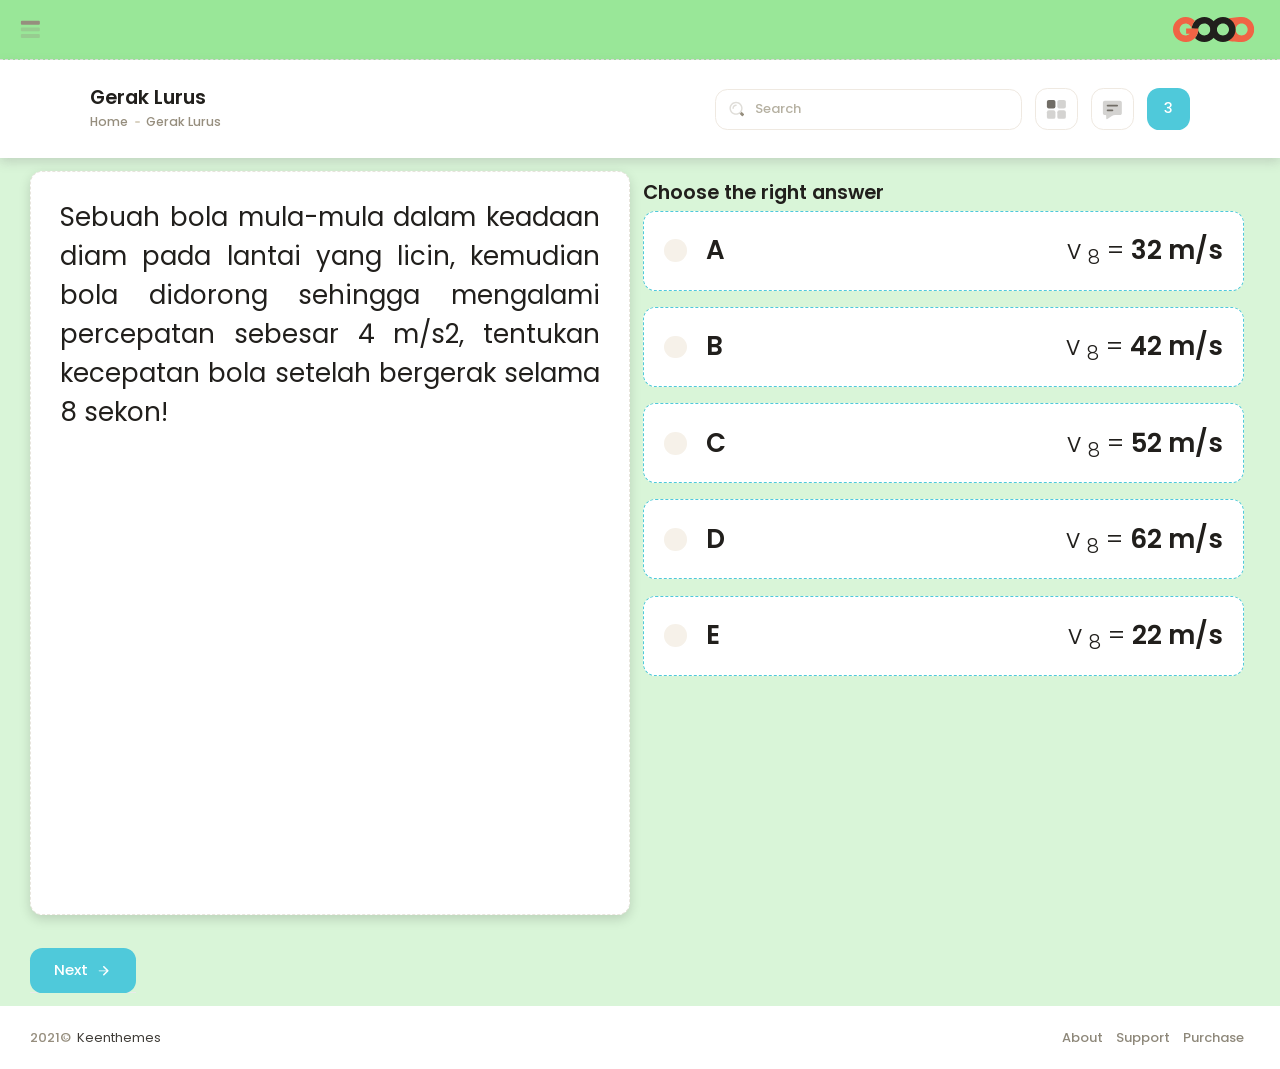
<file: student/quiz.html>
<!DOCTYPE html>
<!--
Author: Keenthemes
Product Name: Good - Bootstrap 5 HTML Admin Dashboard Template
Purchase: https://themes.getbootstrap.com/product/good-bootstrap-5-admin-dashboard-template
Website: http://www.keenthemes.com
Contact: support@keenthemes.com
Follow: www.twitter.com/keenthemes
Dribbble: www.dribbble.com/keenthemes
Like: www.facebook.com/keenthemes
License: For each use you must have a valid license purchased only from above link in order to legally use the theme for your project.
-->
<html lang="en">
	<!--begin::Head-->
	<head>
		<title>Gerak Lurus | Gamification</title>
		<meta charset="utf-8" />
		<meta name="description" content="Good admin dashboard live demo. Check out all the features of the admin panel. A large number of settings, additional services and widgets." />
		<meta name="keywords" content="Good, bootstrap, bootstrap 5, admin themes, free admin themes, bootstrap admin, bootstrap dashboard, bootstrap dark mode" />
		<meta name="viewport" content="width=device-width, initial-scale=1" />
		<meta property="og:locale" content="en_US" />
		<meta property="og:type" content="article" />
		<meta property="og:title" content="Good - Bootstrap 5 HTML Admin Dashboard Template" />
		<meta property="og:url" content="https://themes.getbootstrap.com/product/good-bootstrap-5-admin-dashboard-template" />
		<meta property="og:site_name" content="Keenthemes | Good" />
		<link rel="canonical" href="https://preview.keenthemes.com/good" />
		<link rel="shortcut icon" href="../assets/media/logos/favicon.ico" />
		<!--begin::Fonts-->
		<link rel="stylesheet" href="https://fonts.googleapis.com/css?family=Poppins:300,400,500,600,700" />
		<!--end::Fonts-->
		<!--begin::Page Vendor Stylesheets(used by this page)-->
		<link href="../assets/plugins/custom/datatables/datatables.bundle.css" rel="stylesheet" type="text/css" />
		<link href="../assets/plugins/custom/vis-timeline/vis-timeline.bundle.css" rel="stylesheet" type="text/css" />
		<!--end::Page Vendor Stylesheets-->
		<!--begin::Global Stylesheets Bundle(used by all pages)-->
		<link href="../assets/plugins/global/plugins.bundle.css" rel="stylesheet" type="text/css" />
		<link href="../assets/css/student-style.bundle.css" rel="stylesheet" type="text/css" />
		<!--end::Global Stylesheets Bundle-->
		<!--Begin::Google Tag Manager -->
		<script>(function(w,d,s,l,i){w[l]=w[l]||[];w[l].push({'gtm.start': new Date().getTime(),event:'gtm.js'});var f=d.getElementsByTagName(s)[0], j=d.createElement(s),dl=l!='dataLayer'?'&amp;l='+l:'';j.async=true;j.src= 'https://www.googletagmanager.com/gtm.js?id='+i+dl;f.parentNode.insertBefore(j,f); })(window,document,'script','dataLayer','GTM-5FS8GGP');</script>
		<!--End::Google Tag Manager -->
	</head>
	<!--end::Head-->
	<!--begin::Body-->
	<body id="kt_body" class="aside-enabled">
		<!--begin::Main-->
		<!--begin::Root-->
		<div class="d-flex flex-column flex-root">
			<!--begin::Page-->
			<div class="page d-flex flex-row flex-column-fluid">
				<!--begin::Aside-->
				<div id="kt_aside" class="aside" data-kt-drawer="true" data-kt-drawer-name="aside" data-kt-drawer-activate="{default: true, lg: true}" data-kt-drawer-overlay="true" data-kt-drawer-width="{default:'200px', '300px': '250px'}" data-kt-drawer-direction="start" data-kt-drawer-toggle="#kt_aside_mobile_toggle">
					<!--begin::Aside toolbar-->
					<div class="aside-toolbar py-5" id="kt_aside_toolbar">
						<!--begin::Aside select-->
						<div class="d-flex justify-content-center-stack">
							<!--begin::Logo-->
							<a href="../index.html">
								<img alt="Logo" src="../assets/media/logos/default.svg" class="h-25px" />
							</a>
							<!--end::Logo-->
						</div>
						<!--end::Aside select-->
					</div>
					<!--end::Aside toolbar-->
					<!--begin::Aside menu-->
					<div class="aside-menu flex-column-fluid">
						<!--begin::Aside Menu-->
						<div class="hover-scroll-overlay-y px-2 my-5 my-lg-5" id="kt_aside_menu_wrapper" data-kt-scroll="true" data-kt-scroll-height="auto" data-kt-scroll-dependencies="{default: '#kt_aside_toolbar, #kt_aside_footer', lg: '#kt_header, #kt_aside_toolbar, #kt_aside_footer'}" data-kt-scroll-offset="0">
							<!--begin::Menu-->
							<div class="menu menu-column menu-title-gray-800 menu-state-title-primary menu-state-icon-primary menu-state-bullet-primary menu-arrow-gray-500 fw-bold" id="#kt_aside_menu" data-kt-menu="true">
								<div class="menu-item">
									<a class="menu-link" href="./dashboard.html">
										<span class="menu-bullet">
											<span class="bullet bullet-dot"></span>
										</span>
										<span class="menu-title">Dashboard</span>
									</a>
								</div>
							</div>
							<!--end::Menu-->
						</div>
						<!--end::Aside Menu-->
					</div>
					<!--end::Aside menu-->
					<!--begin::Footer-->
					<div class="aside-footer flex-column-auto pb-5" id="kt_aside_footer">
						<!--begin::Aside user-->
						<div class="aside-user">
							<!--begin::User-->
							<div class="aside-user d-flex align-items-sm-center justify-content-center py-5">
								<!--begin::User image-->
								<div class="me-5">
									<!--begin::Symbol-->
									<div class="symbol symbol-40px cursor-pointer" data-kt-menu-trigger="{default: 'click', lg: 'hover'}" data-kt-menu-placement="bottom-start" data-kt-menu-overflow="true">
										<img src="../assets/media/avatars/150-26.jpg" alt="" />
									</div>
									<!--end::Symbol-->
									<!--begin::Menu-->
									<div class="menu menu-sub menu-sub-dropdown menu-column menu-rounded menu-gray-800 menu-state-bg menu-state-primary fw-bold py-4 fs-6 w-275px" data-kt-menu="true">
										<!--begin::Menu item-->
										<div class="menu-item px-3">
											<div class="menu-content d-flex align-items-center px-3">
												<!--begin::Avatar-->
												<div class="symbol symbol-50px me-5">
													<img alt="Logo" src="../assets/media/avatars/150-26.jpg" />
												</div>
												<!--end::Avatar-->
												<!--begin::Username-->
												<div class="d-flex flex-column">
													<div class="fw-bolder d-flex align-items-center fs-5">Max Smith
													<span class="badge badge-light-success fw-bolder fs-8 px-2 py-1 ms-2">Pro</span></div>
													<a href="#" class="fw-bold text-muted text-hover-primary fs-7">max@kt.com</a>
												</div>
												<!--end::Username-->
											</div>
										</div>
										<!--end::Menu item-->
										<!--begin::Menu separator-->
										<div class="separator my-2"></div>
										<!--end::Menu separator-->
										<!--begin::Menu item-->
										<div class="menu-item px-5">
											<a href="../pages/profile/overview.html" class="menu-link px-5">My Profile</a>
										</div>
										<!--end::Menu item-->
										<!--begin::Menu item-->
										<div class="menu-item px-5">
											<a href="../pages/projects/list.html" class="menu-link px-5">
												<span class="menu-text">My Projects</span>
												<span class="menu-badge">
													<span class="badge badge-light-danger badge-circle fw-bolder fs-7">3</span>
												</span>
											</a>
										</div>
										<!--end::Menu item-->
										<!--begin::Menu item-->
										<div class="menu-item px-5" data-kt-menu-trigger="hover" data-kt-menu-placement="right-end">
											<a href="#" class="menu-link px-5">
												<span class="menu-title">My Subscription</span>
												<span class="menu-arrow"></span>
											</a>
											<!--begin::Menu sub-->
											<div class="menu-sub menu-sub-dropdown w-175px py-4">
												<!--begin::Menu item-->
												<div class="menu-item px-3">
													<a href="../account/referrals.html" class="menu-link px-5">Referrals</a>
												</div>
												<!--end::Menu item-->
												<!--begin::Menu item-->
												<div class="menu-item px-3">
													<a href="../account/billing.html" class="menu-link px-5">Billing</a>
												</div>
												<!--end::Menu item-->
												<!--begin::Menu item-->
												<div class="menu-item px-3">
													<a href="../account/statements.html" class="menu-link px-5">Payments</a>
												</div>
												<!--end::Menu item-->
												<!--begin::Menu item-->
												<div class="menu-item px-3">
													<a href="../account/statements.html" class="menu-link d-flex flex-stack px-5">Statements
													<i class="fas fa-exclamation-circle ms-2 fs-7" data-bs-toggle="tooltip" title="View your statements"></i></a>
												</div>
												<!--end::Menu item-->
												<!--begin::Menu separator-->
												<div class="separator my-2"></div>
												<!--end::Menu separator-->
												<!--begin::Menu item-->
												<div class="menu-item px-3">
													<div class="menu-content px-3">
														<label class="form-check form-switch form-check-custom form-check-solid">
															<input class="form-check-input w-30px h-20px" type="checkbox" value="1" checked="checked" name="notifications" />
															<span class="form-check-label text-muted fs-7">Notifications</span>
														</label>
													</div>
												</div>
												<!--end::Menu item-->
											</div>
											<!--end::Menu sub-->
										</div>
										<!--end::Menu item-->
										<!--begin::Menu item-->
										<div class="menu-item px-5">
											<a href="../account/statements.html" class="menu-link px-5">My Statements</a>
										</div>
										<!--end::Menu item-->
										<!--begin::Menu separator-->
										<div class="separator my-2"></div>
										<!--end::Menu separator-->
										<!--begin::Menu item-->
										<div class="menu-item px-5" data-kt-menu-trigger="hover" data-kt-menu-placement="right-end">
											<a href="#" class="menu-link px-5">
												<span class="menu-title position-relative">Language
												<span class="fs-8 rounded bg-light px-3 py-2 position-absolute translate-middle-y top-50 end-0">English
												<img class="w-15px h-15px rounded-1 ms-2" src="../assets/media/flags/united-states.svg" alt="" /></span></span>
											</a>
											<!--begin::Menu sub-->
											<div class="menu-sub menu-sub-dropdown w-175px py-4">
												<!--begin::Menu item-->
												<div class="menu-item px-3">
													<a href="../account/settings.html" class="menu-link d-flex px-5 active">
													<span class="symbol symbol-20px me-4">
														<img class="rounded-1" src="../assets/media/flags/united-states.svg" alt="" />
													</span>English</a>
												</div>
												<!--end::Menu item-->
												<!--begin::Menu item-->
												<div class="menu-item px-3">
													<a href="../account/settings.html" class="menu-link d-flex px-5">
													<span class="symbol symbol-20px me-4">
														<img class="rounded-1" src="../assets/media/flags/spain.svg" alt="" />
													</span>Spanish</a>
												</div>
												<!--end::Menu item-->
												<!--begin::Menu item-->
												<div class="menu-item px-3">
													<a href="../account/settings.html" class="menu-link d-flex px-5">
													<span class="symbol symbol-20px me-4">
														<img class="rounded-1" src="../assets/media/flags/germany.svg" alt="" />
													</span>German</a>
												</div>
												<!--end::Menu item-->
												<!--begin::Menu item-->
												<div class="menu-item px-3">
													<a href="../account/settings.html" class="menu-link d-flex px-5">
													<span class="symbol symbol-20px me-4">
														<img class="rounded-1" src="../assets/media/flags/japan.svg" alt="" />
													</span>Japanese</a>
												</div>
												<!--end::Menu item-->
												<!--begin::Menu item-->
												<div class="menu-item px-3">
													<a href="../account/settings.html" class="menu-link d-flex px-5">
													<span class="symbol symbol-20px me-4">
														<img class="rounded-1" src="../assets/media/flags/france.svg" alt="" />
													</span>French</a>
												</div>
												<!--end::Menu item-->
											</div>
											<!--end::Menu sub-->
										</div>
										<!--end::Menu item-->
										<!--begin::Menu item-->
										<div class="menu-item px-5 my-1">
											<a href="../account/settings.html" class="menu-link px-5">Account Settings</a>
										</div>
										<!--end::Menu item-->
										<!--begin::Menu item-->
										<div class="menu-item px-5">
											<a href="../authentication/sign-in/basic.html" class="menu-link px-5">Sign Out</a>
										</div>
										<!--end::Menu item-->
										<!--begin::Menu separator-->
										<div class="separator my-2"></div>
										<!--end::Menu separator-->
										<!--begin::Menu item-->
										<div class="menu-item px-5">
											<div class="menu-content px-5">
												<label class="form-check form-switch form-check-custom form-check-solid pulse pulse-success" for="kt_user_menu_dark_mode_toggle">
													<input class="form-check-input w-30px h-20px" type="checkbox" value="1" name="mode" id="kt_user_menu_dark_mode_toggle" data-kt-url="../dark/index.html" />
													<span class="pulse-ring ms-n1"></span>
													<span class="form-check-label text-gray-600 fs-7">Dark Mode</span>
												</label>
											</div>
										</div>
										<!--end::Menu item-->
									</div>
									<!--end::Menu-->
								</div>
								<!--end::User image-->
								<!--begin::Wrapper-->
								<div class="flex-row-fluid flex-wrap">
									<!--begin::Section-->
									<div class="d-flex align-items-center flex-stack">
										<!--begin::Info-->
										<div class="me-2">
											<!--begin::Username-->
											<a href="#" class="text-gray-800 text-hover-primary fs-6 fw-bold lh-0">Paul Melone</a>
											<!--end::Username-->
											<!--begin::Description-->
											<span class="text-gray-400 fw-bold d-block fs-8">Student</span>
											<!--end::Description-->
										</div>
										<!--end::Info-->
										<!--begin::Action-->
										<a href="../index.html" class="btn btn-icon btn-active-color-primary me-n4" data-bs-toggle="tooltip" title="End session and singout">
											<!--begin::Svg Icon | path: icons/duotune/arrows/arr076.svg-->
											<span class="svg-icon svg-icon-2 svg-icon-gray-400">
												<svg xmlns="http://www.w3.org/2000/svg" width="24" height="24" viewBox="0 0 24 24" fill="none">
													<rect opacity="0.3" width="12" height="2" rx="1" transform="matrix(-1 0 0 1 15.5 11)" fill="black" />
													<path d="M13.6313 11.6927L11.8756 10.2297C11.4054 9.83785 11.3732 9.12683 11.806 8.69401C12.1957 8.3043 12.8216 8.28591 13.2336 8.65206L16.1592 11.2526C16.6067 11.6504 16.6067 12.3496 16.1592 12.7474L13.2336 15.3479C12.8216 15.7141 12.1957 15.6957 11.806 15.306C11.3732 14.8732 11.4054 14.1621 11.8756 13.7703L13.6313 12.3073C13.8232 12.1474 13.8232 11.8526 13.6313 11.6927Z" fill="black" />
													<path d="M8 5V6C8 6.55228 8.44772 7 9 7C9.55228 7 10 6.55228 10 6C10 5.44772 10.4477 5 11 5H18C18.5523 5 19 5.44772 19 6V18C19 18.5523 18.5523 19 18 19H11C10.4477 19 10 18.5523 10 18C10 17.4477 9.55228 17 9 17C8.44772 17 8 17.4477 8 18V19C8 20.1046 8.89543 21 10 21H19C20.1046 21 21 20.1046 21 19V5C21 3.89543 20.1046 3 19 3H10C8.89543 3 8 3.89543 8 5Z" fill="#C4C4C4" />
												</svg>
											</span>
											<!--end::Svg Icon-->
										</a>
										<!--end::Action-->
									</div>
									<!--end::Section-->
								</div>
								<!--end::Wrapper-->
							</div>
							<!--end::User-->
						</div>
						<!--end::Aside user-->
					</div>
					<!--end::Footer-->
				</div>
				<!--end::Aside-->
				<!--begin::Wrapper-->
				<div class="d-flex flex-column flex-row-fluid" id="kt_wrapper">
					<!--begin::Header-->
					<div id="kt_header" class="header align-items-stretch">
						<!--begin::Brand-->
						<div class="header-brand">
							<!--begin::Aside toggle-->
							<div class="d-flex align-items-center ms-n3 me-1" title="Show aside menu">
								<div class="btn btn-icon btn-active-color-primary w-30px h-30px" id="kt_aside_mobile_toggle">
									<!--begin::Svg Icon | path: icons/duotune/abstract/abs015.svg-->
									<span class="svg-icon svg-icon-1">
										<svg xmlns="http://www.w3.org/2000/svg" width="24" height="24" viewBox="0 0 24 24" fill="none">
											<path d="M21 7H3C2.4 7 2 6.6 2 6V4C2 3.4 2.4 3 3 3H21C21.6 3 22 3.4 22 4V6C22 6.6 21.6 7 21 7Z" fill="black" />
											<path opacity="0.3" d="M21 14H3C2.4 14 2 13.6 2 13V11C2 10.4 2.4 10 3 10H21C21.6 10 22 10.4 22 11V13C22 13.6 21.6 14 21 14ZM22 20V18C22 17.4 21.6 17 21 17H3C2.4 17 2 17.4 2 18V20C2 20.6 2.4 21 3 21H21C21.6 21 22 20.6 22 20Z" fill="black" />
										</svg>
									</span>
									<!--end::Svg Icon-->
								</div>
							</div>
							<!--end::Aside toggle-->
							<!--begin::Logo-->
							<a href="../index.html">
								<img alt="Logo" src="../assets/media/logos/default.svg" class="h-25px" />
							</a>
							<!--end::Logo-->
						</div>
						<!--end::Brand-->
					</div>
					<!--end::Header-->
					<!--Begin::User Header-->
					<div class="container-fluid user-header">
						<div class="toolbar toolbar-custom mb-2">
							<!--begin::Toolbar-->
							<div class="container-fluid py-6 py-lg-0 d-flex flex-column flex-sm-row align-items-lg-stretch justify-content-sm-between">
								<!--begin::Page title-->
								<div class="page-title d-flex flex-column me-5">
									<!--begin::Title-->
									<h1 class="d-flex flex-column text-dark fw-bolder fs-2 mb-0">Gerak Lurus</h1>
									<!--end::Title-->
									<!--begin::Breadcrumb-->
									<ul class="breadcrumb breadcrumb-separatorless fw-bold fs-7 pt-1">
										<!--begin::Item-->
										<li class="breadcrumb-item text-muted">
											<a href="./dashboard.html" class="text-muted text-hover-primary">Home</a>
										</li>
										<!--end::Item-->
										<!--begin::Item-->
										<li class="breadcrumb-item">
											<span class="bullet bg-gray-300 w-5px h-2px"></span>
										</li>
										<!--end::Item-->
										<!--begin::Item-->
										<li class="breadcrumb-item text-muted">Gerak Lurus</li>
										<!--end::Item-->
										<!--begin::Item-->
										<!-- <li class="breadcrumb-item">
											<span class="bullet bg-gray-300 w-5px h-2px"></span>
										</li> -->
										<!--end::Item-->
										<!--begin::Item-->
										<!-- <li class="breadcrumb-item text-dark">Marketing</li> -->
										<!--end::Item-->
									</ul>
									<!--end::Breadcrumb-->
								</div>
								<!--end::Page title-->
								<!--begin::Action group-->
								<div class="d-flex align-items-center overflow-auto pt-3 pt-sm-0">
									<!--begin::Action wrapper-->
									<div class="header-search me-4">
										<!--begin::Menu- wrapper-->
										<!--begin::Search-->
										<div id="kt_header_search" class="d-flex align-items-center" data-kt-search-keypress="true" data-kt-search-min-length="2" data-kt-search-enter="enter" data-kt-search-layout="menu" data-kt-menu-trigger="auto" data-kt-menu-permanent="true" data-kt-menu-placement="bottom-end" data-kt-menu-flip="bottom">
											<!--begin::Form-->
											<form data-kt-search-element="form" class="w-100 position-relative" autocomplete="off">
												<!--begin::Hidden input(Added to disable form autocomplete)-->
												<input type="hidden" />
												<!--end::Hidden input-->
												<!--begin::Icon-->
												<!--begin::Svg Icon | path: icons/duotune/general/gen004.svg-->
												<span class="svg-icon svg-icon-3 search-icon position-absolute top-50 translate-middle-y ms-4">
													<svg xmlns="http://www.w3.org/2000/svg" width="24" height="24" viewBox="0 0 24 24" fill="none">
														<path d="M21.7 18.9L18.6 15.8C17.9 16.9 16.9 17.9 15.8 18.6L18.9 21.7C19.3 22.1 19.9 22.1 20.3 21.7L21.7 20.3C22.1 19.9 22.1 19.3 21.7 18.9Z" fill="black" />
														<path opacity="0.3" d="M11 20C6 20 2 16 2 11C2 6 6 2 11 2C16 2 20 6 20 11C20 16 16 20 11 20ZM11 4C7.1 4 4 7.1 4 11C4 14.9 7.1 18 11 18C14.9 18 18 14.9 18 11C18 7.1 14.9 4 11 4ZM8 11C8 9.3 9.3 8 11 8C11.6 8 12 7.6 12 7C12 6.4 11.6 6 11 6C8.2 6 6 8.2 6 11C6 11.6 6.4 12 7 12C7.6 12 8 11.6 8 11Z" fill="black" />
													</svg>
												</span>
												<!--end::Svg Icon-->
												<!--end::Icon-->
												<!--begin::Input-->
												<input type="text" class="form-control bg-transparent ps-12" name="search" value="" placeholder="Search" data-kt-search-element="input" />
												<!--end::Input-->
												<!--begin::Spinner-->
												<span class="position-absolute top-50 end-0 translate-middle-y lh-0 d-none me-5" data-kt-search-element="spinner">
													<span class="spinner-border h-15px w-15px align-middle text-gray-400"></span>
												</span>
												<!--end::Spinner-->
												<!--begin::Reset-->
												<span class="btn btn-flush btn-active-color-primary position-absolute top-50 end-0 translate-middle-y lh-0 d-none me-4" data-kt-search-element="clear">
													<!--begin::Svg Icon | path: icons/duotune/arrows/arr061.svg-->
													<span class="svg-icon svg-icon-2 svg-icon-lg-1 me-0">
														<svg xmlns="http://www.w3.org/2000/svg" width="24" height="24" viewBox="0 0 24 24" fill="none">
															<rect opacity="0.5" x="6" y="17.3137" width="16" height="2" rx="1" transform="rotate(-45 6 17.3137)" fill="black" />
															<rect x="7.41422" y="6" width="16" height="2" rx="1" transform="rotate(45 7.41422 6)" fill="black" />
														</svg>
													</span>
													<!--end::Svg Icon-->
												</span>
												<!--end::Reset-->
											</form>
											<!--end::Form-->
											<!--begin::Menu-->
											<div data-kt-search-element="content" class="menu menu-sub menu-sub-dropdown w-300px w-md-350px py-7 px-7 overflow-hidden">
												<!--begin::Wrapper-->
												<div data-kt-search-element="wrapper">
													<!--begin::Recently viewed-->
													<div data-kt-search-element="results" class="d-none">
														<!--begin::Items-->
														<div class="scroll-y mh-200px mh-lg-350px">
															<!--begin::Category title-->
															<h3 class="fs-5 text-muted m-0 pb-5" data-kt-search-element="category-title">Users</h3>
															<!--end::Category title-->
															<!--begin::Item-->
															<a href="#" class="d-flex text-dark text-hover-primary align-items-center mb-5">
																<!--begin::Symbol-->
																<div class="symbol symbol-40px me-4">
																	<img src="../assets/media/avatars/150-1.jpg" alt="" />
																</div>
																<!--end::Symbol-->
																<!--begin::Title-->
																<div class="d-flex flex-column justify-content-start fw-bold">
																	<span class="fs-6 fw-bold">Karina Clark</span>
																	<span class="fs-7 fw-bold text-muted">Marketing Manager</span>
																</div>
																<!--end::Title-->
															</a>
															<!--end::Item-->
															<!--begin::Item-->
															<a href="#" class="d-flex text-dark text-hover-primary align-items-center mb-5">
																<!--begin::Symbol-->
																<div class="symbol symbol-40px me-4">
																	<img src="../assets/media/avatars/150-3.jpg" alt="" />
																</div>
																<!--end::Symbol-->
																<!--begin::Title-->
																<div class="d-flex flex-column justify-content-start fw-bold">
																	<span class="fs-6 fw-bold">Olivia Bold</span>
																	<span class="fs-7 fw-bold text-muted">Software Engineer</span>
																</div>
																<!--end::Title-->
															</a>
															<!--end::Item-->
															<!--begin::Item-->
															<a href="#" class="d-flex text-dark text-hover-primary align-items-center mb-5">
																<!--begin::Symbol-->
																<div class="symbol symbol-40px me-4">
																	<img src="../assets/media/avatars/150-8.jpg" alt="" />
																</div>
																<!--end::Symbol-->
																<!--begin::Title-->
																<div class="d-flex flex-column justify-content-start fw-bold">
																	<span class="fs-6 fw-bold">Ana Clark</span>
																	<span class="fs-7 fw-bold text-muted">UI/UX Designer</span>
																</div>
																<!--end::Title-->
															</a>
															<!--end::Item-->
															<!--begin::Item-->
															<a href="#" class="d-flex text-dark text-hover-primary align-items-center mb-5">
																<!--begin::Symbol-->
																<div class="symbol symbol-40px me-4">
																	<img src="../assets/media/avatars/150-11.jpg" alt="" />
																</div>
																<!--end::Symbol-->
																<!--begin::Title-->
																<div class="d-flex flex-column justify-content-start fw-bold">
																	<span class="fs-6 fw-bold">Nick Pitola</span>
																	<span class="fs-7 fw-bold text-muted">Art Director</span>
																</div>
																<!--end::Title-->
															</a>
															<!--end::Item-->
															<!--begin::Item-->
															<a href="#" class="d-flex text-dark text-hover-primary align-items-center mb-5">
																<!--begin::Symbol-->
																<div class="symbol symbol-40px me-4">
																	<img src="../assets/media/avatars/150-12.jpg" alt="" />
																</div>
																<!--end::Symbol-->
																<!--begin::Title-->
																<div class="d-flex flex-column justify-content-start fw-bold">
																	<span class="fs-6 fw-bold">Edward Kulnic</span>
																	<span class="fs-7 fw-bold text-muted">System Administrator</span>
																</div>
																<!--end::Title-->
															</a>
															<!--end::Item-->
															<!--begin::Category title-->
															<h3 class="fs-5 text-muted m-0 pt-5 pb-5" data-kt-search-element="category-title">Customers</h3>
															<!--end::Category title-->
															<!--begin::Item-->
															<a href="#" class="d-flex text-dark text-hover-primary align-items-center mb-5">
																<!--begin::Symbol-->
																<div class="symbol symbol-40px me-4">
																	<span class="symbol-label bg-light">
																		<img class="w-20px h-20px" src="../assets/media/svg/brand-logos/volicity-9.svg" alt="" />
																	</span>
																</div>
																<!--end::Symbol-->
																<!--begin::Title-->
																<div class="d-flex flex-column justify-content-start fw-bold">
																	<span class="fs-6 fw-bold">Company Rbranding</span>
																	<span class="fs-7 fw-bold text-muted">UI Design</span>
																</div>
																<!--end::Title-->
															</a>
															<!--end::Item-->
															<!--begin::Item-->
															<a href="#" class="d-flex text-dark text-hover-primary align-items-center mb-5">
																<!--begin::Symbol-->
																<div class="symbol symbol-40px me-4">
																	<span class="symbol-label bg-light">
																		<img class="w-20px h-20px" src="../assets/media/svg/brand-logos/tvit.svg" alt="" />
																	</span>
																</div>
																<!--end::Symbol-->
																<!--begin::Title-->
																<div class="d-flex flex-column justify-content-start fw-bold">
																	<span class="fs-6 fw-bold">Company Re-branding</span>
																	<span class="fs-7 fw-bold text-muted">Web Development</span>
																</div>
																<!--end::Title-->
															</a>
															<!--end::Item-->
															<!--begin::Item-->
															<a href="#" class="d-flex text-dark text-hover-primary align-items-center mb-5">
																<!--begin::Symbol-->
																<div class="symbol symbol-40px me-4">
																	<span class="symbol-label bg-light">
																		<img class="w-20px h-20px" src="../assets/media/svg/misc/infography.svg" alt="" />
																	</span>
																</div>
																<!--end::Symbol-->
																<!--begin::Title-->
																<div class="d-flex flex-column justify-content-start fw-bold">
																	<span class="fs-6 fw-bold">Business Analytics App</span>
																	<span class="fs-7 fw-bold text-muted">Administration</span>
																</div>
																<!--end::Title-->
															</a>
															<!--end::Item-->
															<!--begin::Item-->
															<a href="#" class="d-flex text-dark text-hover-primary align-items-center mb-5">
																<!--begin::Symbol-->
																<div class="symbol symbol-40px me-4">
																	<span class="symbol-label bg-light">
																		<img class="w-20px h-20px" src="../assets/media/svg/brand-logos/leaf.svg" alt="" />
																	</span>
																</div>
																<!--end::Symbol-->
																<!--begin::Title-->
																<div class="d-flex flex-column justify-content-start fw-bold">
																	<span class="fs-6 fw-bold">EcoLeaf App Launch</span>
																	<span class="fs-7 fw-bold text-muted">Marketing</span>
																</div>
																<!--end::Title-->
															</a>
															<!--end::Item-->
															<!--begin::Item-->
															<a href="#" class="d-flex text-dark text-hover-primary align-items-center mb-5">
																<!--begin::Symbol-->
																<div class="symbol symbol-40px me-4">
																	<span class="symbol-label bg-light">
																		<img class="w-20px h-20px" src="../assets/media/svg/brand-logos/tower.svg" alt="" />
																	</span>
																</div>
																<!--end::Symbol-->
																<!--begin::Title-->
																<div class="d-flex flex-column justify-content-start fw-bold">
																	<span class="fs-6 fw-bold">Tower Group Website</span>
																	<span class="fs-7 fw-bold text-muted">Google Adwords</span>
																</div>
																<!--end::Title-->
															</a>
															<!--end::Item-->
															<!--begin::Category title-->
															<h3 class="fs-5 text-muted m-0 pt-5 pb-5" data-kt-search-element="category-title">Projects</h3>
															<!--end::Category title-->
															<!--begin::Item-->
															<a href="#" class="d-flex text-dark text-hover-primary align-items-center mb-5">
																<!--begin::Symbol-->
																<div class="symbol symbol-40px me-4">
																	<span class="symbol-label bg-light">
																		<!--begin::Svg Icon | path: icons/duotune/general/gen005.svg-->
																		<span class="svg-icon svg-icon-2 svg-icon-primary">
																			<svg xmlns="http://www.w3.org/2000/svg" width="24" height="24" viewBox="0 0 24 24" fill="none">
																				<path opacity="0.3" d="M19 22H5C4.4 22 4 21.6 4 21V3C4 2.4 4.4 2 5 2H14L20 8V21C20 21.6 19.6 22 19 22ZM15 17C15 16.4 14.6 16 14 16H8C7.4 16 7 16.4 7 17C7 17.6 7.4 18 8 18H14C14.6 18 15 17.6 15 17ZM17 12C17 11.4 16.6 11 16 11H8C7.4 11 7 11.4 7 12C7 12.6 7.4 13 8 13H16C16.6 13 17 12.6 17 12ZM17 7C17 6.4 16.6 6 16 6H8C7.4 6 7 6.4 7 7C7 7.6 7.4 8 8 8H16C16.6 8 17 7.6 17 7Z" fill="black" />
																				<path d="M15 8H20L14 2V7C14 7.6 14.4 8 15 8Z" fill="black" />
																			</svg>
																		</span>
																		<!--end::Svg Icon-->
																	</span>
																</div>
																<!--end::Symbol-->
																<!--begin::Title-->
																<div class="d-flex flex-column">
																	<span class="fs-6 fw-bold">Si-Fi Project by AU Themes</span>
																	<span class="fs-7 fw-bold text-muted">#45670</span>
																</div>
																<!--end::Title-->
															</a>
															<!--end::Item-->
															<!--begin::Item-->
															<a href="#" class="d-flex text-dark text-hover-primary align-items-center mb-5">
																<!--begin::Symbol-->
																<div class="symbol symbol-40px me-4">
																	<span class="symbol-label bg-light">
																		<!--begin::Svg Icon | path: icons/duotune/general/gen032.svg-->
																		<span class="svg-icon svg-icon-2 svg-icon-primary">
																			<svg xmlns="http://www.w3.org/2000/svg" width="24" height="24" viewBox="0 0 24 24" fill="none">
																				<rect x="8" y="9" width="3" height="10" rx="1.5" fill="black" />
																				<rect opacity="0.5" x="13" y="5" width="3" height="14" rx="1.5" fill="black" />
																				<rect x="18" y="11" width="3" height="8" rx="1.5" fill="black" />
																				<rect x="3" y="13" width="3" height="6" rx="1.5" fill="black" />
																			</svg>
																		</span>
																		<!--end::Svg Icon-->
																	</span>
																</div>
																<!--end::Symbol-->
																<!--begin::Title-->
																<div class="d-flex flex-column">
																	<span class="fs-6 fw-bold">Shopix Mobile App Planning</span>
																	<span class="fs-7 fw-bold text-muted">#45690</span>
																</div>
																<!--end::Title-->
															</a>
															<!--end::Item-->
															<!--begin::Item-->
															<a href="#" class="d-flex text-dark text-hover-primary align-items-center mb-5">
																<!--begin::Symbol-->
																<div class="symbol symbol-40px me-4">
																	<span class="symbol-label bg-light">
																		<!--begin::Svg Icon | path: icons/duotune/communication/com012.svg-->
																		<span class="svg-icon svg-icon-2 svg-icon-primary">
																			<svg xmlns="http://www.w3.org/2000/svg" width="24" height="24" viewBox="0 0 24 24" fill="none">
																				<path opacity="0.3" d="M20 3H4C2.89543 3 2 3.89543 2 5V16C2 17.1046 2.89543 18 4 18H4.5C5.05228 18 5.5 18.4477 5.5 19V21.5052C5.5 22.1441 6.21212 22.5253 6.74376 22.1708L11.4885 19.0077C12.4741 18.3506 13.6321 18 14.8167 18H20C21.1046 18 22 17.1046 22 16V5C22 3.89543 21.1046 3 20 3Z" fill="black" />
																				<rect x="6" y="12" width="7" height="2" rx="1" fill="black" />
																				<rect x="6" y="7" width="12" height="2" rx="1" fill="black" />
																			</svg>
																		</span>
																		<!--end::Svg Icon-->
																	</span>
																</div>
																<!--end::Symbol-->
																<!--begin::Title-->
																<div class="d-flex flex-column">
																	<span class="fs-6 fw-bold">Finance Monitoring SAAS Discussion</span>
																	<span class="fs-7 fw-bold text-muted">#21090</span>
																</div>
																<!--end::Title-->
															</a>
															<!--end::Item-->
															<!--begin::Item-->
															<a href="#" class="d-flex text-dark text-hover-primary align-items-center mb-5">
																<!--begin::Symbol-->
																<div class="symbol symbol-40px me-4">
																	<span class="symbol-label bg-light">
																		<!--begin::Svg Icon | path: icons/duotune/communication/com006.svg-->
																		<span class="svg-icon svg-icon-2 svg-icon-primary">
																			<svg xmlns="http://www.w3.org/2000/svg" width="24" height="24" viewBox="0 0 24 24" fill="none">
																				<path opacity="0.3" d="M22 12C22 17.5 17.5 22 12 22C6.5 22 2 17.5 2 12C2 6.5 6.5 2 12 2C17.5 2 22 6.5 22 12ZM12 7C10.3 7 9 8.3 9 10C9 11.7 10.3 13 12 13C13.7 13 15 11.7 15 10C15 8.3 13.7 7 12 7Z" fill="black" />
																				<path d="M12 22C14.6 22 17 21 18.7 19.4C17.9 16.9 15.2 15 12 15C8.8 15 6.09999 16.9 5.29999 19.4C6.99999 21 9.4 22 12 22Z" fill="black" />
																			</svg>
																		</span>
																		<!--end::Svg Icon-->
																	</span>
																</div>
																<!--end::Symbol-->
																<!--begin::Title-->
																<div class="d-flex flex-column">
																	<span class="fs-6 fw-bold">Dashboard Analitics Launch</span>
																	<span class="fs-7 fw-bold text-muted">#34560</span>
																</div>
																<!--end::Title-->
															</a>
															<!--end::Item-->
														</div>
														<!--end::Items-->
													</div>
													<!--end::Recently viewed-->
													<!--begin::Recently viewed-->
													<div class="mb-4" data-kt-search-element="main">
														<!--begin::Heading-->
														<div class="d-flex flex-stack fw-bold mb-4">
															<!--begin::Label-->
															<span class="text-muted fs-6 me-2">Recently Searched:</span>
															<!--end::Label-->
															<!--begin::Toolbar-->
															<div class="d-flex" data-kt-search-element="toolbar">
																<!--begin::Preferences toggle-->
																<div data-kt-search-element="preferences-show" class="btn btn-icon w-20px btn-sm btn-active-color-primary me-2 data-bs-toggle=" title="Show search preferences">
																	<!--begin::Svg Icon | path: icons/duotune/coding/cod001.svg-->
																	<span class="svg-icon svg-icon-1">
																		<svg xmlns="http://www.w3.org/2000/svg" width="24" height="24" viewBox="0 0 24 24" fill="none">
																			<path opacity="0.3" d="M22.1 11.5V12.6C22.1 13.2 21.7 13.6 21.2 13.7L19.9 13.9C19.7 14.7 19.4 15.5 18.9 16.2L19.7 17.2999C20 17.6999 20 18.3999 19.6 18.7999L18.8 19.6C18.4 20 17.8 20 17.3 19.7L16.2 18.9C15.5 19.3 14.7 19.7 13.9 19.9L13.7 21.2C13.6 21.7 13.1 22.1 12.6 22.1H11.5C10.9 22.1 10.5 21.7 10.4 21.2L10.2 19.9C9.4 19.7 8.6 19.4 7.9 18.9L6.8 19.7C6.4 20 5.7 20 5.3 19.6L4.5 18.7999C4.1 18.3999 4.1 17.7999 4.4 17.2999L5.2 16.2C4.8 15.5 4.4 14.7 4.2 13.9L2.9 13.7C2.4 13.6 2 13.1 2 12.6V11.5C2 10.9 2.4 10.5 2.9 10.4L4.2 10.2C4.4 9.39995 4.7 8.60002 5.2 7.90002L4.4 6.79993C4.1 6.39993 4.1 5.69993 4.5 5.29993L5.3 4.5C5.7 4.1 6.3 4.10002 6.8 4.40002L7.9 5.19995C8.6 4.79995 9.4 4.39995 10.2 4.19995L10.4 2.90002C10.5 2.40002 11 2 11.5 2H12.6C13.2 2 13.6 2.40002 13.7 2.90002L13.9 4.19995C14.7 4.39995 15.5 4.69995 16.2 5.19995L17.3 4.40002C17.7 4.10002 18.4 4.1 18.8 4.5L19.6 5.29993C20 5.69993 20 6.29993 19.7 6.79993L18.9 7.90002C19.3 8.60002 19.7 9.39995 19.9 10.2L21.2 10.4C21.7 10.5 22.1 11 22.1 11.5ZM12.1 8.59998C10.2 8.59998 8.6 10.2 8.6 12.1C8.6 14 10.2 15.6 12.1 15.6C14 15.6 15.6 14 15.6 12.1C15.6 10.2 14 8.59998 12.1 8.59998Z" fill="black" />
																			<path d="M17.1 12.1C17.1 14.9 14.9 17.1 12.1 17.1C9.30001 17.1 7.10001 14.9 7.10001 12.1C7.10001 9.29998 9.30001 7.09998 12.1 7.09998C14.9 7.09998 17.1 9.29998 17.1 12.1ZM12.1 10.1C11 10.1 10.1 11 10.1 12.1C10.1 13.2 11 14.1 12.1 14.1C13.2 14.1 14.1 13.2 14.1 12.1C14.1 11 13.2 10.1 12.1 10.1Z" fill="black" />
																		</svg>
																	</span>
																	<!--end::Svg Icon-->
																</div>
																<!--end::Preferences toggle-->
																<!--begin::Advanced search toggle-->
																<div data-kt-search-element="advanced-options-form-show" class="btn btn-icon w-20px btn-sm btn-active-color-primary me-n1" data-bs-toggle="tooltip" title="Show more search options">
																	<!--begin::Svg Icon | path: icons/duotune/arrows/arr072.svg-->
																	<span class="svg-icon svg-icon-2">
																		<svg xmlns="http://www.w3.org/2000/svg" width="24" height="24" viewBox="0 0 24 24" fill="none">
																			<path d="M11.4343 12.7344L7.25 8.55005C6.83579 8.13583 6.16421 8.13584 5.75 8.55005C5.33579 8.96426 5.33579 9.63583 5.75 10.05L11.2929 15.5929C11.6834 15.9835 12.3166 15.9835 12.7071 15.5929L18.25 10.05C18.6642 9.63584 18.6642 8.96426 18.25 8.55005C17.8358 8.13584 17.1642 8.13584 16.75 8.55005L12.5657 12.7344C12.2533 13.0468 11.7467 13.0468 11.4343 12.7344Z" fill="black" />
																		</svg>
																	</span>
																	<!--end::Svg Icon-->
																</div>
																<!--end::Advanced search toggle-->
															</div>
															<!--end::Toolbar-->
														</div>
														<!--end::Heading-->
														<!--begin::Items-->
														<div class="scroll-y mh-200px mh-lg-325px">
															<!--begin::Item-->
															<div class="d-flex align-items-center mb-5">
																<!--begin::Symbol-->
																<div class="symbol symbol-40px me-4">
																	<span class="symbol-label bg-light">
																		<!--begin::Svg Icon | path: icons/duotune/electronics/elc004.svg-->
																		<span class="svg-icon svg-icon-2 svg-icon-primary">
																			<svg xmlns="http://www.w3.org/2000/svg" width="24" height="24" viewBox="0 0 24 24" fill="none">
																				<path d="M2 16C2 16.6 2.4 17 3 17H21C21.6 17 22 16.6 22 16V15H2V16Z" fill="black" />
																				<path opacity="0.3" d="M21 3H3C2.4 3 2 3.4 2 4V15H22V4C22 3.4 21.6 3 21 3Z" fill="black" />
																				<path opacity="0.3" d="M15 17H9V20H15V17Z" fill="black" />
																			</svg>
																		</span>
																		<!--end::Svg Icon-->
																	</span>
																</div>
																<!--end::Symbol-->
																<!--begin::Title-->
																<div class="d-flex flex-column">
																	<a href="#" class="fs-6 text-gray-800 text-hover-primary fw-bold">BoomApp by Keenthemes</a>
																	<span class="fs-7 text-muted fw-bold">#45789</span>
																</div>
																<!--end::Title-->
															</div>
															<!--end::Item-->
															<!--begin::Item-->
															<div class="d-flex align-items-center mb-5">
																<!--begin::Symbol-->
																<div class="symbol symbol-40px me-4">
																	<span class="symbol-label bg-light">
																		<!--begin::Svg Icon | path: icons/duotune/graphs/gra001.svg-->
																		<span class="svg-icon svg-icon-2 svg-icon-primary">
																			<svg xmlns="http://www.w3.org/2000/svg" width="24" height="24" viewBox="0 0 24 24" fill="none">
																				<path opacity="0.3" d="M14 3V21H10V3C10 2.4 10.4 2 11 2H13C13.6 2 14 2.4 14 3ZM7 14H5C4.4 14 4 14.4 4 15V21H8V15C8 14.4 7.6 14 7 14Z" fill="black" />
																				<path d="M21 20H20V8C20 7.4 19.6 7 19 7H17C16.4 7 16 7.4 16 8V20H3C2.4 20 2 20.4 2 21C2 21.6 2.4 22 3 22H21C21.6 22 22 21.6 22 21C22 20.4 21.6 20 21 20Z" fill="black" />
																			</svg>
																		</span>
																		<!--end::Svg Icon-->
																	</span>
																</div>
																<!--end::Symbol-->
																<!--begin::Title-->
																<div class="d-flex flex-column">
																	<a href="#" class="fs-6 text-gray-800 text-hover-primary fw-bold">"Kept API Project Meeting</a>
																	<span class="fs-7 text-muted fw-bold">#84050</span>
																</div>
																<!--end::Title-->
															</div>
															<!--end::Item-->
															<!--begin::Item-->
															<div class="d-flex align-items-center mb-5">
																<!--begin::Symbol-->
																<div class="symbol symbol-40px me-4">
																	<span class="symbol-label bg-light">
																		<!--begin::Svg Icon | path: icons/duotune/graphs/gra006.svg-->
																		<span class="svg-icon svg-icon-2 svg-icon-primary">
																			<svg xmlns="http://www.w3.org/2000/svg" width="24" height="24" viewBox="0 0 24 24" fill="none">
																				<path d="M13 5.91517C15.8 6.41517 18 8.81519 18 11.8152C18 12.5152 17.9 13.2152 17.6 13.9152L20.1 15.3152C20.6 15.6152 21.4 15.4152 21.6 14.8152C21.9 13.9152 22.1 12.9152 22.1 11.8152C22.1 7.01519 18.8 3.11521 14.3 2.01521C13.7 1.91521 13.1 2.31521 13.1 3.01521V5.91517H13Z" fill="black" />
																				<path opacity="0.3" d="M19.1 17.0152C19.7 17.3152 19.8 18.1152 19.3 18.5152C17.5 20.5152 14.9 21.7152 12 21.7152C9.1 21.7152 6.50001 20.5152 4.70001 18.5152C4.30001 18.0152 4.39999 17.3152 4.89999 17.0152L7.39999 15.6152C8.49999 16.9152 10.2 17.8152 12 17.8152C13.8 17.8152 15.5 17.0152 16.6 15.6152L19.1 17.0152ZM6.39999 13.9151C6.19999 13.2151 6 12.5152 6 11.8152C6 8.81517 8.2 6.41515 11 5.91515V3.01519C11 2.41519 10.4 1.91519 9.79999 2.01519C5.29999 3.01519 2 7.01517 2 11.8152C2 12.8152 2.2 13.8152 2.5 14.8152C2.7 15.4152 3.4 15.7152 4 15.3152L6.39999 13.9151Z" fill="black" />
																			</svg>
																		</span>
																		<!--end::Svg Icon-->
																	</span>
																</div>
																<!--end::Symbol-->
																<!--begin::Title-->
																<div class="d-flex flex-column">
																	<a href="#" class="fs-6 text-gray-800 text-hover-primary fw-bold">"KPI Monitoring App Launch</a>
																	<span class="fs-7 text-muted fw-bold">#84250</span>
																</div>
																<!--end::Title-->
															</div>
															<!--end::Item-->
															<!--begin::Item-->
															<div class="d-flex align-items-center mb-5">
																<!--begin::Symbol-->
																<div class="symbol symbol-40px me-4">
																	<span class="symbol-label bg-light">
																		<!--begin::Svg Icon | path: icons/duotune/graphs/gra002.svg-->
																		<span class="svg-icon svg-icon-2 svg-icon-primary">
																			<svg xmlns="http://www.w3.org/2000/svg" width="24" height="24" viewBox="0 0 24 24" fill="none">
																				<path opacity="0.3" d="M20 8L12.5 5L5 14V19H20V8Z" fill="black" />
																				<path d="M21 18H6V3C6 2.4 5.6 2 5 2C4.4 2 4 2.4 4 3V18H3C2.4 18 2 18.4 2 19C2 19.6 2.4 20 3 20H4V21C4 21.6 4.4 22 5 22C5.6 22 6 21.6 6 21V20H21C21.6 20 22 19.6 22 19C22 18.4 21.6 18 21 18Z" fill="black" />
																			</svg>
																		</span>
																		<!--end::Svg Icon-->
																	</span>
																</div>
																<!--end::Symbol-->
																<!--begin::Title-->
																<div class="d-flex flex-column">
																	<a href="#" class="fs-6 text-gray-800 text-hover-primary fw-bold">Project Reference FAQ</a>
																	<span class="fs-7 text-muted fw-bold">#67945</span>
																</div>
																<!--end::Title-->
															</div>
															<!--end::Item-->
															<!--begin::Item-->
															<div class="d-flex align-items-center mb-5">
																<!--begin::Symbol-->
																<div class="symbol symbol-40px me-4">
																	<span class="symbol-label bg-light">
																		<!--begin::Svg Icon | path: icons/duotune/communication/com010.svg-->
																		<span class="svg-icon svg-icon-2 svg-icon-primary">
																			<svg xmlns="http://www.w3.org/2000/svg" width="24" height="24" viewBox="0 0 24 24" fill="none">
																				<path d="M6 8.725C6 8.125 6.4 7.725 7 7.725H14L18 11.725V12.925L22 9.725L12.6 2.225C12.2 1.925 11.7 1.925 11.4 2.225L2 9.725L6 12.925V8.725Z" fill="black" />
																				<path opacity="0.3" d="M22 9.72498V20.725C22 21.325 21.6 21.725 21 21.725H3C2.4 21.725 2 21.325 2 20.725V9.72498L11.4 17.225C11.8 17.525 12.3 17.525 12.6 17.225L22 9.72498ZM15 11.725H18L14 7.72498V10.725C14 11.325 14.4 11.725 15 11.725Z" fill="black" />
																			</svg>
																		</span>
																		<!--end::Svg Icon-->
																	</span>
																</div>
																<!--end::Symbol-->
																<!--begin::Title-->
																<div class="d-flex flex-column">
																	<a href="#" class="fs-6 text-gray-800 text-hover-primary fw-bold">"FitPro App Development</a>
																	<span class="fs-7 text-muted fw-bold">#84250</span>
																</div>
																<!--end::Title-->
															</div>
															<!--end::Item-->
															<!--begin::Item-->
															<div class="d-flex align-items-center mb-5">
																<!--begin::Symbol-->
																<div class="symbol symbol-40px me-4">
																	<span class="symbol-label bg-light">
																		<!--begin::Svg Icon | path: icons/duotune/finance/fin001.svg-->
																		<span class="svg-icon svg-icon-2 svg-icon-primary">
																			<svg xmlns="http://www.w3.org/2000/svg" width="24" height="24" viewBox="0 0 24 24" fill="none">
																				<path d="M20 19.725V18.725C20 18.125 19.6 17.725 19 17.725H5C4.4 17.725 4 18.125 4 18.725V19.725H3C2.4 19.725 2 20.125 2 20.725V21.725H22V20.725C22 20.125 21.6 19.725 21 19.725H20Z" fill="black" />
																				<path opacity="0.3" d="M22 6.725V7.725C22 8.325 21.6 8.725 21 8.725H18C18.6 8.725 19 9.125 19 9.725C19 10.325 18.6 10.725 18 10.725V15.725C18.6 15.725 19 16.125 19 16.725V17.725H15V16.725C15 16.125 15.4 15.725 16 15.725V10.725C15.4 10.725 15 10.325 15 9.725C15 9.125 15.4 8.725 16 8.725H13C13.6 8.725 14 9.125 14 9.725C14 10.325 13.6 10.725 13 10.725V15.725C13.6 15.725 14 16.125 14 16.725V17.725H10V16.725C10 16.125 10.4 15.725 11 15.725V10.725C10.4 10.725 10 10.325 10 9.725C10 9.125 10.4 8.725 11 8.725H8C8.6 8.725 9 9.125 9 9.725C9 10.325 8.6 10.725 8 10.725V15.725C8.6 15.725 9 16.125 9 16.725V17.725H5V16.725C5 16.125 5.4 15.725 6 15.725V10.725C5.4 10.725 5 10.325 5 9.725C5 9.125 5.4 8.725 6 8.725H3C2.4 8.725 2 8.325 2 7.725V6.725L11 2.225C11.6 1.925 12.4 1.925 13.1 2.225L22 6.725ZM12 3.725C11.2 3.725 10.5 4.425 10.5 5.225C10.5 6.025 11.2 6.725 12 6.725C12.8 6.725 13.5 6.025 13.5 5.225C13.5 4.425 12.8 3.725 12 3.725Z" fill="black" />
																			</svg>
																		</span>
																		<!--end::Svg Icon-->
																	</span>
																</div>
																<!--end::Symbol-->
																<!--begin::Title-->
																<div class="d-flex flex-column">
																	<a href="#" class="fs-6 text-gray-800 text-hover-primary fw-bold">Shopix Mobile App</a>
																	<span class="fs-7 text-muted fw-bold">#45690</span>
																</div>
																<!--end::Title-->
															</div>
															<!--end::Item-->
															<!--begin::Item-->
															<div class="d-flex align-items-center mb-5">
																<!--begin::Symbol-->
																<div class="symbol symbol-40px me-4">
																	<span class="symbol-label bg-light">
																		<!--begin::Svg Icon | path: icons/duotune/graphs/gra002.svg-->
																		<span class="svg-icon svg-icon-2 svg-icon-primary">
																			<svg xmlns="http://www.w3.org/2000/svg" width="24" height="24" viewBox="0 0 24 24" fill="none">
																				<path opacity="0.3" d="M20 8L12.5 5L5 14V19H20V8Z" fill="black" />
																				<path d="M21 18H6V3C6 2.4 5.6 2 5 2C4.4 2 4 2.4 4 3V18H3C2.4 18 2 18.4 2 19C2 19.6 2.4 20 3 20H4V21C4 21.6 4.4 22 5 22C5.6 22 6 21.6 6 21V20H21C21.6 20 22 19.6 22 19C22 18.4 21.6 18 21 18Z" fill="black" />
																			</svg>
																		</span>
																		<!--end::Svg Icon-->
																	</span>
																</div>
																<!--end::Symbol-->
																<!--begin::Title-->
																<div class="d-flex flex-column">
																	<a href="#" class="fs-6 text-gray-800 text-hover-primary fw-bold">"Landing UI Design" Launch</a>
																	<span class="fs-7 text-muted fw-bold">#24005</span>
																</div>
																<!--end::Title-->
															</div>
															<!--end::Item-->
														</div>
														<!--end::Items-->
													</div>
													<!--end::Recently viewed-->
													<!--begin::Empty-->
													<div data-kt-search-element="empty" class="text-center d-none">
														<!--begin::Icon-->
														<div class="pt-10 pb-10">
															<!--begin::Svg Icon | path: icons/duotune/files/fil024.svg-->
															<span class="svg-icon svg-icon-4x opacity-50">
																<svg xmlns="http://www.w3.org/2000/svg" width="24" height="24" viewBox="0 0 24 24" fill="none">
																	<path opacity="0.3" d="M14 2H6C4.89543 2 4 2.89543 4 4V20C4 21.1046 4.89543 22 6 22H18C19.1046 22 20 21.1046 20 20V8L14 2Z" fill="black" />
																	<path d="M20 8L14 2V6C14 7.10457 14.8954 8 16 8H20Z" fill="black" />
																	<rect x="13.6993" y="13.6656" width="4.42828" height="1.73089" rx="0.865447" transform="rotate(45 13.6993 13.6656)" fill="black" />
																	<path d="M15 12C15 14.2 13.2 16 11 16C8.8 16 7 14.2 7 12C7 9.8 8.8 8 11 8C13.2 8 15 9.8 15 12ZM11 9.6C9.68 9.6 8.6 10.68 8.6 12C8.6 13.32 9.68 14.4 11 14.4C12.32 14.4 13.4 13.32 13.4 12C13.4 10.68 12.32 9.6 11 9.6Z" fill="black" />
																</svg>
															</span>
															<!--end::Svg Icon-->
														</div>
														<!--end::Icon-->
														<!--begin::Message-->
														<div class="pb-15 fw-bold">
															<h3 class="text-gray-600 fs-5 mb-2">No result found</h3>
															<div class="text-muted fs-7">Please try again with a different query</div>
														</div>
														<!--end::Message-->
													</div>
													<!--end::Empty-->
												</div>
												<!--end::Wrapper-->
												<!--begin::Preferences-->
												<form data-kt-search-element="advanced-options-form" class="pt-1 d-none">
													<!--begin::Heading-->
													<h3 class="fw-bold text-dark mb-7">Advanced Search</h3>
													<!--end::Heading-->
													<!--begin::Input group-->
													<div class="mb-5">
														<input type="text" class="form-control form-control-sm form-control-solid" placeholder="Contains the word" name="query" />
													</div>
													<!--end::Input group-->
													<!--begin::Input group-->
													<div class="mb-5">
														<!--begin::Radio group-->
														<div class="nav-group nav-group-fluid">
															<!--begin::Option-->
															<label>
																<input type="radio" class="btn-check" name="type" value="has" checked="checked" />
																<span class="btn btn-sm btn-color-muted btn-active btn-active-primary">All</span>
															</label>
															<!--end::Option-->
															<!--begin::Option-->
															<label>
																<input type="radio" class="btn-check" name="type" value="users" />
																<span class="btn btn-sm btn-color-muted btn-active btn-active-primary px-4">Users</span>
															</label>
															<!--end::Option-->
															<!--begin::Option-->
															<label>
																<input type="radio" class="btn-check" name="type" value="orders" />
																<span class="btn btn-sm btn-color-muted btn-active btn-active-primary px-4">Orders</span>
															</label>
															<!--end::Option-->
															<!--begin::Option-->
															<label>
																<input type="radio" class="btn-check" name="type" value="projects" />
																<span class="btn btn-sm btn-color-muted btn-active btn-active-primary px-4">Projects</span>
															</label>
															<!--end::Option-->
														</div>
														<!--end::Radio group-->
													</div>
													<!--end::Input group-->
													<!--begin::Input group-->
													<div class="mb-5">
														<input type="text" name="assignedto" class="form-control form-control-sm form-control-solid" placeholder="Assigned to" value="" />
													</div>
													<!--end::Input group-->
													<!--begin::Input group-->
													<div class="mb-5">
														<input type="text" name="collaborators" class="form-control form-control-sm form-control-solid" placeholder="Collaborators" value="" />
													</div>
													<!--end::Input group-->
													<!--begin::Input group-->
													<div class="mb-5">
														<!--begin::Radio group-->
														<div class="nav-group nav-group-fluid">
															<!--begin::Option-->
															<label>
																<input type="radio" class="btn-check" name="attachment" value="has" checked="checked" />
																<span class="btn btn-sm btn-color-muted btn-active btn-active-primary">Has attachment</span>
															</label>
															<!--end::Option-->
															<!--begin::Option-->
															<label>
																<input type="radio" class="btn-check" name="attachment" value="any" />
																<span class="btn btn-sm btn-color-muted btn-active btn-active-primary px-4">Any</span>
															</label>
															<!--end::Option-->
														</div>
														<!--end::Radio group-->
													</div>
													<!--end::Input group-->
													<!--begin::Input group-->
													<div class="mb-5">
														<select name="timezone" aria-label="Select a Timezone" data-control="select2" data-placeholder="date_period" class="form-select form-select-sm form-select-solid">
															<option value="next">Within the next</option>
															<option value="last">Within the last</option>
															<option value="between">Between</option>
															<option value="on">On</option>
														</select>
													</div>
													<!--end::Input group-->
													<!--begin::Input group-->
													<div class="row mb-8">
														<!--begin::Col-->
														<div class="col-6">
															<input type="number" name="date_number" class="form-control form-control-sm form-control-solid" placeholder="Lenght" value="" />
														</div>
														<!--end::Col-->
														<!--begin::Col-->
														<div class="col-6">
															<select name="date_typer" aria-label="Select a Timezone" data-control="select2" data-placeholder="Period" class="form-select form-select-sm form-select-solid">
																<option value="days">Days</option>
																<option value="weeks">Weeks</option>
																<option value="months">Months</option>
																<option value="years">Years</option>
															</select>
														</div>
														<!--end::Col-->
													</div>
													<!--end::Input group-->
													<!--begin::Actions-->
													<div class="d-flex justify-content-end">
														<button type="reset" class="btn btn-sm btn-light fw-bolder btn-active-light-primary me-2" data-kt-search-element="advanced-options-form-cancel">Cancel</button>
														<a href="../pages/search/horizontal.html" class="btn btn-sm fw-bolder btn-primary" data-kt-search-element="advanced-options-form-search">Search</a>
													</div>
													<!--end::Actions-->
												</form>
												<!--end::Preferences-->
												<!--begin::Preferences-->
												<form data-kt-search-element="preferences" class="pt-1 d-none">
													<!--begin::Heading-->
													<h3 class="fw-bold text-dark mb-7">Search Preferences</h3>
													<!--end::Heading-->
													<!--begin::Input group-->
													<div class="pb-4 border-bottom">
														<label class="form-check form-switch form-switch-sm form-check-custom form-check-solid flex-stack">
															<span class="form-check-label text-gray-700 fs-6 fw-bold ms-0 me-2">Projects</span>
															<input class="form-check-input" type="checkbox" value="1" checked="checked" />
														</label>
													</div>
													<!--end::Input group-->
													<!--begin::Input group-->
													<div class="py-4 border-bottom">
														<label class="form-check form-switch form-switch-sm form-check-custom form-check-solid flex-stack">
															<span class="form-check-label text-gray-700 fs-6 fw-bold ms-0 me-2">Targets</span>
															<input class="form-check-input" type="checkbox" value="1" checked="checked" />
														</label>
													</div>
													<!--end::Input group-->
													<!--begin::Input group-->
													<div class="py-4 border-bottom">
														<label class="form-check form-switch form-switch-sm form-check-custom form-check-solid flex-stack">
															<span class="form-check-label text-gray-700 fs-6 fw-bold ms-0 me-2">Affiliate Programs</span>
															<input class="form-check-input" type="checkbox" value="1" />
														</label>
													</div>
													<!--end::Input group-->
													<!--begin::Input group-->
													<div class="py-4 border-bottom">
														<label class="form-check form-switch form-switch-sm form-check-custom form-check-solid flex-stack">
															<span class="form-check-label text-gray-700 fs-6 fw-bold ms-0 me-2">Referrals</span>
															<input class="form-check-input" type="checkbox" value="1" checked="checked" />
														</label>
													</div>
													<!--end::Input group-->
													<!--begin::Input group-->
													<div class="py-4 border-bottom">
														<label class="form-check form-switch form-switch-sm form-check-custom form-check-solid flex-stack">
															<span class="form-check-label text-gray-700 fs-6 fw-bold ms-0 me-2">Users</span>
															<input class="form-check-input" type="checkbox" value="1" />
														</label>
													</div>
													<!--end::Input group-->
													<!--begin::Actions-->
													<div class="d-flex justify-content-end pt-7">
														<button type="reset" class="btn btn-sm btn-light fw-bolder btn-active-light-primary me-2" data-kt-search-element="preferences-dismiss">Cancel</button>
														<button type="submit" class="btn btn-sm fw-bolder btn-primary">Save Changes</button>
													</div>
													<!--end::Actions-->
												</form>
												<!--end::Preferences-->
											</div>
											<!--end::Menu-->
										</div>
										<!--end::Search-->
										<!--end::Menu wrapper-->
									</div>
									<!--end::Action wrapper-->
									<!--begin::Actions-->
									<div class="d-flex">
										<!--begin::Notifications-->
										<div class="d-flex align-items-center me-4">
											<!--begin::Menu- wrapper-->
											<a href="#" class="btn btn-icon btn-active-light btn-outline btn-outline-default btn-icon-gray-700 btn-active-icon-primary" data-kt-menu-trigger="click" data-kt-menu-attach="parent" data-kt-menu-placement="bottom-end" data-kt-menu-flip="bottom">
												<!--begin::Svg Icon | path: icons/duotune/general/gen025.svg-->
												<span class="svg-icon svg-icon-1">
													<svg xmlns="http://www.w3.org/2000/svg" width="24" height="24" viewBox="0 0 24 24" fill="none">
														<rect x="2" y="2" width="9" height="9" rx="2" fill="black" />
														<rect opacity="0.3" x="13" y="2" width="9" height="9" rx="2" fill="black" />
														<rect opacity="0.3" x="13" y="13" width="9" height="9" rx="2" fill="black" />
														<rect opacity="0.3" x="2" y="13" width="9" height="9" rx="2" fill="black" />
													</svg>
												</span>
												<!--end::Svg Icon-->
											</a>
											<!--begin::Menu-->
											<div class="menu menu-sub menu-sub-dropdown menu-column w-250px w-lg-325px" data-kt-menu="true">
												<!--begin::Heading-->
												<div class="d-flex flex-column flex-center bgi-no-repeat rounded-top px-9 py-10" style="background-image:url('../assets/media/misc/header-dropdown.png')">
													<!--begin::Title-->
													<h3 class="text-white fw-bold mb-3">Quick Links</h3>
													<!--end::Title-->
													<!--begin::Status-->
													<span class="badge bg-primary py-2 px-3">25 pending tasks</span>
													<!--end::Status-->
												</div>
												<!--end::Heading-->
												<!--begin:Nav-->
												<div class="row g-0">
													<!--begin:Item-->
													<div class="col-6">
														<a href="../pages/projects/budget.html" class="d-flex flex-column flex-center h-100 p-6 bg-hover-light border-end border-bottom">
															<!--begin::Svg Icon | path: icons/duotune/finance/fin009.svg-->
															<span class="svg-icon svg-icon-3x svg-icon-primary mb-2">
																<svg xmlns="http://www.w3.org/2000/svg" width="24" height="24" viewBox="0 0 24 24" fill="none">
																	<path opacity="0.3" d="M15.8 11.4H6C5.4 11.4 5 11 5 10.4C5 9.80002 5.4 9.40002 6 9.40002H15.8C16.4 9.40002 16.8 9.80002 16.8 10.4C16.8 11 16.3 11.4 15.8 11.4ZM15.7 13.7999C15.7 13.1999 15.3 12.7999 14.7 12.7999H6C5.4 12.7999 5 13.1999 5 13.7999C5 14.3999 5.4 14.7999 6 14.7999H14.8C15.3 14.7999 15.7 14.2999 15.7 13.7999Z" fill="black" />
																	<path d="M18.8 15.5C18.9 15.7 19 15.9 19.1 16.1C19.2 16.7 18.7 17.2 18.4 17.6C17.9 18.1 17.3 18.4999 16.6 18.7999C15.9 19.0999 15 19.2999 14.1 19.2999C13.4 19.2999 12.7 19.2 12.1 19.1C11.5 19 11 18.7 10.5 18.5C10 18.2 9.60001 17.7999 9.20001 17.2999C8.80001 16.8999 8.49999 16.3999 8.29999 15.7999C8.09999 15.1999 7.80001 14.7 7.70001 14.1C7.60001 13.5 7.5 12.8 7.5 12.2C7.5 11.1 7.7 10.1 8 9.19995C8.3 8.29995 8.79999 7.60002 9.39999 6.90002C9.99999 6.30002 10.7 5.8 11.5 5.5C12.3 5.2 13.2 5 14.1 5C15.2 5 16.2 5.19995 17.1 5.69995C17.8 6.09995 18.7 6.6 18.8 7.5C18.8 7.9 18.6 8.29998 18.3 8.59998C18.2 8.69998 18.1 8.69993 18 8.79993C17.7 8.89993 17.4 8.79995 17.2 8.69995C16.7 8.49995 16.5 7.99995 16 7.69995C15.5 7.39995 14.9 7.19995 14.2 7.19995C13.1 7.19995 12.1 7.6 11.5 8.5C10.9 9.4 10.5 10.6 10.5 12.2C10.5 13.3 10.7 14.2 11 14.9C11.3 15.6 11.7 16.1 12.3 16.5C12.9 16.9 13.5 17 14.2 17C15 17 15.7 16.8 16.2 16.4C16.8 16 17.2 15.2 17.9 15.1C18 15 18.5 15.2 18.8 15.5Z" fill="black" />
																</svg>
															</span>
															<!--end::Svg Icon-->
															<span class="fs-5 fw-bold text-gray-800 mb-0">Accounting</span>
															<span class="fs-7 text-gray-400">eCommerce</span>
														</a>
													</div>
													<!--end:Item-->
													<!--begin:Item-->
													<div class="col-6">
														<a href="../pages/projects/settings.html" class="d-flex flex-column flex-center h-100 p-6 bg-hover-light border-bottom">
															<!--begin::Svg Icon | path: icons/duotune/communication/com010.svg-->
															<span class="svg-icon svg-icon-3x svg-icon-primary mb-2">
																<svg xmlns="http://www.w3.org/2000/svg" width="24" height="24" viewBox="0 0 24 24" fill="none">
																	<path d="M6 8.725C6 8.125 6.4 7.725 7 7.725H14L18 11.725V12.925L22 9.725L12.6 2.225C12.2 1.925 11.7 1.925 11.4 2.225L2 9.725L6 12.925V8.725Z" fill="black" />
																	<path opacity="0.3" d="M22 9.72498V20.725C22 21.325 21.6 21.725 21 21.725H3C2.4 21.725 2 21.325 2 20.725V9.72498L11.4 17.225C11.8 17.525 12.3 17.525 12.6 17.225L22 9.72498ZM15 11.725H18L14 7.72498V10.725C14 11.325 14.4 11.725 15 11.725Z" fill="black" />
																</svg>
															</span>
															<!--end::Svg Icon-->
															<span class="fs-5 fw-bold text-gray-800 mb-0">Administration</span>
															<span class="fs-7 text-gray-400">Console</span>
														</a>
													</div>
													<!--end:Item-->
													<!--begin:Item-->
													<div class="col-6">
														<a href="../pages/projects/list.html" class="d-flex flex-column flex-center h-100 p-6 bg-hover-light border-end">
															<!--begin::Svg Icon | path: icons/duotune/abstract/abs042.svg-->
															<span class="svg-icon svg-icon-3x svg-icon-primary mb-2">
																<svg xmlns="http://www.w3.org/2000/svg" width="24" height="24" viewBox="0 0 24 24" fill="none">
																	<path d="M18 21.6C16.6 20.4 9.1 20.3 6.3 21.2C5.7 21.4 5.1 21.2 4.7 20.8L2 18C4.2 15.8 10.8 15.1 15.8 15.8C16.2 18.3 17 20.5 18 21.6ZM18.8 2.8C18.4 2.4 17.8 2.20001 17.2 2.40001C14.4 3.30001 6.9 3.2 5.5 2C6.8 3.3 7.4 5.5 7.7 7.7C9 7.9 10.3 8 11.7 8C15.8 8 19.8 7.2 21.5 5.5L18.8 2.8Z" fill="black" />
																	<path opacity="0.3" d="M21.2 17.3C21.4 17.9 21.2 18.5 20.8 18.9L18 21.6C15.8 19.4 15.1 12.8 15.8 7.8C18.3 7.4 20.4 6.70001 21.5 5.60001C20.4 7.00001 20.2 14.5 21.2 17.3ZM8 11.7C8 9 7.7 4.2 5.5 2L2.8 4.8C2.4 5.2 2.2 5.80001 2.4 6.40001C2.7 7.40001 3.00001 9.2 3.10001 11.7C3.10001 15.5 2.40001 17.6 2.10001 18C3.20001 16.9 5.3 16.2 7.8 15.8C8 14.2 8 12.7 8 11.7Z" fill="black" />
																</svg>
															</span>
															<!--end::Svg Icon-->
															<span class="fs-5 fw-bold text-gray-800 mb-0">Projects</span>
															<span class="fs-7 text-gray-400">Pending Tasks</span>
														</a>
													</div>
													<!--end:Item-->
													<!--begin:Item-->
													<div class="col-6">
														<a href="../pages/projects/users.html" class="d-flex flex-column flex-center h-100 p-6 bg-hover-light">
															<!--begin::Svg Icon | path: icons/duotune/finance/fin006.svg-->
															<span class="svg-icon svg-icon-3x svg-icon-primary mb-2">
																<svg xmlns="http://www.w3.org/2000/svg" width="24" height="24" viewBox="0 0 24 24" fill="none">
																	<path opacity="0.3" d="M20 15H4C2.9 15 2 14.1 2 13V7C2 6.4 2.4 6 3 6H21C21.6 6 22 6.4 22 7V13C22 14.1 21.1 15 20 15ZM13 12H11C10.5 12 10 12.4 10 13V16C10 16.5 10.4 17 11 17H13C13.6 17 14 16.6 14 16V13C14 12.4 13.6 12 13 12Z" fill="black" />
																	<path d="M14 6V5H10V6H8V5C8 3.9 8.9 3 10 3H14C15.1 3 16 3.9 16 5V6H14ZM20 15H14V16C14 16.6 13.5 17 13 17H11C10.5 17 10 16.6 10 16V15H4C3.6 15 3.3 14.9 3 14.7V18C3 19.1 3.9 20 5 20H19C20.1 20 21 19.1 21 18V14.7C20.7 14.9 20.4 15 20 15Z" fill="black" />
																</svg>
															</span>
															<!--end::Svg Icon-->
															<span class="fs-5 fw-bold text-gray-800 mb-0">Customers</span>
															<span class="fs-7 text-gray-400">Latest cases</span>
														</a>
													</div>
													<!--end:Item-->
												</div>
												<!--end:Nav-->
												<!--begin::View more-->
												<div class="py-2 text-center border-top">
													<a href="../pages/profile/activity.html" class="btn btn-color-gray-600 btn-active-color-primary">View All
													<!--begin::Svg Icon | path: icons/duotune/arrows/arr064.svg-->
													<span class="svg-icon svg-icon-5">
														<svg xmlns="http://www.w3.org/2000/svg" width="24" height="24" viewBox="0 0 24 24" fill="none">
															<rect opacity="0.5" x="18" y="13" width="13" height="2" rx="1" transform="rotate(-180 18 13)" fill="black" />
															<path d="M15.4343 12.5657L11.25 16.75C10.8358 17.1642 10.8358 17.8358 11.25 18.25C11.6642 18.6642 12.3358 18.6642 12.75 18.25L18.2929 12.7071C18.6834 12.3166 18.6834 11.6834 18.2929 11.2929L12.75 5.75C12.3358 5.33579 11.6642 5.33579 11.25 5.75C10.8358 6.16421 10.8358 6.83579 11.25 7.25L15.4343 11.4343C15.7467 11.7467 15.7467 12.2533 15.4343 12.5657Z" fill="black" />
														</svg>
													</span>
													<!--end::Svg Icon--></a>
												</div>
												<!--end::View more-->
											</div>
											<!--end::Menu-->
											<!--end::Menu wrapper-->
										</div>
										<!--end::Notifications-->
										<!--begin::Chat-->
										<div class="d-flex align-items-center me-4">
											<a href="#" id="kt_drawer_chat_toggle" class="btn btn-icon btn-active-light btn-outline btn-outline-default btn-icon-gray-700 btn-active-icon-primary" data-kt-menu-trigger="click" data-kt-menu-attach="parent" data-kt-menu-placement="bottom-end" data-kt-menu-flip="bottom">
												<!--begin::Svg Icon | path: icons/duotune/communication/com012.svg-->
												<span class="svg-icon svg-icon-1">
													<svg xmlns="http://www.w3.org/2000/svg" width="24" height="24" viewBox="0 0 24 24" fill="none">
														<path opacity="0.3" d="M20 3H4C2.89543 3 2 3.89543 2 5V16C2 17.1046 2.89543 18 4 18H4.5C5.05228 18 5.5 18.4477 5.5 19V21.5052C5.5 22.1441 6.21212 22.5253 6.74376 22.1708L11.4885 19.0077C12.4741 18.3506 13.6321 18 14.8167 18H20C21.1046 18 22 17.1046 22 16V5C22 3.89543 21.1046 3 20 3Z" fill="black" />
														<rect x="6" y="12" width="7" height="2" rx="1" fill="black" />
														<rect x="6" y="7" width="12" height="2" rx="1" fill="black" />
													</svg>
												</span>
												<!--end::Svg Icon-->
											</a>
										</div>
										<!--end::Chat-->
										<!--begin::Quick links-->
										<div class="d-flex align-items-center">
											<!--begin::Menu wrapper-->
											<a href="#" class="btn btn-icon btn-primary" data-kt-menu-trigger="click" data-kt-menu-attach="parent" data-kt-menu-placement="bottom-end" data-kt-menu-flip="bottom">3</a>
											<!--begin::Menu-->
											<div class="menu menu-sub menu-sub-dropdown menu-column w-350px w-lg-375px" data-kt-menu="true">
												<!--begin::Heading-->
												<div class="d-flex flex-column bgi-no-repeat rounded-top" style="background-image:url('../assets/media/misc/header-dropdown.png')">
													<!--begin::Title-->
													<h3 class="text-white fw-bold px-9 mt-10 mb-6">Notifications
													<span class="fs-8 opacity-75 ps-3">24 reports</span></h3>
													<!--end::Title-->
													<!--begin::Tabs-->
													<ul class="nav nav-line-tabs nav-line-tabs-2x nav-stretch fw-bold px-9">
														<li class="nav-item">
															<a class="nav-link text-white opacity-75 opacity-state-100 pb-4" data-bs-toggle="tab" href="#kt_topbar_notifications_1">Alerts</a>
														</li>
														<li class="nav-item">
															<a class="nav-link text-white opacity-75 opacity-state-100 pb-4 active" data-bs-toggle="tab" href="#kt_topbar_notifications_2">Updates</a>
														</li>
														<li class="nav-item">
															<a class="nav-link text-white opacity-75 opacity-state-100 pb-4" data-bs-toggle="tab" href="#kt_topbar_notifications_3">Logs</a>
														</li>
													</ul>
													<!--end::Tabs-->
												</div>
												<!--end::Heading-->
												<!--begin::Tab content-->
												<div class="tab-content">
													<!--begin::Tab panel-->
													<div class="tab-pane fade" id="kt_topbar_notifications_1" role="tabpanel">
														<!--begin::Items-->
														<div class="scroll-y mh-325px my-5 px-8">
															<!--begin::Item-->
															<div class="d-flex flex-stack py-4">
																<!--begin::Section-->
																<div class="d-flex align-items-center">
																	<!--begin::Symbol-->
																	<div class="symbol symbol-35px me-4">
																		<span class="symbol-label bg-light-primary">
																			<!--begin::Svg Icon | path: icons/duotune/technology/teh008.svg-->
																			<span class="svg-icon svg-icon-2 svg-icon-primary">
																				<svg xmlns="http://www.w3.org/2000/svg" width="24" height="24" viewBox="0 0 24 24" fill="none">
																					<path opacity="0.3" d="M11 6.5C11 9 9 11 6.5 11C4 11 2 9 2 6.5C2 4 4 2 6.5 2C9 2 11 4 11 6.5ZM17.5 2C15 2 13 4 13 6.5C13 9 15 11 17.5 11C20 11 22 9 22 6.5C22 4 20 2 17.5 2ZM6.5 13C4 13 2 15 2 17.5C2 20 4 22 6.5 22C9 22 11 20 11 17.5C11 15 9 13 6.5 13ZM17.5 13C15 13 13 15 13 17.5C13 20 15 22 17.5 22C20 22 22 20 22 17.5C22 15 20 13 17.5 13Z" fill="black" />
																					<path d="M17.5 16C17.5 16 17.4 16 17.5 16L16.7 15.3C16.1 14.7 15.7 13.9 15.6 13.1C15.5 12.4 15.5 11.6 15.6 10.8C15.7 9.99999 16.1 9.19998 16.7 8.59998L17.4 7.90002H17.5C18.3 7.90002 19 7.20002 19 6.40002C19 5.60002 18.3 4.90002 17.5 4.90002C16.7 4.90002 16 5.60002 16 6.40002V6.5L15.3 7.20001C14.7 7.80001 13.9 8.19999 13.1 8.29999C12.4 8.39999 11.6 8.39999 10.8 8.29999C9.99999 8.19999 9.20001 7.80001 8.60001 7.20001L7.89999 6.5V6.40002C7.89999 5.60002 7.19999 4.90002 6.39999 4.90002C5.59999 4.90002 4.89999 5.60002 4.89999 6.40002C4.89999 7.20002 5.59999 7.90002 6.39999 7.90002H6.5L7.20001 8.59998C7.80001 9.19998 8.19999 9.99999 8.29999 10.8C8.39999 11.5 8.39999 12.3 8.29999 13.1C8.19999 13.9 7.80001 14.7 7.20001 15.3L6.5 16H6.39999C5.59999 16 4.89999 16.7 4.89999 17.5C4.89999 18.3 5.59999 19 6.39999 19C7.19999 19 7.89999 18.3 7.89999 17.5V17.4L8.60001 16.7C9.20001 16.1 9.99999 15.7 10.8 15.6C11.5 15.5 12.3 15.5 13.1 15.6C13.9 15.7 14.7 16.1 15.3 16.7L16 17.4V17.5C16 18.3 16.7 19 17.5 19C18.3 19 19 18.3 19 17.5C19 16.7 18.3 16 17.5 16Z" fill="black" />
																				</svg>
																			</span>
																			<!--end::Svg Icon-->
																		</span>
																	</div>
																	<!--end::Symbol-->
																	<!--begin::Title-->
																	<div class="mb-0 me-2">
																		<a href="#" class="fs-6 text-gray-800 text-hover-primary fw-bolder">Project Alice</a>
																		<div class="text-gray-400 fs-7">Phase 1 development</div>
																	</div>
																	<!--end::Title-->
																</div>
																<!--end::Section-->
																<!--begin::Label-->
																<span class="badge badge-light fs-8">1 hr</span>
																<!--end::Label-->
															</div>
															<!--end::Item-->
															<!--begin::Item-->
															<div class="d-flex flex-stack py-4">
																<!--begin::Section-->
																<div class="d-flex align-items-center">
																	<!--begin::Symbol-->
																	<div class="symbol symbol-35px me-4">
																		<span class="symbol-label bg-light-danger">
																			<!--begin::Svg Icon | path: icons/duotune/general/gen044.svg-->
																			<span class="svg-icon svg-icon-2 svg-icon-danger">
																				<svg xmlns="http://www.w3.org/2000/svg" width="24" height="24" viewBox="0 0 24 24" fill="none">
																					<rect opacity="0.3" x="2" y="2" width="20" height="20" rx="10" fill="black" />
																					<rect x="11" y="14" width="7" height="2" rx="1" transform="rotate(-90 11 14)" fill="black" />
																					<rect x="11" y="17" width="2" height="2" rx="1" transform="rotate(-90 11 17)" fill="black" />
																				</svg>
																			</span>
																			<!--end::Svg Icon-->
																		</span>
																	</div>
																	<!--end::Symbol-->
																	<!--begin::Title-->
																	<div class="mb-0 me-2">
																		<a href="#" class="fs-6 text-gray-800 text-hover-primary fw-bolder">HR Confidential</a>
																		<div class="text-gray-400 fs-7">Confidential staff documents</div>
																	</div>
																	<!--end::Title-->
																</div>
																<!--end::Section-->
																<!--begin::Label-->
																<span class="badge badge-light fs-8">2 hrs</span>
																<!--end::Label-->
															</div>
															<!--end::Item-->
															<!--begin::Item-->
															<div class="d-flex flex-stack py-4">
																<!--begin::Section-->
																<div class="d-flex align-items-center">
																	<!--begin::Symbol-->
																	<div class="symbol symbol-35px me-4">
																		<span class="symbol-label bg-light-warning">
																			<!--begin::Svg Icon | path: icons/duotune/finance/fin006.svg-->
																			<span class="svg-icon svg-icon-2 svg-icon-warning">
																				<svg xmlns="http://www.w3.org/2000/svg" width="24" height="24" viewBox="0 0 24 24" fill="none">
																					<path opacity="0.3" d="M20 15H4C2.9 15 2 14.1 2 13V7C2 6.4 2.4 6 3 6H21C21.6 6 22 6.4 22 7V13C22 14.1 21.1 15 20 15ZM13 12H11C10.5 12 10 12.4 10 13V16C10 16.5 10.4 17 11 17H13C13.6 17 14 16.6 14 16V13C14 12.4 13.6 12 13 12Z" fill="black" />
																					<path d="M14 6V5H10V6H8V5C8 3.9 8.9 3 10 3H14C15.1 3 16 3.9 16 5V6H14ZM20 15H14V16C14 16.6 13.5 17 13 17H11C10.5 17 10 16.6 10 16V15H4C3.6 15 3.3 14.9 3 14.7V18C3 19.1 3.9 20 5 20H19C20.1 20 21 19.1 21 18V14.7C20.7 14.9 20.4 15 20 15Z" fill="black" />
																				</svg>
																			</span>
																			<!--end::Svg Icon-->
																		</span>
																	</div>
																	<!--end::Symbol-->
																	<!--begin::Title-->
																	<div class="mb-0 me-2">
																		<a href="#" class="fs-6 text-gray-800 text-hover-primary fw-bolder">Company HR</a>
																		<div class="text-gray-400 fs-7">Corporeate staff profiles</div>
																	</div>
																	<!--end::Title-->
																</div>
																<!--end::Section-->
																<!--begin::Label-->
																<span class="badge badge-light fs-8">5 hrs</span>
																<!--end::Label-->
															</div>
															<!--end::Item-->
															<!--begin::Item-->
															<div class="d-flex flex-stack py-4">
																<!--begin::Section-->
																<div class="d-flex align-items-center">
																	<!--begin::Symbol-->
																	<div class="symbol symbol-35px me-4">
																		<span class="symbol-label bg-light-success">
																			<!--begin::Svg Icon | path: icons/duotune/files/fil023.svg-->
																			<span class="svg-icon svg-icon-2 svg-icon-success">
																				<svg xmlns="http://www.w3.org/2000/svg" width="24" height="24" viewBox="0 0 24 24" fill="none">
																					<path opacity="0.3" d="M5 15C3.3 15 2 13.7 2 12C2 10.3 3.3 9 5 9H5.10001C5.00001 8.7 5 8.3 5 8C5 5.2 7.2 3 10 3C11.9 3 13.5 4 14.3 5.5C14.8 5.2 15.4 5 16 5C17.7 5 19 6.3 19 8C19 8.4 18.9 8.7 18.8 9C18.9 9 18.9 9 19 9C20.7 9 22 10.3 22 12C22 13.7 20.7 15 19 15H5ZM5 12.6H13L9.7 9.29999C9.3 8.89999 8.7 8.89999 8.3 9.29999L5 12.6Z" fill="black" />
																					<path d="M17 17.4V12C17 11.4 16.6 11 16 11C15.4 11 15 11.4 15 12V17.4H17Z" fill="black" />
																					<path opacity="0.3" d="M12 17.4H20L16.7 20.7C16.3 21.1 15.7 21.1 15.3 20.7L12 17.4Z" fill="black" />
																					<path d="M8 12.6V18C8 18.6 8.4 19 9 19C9.6 19 10 18.6 10 18V12.6H8Z" fill="black" />
																				</svg>
																			</span>
																			<!--end::Svg Icon-->
																		</span>
																	</div>
																	<!--end::Symbol-->
																	<!--begin::Title-->
																	<div class="mb-0 me-2">
																		<a href="#" class="fs-6 text-gray-800 text-hover-primary fw-bolder">Project Redux</a>
																		<div class="text-gray-400 fs-7">New frontend admin theme</div>
																	</div>
																	<!--end::Title-->
																</div>
																<!--end::Section-->
																<!--begin::Label-->
																<span class="badge badge-light fs-8">2 days</span>
																<!--end::Label-->
															</div>
															<!--end::Item-->
															<!--begin::Item-->
															<div class="d-flex flex-stack py-4">
																<!--begin::Section-->
																<div class="d-flex align-items-center">
																	<!--begin::Symbol-->
																	<div class="symbol symbol-35px me-4">
																		<span class="symbol-label bg-light-primary">
																			<!--begin::Svg Icon | path: icons/duotune/maps/map001.svg-->
																			<span class="svg-icon svg-icon-2 svg-icon-primary">
																				<svg xmlns="http://www.w3.org/2000/svg" width="24" height="24" viewBox="0 0 24 24" fill="none">
																					<path opacity="0.3" d="M6 22H4V3C4 2.4 4.4 2 5 2C5.6 2 6 2.4 6 3V22Z" fill="black" />
																					<path d="M18 14H4V4H18C18.8 4 19.2 4.9 18.7 5.5L16 9L18.8 12.5C19.3 13.1 18.8 14 18 14Z" fill="black" />
																				</svg>
																			</span>
																			<!--end::Svg Icon-->
																		</span>
																	</div>
																	<!--end::Symbol-->
																	<!--begin::Title-->
																	<div class="mb-0 me-2">
																		<a href="#" class="fs-6 text-gray-800 text-hover-primary fw-bolder">Project Breafing</a>
																		<div class="text-gray-400 fs-7">Product launch status update</div>
																	</div>
																	<!--end::Title-->
																</div>
																<!--end::Section-->
																<!--begin::Label-->
																<span class="badge badge-light fs-8">21 Jan</span>
																<!--end::Label-->
															</div>
															<!--end::Item-->
															<!--begin::Item-->
															<div class="d-flex flex-stack py-4">
																<!--begin::Section-->
																<div class="d-flex align-items-center">
																	<!--begin::Symbol-->
																	<div class="symbol symbol-35px me-4">
																		<span class="symbol-label bg-light-info">
																			<!--begin::Svg Icon | path: icons/duotune/general/gen006.svg-->
																			<span class="svg-icon svg-icon-2 svg-icon-info">
																				<svg xmlns="http://www.w3.org/2000/svg" width="24" height="24" viewBox="0 0 24 24" fill="none">
																					<path opacity="0.3" d="M22 5V19C22 19.6 21.6 20 21 20H19.5L11.9 12.4C11.5 12 10.9 12 10.5 12.4L3 20C2.5 20 2 19.5 2 19V5C2 4.4 2.4 4 3 4H21C21.6 4 22 4.4 22 5ZM7.5 7C6.7 7 6 7.7 6 8.5C6 9.3 6.7 10 7.5 10C8.3 10 9 9.3 9 8.5C9 7.7 8.3 7 7.5 7Z" fill="black" />
																					<path d="M19.1 10C18.7 9.60001 18.1 9.60001 17.7 10L10.7 17H2V19C2 19.6 2.4 20 3 20H21C21.6 20 22 19.6 22 19V12.9L19.1 10Z" fill="black" />
																				</svg>
																			</span>
																			<!--end::Svg Icon-->
																		</span>
																	</div>
																	<!--end::Symbol-->
																	<!--begin::Title-->
																	<div class="mb-0 me-2">
																		<a href="#" class="fs-6 text-gray-800 text-hover-primary fw-bolder">Banner Assets</a>
																		<div class="text-gray-400 fs-7">Collection of banner images</div>
																	</div>
																	<!--end::Title-->
																</div>
																<!--end::Section-->
																<!--begin::Label-->
																<span class="badge badge-light fs-8">21 Jan</span>
																<!--end::Label-->
															</div>
															<!--end::Item-->
															<!--begin::Item-->
															<div class="d-flex flex-stack py-4">
																<!--begin::Section-->
																<div class="d-flex align-items-center">
																	<!--begin::Symbol-->
																	<div class="symbol symbol-35px me-4">
																		<span class="symbol-label bg-light-warning">
																			<!--begin::Svg Icon | path: icons/duotune/art/art002.svg-->
																			<span class="svg-icon svg-icon-2 svg-icon-warning">
																				<svg xmlns="http://www.w3.org/2000/svg" width="24" height="25" viewBox="0 0 24 25" fill="none">
																					<path opacity="0.3" d="M8.9 21L7.19999 22.6999C6.79999 23.0999 6.2 23.0999 5.8 22.6999L4.1 21H8.9ZM4 16.0999L2.3 17.8C1.9 18.2 1.9 18.7999 2.3 19.1999L4 20.9V16.0999ZM19.3 9.1999L15.8 5.6999C15.4 5.2999 14.8 5.2999 14.4 5.6999L9 11.0999V21L19.3 10.6999C19.7 10.2999 19.7 9.5999 19.3 9.1999Z" fill="black" />
																					<path d="M21 15V20C21 20.6 20.6 21 20 21H11.8L18.8 14H20C20.6 14 21 14.4 21 15ZM10 21V4C10 3.4 9.6 3 9 3H4C3.4 3 3 3.4 3 4V21C3 21.6 3.4 22 4 22H9C9.6 22 10 21.6 10 21ZM7.5 18.5C7.5 19.1 7.1 19.5 6.5 19.5C5.9 19.5 5.5 19.1 5.5 18.5C5.5 17.9 5.9 17.5 6.5 17.5C7.1 17.5 7.5 17.9 7.5 18.5Z" fill="black" />
																				</svg>
																			</span>
																			<!--end::Svg Icon-->
																		</span>
																	</div>
																	<!--end::Symbol-->
																	<!--begin::Title-->
																	<div class="mb-0 me-2">
																		<a href="#" class="fs-6 text-gray-800 text-hover-primary fw-bolder">Icon Assets</a>
																		<div class="text-gray-400 fs-7">Collection of SVG icons</div>
																	</div>
																	<!--end::Title-->
																</div>
																<!--end::Section-->
																<!--begin::Label-->
																<span class="badge badge-light fs-8">20 March</span>
																<!--end::Label-->
															</div>
															<!--end::Item-->
														</div>
														<!--end::Items-->
														<!--begin::View more-->
														<div class="py-3 text-center border-top">
															<a href="../pages/profile/activity.html" class="btn btn-color-gray-600 btn-active-color-primary">View All
															<!--begin::Svg Icon | path: icons/duotune/arrows/arr064.svg-->
															<span class="svg-icon svg-icon-5">
																<svg xmlns="http://www.w3.org/2000/svg" width="24" height="24" viewBox="0 0 24 24" fill="none">
																	<rect opacity="0.5" x="18" y="13" width="13" height="2" rx="1" transform="rotate(-180 18 13)" fill="black" />
																	<path d="M15.4343 12.5657L11.25 16.75C10.8358 17.1642 10.8358 17.8358 11.25 18.25C11.6642 18.6642 12.3358 18.6642 12.75 18.25L18.2929 12.7071C18.6834 12.3166 18.6834 11.6834 18.2929 11.2929L12.75 5.75C12.3358 5.33579 11.6642 5.33579 11.25 5.75C10.8358 6.16421 10.8358 6.83579 11.25 7.25L15.4343 11.4343C15.7467 11.7467 15.7467 12.2533 15.4343 12.5657Z" fill="black" />
																</svg>
															</span>
															<!--end::Svg Icon--></a>
														</div>
														<!--end::View more-->
													</div>
													<!--end::Tab panel-->
													<!--begin::Tab panel-->
													<div class="tab-pane fade show active" id="kt_topbar_notifications_2" role="tabpanel">
														<!--begin::Wrapper-->
														<div class="d-flex flex-column px-9">
															<!--begin::Section-->
															<div class="pt-10 pb-0">
																<!--begin::Title-->
																<h3 class="text-dark text-center fw-bolder">Get Pro Access</h3>
																<!--end::Title-->
																<!--begin::Text-->
																<div class="text-center text-gray-600 fw-bold pt-1">Outlines keep you honest. They stoping you from amazing poorly about drive</div>
																<!--end::Text-->
																<!--begin::Action-->
																<div class="text-center mt-5 mb-9">
																	<a href="#" class="btn btn-sm btn-primary px-6" data-bs-toggle="modal" data-bs-target="#kt_modal_upgrade_plan">Upgrade</a>
																</div>
																<!--end::Action-->
															</div>
															<!--end::Section-->
															<!--begin::Illustration-->
															<div class="text-center px-4">
																<img class="mw-100 mh-200px" alt="image" src="../assets/media/illustrations/sketchy-1/1.png" />
															</div>
															<!--end::Illustration-->
														</div>
														<!--end::Wrapper-->
													</div>
													<!--end::Tab panel-->
													<!--begin::Tab panel-->
													<div class="tab-pane fade" id="kt_topbar_notifications_3" role="tabpanel">
														<!--begin::Items-->
														<div class="scroll-y mh-325px my-5 px-8">
															<!--begin::Item-->
															<div class="d-flex flex-stack py-4">
																<!--begin::Section-->
																<div class="d-flex align-items-center me-2">
																	<!--begin::Code-->
																	<span class="w-70px badge badge-light-success me-4">200 OK</span>
																	<!--end::Code-->
																	<!--begin::Title-->
																	<a href="#" class="text-gray-800 text-hover-primary fw-bold">New order</a>
																	<!--end::Title-->
																</div>
																<!--end::Section-->
																<!--begin::Label-->
																<span class="badge badge-light fs-8">Just now</span>
																<!--end::Label-->
															</div>
															<!--end::Item-->
															<!--begin::Item-->
															<div class="d-flex flex-stack py-4">
																<!--begin::Section-->
																<div class="d-flex align-items-center me-2">
																	<!--begin::Code-->
																	<span class="w-70px badge badge-light-danger me-4">500 ERR</span>
																	<!--end::Code-->
																	<!--begin::Title-->
																	<a href="#" class="text-gray-800 text-hover-primary fw-bold">New customer</a>
																	<!--end::Title-->
																</div>
																<!--end::Section-->
																<!--begin::Label-->
																<span class="badge badge-light fs-8">2 hrs</span>
																<!--end::Label-->
															</div>
															<!--end::Item-->
															<!--begin::Item-->
															<div class="d-flex flex-stack py-4">
																<!--begin::Section-->
																<div class="d-flex align-items-center me-2">
																	<!--begin::Code-->
																	<span class="w-70px badge badge-light-success me-4">200 OK</span>
																	<!--end::Code-->
																	<!--begin::Title-->
																	<a href="#" class="text-gray-800 text-hover-primary fw-bold">Payment process</a>
																	<!--end::Title-->
																</div>
																<!--end::Section-->
																<!--begin::Label-->
																<span class="badge badge-light fs-8">5 hrs</span>
																<!--end::Label-->
															</div>
															<!--end::Item-->
															<!--begin::Item-->
															<div class="d-flex flex-stack py-4">
																<!--begin::Section-->
																<div class="d-flex align-items-center me-2">
																	<!--begin::Code-->
																	<span class="w-70px badge badge-light-warning me-4">300 WRN</span>
																	<!--end::Code-->
																	<!--begin::Title-->
																	<a href="#" class="text-gray-800 text-hover-primary fw-bold">Search query</a>
																	<!--end::Title-->
																</div>
																<!--end::Section-->
																<!--begin::Label-->
																<span class="badge badge-light fs-8">2 days</span>
																<!--end::Label-->
															</div>
															<!--end::Item-->
															<!--begin::Item-->
															<div class="d-flex flex-stack py-4">
																<!--begin::Section-->
																<div class="d-flex align-items-center me-2">
																	<!--begin::Code-->
																	<span class="w-70px badge badge-light-success me-4">200 OK</span>
																	<!--end::Code-->
																	<!--begin::Title-->
																	<a href="#" class="text-gray-800 text-hover-primary fw-bold">API connection</a>
																	<!--end::Title-->
																</div>
																<!--end::Section-->
																<!--begin::Label-->
																<span class="badge badge-light fs-8">1 week</span>
																<!--end::Label-->
															</div>
															<!--end::Item-->
															<!--begin::Item-->
															<div class="d-flex flex-stack py-4">
																<!--begin::Section-->
																<div class="d-flex align-items-center me-2">
																	<!--begin::Code-->
																	<span class="w-70px badge badge-light-success me-4">200 OK</span>
																	<!--end::Code-->
																	<!--begin::Title-->
																	<a href="#" class="text-gray-800 text-hover-primary fw-bold">Database restore</a>
																	<!--end::Title-->
																</div>
																<!--end::Section-->
																<!--begin::Label-->
																<span class="badge badge-light fs-8">Mar 5</span>
																<!--end::Label-->
															</div>
															<!--end::Item-->
															<!--begin::Item-->
															<div class="d-flex flex-stack py-4">
																<!--begin::Section-->
																<div class="d-flex align-items-center me-2">
																	<!--begin::Code-->
																	<span class="w-70px badge badge-light-warning me-4">300 WRN</span>
																	<!--end::Code-->
																	<!--begin::Title-->
																	<a href="#" class="text-gray-800 text-hover-primary fw-bold">System update</a>
																	<!--end::Title-->
																</div>
																<!--end::Section-->
																<!--begin::Label-->
																<span class="badge badge-light fs-8">May 15</span>
																<!--end::Label-->
															</div>
															<!--end::Item-->
															<!--begin::Item-->
															<div class="d-flex flex-stack py-4">
																<!--begin::Section-->
																<div class="d-flex align-items-center me-2">
																	<!--begin::Code-->
																	<span class="w-70px badge badge-light-warning me-4">300 WRN</span>
																	<!--end::Code-->
																	<!--begin::Title-->
																	<a href="#" class="text-gray-800 text-hover-primary fw-bold">Server OS update</a>
																	<!--end::Title-->
																</div>
																<!--end::Section-->
																<!--begin::Label-->
																<span class="badge badge-light fs-8">Apr 3</span>
																<!--end::Label-->
															</div>
															<!--end::Item-->
															<!--begin::Item-->
															<div class="d-flex flex-stack py-4">
																<!--begin::Section-->
																<div class="d-flex align-items-center me-2">
																	<!--begin::Code-->
																	<span class="w-70px badge badge-light-warning me-4">300 WRN</span>
																	<!--end::Code-->
																	<!--begin::Title-->
																	<a href="#" class="text-gray-800 text-hover-primary fw-bold">API rollback</a>
																	<!--end::Title-->
																</div>
																<!--end::Section-->
																<!--begin::Label-->
																<span class="badge badge-light fs-8">Jun 30</span>
																<!--end::Label-->
															</div>
															<!--end::Item-->
															<!--begin::Item-->
															<div class="d-flex flex-stack py-4">
																<!--begin::Section-->
																<div class="d-flex align-items-center me-2">
																	<!--begin::Code-->
																	<span class="w-70px badge badge-light-danger me-4">500 ERR</span>
																	<!--end::Code-->
																	<!--begin::Title-->
																	<a href="#" class="text-gray-800 text-hover-primary fw-bold">Refund process</a>
																	<!--end::Title-->
																</div>
																<!--end::Section-->
																<!--begin::Label-->
																<span class="badge badge-light fs-8">Jul 10</span>
																<!--end::Label-->
															</div>
															<!--end::Item-->
															<!--begin::Item-->
															<div class="d-flex flex-stack py-4">
																<!--begin::Section-->
																<div class="d-flex align-items-center me-2">
																	<!--begin::Code-->
																	<span class="w-70px badge badge-light-danger me-4">500 ERR</span>
																	<!--end::Code-->
																	<!--begin::Title-->
																	<a href="#" class="text-gray-800 text-hover-primary fw-bold">Withdrawal process</a>
																	<!--end::Title-->
																</div>
																<!--end::Section-->
																<!--begin::Label-->
																<span class="badge badge-light fs-8">Sep 10</span>
																<!--end::Label-->
															</div>
															<!--end::Item-->
															<!--begin::Item-->
															<div class="d-flex flex-stack py-4">
																<!--begin::Section-->
																<div class="d-flex align-items-center me-2">
																	<!--begin::Code-->
																	<span class="w-70px badge badge-light-danger me-4">500 ERR</span>
																	<!--end::Code-->
																	<!--begin::Title-->
																	<a href="#" class="text-gray-800 text-hover-primary fw-bold">Mail tasks</a>
																	<!--end::Title-->
																</div>
																<!--end::Section-->
																<!--begin::Label-->
																<span class="badge badge-light fs-8">Dec 10</span>
																<!--end::Label-->
															</div>
															<!--end::Item-->
														</div>
														<!--end::Items-->
														<!--begin::View more-->
														<div class="py-3 text-center border-top">
															<a href="../pages/profile/activity.html" class="btn btn-color-gray-600 btn-active-color-primary">View All
															<!--begin::Svg Icon | path: icons/duotune/arrows/arr064.svg-->
															<span class="svg-icon svg-icon-5">
																<svg xmlns="http://www.w3.org/2000/svg" width="24" height="24" viewBox="0 0 24 24" fill="none">
																	<rect opacity="0.5" x="18" y="13" width="13" height="2" rx="1" transform="rotate(-180 18 13)" fill="black" />
																	<path d="M15.4343 12.5657L11.25 16.75C10.8358 17.1642 10.8358 17.8358 11.25 18.25C11.6642 18.6642 12.3358 18.6642 12.75 18.25L18.2929 12.7071C18.6834 12.3166 18.6834 11.6834 18.2929 11.2929L12.75 5.75C12.3358 5.33579 11.6642 5.33579 11.25 5.75C10.8358 6.16421 10.8358 6.83579 11.25 7.25L15.4343 11.4343C15.7467 11.7467 15.7467 12.2533 15.4343 12.5657Z" fill="black" />
																</svg>
															</span>
															<!--end::Svg Icon--></a>
														</div>
														<!--end::View more-->
													</div>
													<!--end::Tab panel-->
												</div>
												<!--end::Tab content-->
											</div>
											<!--end::Menu-->
											<!--end::Menu wrapper-->
										</div>
										<!--end::Quick links-->
									</div>
									<!--end::Actions-->
								</div>
								<!--end::Action group-->
							</div>
							<!--end::Toolbar-->
						</div>
					</div>
					<!--end::User Header-->
					<!--begin::Content-->
					<div class="content d-flex flex-column flex-column-fluid content-bg" id="kt_content">
						<!--begin::Container-->
						<div id="kt_content_container" class="row container-fluid mt-4 mb-4 quiz-question-pane">
							<div class="tab-content min-h-100">
								<div class="tab-pane fade active show quiz-pane" id="quiz1">
									<div class="w-100">
										<div class="d-flex">
											<div class="col-md-6 me-4">
												<div class="card">
													<div class="card-body overflow-auto quiz-question-pane">
														<p style="text-align: justify;" class="fs-2x">
															Sebuah bola mula-mula dalam keadaan diam pada lantai yang licin, kemudian bola didorong sehingga mengalami percepatan sebesar 4 m/s2, tentukan kecepatan bola setelah bergerak selama 8 sekon!
														</p>
													</div>
												</div>
											</div>
											<div class="col-md-6">
												<div class="row">
													<div class="col-12 mb-2">
														<div class="d-flex flex-column mt-3 w-100">
															<h2>Choose the right answer</h2>
															<!--begin::Radio group-->
															<div data-kt-buttons="true">
																<!--begin::Radio button-->
																<label class="btn btn-outline btn-outline-dashed d-flex flex-stack text-start p-6 mb-5 btn-multiple-choice bg-white">
																	<!--end::Description-->
																	<div class="d-flex align-items-center me-2">
																			<!--begin::Radio-->
																			<div class="form-check form-check-custom form-check-solid form-check-primary me-6">
																					<input class="form-check-input" type="radio" name="plan" value="A"/>
																			</div>
																			<!--end::Radio-->

																			<!--begin::Info-->
																			<div class="flex-grow-1">
																				<span class="fs-2x fw-bolder">A</span>
																			</div>
																			<!--end::Info-->
																	</div>
																	<!--end::Description-->

																	<!--begin::Price-->
																	<div class="ms-5">
																		<span class="fs-2x fw-light">
																			v <sub>8</sub> = <strong>32 m/s</strong>
																		</span>
																	</div>
																	<!--end::Price-->
																</label>
																<!--end::Radio button-->
																<label class="btn btn-outline btn-outline-dashed d-flex flex-stack text-start p-6 mb-5 btn-multiple-choice bg-white">
																	<!--end::Description-->
																	<div class="d-flex align-items-center me-2">
																			<!--begin::Radio-->
																			<div class="form-check form-check-custom form-check-solid form-check-primary me-6">
																					<input class="form-check-input" type="radio" name="plan" value="B"/>
																			</div>
																			<!--end::Radio-->

																			<!--begin::Info-->
																			<div class="flex-grow-1">
																				<span class="fs-2x fw-bolder">B</span>
																			</div>
																			<!--end::Info-->
																	</div>
																	<!--end::Description-->

																	<!--begin::Price-->
																	<div class="ms-5">
																		<span class="fs-2x fw-light">
																			v <sub>8</sub> = <strong>42 m/s</strong>
																		</span>
																	</div>
																	<!--end::Price-->
																</label>
																<!--end::Radio button-->
																<label class="btn btn-outline btn-outline-dashed d-flex flex-stack text-start p-6 mb-5 btn-multiple-choice bg-white">
																	<!--end::Description-->
																	<div class="d-flex align-items-center me-2">
																			<!--begin::Radio-->
																			<div class="form-check form-check-custom form-check-solid form-check-primary me-6">
																					<input class="form-check-input" type="radio" name="plan" value="C"/>
																			</div>
																			<!--end::Radio-->

																			<!--begin::Info-->
																			<div class="flex-grow-1">
																				<span class="fs-2x fw-bolder">C</span>
																			</div>
																			<!--end::Info-->
																	</div>
																	<!--end::Description-->

																	<!--begin::Price-->
																	<div class="ms-5">
																		<span class="fs-2x fw-light">
																			v <sub>8</sub> = <strong>52 m/s</strong>
																		</span>
																	</div>
																	<!--end::Price-->
																</label>
																<!--end::Radio button-->
																<label class="btn btn-outline btn-outline-dashed d-flex flex-stack text-start p-6 mb-5 btn-multiple-choice bg-white">
																	<!--end::Description-->
																	<div class="d-flex align-items-center me-2">
																			<!--begin::Radio-->
																			<div class="form-check form-check-custom form-check-solid form-check-primary me-6">
																					<input class="form-check-input" type="radio" name="plan" value="startup"/>
																			</div>
																			<!--end::Radio-->

																			<!--begin::Info-->
																			<div class="flex-grow-1">
																				<span class="fs-2x fw-bolder">D</span>
																			</div>
																			<!--end::Info-->
																	</div>
																	<!--end::Description-->

																	<!--begin::Price-->
																	<div class="ms-5">
																		<span class="fs-2x fw-light">
																			v <sub>8</sub> = <strong>62 m/s</strong>
																		</span>
																	</div>
																	<!--end::Price-->
																</label>
																<!--end::Radio button-->
																<label class="btn btn-outline btn-outline-dashed d-flex flex-stack text-start p-6 mb-5 btn-multiple-choice bg-white">
																	<!--end::Description-->
																	<div class="d-flex align-items-center me-2">
																			<!--begin::Radio-->
																			<div class="form-check form-check-custom form-check-solid form-check-primary me-6">
																					<input class="form-check-input" type="radio" name="plan" value="startup"/>
																			</div>
																			<!--end::Radio-->

																			<!--begin::Info-->
																			<div class="flex-grow-1">
																				<span class="fs-2x fw-bolder">E</span>
																			</div>
																			<!--end::Info-->
																	</div>
																	<!--end::Description-->

																	<!--begin::Price-->
																	<div class="ms-5">
																		<span class="fs-2x fw-light">
																			v <sub>8</sub> = <strong>22 m/s</strong>
																		</span>
																	</div>
																	<!--end::Price-->
																</label>
																<!--end::Radio button-->
															</div>
															<!--end::Radio group-->
														</div>
													</div>
												</div>
											</div>
										</div>
										<div class="d-flex flex-stack pt-10">
											<div class="nav nav-tabs">
												<button type="button" class="btn btn-lg btn-primary nav-link" onclick="gotoQuiz(2)">Next
													<span class="svg-icon svg-icon-3 ms-1 me-0">
														<svg xmlns="http://www.w3.org/2000/svg" width="24" height="24" viewBox="0 0 24 24" fill="none">
															<rect opacity="0.5" x="18" y="13" width="13" height="2" rx="1" transform="rotate(-180 18 13)" fill="black"></rect>
															<path d="M15.4343 12.5657L11.25 16.75C10.8358 17.1642 10.8358 17.8358 11.25 18.25C11.6642 18.6642 12.3358 18.6642 12.75 18.25L18.2929 12.7071C18.6834 12.3166 18.6834 11.6834 18.2929 11.2929L12.75 5.75C12.3358 5.33579 11.6642 5.33579 11.25 5.75C10.8358 6.16421 10.8358 6.83579 11.25 7.25L15.4343 11.4343C15.7467 11.7467 15.7467 12.2533 15.4343 12.5657Z" fill="black"></path>
														</svg>
													</span>
												</button>
											</div>
											<!--end::Wrapper-->
										</div>
									</div>
								</div>

								<div class="tab-pane fade quiz-pane" id="quiz2">
									<div class="w-100">
										<div class="d-flex">
											<div class="col-md-6 me-4">
												<div class="card">
													<div class="card-body overflow-auto quiz-question-pane">
														<p style="text-align: justify;" class="fs-2x">
															Sebutkan contoh-contoh yang termasuk dalam gerak lurus!
														</p>
													</div>
												</div>
											</div>
											<div class="col-md-6">
												<div class="row">
													<div class="col-12 mb-2">
														<div class="d-flex flex-column mt-3 w-100">
															<h2>Give a checkmark the correct answers</h2>
															<!--begin::Radio group-->
															<div data-kt-buttons="true">
																<!--begin::Radio button-->
																<label class="btn btn-outline btn-outline-dashed d-flex flex-stack text-start p-6 mb-5 btn-multiple-choice bg-white">
																	<!--end::Description-->
																	<div class="d-flex align-items-center me-2">
																			<!--begin::Radio-->
																			<div class="form-check form-check-custom form-check-solid form-check-primary me-6">
																					<input class="form-check-input" type="checkbox" name="plan" value="A"/>
																			</div>
																			<!--end::Radio-->

																			<!--begin::Info-->
																			<div class="flex-grow-1">
																				<!-- <span class="fs-2x fw-bolder">A</span> -->
																			</div>
																			<!--end::Info-->
																	</div>
																	<!--end::Description-->

																	<!--begin::Price-->
																	<div class="ms-5">
																		<span class="fs-2x fw-light">
																			Sepeda motor yang melaju
																		</span>
																	</div>
																	<!--end::Price-->
																</label>
																<!--end::Radio button-->
																<label class="btn btn-outline btn-outline-dashed d-flex flex-stack text-start p-6 mb-5 btn-multiple-choice bg-white">
																	<!--end::Description-->
																	<div class="d-flex align-items-center me-2">
																			<!--begin::Radio-->
																			<div class="form-check form-check-custom form-check-solid form-check-primary me-6">
																					<input class="form-check-input" type="checkbox" name="plan" value="B"/>
																			</div>
																			<!--end::Radio-->

																			<!--begin::Info-->
																			<div class="flex-grow-1">
																				<!-- <span class="fs-2x fw-bolder">B</span> -->
																			</div>
																			<!--end::Info-->
																	</div>
																	<!--end::Description-->

																	<!--begin::Price-->
																	<div class="ms-5">
																		<span class="fs-2x fw-light">
																			Buah apel yang jatuh dari pohon
																		</span>
																	</div>
																	<!--end::Price-->
																</label>
																<!--end::Radio button-->
																<label class="btn btn-outline btn-outline-dashed d-flex flex-stack text-start p-6 mb-5 btn-multiple-choice bg-white">
																	<!--end::Description-->
																	<div class="d-flex align-items-center me-2">
																			<!--begin::Radio-->
																			<div class="form-check form-check-custom form-check-solid form-check-primary me-6">
																					<input class="form-check-input" type="checkbox" name="plan" value="C"/>
																			</div>
																			<!--end::Radio-->

																			<!--begin::Info-->
																			<div class="flex-grow-1">
																				<!-- <span class="fs-2x fw-bolder">C</span> -->
																			</div>
																			<!--end::Info-->
																	</div>
																	<!--end::Description-->

																	<!--begin::Price-->
																	<div class="ms-5">
																		<span class="fs-2x fw-light">
																			Bianglala
																		</span>
																	</div>
																	<!--end::Price-->
																</label>
																<!--end::Radio button-->
																<label class="btn btn-outline btn-outline-dashed d-flex flex-stack text-start p-6 mb-5 btn-multiple-choice bg-white">
																	<!--end::Description-->
																	<div class="d-flex align-items-center me-2">
																			<!--begin::Radio-->
																			<div class="form-check form-check-custom form-check-solid form-check-primary me-6">
																					<input class="form-check-input" type="checkbox" name="plan" value="startup"/>
																			</div>
																			<!--end::Radio-->

																			<!--begin::Info-->
																			<div class="flex-grow-1">
																				<!-- <span class="fs-2x fw-bolder">D</span> -->
																			</div>
																			<!--end::Info-->
																	</div>
																	<!--end::Description-->

																	<!--begin::Price-->
																	<div class="ms-5">
																		<span class="fs-2x fw-light">
																			Kereta api yang melaju
																		</span>
																	</div>
																	<!--end::Price-->
																</label>
																<!--end::Radio button-->
																<label class="btn btn-outline btn-outline-dashed d-flex flex-stack text-start p-6 mb-5 btn-multiple-choice bg-white">
																	<!--end::Description-->
																	<div class="d-flex align-items-center me-2">
																			<!--begin::Radio-->
																			<div class="form-check form-check-custom form-check-solid form-check-primary me-6">
																					<input class="form-check-input" type="checkbox" name="plan" value="startup"/>
																			</div>
																			<!--end::Radio-->

																			<!--begin::Info-->
																			<div class="flex-grow-1">
																				<!-- <span class="fs-2x fw-bolder">E</span> -->
																			</div>
																			<!--end::Info-->
																	</div>
																	<!--end::Description-->

																	<!--begin::Price-->
																	<div class="ms-5">
																		<span class="fs-2x fw-light">
																			Jarum jam analog
																		</span>
																	</div>
																	<!--end::Price-->
																</label>
																<!--end::Radio button-->
															</div>
															<!--end::Radio group-->
														</div>
													</div>
												</div>
											</div>
										</div>
										<div class="d-flex flex-stack pt-10">
											<div class="nav nav-tabs me-2">
												<button type="button" class="btn btn-lg btn-light-primary me-3" onclick="gotoQuiz(1)">
													<!--begin::Svg Icon | path: icons/duotune/arrows/arr063.svg-->
													<span class="svg-icon svg-icon-3 me-1">
														<svg xmlns="http://www.w3.org/2000/svg" width="24" height="24" viewBox="0 0 24 24" fill="none">
															<rect opacity="0.5" x="6" y="11" width="13" height="2" rx="1" fill="black"></rect>
															<path d="M8.56569 11.4343L12.75 7.25C13.1642 6.83579 13.1642 6.16421 12.75 5.75C12.3358 5.33579 11.6642 5.33579 11.25 5.75L5.70711 11.2929C5.31658 11.6834 5.31658 12.3166 5.70711 12.7071L11.25 18.25C11.6642 18.6642 12.3358 18.6642 12.75 18.25C13.1642 17.8358 13.1642 17.1642 12.75 16.75L8.56569 12.5657C8.25327 12.2533 8.25327 11.7467 8.56569 11.4343Z" fill="black"></path>
														</svg>
													</span>
													Back
												</button>
											</div>

											<div class="nav nav-tabs">
												<button type="button" class="btn btn-lg btn-primary" onclick="gotoQuiz(3)">Next
													<span class="svg-icon svg-icon-3 ms-1 me-0">
														<svg xmlns="http://www.w3.org/2000/svg" width="24" height="24" viewBox="0 0 24 24" fill="none">
															<rect opacity="0.5" x="18" y="13" width="13" height="2" rx="1" transform="rotate(-180 18 13)" fill="black"></rect>
															<path d="M15.4343 12.5657L11.25 16.75C10.8358 17.1642 10.8358 17.8358 11.25 18.25C11.6642 18.6642 12.3358 18.6642 12.75 18.25L18.2929 12.7071C18.6834 12.3166 18.6834 11.6834 18.2929 11.2929L12.75 5.75C12.3358 5.33579 11.6642 5.33579 11.25 5.75C10.8358 6.16421 10.8358 6.83579 11.25 7.25L15.4343 11.4343C15.7467 11.7467 15.7467 12.2533 15.4343 12.5657Z" fill="black"></path>
														</svg>
													</span>
												</button>
											</div>
											<!--end::Wrapper-->
										</div>
									</div>
								</div>

								<div class="tab-pane fade quiz-pane" id="quiz3">
									<div class="w-100">
										<div class="d-flex">
											<div class="col-md-6 me-4">
												<div class="card">
													<div class="card-body overflow-auto quiz-question-pane">
														<p style="text-align: justify;" class="fs-2x">
															Sebuah bola mula-mula dalam keadaan diam pada lantai yang licin, kemudian bola didorong sehingga mengalami percepatan sebesar 4 m/s2, tentukan kecepatan bola setelah bergerak selama 8 sekon!
														</p>
													</div>
												</div>
											</div>
											<div class="col-md-6">
												<div class="row">
													<div class="col-12 mb-2">
														<div class="d-flex flex-column mt-3 w-100">
															<h2>Choose the right answer</h2>
															<!--begin::Radio group-->
															<div data-kt-buttons="true">
																<!--begin::Radio button-->
																<label class="btn btn-outline btn-outline-dashed d-flex flex-stack text-start p-6 mb-5 btn-multiple-choice bg-white">
																	<!--end::Description-->
																	<div class="d-flex align-items-center me-2">
																			<!--begin::Radio-->
																			<div class="form-check form-check-custom form-check-solid form-check-primary me-6">
																					<input class="form-check-input" type="radio" name="plan" value="A"/>
																			</div>
																			<!--end::Radio-->

																			<!--begin::Info-->
																			<div class="flex-grow-1">
																				<span class="fs-2x fw-bolder">A</span>
																			</div>
																			<!--end::Info-->
																	</div>
																	<!--end::Description-->

																	<!--begin::Price-->
																	<div class="ms-5">
																		<span class="fs-2x fw-light">
																			v <sub>8</sub> = <strong>32 m/s</strong>
																		</span>
																	</div>
																	<!--end::Price-->
																</label>
																<!--end::Radio button-->
																<label class="btn btn-outline btn-outline-dashed d-flex flex-stack text-start p-6 mb-5 btn-multiple-choice bg-white">
																	<!--end::Description-->
																	<div class="d-flex align-items-center me-2">
																			<!--begin::Radio-->
																			<div class="form-check form-check-custom form-check-solid form-check-primary me-6">
																					<input class="form-check-input" type="radio" name="plan" value="B"/>
																			</div>
																			<!--end::Radio-->

																			<!--begin::Info-->
																			<div class="flex-grow-1">
																				<span class="fs-2x fw-bolder">B</span>
																			</div>
																			<!--end::Info-->
																	</div>
																	<!--end::Description-->

																	<!--begin::Price-->
																	<div class="ms-5">
																		<span class="fs-2x fw-light">
																			v <sub>8</sub> = <strong>42 m/s</strong>
																		</span>
																	</div>
																	<!--end::Price-->
																</label>
																<!--end::Radio button-->
																<label class="btn btn-outline btn-outline-dashed d-flex flex-stack text-start p-6 mb-5 btn-multiple-choice bg-white">
																	<!--end::Description-->
																	<div class="d-flex align-items-center me-2">
																			<!--begin::Radio-->
																			<div class="form-check form-check-custom form-check-solid form-check-primary me-6">
																					<input class="form-check-input" type="radio" name="plan" value="C"/>
																			</div>
																			<!--end::Radio-->

																			<!--begin::Info-->
																			<div class="flex-grow-1">
																				<span class="fs-2x fw-bolder">C</span>
																			</div>
																			<!--end::Info-->
																	</div>
																	<!--end::Description-->

																	<!--begin::Price-->
																	<div class="ms-5">
																		<span class="fs-2x fw-light">
																			v <sub>8</sub> = <strong>52 m/s</strong>
																		</span>
																	</div>
																	<!--end::Price-->
																</label>
																<!--end::Radio button-->
																<label class="btn btn-outline btn-outline-dashed d-flex flex-stack text-start p-6 mb-5 btn-multiple-choice bg-white">
																	<!--end::Description-->
																	<div class="d-flex align-items-center me-2">
																			<!--begin::Radio-->
																			<div class="form-check form-check-custom form-check-solid form-check-primary me-6">
																					<input class="form-check-input" type="radio" name="plan" value="startup"/>
																			</div>
																			<!--end::Radio-->

																			<!--begin::Info-->
																			<div class="flex-grow-1">
																				<span class="fs-2x fw-bolder">D</span>
																			</div>
																			<!--end::Info-->
																	</div>
																	<!--end::Description-->

																	<!--begin::Price-->
																	<div class="ms-5">
																		<span class="fs-2x fw-light">
																			v <sub>8</sub> = <strong>62 m/s</strong>
																		</span>
																	</div>
																	<!--end::Price-->
																</label>
																<!--end::Radio button-->
																<label class="btn btn-outline btn-outline-dashed d-flex flex-stack text-start p-6 mb-5 btn-multiple-choice bg-white">
																	<!--end::Description-->
																	<div class="d-flex align-items-center me-2">
																			<!--begin::Radio-->
																			<div class="form-check form-check-custom form-check-solid form-check-primary me-6">
																					<input class="form-check-input" type="radio" name="plan" value="startup"/>
																			</div>
																			<!--end::Radio-->

																			<!--begin::Info-->
																			<div class="flex-grow-1">
																				<span class="fs-2x fw-bolder">E</span>
																			</div>
																			<!--end::Info-->
																	</div>
																	<!--end::Description-->

																	<!--begin::Price-->
																	<div class="ms-5">
																		<span class="fs-2x fw-light">
																			v <sub>8</sub> = <strong>22 m/s</strong>
																		</span>
																	</div>
																	<!--end::Price-->
																</label>
																<!--end::Radio button-->
															</div>
															<!--end::Radio group-->
														</div>
													</div>
												</div>
											</div>
										</div>
										<div class="d-flex flex-stack pt-10">
											<div class="nav nav-tabs me-2">
												<button type="button" class="btn btn-lg btn-light-primary me-3" onclick="gotoQuiz(2)">
													<!--begin::Svg Icon | path: icons/duotune/arrows/arr063.svg-->
													<span class="svg-icon svg-icon-3 me-1">
														<svg xmlns="http://www.w3.org/2000/svg" width="24" height="24" viewBox="0 0 24 24" fill="none">
															<rect opacity="0.5" x="6" y="11" width="13" height="2" rx="1" fill="black"></rect>
															<path d="M8.56569 11.4343L12.75 7.25C13.1642 6.83579 13.1642 6.16421 12.75 5.75C12.3358 5.33579 11.6642 5.33579 11.25 5.75L5.70711 11.2929C5.31658 11.6834 5.31658 12.3166 5.70711 12.7071L11.25 18.25C11.6642 18.6642 12.3358 18.6642 12.75 18.25C13.1642 17.8358 13.1642 17.1642 12.75 16.75L8.56569 12.5657C8.25327 12.2533 8.25327 11.7467 8.56569 11.4343Z" fill="black"></path>
														</svg>
													</span>
													Back
												</button>
											</div>

											<div class="nav nav-tabs">
												<a type="button" class="btn btn-lg btn-success" onclick="showFinishQuiz()">Submit
													<span class="svg-icon svg-icon-3 ms-1 me-0">
														<svg xmlns="http://www.w3.org/2000/svg" width="24" height="24" viewBox="0 0 24 24" fill="none">
															<rect opacity="0.5" x="18" y="13" width="13" height="2" rx="1" transform="rotate(-180 18 13)" fill="black"></rect>
															<path d="M15.4343 12.5657L11.25 16.75C10.8358 17.1642 10.8358 17.8358 11.25 18.25C11.6642 18.6642 12.3358 18.6642 12.75 18.25L18.2929 12.7071C18.6834 12.3166 18.6834 11.6834 18.2929 11.2929L12.75 5.75C12.3358 5.33579 11.6642 5.33579 11.25 5.75C10.8358 6.16421 10.8358 6.83579 11.25 7.25L15.4343 11.4343C15.7467 11.7467 15.7467 12.2533 15.4343 12.5657Z" fill="black"></path>
														</svg>
													</span>
												</a>
											</div>
											<!--end::Wrapper-->
										</div>
									</div>
								</div>
							</div>
						</div>
						<!--end::Container-->
					</div>
					<!--end::Content-->
					<!--begin::Footer-->
					<div class="footer py-4 d-flex flex-lg-column" id="kt_footer">
						<!--begin::Container-->
						<div class="container-fluid d-flex flex-column flex-md-row align-items-center justify-content-between">
							<!--begin::Copyright-->
							<div class="text-dark order-2 order-md-1">
								<span class="text-muted fw-bold me-1">2021©</span>
								<a href="https://keenthemes.com" target="_blank" class="text-gray-800 text-hover-primary">Keenthemes</a>
							</div>
							<!--end::Copyright-->
							<!--begin::Menu-->
							<ul class="menu menu-gray-600 menu-hover-primary fw-bold order-1">
								<li class="menu-item">
									<a href="https://keenthemes.com" target="_blank" class="menu-link px-2">About</a>
								</li>
								<li class="menu-item">
									<a href="https://keenthemes.com/support" target="_blank" class="menu-link px-2">Support</a>
								</li>
								<li class="menu-item">
									<a href="https://themes.getbootstrap.com/product/good-bootstrap-5-admin-dashboard-template" target="_blank" class="menu-link px-2">Purchase</a>
								</li>
							</ul>
							<!--end::Menu-->
						</div>
						<!--end::Container-->
					</div>
					<!--end::Footer-->
				</div>
				<!--end::Wrapper-->
			</div>
			<!--end::Page-->
		</div>
		<!--end::Root-->
		<!--begin::Drawers-->
		<!--begin::Activities drawer-->
		<div id="kt_activities" class="bg-body" data-kt-drawer="true" data-kt-drawer-name="activities" data-kt-drawer-activate="true" data-kt-drawer-overlay="true" data-kt-drawer-width="{default:'300px', 'lg': '900px'}" data-kt-drawer-direction="end" data-kt-drawer-toggle="#kt_activities_toggle" data-kt-drawer-close="#kt_activities_close">
			<div class="card shadow-none rounded-0">
				<!--begin::Header-->
				<div class="card-header" id="kt_activities_header">
					<h3 class="card-title fw-bolder text-dark">Activity Logs</h3>
					<div class="card-toolbar">
						<button type="button" class="btn btn-sm btn-icon btn-active-light-primary me-n5" id="kt_activities_close">
							<!--begin::Svg Icon | path: icons/duotune/arrows/arr061.svg-->
							<span class="svg-icon svg-icon-1">
								<svg xmlns="http://www.w3.org/2000/svg" width="24" height="24" viewBox="0 0 24 24" fill="none">
									<rect opacity="0.5" x="6" y="17.3137" width="16" height="2" rx="1" transform="rotate(-45 6 17.3137)" fill="black" />
									<rect x="7.41422" y="6" width="16" height="2" rx="1" transform="rotate(45 7.41422 6)" fill="black" />
								</svg>
							</span>
							<!--end::Svg Icon-->
						</button>
					</div>
				</div>
				<!--end::Header-->
				<!--begin::Body-->
				<div class="card-body position-relative" id="kt_activities_body">
					<!--begin::Content-->
					<div id="kt_activities_scroll" class="position-relative scroll-y me-n5 pe-5" data-kt-scroll="true" data-kt-scroll-height="auto" data-kt-scroll-wrappers="#kt_activities_body" data-kt-scroll-dependencies="#kt_activities_header, #kt_activities_footer" data-kt-scroll-offset="5px">
						<!--begin::Timeline items-->
						<div class="timeline">
							<!--begin::Timeline item-->
							<div class="timeline-item">
								<!--begin::Timeline line-->
								<div class="timeline-line w-40px"></div>
								<!--end::Timeline line-->
								<!--begin::Timeline icon-->
								<div class="timeline-icon symbol symbol-circle symbol-40px me-4">
									<div class="symbol-label bg-light">
										<!--begin::Svg Icon | path: icons/duotune/communication/com003.svg-->
										<span class="svg-icon svg-icon-2 svg-icon-gray-500">
											<svg xmlns="http://www.w3.org/2000/svg" width="24" height="24" viewBox="0 0 24 24" fill="none">
												<path opacity="0.3" d="M2 4V16C2 16.6 2.4 17 3 17H13L16.6 20.6C17.1 21.1 18 20.8 18 20V17H21C21.6 17 22 16.6 22 16V4C22 3.4 21.6 3 21 3H3C2.4 3 2 3.4 2 4Z" fill="black" />
												<path d="M18 9H6C5.4 9 5 8.6 5 8C5 7.4 5.4 7 6 7H18C18.6 7 19 7.4 19 8C19 8.6 18.6 9 18 9ZM16 12C16 11.4 15.6 11 15 11H6C5.4 11 5 11.4 5 12C5 12.6 5.4 13 6 13H15C15.6 13 16 12.6 16 12Z" fill="black" />
											</svg>
										</span>
										<!--end::Svg Icon-->
									</div>
								</div>
								<!--end::Timeline icon-->
								<!--begin::Timeline content-->
								<div class="timeline-content mb-10 mt-n1">
									<!--begin::Timeline heading-->
									<div class="pe-3 mb-5">
										<!--begin::Title-->
										<div class="fs-5 fw-bold mb-2">There are 2 new tasks for you in “AirPlus Mobile APp” project:</div>
										<!--end::Title-->
										<!--begin::Description-->
										<div class="d-flex align-items-center mt-1 fs-6">
											<!--begin::Info-->
											<div class="text-muted me-2 fs-7">Added at 4:23 PM by</div>
											<!--end::Info-->
											<!--begin::User-->
											<div class="symbol symbol-circle symbol-25px" data-bs-toggle="tooltip" data-bs-boundary="window" data-bs-placement="top" title="Nina Nilson">
												<img src="../assets/media/avatars/150-11.jpg" alt="img" />
											</div>
											<!--end::User-->
										</div>
										<!--end::Description-->
									</div>
									<!--end::Timeline heading-->
									<!--begin::Timeline details-->
									<div class="overflow-auto pb-5">
										<!--begin::Record-->
										<div class="d-flex align-items-center border border-dashed border-gray-300 rounded min-w-750px px-7 py-3 mb-5">
											<!--begin::Title-->
											<a href="#" class="fs-5 text-dark text-hover-primary fw-bold w-375px min-w-200px">Meeting with customer</a>
											<!--end::Title-->
											<!--begin::Label-->
											<div class="min-w-175px pe-2">
												<span class="badge badge-light text-muted">Application Design</span>
											</div>
											<!--end::Label-->
											<!--begin::Users-->
											<div class="symbol-group symbol-hover flex-nowrap flex-grow-1 min-w-100px pe-2">
												<!--begin::User-->
												<div class="symbol symbol-circle symbol-25px">
													<img src="../assets/media/avatars/150-3.jpg" alt="img" />
												</div>
												<!--end::User-->
												<!--begin::User-->
												<div class="symbol symbol-circle symbol-25px">
													<img src="../assets/media/avatars/150-11.jpg" alt="img" />
												</div>
												<!--end::User-->
												<!--begin::User-->
												<div class="symbol symbol-circle symbol-25px">
													<div class="symbol-label fs-8 fw-bold bg-primary text-inverse-primary">A</div>
												</div>
												<!--end::User-->
											</div>
											<!--end::Users-->
											<!--begin::Progress-->
											<div class="min-w-125px pe-2">
												<span class="badge badge-light-primary">In Progress</span>
											</div>
											<!--end::Progress-->
											<!--begin::Action-->
											<a href="#" class="btn btn-sm btn-light btn-active-light-primary">View</a>
											<!--end::Action-->
										</div>
										<!--end::Record-->
										<!--begin::Record-->
										<div class="d-flex align-items-center border border-dashed border-gray-300 rounded min-w-750px px-7 py-3 mb-0">
											<!--begin::Title-->
											<a href="#" class="fs-5 text-dark text-hover-primary fw-bold w-375px min-w-200px">Project Delivery Preparation</a>
											<!--end::Title-->
											<!--begin::Label-->
											<div class="min-w-175px">
												<span class="badge badge-light text-muted">CRM System Development</span>
											</div>
											<!--end::Label-->
											<!--begin::Users-->
											<div class="symbol-group symbol-hover flex-nowrap flex-grow-1 min-w-100px">
												<!--begin::User-->
												<div class="symbol symbol-circle symbol-25px">
													<img src="../assets/media/avatars/150-5.jpg" alt="img" />
												</div>
												<!--end::User-->
												<!--begin::User-->
												<div class="symbol symbol-circle symbol-25px">
													<div class="symbol-label fs-8 fw-bold bg-success text-inverse-primary">B</div>
												</div>
												<!--end::User-->
											</div>
											<!--end::Users-->
											<!--begin::Progress-->
											<div class="min-w-125px">
												<span class="badge badge-light-success">Completed</span>
											</div>
											<!--end::Progress-->
											<!--begin::Action-->
											<a href="#" class="btn btn-sm btn-light btn-active-light-primary">View</a>
											<!--end::Action-->
										</div>
										<!--end::Record-->
									</div>
									<!--end::Timeline details-->
								</div>
								<!--end::Timeline content-->
							</div>
							<!--end::Timeline item-->
							<!--begin::Timeline item-->
							<div class="timeline-item">
								<!--begin::Timeline line-->
								<div class="timeline-line w-40px"></div>
								<!--end::Timeline line-->
								<!--begin::Timeline icon-->
								<div class="timeline-icon symbol symbol-circle symbol-40px">
									<div class="symbol-label bg-light">
										<!--begin::Svg Icon | path: icons/duotune/communication/com009.svg-->
										<span class="svg-icon svg-icon-2 svg-icon-gray-500">
											<svg xmlns="http://www.w3.org/2000/svg" width="24" height="24" viewBox="0 0 24 24" fill="none">
												<path opacity="0.3" d="M5.78001 21.115L3.28001 21.949C3.10897 22.0059 2.92548 22.0141 2.75004 21.9727C2.57461 21.9312 2.41416 21.8418 2.28669 21.7144C2.15923 21.5869 2.06975 21.4264 2.0283 21.251C1.98685 21.0755 1.99507 20.892 2.05201 20.7209L2.886 18.2209L7.22801 13.879L10.128 16.774L5.78001 21.115Z" fill="black" />
												<path d="M21.7 8.08899L15.911 2.30005C15.8161 2.2049 15.7033 2.12939 15.5792 2.07788C15.455 2.02637 15.3219 1.99988 15.1875 1.99988C15.0531 1.99988 14.92 2.02637 14.7958 2.07788C14.6717 2.12939 14.5589 2.2049 14.464 2.30005L13.74 3.02295C13.548 3.21498 13.4402 3.4754 13.4402 3.74695C13.4402 4.01849 13.548 4.27892 13.74 4.47095L14.464 5.19397L11.303 8.35498C10.1615 7.80702 8.87825 7.62639 7.62985 7.83789C6.38145 8.04939 5.2293 8.64265 4.332 9.53601C4.14026 9.72817 4.03256 9.98855 4.03256 10.26C4.03256 10.5315 4.14026 10.7918 4.332 10.984L13.016 19.667C13.208 19.859 13.4684 19.9668 13.74 19.9668C14.0115 19.9668 14.272 19.859 14.464 19.667C15.3575 18.77 15.9509 17.618 16.1624 16.3698C16.374 15.1215 16.1932 13.8383 15.645 12.697L18.806 9.53601L19.529 10.26C19.721 10.452 19.9814 10.5598 20.253 10.5598C20.5245 10.5598 20.785 10.452 20.977 10.26L21.7 9.53601C21.7952 9.44108 21.8706 9.32825 21.9221 9.2041C21.9737 9.07995 22.0002 8.94691 22.0002 8.8125C22.0002 8.67809 21.9737 8.54505 21.9221 8.4209C21.8706 8.29675 21.7952 8.18392 21.7 8.08899Z" fill="black" />
											</svg>
										</span>
										<!--end::Svg Icon-->
									</div>
								</div>
								<!--end::Timeline icon-->
								<!--begin::Timeline content-->
								<div class="timeline-content mb-10 mt-n2">
									<!--begin::Timeline heading-->
									<div class="overflow-auto pe-3">
										<!--begin::Title-->
										<div class="fs-5 fw-bold mb-2">Invitation for crafting engaging designs that speak human workshop</div>
										<!--end::Title-->
										<!--begin::Description-->
										<div class="d-flex align-items-center mt-1 fs-6">
											<!--begin::Info-->
											<div class="text-muted me-2 fs-7">Sent at 4:23 PM by</div>
											<!--end::Info-->
											<!--begin::User-->
											<div class="symbol symbol-circle symbol-25px" data-bs-toggle="tooltip" data-bs-boundary="window" data-bs-placement="top" title="Alan Nilson">
												<img src="../assets/media/avatars/150-2.jpg" alt="img" />
											</div>
											<!--end::User-->
										</div>
										<!--end::Description-->
									</div>
									<!--end::Timeline heading-->
								</div>
								<!--end::Timeline content-->
							</div>
							<!--end::Timeline item-->
							<!--begin::Timeline item-->
							<div class="timeline-item">
								<!--begin::Timeline line-->
								<div class="timeline-line w-40px"></div>
								<!--end::Timeline line-->
								<!--begin::Timeline icon-->
								<div class="timeline-icon symbol symbol-circle symbol-40px">
									<div class="symbol-label bg-light">
										<!--begin::Svg Icon | path: icons/duotune/coding/cod008.svg-->
										<span class="svg-icon svg-icon-2 svg-icon-gray-500">
											<svg xmlns="http://www.w3.org/2000/svg" width="24" height="24" viewBox="0 0 24 24" fill="none">
												<path d="M11.2166 8.50002L10.5166 7.80007C10.1166 7.40007 10.1166 6.80005 10.5166 6.40005L13.4166 3.50002C15.5166 1.40002 18.9166 1.50005 20.8166 3.90005C22.5166 5.90005 22.2166 8.90007 20.3166 10.8001L17.5166 13.6C17.1166 14 16.5166 14 16.1166 13.6L15.4166 12.9C15.0166 12.5 15.0166 11.9 15.4166 11.5L18.3166 8.6C19.2166 7.7 19.1166 6.30002 18.0166 5.50002C17.2166 4.90002 16.0166 5.10007 15.3166 5.80007L12.4166 8.69997C12.2166 8.89997 11.6166 8.90002 11.2166 8.50002ZM11.2166 15.6L8.51659 18.3001C7.81659 19.0001 6.71658 19.2 5.81658 18.6C4.81658 17.9 4.71659 16.4 5.51659 15.5L8.31658 12.7C8.71658 12.3 8.71658 11.7001 8.31658 11.3001L7.6166 10.6C7.2166 10.2 6.6166 10.2 6.2166 10.6L3.6166 13.2C1.7166 15.1 1.4166 18.1 3.1166 20.1C5.0166 22.4 8.51659 22.5 10.5166 20.5L13.3166 17.7C13.7166 17.3 13.7166 16.7001 13.3166 16.3001L12.6166 15.6C12.3166 15.2 11.6166 15.2 11.2166 15.6Z" fill="black" />
												<path opacity="0.3" d="M5.0166 9L2.81659 8.40002C2.31659 8.30002 2.0166 7.79995 2.1166 7.19995L2.31659 5.90002C2.41659 5.20002 3.21659 4.89995 3.81659 5.19995L6.0166 6.40002C6.4166 6.60002 6.6166 7.09998 6.5166 7.59998L6.31659 8.30005C6.11659 8.80005 5.5166 9.1 5.0166 9ZM8.41659 5.69995H8.6166C9.1166 5.69995 9.5166 5.30005 9.5166 4.80005L9.6166 3.09998C9.6166 2.49998 9.2166 2 8.5166 2H7.81659C7.21659 2 6.71659 2.59995 6.91659 3.19995L7.31659 4.90002C7.41659 5.40002 7.91659 5.69995 8.41659 5.69995ZM14.6166 18.2L15.1166 21.3C15.2166 21.8 15.7166 22.2 16.2166 22L17.6166 21.6C18.1166 21.4 18.4166 20.8 18.1166 20.3L16.7166 17.5C16.5166 17.1 16.1166 16.9 15.7166 17L15.2166 17.1C14.8166 17.3 14.5166 17.7 14.6166 18.2ZM18.4166 16.3L19.8166 17.2C20.2166 17.5 20.8166 17.3 21.0166 16.8L21.3166 15.9C21.5166 15.4 21.1166 14.8 20.5166 14.8H18.8166C18.0166 14.8 17.7166 15.9 18.4166 16.3Z" fill="black" />
											</svg>
										</span>
										<!--end::Svg Icon-->
									</div>
								</div>
								<!--end::Timeline icon-->
								<!--begin::Timeline content-->
								<div class="timeline-content mb-10 mt-n1">
									<!--begin::Timeline heading-->
									<div class="mb-5 pe-3">
										<!--begin::Title-->
										<a href="#" class="fs-5 fw-bold text-gray-800 text-hover-primary mb-2">3 New Incoming Project Files:</a>
										<!--end::Title-->
										<!--begin::Description-->
										<div class="d-flex align-items-center mt-1 fs-6">
											<!--begin::Info-->
											<div class="text-muted me-2 fs-7">Sent at 10:30 PM by</div>
											<!--end::Info-->
											<!--begin::User-->
											<div class="symbol symbol-circle symbol-25px" data-bs-toggle="tooltip" data-bs-boundary="window" data-bs-placement="top" title="Jan Hummer">
												<img src="../assets/media/avatars/150-6.jpg" alt="img" />
											</div>
											<!--end::User-->
										</div>
										<!--end::Description-->
									</div>
									<!--end::Timeline heading-->
									<!--begin::Timeline details-->
									<div class="overflow-auto pb-5">
										<div class="d-flex align-items-center border border-dashed border-gray-300 rounded min-w-700px p-5">
											<!--begin::Item-->
											<div class="d-flex flex-aligns-center pe-10 pe-lg-20">
												<!--begin::Icon-->
												<img alt="" class="w-30px me-3" src="../assets/media/svg/files/pdf.svg" />
												<!--end::Icon-->
												<!--begin::Info-->
												<div class="ms-1 fw-bold">
													<!--begin::Desc-->
													<a href="#" class="fs-6 text-hover-primary fw-bolder">Finance KPI App Guidelines</a>
													<!--end::Desc-->
													<!--begin::Number-->
													<div class="text-gray-400">1.9mb</div>
													<!--end::Number-->
												</div>
												<!--begin::Info-->
											</div>
											<!--end::Item-->
											<!--begin::Item-->
											<div class="d-flex flex-aligns-center pe-10 pe-lg-20">
												<!--begin::Icon-->
												<img alt="" class="w-30px me-3" src="../assets/media/svg/files/doc.svg" />
												<!--end::Icon-->
												<!--begin::Info-->
												<div class="ms-1 fw-bold">
													<!--begin::Desc-->
													<a href="#" class="fs-6 text-hover-primary fw-bolder">Client UAT Testing Results</a>
													<!--end::Desc-->
													<!--begin::Number-->
													<div class="text-gray-400">18kb</div>
													<!--end::Number-->
												</div>
												<!--end::Info-->
											</div>
											<!--end::Item-->
											<!--begin::Item-->
											<div class="d-flex flex-aligns-center">
												<!--begin::Icon-->
												<img alt="" class="w-30px me-3" src="../assets/media/svg/files/css.svg" />
												<!--end::Icon-->
												<!--begin::Info-->
												<div class="ms-1 fw-bold">
													<!--begin::Desc-->
													<a href="#" class="fs-6 text-hover-primary fw-bolder">Finance Reports</a>
													<!--end::Desc-->
													<!--begin::Number-->
													<div class="text-gray-400">20mb</div>
													<!--end::Number-->
												</div>
												<!--end::Icon-->
											</div>
											<!--end::Item-->
										</div>
									</div>
									<!--end::Timeline details-->
								</div>
								<!--end::Timeline content-->
							</div>
							<!--end::Timeline item-->
							<!--begin::Timeline item-->
							<div class="timeline-item">
								<!--begin::Timeline line-->
								<div class="timeline-line w-40px"></div>
								<!--end::Timeline line-->
								<!--begin::Timeline icon-->
								<div class="timeline-icon symbol symbol-circle symbol-40px">
									<div class="symbol-label bg-light">
										<!--begin::Svg Icon | path: icons/duotune/abstract/abs027.svg-->
										<span class="svg-icon svg-icon-2 svg-icon-gray-500">
											<svg xmlns="http://www.w3.org/2000/svg" width="24" height="24" viewBox="0 0 24 24" fill="none">
												<path opacity="0.3" d="M21.25 18.525L13.05 21.825C12.35 22.125 11.65 22.125 10.95 21.825L2.75 18.525C1.75 18.125 1.75 16.725 2.75 16.325L4.04999 15.825L10.25 18.325C10.85 18.525 11.45 18.625 12.05 18.625C12.65 18.625 13.25 18.525 13.85 18.325L20.05 15.825L21.35 16.325C22.35 16.725 22.35 18.125 21.25 18.525ZM13.05 16.425L21.25 13.125C22.25 12.725 22.25 11.325 21.25 10.925L13.05 7.62502C12.35 7.32502 11.65 7.32502 10.95 7.62502L2.75 10.925C1.75 11.325 1.75 12.725 2.75 13.125L10.95 16.425C11.65 16.725 12.45 16.725 13.05 16.425Z" fill="black" />
												<path d="M11.05 11.025L2.84998 7.725C1.84998 7.325 1.84998 5.925 2.84998 5.525L11.05 2.225C11.75 1.925 12.45 1.925 13.15 2.225L21.35 5.525C22.35 5.925 22.35 7.325 21.35 7.725L13.05 11.025C12.45 11.325 11.65 11.325 11.05 11.025Z" fill="black" />
											</svg>
										</span>
										<!--end::Svg Icon-->
									</div>
								</div>
								<!--end::Timeline icon-->
								<!--begin::Timeline content-->
								<div class="timeline-content mb-10 mt-n1">
									<!--begin::Timeline heading-->
									<div class="pe-3 mb-5">
										<!--begin::Title-->
										<div class="fs-5 fw-bold mb-2">Task
										<a href="#" class="text-primary fw-bolder me-1">#45890</a>merged with
										<a href="#" class="text-primary fw-bolder me-1">#45890</a>in “Ads Pro Admin Dashboard project:</div>
										<!--end::Title-->
										<!--begin::Description-->
										<div class="d-flex align-items-center mt-1 fs-6">
											<!--begin::Info-->
											<div class="text-muted me-2 fs-7">Initiated at 4:23 PM by</div>
											<!--end::Info-->
											<!--begin::User-->
											<div class="symbol symbol-circle symbol-25px" data-bs-toggle="tooltip" data-bs-boundary="window" data-bs-placement="top" title="Nina Nilson">
												<img src="../assets/media/avatars/150-11.jpg" alt="img" />
											</div>
											<!--end::User-->
										</div>
										<!--end::Description-->
									</div>
									<!--end::Timeline heading-->
								</div>
								<!--end::Timeline content-->
							</div>
							<!--end::Timeline item-->
							<!--begin::Timeline item-->
							<div class="timeline-item">
								<!--begin::Timeline line-->
								<div class="timeline-line w-40px"></div>
								<!--end::Timeline line-->
								<!--begin::Timeline icon-->
								<div class="timeline-icon symbol symbol-circle symbol-40px">
									<div class="symbol-label bg-light">
										<!--begin::Svg Icon | path: icons/duotune/art/art005.svg-->
										<span class="svg-icon svg-icon-2 svg-icon-gray-500">
											<svg xmlns="http://www.w3.org/2000/svg" width="24" height="24" viewBox="0 0 24 24" fill="none">
												<path opacity="0.3" d="M21.4 8.35303L19.241 10.511L13.485 4.755L15.643 2.59595C16.0248 2.21423 16.5426 1.99988 17.0825 1.99988C17.6224 1.99988 18.1402 2.21423 18.522 2.59595L21.4 5.474C21.7817 5.85581 21.9962 6.37355 21.9962 6.91345C21.9962 7.45335 21.7817 7.97122 21.4 8.35303ZM3.68699 21.932L9.88699 19.865L4.13099 14.109L2.06399 20.309C1.98815 20.5354 1.97703 20.7787 2.03189 21.0111C2.08674 21.2436 2.2054 21.4561 2.37449 21.6248C2.54359 21.7934 2.75641 21.9115 2.989 21.9658C3.22158 22.0201 3.4647 22.0084 3.69099 21.932H3.68699Z" fill="black" />
												<path d="M5.574 21.3L3.692 21.928C3.46591 22.0032 3.22334 22.0141 2.99144 21.9594C2.75954 21.9046 2.54744 21.7864 2.3789 21.6179C2.21036 21.4495 2.09202 21.2375 2.03711 21.0056C1.9822 20.7737 1.99289 20.5312 2.06799 20.3051L2.696 18.422L5.574 21.3ZM4.13499 14.105L9.891 19.861L19.245 10.507L13.489 4.75098L4.13499 14.105Z" fill="black" />
											</svg>
										</span>
										<!--end::Svg Icon-->
									</div>
								</div>
								<!--end::Timeline icon-->
								<!--begin::Timeline content-->
								<div class="timeline-content mb-10 mt-n1">
									<!--begin::Timeline heading-->
									<div class="pe-3 mb-5">
										<!--begin::Title-->
										<div class="fs-5 fw-bold mb-2">3 new application design concepts added:</div>
										<!--end::Title-->
										<!--begin::Description-->
										<div class="d-flex align-items-center mt-1 fs-6">
											<!--begin::Info-->
											<div class="text-muted me-2 fs-7">Created at 4:23 PM by</div>
											<!--end::Info-->
											<!--begin::User-->
											<div class="symbol symbol-circle symbol-25px" data-bs-toggle="tooltip" data-bs-boundary="window" data-bs-placement="top" title="Marcus Dotson">
												<img src="../assets/media/avatars/150-3.jpg" alt="img" />
											</div>
											<!--end::User-->
										</div>
										<!--end::Description-->
									</div>
									<!--end::Timeline heading-->
									<!--begin::Timeline details-->
									<div class="overflow-auto pb-5">
										<div class="d-flex align-items-center border border-dashed border-gray-300 rounded min-w-700px p-7">
											<!--begin::Item-->
											<div class="overlay me-10">
												<!--begin::Image-->
												<div class="overlay-wrapper">
													<img alt="img" class="rounded w-150px" src="../assets/media/stock/300x270/9.jpg" />
												</div>
												<!--end::Image-->
												<!--begin::Link-->
												<div class="overlay-layer bg-dark bg-opacity-10 rounded">
													<a href="#" class="btn btn-sm btn-primary btn-shadow">Explore</a>
												</div>
												<!--end::Link-->
											</div>
											<!--end::Item-->
											<!--begin::Item-->
											<div class="overlay me-10">
												<!--begin::Image-->
												<div class="overlay-wrapper">
													<img alt="img" class="rounded w-150px" src="../assets/media/stock/300x270/11.jpg" />
												</div>
												<!--end::Image-->
												<!--begin::Link-->
												<div class="overlay-layer bg-dark bg-opacity-10 rounded">
													<a href="#" class="btn btn-sm btn-primary btn-shadow">Explore</a>
												</div>
												<!--end::Link-->
											</div>
											<!--end::Item-->
											<!--begin::Item-->
											<div class="overlay">
												<!--begin::Image-->
												<div class="overlay-wrapper">
													<img alt="img" class="rounded w-150px" src="../assets/media/stock/300x270/6.jpg" />
												</div>
												<!--end::Image-->
												<!--begin::Link-->
												<div class="overlay-layer bg-dark bg-opacity-10 rounded">
													<a href="#" class="btn btn-sm btn-primary btn-shadow">Explore</a>
												</div>
												<!--end::Link-->
											</div>
											<!--end::Item-->
										</div>
									</div>
									<!--end::Timeline details-->
								</div>
								<!--end::Timeline content-->
							</div>
							<!--end::Timeline item-->
							<!--begin::Timeline item-->
							<div class="timeline-item">
								<!--begin::Timeline line-->
								<div class="timeline-line w-40px"></div>
								<!--end::Timeline line-->
								<!--begin::Timeline icon-->
								<div class="timeline-icon symbol symbol-circle symbol-40px">
									<div class="symbol-label bg-light">
										<!--begin::Svg Icon | path: icons/duotune/communication/com010.svg-->
										<span class="svg-icon svg-icon-2 svg-icon-gray-500">
											<svg xmlns="http://www.w3.org/2000/svg" width="24" height="24" viewBox="0 0 24 24" fill="none">
												<path d="M6 8.725C6 8.125 6.4 7.725 7 7.725H14L18 11.725V12.925L22 9.725L12.6 2.225C12.2 1.925 11.7 1.925 11.4 2.225L2 9.725L6 12.925V8.725Z" fill="black" />
												<path opacity="0.3" d="M22 9.72498V20.725C22 21.325 21.6 21.725 21 21.725H3C2.4 21.725 2 21.325 2 20.725V9.72498L11.4 17.225C11.8 17.525 12.3 17.525 12.6 17.225L22 9.72498ZM15 11.725H18L14 7.72498V10.725C14 11.325 14.4 11.725 15 11.725Z" fill="black" />
											</svg>
										</span>
										<!--end::Svg Icon-->
									</div>
								</div>
								<!--end::Timeline icon-->
								<!--begin::Timeline content-->
								<div class="timeline-content mb-10 mt-n1">
									<!--begin::Timeline heading-->
									<div class="pe-3 mb-5">
										<!--begin::Title-->
										<div class="fs-5 fw-bold mb-2">New case
										<a href="#" class="text-primary fw-bolder me-1">#67890</a>is assigned to you in Multi-platform Database Design project</div>
										<!--end::Title-->
										<!--begin::Description-->
										<div class="overflow-auto pb-5">
											<!--begin::Wrapper-->
											<div class="d-flex align-items-center mt-1 fs-6">
												<!--begin::Info-->
												<div class="text-muted me-2 fs-7">Added at 4:23 PM by</div>
												<!--end::Info-->
												<!--begin::User-->
												<a href="#" class="text-primary fw-bolder me-1">Alice Tan</a>
												<!--end::User-->
											</div>
											<!--end::Wrapper-->
										</div>
										<!--end::Description-->
									</div>
									<!--end::Timeline heading-->
								</div>
								<!--end::Timeline content-->
							</div>
							<!--end::Timeline item-->
							<!--begin::Timeline item-->
							<div class="timeline-item">
								<!--begin::Timeline line-->
								<div class="timeline-line w-40px"></div>
								<!--end::Timeline line-->
								<!--begin::Timeline icon-->
								<div class="timeline-icon symbol symbol-circle symbol-40px">
									<div class="symbol-label bg-light">
										<!--begin::Svg Icon | path: icons/duotune/art/art005.svg-->
										<span class="svg-icon svg-icon-2 svg-icon-gray-500">
											<svg xmlns="http://www.w3.org/2000/svg" width="24" height="24" viewBox="0 0 24 24" fill="none">
												<path opacity="0.3" d="M21.4 8.35303L19.241 10.511L13.485 4.755L15.643 2.59595C16.0248 2.21423 16.5426 1.99988 17.0825 1.99988C17.6224 1.99988 18.1402 2.21423 18.522 2.59595L21.4 5.474C21.7817 5.85581 21.9962 6.37355 21.9962 6.91345C21.9962 7.45335 21.7817 7.97122 21.4 8.35303ZM3.68699 21.932L9.88699 19.865L4.13099 14.109L2.06399 20.309C1.98815 20.5354 1.97703 20.7787 2.03189 21.0111C2.08674 21.2436 2.2054 21.4561 2.37449 21.6248C2.54359 21.7934 2.75641 21.9115 2.989 21.9658C3.22158 22.0201 3.4647 22.0084 3.69099 21.932H3.68699Z" fill="black" />
												<path d="M5.574 21.3L3.692 21.928C3.46591 22.0032 3.22334 22.0141 2.99144 21.9594C2.75954 21.9046 2.54744 21.7864 2.3789 21.6179C2.21036 21.4495 2.09202 21.2375 2.03711 21.0056C1.9822 20.7737 1.99289 20.5312 2.06799 20.3051L2.696 18.422L5.574 21.3ZM4.13499 14.105L9.891 19.861L19.245 10.507L13.489 4.75098L4.13499 14.105Z" fill="black" />
											</svg>
										</span>
										<!--end::Svg Icon-->
									</div>
								</div>
								<!--end::Timeline icon-->
								<!--begin::Timeline content-->
								<div class="timeline-content mb-10 mt-n1">
									<!--begin::Timeline heading-->
									<div class="pe-3 mb-5">
										<!--begin::Title-->
										<div class="fs-5 fw-bold mb-2">You have received a new order:</div>
										<!--end::Title-->
										<!--begin::Description-->
										<div class="d-flex align-items-center mt-1 fs-6">
											<!--begin::Info-->
											<div class="text-muted me-2 fs-7">Placed at 5:05 AM by</div>
											<!--end::Info-->
											<!--begin::User-->
											<div class="symbol symbol-circle symbol-25px" data-bs-toggle="tooltip" data-bs-boundary="window" data-bs-placement="top" title="Robert Rich">
												<img src="../assets/media/avatars/150-14.jpg" alt="img" />
											</div>
											<!--end::User-->
										</div>
										<!--end::Description-->
									</div>
									<!--end::Timeline heading-->
									<!--begin::Timeline details-->
									<div class="overflow-auto pb-5">
										<!--begin::Notice-->
										<div class="notice d-flex bg-light-primary rounded border-primary border border-dashed min-w-lg-600px flex-shrink-0 p-6">
											<!--begin::Icon-->
											<!--begin::Svg Icon | path: icons/duotune/coding/cod004.svg-->
											<span class="svg-icon svg-icon-2tx svg-icon-primary me-4">
												<svg xmlns="http://www.w3.org/2000/svg" width="24" height="24" viewBox="0 0 24 24" fill="none">
													<path opacity="0.3" d="M19.0687 17.9688H11.0687C10.4687 17.9688 10.0687 18.3687 10.0687 18.9688V19.9688C10.0687 20.5687 10.4687 20.9688 11.0687 20.9688H19.0687C19.6687 20.9688 20.0687 20.5687 20.0687 19.9688V18.9688C20.0687 18.3687 19.6687 17.9688 19.0687 17.9688Z" fill="black" />
													<path d="M4.06875 17.9688C3.86875 17.9688 3.66874 17.8688 3.46874 17.7688C2.96874 17.4688 2.86875 16.8688 3.16875 16.3688L6.76874 10.9688L3.16875 5.56876C2.86875 5.06876 2.96874 4.46873 3.46874 4.16873C3.96874 3.86873 4.56875 3.96878 4.86875 4.46878L8.86875 10.4688C9.06875 10.7688 9.06875 11.2688 8.86875 11.5688L4.86875 17.5688C4.66875 17.7688 4.36875 17.9688 4.06875 17.9688Z" fill="black" />
												</svg>
											</span>
											<!--end::Svg Icon-->
											<!--end::Icon-->
											<!--begin::Wrapper-->
											<div class="d-flex flex-stack flex-grow-1 flex-wrap flex-md-nowrap">
												<!--begin::Content-->
												<div class="mb-3 mb-md-0 fw-bold">
													<h4 class="text-gray-900 fw-bolder">Database Backup Process Completed!</h4>
													<div class="fs-6 text-gray-700 pe-7">Login into Admin Dashboard to make sure the data integrity is OK</div>
												</div>
												<!--end::Content-->
												<!--begin::Action-->
												<a href="#" class="btn btn-primary px-6 align-self-center text-nowrap">Proceed</a>
												<!--end::Action-->
											</div>
											<!--end::Wrapper-->
										</div>
										<!--end::Notice-->
									</div>
									<!--end::Timeline details-->
								</div>
								<!--end::Timeline content-->
							</div>
							<!--end::Timeline item-->
							<!--begin::Timeline item-->
							<div class="timeline-item">
								<!--begin::Timeline line-->
								<div class="timeline-line w-40px"></div>
								<!--end::Timeline line-->
								<!--begin::Timeline icon-->
								<div class="timeline-icon symbol symbol-circle symbol-40px">
									<div class="symbol-label bg-light">
										<!--begin::Svg Icon | path: icons/duotune/ecommerce/ecm002.svg-->
										<span class="svg-icon svg-icon-2 svg-icon-gray-500">
											<svg xmlns="http://www.w3.org/2000/svg" width="24" height="24" viewBox="0 0 24 24" fill="none">
												<path d="M21 10H13V11C13 11.6 12.6 12 12 12C11.4 12 11 11.6 11 11V10H3C2.4 10 2 10.4 2 11V13H22V11C22 10.4 21.6 10 21 10Z" fill="black" />
												<path opacity="0.3" d="M12 12C11.4 12 11 11.6 11 11V3C11 2.4 11.4 2 12 2C12.6 2 13 2.4 13 3V11C13 11.6 12.6 12 12 12Z" fill="black" />
												<path opacity="0.3" d="M18.1 21H5.9C5.4 21 4.9 20.6 4.8 20.1L3 13H21L19.2 20.1C19.1 20.6 18.6 21 18.1 21ZM13 18V15C13 14.4 12.6 14 12 14C11.4 14 11 14.4 11 15V18C11 18.6 11.4 19 12 19C12.6 19 13 18.6 13 18ZM17 18V15C17 14.4 16.6 14 16 14C15.4 14 15 14.4 15 15V18C15 18.6 15.4 19 16 19C16.6 19 17 18.6 17 18ZM9 18V15C9 14.4 8.6 14 8 14C7.4 14 7 14.4 7 15V18C7 18.6 7.4 19 8 19C8.6 19 9 18.6 9 18Z" fill="black" />
											</svg>
										</span>
										<!--end::Svg Icon-->
									</div>
								</div>
								<!--end::Timeline icon-->
								<!--begin::Timeline content-->
								<div class="timeline-content mt-n1">
									<!--begin::Timeline heading-->
									<div class="pe-3 mb-5">
										<!--begin::Title-->
										<div class="fs-5 fw-bold mb-2">New order
										<a href="#" class="text-primary fw-bolder me-1">#67890</a>is placed for Workshow Planning &amp; Budget Estimation</div>
										<!--end::Title-->
										<!--begin::Description-->
										<div class="d-flex align-items-center mt-1 fs-6">
											<!--begin::Info-->
											<div class="text-muted me-2 fs-7">Placed at 4:23 PM by</div>
											<!--end::Info-->
											<!--begin::User-->
											<a href="#" class="text-primary fw-bolder me-1">Jimmy Bold</a>
											<!--end::User-->
										</div>
										<!--end::Description-->
									</div>
									<!--end::Timeline heading-->
								</div>
								<!--end::Timeline content-->
							</div>
							<!--end::Timeline item-->
						</div>
						<!--end::Timeline items-->
					</div>
					<!--end::Content-->
				</div>
				<!--end::Body-->
				<!--begin::Footer-->
				<div class="card-footer py-5 text-center" id="kt_activities_footer">
					<a href="../pages/profile/activity.html" class="btn btn-bg-body text-primary">View All Activities
					<!--begin::Svg Icon | path: icons/duotune/arrows/arr064.svg-->
					<span class="svg-icon svg-icon-3 svg-icon-primary">
						<svg xmlns="http://www.w3.org/2000/svg" width="24" height="24" viewBox="0 0 24 24" fill="none">
							<rect opacity="0.5" x="18" y="13" width="13" height="2" rx="1" transform="rotate(-180 18 13)" fill="black" />
							<path d="M15.4343 12.5657L11.25 16.75C10.8358 17.1642 10.8358 17.8358 11.25 18.25C11.6642 18.6642 12.3358 18.6642 12.75 18.25L18.2929 12.7071C18.6834 12.3166 18.6834 11.6834 18.2929 11.2929L12.75 5.75C12.3358 5.33579 11.6642 5.33579 11.25 5.75C10.8358 6.16421 10.8358 6.83579 11.25 7.25L15.4343 11.4343C15.7467 11.7467 15.7467 12.2533 15.4343 12.5657Z" fill="black" />
						</svg>
					</span>
					<!--end::Svg Icon--></a>
				</div>
				<!--end::Footer-->
			</div>
		</div>
		<!--end::Activities drawer-->
		<!--begin::Chat drawer-->
		<div id="kt_drawer_chat" class="bg-body" data-kt-drawer="true" data-kt-drawer-name="chat" data-kt-drawer-activate="true" data-kt-drawer-overlay="true" data-kt-drawer-width="{default:'300px', 'md': '500px'}" data-kt-drawer-direction="end" data-kt-drawer-toggle="#kt_drawer_chat_toggle" data-kt-drawer-close="#kt_drawer_chat_close">
			<!--begin::Messenger-->
			<div class="card w-100 rounded-0 border-0" id="kt_drawer_chat_messenger">
				<!--begin::Card header-->
				<div class="card-header pe-5" id="kt_drawer_chat_messenger_header">
					<!--begin::Title-->
					<div class="card-title">
						<!--begin::User-->
						<div class="d-flex justify-content-center flex-column me-3">
							<a href="#" class="fs-4 fw-bolder text-gray-900 text-hover-primary me-1 mb-2 lh-1">Brian Cox</a>
							<!--begin::Info-->
							<div class="mb-0 lh-1">
								<span class="badge badge-success badge-circle w-10px h-10px me-1"></span>
								<span class="fs-7 fw-bold text-muted">Active</span>
							</div>
							<!--end::Info-->
						</div>
						<!--end::User-->
					</div>
					<!--end::Title-->
					<!--begin::Card toolbar-->
					<div class="card-toolbar">
						<!--begin::Menu-->
						<div class="me-2">
							<button class="btn btn-sm btn-icon btn-active-light-primary" data-kt-menu-trigger="click" data-kt-menu-placement="bottom-end">
								<i class="bi bi-three-dots fs-3"></i>
							</button>
							<!--begin::Menu 3-->
							<div class="menu menu-sub menu-sub-dropdown menu-column menu-rounded menu-gray-800 menu-state-bg-light-primary fw-bold w-200px py-3" data-kt-menu="true">
								<!--begin::Heading-->
								<div class="menu-item px-3">
									<div class="menu-content text-muted pb-2 px-3 fs-7 text-uppercase">Contacts</div>
								</div>
								<!--end::Heading-->
								<!--begin::Menu item-->
								<div class="menu-item px-3">
									<a href="#" class="menu-link px-3" data-bs-toggle="modal" data-bs-target="#kt_modal_users_search">Add Contact</a>
								</div>
								<!--end::Menu item-->
								<!--begin::Menu item-->
								<div class="menu-item px-3">
									<a href="#" class="menu-link flex-stack px-3" data-bs-toggle="modal" data-bs-target="#kt_modal_invite_friends">Invite Contacts
									<i class="fas fa-exclamation-circle ms-2 fs-7" data-bs-toggle="tooltip" title="Specify a contact email to send an invitation"></i></a>
								</div>
								<!--end::Menu item-->
								<!--begin::Menu item-->
								<div class="menu-item px-3" data-kt-menu-trigger="hover" data-kt-menu-placement="right-start">
									<a href="#" class="menu-link px-3">
										<span class="menu-title">Groups</span>
										<span class="menu-arrow"></span>
									</a>
									<!--begin::Menu sub-->
									<div class="menu-sub menu-sub-dropdown w-175px py-4">
										<!--begin::Menu item-->
										<div class="menu-item px-3">
											<a href="#" class="menu-link px-3" data-bs-toggle="tooltip" title="Coming soon">Create Group</a>
										</div>
										<!--end::Menu item-->
										<!--begin::Menu item-->
										<div class="menu-item px-3">
											<a href="#" class="menu-link px-3" data-bs-toggle="tooltip" title="Coming soon">Invite Members</a>
										</div>
										<!--end::Menu item-->
										<!--begin::Menu item-->
										<div class="menu-item px-3">
											<a href="#" class="menu-link px-3" data-bs-toggle="tooltip" title="Coming soon">Settings</a>
										</div>
										<!--end::Menu item-->
									</div>
									<!--end::Menu sub-->
								</div>
								<!--end::Menu item-->
								<!--begin::Menu item-->
								<div class="menu-item px-3 my-1">
									<a href="#" class="menu-link px-3" data-bs-toggle="tooltip" title="Coming soon">Settings</a>
								</div>
								<!--end::Menu item-->
							</div>
							<!--end::Menu 3-->
						</div>
						<!--end::Menu-->
						<!--begin::Close-->
						<div class="btn btn-sm btn-icon btn-active-light-primary" id="kt_drawer_chat_close">
							<!--begin::Svg Icon | path: icons/duotune/arrows/arr061.svg-->
							<span class="svg-icon svg-icon-2">
								<svg xmlns="http://www.w3.org/2000/svg" width="24" height="24" viewBox="0 0 24 24" fill="none">
									<rect opacity="0.5" x="6" y="17.3137" width="16" height="2" rx="1" transform="rotate(-45 6 17.3137)" fill="black" />
									<rect x="7.41422" y="6" width="16" height="2" rx="1" transform="rotate(45 7.41422 6)" fill="black" />
								</svg>
							</span>
							<!--end::Svg Icon-->
						</div>
						<!--end::Close-->
					</div>
					<!--end::Card toolbar-->
				</div>
				<!--end::Card header-->
				<!--begin::Card body-->
				<div class="card-body" id="kt_drawer_chat_messenger_body">
					<!--begin::Messages-->
					<div class="scroll-y me-n5 pe-5" data-kt-element="messages" data-kt-scroll="true" data-kt-scroll-activate="true" data-kt-scroll-height="auto" data-kt-scroll-dependencies="#kt_drawer_chat_messenger_header, #kt_drawer_chat_messenger_footer" data-kt-scroll-wrappers="#kt_drawer_chat_messenger_body" data-kt-scroll-offset="0px">
						<!--begin::Message(in)-->
						<div class="d-flex justify-content-start mb-10">
							<!--begin::Wrapper-->
							<div class="d-flex flex-column align-items-start">
								<!--begin::User-->
								<div class="d-flex align-items-center mb-2">
									<!--begin::Avatar-->
									<div class="symbol symbol-35px symbol-circle">
										<img alt="Pic" src="../assets/media/avatars/150-15.jpg" />
									</div>
									<!--end::Avatar-->
									<!--begin::Details-->
									<div class="ms-3">
										<a href="#" class="fs-5 fw-bolder text-gray-900 text-hover-primary me-1">Brian Cox</a>
										<span class="text-muted fs-7 mb-1">2 mins</span>
									</div>
									<!--end::Details-->
								</div>
								<!--end::User-->
								<!--begin::Text-->
								<div class="p-5 rounded bg-light-info text-dark fw-bold mw-lg-400px text-start" data-kt-element="message-text">How likely are you to recommend our company to your friends and family ?</div>
								<!--end::Text-->
							</div>
							<!--end::Wrapper-->
						</div>
						<!--end::Message(in)-->
						<!--begin::Message(out)-->
						<div class="d-flex justify-content-end mb-10">
							<!--begin::Wrapper-->
							<div class="d-flex flex-column align-items-end">
								<!--begin::User-->
								<div class="d-flex align-items-center mb-2">
									<!--begin::Details-->
									<div class="me-3">
										<span class="text-muted fs-7 mb-1">5 mins</span>
										<a href="#" class="fs-5 fw-bolder text-gray-900 text-hover-primary ms-1">You</a>
									</div>
									<!--end::Details-->
									<!--begin::Avatar-->
									<div class="symbol symbol-35px symbol-circle">
										<img alt="Pic" src="../assets/media/avatars/150-26.jpg" />
									</div>
									<!--end::Avatar-->
								</div>
								<!--end::User-->
								<!--begin::Text-->
								<div class="p-5 rounded bg-light-primary text-dark fw-bold mw-lg-400px text-end" data-kt-element="message-text">Hey there, we’re just writing to let you know that you’ve been subscribed to a repository on GitHub.</div>
								<!--end::Text-->
							</div>
							<!--end::Wrapper-->
						</div>
						<!--end::Message(out)-->
						<!--begin::Message(in)-->
						<div class="d-flex justify-content-start mb-10">
							<!--begin::Wrapper-->
							<div class="d-flex flex-column align-items-start">
								<!--begin::User-->
								<div class="d-flex align-items-center mb-2">
									<!--begin::Avatar-->
									<div class="symbol symbol-35px symbol-circle">
										<img alt="Pic" src="../assets/media/avatars/150-15.jpg" />
									</div>
									<!--end::Avatar-->
									<!--begin::Details-->
									<div class="ms-3">
										<a href="#" class="fs-5 fw-bolder text-gray-900 text-hover-primary me-1">Brian Cox</a>
										<span class="text-muted fs-7 mb-1">1 Hour</span>
									</div>
									<!--end::Details-->
								</div>
								<!--end::User-->
								<!--begin::Text-->
								<div class="p-5 rounded bg-light-info text-dark fw-bold mw-lg-400px text-start" data-kt-element="message-text">Ok, Understood!</div>
								<!--end::Text-->
							</div>
							<!--end::Wrapper-->
						</div>
						<!--end::Message(in)-->
						<!--begin::Message(out)-->
						<div class="d-flex justify-content-end mb-10">
							<!--begin::Wrapper-->
							<div class="d-flex flex-column align-items-end">
								<!--begin::User-->
								<div class="d-flex align-items-center mb-2">
									<!--begin::Details-->
									<div class="me-3">
										<span class="text-muted fs-7 mb-1">2 Hours</span>
										<a href="#" class="fs-5 fw-bolder text-gray-900 text-hover-primary ms-1">You</a>
									</div>
									<!--end::Details-->
									<!--begin::Avatar-->
									<div class="symbol symbol-35px symbol-circle">
										<img alt="Pic" src="../assets/media/avatars/150-26.jpg" />
									</div>
									<!--end::Avatar-->
								</div>
								<!--end::User-->
								<!--begin::Text-->
								<div class="p-5 rounded bg-light-primary text-dark fw-bold mw-lg-400px text-end" data-kt-element="message-text">You’ll receive notifications for all issues, pull requests!</div>
								<!--end::Text-->
							</div>
							<!--end::Wrapper-->
						</div>
						<!--end::Message(out)-->
						<!--begin::Message(in)-->
						<div class="d-flex justify-content-start mb-10">
							<!--begin::Wrapper-->
							<div class="d-flex flex-column align-items-start">
								<!--begin::User-->
								<div class="d-flex align-items-center mb-2">
									<!--begin::Avatar-->
									<div class="symbol symbol-35px symbol-circle">
										<img alt="Pic" src="../assets/media/avatars/150-15.jpg" />
									</div>
									<!--end::Avatar-->
									<!--begin::Details-->
									<div class="ms-3">
										<a href="#" class="fs-5 fw-bolder text-gray-900 text-hover-primary me-1">Brian Cox</a>
										<span class="text-muted fs-7 mb-1">3 Hours</span>
									</div>
									<!--end::Details-->
								</div>
								<!--end::User-->
								<!--begin::Text-->
								<div class="p-5 rounded bg-light-info text-dark fw-bold mw-lg-400px text-start" data-kt-element="message-text">You can unwatch this repository immediately by clicking here:
								<a href="https://keenthemes.com">Keenthemes.com</a></div>
								<!--end::Text-->
							</div>
							<!--end::Wrapper-->
						</div>
						<!--end::Message(in)-->
						<!--begin::Message(out)-->
						<div class="d-flex justify-content-end mb-10">
							<!--begin::Wrapper-->
							<div class="d-flex flex-column align-items-end">
								<!--begin::User-->
								<div class="d-flex align-items-center mb-2">
									<!--begin::Details-->
									<div class="me-3">
										<span class="text-muted fs-7 mb-1">4 Hours</span>
										<a href="#" class="fs-5 fw-bolder text-gray-900 text-hover-primary ms-1">You</a>
									</div>
									<!--end::Details-->
									<!--begin::Avatar-->
									<div class="symbol symbol-35px symbol-circle">
										<img alt="Pic" src="../assets/media/avatars/150-26.jpg" />
									</div>
									<!--end::Avatar-->
								</div>
								<!--end::User-->
								<!--begin::Text-->
								<div class="p-5 rounded bg-light-primary text-dark fw-bold mw-lg-400px text-end" data-kt-element="message-text">Most purchased Business courses during this sale!</div>
								<!--end::Text-->
							</div>
							<!--end::Wrapper-->
						</div>
						<!--end::Message(out)-->
						<!--begin::Message(in)-->
						<div class="d-flex justify-content-start mb-10">
							<!--begin::Wrapper-->
							<div class="d-flex flex-column align-items-start">
								<!--begin::User-->
								<div class="d-flex align-items-center mb-2">
									<!--begin::Avatar-->
									<div class="symbol symbol-35px symbol-circle">
										<img alt="Pic" src="../assets/media/avatars/150-15.jpg" />
									</div>
									<!--end::Avatar-->
									<!--begin::Details-->
									<div class="ms-3">
										<a href="#" class="fs-5 fw-bolder text-gray-900 text-hover-primary me-1">Brian Cox</a>
										<span class="text-muted fs-7 mb-1">5 Hours</span>
									</div>
									<!--end::Details-->
								</div>
								<!--end::User-->
								<!--begin::Text-->
								<div class="p-5 rounded bg-light-info text-dark fw-bold mw-lg-400px text-start" data-kt-element="message-text">Company BBQ to celebrate the last quater achievements and goals. Food and drinks provided</div>
								<!--end::Text-->
							</div>
							<!--end::Wrapper-->
						</div>
						<!--end::Message(in)-->
						<!--begin::Message(template for out)-->
						<div class="d-flex justify-content-end mb-10 d-none" data-kt-element="template-out">
							<!--begin::Wrapper-->
							<div class="d-flex flex-column align-items-end">
								<!--begin::User-->
								<div class="d-flex align-items-center mb-2">
									<!--begin::Details-->
									<div class="me-3">
										<span class="text-muted fs-7 mb-1">Just now</span>
										<a href="#" class="fs-5 fw-bolder text-gray-900 text-hover-primary ms-1">You</a>
									</div>
									<!--end::Details-->
									<!--begin::Avatar-->
									<div class="symbol symbol-35px symbol-circle">
										<img alt="Pic" src="../assets/media/avatars/150-26.jpg" />
									</div>
									<!--end::Avatar-->
								</div>
								<!--end::User-->
								<!--begin::Text-->
								<div class="p-5 rounded bg-light-primary text-dark fw-bold mw-lg-400px text-end" data-kt-element="message-text"></div>
								<!--end::Text-->
							</div>
							<!--end::Wrapper-->
						</div>
						<!--end::Message(template for out)-->
						<!--begin::Message(template for in)-->
						<div class="d-flex justify-content-start mb-10 d-none" data-kt-element="template-in">
							<!--begin::Wrapper-->
							<div class="d-flex flex-column align-items-start">
								<!--begin::User-->
								<div class="d-flex align-items-center mb-2">
									<!--begin::Avatar-->
									<div class="symbol symbol-35px symbol-circle">
										<img alt="Pic" src="../assets/media/avatars/150-15.jpg" />
									</div>
									<!--end::Avatar-->
									<!--begin::Details-->
									<div class="ms-3">
										<a href="#" class="fs-5 fw-bolder text-gray-900 text-hover-primary me-1">Brian Cox</a>
										<span class="text-muted fs-7 mb-1">Just now</span>
									</div>
									<!--end::Details-->
								</div>
								<!--end::User-->
								<!--begin::Text-->
								<div class="p-5 rounded bg-light-info text-dark fw-bold mw-lg-400px text-start" data-kt-element="message-text">Right before vacation season we have the next Big Deal for you.</div>
								<!--end::Text-->
							</div>
							<!--end::Wrapper-->
						</div>
						<!--end::Message(template for in)-->
					</div>
					<!--end::Messages-->
				</div>
				<!--end::Card body-->
				<!--begin::Card footer-->
				<div class="card-footer pt-4" id="kt_drawer_chat_messenger_footer">
					<!--begin::Input-->
					<textarea class="form-control form-control-flush mb-3" rows="1" data-kt-element="input" placeholder="Type a message"></textarea>
					<!--end::Input-->
					<!--begin:Toolbar-->
					<div class="d-flex flex-stack">
						<!--begin::Actions-->
						<div class="d-flex align-items-center me-2">
							<button class="btn btn-sm btn-icon btn-active-light-primary me-1" type="button" data-bs-toggle="tooltip" title="Coming soon">
								<i class="bi bi-paperclip fs-3"></i>
							</button>
							<button class="btn btn-sm btn-icon btn-active-light-primary me-1" type="button" data-bs-toggle="tooltip" title="Coming soon">
								<i class="bi bi-upload fs-3"></i>
							</button>
						</div>
						<!--end::Actions-->
						<!--begin::Send-->
						<button class="btn btn-primary" type="button" data-kt-element="send">Send</button>
						<!--end::Send-->
					</div>
					<!--end::Toolbar-->
				</div>
				<!--end::Card footer-->
			</div>
			<!--end::Messenger-->
		</div>
		<!--end::Chat drawer-->
		<!--end::Drawers-->
		<!--begin::Modals-->
		<!--begin::Modal - Enroll Subject -->
		<div class="modal fade" id="finish_quiz_modal" tabindex="-1" aria-hidden="true">
			<!--begin::Modal dialog-->
			<div class="modal-dialog modal-dialog-centered mw-900px">
				<!--begin::Modal content-->
				<div class="modal-content">
					<!--begin::Modal body-->
					<div class="modal-body py-lg-10 px-lg-10">
						<div class="d-flex flex-row-fluid flex-column flex-column-fluid text-center p-10">
							<!--begin::Logo-->
							<div class="d-flex flex-row-auto bgi-no-repeat bgi-position-x-center bgi-size-contain bgi-position-y-bottom min-h-150px min-h-lg-350px" style="background-image: url(../assets/media/illustrations/sketchy-1/7.png)"></div>
							<h1 class="fw-bolder fs-2qx text-gray-800 mb-7">Congratulations !</h1>
							<!--end::Logo-->
							<!--begin::Message-->
							<div class="fw-bold fs-3 text-muted mb-7">You just finished this challenge.</div>
							<!--end::Message-->

							<!--begin::Action-->
							<div class="text-gray-700 fw-bold fs-4 pt-7">You also achieve a badge for</div>
							<div class="text-primary fw-bolder mb-4">
								Complete the Challenge with a perfect Score
							</div>
							<div class="symbol symbol-100px symbol-fixed text-center mb-4">
								<img src="../assets/media/achievements/badge8.png" alt="image">
							</div>
							<!--end::Action-->
						</div>
						<div class="d-flex flex-center flex-row-fluid pt-12">
							<a href="./subject-details.html" class="btn btn-primary">Continue</a>
						</div>
					</div>
					<!--end::Modal body-->
				</div>
				<!--end::Modal content-->
			</div>
			<!--end::Modal dialog-->
		</div>
		<!--end::Modal - Create App-->
		<!--begin::Modal - Invite Friends-->
		<div class="modal fade" id="kt_modal_invite_friends" tabindex="-1" aria-hidden="true">
			<!--begin::Modal dialog-->
			<div class="modal-dialog mw-650px">
				<!--begin::Modal content-->
				<div class="modal-content">
					<!--begin::Modal header-->
					<div class="modal-header pb-0 border-0 justify-content-end">
						<!--begin::Close-->
						<div class="btn btn-sm btn-icon btn-active-color-primary" data-bs-dismiss="modal">
							<!--begin::Svg Icon | path: icons/duotune/arrows/arr061.svg-->
							<span class="svg-icon svg-icon-1">
								<svg xmlns="http://www.w3.org/2000/svg" width="24" height="24" viewBox="0 0 24 24" fill="none">
									<rect opacity="0.5" x="6" y="17.3137" width="16" height="2" rx="1" transform="rotate(-45 6 17.3137)" fill="black" />
									<rect x="7.41422" y="6" width="16" height="2" rx="1" transform="rotate(45 7.41422 6)" fill="black" />
								</svg>
							</span>
							<!--end::Svg Icon-->
						</div>
						<!--end::Close-->
					</div>
					<!--begin::Modal header-->
					<!--begin::Modal body-->
					<div class="modal-body scroll-y mx-5 mx-xl-18 pt-0 pb-15">
						<!--begin::Heading-->
						<div class="text-center mb-13">
							<!--begin::Title-->
							<h1 class="mb-3">Invite a Friend</h1>
							<!--end::Title-->
							<!--begin::Description-->
							<div class="text-muted fw-bold fs-5">If you need more info, please check out
							<a href="#" class="link-primary fw-bolder">FAQ Page</a>.</div>
							<!--end::Description-->
						</div>
						<!--end::Heading-->
						<!--begin::Google Contacts Invite-->
						<div class="btn btn-light-primary fw-bolder w-100 mb-8">
						<img alt="Logo" src="../assets/media/svg/brand-logos/google-icon.svg" class="h-20px me-3" />Invite Gmail Contacts</div>
						<!--end::Google Contacts Invite-->
						<!--begin::Separator-->
						<div class="separator d-flex flex-center mb-8">
							<span class="text-uppercase bg-body fs-7 fw-bold text-muted px-3">or</span>
						</div>
						<!--end::Separator-->
						<!--begin::Textarea-->
						<textarea class="form-control form-control-solid mb-8" rows="3" placeholder="Type or paste emails here"></textarea>
						<!--end::Textarea-->
						<!--begin::Users-->
						<div class="mb-10">
							<!--begin::Heading-->
							<div class="fs-6 fw-bold mb-2">Your Invitations</div>
							<!--end::Heading-->
							<!--begin::List-->
							<div class="mh-300px scroll-y me-n7 pe-7">
								<!--begin::User-->
								<div class="d-flex flex-stack py-4 border-bottom border-gray-300 border-bottom-dashed">
									<!--begin::Details-->
									<div class="d-flex align-items-center">
										<!--begin::Avatar-->
										<div class="symbol symbol-35px symbol-circle">
											<img alt="Pic" src="../assets/media/avatars/150-1.jpg" />
										</div>
										<!--end::Avatar-->
										<!--begin::Details-->
										<div class="ms-5">
											<a href="#" class="fs-5 fw-bolder text-gray-900 text-hover-primary mb-2">Emma Smith</a>
											<div class="fw-bold text-muted">e.smith@kpmg.com.au</div>
										</div>
										<!--end::Details-->
									</div>
									<!--end::Details-->
									<!--begin::Access menu-->
									<div class="ms-2 w-100px">
										<select class="form-select form-select-solid form-select-sm" data-control="select2" data-hide-search="true">
											<option value="1">Guest</option>
											<option value="2" selected="selected">Owner</option>
											<option value="3">Can Edit</option>
										</select>
									</div>
									<!--end::Access menu-->
								</div>
								<!--end::User-->
								<!--begin::User-->
								<div class="d-flex flex-stack py-4 border-bottom border-gray-300 border-bottom-dashed">
									<!--begin::Details-->
									<div class="d-flex align-items-center">
										<!--begin::Avatar-->
										<div class="symbol symbol-35px symbol-circle">
											<span class="symbol-label bg-light-danger text-danger fw-bold">M</span>
										</div>
										<!--end::Avatar-->
										<!--begin::Details-->
										<div class="ms-5">
											<a href="#" class="fs-5 fw-bolder text-gray-900 text-hover-primary mb-2">Melody Macy</a>
											<div class="fw-bold text-muted">melody@altbox.com</div>
										</div>
										<!--end::Details-->
									</div>
									<!--end::Details-->
									<!--begin::Access menu-->
									<div class="ms-2 w-100px">
										<select class="form-select form-select-solid form-select-sm" data-control="select2" data-hide-search="true">
											<option value="1" selected="selected">Guest</option>
											<option value="2">Owner</option>
											<option value="3">Can Edit</option>
										</select>
									</div>
									<!--end::Access menu-->
								</div>
								<!--end::User-->
								<!--begin::User-->
								<div class="d-flex flex-stack py-4 border-bottom border-gray-300 border-bottom-dashed">
									<!--begin::Details-->
									<div class="d-flex align-items-center">
										<!--begin::Avatar-->
										<div class="symbol symbol-35px symbol-circle">
											<img alt="Pic" src="../assets/media/avatars/150-26.jpg" />
										</div>
										<!--end::Avatar-->
										<!--begin::Details-->
										<div class="ms-5">
											<a href="#" class="fs-5 fw-bolder text-gray-900 text-hover-primary mb-2">Max Smith</a>
											<div class="fw-bold text-muted">max@kt.com</div>
										</div>
										<!--end::Details-->
									</div>
									<!--end::Details-->
									<!--begin::Access menu-->
									<div class="ms-2 w-100px">
										<select class="form-select form-select-solid form-select-sm" data-control="select2" data-hide-search="true">
											<option value="1">Guest</option>
											<option value="2">Owner</option>
											<option value="3" selected="selected">Can Edit</option>
										</select>
									</div>
									<!--end::Access menu-->
								</div>
								<!--end::User-->
								<!--begin::User-->
								<div class="d-flex flex-stack py-4 border-bottom border-gray-300 border-bottom-dashed">
									<!--begin::Details-->
									<div class="d-flex align-items-center">
										<!--begin::Avatar-->
										<div class="symbol symbol-35px symbol-circle">
											<img alt="Pic" src="../assets/media/avatars/150-4.jpg" />
										</div>
										<!--end::Avatar-->
										<!--begin::Details-->
										<div class="ms-5">
											<a href="#" class="fs-5 fw-bolder text-gray-900 text-hover-primary mb-2">Sean Bean</a>
											<div class="fw-bold text-muted">sean@dellito.com</div>
										</div>
										<!--end::Details-->
									</div>
									<!--end::Details-->
									<!--begin::Access menu-->
									<div class="ms-2 w-100px">
										<select class="form-select form-select-solid form-select-sm" data-control="select2" data-hide-search="true">
											<option value="1">Guest</option>
											<option value="2" selected="selected">Owner</option>
											<option value="3">Can Edit</option>
										</select>
									</div>
									<!--end::Access menu-->
								</div>
								<!--end::User-->
								<!--begin::User-->
								<div class="d-flex flex-stack py-4 border-bottom border-gray-300 border-bottom-dashed">
									<!--begin::Details-->
									<div class="d-flex align-items-center">
										<!--begin::Avatar-->
										<div class="symbol symbol-35px symbol-circle">
											<img alt="Pic" src="../assets/media/avatars/150-15.jpg" />
										</div>
										<!--end::Avatar-->
										<!--begin::Details-->
										<div class="ms-5">
											<a href="#" class="fs-5 fw-bolder text-gray-900 text-hover-primary mb-2">Brian Cox</a>
											<div class="fw-bold text-muted">brian@exchange.com</div>
										</div>
										<!--end::Details-->
									</div>
									<!--end::Details-->
									<!--begin::Access menu-->
									<div class="ms-2 w-100px">
										<select class="form-select form-select-solid form-select-sm" data-control="select2" data-hide-search="true">
											<option value="1">Guest</option>
											<option value="2">Owner</option>
											<option value="3" selected="selected">Can Edit</option>
										</select>
									</div>
									<!--end::Access menu-->
								</div>
								<!--end::User-->
								<!--begin::User-->
								<div class="d-flex flex-stack py-4 border-bottom border-gray-300 border-bottom-dashed">
									<!--begin::Details-->
									<div class="d-flex align-items-center">
										<!--begin::Avatar-->
										<div class="symbol symbol-35px symbol-circle">
											<span class="symbol-label bg-light-warning text-warning fw-bold">C</span>
										</div>
										<!--end::Avatar-->
										<!--begin::Details-->
										<div class="ms-5">
											<a href="#" class="fs-5 fw-bolder text-gray-900 text-hover-primary mb-2">Mikaela Collins</a>
											<div class="fw-bold text-muted">mikaela@pexcom.com</div>
										</div>
										<!--end::Details-->
									</div>
									<!--end::Details-->
									<!--begin::Access menu-->
									<div class="ms-2 w-100px">
										<select class="form-select form-select-solid form-select-sm" data-control="select2" data-hide-search="true">
											<option value="1">Guest</option>
											<option value="2" selected="selected">Owner</option>
											<option value="3">Can Edit</option>
										</select>
									</div>
									<!--end::Access menu-->
								</div>
								<!--end::User-->
								<!--begin::User-->
								<div class="d-flex flex-stack py-4 border-bottom border-gray-300 border-bottom-dashed">
									<!--begin::Details-->
									<div class="d-flex align-items-center">
										<!--begin::Avatar-->
										<div class="symbol symbol-35px symbol-circle">
											<img alt="Pic" src="../assets/media/avatars/150-8.jpg" />
										</div>
										<!--end::Avatar-->
										<!--begin::Details-->
										<div class="ms-5">
											<a href="#" class="fs-5 fw-bolder text-gray-900 text-hover-primary mb-2">Francis Mitcham</a>
											<div class="fw-bold text-muted">f.mitcham@kpmg.com.au</div>
										</div>
										<!--end::Details-->
									</div>
									<!--end::Details-->
									<!--begin::Access menu-->
									<div class="ms-2 w-100px">
										<select class="form-select form-select-solid form-select-sm" data-control="select2" data-hide-search="true">
											<option value="1">Guest</option>
											<option value="2">Owner</option>
											<option value="3" selected="selected">Can Edit</option>
										</select>
									</div>
									<!--end::Access menu-->
								</div>
								<!--end::User-->
								<!--begin::User-->
								<div class="d-flex flex-stack py-4 border-bottom border-gray-300 border-bottom-dashed">
									<!--begin::Details-->
									<div class="d-flex align-items-center">
										<!--begin::Avatar-->
										<div class="symbol symbol-35px symbol-circle">
											<span class="symbol-label bg-light-danger text-danger fw-bold">O</span>
										</div>
										<!--end::Avatar-->
										<!--begin::Details-->
										<div class="ms-5">
											<a href="#" class="fs-5 fw-bolder text-gray-900 text-hover-primary mb-2">Olivia Wild</a>
											<div class="fw-bold text-muted">olivia@corpmail.com</div>
										</div>
										<!--end::Details-->
									</div>
									<!--end::Details-->
									<!--begin::Access menu-->
									<div class="ms-2 w-100px">
										<select class="form-select form-select-solid form-select-sm" data-control="select2" data-hide-search="true">
											<option value="1">Guest</option>
											<option value="2" selected="selected">Owner</option>
											<option value="3">Can Edit</option>
										</select>
									</div>
									<!--end::Access menu-->
								</div>
								<!--end::User-->
								<!--begin::User-->
								<div class="d-flex flex-stack py-4 border-bottom border-gray-300 border-bottom-dashed">
									<!--begin::Details-->
									<div class="d-flex align-items-center">
										<!--begin::Avatar-->
										<div class="symbol symbol-35px symbol-circle">
											<span class="symbol-label bg-light-primary text-primary fw-bold">N</span>
										</div>
										<!--end::Avatar-->
										<!--begin::Details-->
										<div class="ms-5">
											<a href="#" class="fs-5 fw-bolder text-gray-900 text-hover-primary mb-2">Neil Owen</a>
											<div class="fw-bold text-muted">owen.neil@gmail.com</div>
										</div>
										<!--end::Details-->
									</div>
									<!--end::Details-->
									<!--begin::Access menu-->
									<div class="ms-2 w-100px">
										<select class="form-select form-select-solid form-select-sm" data-control="select2" data-hide-search="true">
											<option value="1" selected="selected">Guest</option>
											<option value="2">Owner</option>
											<option value="3">Can Edit</option>
										</select>
									</div>
									<!--end::Access menu-->
								</div>
								<!--end::User-->
								<!--begin::User-->
								<div class="d-flex flex-stack py-4 border-bottom border-gray-300 border-bottom-dashed">
									<!--begin::Details-->
									<div class="d-flex align-items-center">
										<!--begin::Avatar-->
										<div class="symbol symbol-35px symbol-circle">
											<img alt="Pic" src="../assets/media/avatars/150-6.jpg" />
										</div>
										<!--end::Avatar-->
										<!--begin::Details-->
										<div class="ms-5">
											<a href="#" class="fs-5 fw-bolder text-gray-900 text-hover-primary mb-2">Dan Wilson</a>
											<div class="fw-bold text-muted">dam@consilting.com</div>
										</div>
										<!--end::Details-->
									</div>
									<!--end::Details-->
									<!--begin::Access menu-->
									<div class="ms-2 w-100px">
										<select class="form-select form-select-solid form-select-sm" data-control="select2" data-hide-search="true">
											<option value="1">Guest</option>
											<option value="2">Owner</option>
											<option value="3" selected="selected">Can Edit</option>
										</select>
									</div>
									<!--end::Access menu-->
								</div>
								<!--end::User-->
								<!--begin::User-->
								<div class="d-flex flex-stack py-4 border-bottom border-gray-300 border-bottom-dashed">
									<!--begin::Details-->
									<div class="d-flex align-items-center">
										<!--begin::Avatar-->
										<div class="symbol symbol-35px symbol-circle">
											<span class="symbol-label bg-light-danger text-danger fw-bold">E</span>
										</div>
										<!--end::Avatar-->
										<!--begin::Details-->
										<div class="ms-5">
											<a href="#" class="fs-5 fw-bolder text-gray-900 text-hover-primary mb-2">Emma Bold</a>
											<div class="fw-bold text-muted">emma@intenso.com</div>
										</div>
										<!--end::Details-->
									</div>
									<!--end::Details-->
									<!--begin::Access menu-->
									<div class="ms-2 w-100px">
										<select class="form-select form-select-solid form-select-sm" data-control="select2" data-hide-search="true">
											<option value="1">Guest</option>
											<option value="2" selected="selected">Owner</option>
											<option value="3">Can Edit</option>
										</select>
									</div>
									<!--end::Access menu-->
								</div>
								<!--end::User-->
								<!--begin::User-->
								<div class="d-flex flex-stack py-4 border-bottom border-gray-300 border-bottom-dashed">
									<!--begin::Details-->
									<div class="d-flex align-items-center">
										<!--begin::Avatar-->
										<div class="symbol symbol-35px symbol-circle">
											<img alt="Pic" src="../assets/media/avatars/150-7.jpg" />
										</div>
										<!--end::Avatar-->
										<!--begin::Details-->
										<div class="ms-5">
											<a href="#" class="fs-5 fw-bolder text-gray-900 text-hover-primary mb-2">Ana Crown</a>
											<div class="fw-bold text-muted">ana.cf@limtel.com</div>
										</div>
										<!--end::Details-->
									</div>
									<!--end::Details-->
									<!--begin::Access menu-->
									<div class="ms-2 w-100px">
										<select class="form-select form-select-solid form-select-sm" data-control="select2" data-hide-search="true">
											<option value="1" selected="selected">Guest</option>
											<option value="2">Owner</option>
											<option value="3">Can Edit</option>
										</select>
									</div>
									<!--end::Access menu-->
								</div>
								<!--end::User-->
								<!--begin::User-->
								<div class="d-flex flex-stack py-4 border-bottom border-gray-300 border-bottom-dashed">
									<!--begin::Details-->
									<div class="d-flex align-items-center">
										<!--begin::Avatar-->
										<div class="symbol symbol-35px symbol-circle">
											<span class="symbol-label bg-light-info text-info fw-bold">A</span>
										</div>
										<!--end::Avatar-->
										<!--begin::Details-->
										<div class="ms-5">
											<a href="#" class="fs-5 fw-bolder text-gray-900 text-hover-primary mb-2">Robert Doe</a>
											<div class="fw-bold text-muted">robert@benko.com</div>
										</div>
										<!--end::Details-->
									</div>
									<!--end::Details-->
									<!--begin::Access menu-->
									<div class="ms-2 w-100px">
										<select class="form-select form-select-solid form-select-sm" data-control="select2" data-hide-search="true">
											<option value="1">Guest</option>
											<option value="2">Owner</option>
											<option value="3" selected="selected">Can Edit</option>
										</select>
									</div>
									<!--end::Access menu-->
								</div>
								<!--end::User-->
								<!--begin::User-->
								<div class="d-flex flex-stack py-4 border-bottom border-gray-300 border-bottom-dashed">
									<!--begin::Details-->
									<div class="d-flex align-items-center">
										<!--begin::Avatar-->
										<div class="symbol symbol-35px symbol-circle">
											<img alt="Pic" src="../assets/media/avatars/150-17.jpg" />
										</div>
										<!--end::Avatar-->
										<!--begin::Details-->
										<div class="ms-5">
											<a href="#" class="fs-5 fw-bolder text-gray-900 text-hover-primary mb-2">John Miller</a>
											<div class="fw-bold text-muted">miller@mapple.com</div>
										</div>
										<!--end::Details-->
									</div>
									<!--end::Details-->
									<!--begin::Access menu-->
									<div class="ms-2 w-100px">
										<select class="form-select form-select-solid form-select-sm" data-control="select2" data-hide-search="true">
											<option value="1">Guest</option>
											<option value="2">Owner</option>
											<option value="3" selected="selected">Can Edit</option>
										</select>
									</div>
									<!--end::Access menu-->
								</div>
								<!--end::User-->
								<!--begin::User-->
								<div class="d-flex flex-stack py-4 border-bottom border-gray-300 border-bottom-dashed">
									<!--begin::Details-->
									<div class="d-flex align-items-center">
										<!--begin::Avatar-->
										<div class="symbol symbol-35px symbol-circle">
											<span class="symbol-label bg-light-success text-success fw-bold">L</span>
										</div>
										<!--end::Avatar-->
										<!--begin::Details-->
										<div class="ms-5">
											<a href="#" class="fs-5 fw-bolder text-gray-900 text-hover-primary mb-2">Lucy Kunic</a>
											<div class="fw-bold text-muted">lucy.m@fentech.com</div>
										</div>
										<!--end::Details-->
									</div>
									<!--end::Details-->
									<!--begin::Access menu-->
									<div class="ms-2 w-100px">
										<select class="form-select form-select-solid form-select-sm" data-control="select2" data-hide-search="true">
											<option value="1">Guest</option>
											<option value="2" selected="selected">Owner</option>
											<option value="3">Can Edit</option>
										</select>
									</div>
									<!--end::Access menu-->
								</div>
								<!--end::User-->
								<!--begin::User-->
								<div class="d-flex flex-stack py-4 border-bottom border-gray-300 border-bottom-dashed">
									<!--begin::Details-->
									<div class="d-flex align-items-center">
										<!--begin::Avatar-->
										<div class="symbol symbol-35px symbol-circle">
											<img alt="Pic" src="../assets/media/avatars/150-10.jpg" />
										</div>
										<!--end::Avatar-->
										<!--begin::Details-->
										<div class="ms-5">
											<a href="#" class="fs-5 fw-bolder text-gray-900 text-hover-primary mb-2">Ethan Wilder</a>
											<div class="fw-bold text-muted">ethan@loop.com.au</div>
										</div>
										<!--end::Details-->
									</div>
									<!--end::Details-->
									<!--begin::Access menu-->
									<div class="ms-2 w-100px">
										<select class="form-select form-select-solid form-select-sm" data-control="select2" data-hide-search="true">
											<option value="1" selected="selected">Guest</option>
											<option value="2">Owner</option>
											<option value="3">Can Edit</option>
										</select>
									</div>
									<!--end::Access menu-->
								</div>
								<!--end::User-->
								<!--begin::User-->
								<div class="d-flex flex-stack py-4">
									<!--begin::Details-->
									<div class="d-flex align-items-center">
										<!--begin::Avatar-->
										<div class="symbol symbol-35px symbol-circle">
											<img alt="Pic" src="../assets/media/avatars/150-4.jpg" />
										</div>
										<!--end::Avatar-->
										<!--begin::Details-->
										<div class="ms-5">
											<a href="#" class="fs-5 fw-bolder text-gray-900 text-hover-primary mb-2">Sean Bean</a>
											<div class="fw-bold text-muted">sean@dellito.com</div>
										</div>
										<!--end::Details-->
									</div>
									<!--end::Details-->
									<!--begin::Access menu-->
									<div class="ms-2 w-100px">
										<select class="form-select form-select-solid form-select-sm" data-control="select2" data-hide-search="true">
											<option value="1">Guest</option>
											<option value="2">Owner</option>
											<option value="3" selected="selected">Can Edit</option>
										</select>
									</div>
									<!--end::Access menu-->
								</div>
								<!--end::User-->
							</div>
							<!--end::List-->
						</div>
						<!--end::Users-->
						<!--begin::Notice-->
						<div class="d-flex flex-stack">
							<!--begin::Label-->
							<div class="me-5 fw-bold">
								<label class="fs-6">Adding Users by Team Members</label>
								<div class="fs-7 text-muted">If you need more info, please check budget planning</div>
							</div>
							<!--end::Label-->
							<!--begin::Switch-->
							<label class="form-check form-switch form-check-custom form-check-solid">
								<input class="form-check-input" type="checkbox" value="1" checked="checked" />
								<span class="form-check-label fw-bold text-muted">Allowed</span>
							</label>
							<!--end::Switch-->
						</div>
						<!--end::Notice-->
					</div>
					<!--end::Modal body-->
				</div>
				<!--end::Modal content-->
			</div>
			<!--end::Modal dialog-->
		</div>
		<!--end::Modal - Invite Friend-->
		<!--begin::Modal - Offer A Deal-->
		<div class="modal fade" id="kt_modal_create_campaign" tabindex="-1" aria-hidden="true">
			<!--begin::Modal dialog-->
			<div class="modal-dialog modal-fullscreen p-9">
				<!--begin::Modal content-->
				<div class="modal-content modal-rounded">
					<!--begin::Modal header-->
					<div class="modal-header py-7 d-flex justify-content-between">
						<!--begin::Modal title-->
						<h2>Create Campaign</h2>
						<!--end::Modal title-->
						<!--begin::Close-->
						<div class="btn btn-sm btn-icon btn-active-color-primary" data-bs-dismiss="modal">
							<!--begin::Svg Icon | path: icons/duotune/arrows/arr061.svg-->
							<span class="svg-icon svg-icon-1">
								<svg xmlns="http://www.w3.org/2000/svg" width="24" height="24" viewBox="0 0 24 24" fill="none">
									<rect opacity="0.5" x="6" y="17.3137" width="16" height="2" rx="1" transform="rotate(-45 6 17.3137)" fill="black" />
									<rect x="7.41422" y="6" width="16" height="2" rx="1" transform="rotate(45 7.41422 6)" fill="black" />
								</svg>
							</span>
							<!--end::Svg Icon-->
						</div>
						<!--end::Close-->
					</div>
					<!--begin::Modal header-->
					<!--begin::Modal body-->
					<div class="modal-body scroll-y m-5">
						<!--begin::Stepper-->
						<div class="stepper stepper-links d-flex flex-column" id="kt_modal_create_campaign_stepper">
							<!--begin::Nav-->
							<div class="stepper-nav justify-content-center py-2">
								<!--begin::Step 1-->
								<div class="stepper-item me-5 me-md-15 current" data-kt-stepper-element="nav">
									<h3 class="stepper-title">Campaign Details</h3>
								</div>
								<!--end::Step 1-->
								<!--begin::Step 2-->
								<div class="stepper-item me-5 me-md-15" data-kt-stepper-element="nav">
									<h3 class="stepper-title">Creative Uploads</h3>
								</div>
								<!--end::Step 2-->
								<!--begin::Step 3-->
								<div class="stepper-item me-5 me-md-15" data-kt-stepper-element="nav">
									<h3 class="stepper-title">Audiences</h3>
								</div>
								<!--end::Step 3-->
								<!--begin::Step 4-->
								<div class="stepper-item me-5 me-md-15" data-kt-stepper-element="nav">
									<h3 class="stepper-title">Budget Estimates</h3>
								</div>
								<!--end::Step 4-->
								<!--begin::Step 5-->
								<div class="stepper-item" data-kt-stepper-element="nav">
									<h3 class="stepper-title">Completed</h3>
								</div>
								<!--end::Step 5-->
							</div>
							<!--end::Nav-->
							<!--begin::Form-->
							<form class="mx-auto w-100 mw-600px pt-15 pb-10" novalidate="novalidate" id="kt_modal_create_campaign_stepper_form">
								<!--begin::Step 1-->
								<div class="current" data-kt-stepper-element="content">
									<!--begin::Wrapper-->
									<div class="w-100">
										<!--begin::Heading-->
										<div class="pb-10 pb-lg-15">
											<!--begin::Title-->
											<h2 class="fw-bolder d-flex align-items-center text-dark">Setup Campaign Details
											<i class="fas fa-exclamation-circle ms-2 fs-7" data-bs-toggle="tooltip" title="Campaign name will be used as reference within your campaign reports"></i></h2>
											<!--end::Title-->
											<!--begin::Notice-->
											<div class="text-muted fw-bold fs-6">If you need more info, please check out
											<a href="#" class="link-primary fw-bolder">Help Page</a>.</div>
											<!--end::Notice-->
										</div>
										<!--end::Heading-->
										<!--begin::Input group-->
										<div class="mb-10 fv-row">
											<!--begin::Label-->
											<label class="required form-label mb-3">Campaign Name</label>
											<!--end::Label-->
											<!--begin::Input-->
											<input type="text" class="form-control form-control-lg form-control-solid" name="campaign_name" placeholder="" value="" />
											<!--end::Input-->
										</div>
										<!--end::Input group-->
										<!--begin::Input group-->
										<div class="fv-row mb-10">
											<!--begin::Label-->
											<label class="d-block fw-bold fs-6 mb-5">
												<span class="required">Company Logo</span>
												<i class="fas fa-exclamation-circle ms-2 fs-7" data-bs-toggle="tooltip" title="E.g. Select a logo to represent the company that's running the campaign."></i>
											</label>
											<!--end::Label-->
											<!--begin::Image input-->
											<div class="image-input image-input-empty image-input-outline" data-kt-image-input="true" style="background-image: url(../assets/media/svg/files/blank-image.svg)">
												<!--begin::Preview existing avatar-->
												<div class="image-input-wrapper w-125px h-125px"></div>
												<!--end::Preview existing avatar-->
												<!--begin::Label-->
												<label class="btn btn-icon btn-circle btn-active-color-primary w-25px h-25px bg-body shadow" data-kt-image-input-action="change" data-bs-toggle="tooltip" title="Change avatar">
													<i class="bi bi-pencil-fill fs-7"></i>
													<!--begin::Inputs-->
													<input type="file" name="avatar" accept=".png, .jpg, .jpeg" />
													<input type="hidden" name="avatar_remove" />
													<!--end::Inputs-->
												</label>
												<!--end::Label-->
												<!--begin::Cancel-->
												<span class="btn btn-icon btn-circle btn-active-color-primary w-25px h-25px bg-body shadow" data-kt-image-input-action="cancel" data-bs-toggle="tooltip" title="Cancel avatar">
													<i class="bi bi-x fs-2"></i>
												</span>
												<!--end::Cancel-->
												<!--begin::Remove-->
												<span class="btn btn-icon btn-circle btn-active-color-primary w-25px h-25px bg-body shadow" data-kt-image-input-action="remove" data-bs-toggle="tooltip" title="Remove avatar">
													<i class="bi bi-x fs-2"></i>
												</span>
												<!--end::Remove-->
											</div>
											<!--end::Image input-->
											<!--begin::Hint-->
											<div class="form-text">Allowed file types: png, jpg, jpeg.</div>
											<!--end::Hint-->
										</div>
										<!--end::Input group-->
										<!--begin::Input group-->
										<div class="mb-10">
											<!--begin::Label-->
											<label class="required fw-bold fs-6 mb-5">Campaign Goal</label>
											<!--end::Label-->
											<!--begin::Roles-->
											<!--begin::Input row-->
											<div class="d-flex fv-row">
												<!--begin::Radio-->
												<div class="form-check form-check-custom form-check-solid">
													<!--begin::Input-->
													<input class="form-check-input me-3" name="user_role" type="radio" value="0" id="kt_modal_update_role_option_0" checked='checked' />
													<!--end::Input-->
													<!--begin::Label-->
													<label class="form-check-label" for="kt_modal_update_role_option_0">
														<div class="fw-bolder text-gray-800">Get more visitors</div>
														<div class="text-gray-600">Increase impression traffic onto the platform</div>
													</label>
													<!--end::Label-->
												</div>
												<!--end::Radio-->
											</div>
											<!--end::Input row-->
											<div class='separator separator-dashed my-5'></div>
											<!--begin::Input row-->
											<div class="d-flex fv-row">
												<!--begin::Radio-->
												<div class="form-check form-check-custom form-check-solid">
													<!--begin::Input-->
													<input class="form-check-input me-3" name="user_role" type="radio" value="1" id="kt_modal_update_role_option_1" />
													<!--end::Input-->
													<!--begin::Label-->
													<label class="form-check-label" for="kt_modal_update_role_option_1">
														<div class="fw-bolder text-gray-800">Get more messages on chat</div>
														<div class="text-gray-600">Increase community interaction and communication</div>
													</label>
													<!--end::Label-->
												</div>
												<!--end::Radio-->
											</div>
											<!--end::Input row-->
											<div class='separator separator-dashed my-5'></div>
											<!--begin::Input row-->
											<div class="d-flex fv-row">
												<!--begin::Radio-->
												<div class="form-check form-check-custom form-check-solid">
													<!--begin::Input-->
													<input class="form-check-input me-3" name="user_role" type="radio" value="2" id="kt_modal_update_role_option_2" />
													<!--end::Input-->
													<!--begin::Label-->
													<label class="form-check-label" for="kt_modal_update_role_option_2">
														<div class="fw-bolder text-gray-800">Get more calls</div>
														<div class="text-gray-600">Boost telecommunication feedback to provide precise and accurate information</div>
													</label>
													<!--end::Label-->
												</div>
												<!--end::Radio-->
											</div>
											<!--end::Input row-->
											<div class='separator separator-dashed my-5'></div>
											<!--begin::Input row-->
											<div class="d-flex fv-row">
												<!--begin::Radio-->
												<div class="form-check form-check-custom form-check-solid">
													<!--begin::Input-->
													<input class="form-check-input me-3" name="user_role" type="radio" value="3" id="kt_modal_update_role_option_3" />
													<!--end::Input-->
													<!--begin::Label-->
													<label class="form-check-label" for="kt_modal_update_role_option_3">
														<div class="fw-bolder text-gray-800">Get more likes</div>
														<div class="text-gray-600">Increase positive interactivity on social media platforms</div>
													</label>
													<!--end::Label-->
												</div>
												<!--end::Radio-->
											</div>
											<!--end::Input row-->
											<div class='separator separator-dashed my-5'></div>
											<!--begin::Input row-->
											<div class="d-flex fv-row">
												<!--begin::Radio-->
												<div class="form-check form-check-custom form-check-solid">
													<!--begin::Input-->
													<input class="form-check-input me-3" name="user_role" type="radio" value="4" id="kt_modal_update_role_option_4" />
													<!--end::Input-->
													<!--begin::Label-->
													<label class="form-check-label" for="kt_modal_update_role_option_4">
														<div class="fw-bolder text-gray-800">Lead generation</div>
														<div class="text-gray-600">Collect contact information for potential customers</div>
													</label>
													<!--end::Label-->
												</div>
												<!--end::Radio-->
											</div>
											<!--end::Input row-->
											<!--end::Roles-->
										</div>
										<!--end::Input group-->
									</div>
									<!--end::Wrapper-->
								</div>
								<!--end::Step 1-->
								<!--begin::Step 2-->
								<div data-kt-stepper-element="content">
									<!--begin::Wrapper-->
									<div class="w-100">
										<!--begin::Heading-->
										<div class="pb-10 pb-lg-12">
											<!--begin::Title-->
											<h1 class="fw-bolder text-dark">Upload Files</h1>
											<!--end::Title-->
											<!--begin::Description-->
											<div class="text-muted fw-bold fs-4">If you need more info, please check
											<a href="#" class="link-primary">Campaign Guidelines</a></div>
											<!--end::Description-->
										</div>
										<!--end::Heading-->
										<!--begin::Input group-->
										<div class="fv-row mb-10">
											<!--begin::Dropzone-->
											<div class="dropzone" id="kt_modal_create_project_files_upload">
												<!--begin::Message-->
												<div class="dz-message needsclick">
													<!--begin::Icon-->
													<!--begin::Svg Icon | path: icons/duotune/files/fil010.svg-->
													<span class="svg-icon svg-icon-3hx svg-icon-primary">
														<svg xmlns="http://www.w3.org/2000/svg" width="24" height="24" viewBox="0 0 24 24" fill="none">
															<path opacity="0.3" d="M19 22H5C4.4 22 4 21.6 4 21V3C4 2.4 4.4 2 5 2H14L20 8V21C20 21.6 19.6 22 19 22ZM16 12.6L12.7 9.3C12.3 8.9 11.7 8.9 11.3 9.3L8 12.6H11V18C11 18.6 11.4 19 12 19C12.6 19 13 18.6 13 18V12.6H16Z" fill="black" />
															<path d="M15 8H20L14 2V7C14 7.6 14.4 8 15 8Z" fill="black" />
														</svg>
													</span>
													<!--end::Svg Icon-->
													<!--end::Icon-->
													<!--begin::Info-->
													<div class="ms-4">
														<h3 class="dfs-3 fw-bolder text-gray-900 mb-1">Drop campaign files here or click to upload.</h3>
														<span class="fw-bold fs-4 text-muted">Upload up to 10 files</span>
													</div>
													<!--end::Info-->
												</div>
											</div>
											<!--end::Dropzone-->
										</div>
										<!--end::Input group-->
										<!--begin::Input group-->
										<div class="mb-10">
											<!--begin::Label-->
											<label class="fs-6 fw-bold mb-2">Uploaded File</label>
											<!--End::Label-->
											<!--begin::Files-->
											<div class="mh-300px scroll-y me-n7 pe-7">
												<!--begin::File-->
												<div class="d-flex flex-stack py-4 border border-top-0 border-left-0 border-right-0 border-dashed">
													<div class="d-flex align-items-center">
														<!--begin::Avatar-->
														<div class="symbol symbol-35px">
															<img src="../assets/media/svg/files/pdf.svg" alt="icon" />
														</div>
														<!--end::Avatar-->
														<!--begin::Details-->
														<div class="ms-6">
															<a href="#" class="fs-5 fw-bolder text-gray-900 text-hover-primary mb-2">Product Specifications</a>
															<div class="fw-bold text-muted">230kb</div>
														</div>
														<!--end::Details-->
													</div>
													<!--begin::Menu-->
													<div class="min-w-100px">
														<select class="form-select form-select-solid form-select-sm" data-control="select2" data-hide-search="true" data-placeholder="Edit">
															<option></option>
															<option value="1">Remove</option>
															<option value="2">Modify</option>
															<option value="3">Select</option>
														</select>
													</div>
													<!--end::Menu-->
												</div>
												<!--end::File-->
												<!--begin::File-->
												<div class="d-flex flex-stack py-4 border border-top-0 border-left-0 border-right-0 border-dashed">
													<div class="d-flex align-items-center">
														<!--begin::Avatar-->
														<div class="symbol symbol-35px">
															<img src="../assets/media/svg/files/tif.svg" alt="icon" />
														</div>
														<!--end::Avatar-->
														<!--begin::Details-->
														<div class="ms-6">
															<a href="#" class="fs-5 fw-bolder text-gray-900 text-hover-primary mb-2">Campaign Creative Poster</a>
															<div class="fw-bold text-muted">2.4mb</div>
														</div>
														<!--end::Details-->
													</div>
													<!--begin::Menu-->
													<div class="min-w-100px">
														<select class="form-select form-select-solid form-select-sm" data-control="select2" data-hide-search="true" data-placeholder="Edit">
															<option></option>
															<option value="1">Remove</option>
															<option value="2">Modify</option>
															<option value="3">Select</option>
														</select>
													</div>
													<!--end::Menu-->
												</div>
												<!--end::File-->
												<!--begin::File-->
												<div class="d-flex flex-stack py-4 border border-top-0 border-left-0 border-right-0 border-dashed">
													<div class="d-flex align-items-center">
														<!--begin::Avatar-->
														<div class="symbol symbol-35px">
															<img src="../assets/media/svg/files/folder-document.svg" alt="icon" />
														</div>
														<!--end::Avatar-->
														<!--begin::Details-->
														<div class="ms-6">
															<a href="#" class="fs-5 fw-bolder text-gray-900 text-hover-primary mb-2">Campaign Landing Page Source</a>
															<div class="fw-bold text-muted">1.12mb</div>
														</div>
														<!--end::Details-->
													</div>
													<!--begin::Menu-->
													<div class="min-w-100px">
														<select class="form-select form-select-solid form-select-sm" data-control="select2" data-hide-search="true" data-placeholder="Edit">
															<option></option>
															<option value="1">Remove</option>
															<option value="2">Modify</option>
															<option value="3">Select</option>
														</select>
													</div>
													<!--end::Menu-->
												</div>
												<!--end::File-->
												<!--begin::File-->
												<div class="d-flex flex-stack py-4 border border-top-0 border-left-0 border-right-0 border-dashed">
													<div class="d-flex align-items-center">
														<!--begin::Avatar-->
														<div class="symbol symbol-35px">
															<img src="../assets/media/svg/files/css.svg" alt="icon" />
														</div>
														<!--end::Avatar-->
														<!--begin::Details-->
														<div class="ms-6">
															<a href="#" class="fs-5 fw-bolder text-gray-900 text-hover-primary mb-2">Landing Page Styling</a>
															<div class="fw-bold text-muted">85kb</div>
														</div>
														<!--end::Details-->
													</div>
													<!--begin::Menu-->
													<div class="min-w-100px">
														<select class="form-select form-select-solid form-select-sm" data-control="select2" data-hide-search="true" data-placeholder="Edit">
															<option></option>
															<option value="1">Remove</option>
															<option value="2">Modify</option>
															<option value="3">Select</option>
														</select>
													</div>
													<!--end::Menu-->
												</div>
												<!--end::File-->
												<!--begin::File-->
												<div class="d-flex flex-stack py-4 border border-top-0 border-left-0 border-right-0 border-dashed">
													<div class="d-flex align-items-center">
														<!--begin::Avatar-->
														<div class="symbol symbol-35px">
															<img src="../assets/media/svg/files/ai.svg" alt="icon" />
														</div>
														<!--end::Avatar-->
														<!--begin::Details-->
														<div class="ms-6">
															<a href="#" class="fs-5 fw-bolder text-gray-900 text-hover-primary mb-2">Design Source Files</a>
															<div class="fw-bold text-muted">48mb</div>
														</div>
														<!--end::Details-->
													</div>
													<!--begin::Menu-->
													<div class="min-w-100px">
														<select class="form-select form-select-solid form-select-sm" data-control="select2" data-hide-search="true" data-placeholder="Edit">
															<option></option>
															<option value="1">Remove</option>
															<option value="2">Modify</option>
															<option value="3">Select</option>
														</select>
													</div>
													<!--end::Menu-->
												</div>
												<!--end::File-->
												<!--begin::File-->
												<div class="d-flex flex-stack py-4">
													<div class="d-flex align-items-center">
														<!--begin::Avatar-->
														<div class="symbol symbol-35px">
															<img src="../assets/media/svg/files/doc.svg" alt="icon" />
														</div>
														<!--end::Avatar-->
														<!--begin::Details-->
														<div class="ms-6">
															<a href="#" class="fs-5 fw-bolder text-gray-900 text-hover-primary mb-2">Campaign Plan Document</a>
															<div class="fw-bold text-muted">27kb</div>
														</div>
														<!--end::Details-->
													</div>
													<!--begin::Menu-->
													<div class="min-w-100px">
														<select class="form-select form-select-solid form-select-sm" data-control="select2" data-hide-search="true" data-placeholder="Edit">
															<option></option>
															<option value="1">Remove</option>
															<option value="2">Modify</option>
															<option value="3">Select</option>
														</select>
													</div>
													<!--end::Menu-->
												</div>
												<!--end::File-->
											</div>
											<!--end::Files-->
										</div>
										<!--end::Input group-->
									</div>
									<!--end::Wrapper-->
								</div>
								<!--end::Step 2-->
								<!--begin::Step 3-->
								<div data-kt-stepper-element="content">
									<!--begin::Wrapper-->
									<div class="w-100">
										<!--begin::Heading-->
										<div class="pb-10 pb-lg-12">
											<!--begin::Title-->
											<h1 class="fw-bolder text-dark">Configure Audiences</h1>
											<!--end::Title-->
											<!--begin::Description-->
											<div class="text-muted fw-bold fs-4">If you need more info, please check
											<a href="#" class="link-primary">Campaign Guidelines</a></div>
											<!--end::Description-->
										</div>
										<!--end::Heading-->
										<!--begin::Input group-->
										<div class="fv-row mb-10">
											<!--begin::Label-->
											<label class="fs-6 fw-bold mb-2">Gender
											<i class="fas fa-exclamation-circle ms-2 fs-7" data-bs-toggle="tooltip" title="Show your ads to either men or women, or select 'All' for both"></i></label>
											<!--End::Label-->
											<!--begin::Row-->
											<div class="row g-9" data-kt-buttons="true" data-kt-buttons-target="[data-kt-button='true']">
												<!--begin::Col-->
												<div class="col">
													<!--begin::Option-->
													<label class="btn btn-outline btn-outline-dashed btn-outline-default active d-flex text-start p-6" data-kt-button="true">
														<!--begin::Radio-->
														<span class="form-check form-check-custom form-check-solid form-check-sm align-items-start mt-1">
															<input class="form-check-input" type="radio" name="campaign_gender" value="1" checked="checked" />
														</span>
														<!--end::Radio-->
														<!--begin::Info-->
														<span class="ms-5">
															<span class="fs-4 fw-bolder text-gray-800 d-block">All</span>
														</span>
														<!--end::Info-->
													</label>
													<!--end::Option-->
												</div>
												<!--end::Col-->
												<!--begin::Col-->
												<div class="col">
													<!--begin::Option-->
													<label class="btn btn-outline btn-outline-dashed btn-outline-default d-flex text-start p-6" data-kt-button="true">
														<!--begin::Radio-->
														<span class="form-check form-check-custom form-check-solid form-check-sm align-items-start mt-1">
															<input class="form-check-input" type="radio" name="campaign_gender" value="2" />
														</span>
														<!--end::Radio-->
														<!--begin::Info-->
														<span class="ms-5">
															<span class="fs-4 fw-bolder text-gray-800 d-block">Male</span>
														</span>
														<!--end::Info-->
													</label>
													<!--end::Option-->
												</div>
												<!--end::Col-->
												<!--begin::Col-->
												<div class="col">
													<!--begin::Option-->
													<label class="btn btn-outline btn-outline-dashed btn-outline-default d-flex text-start p-6" data-kt-button="true">
														<!--begin::Radio-->
														<span class="form-check form-check-custom form-check-solid form-check-sm align-items-start mt-1">
															<input class="form-check-input" type="radio" name="campaign_gender" value="3" />
														</span>
														<!--end::Radio-->
														<!--begin::Info-->
														<span class="ms-5">
															<span class="fs-4 fw-bolder text-gray-800 d-block">Female</span>
														</span>
														<!--end::Info-->
													</label>
													<!--end::Option-->
												</div>
												<!--end::Col-->
											</div>
											<!--end::Row-->
										</div>
										<!--end::Input group-->
										<!--begin::Input group-->
										<div class="fv-row mb-10">
											<!--begin::Label-->
											<label class="fs-6 fw-bold mb-2">Age
											<i class="fas fa-exclamation-circle ms-2 fs-7" data-bs-toggle="tooltip" title="Select the minimum and maximum age of the people who will find your ad relevant."></i></label>
											<!--End::Label-->
											<!--begin::Slider-->
											<div class="d-flex flex-stack">
												<div id="kt_modal_create_campaign_age_min" class="fs-7 fw-bold text-muted"></div>
												<div id="kt_modal_create_campaign_age_slider" class="noUi-sm w-100 ms-5 me-8"></div>
												<div id="kt_modal_create_campaign_age_max" class="fs-7 fw-bold text-muted"></div>
											</div>
											<!--end::Slider-->
										</div>
										<!--end::Input group-->
										<!--begin::Input group-->
										<div class="fv-row mb-10">
											<!--begin::Label-->
											<label class="fs-6 fw-bold mb-2">Location
											<i class="fas fa-exclamation-circle ms-2 fs-7" data-bs-toggle="tooltip" title="Enter one or more location points for more specific targeting."></i></label>
											<!--End::Label-->
											<!--begin::Tagify-->
											<input class="form-control d-flex align-items-center" value="" id="kt_modal_create_campaign_location" />
											<!--end::Tagify-->
										</div>
										<!--end::Input group-->
									</div>
									<!--end::Wrapper-->
								</div>
								<!--end::Step 3-->
								<!--begin::Step 4-->
								<div data-kt-stepper-element="content">
									<!--begin::Wrapper-->
									<div class="w-100">
										<!--begin::Heading-->
										<div class="pb-10 pb-lg-12">
											<!--begin::Title-->
											<h1 class="fw-bolder text-dark">Budget Estimates</h1>
											<!--end::Title-->
											<!--begin::Description-->
											<div class="text-muted fw-bold fs-4">If you need more info, please check
											<a href="#" class="link-primary">Campaign Guidelines</a></div>
											<!--end::Description-->
										</div>
										<!--end::Heading-->
										<!--begin::Input group-->
										<div class="fv-row mb-10">
											<!--begin::Label-->
											<label class="fs-6 fw-bold mb-2">Campaign Duration
											<i class="fas fa-exclamation-circle ms-2 fs-7" data-bs-toggle="tooltip" title="Choose how long you want your ad to run for"></i></label>
											<!--end::Label-->
											<!--begin::Duration option-->
											<div class="d-flex gap-9 mb-7">
												<!--begin::Button-->
												<button type="button" class="btn btn-outline btn-outline-dashed btn-outline-default active" id="kt_modal_create_campaign_duration_all">Continuous duration
												<br />
												<span class="fs-7">Your ad will run continuously for a daily budget.</span></button>
												<!--end::Button-->
												<!--begin::Button-->
												<button type="button" class="btn btn-outline btn-outline-dashed btn-outline-default" id="kt_modal_create_campaign_duration_fixed">Fixed duration
												<br />
												<span class="fs-7">Your ad will run on the specified dates only.</span></button>
												<!--end::Button-->
											</div>
											<!--end::Duration option-->
											<!--begin::Datepicker-->
											<input class="form-control form-control-solid d-none" placeholder="Pick date &amp; time" id="kt_modal_create_campaign_datepicker" />
											<!--end::Datepicker-->
										</div>
										<!--end::Input group-->
										<!--begin::Input group-->
										<div class="fv-row mb-10">
											<!--begin::Label-->
											<label class="fs-6 fw-bold mb-2">Daily Budget
											<i class="fas fa-exclamation-circle ms-2 fs-7" data-bs-toggle="tooltip" title="Choose the budget allocated for each day. Higher budget will generate better results"></i></label>
											<!--end::Label-->
											<!--begin::Slider-->
											<div class="d-flex flex-column text-center">
												<div class="d-flex align-items-start justify-content-center mb-7">
													<span class="fw-bolder fs-4 mt-1 me-2">$</span>
													<span class="fw-bolder fs-3x" id="kt_modal_create_campaign_budget_label"></span>
													<span class="fw-bolder fs-3x">.00</span>
												</div>
												<div id="kt_modal_create_campaign_budget_slider" class="noUi-sm"></div>
											</div>
											<!--end::Slider-->
										</div>
										<!--end::Input group-->
									</div>
									<!--end::Wrapper-->
								</div>
								<!--end::Step 4-->
								<!--begin::Step 5-->
								<div data-kt-stepper-element="content">
									<!--begin::Wrapper-->
									<div class="w-100">
										<!--begin::Heading-->
										<div class="pb-12 text-center">
											<!--begin::Title-->
											<h1 class="fw-bolder text-dark">Campaign Created!</h1>
											<!--end::Title-->
											<!--begin::Description-->
											<div class="fw-bold text-muted fs-4">You will receive an email with with the summary of your newly created campaign!</div>
											<!--end::Description-->
										</div>
										<!--end::Heading-->
										<!--begin::Actions-->
										<div class="d-flex flex-center pb-20">
											<button id="kt_modal_create_campaign_create_new" type="button" class="btn btn-lg btn-light me-3" data-kt-element="complete-start">Create New Campaign</button>
											<a href="" class="btn btn-lg btn-primary" data-bs-toggle="tooltip" title="Coming Soon">View Campaign</a>
										</div>
										<!--end::Actions-->
										<!--begin::Illustration-->
										<div class="text-center px-4">
											<img src="../assets/media/illustrations/sketchy-1/9.png" alt="" class="mww-100 mh-350px" />
										</div>
										<!--end::Illustration-->
									</div>
								</div>
								<!--end::Step 5-->
								<!--begin::Actions-->
								<div class="d-flex flex-stack pt-10">
									<!--begin::Wrapper-->
									<div class="me-2">
										<button type="button" class="btn btn-lg btn-light-primary me-3" data-kt-stepper-action="previous">
										<!--begin::Svg Icon | path: icons/duotune/arrows/arr063.svg-->
										<span class="svg-icon svg-icon-3 me-1">
											<svg xmlns="http://www.w3.org/2000/svg" width="24" height="24" viewBox="0 0 24 24" fill="none">
												<rect opacity="0.5" x="6" y="11" width="13" height="2" rx="1" fill="black" />
												<path d="M8.56569 11.4343L12.75 7.25C13.1642 6.83579 13.1642 6.16421 12.75 5.75C12.3358 5.33579 11.6642 5.33579 11.25 5.75L5.70711 11.2929C5.31658 11.6834 5.31658 12.3166 5.70711 12.7071L11.25 18.25C11.6642 18.6642 12.3358 18.6642 12.75 18.25C13.1642 17.8358 13.1642 17.1642 12.75 16.75L8.56569 12.5657C8.25327 12.2533 8.25327 11.7467 8.56569 11.4343Z" fill="black" />
											</svg>
										</span>
										<!--end::Svg Icon-->Back</button>
									</div>
									<!--end::Wrapper-->
									<!--begin::Wrapper-->
									<div>
										<button type="button" class="btn btn-lg btn-primary" data-kt-stepper-action="submit">
											<span class="indicator-label">Submit
											<!--begin::Svg Icon | path: icons/duotune/arrows/arr064.svg-->
											<span class="svg-icon svg-icon-3 ms-2 me-0">
												<svg xmlns="http://www.w3.org/2000/svg" width="24" height="24" viewBox="0 0 24 24" fill="none">
													<rect opacity="0.5" x="18" y="13" width="13" height="2" rx="1" transform="rotate(-180 18 13)" fill="black" />
													<path d="M15.4343 12.5657L11.25 16.75C10.8358 17.1642 10.8358 17.8358 11.25 18.25C11.6642 18.6642 12.3358 18.6642 12.75 18.25L18.2929 12.7071C18.6834 12.3166 18.6834 11.6834 18.2929 11.2929L12.75 5.75C12.3358 5.33579 11.6642 5.33579 11.25 5.75C10.8358 6.16421 10.8358 6.83579 11.25 7.25L15.4343 11.4343C15.7467 11.7467 15.7467 12.2533 15.4343 12.5657Z" fill="black" />
												</svg>
											</span>
											<!--end::Svg Icon--></span>
											<span class="indicator-progress">Please wait...
											<span class="spinner-border spinner-border-sm align-middle ms-2"></span></span>
										</button>
										<button type="button" class="btn btn-lg btn-primary" data-kt-stepper-action="next">Continue
										<!--begin::Svg Icon | path: icons/duotune/arrows/arr064.svg-->
										<span class="svg-icon svg-icon-3 ms-1 me-0">
											<svg xmlns="http://www.w3.org/2000/svg" width="24" height="24" viewBox="0 0 24 24" fill="none">
												<rect opacity="0.5" x="18" y="13" width="13" height="2" rx="1" transform="rotate(-180 18 13)" fill="black" />
												<path d="M15.4343 12.5657L11.25 16.75C10.8358 17.1642 10.8358 17.8358 11.25 18.25C11.6642 18.6642 12.3358 18.6642 12.75 18.25L18.2929 12.7071C18.6834 12.3166 18.6834 11.6834 18.2929 11.2929L12.75 5.75C12.3358 5.33579 11.6642 5.33579 11.25 5.75C10.8358 6.16421 10.8358 6.83579 11.25 7.25L15.4343 11.4343C15.7467 11.7467 15.7467 12.2533 15.4343 12.5657Z" fill="black" />
											</svg>
										</span>
										<!--end::Svg Icon--></button>
									</div>
									<!--end::Wrapper-->
								</div>
								<!--end::Actions-->
							</form>
							<!--end::Form-->
						</div>
						<!--end::Stepper-->
					</div>
					<!--begin::Modal body-->
				</div>
			</div>
		</div>
		<!--end::Modal - Offer A Deal-->
		<!--begin::Modal - Create Project-->
		<div class="modal fade" id="kt_modal_create_project" tabindex="-1" aria-hidden="true">
			<!--begin::Modal dialog-->
			<div class="modal-dialog modal-fullscreen p-9">
				<!--begin::Modal content-->
				<div class="modal-content modal-rounded">
					<!--begin::Modal header-->
					<div class="modal-header">
						<!--begin::Modal title-->
						<h2>Create Project</h2>
						<!--end::Modal title-->
						<!--begin::Close-->
						<div class="btn btn-sm btn-icon btn-active-color-primary" data-bs-dismiss="modal">
							<!--begin::Svg Icon | path: icons/duotune/arrows/arr061.svg-->
							<span class="svg-icon svg-icon-1">
								<svg xmlns="http://www.w3.org/2000/svg" width="24" height="24" viewBox="0 0 24 24" fill="none">
									<rect opacity="0.5" x="6" y="17.3137" width="16" height="2" rx="1" transform="rotate(-45 6 17.3137)" fill="black" />
									<rect x="7.41422" y="6" width="16" height="2" rx="1" transform="rotate(45 7.41422 6)" fill="black" />
								</svg>
							</span>
							<!--end::Svg Icon-->
						</div>
						<!--end::Close-->
					</div>
					<!--end::Modal header-->
					<!--begin::Modal body-->
					<div class="modal-body scroll-y m-5">
						<!--begin::Stepper-->
						<div class="stepper stepper-links d-flex flex-column" id="kt_modal_create_project_stepper">
							<!--begin::Container-->
							<div class="container">
								<!--begin::Nav-->
								<div class="stepper-nav justify-content-center py-2">
									<!--begin::Step 1-->
									<div class="stepper-item me-5 me-md-15 current" data-kt-stepper-element="nav">
										<h3 class="stepper-title">Project Type</h3>
									</div>
									<!--end::Step 1-->
									<!--begin::Step 2-->
									<div class="stepper-item me-5 me-md-15" data-kt-stepper-element="nav">
										<h3 class="stepper-title">Project Settings</h3>
									</div>
									<!--end::Step 2-->
									<!--begin::Step 3-->
									<div class="stepper-item me-5 me-md-15" data-kt-stepper-element="nav">
										<h3 class="stepper-title">Budget</h3>
									</div>
									<!--end::Step 3-->
									<!--begin::Step 4-->
									<div class="stepper-item me-5 me-md-15" data-kt-stepper-element="nav">
										<h3 class="stepper-title">Build A Team</h3>
									</div>
									<!--end::Step 4-->
									<!--begin::Step 5-->
									<div class="stepper-item me-5 me-md-15" data-kt-stepper-element="nav">
										<h3 class="stepper-title">Set First Target</h3>
									</div>
									<!--end::Step 5-->
									<!--begin::Step 6-->
									<div class="stepper-item me-5 me-md-15" data-kt-stepper-element="nav">
										<h3 class="stepper-title">Upload Files</h3>
									</div>
									<!--end::Step 6-->
									<!--begin::Step 7-->
									<div class="stepper-item" data-kt-stepper-element="nav">
										<h3 class="stepper-title">Completed</h3>
									</div>
									<!--end::Step 7-->
								</div>
								<!--end::Nav-->
								<!--begin::Form-->
								<form class="mx-auto w-100 mw-600px pt-15 pb-10" novalidate="novalidate" id="kt_modal_create_project_form" method="post">
									<!--begin::Type-->
									<div class="current" data-kt-stepper-element="content">
										<!--begin::Wrapper-->
										<div class="w-100">
											<!--begin::Heading-->
											<div class="pb-7 pb-lg-12">
												<!--begin::Title-->
												<h1 class="fw-bolder text-dark">Project Type</h1>
												<!--end::Title-->
												<!--begin::Description-->
												<div class="text-muted fw-bold fs-4">If you need more info, please check out
												<a href="#" class="link-primary fw-bolder">FAQ Page</a></div>
												<!--end::Description-->
											</div>
											<!--end::Heading-->
											<!--begin::Input group-->
											<div class="fv-row mb-15" data-kt-buttons="true">
												<!--begin::Option-->
												<label class="btn btn-outline btn-outline-dashed btn-outline-default d-flex text-start p-6 mb-6 active">
													<!--begin::Input-->
													<input class="btn-check" type="radio" checked="checked" name="project_type" value="1" />
													<!--end::Input-->
													<!--begin::Label-->
													<span class="d-flex">
														<!--begin::Icon-->
														<!--begin::Svg Icon | path: icons/duotune/communication/com006.svg-->
														<span class="svg-icon svg-icon-3hx">
															<svg xmlns="http://www.w3.org/2000/svg" width="24" height="24" viewBox="0 0 24 24" fill="none">
																<path opacity="0.3" d="M22 12C22 17.5 17.5 22 12 22C6.5 22 2 17.5 2 12C2 6.5 6.5 2 12 2C17.5 2 22 6.5 22 12ZM12 7C10.3 7 9 8.3 9 10C9 11.7 10.3 13 12 13C13.7 13 15 11.7 15 10C15 8.3 13.7 7 12 7Z" fill="black" />
																<path d="M12 22C14.6 22 17 21 18.7 19.4C17.9 16.9 15.2 15 12 15C8.8 15 6.09999 16.9 5.29999 19.4C6.99999 21 9.4 22 12 22Z" fill="black" />
															</svg>
														</span>
														<!--end::Svg Icon-->
														<!--end::Icon-->
														<!--begin::Info-->
														<span class="ms-4">
															<span class="fs-3 fw-bolder text-gray-900 mb-2 d-block">Personal Project</span>
															<span class="fw-bold fs-4 text-muted">If you need more info, please check it out</span>
														</span>
														<!--end::Info-->
													</span>
													<!--end::Label-->
												</label>
												<!--end::Option-->
												<!--begin::Option-->
												<label class="btn btn-outline btn-outline-dashed btn-outline-default d-flex text-start p-6">
													<!--begin::Input-->
													<input class="btn-check" type="radio" name="project_type" value="2" />
													<!--end::Input-->
													<!--begin::Label-->
													<span class="d-flex">
														<!--begin::Icon-->
														<!--begin::Svg Icon | path: icons/duotune/general/gen002.svg-->
														<span class="svg-icon svg-icon-3hx">
															<svg xmlns="http://www.w3.org/2000/svg" width="24" height="24" viewBox="0 0 24 24" fill="none">
																<path opacity="0.3" d="M4.05424 15.1982C8.34524 7.76818 13.5782 3.26318 20.9282 2.01418C21.0729 1.98837 21.2216 1.99789 21.3618 2.04193C21.502 2.08597 21.6294 2.16323 21.7333 2.26712C21.8372 2.37101 21.9144 2.49846 21.9585 2.63863C22.0025 2.7788 22.012 2.92754 21.9862 3.07218C20.7372 10.4222 16.2322 15.6552 8.80224 19.9462L4.05424 15.1982ZM3.81924 17.3372L2.63324 20.4482C2.58427 20.5765 2.5735 20.7163 2.6022 20.8507C2.63091 20.9851 2.69788 21.1082 2.79503 21.2054C2.89218 21.3025 3.01536 21.3695 3.14972 21.3982C3.28408 21.4269 3.42387 21.4161 3.55224 21.3672L6.66524 20.1802L3.81924 17.3372ZM16.5002 5.99818C16.2036 5.99818 15.9136 6.08615 15.6669 6.25097C15.4202 6.41579 15.228 6.65006 15.1144 6.92415C15.0009 7.19824 14.9712 7.49984 15.0291 7.79081C15.0869 8.08178 15.2298 8.34906 15.4396 8.55884C15.6494 8.76862 15.9166 8.91148 16.2076 8.96935C16.4986 9.02723 16.8002 8.99753 17.0743 8.884C17.3484 8.77046 17.5826 8.5782 17.7474 8.33153C17.9123 8.08486 18.0002 7.79485 18.0002 7.49818C18.0002 7.10035 17.8422 6.71882 17.5609 6.43752C17.2796 6.15621 16.8981 5.99818 16.5002 5.99818Z" fill="black" />
																<path d="M4.05423 15.1982L2.24723 13.3912C2.15505 13.299 2.08547 13.1867 2.04395 13.0632C2.00243 12.9396 1.9901 12.8081 2.00793 12.679C2.02575 12.5498 2.07325 12.4266 2.14669 12.3189C2.22013 12.2112 2.31752 12.1219 2.43123 12.0582L9.15323 8.28918C7.17353 10.3717 5.4607 12.6926 4.05423 15.1982ZM8.80023 19.9442L10.6072 21.7512C10.6994 21.8434 10.8117 21.9129 10.9352 21.9545C11.0588 21.996 11.1903 22.0083 11.3195 21.9905C11.4486 21.9727 11.5718 21.9252 11.6795 21.8517C11.7872 21.7783 11.8765 21.6809 11.9402 21.5672L15.7092 14.8442C13.6269 16.8245 11.3061 18.5377 8.80023 19.9442ZM7.04023 18.1832L12.5832 12.6402C12.7381 12.4759 12.8228 12.2577 12.8195 12.032C12.8161 11.8063 12.725 11.5907 12.5653 11.4311C12.4057 11.2714 12.1901 11.1803 11.9644 11.1769C11.7387 11.1736 11.5205 11.2583 11.3562 11.4132L5.81323 16.9562L7.04023 18.1832Z" fill="black" />
															</svg>
														</span>
														<!--end::Svg Icon-->
														<!--end::Icon-->
														<!--begin::Info-->
														<span class="ms-4">
															<span class="fs-3 fw-bolder text-gray-900 mb-2 d-block">Team Project</span>
															<span class="fw-bold fs-4 text-muted">Create corporate account to manage users</span>
														</span>
														<!--end::Info-->
													</span>
													<!--end::Label-->
												</label>
												<!--end::Option-->
											</div>
											<!--end::Input group-->
											<!--begin::Actions-->
											<div class="d-flex justify-content-end">
												<button type="button" class="btn btn-lg btn-primary" data-kt-element="type-next">
													<span class="indicator-label">Project Settings</span>
													<span class="indicator-progress">Please wait...
													<span class="spinner-border spinner-border-sm align-middle ms-2"></span></span>
												</button>
											</div>
											<!--end::Actions-->
										</div>
										<!--end::Wrapper-->
									</div>
									<!--end::Type-->
									<!--begin::Settings-->
									<div data-kt-stepper-element="content">
										<!--begin::Wrapper-->
										<div class="w-100">
											<!--begin::Heading-->
											<div class="pb-12">
												<!--begin::Title-->
												<h1 class="fw-bolder text-dark">Project Settings</h1>
												<!--end::Title-->
												<!--begin::Description-->
												<div class="text-muted fw-bold fs-4">If you need more info, please check
												<a href="#" class="link-primary">Project Guidelines</a></div>
												<!--end::Description-->
											</div>
											<!--end::Heading-->
											<!--begin::Input group-->
											<div class="fv-row mb-8">
												<!--begin::Dropzone-->
												<div class="dropzone" id="kt_modal_create_project_settings_logo">
													<!--begin::Message-->
													<div class="dz-message needsclick">
														<!--begin::Icon-->
														<!--begin::Svg Icon | path: icons/duotune/files/fil010.svg-->
														<span class="svg-icon svg-icon-3hx svg-icon-primary">
															<svg xmlns="http://www.w3.org/2000/svg" width="24" height="24" viewBox="0 0 24 24" fill="none">
																<path opacity="0.3" d="M19 22H5C4.4 22 4 21.6 4 21V3C4 2.4 4.4 2 5 2H14L20 8V21C20 21.6 19.6 22 19 22ZM16 12.6L12.7 9.3C12.3 8.9 11.7 8.9 11.3 9.3L8 12.6H11V18C11 18.6 11.4 19 12 19C12.6 19 13 18.6 13 18V12.6H16Z" fill="black" />
																<path d="M15 8H20L14 2V7C14 7.6 14.4 8 15 8Z" fill="black" />
															</svg>
														</span>
														<!--end::Svg Icon-->
														<!--end::Icon-->
														<!--begin::Info-->
														<div class="ms-4">
															<h3 class="dfs-3 fw-bolder text-gray-900 mb-1">Drop files here or click to upload.</h3>
															<span class="fw-bold fs-4 text-muted">Upload up to 10 files</span>
														</div>
														<!--end::Info-->
													</div>
												</div>
												<!--end::Dropzone-->
											</div>
											<!--end::Input group-->
											<!--begin::Input group-->
											<div class="fv-row mb-8">
												<!--begin::Label-->
												<label class="required fs-6 fw-bold mb-2">Customer</label>
												<!--end::Label-->
												<!--begin::Input-->
												<select class="form-select form-select-solid" data-control="select2" data-hide-search="true" data-placeholder="Select..." name="settings_customer">
													<option></option>
													<option value="1">Keenthemes</option>
													<option value="2">CRM App</option>
												</select>
												<!--end::Input-->
											</div>
											<!--end::Input group-->
											<!--begin::Input group-->
											<div class="fv-row mb-8">
												<!--begin::Label-->
												<label class="d-flex align-items-center fs-6 fw-bold form-label mb-2">
													<span class="required">Project Name</span>
													<i class="fas fa-exclamation-circle ms-2 fs-7" data-bs-toggle="tooltip" title="Specify project name"></i>
												</label>
												<!--end::Label-->
												<!--begin::Input-->
												<input type="text" class="form-control form-control-solid" placeholder="Enter Project Name" value="StockPro Mobile App" name="settings_name" />
												<!--end::Input-->
											</div>
											<!--end::Input group-->
											<!--begin::Input group-->
											<div class="fv-row mb-8">
												<!--begin::Label-->
												<label class="required fs-6 fw-bold mb-2">Project Description</label>
												<!--end::Label-->
												<!--begin::Input-->
												<textarea class="form-control form-control-solid" rows="3" placeholder="Enter Project Description" name="settings_description">Experience share market at your fingertips with TICK PRO stock investment mobile trading app</textarea>
												<!--end::Input-->
											</div>
											<!--end::Input group-->
											<!--begin::Input group-->
											<div class="fv-row mb-8">
												<!--begin::Label-->
												<label class="required fs-6 fw-bold mb-2">Release Date</label>
												<!--end::Label-->
												<!--begin::Wrapper-->
												<div class="position-relative d-flex align-items-center">
													<!--begin::Icon-->
													<!--begin::Svg Icon | path: icons/duotune/general/gen014.svg-->
													<span class="svg-icon svg-icon-2 position-absolute mx-4">
														<svg xmlns="http://www.w3.org/2000/svg" width="24" height="24" viewBox="0 0 24 24" fill="none">
															<path opacity="0.3" d="M21 22H3C2.4 22 2 21.6 2 21V5C2 4.4 2.4 4 3 4H21C21.6 4 22 4.4 22 5V21C22 21.6 21.6 22 21 22Z" fill="black" />
															<path d="M6 6C5.4 6 5 5.6 5 5V3C5 2.4 5.4 2 6 2C6.6 2 7 2.4 7 3V5C7 5.6 6.6 6 6 6ZM11 5V3C11 2.4 10.6 2 10 2C9.4 2 9 2.4 9 3V5C9 5.6 9.4 6 10 6C10.6 6 11 5.6 11 5ZM15 5V3C15 2.4 14.6 2 14 2C13.4 2 13 2.4 13 3V5C13 5.6 13.4 6 14 6C14.6 6 15 5.6 15 5ZM19 5V3C19 2.4 18.6 2 18 2C17.4 2 17 2.4 17 3V5C17 5.6 17.4 6 18 6C18.6 6 19 5.6 19 5Z" fill="black" />
															<path d="M8.8 13.1C9.2 13.1 9.5 13 9.7 12.8C9.9 12.6 10.1 12.3 10.1 11.9C10.1 11.6 10 11.3 9.8 11.1C9.6 10.9 9.3 10.8 9 10.8C8.8 10.8 8.59999 10.8 8.39999 10.9C8.19999 11 8.1 11.1 8 11.2C7.9 11.3 7.8 11.4 7.7 11.6C7.6 11.8 7.5 11.9 7.5 12.1C7.5 12.2 7.4 12.2 7.3 12.3C7.2 12.4 7.09999 12.4 6.89999 12.4C6.69999 12.4 6.6 12.3 6.5 12.2C6.4 12.1 6.3 11.9 6.3 11.7C6.3 11.5 6.4 11.3 6.5 11.1C6.6 10.9 6.8 10.7 7 10.5C7.2 10.3 7.49999 10.1 7.89999 10C8.29999 9.90003 8.60001 9.80003 9.10001 9.80003C9.50001 9.80003 9.80001 9.90003 10.1 10C10.4 10.1 10.7 10.3 10.9 10.4C11.1 10.5 11.3 10.8 11.4 11.1C11.5 11.4 11.6 11.6 11.6 11.9C11.6 12.3 11.5 12.6 11.3 12.9C11.1 13.2 10.9 13.5 10.6 13.7C10.9 13.9 11.2 14.1 11.4 14.3C11.6 14.5 11.8 14.7 11.9 15C12 15.3 12.1 15.5 12.1 15.8C12.1 16.2 12 16.5 11.9 16.8C11.8 17.1 11.5 17.4 11.3 17.7C11.1 18 10.7 18.2 10.3 18.3C9.9 18.4 9.5 18.5 9 18.5C8.5 18.5 8.1 18.4 7.7 18.2C7.3 18 7 17.8 6.8 17.6C6.6 17.4 6.4 17.1 6.3 16.8C6.2 16.5 6.10001 16.3 6.10001 16.1C6.10001 15.9 6.2 15.7 6.3 15.6C6.4 15.5 6.6 15.4 6.8 15.4C6.9 15.4 7.00001 15.4 7.10001 15.5C7.20001 15.6 7.3 15.6 7.3 15.7C7.5 16.2 7.7 16.6 8 16.9C8.3 17.2 8.6 17.3 9 17.3C9.2 17.3 9.5 17.2 9.7 17.1C9.9 17 10.1 16.8 10.3 16.6C10.5 16.4 10.5 16.1 10.5 15.8C10.5 15.3 10.4 15 10.1 14.7C9.80001 14.4 9.50001 14.3 9.10001 14.3C9.00001 14.3 8.9 14.3 8.7 14.3C8.5 14.3 8.39999 14.3 8.39999 14.3C8.19999 14.3 7.99999 14.2 7.89999 14.1C7.79999 14 7.7 13.8 7.7 13.7C7.7 13.5 7.79999 13.4 7.89999 13.2C7.99999 13 8.2 13 8.5 13H8.8V13.1ZM15.3 17.5V12.2C14.3 13 13.6 13.3 13.3 13.3C13.1 13.3 13 13.2 12.9 13.1C12.8 13 12.7 12.8 12.7 12.6C12.7 12.4 12.8 12.3 12.9 12.2C13 12.1 13.2 12 13.6 11.8C14.1 11.6 14.5 11.3 14.7 11.1C14.9 10.9 15.2 10.6 15.5 10.3C15.8 10 15.9 9.80003 15.9 9.70003C15.9 9.60003 16.1 9.60004 16.3 9.60004C16.5 9.60004 16.7 9.70003 16.8 9.80003C16.9 9.90003 17 10.2 17 10.5V17.2C17 18 16.7 18.4 16.2 18.4C16 18.4 15.8 18.3 15.6 18.2C15.4 18.1 15.3 17.8 15.3 17.5Z" fill="black" />
														</svg>
													</span>
													<!--end::Svg Icon-->
													<!--end::Icon-->
													<!--begin::Input-->
													<input class="form-control form-control-solid ps-12" placeholder="Pick date range" name="settings_release_date" />
													<!--end::Input-->
												</div>
												<!--end::Wrapper-->
											</div>
											<!--end::Input group-->
											<!--begin::Input group-->
											<div class="fv-row mb-15">
												<!--begin::Wrapper-->
												<div class="d-flex flex-stack">
													<!--begin::Label-->
													<div class="me-5">
														<label class="required fs-6 fw-bold">Notifications</label>
														<div class="fs-7 fw-bold text-muted">Allow Notifications by Phone or Email</div>
													</div>
													<!--end::Label-->
													<!--begin::Checkboxes-->
													<div class="d-flex">
														<!--begin::Checkbox-->
														<label class="form-check form-check-custom form-check-solid me-10">
															<!--begin::Input-->
															<input class="form-check-input h-20px w-20px" type="checkbox" value="email" name="settings_notifications[]" />
															<!--end::Input-->
															<!--begin::Label-->
															<span class="form-check-label fw-bold">Email</span>
															<!--end::Label-->
														</label>
														<!--end::Checkbox-->
														<!--begin::Checkbox-->
														<label class="form-check form-check-custom form-check-solid">
															<!--begin::Input-->
															<input class="form-check-input h-20px w-20px" type="checkbox" value="phone" checked="checked" name="settings_notifications[]" />
															<!--end::Input-->
															<!--begin::Label-->
															<span class="form-check-label fw-bold">Phone</span>
															<!--end::Label-->
														</label>
														<!--end::Checkbox-->
													</div>
													<!--end::Checkboxes-->
												</div>
												<!--begin::Wrapper-->
											</div>
											<!--end::Input group-->
											<!--begin::Actions-->
											<div class="d-flex flex-stack">
												<button type="button" class="btn btn-lg btn-light me-3" data-kt-element="settings-previous">Project Type</button>
												<button type="button" class="btn btn-lg btn-primary" data-kt-element="settings-next">
													<span class="indicator-label">Budget</span>
													<span class="indicator-progress">Please wait...
													<span class="spinner-border spinner-border-sm align-middle ms-2"></span></span>
												</button>
											</div>
											<!--end::Actions-->
										</div>
										<!--end::Wrapper-->
									</div>
									<!--end::Settings-->
									<!--begin::Budget-->
									<div data-kt-stepper-element="content">
										<!--begin::Wrapper-->
										<div class="w-100">
											<!--begin::Heading-->
											<div class="pb-10 pb-lg-12">
												<!--begin::Title-->
												<h1 class="fw-bolder text-dark">Budget</h1>
												<!--end::Title-->
												<!--begin::Description-->
												<div class="text-muted fw-bold fs-4">If you need more info, please check
												<a href="#" class="link-primary">Project Guidelines</a></div>
												<!--end::Description-->
											</div>
											<!--end::Heading-->
											<!--begin::Input group-->
											<div class="fv-row mb-8">
												<!--begin::Label-->
												<label class="d-flex align-items-center fs-6 fw-bold mb-2">
													<span class="required">Setup Budget</span>
													<i class="fas fa-exclamation-circle ms-2 fs-7" data-bs-toggle="popover" data-bs-trigger="hover" data-bs-html="true" data-bs-content="&lt;div class='p-4 rounded bg-light'&gt; &lt;div class='d-flex flex-stack text-muted mb-4'&gt; &lt;i class='fas fa-university fs-3 me-3'&gt;&lt;/i&gt; &lt;div class='fw-bold'&gt;INCBANK **** 1245 STATEMENT&lt;/div&gt; &lt;/div&gt; &lt;div class='d-flex flex-stack fw-bold text-gray-600'&gt; &lt;div&gt;Amount&lt;/div&gt; &lt;div&gt;Transaction&lt;/div&gt; &lt;/div&gt; &lt;div class='separator separator-dashed my-2'&gt;&lt;/div&gt; &lt;div class='d-flex flex-stack text-dark fw-bolder mb-2'&gt; &lt;div&gt;USD345.00&lt;/div&gt; &lt;div&gt;KEENTHEMES*&lt;/div&gt; &lt;/div&gt; &lt;div class='d-flex flex-stack text-muted mb-2'&gt; &lt;div&gt;USD75.00&lt;/div&gt; &lt;div&gt;Hosting fee&lt;/div&gt; &lt;/div&gt; &lt;div class='d-flex flex-stack text-muted'&gt; &lt;div&gt;USD3,950.00&lt;/div&gt; &lt;div&gt;Payrol&lt;/div&gt; &lt;/div&gt; &lt;/div&gt;"></i>
												</label>
												<!--end::Label-->
												<!--begin::Dialer-->
												<div class="position-relative w-lg-250px" id="kt_modal_create_project_budget_setup" data-kt-dialer="true" data-kt-dialer-min="50" data-kt-dialer-max="50000" data-kt-dialer-step="100" data-kt-dialer-prefix="$" data-kt-dialer-decimals="2">
													<!--begin::Decrease control-->
													<button type="button" class="btn btn-icon btn-active-color-gray-700 position-absolute translate-middle-y top-50 start-0" data-kt-dialer-control="decrease">
														<!--begin::Svg Icon | path: icons/duotune/general/gen042.svg-->
														<span class="svg-icon svg-icon-1">
															<svg xmlns="http://www.w3.org/2000/svg" width="24" height="24" viewBox="0 0 24 24" fill="none">
																<rect opacity="0.3" x="2" y="2" width="20" height="20" rx="10" fill="black" />
																<rect x="6.01041" y="10.9247" width="12" height="2" rx="1" fill="black" />
															</svg>
														</span>
														<!--end::Svg Icon-->
													</button>
													<!--end::Decrease control-->
													<!--begin::Input control-->
													<input type="text" class="form-control form-control-solid border-0 ps-12" data-kt-dialer-control="input" placeholder="Amount" name="budget_setup" readonly="readonly" value="$50" />
													<!--end::Input control-->
													<!--begin::Increase control-->
													<button type="button" class="btn btn-icon btn-active-color-gray-700 position-absolute translate-middle-y top-50 end-0" data-kt-dialer-control="increase">
														<!--begin::Svg Icon | path: icons/duotune/general/gen041.svg-->
														<span class="svg-icon svg-icon-1">
															<svg xmlns="http://www.w3.org/2000/svg" width="24" height="24" viewBox="0 0 24 24" fill="none">
																<rect opacity="0.3" x="2" y="2" width="20" height="20" rx="10" fill="black" />
																<rect x="10.8891" y="17.8033" width="12" height="2" rx="1" transform="rotate(-90 10.8891 17.8033)" fill="black" />
																<rect x="6.01041" y="10.9247" width="12" height="2" rx="1" fill="black" />
															</svg>
														</span>
														<!--end::Svg Icon-->
													</button>
													<!--end::Increase control-->
												</div>
												<!--end::Dialer-->
											</div>
											<!--end::Input group-->
											<!--begin::Input group-->
											<div class="fv-row mb-8">
												<!--begin::Label-->
												<label class="fs-6 fw-bold mb-2">Budget Usage</label>
												<!--end::Label-->
												<!--begin::Row-->
												<div class="row g-9" data-kt-buttons="true" data-kt-buttons-target="[data-kt-button='true']">
													<!--begin::Col-->
													<div class="col-md-6 col-lg-12 col-xxl-6">
														<!--begin::Option-->
														<label class="btn btn-outline btn-outline-dashed btn-outline-default active d-flex text-start p-6" data-kt-button="true">
															<!--begin::Radio-->
															<span class="form-check form-check-custom form-check-solid form-check-sm align-items-start mt-1">
																<input class="form-check-input" type="radio" name="budget_usage" value="1" checked="checked" />
															</span>
															<!--end::Radio-->
															<!--begin::Info-->
															<span class="ms-5">
																<span class="fs-4 fw-bolder text-gray-800 mb-2 d-block">Precise Usage</span>
																<span class="fw-bold fs-7 text-gray-600">Withdraw money to your bank account per transaction under $50,000 budget</span>
															</span>
															<!--end::Info-->
														</label>
														<!--end::Option-->
													</div>
													<!--end::Col-->
													<!--begin::Col-->
													<div class="col-md-6 col-lg-12 col-xxl-6">
														<!--begin::Option-->
														<label class="btn btn-outline btn-outline-dashed btn-outline-default d-flex text-start p-6" data-kt-button="true">
															<!--begin::Radio-->
															<span class="form-check form-check-custom form-check-solid form-check-sm align-items-start mt-1">
																<input class="form-check-input" type="radio" name="budget_usage" value="2" />
															</span>
															<!--end::Radio-->
															<!--begin::Info-->
															<span class="ms-5">
																<span class="fs-4 fw-bolder text-gray-800 mb-2 d-block">Extreme Usage</span>
																<span class="fw-bold fs-7 text-gray-600">Withdraw money to your bank account per transaction under $50,000 budget</span>
															</span>
															<!--end::Info-->
														</label>
														<!--end::Option-->
													</div>
													<!--end::Col-->
												</div>
												<!--end::Row-->
											</div>
											<!--end::Input group-->
											<!--begin::Input group-->
											<div class="fv-row mb-15">
												<!--begin::Wrapper-->
												<div class="d-flex flex-stack">
													<!--begin::Label-->
													<div class="me-5">
														<label class="fs-6 fw-bold">Allow Changes in Budget</label>
														<div class="fs-7 fw-bold text-muted">If you need more info, please check budget planning</div>
													</div>
													<!--end::Label-->
													<!--begin::Switch-->
													<label class="form-check form-switch form-check-custom form-check-solid">
														<input class="form-check-input" type="checkbox" value="1" name="budget_allow" checked="checked" />
														<span class="form-check-label fw-bold text-muted">Allowed</span>
													</label>
													<!--end::Switch-->
												</div>
												<!--end::Wrapper-->
											</div>
											<!--end::Input group-->
											<!--begin::Actions-->
											<div class="d-flex flex-stack">
												<button type="button" class="btn btn-lg btn-light me-3" data-kt-element="budget-previous">Project Settings</button>
												<button type="button" class="btn btn-lg btn-primary" data-kt-element="budget-next">
													<span class="indicator-label">Build Team</span>
													<span class="indicator-progress">Please wait...
													<span class="spinner-border spinner-border-sm align-middle ms-2"></span></span>
												</button>
											</div>
											<!--end::Actions-->
										</div>
										<!--end::Wrapper-->
									</div>
									<!--end::Budget-->
									<!--begin::Team-->
									<div data-kt-stepper-element="content">
										<!--begin::Wrapper-->
										<div class="w-100">
											<!--begin::Heading-->
											<div class="pb-12">
												<!--begin::Title-->
												<h1 class="fw-bolder text-dark">Build a Team</h1>
												<!--end::Title-->
												<!--begin::Description-->
												<div class="text-muted fw-bold fs-4">If you need more info, please check
												<a href="#" class="link-primary">Project Guidelines</a></div>
												<!--end::Description-->
											</div>
											<!--end::Heading-->
											<!--begin::Input group-->
											<div class="mb-8">
												<!--begin::Label-->
												<label class="fs-6 fw-bold mb-2">Invite Teammates</label>
												<!--end::Label-->
												<!--begin::Input-->
												<input type="text" class="form-control form-control-solid" placeholder="Add project memnbers by name or email.." name="invite_teammates" />
												<!--end::Input-->
											</div>
											<!--end::Input group-->
											<!--begin::Input group-->
											<div class="mb-8">
												<!--begin::Label-->
												<div class="fs-6 fw-bold mb-2">Team Members</div>
												<!--end::Label-->
												<!--begin::Users-->
												<div class="mh-300px scroll-y me-n7 pe-7">
													<!--begin::User-->
													<div class="d-flex flex-stack py-4 border-bottom border-gray-300 border-bottom-dashed">
														<!--begin::Details-->
														<div class="d-flex align-items-center">
															<!--begin::Avatar-->
															<div class="symbol symbol-35px symbol-circle">
																<img alt="Pic" src="../assets/media/avatars/150-1.jpg" />
															</div>
															<!--end::Avatar-->
															<!--begin::Details-->
															<div class="ms-5">
																<a href="#" class="fs-5 fw-bolder text-gray-900 text-hover-primary mb-2">Emma Smith</a>
																<div class="fw-bold text-muted">e.smith@kpmg.com.au</div>
															</div>
															<!--end::Details-->
														</div>
														<!--end::Details-->
														<!--begin::Access menu-->
														<div class="ms-2 w-100px">
															<select class="form-select form-select-solid form-select-sm" data-control="select2" data-hide-search="true">
																<option value="1">Guest</option>
																<option value="2" selected="selected">Owner</option>
																<option value="3">Can Edit</option>
															</select>
														</div>
														<!--end::Access menu-->
													</div>
													<!--end::User-->
													<!--begin::User-->
													<div class="d-flex flex-stack py-4 border-bottom border-gray-300 border-bottom-dashed">
														<!--begin::Details-->
														<div class="d-flex align-items-center">
															<!--begin::Avatar-->
															<div class="symbol symbol-35px symbol-circle">
																<span class="symbol-label bg-light-danger text-danger fw-bold">M</span>
															</div>
															<!--end::Avatar-->
															<!--begin::Details-->
															<div class="ms-5">
																<a href="#" class="fs-5 fw-bolder text-gray-900 text-hover-primary mb-2">Melody Macy</a>
																<div class="fw-bold text-muted">melody@altbox.com</div>
															</div>
															<!--end::Details-->
														</div>
														<!--end::Details-->
														<!--begin::Access menu-->
														<div class="ms-2 w-100px">
															<select class="form-select form-select-solid form-select-sm" data-control="select2" data-hide-search="true">
																<option value="1" selected="selected">Guest</option>
																<option value="2">Owner</option>
																<option value="3">Can Edit</option>
															</select>
														</div>
														<!--end::Access menu-->
													</div>
													<!--end::User-->
													<!--begin::User-->
													<div class="d-flex flex-stack py-4 border-bottom border-gray-300 border-bottom-dashed">
														<!--begin::Details-->
														<div class="d-flex align-items-center">
															<!--begin::Avatar-->
															<div class="symbol symbol-35px symbol-circle">
																<img alt="Pic" src="../assets/media/avatars/150-26.jpg" />
															</div>
															<!--end::Avatar-->
															<!--begin::Details-->
															<div class="ms-5">
																<a href="#" class="fs-5 fw-bolder text-gray-900 text-hover-primary mb-2">Max Smith</a>
																<div class="fw-bold text-muted">max@kt.com</div>
															</div>
															<!--end::Details-->
														</div>
														<!--end::Details-->
														<!--begin::Access menu-->
														<div class="ms-2 w-100px">
															<select class="form-select form-select-solid form-select-sm" data-control="select2" data-hide-search="true">
																<option value="1">Guest</option>
																<option value="2">Owner</option>
																<option value="3" selected="selected">Can Edit</option>
															</select>
														</div>
														<!--end::Access menu-->
													</div>
													<!--end::User-->
													<!--begin::User-->
													<div class="d-flex flex-stack py-4 border-bottom border-gray-300 border-bottom-dashed">
														<!--begin::Details-->
														<div class="d-flex align-items-center">
															<!--begin::Avatar-->
															<div class="symbol symbol-35px symbol-circle">
																<img alt="Pic" src="../assets/media/avatars/150-4.jpg" />
															</div>
															<!--end::Avatar-->
															<!--begin::Details-->
															<div class="ms-5">
																<a href="#" class="fs-5 fw-bolder text-gray-900 text-hover-primary mb-2">Sean Bean</a>
																<div class="fw-bold text-muted">sean@dellito.com</div>
															</div>
															<!--end::Details-->
														</div>
														<!--end::Details-->
														<!--begin::Access menu-->
														<div class="ms-2 w-100px">
															<select class="form-select form-select-solid form-select-sm" data-control="select2" data-hide-search="true">
																<option value="1">Guest</option>
																<option value="2" selected="selected">Owner</option>
																<option value="3">Can Edit</option>
															</select>
														</div>
														<!--end::Access menu-->
													</div>
													<!--end::User-->
													<!--begin::User-->
													<div class="d-flex flex-stack py-4 border-bottom border-gray-300 border-bottom-dashed">
														<!--begin::Details-->
														<div class="d-flex align-items-center">
															<!--begin::Avatar-->
															<div class="symbol symbol-35px symbol-circle">
																<img alt="Pic" src="../assets/media/avatars/150-15.jpg" />
															</div>
															<!--end::Avatar-->
															<!--begin::Details-->
															<div class="ms-5">
																<a href="#" class="fs-5 fw-bolder text-gray-900 text-hover-primary mb-2">Brian Cox</a>
																<div class="fw-bold text-muted">brian@exchange.com</div>
															</div>
															<!--end::Details-->
														</div>
														<!--end::Details-->
														<!--begin::Access menu-->
														<div class="ms-2 w-100px">
															<select class="form-select form-select-solid form-select-sm" data-control="select2" data-hide-search="true">
																<option value="1">Guest</option>
																<option value="2">Owner</option>
																<option value="3" selected="selected">Can Edit</option>
															</select>
														</div>
														<!--end::Access menu-->
													</div>
													<!--end::User-->
													<!--begin::User-->
													<div class="d-flex flex-stack py-4 border-bottom border-gray-300 border-bottom-dashed">
														<!--begin::Details-->
														<div class="d-flex align-items-center">
															<!--begin::Avatar-->
															<div class="symbol symbol-35px symbol-circle">
																<span class="symbol-label bg-light-warning text-warning fw-bold">C</span>
															</div>
															<!--end::Avatar-->
															<!--begin::Details-->
															<div class="ms-5">
																<a href="#" class="fs-5 fw-bolder text-gray-900 text-hover-primary mb-2">Mikaela Collins</a>
																<div class="fw-bold text-muted">mikaela@pexcom.com</div>
															</div>
															<!--end::Details-->
														</div>
														<!--end::Details-->
														<!--begin::Access menu-->
														<div class="ms-2 w-100px">
															<select class="form-select form-select-solid form-select-sm" data-control="select2" data-hide-search="true">
																<option value="1">Guest</option>
																<option value="2" selected="selected">Owner</option>
																<option value="3">Can Edit</option>
															</select>
														</div>
														<!--end::Access menu-->
													</div>
													<!--end::User-->
													<!--begin::User-->
													<div class="d-flex flex-stack py-4 border-bottom border-gray-300 border-bottom-dashed">
														<!--begin::Details-->
														<div class="d-flex align-items-center">
															<!--begin::Avatar-->
															<div class="symbol symbol-35px symbol-circle">
																<img alt="Pic" src="../assets/media/avatars/150-8.jpg" />
															</div>
															<!--end::Avatar-->
															<!--begin::Details-->
															<div class="ms-5">
																<a href="#" class="fs-5 fw-bolder text-gray-900 text-hover-primary mb-2">Francis Mitcham</a>
																<div class="fw-bold text-muted">f.mitcham@kpmg.com.au</div>
															</div>
															<!--end::Details-->
														</div>
														<!--end::Details-->
														<!--begin::Access menu-->
														<div class="ms-2 w-100px">
															<select class="form-select form-select-solid form-select-sm" data-control="select2" data-hide-search="true">
																<option value="1">Guest</option>
																<option value="2">Owner</option>
																<option value="3" selected="selected">Can Edit</option>
															</select>
														</div>
														<!--end::Access menu-->
													</div>
													<!--end::User-->
													<!--begin::User-->
													<div class="d-flex flex-stack py-4 border-bottom border-gray-300 border-bottom-dashed">
														<!--begin::Details-->
														<div class="d-flex align-items-center">
															<!--begin::Avatar-->
															<div class="symbol symbol-35px symbol-circle">
																<span class="symbol-label bg-light-danger text-danger fw-bold">O</span>
															</div>
															<!--end::Avatar-->
															<!--begin::Details-->
															<div class="ms-5">
																<a href="#" class="fs-5 fw-bolder text-gray-900 text-hover-primary mb-2">Olivia Wild</a>
																<div class="fw-bold text-muted">olivia@corpmail.com</div>
															</div>
															<!--end::Details-->
														</div>
														<!--end::Details-->
														<!--begin::Access menu-->
														<div class="ms-2 w-100px">
															<select class="form-select form-select-solid form-select-sm" data-control="select2" data-hide-search="true">
																<option value="1">Guest</option>
																<option value="2" selected="selected">Owner</option>
																<option value="3">Can Edit</option>
															</select>
														</div>
														<!--end::Access menu-->
													</div>
													<!--end::User-->
													<!--begin::User-->
													<div class="d-flex flex-stack py-4 border-bottom border-gray-300 border-bottom-dashed">
														<!--begin::Details-->
														<div class="d-flex align-items-center">
															<!--begin::Avatar-->
															<div class="symbol symbol-35px symbol-circle">
																<span class="symbol-label bg-light-primary text-primary fw-bold">N</span>
															</div>
															<!--end::Avatar-->
															<!--begin::Details-->
															<div class="ms-5">
																<a href="#" class="fs-5 fw-bolder text-gray-900 text-hover-primary mb-2">Neil Owen</a>
																<div class="fw-bold text-muted">owen.neil@gmail.com</div>
															</div>
															<!--end::Details-->
														</div>
														<!--end::Details-->
														<!--begin::Access menu-->
														<div class="ms-2 w-100px">
															<select class="form-select form-select-solid form-select-sm" data-control="select2" data-hide-search="true">
																<option value="1" selected="selected">Guest</option>
																<option value="2">Owner</option>
																<option value="3">Can Edit</option>
															</select>
														</div>
														<!--end::Access menu-->
													</div>
													<!--end::User-->
													<!--begin::User-->
													<div class="d-flex flex-stack py-4 border-bottom border-gray-300 border-bottom-dashed">
														<!--begin::Details-->
														<div class="d-flex align-items-center">
															<!--begin::Avatar-->
															<div class="symbol symbol-35px symbol-circle">
																<img alt="Pic" src="../assets/media/avatars/150-6.jpg" />
															</div>
															<!--end::Avatar-->
															<!--begin::Details-->
															<div class="ms-5">
																<a href="#" class="fs-5 fw-bolder text-gray-900 text-hover-primary mb-2">Dan Wilson</a>
																<div class="fw-bold text-muted">dam@consilting.com</div>
															</div>
															<!--end::Details-->
														</div>
														<!--end::Details-->
														<!--begin::Access menu-->
														<div class="ms-2 w-100px">
															<select class="form-select form-select-solid form-select-sm" data-control="select2" data-hide-search="true">
																<option value="1">Guest</option>
																<option value="2">Owner</option>
																<option value="3" selected="selected">Can Edit</option>
															</select>
														</div>
														<!--end::Access menu-->
													</div>
													<!--end::User-->
													<!--begin::User-->
													<div class="d-flex flex-stack py-4 border-bottom border-gray-300 border-bottom-dashed">
														<!--begin::Details-->
														<div class="d-flex align-items-center">
															<!--begin::Avatar-->
															<div class="symbol symbol-35px symbol-circle">
																<span class="symbol-label bg-light-danger text-danger fw-bold">E</span>
															</div>
															<!--end::Avatar-->
															<!--begin::Details-->
															<div class="ms-5">
																<a href="#" class="fs-5 fw-bolder text-gray-900 text-hover-primary mb-2">Emma Bold</a>
																<div class="fw-bold text-muted">emma@intenso.com</div>
															</div>
															<!--end::Details-->
														</div>
														<!--end::Details-->
														<!--begin::Access menu-->
														<div class="ms-2 w-100px">
															<select class="form-select form-select-solid form-select-sm" data-control="select2" data-hide-search="true">
																<option value="1">Guest</option>
																<option value="2" selected="selected">Owner</option>
																<option value="3">Can Edit</option>
															</select>
														</div>
														<!--end::Access menu-->
													</div>
													<!--end::User-->
													<!--begin::User-->
													<div class="d-flex flex-stack py-4 border-bottom border-gray-300 border-bottom-dashed">
														<!--begin::Details-->
														<div class="d-flex align-items-center">
															<!--begin::Avatar-->
															<div class="symbol symbol-35px symbol-circle">
																<img alt="Pic" src="../assets/media/avatars/150-7.jpg" />
															</div>
															<!--end::Avatar-->
															<!--begin::Details-->
															<div class="ms-5">
																<a href="#" class="fs-5 fw-bolder text-gray-900 text-hover-primary mb-2">Ana Crown</a>
																<div class="fw-bold text-muted">ana.cf@limtel.com</div>
															</div>
															<!--end::Details-->
														</div>
														<!--end::Details-->
														<!--begin::Access menu-->
														<div class="ms-2 w-100px">
															<select class="form-select form-select-solid form-select-sm" data-control="select2" data-hide-search="true">
																<option value="1" selected="selected">Guest</option>
																<option value="2">Owner</option>
																<option value="3">Can Edit</option>
															</select>
														</div>
														<!--end::Access menu-->
													</div>
													<!--end::User-->
													<!--begin::User-->
													<div class="d-flex flex-stack py-4 border-bottom border-gray-300 border-bottom-dashed">
														<!--begin::Details-->
														<div class="d-flex align-items-center">
															<!--begin::Avatar-->
															<div class="symbol symbol-35px symbol-circle">
																<span class="symbol-label bg-light-info text-info fw-bold">A</span>
															</div>
															<!--end::Avatar-->
															<!--begin::Details-->
															<div class="ms-5">
																<a href="#" class="fs-5 fw-bolder text-gray-900 text-hover-primary mb-2">Robert Doe</a>
																<div class="fw-bold text-muted">robert@benko.com</div>
															</div>
															<!--end::Details-->
														</div>
														<!--end::Details-->
														<!--begin::Access menu-->
														<div class="ms-2 w-100px">
															<select class="form-select form-select-solid form-select-sm" data-control="select2" data-hide-search="true">
																<option value="1">Guest</option>
																<option value="2">Owner</option>
																<option value="3" selected="selected">Can Edit</option>
															</select>
														</div>
														<!--end::Access menu-->
													</div>
													<!--end::User-->
													<!--begin::User-->
													<div class="d-flex flex-stack py-4 border-bottom border-gray-300 border-bottom-dashed">
														<!--begin::Details-->
														<div class="d-flex align-items-center">
															<!--begin::Avatar-->
															<div class="symbol symbol-35px symbol-circle">
																<img alt="Pic" src="../assets/media/avatars/150-17.jpg" />
															</div>
															<!--end::Avatar-->
															<!--begin::Details-->
															<div class="ms-5">
																<a href="#" class="fs-5 fw-bolder text-gray-900 text-hover-primary mb-2">John Miller</a>
																<div class="fw-bold text-muted">miller@mapple.com</div>
															</div>
															<!--end::Details-->
														</div>
														<!--end::Details-->
														<!--begin::Access menu-->
														<div class="ms-2 w-100px">
															<select class="form-select form-select-solid form-select-sm" data-control="select2" data-hide-search="true">
																<option value="1">Guest</option>
																<option value="2">Owner</option>
																<option value="3" selected="selected">Can Edit</option>
															</select>
														</div>
														<!--end::Access menu-->
													</div>
													<!--end::User-->
													<!--begin::User-->
													<div class="d-flex flex-stack py-4 border-bottom border-gray-300 border-bottom-dashed">
														<!--begin::Details-->
														<div class="d-flex align-items-center">
															<!--begin::Avatar-->
															<div class="symbol symbol-35px symbol-circle">
																<span class="symbol-label bg-light-success text-success fw-bold">L</span>
															</div>
															<!--end::Avatar-->
															<!--begin::Details-->
															<div class="ms-5">
																<a href="#" class="fs-5 fw-bolder text-gray-900 text-hover-primary mb-2">Lucy Kunic</a>
																<div class="fw-bold text-muted">lucy.m@fentech.com</div>
															</div>
															<!--end::Details-->
														</div>
														<!--end::Details-->
														<!--begin::Access menu-->
														<div class="ms-2 w-100px">
															<select class="form-select form-select-solid form-select-sm" data-control="select2" data-hide-search="true">
																<option value="1">Guest</option>
																<option value="2" selected="selected">Owner</option>
																<option value="3">Can Edit</option>
															</select>
														</div>
														<!--end::Access menu-->
													</div>
													<!--end::User-->
													<!--begin::User-->
													<div class="d-flex flex-stack py-4 border-bottom border-gray-300 border-bottom-dashed">
														<!--begin::Details-->
														<div class="d-flex align-items-center">
															<!--begin::Avatar-->
															<div class="symbol symbol-35px symbol-circle">
																<img alt="Pic" src="../assets/media/avatars/150-10.jpg" />
															</div>
															<!--end::Avatar-->
															<!--begin::Details-->
															<div class="ms-5">
																<a href="#" class="fs-5 fw-bolder text-gray-900 text-hover-primary mb-2">Ethan Wilder</a>
																<div class="fw-bold text-muted">ethan@loop.com.au</div>
															</div>
															<!--end::Details-->
														</div>
														<!--end::Details-->
														<!--begin::Access menu-->
														<div class="ms-2 w-100px">
															<select class="form-select form-select-solid form-select-sm" data-control="select2" data-hide-search="true">
																<option value="1" selected="selected">Guest</option>
																<option value="2">Owner</option>
																<option value="3">Can Edit</option>
															</select>
														</div>
														<!--end::Access menu-->
													</div>
													<!--end::User-->
													<!--begin::User-->
													<div class="d-flex flex-stack py-4">
														<!--begin::Details-->
														<div class="d-flex align-items-center">
															<!--begin::Avatar-->
															<div class="symbol symbol-35px symbol-circle">
																<img alt="Pic" src="../assets/media/avatars/150-8.jpg" />
															</div>
															<!--end::Avatar-->
															<!--begin::Details-->
															<div class="ms-5">
																<a href="#" class="fs-5 fw-bolder text-gray-900 text-hover-primary mb-2">Francis Mitcham</a>
																<div class="fw-bold text-muted">f.mitcham@kpmg.com.au</div>
															</div>
															<!--end::Details-->
														</div>
														<!--end::Details-->
														<!--begin::Access menu-->
														<div class="ms-2 w-100px">
															<select class="form-select form-select-solid form-select-sm" data-control="select2" data-hide-search="true">
																<option value="1">Guest</option>
																<option value="2">Owner</option>
																<option value="3" selected="selected">Can Edit</option>
															</select>
														</div>
														<!--end::Access menu-->
													</div>
													<!--end::User-->
												</div>
												<!--end::Users-->
											</div>
											<!--end::Input group-->
											<!--begin::Notice-->
											<div class="d-flex flex-stack mb-15">
												<!--begin::Label-->
												<div class="me-5 fw-bold">
													<label class="fs-6">Adding Users by Team Members</label>
													<div class="fs-7 text-muted">If you need more info, please check budget planning</div>
												</div>
												<!--end::Label-->
												<!--begin::Switch-->
												<label class="form-check form-switch form-check-custom form-check-solid">
													<input class="form-check-input" type="checkbox" value="" checked="checked" />
												</label>
												<!--end::Switch-->
											</div>
											<!--end::Notice-->
											<!--begin::Actions-->
											<div class="d-flex flex-stack">
												<button type="button" class="btn btn-lg btn-light me-3" data-kt-element="team-previous">Budget</button>
												<button type="button" class="btn btn-lg btn-primary" data-kt-element="team-next">
													<span class="indicator-label">Set Target</span>
													<span class="indicator-progress">Please wait...
													<span class="spinner-border spinner-border-sm align-middle ms-2"></span></span>
												</button>
											</div>
											<!--end::Actions-->
										</div>
										<!--end::Wrapper-->
									</div>
									<!--end::Team-->
									<!--begin::Targets-->
									<div data-kt-stepper-element="content">
										<!--begin::Wrapper-->
										<div class="w-100">
											<!--begin::Heading-->
											<div class="pb-12">
												<!--begin::Title-->
												<h1 class="fw-bolder text-dark">Set First Target</h1>
												<!--end::Title-->
												<!--begin::Title-->
												<div class="text-muted fw-bold fs-4">If you need more info, please check
												<a href="#" class="link-primary">Project Guidelines</a></div>
												<!--end::Title-->
											</div>
											<!--end::Heading-->
											<!--begin::Input group-->
											<div class="fv-row mb-8">
												<label class="fs-6 fw-bold mb-2">Target Title</label>
												<input type="text" class="form-control form-control-solid" placeholder="Enter Target Title" name="Project Launch" />
											</div>
											<!--end::Input group-->
											<!--begin::Input group-->
											<div class="row g-9 mb-8">
												<!--begin::Col-->
												<div class="col-md-6 fv-row">
													<label class="required fs-6 fw-bold mb-2">Assign</label>
													<select class="form-select form-select-solid" data-control="select2" data-hide-search="true" data-placeholder="Select a Team Member" name="target_assign">
														<option></option>
														<option value="1">Karina Clark</option>
														<option value="2" selected="selected">Robert Doe</option>
														<option value="3">Niel Owen</option>
														<option value="4">Olivia Wild</option>
														<option value="5">Sean Bean</option>
													</select>
												</div>
												<!--end::Col-->
												<!--begin::Col-->
												<div class="col-md-6 fv-row">
													<label class="required fs-6 fw-bold mb-2">Due Date</label>
													<div class="position-relative d-flex align-items-center">
														<!--begin::Icon-->
														<!--begin::Svg Icon | path: icons/duotune/general/gen014.svg-->
														<span class="svg-icon svg-icon-2 position-absolute mx-4">
															<svg xmlns="http://www.w3.org/2000/svg" width="24" height="24" viewBox="0 0 24 24" fill="none">
																<path opacity="0.3" d="M21 22H3C2.4 22 2 21.6 2 21V5C2 4.4 2.4 4 3 4H21C21.6 4 22 4.4 22 5V21C22 21.6 21.6 22 21 22Z" fill="black" />
																<path d="M6 6C5.4 6 5 5.6 5 5V3C5 2.4 5.4 2 6 2C6.6 2 7 2.4 7 3V5C7 5.6 6.6 6 6 6ZM11 5V3C11 2.4 10.6 2 10 2C9.4 2 9 2.4 9 3V5C9 5.6 9.4 6 10 6C10.6 6 11 5.6 11 5ZM15 5V3C15 2.4 14.6 2 14 2C13.4 2 13 2.4 13 3V5C13 5.6 13.4 6 14 6C14.6 6 15 5.6 15 5ZM19 5V3C19 2.4 18.6 2 18 2C17.4 2 17 2.4 17 3V5C17 5.6 17.4 6 18 6C18.6 6 19 5.6 19 5Z" fill="black" />
																<path d="M8.8 13.1C9.2 13.1 9.5 13 9.7 12.8C9.9 12.6 10.1 12.3 10.1 11.9C10.1 11.6 10 11.3 9.8 11.1C9.6 10.9 9.3 10.8 9 10.8C8.8 10.8 8.59999 10.8 8.39999 10.9C8.19999 11 8.1 11.1 8 11.2C7.9 11.3 7.8 11.4 7.7 11.6C7.6 11.8 7.5 11.9 7.5 12.1C7.5 12.2 7.4 12.2 7.3 12.3C7.2 12.4 7.09999 12.4 6.89999 12.4C6.69999 12.4 6.6 12.3 6.5 12.2C6.4 12.1 6.3 11.9 6.3 11.7C6.3 11.5 6.4 11.3 6.5 11.1C6.6 10.9 6.8 10.7 7 10.5C7.2 10.3 7.49999 10.1 7.89999 10C8.29999 9.90003 8.60001 9.80003 9.10001 9.80003C9.50001 9.80003 9.80001 9.90003 10.1 10C10.4 10.1 10.7 10.3 10.9 10.4C11.1 10.5 11.3 10.8 11.4 11.1C11.5 11.4 11.6 11.6 11.6 11.9C11.6 12.3 11.5 12.6 11.3 12.9C11.1 13.2 10.9 13.5 10.6 13.7C10.9 13.9 11.2 14.1 11.4 14.3C11.6 14.5 11.8 14.7 11.9 15C12 15.3 12.1 15.5 12.1 15.8C12.1 16.2 12 16.5 11.9 16.8C11.8 17.1 11.5 17.4 11.3 17.7C11.1 18 10.7 18.2 10.3 18.3C9.9 18.4 9.5 18.5 9 18.5C8.5 18.5 8.1 18.4 7.7 18.2C7.3 18 7 17.8 6.8 17.6C6.6 17.4 6.4 17.1 6.3 16.8C6.2 16.5 6.10001 16.3 6.10001 16.1C6.10001 15.9 6.2 15.7 6.3 15.6C6.4 15.5 6.6 15.4 6.8 15.4C6.9 15.4 7.00001 15.4 7.10001 15.5C7.20001 15.6 7.3 15.6 7.3 15.7C7.5 16.2 7.7 16.6 8 16.9C8.3 17.2 8.6 17.3 9 17.3C9.2 17.3 9.5 17.2 9.7 17.1C9.9 17 10.1 16.8 10.3 16.6C10.5 16.4 10.5 16.1 10.5 15.8C10.5 15.3 10.4 15 10.1 14.7C9.80001 14.4 9.50001 14.3 9.10001 14.3C9.00001 14.3 8.9 14.3 8.7 14.3C8.5 14.3 8.39999 14.3 8.39999 14.3C8.19999 14.3 7.99999 14.2 7.89999 14.1C7.79999 14 7.7 13.8 7.7 13.7C7.7 13.5 7.79999 13.4 7.89999 13.2C7.99999 13 8.2 13 8.5 13H8.8V13.1ZM15.3 17.5V12.2C14.3 13 13.6 13.3 13.3 13.3C13.1 13.3 13 13.2 12.9 13.1C12.8 13 12.7 12.8 12.7 12.6C12.7 12.4 12.8 12.3 12.9 12.2C13 12.1 13.2 12 13.6 11.8C14.1 11.6 14.5 11.3 14.7 11.1C14.9 10.9 15.2 10.6 15.5 10.3C15.8 10 15.9 9.80003 15.9 9.70003C15.9 9.60003 16.1 9.60004 16.3 9.60004C16.5 9.60004 16.7 9.70003 16.8 9.80003C16.9 9.90003 17 10.2 17 10.5V17.2C17 18 16.7 18.4 16.2 18.4C16 18.4 15.8 18.3 15.6 18.2C15.4 18.1 15.3 17.8 15.3 17.5Z" fill="black" />
															</svg>
														</span>
														<!--end::Svg Icon-->
														<!--end::Icon-->
														<!--begin::Datepicker-->
														<input class="form-control form-control-solid ps-12" placeholder="Pick date range" name="target_due_date" />
														<!--end::Datepicker-->
													</div>
												</div>
												<!--end::Col-->
											</div>
											<!--end::Input group-->
											<!--begin::Input group-->
											<div class="fv-row mb-8">
												<label class="fs-6 fw-bold mb-2">Target Details</label>
												<textarea class="form-control form-control-solid" rows="2" name="target_details" placeholder="Type Target Details">Experience share market at your fingertips with TICK PRO stock investment mobile trading app</textarea>
											</div>
											<!--end::Input group-->
											<!--begin::Input group-->
											<div class="fv-row mb-8">
												<label class="required fs-6 fw-bold mb-2">Tags</label>
												<input class="form-control form-control-solid" value="Important, Urgent" name="target_tags" />
											</div>
											<!--end::Input group-->
											<!--begin::Input group-->
											<div class="fv-row mb-8">
												<!--begin::Wrapper-->
												<div class="d-flex flex-stack">
													<!--begin::Label-->
													<div class="me-5">
														<label class="fs-6 fw-bold">Allow Changes in Budget</label>
														<div class="fs-7 fw-bold text-muted">If you need more info, please check budget planning</div>
													</div>
													<!--end::Label-->
													<!--begin::Switch-->
													<label class="form-check form-switch form-check-custom form-check-solid">
														<input class="form-check-input" type="checkbox" value="1" name="target_allow" checked="checked" />
														<span class="form-check-label fw-bold text-muted">Allowed</span>
													</label>
													<!--end::Switch-->
												</div>
												<!--end::Wrapper-->
											</div>
											<!--end::Input group-->
											<!--begin::Input group-->
											<div class="fv-row mb-15">
												<!--begin::Wrapper-->
												<div class="d-flex flex-stack">
													<!--begin::Label-->
													<div class="me-5">
														<label class="fs-6 fw-bold">Notifications</label>
														<div class="fs-7 fw-bold text-muted">Allow Notifications by Phone or Email</div>
													</div>
													<!--end::Label-->
													<!--begin::Checkboxes-->
													<div class="d-flex">
														<!--begin::Checkbox-->
														<label class="form-check form-check-custom form-check-solid me-10">
															<!--begin::Input-->
															<input class="form-check-input h-20px w-20px" type="checkbox" value="email" name="target_notifications[]" />
															<!--end::Input-->
															<!--begin::Label-->
															<span class="form-check-label fw-bold">Email</span>
															<!--end::Label-->
														</label>
														<!--end::Checkbox-->
														<!--begin::Checkbox-->
														<label class="form-check form-check-custom form-check-solid">
															<!--begin::Input-->
															<input class="form-check-input h-20px w-20px" type="checkbox" value="phone" checked="checked" name="target_notifications[]" />
															<!--end::Input-->
															<!--begin::Label-->
															<span class="form-check-label fw-bold">Phone</span>
															<!--end::Label-->
														</label>
														<!--end::Checkbox-->
													</div>
													<!--end::Checkboxes-->
												</div>
												<!--end::Wrapper-->
											</div>
											<!--end::Input group-->
											<!--begin::Actions-->
											<div class="d-flex flex-stack">
												<button type="button" class="btn btn-lg btn-light me-3" data-kt-element="targets-previous">Build a Team</button>
												<button type="button" class="btn btn-lg btn-primary" data-kt-element="targets-next">
													<span class="indicator-label">Upload Files</span>
													<span class="indicator-progress">Please wait...
													<span class="spinner-border spinner-border-sm align-middle ms-2"></span></span>
												</button>
											</div>
											<!--end::Actions-->
										</div>
										<!--end::Wrapper-->
									</div>
									<!--end::Targets-->
									<!--begin::Files-->
									<div data-kt-stepper-element="content">
										<!--begin::Wrapper-->
										<div class="w-100">
											<!--begin::Heading-->
											<div class="pb-10 pb-lg-12">
												<!--begin::Title-->
												<h1 class="fw-bolder text-dark">Upload Files</h1>
												<!--end::Title-->
												<!--begin::Description-->
												<div class="text-muted fw-bold fs-4">If you need more info, please check
												<a href="#" class="link-primary">Project Guidelines</a></div>
												<!--end::Description-->
											</div>
											<!--end::Heading-->
											<!--begin::Input group-->
											<div class="fv-row mb-8">
												<!--begin::Dropzone-->
												<div class="dropzone" id="kt_modal_create_project_files_upload">
													<!--begin::Message-->
													<div class="dz-message needsclick">
														<!--begin::Icon-->
														<!--begin::Svg Icon | path: icons/duotune/files/fil010.svg-->
														<span class="svg-icon svg-icon-3hx svg-icon-primary">
															<svg xmlns="http://www.w3.org/2000/svg" width="24" height="24" viewBox="0 0 24 24" fill="none">
																<path opacity="0.3" d="M19 22H5C4.4 22 4 21.6 4 21V3C4 2.4 4.4 2 5 2H14L20 8V21C20 21.6 19.6 22 19 22ZM16 12.6L12.7 9.3C12.3 8.9 11.7 8.9 11.3 9.3L8 12.6H11V18C11 18.6 11.4 19 12 19C12.6 19 13 18.6 13 18V12.6H16Z" fill="black" />
																<path d="M15 8H20L14 2V7C14 7.6 14.4 8 15 8Z" fill="black" />
															</svg>
														</span>
														<!--end::Svg Icon-->
														<!--end::Icon-->
														<!--begin::Info-->
														<div class="ms-4">
															<h3 class="dfs-3 fw-bolder text-gray-900 mb-1">Drop files here or click to upload.</h3>
															<span class="fw-bold fs-4 text-muted">Upload up to 10 files</span>
														</div>
														<!--end::Info-->
													</div>
												</div>
												<!--end::Dropzone-->
											</div>
											<!--end::Input group-->
											<!--begin::Input group-->
											<div class="mb-8">
												<!--begin::Label-->
												<label class="fs-6 fw-bold mb-2">Uploaded File</label>
												<!--End::Label-->
												<!--begin::Files-->
												<div class="mh-300px scroll-y me-n7 pe-7">
													<!--begin::File-->
													<div class="d-flex flex-stack py-4 border border-top-0 border-left-0 border-right-0 border-dashed">
														<div class="d-flex align-items-center">
															<!--begin::Avatar-->
															<div class="symbol symbol-35px">
																<img src="../assets/media/svg/files/pdf.svg" alt="icon" />
															</div>
															<!--end::Avatar-->
															<!--begin::Details-->
															<div class="ms-6">
																<a href="#" class="fs-5 fw-bolder text-gray-900 text-hover-primary mb-2">Avionica Technical Requirements</a>
																<div class="fw-bold text-muted">230kb</div>
															</div>
															<!--end::Details-->
														</div>
														<!--begin::Menu-->
														<div class="min-w-100px">
															<select class="form-select form-select-solid form-select-sm" data-control="select2" data-hide-search="true" data-placeholder="Edit">
																<option></option>
																<option value="1">Remove</option>
																<option value="2">Modify</option>
																<option value="3">Select</option>
															</select>
														</div>
														<!--end::Menu-->
													</div>
													<!--end::File-->
													<!--begin::File-->
													<div class="d-flex flex-stack py-4 border border-top-0 border-left-0 border-right-0 border-dashed">
														<div class="d-flex align-items-center">
															<!--begin::Avatar-->
															<div class="symbol symbol-35px">
																<img src="../assets/media/svg/files/doc.svg" alt="icon" />
															</div>
															<!--end::Avatar-->
															<!--begin::Details-->
															<div class="ms-6">
																<a href="#" class="fs-5 fw-bolder text-gray-900 text-hover-primary mb-2">9 Degree CURD draftplan</a>
																<div class="fw-bold text-muted">3.6mb</div>
															</div>
															<!--end::Details-->
														</div>
														<!--begin::Menu-->
														<div class="min-w-100px">
															<select class="form-select form-select-solid form-select-sm" data-control="select2" data-hide-search="true" data-placeholder="Edit">
																<option></option>
																<option value="1">Remove</option>
																<option value="2">Modify</option>
																<option value="3">Select</option>
															</select>
														</div>
														<!--end::Menu-->
													</div>
													<!--end::File-->
													<!--begin::File-->
													<div class="d-flex flex-stack py-4 border border-top-0 border-left-0 border-right-0 border-dashed">
														<div class="d-flex align-items-center">
															<!--begin::Avatar-->
															<div class="symbol symbol-35px">
																<img src="../assets/media/svg/files/css.svg" alt="icon" />
															</div>
															<!--end::Avatar-->
															<!--begin::Details-->
															<div class="ms-6">
																<a href="#" class="fs-5 fw-bolder text-gray-900 text-hover-primary mb-2">User CRUD Styles</a>
																<div class="fw-bold text-muted">85kb</div>
															</div>
															<!--end::Details-->
														</div>
														<!--begin::Menu-->
														<div class="min-w-100px">
															<select class="form-select form-select-solid form-select-sm" data-control="select2" data-hide-search="true" data-placeholder="Edit">
																<option></option>
																<option value="1">Remove</option>
																<option value="2">Modify</option>
																<option value="3">Select</option>
															</select>
														</div>
														<!--end::Menu-->
													</div>
													<!--end::File-->
													<!--begin::File-->
													<div class="d-flex flex-stack py-4 border border-top-0 border-left-0 border-right-0 border-dashed">
														<div class="d-flex align-items-center">
															<!--begin::Avatar-->
															<div class="symbol symbol-35px">
																<img src="../assets/media/svg/files/ai.svg" alt="icon" />
															</div>
															<!--end::Avatar-->
															<!--begin::Details-->
															<div class="ms-6">
																<a href="#" class="fs-5 fw-bolder text-gray-900 text-hover-primary mb-2">Design Initial Logo</a>
																<div class="fw-bold text-muted">40kb</div>
															</div>
															<!--end::Details-->
														</div>
														<!--begin::Menu-->
														<div class="min-w-100px">
															<select class="form-select form-select-solid form-select-sm" data-control="select2" data-hide-search="true" data-placeholder="Edit">
																<option></option>
																<option value="1">Remove</option>
																<option value="2">Modify</option>
																<option value="3">Select</option>
															</select>
														</div>
														<!--end::Menu-->
													</div>
													<!--end::File-->
													<!--begin::File-->
													<div class="d-flex flex-stack py-4">
														<div class="d-flex align-items-center">
															<!--begin::Avatar-->
															<div class="symbol symbol-35px">
																<img src="../assets/media/svg/files/tif.svg" alt="icon" />
															</div>
															<!--end::Avatar-->
															<!--begin::Details-->
															<div class="ms-6">
																<a href="#" class="fs-5 fw-bolder text-gray-900 text-hover-primary mb-2">Tower Hill Bilboard</a>
																<div class="fw-bold text-muted">27mb</div>
															</div>
															<!--end::Details-->
														</div>
														<!--begin::Menu-->
														<div class="min-w-100px">
															<select class="form-select form-select-solid form-select-sm" data-control="select2" data-hide-search="true" data-placeholder="Edit">
																<option></option>
																<option value="1">Remove</option>
																<option value="2">Modify</option>
																<option value="3">Select</option>
															</select>
														</div>
														<!--end::Menu-->
													</div>
													<!--end::File-->
												</div>
												<!--end::Files-->
											</div>
											<!--end::Input group-->
											<!--begin::Input group-->
											<div class="fv-row mb-8">
												<!--begin::Wrapper-->
												<div class="d-flex flex-stack">
													<!--begin::Label-->
													<div class="me-5">
														<label class="fs-6 fw-bold">Allow Changes in Budget</label>
														<div class="fs-7 fw-bold text-muted">If you need more info, please check budget planning</div>
													</div>
													<!--end::Label-->
													<!--begin::Switch-->
													<label class="form-check form-switch form-check-custom form-check-solid">
														<input class="form-check-input" type="checkbox" value="1" name="target_allow" checked="checked" />
														<span class="form-check-label fw-bold text-muted">Allowed</span>
													</label>
													<!--end::Switch-->
												</div>
												<!--end::Wrapper-->
											</div>
											<!--end::Input group-->
											<!--begin::Actions-->
											<div class="d-flex flex-stack">
												<button type="button" class="btn btn-lg btn-light me-3" data-kt-element="files-previous">Set First Target</button>
												<button type="button" class="btn btn-lg btn-primary" data-kt-element="files-next">
													<span class="indicator-label">Complete</span>
													<span class="indicator-progress">Please wait...
													<span class="spinner-border spinner-border-sm align-middle ms-2"></span></span>
												</button>
											</div>
											<!--end::Actions-->
										</div>
										<!--end::Wrapper-->
									</div>
									<!--end::Files-->
									<!--begin::Complete-->
									<div data-kt-stepper-element="content">
										<!--begin::Wrapper-->
										<div class="w-100">
											<!--begin::Heading-->
											<div class="pb-12 text-center">
												<!--begin::Title-->
												<h1 class="fw-bolder text-dark">Project Created!</h1>
												<!--end::Title-->
												<!--begin::Description-->
												<div class="text-muted fw-bold fs-4">If you need more info, please check how to create project</div>
												<!--end::Description-->
											</div>
											<!--end::Heading-->
											<!--begin::Actions-->
											<div class="d-flex flex-center pb-20">
												<button type="button" class="btn btn-lg btn-light me-3" data-kt-element="complete-start">Create New Project</button>
												<a href="" class="btn btn-lg btn-primary" data-bs-toggle="tooltip" title="Coming Soon">View Project</a>
											</div>
											<!--end::Actions-->
											<!--begin::Illustration-->
											<div class="text-center px-4">
												<img src="../assets/media/illustrations/sketchy-1/9.png" alt="" class="mww-100 mh-350px" />
											</div>
											<!--end::Illustration-->
										</div>
									</div>
									<!--end::Complete-->
								</form>
								<!--end::Form-->
							</div>
							<!--begin::Container-->
						</div>
						<!--end::Stepper-->
					</div>
					<!--end::Modal body-->
				</div>
				<!--end::Modal content-->
			</div>
			<!--end::Modal dialog-->
		</div>
		<!--end::Modal - Create Project-->
		<!--begin::Modal - Create App-->
		<div class="modal fade" id="kt_modal_create_app" tabindex="-1" aria-hidden="true">
			<!--begin::Modal dialog-->
			<div class="modal-dialog modal-dialog-centered mw-900px">
				<!--begin::Modal content-->
				<div class="modal-content">
					<!--begin::Modal header-->
					<div class="modal-header">
						<!--begin::Modal title-->
						<h2>Create App</h2>
						<!--end::Modal title-->
						<!--begin::Close-->
						<div class="btn btn-sm btn-icon btn-active-color-primary" data-bs-dismiss="modal">
							<!--begin::Svg Icon | path: icons/duotune/arrows/arr061.svg-->
							<span class="svg-icon svg-icon-1">
								<svg xmlns="http://www.w3.org/2000/svg" width="24" height="24" viewBox="0 0 24 24" fill="none">
									<rect opacity="0.5" x="6" y="17.3137" width="16" height="2" rx="1" transform="rotate(-45 6 17.3137)" fill="black" />
									<rect x="7.41422" y="6" width="16" height="2" rx="1" transform="rotate(45 7.41422 6)" fill="black" />
								</svg>
							</span>
							<!--end::Svg Icon-->
						</div>
						<!--end::Close-->
					</div>
					<!--end::Modal header-->
					<!--begin::Modal body-->
					<div class="modal-body py-lg-10 px-lg-10">
						<!--begin::Stepper-->
						<div class="stepper stepper-pills stepper-column d-flex flex-column flex-xl-row flex-row-fluid" id="kt_modal_create_app_stepper">
							<!--begin::Aside-->
							<div class="d-flex justify-content-center justify-content-xl-start flex-row-auto w-100 w-xl-300px">
								<!--begin::Nav-->
								<div class="stepper-nav ps-lg-10">
									<!--begin::Step 1-->
									<div class="stepper-item current" data-kt-stepper-element="nav">
										<!--begin::Line-->
										<div class="stepper-line w-40px"></div>
										<!--end::Line-->
										<!--begin::Icon-->
										<div class="stepper-icon w-40px h-40px">
											<i class="stepper-check fas fa-check"></i>
											<span class="stepper-number">1</span>
										</div>
										<!--end::Icon-->
										<!--begin::Label-->
										<div class="stepper-label">
											<h3 class="stepper-title">Details</h3>
											<div class="stepper-desc">Name your App</div>
										</div>
										<!--end::Label-->
									</div>
									<!--end::Step 1-->
									<!--begin::Step 2-->
									<div class="stepper-item" data-kt-stepper-element="nav">
										<!--begin::Line-->
										<div class="stepper-line w-40px"></div>
										<!--end::Line-->
										<!--begin::Icon-->
										<div class="stepper-icon w-40px h-40px">
											<i class="stepper-check fas fa-check"></i>
											<span class="stepper-number">2</span>
										</div>
										<!--begin::Icon-->
										<!--begin::Label-->
										<div class="stepper-label">
											<h3 class="stepper-title">Frameworks</h3>
											<div class="stepper-desc">Define your app framework</div>
										</div>
										<!--begin::Label-->
									</div>
									<!--end::Step 2-->
									<!--begin::Step 3-->
									<div class="stepper-item" data-kt-stepper-element="nav">
										<!--begin::Line-->
										<div class="stepper-line w-40px"></div>
										<!--end::Line-->
										<!--begin::Icon-->
										<div class="stepper-icon w-40px h-40px">
											<i class="stepper-check fas fa-check"></i>
											<span class="stepper-number">3</span>
										</div>
										<!--end::Icon-->
										<!--begin::Label-->
										<div class="stepper-label">
											<h3 class="stepper-title">Database</h3>
											<div class="stepper-desc">Select the app database type</div>
										</div>
										<!--end::Label-->
									</div>
									<!--end::Step 3-->
									<!--begin::Step 4-->
									<div class="stepper-item" data-kt-stepper-element="nav">
										<!--begin::Line-->
										<div class="stepper-line w-40px"></div>
										<!--end::Line-->
										<!--begin::Icon-->
										<div class="stepper-icon w-40px h-40px">
											<i class="stepper-check fas fa-check"></i>
											<span class="stepper-number">4</span>
										</div>
										<!--end::Icon-->
										<!--begin::Label-->
										<div class="stepper-label">
											<h3 class="stepper-title">Billing</h3>
											<div class="stepper-desc">Provide payment details</div>
										</div>
										<!--end::Label-->
									</div>
									<!--end::Step 4-->
									<!--begin::Step 5-->
									<div class="stepper-item" data-kt-stepper-element="nav">
										<!--begin::Line-->
										<div class="stepper-line w-40px"></div>
										<!--end::Line-->
										<!--begin::Icon-->
										<div class="stepper-icon w-40px h-40px">
											<i class="stepper-check fas fa-check"></i>
											<span class="stepper-number">5</span>
										</div>
										<!--end::Icon-->
										<!--begin::Label-->
										<div class="stepper-label">
											<h3 class="stepper-title">Completed</h3>
											<div class="stepper-desc">Review and Submit</div>
										</div>
										<!--end::Label-->
									</div>
									<!--end::Step 5-->
								</div>
								<!--end::Nav-->
							</div>
							<!--begin::Aside-->
							<!--begin::Content-->
							<div class="flex-row-fluid py-lg-5 px-lg-15">
								<!--begin::Form-->
								<form class="form" novalidate="novalidate" id="kt_modal_create_app_form">
									<!--begin::Step 1-->
									<div class="current" data-kt-stepper-element="content">
										<div class="w-100">
											<!--begin::Input group-->
											<div class="fv-row mb-10">
												<!--begin::Label-->
												<label class="d-flex align-items-center fs-5 fw-bold mb-2">
													<span class="required">App Name</span>
													<i class="fas fa-exclamation-circle ms-2 fs-7" data-bs-toggle="tooltip" title="Specify your unique app name"></i>
												</label>
												<!--end::Label-->
												<!--begin::Input-->
												<input type="text" class="form-control form-control-lg form-control-solid" name="name" placeholder="" value="" />
												<!--end::Input-->
											</div>
											<!--end::Input group-->
											<!--begin::Input group-->
											<div class="fv-row">
												<!--begin::Label-->
												<label class="d-flex align-items-center fs-5 fw-bold mb-4">
													<span class="required">Category</span>
													<i class="fas fa-exclamation-circle ms-2 fs-7" data-bs-toggle="tooltip" title="Select your app category"></i>
												</label>
												<!--end::Label-->
												<!--begin:Options-->
												<div class="fv-row">
													<!--begin:Option-->
													<label class="d-flex flex-stack mb-5 cursor-pointer">
														<!--begin:Label-->
														<span class="d-flex align-items-center me-2">
															<!--begin:Icon-->
															<span class="symbol symbol-50px me-6">
																<span class="symbol-label bg-light-primary">
																	<!--begin::Svg Icon | path: icons/duotune/maps/map004.svg-->
																	<span class="svg-icon svg-icon-1 svg-icon-primary">
																		<svg xmlns="http://www.w3.org/2000/svg" width="24" height="24" viewBox="0 0 24 24" fill="none">
																			<path opacity="0.3" d="M18.4 5.59998C21.9 9.09998 21.9 14.8 18.4 18.3C14.9 21.8 9.2 21.8 5.7 18.3L18.4 5.59998Z" fill="black" />
																			<path d="M12 2C6.5 2 2 6.5 2 12C2 17.5 6.5 22 12 22C17.5 22 22 17.5 22 12C22 6.5 17.5 2 12 2ZM19.9 11H13V8.8999C14.9 8.6999 16.7 8.00005 18.1 6.80005C19.1 8.00005 19.7 9.4 19.9 11ZM11 19.8999C9.7 19.6999 8.39999 19.2 7.39999 18.5C8.49999 17.7 9.7 17.2001 11 17.1001V19.8999ZM5.89999 6.90002C7.39999 8.10002 9.2 8.8 11 9V11.1001H4.10001C4.30001 9.4001 4.89999 8.00002 5.89999 6.90002ZM7.39999 5.5C8.49999 4.7 9.7 4.19998 11 4.09998V7C9.7 6.8 8.39999 6.3 7.39999 5.5ZM13 17.1001C14.3 17.3001 15.6 17.8 16.6 18.5C15.5 19.3 14.3 19.7999 13 19.8999V17.1001ZM13 4.09998C14.3 4.29998 15.6 4.8 16.6 5.5C15.5 6.3 14.3 6.80002 13 6.90002V4.09998ZM4.10001 13H11V15.1001C9.1 15.3001 7.29999 16 5.89999 17.2C4.89999 16 4.30001 14.6 4.10001 13ZM18.1 17.1001C16.6 15.9001 14.8 15.2 13 15V12.8999H19.9C19.7 14.5999 19.1 16.0001 18.1 17.1001Z" fill="black" />
																		</svg>
																	</span>
																	<!--end::Svg Icon-->
																</span>
															</span>
															<!--end:Icon-->
															<!--begin:Info-->
															<span class="d-flex flex-column">
																<span class="fw-bolder fs-6">Quick Online Courses</span>
																<span class="fs-7 text-muted">Creating a clear text structure is just one SEO</span>
															</span>
															<!--end:Info-->
														</span>
														<!--end:Label-->
														<!--begin:Input-->
														<span class="form-check form-check-custom form-check-solid">
															<input class="form-check-input" type="radio" name="category" value="1" />
														</span>
														<!--end:Input-->
													</label>
													<!--end::Option-->
													<!--begin:Option-->
													<label class="d-flex flex-stack mb-5 cursor-pointer">
														<!--begin:Label-->
														<span class="d-flex align-items-center me-2">
															<!--begin:Icon-->
															<span class="symbol symbol-50px me-6">
																<span class="symbol-label bg-light-danger">
																	<!--begin::Svg Icon | path: icons/duotune/general/gen025.svg-->
																	<span class="svg-icon svg-icon-1 svg-icon-danger">
																		<svg xmlns="http://www.w3.org/2000/svg" width="24" height="24" viewBox="0 0 24 24" fill="none">
																			<rect x="2" y="2" width="9" height="9" rx="2" fill="black" />
																			<rect opacity="0.3" x="13" y="2" width="9" height="9" rx="2" fill="black" />
																			<rect opacity="0.3" x="13" y="13" width="9" height="9" rx="2" fill="black" />
																			<rect opacity="0.3" x="2" y="13" width="9" height="9" rx="2" fill="black" />
																		</svg>
																	</span>
																	<!--end::Svg Icon-->
																</span>
															</span>
															<!--end:Icon-->
															<!--begin:Info-->
															<span class="d-flex flex-column">
																<span class="fw-bolder fs-6">Face to Face Discussions</span>
																<span class="fs-7 text-muted">Creating a clear text structure is just one aspect</span>
															</span>
															<!--end:Info-->
														</span>
														<!--end:Label-->
														<!--begin:Input-->
														<span class="form-check form-check-custom form-check-solid">
															<input class="form-check-input" type="radio" name="category" value="2" />
														</span>
														<!--end:Input-->
													</label>
													<!--end::Option-->
													<!--begin:Option-->
													<label class="d-flex flex-stack cursor-pointer">
														<!--begin:Label-->
														<span class="d-flex align-items-center me-2">
															<!--begin:Icon-->
															<span class="symbol symbol-50px me-6">
																<span class="symbol-label bg-light-success">
																	<!--begin::Svg Icon | path: icons/duotune/general/gen013.svg-->
																	<span class="svg-icon svg-icon-1 svg-icon-success">
																		<svg xmlns="http://www.w3.org/2000/svg" width="24" height="24" viewBox="0 0 24 24" fill="none">
																			<path opacity="0.3" d="M20.9 12.9C20.3 12.9 19.9 12.5 19.9 11.9C19.9 11.3 20.3 10.9 20.9 10.9H21.8C21.3 6.2 17.6 2.4 12.9 2V2.9C12.9 3.5 12.5 3.9 11.9 3.9C11.3 3.9 10.9 3.5 10.9 2.9V2C6.19999 2.5 2.4 6.2 2 10.9H2.89999C3.49999 10.9 3.89999 11.3 3.89999 11.9C3.89999 12.5 3.49999 12.9 2.89999 12.9H2C2.5 17.6 6.19999 21.4 10.9 21.8V20.9C10.9 20.3 11.3 19.9 11.9 19.9C12.5 19.9 12.9 20.3 12.9 20.9V21.8C17.6 21.3 21.4 17.6 21.8 12.9H20.9Z" fill="black" />
																			<path d="M16.9 10.9H13.6C13.4 10.6 13.2 10.4 12.9 10.2V5.90002C12.9 5.30002 12.5 4.90002 11.9 4.90002C11.3 4.90002 10.9 5.30002 10.9 5.90002V10.2C10.6 10.4 10.4 10.6 10.2 10.9H9.89999C9.29999 10.9 8.89999 11.3 8.89999 11.9C8.89999 12.5 9.29999 12.9 9.89999 12.9H10.2C10.4 13.2 10.6 13.4 10.9 13.6V13.9C10.9 14.5 11.3 14.9 11.9 14.9C12.5 14.9 12.9 14.5 12.9 13.9V13.6C13.2 13.4 13.4 13.2 13.6 12.9H16.9C17.5 12.9 17.9 12.5 17.9 11.9C17.9 11.3 17.5 10.9 16.9 10.9Z" fill="black" />
																		</svg>
																	</span>
																	<!--end::Svg Icon-->
																</span>
															</span>
															<!--end:Icon-->
															<!--begin:Info-->
															<span class="d-flex flex-column">
																<span class="fw-bolder fs-6">Full Intro Training</span>
																<span class="fs-7 text-muted">Creating a clear text structure copywriting</span>
															</span>
															<!--end:Info-->
														</span>
														<!--end:Label-->
														<!--begin:Input-->
														<span class="form-check form-check-custom form-check-solid">
															<input class="form-check-input" type="radio" name="category" value="3" />
														</span>
														<!--end:Input-->
													</label>
													<!--end::Option-->
												</div>
												<!--end:Options-->
											</div>
											<!--end::Input group-->
										</div>
									</div>
									<!--end::Step 1-->
									<!--begin::Step 2-->
									<div data-kt-stepper-element="content">
										<div class="w-100">
											<!--begin::Input group-->
											<div class="fv-row">
												<!--begin::Label-->
												<label class="d-flex align-items-center fs-5 fw-bold mb-4">
													<span class="required">Select Framework</span>
													<i class="fas fa-exclamation-circle ms-2 fs-7" data-bs-toggle="tooltip" title="Specify your apps framework"></i>
												</label>
												<!--end::Label-->
												<!--begin:Option-->
												<label class="d-flex flex-stack cursor-pointer mb-5">
													<!--begin:Label-->
													<span class="d-flex align-items-center me-2">
														<!--begin:Icon-->
														<span class="symbol symbol-50px me-6">
															<span class="symbol-label bg-light-warning">
																<i class="fab fa-html5 text-warning fs-2x"></i>
															</span>
														</span>
														<!--end:Icon-->
														<!--begin:Info-->
														<span class="d-flex flex-column">
															<span class="fw-bolder fs-6">HTML5</span>
															<span class="fs-7 text-muted">Base Web Projec</span>
														</span>
														<!--end:Info-->
													</span>
													<!--end:Label-->
													<!--begin:Input-->
													<span class="form-check form-check-custom form-check-solid">
														<input class="form-check-input" type="radio" checked="checked" name="framework" value="1" />
													</span>
													<!--end:Input-->
												</label>
												<!--end::Option-->
												<!--begin:Option-->
												<label class="d-flex flex-stack cursor-pointer mb-5">
													<!--begin:Label-->
													<span class="d-flex align-items-center me-2">
														<!--begin:Icon-->
														<span class="symbol symbol-50px me-6">
															<span class="symbol-label bg-light-success">
																<i class="fab fa-react text-success fs-2x"></i>
															</span>
														</span>
														<!--end:Icon-->
														<!--begin:Info-->
														<span class="d-flex flex-column">
															<span class="fw-bolder fs-6">ReactJS</span>
															<span class="fs-7 text-muted">Robust and flexible app framework</span>
														</span>
														<!--end:Info-->
													</span>
													<!--end:Label-->
													<!--begin:Input-->
													<span class="form-check form-check-custom form-check-solid">
														<input class="form-check-input" type="radio" name="framework" value="2" />
													</span>
													<!--end:Input-->
												</label>
												<!--end::Option-->
												<!--begin:Option-->
												<label class="d-flex flex-stack cursor-pointer mb-5">
													<!--begin:Label-->
													<span class="d-flex align-items-center me-2">
														<!--begin:Icon-->
														<span class="symbol symbol-50px me-6">
															<span class="symbol-label bg-light-danger">
																<i class="fab fa-angular text-danger fs-2x"></i>
															</span>
														</span>
														<!--end:Icon-->
														<!--begin:Info-->
														<span class="d-flex flex-column">
															<span class="fw-bolder fs-6">Angular</span>
															<span class="fs-7 text-muted">Powerful data mangement</span>
														</span>
														<!--end:Info-->
													</span>
													<!--end:Label-->
													<!--begin:Input-->
													<span class="form-check form-check-custom form-check-solid">
														<input class="form-check-input" type="radio" name="framework" value="3" />
													</span>
													<!--end:Input-->
												</label>
												<!--end::Option-->
												<!--begin:Option-->
												<label class="d-flex flex-stack cursor-pointer">
													<!--begin:Label-->
													<span class="d-flex align-items-center me-2">
														<!--begin:Icon-->
														<span class="symbol symbol-50px me-6">
															<span class="symbol-label bg-light-primary">
																<i class="fab fa-vuejs text-primary fs-2x"></i>
															</span>
														</span>
														<!--end:Icon-->
														<!--begin:Info-->
														<span class="d-flex flex-column">
															<span class="fw-bolder fs-6">Vue</span>
															<span class="fs-7 text-muted">Lightweight and responsive framework</span>
														</span>
														<!--end:Info-->
													</span>
													<!--end:Label-->
													<!--begin:Input-->
													<span class="form-check form-check-custom form-check-solid">
														<input class="form-check-input" type="radio" name="framework" value="4" />
													</span>
													<!--end:Input-->
												</label>
												<!--end::Option-->
											</div>
											<!--end::Input group-->
										</div>
									</div>
									<!--end::Step 2-->
									<!--begin::Step 3-->
									<div data-kt-stepper-element="content">
										<div class="w-100">
											<!--begin::Input group-->
											<div class="fv-row mb-10">
												<!--begin::Label-->
												<label class="required fs-5 fw-bold mb-2">Database Name</label>
												<!--end::Label-->
												<!--begin::Input-->
												<input type="text" class="form-control form-control-lg form-control-solid" name="dbname" placeholder="" value="master_db" />
												<!--end::Input-->
											</div>
											<!--end::Input group-->
											<!--begin::Input group-->
											<div class="fv-row">
												<!--begin::Label-->
												<label class="d-flex align-items-center fs-5 fw-bold mb-4">
													<span class="required">Select Database Engine</span>
													<i class="fas fa-exclamation-circle ms-2 fs-7" data-bs-toggle="tooltip" title="Select your app database engine"></i>
												</label>
												<!--end::Label-->
												<!--begin:Option-->
												<label class="d-flex flex-stack cursor-pointer mb-5">
													<!--begin::Label-->
													<span class="d-flex align-items-center me-2">
														<!--begin::Icon-->
														<span class="symbol symbol-50px me-6">
															<span class="symbol-label bg-light-success">
																<i class="fas fa-database text-success fs-2x"></i>
															</span>
														</span>
														<!--end::Icon-->
														<!--begin::Info-->
														<span class="d-flex flex-column">
															<span class="fw-bolder fs-6">MySQL</span>
															<span class="fs-7 text-muted">Basic MySQL database</span>
														</span>
														<!--end::Info-->
													</span>
													<!--end::Label-->
													<!--begin::Input-->
													<span class="form-check form-check-custom form-check-solid">
														<input class="form-check-input" type="radio" name="dbengine" checked="checked" value="1" />
													</span>
													<!--end::Input-->
												</label>
												<!--end::Option-->
												<!--begin:Option-->
												<label class="d-flex flex-stack cursor-pointer mb-5">
													<!--begin::Label-->
													<span class="d-flex align-items-center me-2">
														<!--begin::Icon-->
														<span class="symbol symbol-50px me-6">
															<span class="symbol-label bg-light-danger">
																<i class="fab fa-google text-danger fs-2x"></i>
															</span>
														</span>
														<!--end::Icon-->
														<!--begin::Info-->
														<span class="d-flex flex-column">
															<span class="fw-bolder fs-6">Firebase</span>
															<span class="fs-7 text-muted">Google based app data management</span>
														</span>
														<!--end::Info-->
													</span>
													<!--end::Label-->
													<!--begin::Input-->
													<span class="form-check form-check-custom form-check-solid">
														<input class="form-check-input" type="radio" name="dbengine" value="2" />
													</span>
													<!--end::Input-->
												</label>
												<!--end::Option-->
												<!--begin:Option-->
												<label class="d-flex flex-stack cursor-pointer">
													<!--begin::Label-->
													<span class="d-flex align-items-center me-2">
														<!--begin::Icon-->
														<span class="symbol symbol-50px me-6">
															<span class="symbol-label bg-light-warning">
																<i class="fab fa-amazon text-warning fs-2x"></i>
															</span>
														</span>
														<!--end::Icon-->
														<!--begin::Info-->
														<span class="d-flex flex-column">
															<span class="fw-bolder fs-6">DynamoDB</span>
															<span class="fs-7 text-muted">Amazon Fast NoSQL Database</span>
														</span>
														<!--end::Info-->
													</span>
													<!--end::Label-->
													<!--begin::Input-->
													<span class="form-check form-check-custom form-check-solid">
														<input class="form-check-input" type="radio" name="dbengine" value="3" />
													</span>
													<!--end::Input-->
												</label>
												<!--end::Option-->
											</div>
											<!--end::Input group-->
										</div>
									</div>
									<!--end::Step 3-->
									<!--begin::Step 4-->
									<div data-kt-stepper-element="content">
										<div class="w-100">
											<!--begin::Input group-->
											<div class="d-flex flex-column mb-7 fv-row">
												<!--begin::Label-->
												<label class="d-flex align-items-center fs-6 fw-bold form-label mb-2">
													<span class="required">Name On Card</span>
													<i class="fas fa-exclamation-circle ms-2 fs-7" data-bs-toggle="tooltip" title="Specify a card holder's name"></i>
												</label>
												<!--end::Label-->
												<input type="text" class="form-control form-control-solid" placeholder="" name="card_name" value="Max Doe" />
											</div>
											<!--end::Input group-->
											<!--begin::Input group-->
											<div class="d-flex flex-column mb-7 fv-row">
												<!--begin::Label-->
												<label class="required fs-6 fw-bold form-label mb-2">Card Number</label>
												<!--end::Label-->
												<!--begin::Input wrapper-->
												<div class="position-relative">
													<!--begin::Input-->
													<input type="text" class="form-control form-control-solid" placeholder="Enter card number" name="card_number" value="4111 1111 1111 1111" />
													<!--end::Input-->
													<!--begin::Card logos-->
													<div class="position-absolute translate-middle-y top-50 end-0 me-5">
														<img src="../assets/media/svg/card-logos/visa.svg" alt="" class="h-25px" />
														<img src="../assets/media/svg/card-logos/mastercard.svg" alt="" class="h-25px" />
														<img src="../assets/media/svg/card-logos/american-express.svg" alt="" class="h-25px" />
													</div>
													<!--end::Card logos-->
												</div>
												<!--end::Input wrapper-->
											</div>
											<!--end::Input group-->
											<!--begin::Input group-->
											<div class="row mb-10">
												<!--begin::Col-->
												<div class="col-md-8 fv-row">
													<!--begin::Label-->
													<label class="required fs-6 fw-bold form-label mb-2">Expiration Date</label>
													<!--end::Label-->
													<!--begin::Row-->
													<div class="row fv-row">
														<!--begin::Col-->
														<div class="col-6">
															<select name="card_expiry_month" class="form-select form-select-solid" data-control="select2" data-hide-search="true" data-placeholder="Month">
																<option></option>
																<option value="1">1</option>
																<option value="2">2</option>
																<option value="3">3</option>
																<option value="4">4</option>
																<option value="5">5</option>
																<option value="6">6</option>
																<option value="7">7</option>
																<option value="8">8</option>
																<option value="9">9</option>
																<option value="10">10</option>
																<option value="11">11</option>
																<option value="12">12</option>
															</select>
														</div>
														<!--end::Col-->
														<!--begin::Col-->
														<div class="col-6">
															<select name="card_expiry_year" class="form-select form-select-solid" data-control="select2" data-hide-search="true" data-placeholder="Year">
																<option></option>
																<option value="2021">2021</option>
																<option value="2022">2022</option>
																<option value="2023">2023</option>
																<option value="2024">2024</option>
																<option value="2025">2025</option>
																<option value="2026">2026</option>
																<option value="2027">2027</option>
																<option value="2028">2028</option>
																<option value="2029">2029</option>
																<option value="2030">2030</option>
																<option value="2031">2031</option>
															</select>
														</div>
														<!--end::Col-->
													</div>
													<!--end::Row-->
												</div>
												<!--end::Col-->
												<!--begin::Col-->
												<div class="col-md-4 fv-row">
													<!--begin::Label-->
													<label class="d-flex align-items-center fs-6 fw-bold form-label mb-2">
														<span class="required">CVV</span>
														<i class="fas fa-exclamation-circle ms-2 fs-7" data-bs-toggle="tooltip" title="Enter a card CVV code"></i>
													</label>
													<!--end::Label-->
													<!--begin::Input wrapper-->
													<div class="position-relative">
														<!--begin::Input-->
														<input type="text" class="form-control form-control-solid" minlength="3" maxlength="4" placeholder="CVV" name="card_cvv" />
														<!--end::Input-->
														<!--begin::CVV icon-->
														<div class="position-absolute translate-middle-y top-50 end-0 me-3">
															<!--begin::Svg Icon | path: icons/duotune/finance/fin002.svg-->
															<span class="svg-icon svg-icon-2hx">
																<svg xmlns="http://www.w3.org/2000/svg" width="24" height="24" viewBox="0 0 24 24" fill="none">
																	<path d="M22 7H2V11H22V7Z" fill="black" />
																	<path opacity="0.3" d="M21 19H3C2.4 19 2 18.6 2 18V6C2 5.4 2.4 5 3 5H21C21.6 5 22 5.4 22 6V18C22 18.6 21.6 19 21 19ZM14 14C14 13.4 13.6 13 13 13H5C4.4 13 4 13.4 4 14C4 14.6 4.4 15 5 15H13C13.6 15 14 14.6 14 14ZM16 15.5C16 16.3 16.7 17 17.5 17H18.5C19.3 17 20 16.3 20 15.5C20 14.7 19.3 14 18.5 14H17.5C16.7 14 16 14.7 16 15.5Z" fill="black" />
																</svg>
															</span>
															<!--end::Svg Icon-->
														</div>
														<!--end::CVV icon-->
													</div>
													<!--end::Input wrapper-->
												</div>
												<!--end::Col-->
											</div>
											<!--end::Input group-->
											<!--begin::Input group-->
											<div class="d-flex flex-stack">
												<!--begin::Label-->
												<div class="me-5">
													<label class="fs-6 fw-bold form-label">Save Card for further billing?</label>
													<div class="fs-7 fw-bold text-muted">If you need more info, please check budget planning</div>
												</div>
												<!--end::Label-->
												<!--begin::Switch-->
												<label class="form-check form-switch form-check-custom form-check-solid">
													<input class="form-check-input" type="checkbox" value="1" checked="checked" />
													<span class="form-check-label fw-bold text-muted">Save Card</span>
												</label>
												<!--end::Switch-->
											</div>
											<!--end::Input group-->
										</div>
									</div>
									<!--end::Step 4-->
									<!--begin::Step 5-->
									<div data-kt-stepper-element="content">
										<div class="w-100 text-center">
											<!--begin::Heading-->
											<h1 class="fw-bolder text-dark mb-3">Release!</h1>
											<!--end::Heading-->
											<!--begin::Description-->
											<div class="text-muted fw-bold fs-3">Submit your app to kickstart your project.</div>
											<!--end::Description-->
											<!--begin::Illustration-->
											<div class="text-center px-4 py-15">
												<img src="../assets/media/illustrations/sketchy-1/9.png" alt="" class="mw-100 mh-300px" />
											</div>
											<!--end::Illustration-->
										</div>
									</div>
									<!--end::Step 5-->
									<!--begin::Actions-->
									<div class="d-flex flex-stack pt-10">
										<!--begin::Wrapper-->
										<div class="me-2">
											<button type="button" class="btn btn-lg btn-light-primary me-3" data-kt-stepper-action="previous">
											<!--begin::Svg Icon | path: icons/duotune/arrows/arr063.svg-->
											<span class="svg-icon svg-icon-3 me-1">
												<svg xmlns="http://www.w3.org/2000/svg" width="24" height="24" viewBox="0 0 24 24" fill="none">
													<rect opacity="0.5" x="6" y="11" width="13" height="2" rx="1" fill="black" />
													<path d="M8.56569 11.4343L12.75 7.25C13.1642 6.83579 13.1642 6.16421 12.75 5.75C12.3358 5.33579 11.6642 5.33579 11.25 5.75L5.70711 11.2929C5.31658 11.6834 5.31658 12.3166 5.70711 12.7071L11.25 18.25C11.6642 18.6642 12.3358 18.6642 12.75 18.25C13.1642 17.8358 13.1642 17.1642 12.75 16.75L8.56569 12.5657C8.25327 12.2533 8.25327 11.7467 8.56569 11.4343Z" fill="black" />
												</svg>
											</span>
											<!--end::Svg Icon-->Back</button>
										</div>
										<!--end::Wrapper-->
										<!--begin::Wrapper-->
										<div>
											<button type="button" class="btn btn-lg btn-primary" data-kt-stepper-action="submit">
												<span class="indicator-label">Submit
												<!--begin::Svg Icon | path: icons/duotune/arrows/arr064.svg-->
												<span class="svg-icon svg-icon-3 ms-2 me-0">
													<svg xmlns="http://www.w3.org/2000/svg" width="24" height="24" viewBox="0 0 24 24" fill="none">
														<rect opacity="0.5" x="18" y="13" width="13" height="2" rx="1" transform="rotate(-180 18 13)" fill="black" />
														<path d="M15.4343 12.5657L11.25 16.75C10.8358 17.1642 10.8358 17.8358 11.25 18.25C11.6642 18.6642 12.3358 18.6642 12.75 18.25L18.2929 12.7071C18.6834 12.3166 18.6834 11.6834 18.2929 11.2929L12.75 5.75C12.3358 5.33579 11.6642 5.33579 11.25 5.75C10.8358 6.16421 10.8358 6.83579 11.25 7.25L15.4343 11.4343C15.7467 11.7467 15.7467 12.2533 15.4343 12.5657Z" fill="black" />
													</svg>
												</span>
												<!--end::Svg Icon--></span>
												<span class="indicator-progress">Please wait...
												<span class="spinner-border spinner-border-sm align-middle ms-2"></span></span>
											</button>
											<button type="button" class="btn btn-lg btn-primary" data-kt-stepper-action="next">Continue
											<!--begin::Svg Icon | path: icons/duotune/arrows/arr064.svg-->
											<span class="svg-icon svg-icon-3 ms-1 me-0">
												<svg xmlns="http://www.w3.org/2000/svg" width="24" height="24" viewBox="0 0 24 24" fill="none">
													<rect opacity="0.5" x="18" y="13" width="13" height="2" rx="1" transform="rotate(-180 18 13)" fill="black" />
													<path d="M15.4343 12.5657L11.25 16.75C10.8358 17.1642 10.8358 17.8358 11.25 18.25C11.6642 18.6642 12.3358 18.6642 12.75 18.25L18.2929 12.7071C18.6834 12.3166 18.6834 11.6834 18.2929 11.2929L12.75 5.75C12.3358 5.33579 11.6642 5.33579 11.25 5.75C10.8358 6.16421 10.8358 6.83579 11.25 7.25L15.4343 11.4343C15.7467 11.7467 15.7467 12.2533 15.4343 12.5657Z" fill="black" />
												</svg>
											</span>
											<!--end::Svg Icon--></button>
										</div>
										<!--end::Wrapper-->
									</div>
									<!--end::Actions-->
								</form>
								<!--end::Form-->
							</div>
							<!--end::Content-->
						</div>
						<!--end::Stepper-->
					</div>
					<!--end::Modal body-->
				</div>
				<!--end::Modal content-->
			</div>
			<!--end::Modal dialog-->
		</div>
		<!--end::Modal - Create App-->
		<!--begin::Modal - Upgrade plan-->
		<div class="modal fade" id="kt_modal_upgrade_plan" tabindex="-1" aria-hidden="true">
			<!--begin::Modal dialog-->
			<div class="modal-dialog modal-xl">
				<!--begin::Modal content-->
				<div class="modal-content rounded">
					<!--begin::Modal header-->
					<div class="modal-header justify-content-end border-0 pb-0">
						<!--begin::Close-->
						<div class="btn btn-sm btn-icon btn-active-color-primary" data-bs-dismiss="modal">
							<!--begin::Svg Icon | path: icons/duotune/arrows/arr061.svg-->
							<span class="svg-icon svg-icon-1">
								<svg xmlns="http://www.w3.org/2000/svg" width="24" height="24" viewBox="0 0 24 24" fill="none">
									<rect opacity="0.5" x="6" y="17.3137" width="16" height="2" rx="1" transform="rotate(-45 6 17.3137)" fill="black" />
									<rect x="7.41422" y="6" width="16" height="2" rx="1" transform="rotate(45 7.41422 6)" fill="black" />
								</svg>
							</span>
							<!--end::Svg Icon-->
						</div>
						<!--end::Close-->
					</div>
					<!--end::Modal header-->
					<!--begin::Modal body-->
					<div class="modal-body pt-0 pb-15 px-5 px-xl-20">
						<!--begin::Heading-->
						<div class="mb-13 text-center">
							<h1 class="mb-3">Upgrade a Plan</h1>
							<div class="text-muted fw-bold fs-5">If you need more info, please check
							<a href="#" class="link-primary fw-bolder">Pricing Guidelines</a>.</div>
						</div>
						<!--end::Heading-->
						<!--begin::Plans-->
						<div class="d-flex flex-column">
							<!--begin::Nav group-->
							<div class="nav-group nav-group-outline mx-auto" data-kt-buttons="true">
								<a href="#" class="btn btn-color-gray-400 btn-active btn-active-secondary px-6 py-3 me-2 active" data-kt-plan="month">Monthly</a>
								<a href="#" class="btn btn-color-gray-400 btn-active btn-active-secondary px-6 py-3" data-kt-plan="annual">Annual</a>
							</div>
							<!--end::Nav group-->
							<!--begin::Row-->
							<div class="row mt-10">
								<!--begin::Col-->
								<div class="col-lg-6 mb-10 mb-lg-0">
									<!--begin::Tabs-->
									<div class="nav flex-column">
										<!--begin::Tab link-->
										<div class="nav-link btn btn-outline btn-outline-dashed btn-color-dark btn-active btn-active-primary d-flex flex-stack text-start p-6 active mb-6" data-bs-toggle="tab" data-bs-target="#kt_upgrade_plan_startup">
											<!--end::Description-->
											<div class="d-flex align-items-center me-2">
												<!--begin::Radio-->
												<div class="form-check form-check-custom form-check-solid form-check-success me-6">
													<input class="form-check-input" type="radio" name="plan" checked="checked" value="startup" />
												</div>
												<!--end::Radio-->
												<!--begin::Info-->
												<div class="flex-grow-1">
													<h2 class="d-flex align-items-center fs-2 fw-bolder flex-wrap">Startup</h2>
													<div class="fw-bold opacity-50">Best for startups</div>
												</div>
												<!--end::Info-->
											</div>
											<!--end::Description-->
											<!--begin::Price-->
											<div class="ms-5">
												<span class="mb-2">$</span>
												<span class="fs-3x fw-bolder" data-kt-plan-price-month="39" data-kt-plan-price-annual="399">39</span>
												<span class="fs-7 opacity-50">/
												<span data-kt-element="period">Mon</span></span>
											</div>
											<!--end::Price-->
										</div>
										<!--end::Tab link-->
										<!--begin::Tab link-->
										<div class="nav-link btn btn-outline btn-outline-dashed btn-color-dark btn-active btn-active-primary d-flex flex-stack text-start p-6 mb-6" data-bs-toggle="tab" data-bs-target="#kt_upgrade_plan_advanced">
											<!--end::Description-->
											<div class="d-flex align-items-center me-2">
												<!--begin::Radio-->
												<div class="form-check form-check-custom form-check-solid form-check-success me-6">
													<input class="form-check-input" type="radio" name="plan" value="advanced" />
												</div>
												<!--end::Radio-->
												<!--begin::Info-->
												<div class="flex-grow-1">
													<h2 class="d-flex align-items-center fs-2 fw-bolder flex-wrap">Advanced</h2>
													<div class="fw-bold opacity-50">Best for 100+ team size</div>
												</div>
												<!--end::Info-->
											</div>
											<!--end::Description-->
											<!--begin::Price-->
											<div class="ms-5">
												<span class="mb-2">$</span>
												<span class="fs-3x fw-bolder" data-kt-plan-price-month="339" data-kt-plan-price-annual="3399">339</span>
												<span class="fs-7 opacity-50">/
												<span data-kt-element="period">Mon</span></span>
											</div>
											<!--end::Price-->
										</div>
										<!--end::Tab link-->
										<!--begin::Tab link-->
										<div class="nav-link btn btn-outline btn-outline-dashed btn-color-dark btn-active btn-active-primary d-flex flex-stack text-start p-6 mb-6" data-bs-toggle="tab" data-bs-target="#kt_upgrade_plan_enterprise">
											<!--end::Description-->
											<div class="d-flex align-items-center me-2">
												<!--begin::Radio-->
												<div class="form-check form-check-custom form-check-solid form-check-success me-6">
													<input class="form-check-input" type="radio" name="plan" value="enterprise" />
												</div>
												<!--end::Radio-->
												<!--begin::Info-->
												<div class="flex-grow-1">
													<h2 class="d-flex align-items-center fs-2 fw-bolder flex-wrap">Enterprise
													<span class="badge badge-light-success ms-2 fs-7">Most popular</span></h2>
													<div class="fw-bold opacity-50">Best value for 1000+ team</div>
												</div>
												<!--end::Info-->
											</div>
											<!--end::Description-->
											<!--begin::Price-->
											<div class="ms-5">
												<span class="mb-2">$</span>
												<span class="fs-3x fw-bolder" data-kt-plan-price-month="999" data-kt-plan-price-annual="9999">999</span>
												<span class="fs-7 opacity-50">/
												<span data-kt-element="period">Mon</span></span>
											</div>
											<!--end::Price-->
										</div>
										<!--end::Tab link-->
										<!--begin::Tab link-->
										<div class="nav-link btn btn-outline btn-outline-dashed btn-color-dark d-flex flex-stack text-start p-6">
											<!--end::Description-->
											<div class="d-flex align-items-center me-2">
												<!--begin::Radio-->
												<div class="form-check form-check-custom form-check-solid form-check-success me-6">
													<input class="form-check-input" type="radio" name="plan" value="custom" />
												</div>
												<!--end::Radio-->
												<!--begin::Info-->
												<div class="flex-grow-1">
													<h2 class="d-flex align-items-center fs-2 fw-bolder flex-wrap">Custom</h2>
													<div class="fw-bold opacity-50">Requet a custom license</div>
												</div>
												<!--end::Info-->
											</div>
											<!--end::Description-->
											<!--begin::Price-->
											<div class="ms-5">
												<a href="#" class="btn btn-sm btn-primary">Contact Us</a>
											</div>
											<!--end::Price-->
										</div>
										<!--end::Tab link-->
									</div>
									<!--end::Tabs-->
								</div>
								<!--end::Col-->
								<!--begin::Col-->
								<div class="col-lg-6">
									<!--begin::Tab content-->
									<div class="tab-content rounded h-100 bg-light p-10">
										<!--begin::Tab Pane-->
										<div class="tab-pane fade show active" id="kt_upgrade_plan_startup">
											<!--begin::Heading-->
											<div class="pb-5">
												<h2 class="fw-bolder text-dark">What’s in Startup Plan?</h2>
												<div class="text-muted fw-bold">Optimal for 10+ team size and new startup</div>
											</div>
											<!--end::Heading-->
											<!--begin::Body-->
											<div class="pt-1">
												<!--begin::Item-->
												<div class="d-flex align-items-center mb-7">
													<span class="fw-bold fs-5 text-gray-700 flex-grow-1">Up to 10 Active Users</span>
													<!--begin::Svg Icon | path: icons/duotune/general/gen043.svg-->
													<span class="svg-icon svg-icon-1 svg-icon-success">
														<svg xmlns="http://www.w3.org/2000/svg" width="24" height="24" viewBox="0 0 24 24" fill="none">
															<rect opacity="0.3" x="2" y="2" width="20" height="20" rx="10" fill="black" />
															<path d="M10.4343 12.4343L8.75 10.75C8.33579 10.3358 7.66421 10.3358 7.25 10.75C6.83579 11.1642 6.83579 11.8358 7.25 12.25L10.2929 15.2929C10.6834 15.6834 11.3166 15.6834 11.7071 15.2929L17.25 9.75C17.6642 9.33579 17.6642 8.66421 17.25 8.25C16.8358 7.83579 16.1642 7.83579 15.75 8.25L11.5657 12.4343C11.2533 12.7467 10.7467 12.7467 10.4343 12.4343Z" fill="black" />
														</svg>
													</span>
													<!--end::Svg Icon-->
												</div>
												<!--end::Item-->
												<!--begin::Item-->
												<div class="d-flex align-items-center mb-7">
													<span class="fw-bold fs-5 text-gray-700 flex-grow-1">Up to 30 Project Integrations</span>
													<!--begin::Svg Icon | path: icons/duotune/general/gen043.svg-->
													<span class="svg-icon svg-icon-1 svg-icon-success">
														<svg xmlns="http://www.w3.org/2000/svg" width="24" height="24" viewBox="0 0 24 24" fill="none">
															<rect opacity="0.3" x="2" y="2" width="20" height="20" rx="10" fill="black" />
															<path d="M10.4343 12.4343L8.75 10.75C8.33579 10.3358 7.66421 10.3358 7.25 10.75C6.83579 11.1642 6.83579 11.8358 7.25 12.25L10.2929 15.2929C10.6834 15.6834 11.3166 15.6834 11.7071 15.2929L17.25 9.75C17.6642 9.33579 17.6642 8.66421 17.25 8.25C16.8358 7.83579 16.1642 7.83579 15.75 8.25L11.5657 12.4343C11.2533 12.7467 10.7467 12.7467 10.4343 12.4343Z" fill="black" />
														</svg>
													</span>
													<!--end::Svg Icon-->
												</div>
												<!--end::Item-->
												<!--begin::Item-->
												<div class="d-flex align-items-center mb-7">
													<span class="fw-bold fs-5 text-gray-700 flex-grow-1">Analytics Module</span>
													<!--begin::Svg Icon | path: icons/duotune/general/gen043.svg-->
													<span class="svg-icon svg-icon-1 svg-icon-success">
														<svg xmlns="http://www.w3.org/2000/svg" width="24" height="24" viewBox="0 0 24 24" fill="none">
															<rect opacity="0.3" x="2" y="2" width="20" height="20" rx="10" fill="black" />
															<path d="M10.4343 12.4343L8.75 10.75C8.33579 10.3358 7.66421 10.3358 7.25 10.75C6.83579 11.1642 6.83579 11.8358 7.25 12.25L10.2929 15.2929C10.6834 15.6834 11.3166 15.6834 11.7071 15.2929L17.25 9.75C17.6642 9.33579 17.6642 8.66421 17.25 8.25C16.8358 7.83579 16.1642 7.83579 15.75 8.25L11.5657 12.4343C11.2533 12.7467 10.7467 12.7467 10.4343 12.4343Z" fill="black" />
														</svg>
													</span>
													<!--end::Svg Icon-->
												</div>
												<!--end::Item-->
												<!--begin::Item-->
												<div class="d-flex align-items-center mb-7">
													<span class="fw-bold fs-5 text-muted flex-grow-1">Finance Module</span>
													<!--begin::Svg Icon | path: icons/duotune/general/gen040.svg-->
													<span class="svg-icon svg-icon-1">
														<svg xmlns="http://www.w3.org/2000/svg" width="24" height="24" viewBox="0 0 24 24" fill="none">
															<rect opacity="0.3" x="2" y="2" width="20" height="20" rx="10" fill="black" />
															<rect x="7" y="15.3137" width="12" height="2" rx="1" transform="rotate(-45 7 15.3137)" fill="black" />
															<rect x="8.41422" y="7" width="12" height="2" rx="1" transform="rotate(45 8.41422 7)" fill="black" />
														</svg>
													</span>
													<!--end::Svg Icon-->
												</div>
												<!--end::Item-->
												<!--begin::Item-->
												<div class="d-flex align-items-center mb-7">
													<span class="fw-bold fs-5 text-muted flex-grow-1">Accounting Module</span>
													<!--begin::Svg Icon | path: icons/duotune/general/gen040.svg-->
													<span class="svg-icon svg-icon-1">
														<svg xmlns="http://www.w3.org/2000/svg" width="24" height="24" viewBox="0 0 24 24" fill="none">
															<rect opacity="0.3" x="2" y="2" width="20" height="20" rx="10" fill="black" />
															<rect x="7" y="15.3137" width="12" height="2" rx="1" transform="rotate(-45 7 15.3137)" fill="black" />
															<rect x="8.41422" y="7" width="12" height="2" rx="1" transform="rotate(45 8.41422 7)" fill="black" />
														</svg>
													</span>
													<!--end::Svg Icon-->
												</div>
												<!--end::Item-->
												<!--begin::Item-->
												<div class="d-flex align-items-center mb-7">
													<span class="fw-bold fs-5 text-muted flex-grow-1">Network Platform</span>
													<!--begin::Svg Icon | path: icons/duotune/general/gen040.svg-->
													<span class="svg-icon svg-icon-1">
														<svg xmlns="http://www.w3.org/2000/svg" width="24" height="24" viewBox="0 0 24 24" fill="none">
															<rect opacity="0.3" x="2" y="2" width="20" height="20" rx="10" fill="black" />
															<rect x="7" y="15.3137" width="12" height="2" rx="1" transform="rotate(-45 7 15.3137)" fill="black" />
															<rect x="8.41422" y="7" width="12" height="2" rx="1" transform="rotate(45 8.41422 7)" fill="black" />
														</svg>
													</span>
													<!--end::Svg Icon-->
												</div>
												<!--end::Item-->
												<!--begin::Item-->
												<div class="d-flex align-items-center">
													<span class="fw-bold fs-5 text-muted flex-grow-1">Unlimited Cloud Space</span>
													<!--begin::Svg Icon | path: icons/duotune/general/gen040.svg-->
													<span class="svg-icon svg-icon-1">
														<svg xmlns="http://www.w3.org/2000/svg" width="24" height="24" viewBox="0 0 24 24" fill="none">
															<rect opacity="0.3" x="2" y="2" width="20" height="20" rx="10" fill="black" />
															<rect x="7" y="15.3137" width="12" height="2" rx="1" transform="rotate(-45 7 15.3137)" fill="black" />
															<rect x="8.41422" y="7" width="12" height="2" rx="1" transform="rotate(45 8.41422 7)" fill="black" />
														</svg>
													</span>
													<!--end::Svg Icon-->
												</div>
												<!--end::Item-->
											</div>
											<!--end::Body-->
										</div>
										<!--end::Tab Pane-->
										<!--begin::Tab Pane-->
										<div class="tab-pane fade" id="kt_upgrade_plan_advanced">
											<!--begin::Heading-->
											<div class="pb-5">
												<h2 class="fw-bolder text-dark">What’s in Startup Plan?</h2>
												<div class="text-muted fw-bold">Optimal for 100+ team size and grown company</div>
											</div>
											<!--end::Heading-->
											<!--begin::Body-->
											<div class="pt-1">
												<!--begin::Item-->
												<div class="d-flex align-items-center mb-7">
													<span class="fw-bold fs-5 text-gray-700 flex-grow-1">Up to 10 Active Users</span>
													<!--begin::Svg Icon | path: icons/duotune/general/gen043.svg-->
													<span class="svg-icon svg-icon-1 svg-icon-success">
														<svg xmlns="http://www.w3.org/2000/svg" width="24" height="24" viewBox="0 0 24 24" fill="none">
															<rect opacity="0.3" x="2" y="2" width="20" height="20" rx="10" fill="black" />
															<path d="M10.4343 12.4343L8.75 10.75C8.33579 10.3358 7.66421 10.3358 7.25 10.75C6.83579 11.1642 6.83579 11.8358 7.25 12.25L10.2929 15.2929C10.6834 15.6834 11.3166 15.6834 11.7071 15.2929L17.25 9.75C17.6642 9.33579 17.6642 8.66421 17.25 8.25C16.8358 7.83579 16.1642 7.83579 15.75 8.25L11.5657 12.4343C11.2533 12.7467 10.7467 12.7467 10.4343 12.4343Z" fill="black" />
														</svg>
													</span>
													<!--end::Svg Icon-->
												</div>
												<!--end::Item-->
												<!--begin::Item-->
												<div class="d-flex align-items-center mb-7">
													<span class="fw-bold fs-5 text-gray-700 flex-grow-1">Up to 30 Project Integrations</span>
													<!--begin::Svg Icon | path: icons/duotune/general/gen043.svg-->
													<span class="svg-icon svg-icon-1 svg-icon-success">
														<svg xmlns="http://www.w3.org/2000/svg" width="24" height="24" viewBox="0 0 24 24" fill="none">
															<rect opacity="0.3" x="2" y="2" width="20" height="20" rx="10" fill="black" />
															<path d="M10.4343 12.4343L8.75 10.75C8.33579 10.3358 7.66421 10.3358 7.25 10.75C6.83579 11.1642 6.83579 11.8358 7.25 12.25L10.2929 15.2929C10.6834 15.6834 11.3166 15.6834 11.7071 15.2929L17.25 9.75C17.6642 9.33579 17.6642 8.66421 17.25 8.25C16.8358 7.83579 16.1642 7.83579 15.75 8.25L11.5657 12.4343C11.2533 12.7467 10.7467 12.7467 10.4343 12.4343Z" fill="black" />
														</svg>
													</span>
													<!--end::Svg Icon-->
												</div>
												<!--end::Item-->
												<!--begin::Item-->
												<div class="d-flex align-items-center mb-7">
													<span class="fw-bold fs-5 text-gray-700 flex-grow-1">Analytics Module</span>
													<!--begin::Svg Icon | path: icons/duotune/general/gen043.svg-->
													<span class="svg-icon svg-icon-1 svg-icon-success">
														<svg xmlns="http://www.w3.org/2000/svg" width="24" height="24" viewBox="0 0 24 24" fill="none">
															<rect opacity="0.3" x="2" y="2" width="20" height="20" rx="10" fill="black" />
															<path d="M10.4343 12.4343L8.75 10.75C8.33579 10.3358 7.66421 10.3358 7.25 10.75C6.83579 11.1642 6.83579 11.8358 7.25 12.25L10.2929 15.2929C10.6834 15.6834 11.3166 15.6834 11.7071 15.2929L17.25 9.75C17.6642 9.33579 17.6642 8.66421 17.25 8.25C16.8358 7.83579 16.1642 7.83579 15.75 8.25L11.5657 12.4343C11.2533 12.7467 10.7467 12.7467 10.4343 12.4343Z" fill="black" />
														</svg>
													</span>
													<!--end::Svg Icon-->
												</div>
												<!--end::Item-->
												<!--begin::Item-->
												<div class="d-flex align-items-center mb-7">
													<span class="fw-bold fs-5 text-gray-700 flex-grow-1">Finance Module</span>
													<!--begin::Svg Icon | path: icons/duotune/general/gen043.svg-->
													<span class="svg-icon svg-icon-1 svg-icon-success">
														<svg xmlns="http://www.w3.org/2000/svg" width="24" height="24" viewBox="0 0 24 24" fill="none">
															<rect opacity="0.3" x="2" y="2" width="20" height="20" rx="10" fill="black" />
															<path d="M10.4343 12.4343L8.75 10.75C8.33579 10.3358 7.66421 10.3358 7.25 10.75C6.83579 11.1642 6.83579 11.8358 7.25 12.25L10.2929 15.2929C10.6834 15.6834 11.3166 15.6834 11.7071 15.2929L17.25 9.75C17.6642 9.33579 17.6642 8.66421 17.25 8.25C16.8358 7.83579 16.1642 7.83579 15.75 8.25L11.5657 12.4343C11.2533 12.7467 10.7467 12.7467 10.4343 12.4343Z" fill="black" />
														</svg>
													</span>
													<!--end::Svg Icon-->
												</div>
												<!--end::Item-->
												<!--begin::Item-->
												<div class="d-flex align-items-center mb-7">
													<span class="fw-bold fs-5 text-gray-700 flex-grow-1">Accounting Module</span>
													<!--begin::Svg Icon | path: icons/duotune/general/gen043.svg-->
													<span class="svg-icon svg-icon-1 svg-icon-success">
														<svg xmlns="http://www.w3.org/2000/svg" width="24" height="24" viewBox="0 0 24 24" fill="none">
															<rect opacity="0.3" x="2" y="2" width="20" height="20" rx="10" fill="black" />
															<path d="M10.4343 12.4343L8.75 10.75C8.33579 10.3358 7.66421 10.3358 7.25 10.75C6.83579 11.1642 6.83579 11.8358 7.25 12.25L10.2929 15.2929C10.6834 15.6834 11.3166 15.6834 11.7071 15.2929L17.25 9.75C17.6642 9.33579 17.6642 8.66421 17.25 8.25C16.8358 7.83579 16.1642 7.83579 15.75 8.25L11.5657 12.4343C11.2533 12.7467 10.7467 12.7467 10.4343 12.4343Z" fill="black" />
														</svg>
													</span>
													<!--end::Svg Icon-->
												</div>
												<!--end::Item-->
												<!--begin::Item-->
												<div class="d-flex align-items-center mb-7">
													<span class="fw-bold fs-5 text-muted flex-grow-1">Network Platform</span>
													<!--begin::Svg Icon | path: icons/duotune/general/gen040.svg-->
													<span class="svg-icon svg-icon-1">
														<svg xmlns="http://www.w3.org/2000/svg" width="24" height="24" viewBox="0 0 24 24" fill="none">
															<rect opacity="0.3" x="2" y="2" width="20" height="20" rx="10" fill="black" />
															<rect x="7" y="15.3137" width="12" height="2" rx="1" transform="rotate(-45 7 15.3137)" fill="black" />
															<rect x="8.41422" y="7" width="12" height="2" rx="1" transform="rotate(45 8.41422 7)" fill="black" />
														</svg>
													</span>
													<!--end::Svg Icon-->
												</div>
												<!--end::Item-->
												<!--begin::Item-->
												<div class="d-flex align-items-center">
													<span class="fw-bold fs-5 text-muted flex-grow-1">Unlimited Cloud Space</span>
													<!--begin::Svg Icon | path: icons/duotune/general/gen040.svg-->
													<span class="svg-icon svg-icon-1">
														<svg xmlns="http://www.w3.org/2000/svg" width="24" height="24" viewBox="0 0 24 24" fill="none">
															<rect opacity="0.3" x="2" y="2" width="20" height="20" rx="10" fill="black" />
															<rect x="7" y="15.3137" width="12" height="2" rx="1" transform="rotate(-45 7 15.3137)" fill="black" />
															<rect x="8.41422" y="7" width="12" height="2" rx="1" transform="rotate(45 8.41422 7)" fill="black" />
														</svg>
													</span>
													<!--end::Svg Icon-->
												</div>
												<!--end::Item-->
											</div>
											<!--end::Body-->
										</div>
										<!--end::Tab Pane-->
										<!--begin::Tab Pane-->
										<div class="tab-pane fade" id="kt_upgrade_plan_enterprise">
											<!--begin::Heading-->
											<div class="pb-5">
												<h2 class="fw-bolder text-dark">What’s in Startup Plan?</h2>
												<div class="text-muted fw-bold">Optimal for 1000+ team and enterpise</div>
											</div>
											<!--end::Heading-->
											<!--begin::Body-->
											<div class="pt-1">
												<!--begin::Item-->
												<div class="d-flex align-items-center mb-7">
													<span class="fw-bold fs-5 text-gray-700 flex-grow-1">Up to 10 Active Users</span>
													<!--begin::Svg Icon | path: icons/duotune/general/gen043.svg-->
													<span class="svg-icon svg-icon-1 svg-icon-success">
														<svg xmlns="http://www.w3.org/2000/svg" width="24" height="24" viewBox="0 0 24 24" fill="none">
															<rect opacity="0.3" x="2" y="2" width="20" height="20" rx="10" fill="black" />
															<path d="M10.4343 12.4343L8.75 10.75C8.33579 10.3358 7.66421 10.3358 7.25 10.75C6.83579 11.1642 6.83579 11.8358 7.25 12.25L10.2929 15.2929C10.6834 15.6834 11.3166 15.6834 11.7071 15.2929L17.25 9.75C17.6642 9.33579 17.6642 8.66421 17.25 8.25C16.8358 7.83579 16.1642 7.83579 15.75 8.25L11.5657 12.4343C11.2533 12.7467 10.7467 12.7467 10.4343 12.4343Z" fill="black" />
														</svg>
													</span>
													<!--end::Svg Icon-->
												</div>
												<!--end::Item-->
												<!--begin::Item-->
												<div class="d-flex align-items-center mb-7">
													<span class="fw-bold fs-5 text-gray-700 flex-grow-1">Up to 30 Project Integrations</span>
													<!--begin::Svg Icon | path: icons/duotune/general/gen043.svg-->
													<span class="svg-icon svg-icon-1 svg-icon-success">
														<svg xmlns="http://www.w3.org/2000/svg" width="24" height="24" viewBox="0 0 24 24" fill="none">
															<rect opacity="0.3" x="2" y="2" width="20" height="20" rx="10" fill="black" />
															<path d="M10.4343 12.4343L8.75 10.75C8.33579 10.3358 7.66421 10.3358 7.25 10.75C6.83579 11.1642 6.83579 11.8358 7.25 12.25L10.2929 15.2929C10.6834 15.6834 11.3166 15.6834 11.7071 15.2929L17.25 9.75C17.6642 9.33579 17.6642 8.66421 17.25 8.25C16.8358 7.83579 16.1642 7.83579 15.75 8.25L11.5657 12.4343C11.2533 12.7467 10.7467 12.7467 10.4343 12.4343Z" fill="black" />
														</svg>
													</span>
													<!--end::Svg Icon-->
												</div>
												<!--end::Item-->
												<!--begin::Item-->
												<div class="d-flex align-items-center mb-7">
													<span class="fw-bold fs-5 text-gray-700 flex-grow-1">Analytics Module</span>
													<!--begin::Svg Icon | path: icons/duotune/general/gen043.svg-->
													<span class="svg-icon svg-icon-1 svg-icon-success">
														<svg xmlns="http://www.w3.org/2000/svg" width="24" height="24" viewBox="0 0 24 24" fill="none">
															<rect opacity="0.3" x="2" y="2" width="20" height="20" rx="10" fill="black" />
															<path d="M10.4343 12.4343L8.75 10.75C8.33579 10.3358 7.66421 10.3358 7.25 10.75C6.83579 11.1642 6.83579 11.8358 7.25 12.25L10.2929 15.2929C10.6834 15.6834 11.3166 15.6834 11.7071 15.2929L17.25 9.75C17.6642 9.33579 17.6642 8.66421 17.25 8.25C16.8358 7.83579 16.1642 7.83579 15.75 8.25L11.5657 12.4343C11.2533 12.7467 10.7467 12.7467 10.4343 12.4343Z" fill="black" />
														</svg>
													</span>
													<!--end::Svg Icon-->
												</div>
												<!--end::Item-->
												<!--begin::Item-->
												<div class="d-flex align-items-center mb-7">
													<span class="fw-bold fs-5 text-gray-700 flex-grow-1">Finance Module</span>
													<!--begin::Svg Icon | path: icons/duotune/general/gen043.svg-->
													<span class="svg-icon svg-icon-1 svg-icon-success">
														<svg xmlns="http://www.w3.org/2000/svg" width="24" height="24" viewBox="0 0 24 24" fill="none">
															<rect opacity="0.3" x="2" y="2" width="20" height="20" rx="10" fill="black" />
															<path d="M10.4343 12.4343L8.75 10.75C8.33579 10.3358 7.66421 10.3358 7.25 10.75C6.83579 11.1642 6.83579 11.8358 7.25 12.25L10.2929 15.2929C10.6834 15.6834 11.3166 15.6834 11.7071 15.2929L17.25 9.75C17.6642 9.33579 17.6642 8.66421 17.25 8.25C16.8358 7.83579 16.1642 7.83579 15.75 8.25L11.5657 12.4343C11.2533 12.7467 10.7467 12.7467 10.4343 12.4343Z" fill="black" />
														</svg>
													</span>
													<!--end::Svg Icon-->
												</div>
												<!--end::Item-->
												<!--begin::Item-->
												<div class="d-flex align-items-center mb-7">
													<span class="fw-bold fs-5 text-gray-700 flex-grow-1">Accounting Module</span>
													<!--begin::Svg Icon | path: icons/duotune/general/gen043.svg-->
													<span class="svg-icon svg-icon-1 svg-icon-success">
														<svg xmlns="http://www.w3.org/2000/svg" width="24" height="24" viewBox="0 0 24 24" fill="none">
															<rect opacity="0.3" x="2" y="2" width="20" height="20" rx="10" fill="black" />
															<path d="M10.4343 12.4343L8.75 10.75C8.33579 10.3358 7.66421 10.3358 7.25 10.75C6.83579 11.1642 6.83579 11.8358 7.25 12.25L10.2929 15.2929C10.6834 15.6834 11.3166 15.6834 11.7071 15.2929L17.25 9.75C17.6642 9.33579 17.6642 8.66421 17.25 8.25C16.8358 7.83579 16.1642 7.83579 15.75 8.25L11.5657 12.4343C11.2533 12.7467 10.7467 12.7467 10.4343 12.4343Z" fill="black" />
														</svg>
													</span>
													<!--end::Svg Icon-->
												</div>
												<!--end::Item-->
												<!--begin::Item-->
												<div class="d-flex align-items-center mb-7">
													<span class="fw-bold fs-5 text-gray-700 flex-grow-1">Network Platform</span>
													<!--begin::Svg Icon | path: icons/duotune/general/gen043.svg-->
													<span class="svg-icon svg-icon-1 svg-icon-success">
														<svg xmlns="http://www.w3.org/2000/svg" width="24" height="24" viewBox="0 0 24 24" fill="none">
															<rect opacity="0.3" x="2" y="2" width="20" height="20" rx="10" fill="black" />
															<path d="M10.4343 12.4343L8.75 10.75C8.33579 10.3358 7.66421 10.3358 7.25 10.75C6.83579 11.1642 6.83579 11.8358 7.25 12.25L10.2929 15.2929C10.6834 15.6834 11.3166 15.6834 11.7071 15.2929L17.25 9.75C17.6642 9.33579 17.6642 8.66421 17.25 8.25C16.8358 7.83579 16.1642 7.83579 15.75 8.25L11.5657 12.4343C11.2533 12.7467 10.7467 12.7467 10.4343 12.4343Z" fill="black" />
														</svg>
													</span>
													<!--end::Svg Icon-->
												</div>
												<!--end::Item-->
												<!--begin::Item-->
												<div class="d-flex align-items-center">
													<span class="fw-bold fs-5 text-gray-700 flex-grow-1">Unlimited Cloud Space</span>
													<!--begin::Svg Icon | path: icons/duotune/general/gen043.svg-->
													<span class="svg-icon svg-icon-1 svg-icon-success">
														<svg xmlns="http://www.w3.org/2000/svg" width="24" height="24" viewBox="0 0 24 24" fill="none">
															<rect opacity="0.3" x="2" y="2" width="20" height="20" rx="10" fill="black" />
															<path d="M10.4343 12.4343L8.75 10.75C8.33579 10.3358 7.66421 10.3358 7.25 10.75C6.83579 11.1642 6.83579 11.8358 7.25 12.25L10.2929 15.2929C10.6834 15.6834 11.3166 15.6834 11.7071 15.2929L17.25 9.75C17.6642 9.33579 17.6642 8.66421 17.25 8.25C16.8358 7.83579 16.1642 7.83579 15.75 8.25L11.5657 12.4343C11.2533 12.7467 10.7467 12.7467 10.4343 12.4343Z" fill="black" />
														</svg>
													</span>
													<!--end::Svg Icon-->
												</div>
												<!--end::Item-->
											</div>
											<!--end::Body-->
										</div>
										<!--end::Tab Pane-->
									</div>
									<!--end::Tab content-->
								</div>
								<!--end::Col-->
							</div>
							<!--end::Row-->
						</div>
						<!--end::Plans-->
						<!--begin::Actions-->
						<div class="d-flex flex-center flex-row-fluid pt-12">
							<button type="reset" class="btn btn-light me-3" data-bs-dismiss="modal">Cancel</button>
							<button type="submit" class="btn btn-primary">Upgrade Plan</button>
						</div>
						<!--end::Actions-->
					</div>
					<!--end::Modal body-->
				</div>
				<!--end::Modal content-->
			</div>
			<!--end::Modal dialog-->
		</div>
		<!--end::Modal - Upgrade plan-->
		<!--end::Modals-->
		<!--begin::Scrolltop-->
		<div id="kt_scrolltop" class="scrolltop" data-kt-scrolltop="true">
			<!--begin::Svg Icon | path: icons/duotune/arrows/arr066.svg-->
			<span class="svg-icon">
				<svg xmlns="http://www.w3.org/2000/svg" width="24" height="24" viewBox="0 0 24 24" fill="none">
					<rect opacity="0.5" x="13" y="6" width="13" height="2" rx="1" transform="rotate(90 13 6)" fill="black" />
					<path d="M12.5657 8.56569L16.75 12.75C17.1642 13.1642 17.8358 13.1642 18.25 12.75C18.6642 12.3358 18.6642 11.6642 18.25 11.25L12.7071 5.70711C12.3166 5.31658 11.6834 5.31658 11.2929 5.70711L5.75 11.25C5.33579 11.6642 5.33579 12.3358 5.75 12.75C6.16421 13.1642 6.83579 13.1642 7.25 12.75L11.4343 8.56569C11.7467 8.25327 12.2533 8.25327 12.5657 8.56569Z" fill="black" />
				</svg>
			</span>
			<!--end::Svg Icon-->
		</div>
		<!--end::Scrolltop-->
		<!--end::Main-->
		<script>var hostUrl = "../assets/";</script>
		<!--begin::Javascript-->
		<!--begin::Global Javascript Bundle(used by all pages)-->
		<script src="../assets/plugins/global/plugins.bundle.js"></script>
		<script src="../assets/js/scripts.bundle.js"></script>
		<!--end::Global Javascript Bundle-->
		<!--begin::Page Vendors Javascript(used by this page)-->
		<script src="../assets/plugins/custom/datatables/datatables.bundle.js"></script>
		<script src="../assets/plugins/custom/vis-timeline/vis-timeline.bundle.js"></script>
		<!--end::Page Vendors Javascript-->
		<!--begin::Page Custom Javascript(used by this page)-->
		<script src="../assets/js/widgets.bundle.js"></script>
		<script src="../assets/js/custom/widgets.js"></script>
		<script src="../assets/js/custom/apps/chat/chat.js"></script>
		<script src="../assets/js/custom/modals/create-campaign.js"></script>
		<script src="../assets/js/custom/modals/upgrade-plan.js"></script>
		<script src="../assets/js/custom/modals/create-project/type.js"></script>
		<script src="../assets/js/custom/modals/create-project/budget.js"></script>
		<script src="../assets/js/custom/modals/create-project/settings.js"></script>
		<script src="../assets/js/custom/modals/create-project/team.js"></script>
		<script src="../assets/js/custom/modals/create-project/targets.js"></script>
		<script src="../assets/js/custom/modals/create-project/files.js"></script>
		<script src="../assets/js/custom/modals/create-project/complete.js"></script>
		<script src="../assets/js/custom/modals/create-project/main.js"></script>
		<script src="../assets/js/custom/intro.js"></script>
		<!--end::Page Custom Javascript-->
		<!--end::Javascript-->
		<!--Begin::Google Tag Manager (noscript) -->
		<noscript>
			<iframe src="https://www.googletagmanager.com/ns.html?id=GTM-5FS8GGP" height="0" width="0" style="display:none;visibility:hidden"></iframe>
		</noscript>
		<!--End::Google Tag Manager (noscript) -->

		<script>
			$('#add-subject-btn').click((e) => {
				e.preventDefault();
				$('#game_modal_enroll_subject').modal('hide');
				Swal.fire({
					text: "Successfully Enroll a Subject !",
					icon: "success",
					buttonsStyling: false,
					confirmButtonText: "Ok, got it!",
					customClass: {
							confirmButton: "btn btn-primary"
					}
				});
				$('#enroll-subject-example').removeClass('d-none');
			});

			function exampleSwal(){
				Swal.fire({
					text: "Here's a basic example of SweetAlert!",
					icon: "success",
					buttonsStyling: false,
					confirmButtonText: "Ok, got it!",
					customClass: {
							confirmButton: "btn btn-primary"
					}
				});
			}

			function gotoQuiz(page){
				$('.quiz-pane').removeClass('active show')
				let selector = '#quiz'+page;
				$(selector).addClass('active show');
			}

			function showFinishQuiz(){
				$('#finish_quiz_modal').modal('show');
			}
		</script>
	</body>
	<!--end::Body-->
</html>
</file>
<file: assets/plugins/custom/datatables/datatables.bundle.css>
@charset "UTF-8";
td.dt-control {
    background: url(https://www.datatables.net/examples/resources/details_open.png) no-repeat center center;
    cursor: pointer
}

tr.dt-hasChild td.dt-control {
    background: url(https://www.datatables.net/examples/resources/details_close.png) no-repeat center center
}

table.dataTable td.dt-left,
table.dataTable th.dt-left {
    text-align: left
}

table.dataTable td.dataTables_empty,
table.dataTable td.dt-center,
table.dataTable th.dt-center {
    text-align: center
}

table.dataTable td.dt-right,
table.dataTable th.dt-right {
    text-align: right
}

table.dataTable td.dt-justify,
table.dataTable th.dt-justify {
    text-align: justify
}

table.dataTable td.dt-nowrap,
table.dataTable th.dt-nowrap {
    white-space: nowrap
}

table.dataTable tfoot td.dt-head-left,
table.dataTable tfoot th.dt-head-left,
table.dataTable thead td.dt-head-left,
table.dataTable thead th.dt-head-left {
    text-align: left
}

table.dataTable tfoot td.dt-head-center,
table.dataTable tfoot th.dt-head-center,
table.dataTable thead td.dt-head-center,
table.dataTable thead th.dt-head-center {
    text-align: center
}

table.dataTable tfoot td.dt-head-right,
table.dataTable tfoot th.dt-head-right,
table.dataTable thead td.dt-head-right,
table.dataTable thead th.dt-head-right {
    text-align: right
}

table.dataTable tfoot td.dt-head-justify,
table.dataTable tfoot th.dt-head-justify,
table.dataTable thead td.dt-head-justify,
table.dataTable thead th.dt-head-justify {
    text-align: justify
}

table.dataTable tfoot td.dt-head-nowrap,
table.dataTable tfoot th.dt-head-nowrap,
table.dataTable thead td.dt-head-nowrap,
table.dataTable thead th.dt-head-nowrap {
    white-space: nowrap
}

table.dataTable tbody td.dt-body-left,
table.dataTable tbody th.dt-body-left {
    text-align: left
}

table.dataTable tbody td.dt-body-center,
table.dataTable tbody th.dt-body-center {
    text-align: center
}

table.dataTable tbody td.dt-body-right,
table.dataTable tbody th.dt-body-right {
    text-align: right
}

table.dataTable tbody td.dt-body-justify,
table.dataTable tbody th.dt-body-justify {
    text-align: justify
}

table.dataTable tbody td.dt-body-nowrap,
table.dataTable tbody th.dt-body-nowrap {
    white-space: nowrap
}

/*! Bootstrap 5 integration for DataTables
 *
 * ©2020 SpryMedia Ltd, all rights reserved.
 * License: MIT datatables.net/license/mit
 */

table.dataTable {
    clear: both;
    margin-top: 6px !important;
    margin-bottom: 6px !important;
    max-width: none !important;
    border-collapse: separate !important;
    border-spacing: 0
}

table.dataTable td,
table.dataTable th {
    -webkit-box-sizing: content-box;
    box-sizing: content-box
}

table.dataTable td.dataTables_empty,
table.dataTable th.dataTables_empty {
    text-align: center
}

table.dataTable.nowrap td,
table.dataTable.nowrap th {
    white-space: nowrap
}

div.dataTables_wrapper div.dataTables_length label {
    font-weight: 400;
    text-align: left;
    white-space: nowrap
}

div.dataTables_wrapper div.dataTables_length select {
    width: auto;
    display: inline-block
}

div.dataTables_wrapper div.dataTables_filter {
    text-align: right
}

div.dataTables_wrapper div.dataTables_filter label {
    font-weight: 400;
    white-space: nowrap;
    text-align: left
}

div.dataTables_wrapper div.dataTables_filter input {
    margin-left: .5em;
    display: inline-block;
    width: auto
}

div.dataTables_wrapper div.dataTables_info {
    padding-top: .85em
}

div.dataTables_wrapper div.dataTables_paginate {
    margin: 0;
    white-space: nowrap;
    text-align: right
}

div.dataTables_wrapper div.dataTables_paginate ul.pagination {
    margin: 2px 0;
    white-space: nowrap;
    justify-content: flex-end
}

div.dataTables_wrapper div.dataTables_processing {
    position: absolute;
    top: 50%;
    left: 50%;
    width: 200px;
    margin-left: -100px;
    margin-top: -26px;
    text-align: center;
    padding: 1em 0
}

table.dataTable>thead>tr>td:active,
table.dataTable>thead>tr>th:active {
    outline: 0
}

table.dataTable>thead>tr>td:not(.sorting_disabled),
table.dataTable>thead>tr>th:not(.sorting_disabled) {
    padding-right: 30px
}

table.dataTable>thead .sorting,
table.dataTable>thead .sorting_asc,
table.dataTable>thead .sorting_asc_disabled,
table.dataTable>thead .sorting_desc,
table.dataTable>thead .sorting_desc_disabled {
    cursor: pointer;
    position: relative
}

table.dataTable>thead .sorting:after,
table.dataTable>thead .sorting:before,
table.dataTable>thead .sorting_asc:after,
table.dataTable>thead .sorting_asc:before,
table.dataTable>thead .sorting_asc_disabled:after,
table.dataTable>thead .sorting_asc_disabled:before,
table.dataTable>thead .sorting_desc:after,
table.dataTable>thead .sorting_desc:before,
table.dataTable>thead .sorting_desc_disabled:after,
table.dataTable>thead .sorting_desc_disabled:before {
    position: absolute;
    bottom: .5em;
    display: block;
    opacity: .3
}

table.dataTable>thead .sorting:before,
table.dataTable>thead .sorting_asc:before,
table.dataTable>thead .sorting_asc_disabled:before,
table.dataTable>thead .sorting_desc:before,
table.dataTable>thead .sorting_desc_disabled:before {
    right: 1em;
    content: "↑"
}

table.dataTable>thead .sorting:after,
table.dataTable>thead .sorting_asc:after,
table.dataTable>thead .sorting_asc_disabled:after,
table.dataTable>thead .sorting_desc:after,
table.dataTable>thead .sorting_desc_disabled:after {
    right: .5em;
    content: "↓"
}

table.dataTable>thead .sorting_asc:before,
table.dataTable>thead .sorting_desc:after {
    opacity: 1
}

table.dataTable>thead .sorting_asc_disabled:before,
table.dataTable>thead .sorting_desc_disabled:after {
    opacity: 0
}

div.dataTables_scrollHead table.dataTable {
    margin-bottom: 0 !important
}

div.dataTables_scrollBody>table {
    border-top: none;
    margin-top: 0 !important;
    margin-bottom: 0 !important
}

div.dataTables_scrollBody>table>thead .sorting:after,
div.dataTables_scrollBody>table>thead .sorting:before,
div.dataTables_scrollBody>table>thead .sorting_asc:after,
div.dataTables_scrollBody>table>thead .sorting_asc:before,
div.dataTables_scrollBody>table>thead .sorting_desc:after,
div.dataTables_scrollBody>table>thead .sorting_desc:before {
    display: none
}

div.dataTables_scrollBody>table>tbody tr:first-child td,
div.dataTables_scrollBody>table>tbody tr:first-child th {
    border-top: none
}

div.dataTables_scrollFoot>.dataTables_scrollFootInner {
    box-sizing: content-box
}

div.dataTables_scrollFoot>.dataTables_scrollFootInner>table {
    margin-top: 0 !important;
    border-top: none
}

@media screen and (max-width:767px) {
    div.dataTables_wrapper div.dataTables_filter,
    div.dataTables_wrapper div.dataTables_info,
    div.dataTables_wrapper div.dataTables_length,
    div.dataTables_wrapper div.dataTables_paginate {
        text-align: center
    }
    div.dataTables_wrapper div.dataTables_paginate ul.pagination {
        justify-content: center !important
    }
}

table.dataTable.table-sm>thead>tr>th:not(.sorting_disabled) {
    padding-right: 20px
}

table.dataTable.table-sm .sorting:before,
table.dataTable.table-sm .sorting_asc:before,
table.dataTable.table-sm .sorting_desc:before {
    top: 5px;
    right: .85em
}

table.dataTable.table-sm .sorting:after,
table.dataTable.table-sm .sorting_asc:after,
table.dataTable.table-sm .sorting_desc:after {
    top: 5px
}

table.table-bordered.dataTable {
    border-right-width: 0
}

table.table-bordered.dataTable thead tr:first-child td,
table.table-bordered.dataTable thead tr:first-child th {
    border-top-width: 1px
}

table.table-bordered.dataTable td,
table.table-bordered.dataTable th {
    border-left-width: 0
}

table.table-bordered.dataTable td:first-child,
table.table-bordered.dataTable th:first-child {
    border-left-width: 1px
}

table.table-bordered.dataTable td:last-child,
table.table-bordered.dataTable th:last-child {
    border-right-width: 1px
}

table.table-bordered.dataTable td,
table.table-bordered.dataTable th {
    border-bottom-width: 1px
}

div.dataTables_scrollHead table.table-bordered {
    border-bottom-width: 0
}

div.table-responsive>div.dataTables_wrapper>div.row {
    margin: 0
}

div.table-responsive>div.dataTables_wrapper>div.row>div[class^=col-]:first-child {
    padding-left: 0
}

div.table-responsive>div.dataTables_wrapper>div.row>div[class^=col-]:last-child {
    padding-right: 0
}

table.dataTable.table-striped>tbody>tr:nth-of-type(2n+1) {
    --bs-table-accent-bg: transparent
}

table.dataTable.table-striped>tbody>tr.odd {
    --bs-table-accent-bg: var(--bs-table-striped-bg)
}

@keyframes dtb-spinner {
    100% {
        transform: rotate(360deg)
    }
}

@-o-keyframes dtb-spinner {
    100% {
        -o-transform: rotate(360deg);
        transform: rotate(360deg)
    }
}

@-ms-keyframes dtb-spinner {
    100% {
        -ms-transform: rotate(360deg);
        transform: rotate(360deg)
    }
}

@-webkit-keyframes dtb-spinner {
    100% {
        -webkit-transform: rotate(360deg);
        transform: rotate(360deg)
    }
}

@-moz-keyframes dtb-spinner {
    100% {
        -moz-transform: rotate(360deg);
        transform: rotate(360deg)
    }
}

div.dt-button-info {
    position: fixed;
    top: 50%;
    left: 50%;
    width: 400px;
    margin-top: -100px;
    margin-left: -200px;
    background-color: #fff;
    border: 2px solid #111;
    box-shadow: 3px 3px 8px rgba(0, 0, 0, .3);
    border-radius: 3px;
    text-align: center;
    z-index: 21
}

div.dt-button-info h2 {
    padding: .5em;
    margin: 0;
    font-weight: 400;
    border-bottom: 1px solid #ddd;
    background-color: #f3f3f3
}

div.dt-button-info>div {
    padding: 1em
}

div.dt-button-collection-title {
    text-align: center;
    padding: .3em 0 .5em;
    font-size: .9em
}

div.dt-button-collection-title:empty {
    display: none
}

div.dt-button-collection {
    position: absolute;
    z-index: 2001
}

div.dt-button-collection div.dropdown-menu {
    display: block;
    z-index: 2002;
    min-width: 100%
}

div.dt-button-collection div.dt-button-collection-title {
    background-color: #fff;
    border: 1px solid rgba(0, 0, 0, .15)
}

div.dt-button-collection.fixed {
    position: fixed;
    top: 50%;
    left: 50%;
    margin-left: -75px;
    border-radius: 0
}

div.dt-button-collection.fixed.two-column {
    margin-left: -200px
}

div.dt-button-collection.fixed.three-column {
    margin-left: -225px
}

div.dt-button-collection.fixed.four-column {
    margin-left: -300px
}

div.dt-button-collection>:last-child {
    display: block !important;
    -webkit-column-gap: 8px;
    -moz-column-gap: 8px;
    -ms-column-gap: 8px;
    -o-column-gap: 8px;
    column-gap: 8px
}

div.dt-button-collection>:last-child>* {
    -webkit-column-break-inside: avoid;
    break-inside: avoid
}

div.dt-button-collection.two-column {
    width: 400px
}

div.dt-button-collection.two-column>:last-child {
    padding-bottom: 1px;
    -webkit-column-count: 2;
    -moz-column-count: 2;
    -ms-column-count: 2;
    -o-column-count: 2;
    column-count: 2
}

div.dt-button-collection.three-column {
    width: 450px
}

div.dt-button-collection.three-column>:last-child {
    padding-bottom: 1px;
    -webkit-column-count: 3;
    -moz-column-count: 3;
    -ms-column-count: 3;
    -o-column-count: 3;
    column-count: 3
}

div.dt-button-collection.four-column {
    width: 600px
}

div.dt-button-collection.four-column>:last-child {
    padding-bottom: 1px;
    -webkit-column-count: 4;
    -moz-column-count: 4;
    -ms-column-count: 4;
    -o-column-count: 4;
    column-count: 4
}

div.dt-button-collection .dt-button {
    border-radius: 0
}

div.dt-button-collection.fixed {
    max-width: none
}

div.dt-button-collection.fixed:after,
div.dt-button-collection.fixed:before {
    display: none
}

div.dt-button-background {
    position: fixed;
    top: 0;
    left: 0;
    width: 100%;
    height: 100%;
    z-index: 999
}

@media screen and (max-width:767px) {
    div.dt-buttons {
        float: none;
        width: 100%;
        text-align: center;
        margin-bottom: .5em
    }
    div.dt-buttons a.btn {
        float: none
    }
}

div.dt-buttons a.btn.processing,
div.dt-buttons button.btn.processing,
div.dt-buttons div.btn.processing {
    color: rgba(0, 0, 0, .2)
}

div.dt-buttons a.btn.processing:after,
div.dt-buttons button.btn.processing:after,
div.dt-buttons div.btn.processing:after {
    position: absolute;
    top: 50%;
    left: 50%;
    width: 16px;
    height: 16px;
    margin: -8px 0 0 -8px;
    box-sizing: border-box;
    display: block;
    content: " ";
    border: 2px solid #282828;
    border-radius: 50%;
    border-left-color: transparent;
    border-right-color: transparent;
    animation: dtb-spinner 1.5s infinite linear;
    -o-animation: dtb-spinner 1.5s infinite linear;
    -ms-animation: dtb-spinner 1.5s infinite linear;
    -webkit-animation: dtb-spinner 1.5s infinite linear;
    -moz-animation: dtb-spinner 1.5s infinite linear
}

table.DTCR_clonedTable.dataTable {
    position: absolute !important;
    background-color: rgba(255, 255, 255, .7);
    z-index: 202
}

div.DTCR_pointer {
    width: 1px;
    background-color: #0d6efd;
    z-index: 201
}

table.DTFC_Cloned tr {
    background-color: #fff;
    margin-bottom: 0
}

div.DTFC_LeftHeadWrapper table,
div.DTFC_RightHeadWrapper table {
    border-bottom: none !important;
    margin-bottom: 0 !important;
    background-color: #fff
}

div.DTFC_LeftBodyWrapper table,
div.DTFC_RightBodyWrapper table {
    border-top: none;
    margin: 0 !important;
    z-index: 2
}

div.DTFC_LeftBodyWrapper table thead .sorting:after,
div.DTFC_LeftBodyWrapper table thead .sorting:before,
div.DTFC_LeftBodyWrapper table thead .sorting_asc:after,
div.DTFC_LeftBodyWrapper table thead .sorting_asc:before,
div.DTFC_LeftBodyWrapper table thead .sorting_desc:after,
div.DTFC_LeftBodyWrapper table thead .sorting_desc:before,
div.DTFC_RightBodyWrapper table thead .sorting:after,
div.DTFC_RightBodyWrapper table thead .sorting:before,
div.DTFC_RightBodyWrapper table thead .sorting_asc:after,
div.DTFC_RightBodyWrapper table thead .sorting_asc:before,
div.DTFC_RightBodyWrapper table thead .sorting_desc:after,
div.DTFC_RightBodyWrapper table thead .sorting_desc:before {
    display: none
}

div.DTFC_LeftBodyWrapper table tbody tr:first-child td,
div.DTFC_LeftBodyWrapper table tbody tr:first-child th,
div.DTFC_RightBodyWrapper table tbody tr:first-child td,
div.DTFC_RightBodyWrapper table tbody tr:first-child th {
    border-top: none
}

div.DTFC_LeftFootWrapper table,
div.DTFC_RightFootWrapper table {
    border-top: none;
    margin-top: 0 !important;
    background-color: #fff
}

div.DTFC_Blocker {
    background-color: #fff
}

table.dataTable.table-striped.DTFC_Cloned tbody {
    background-color: #fff
}

table.dataTable th {
    border-bottom-color: #dee2e6
}

div.DTFC_LeftBodyLiner thead tr,
div.dataTables_scrollBody thead tr {
    height: 0 !important
}

table.dataTable.fixedHeader-floating,
table.dataTable.fixedHeader-locked {
    background-color: #fff;
    margin-top: 0 !important;
    margin-bottom: 0 !important
}

table.dataTable.fixedHeader-locked {
    position: absolute !important
}

@media print {
    table.fixedHeader-floating {
        display: none
    }
}

table.dataTable.dtr-inline.collapsed>tbody>tr>td.child,
table.dataTable.dtr-inline.collapsed>tbody>tr>td.dataTables_empty,
table.dataTable.dtr-inline.collapsed>tbody>tr>th.child {
    cursor: default !important
}

table.dataTable.dtr-inline.collapsed>tbody>tr>td.child:before,
table.dataTable.dtr-inline.collapsed>tbody>tr>td.dataTables_empty:before,
table.dataTable.dtr-inline.collapsed>tbody>tr>th.child:before {
    display: none !important
}

table.dataTable.dtr-inline.collapsed>tbody>tr>td.dtr-control,
table.dataTable.dtr-inline.collapsed>tbody>tr>th.dtr-control {
    position: relative;
    padding-left: 30px;
    cursor: pointer
}

table.dataTable.dtr-inline.collapsed>tbody>tr>td.dtr-control:before,
table.dataTable.dtr-inline.collapsed>tbody>tr>th.dtr-control:before {
    top: 50%;
    left: 5px;
    height: 1em;
    width: 1em;
    margin-top: -9px;
    display: block;
    position: absolute;
    color: #fff;
    border: .15em solid #fff;
    border-radius: 1em;
    box-shadow: 0 0 .2em #444;
    box-sizing: content-box;
    text-align: center;
    text-indent: 0 !important;
    font-family: "Courier New", Courier, monospace;
    line-height: 1em;
    content: "+";
    background-color: #0d6efd
}

table.dataTable.dtr-inline.collapsed>tbody>tr.parent>td.dtr-control:before,
table.dataTable.dtr-inline.collapsed>tbody>tr.parent>th.dtr-control:before {
    content: "-";
    background-color: #d33333
}

table.dataTable.dtr-inline.collapsed.compact>tbody>tr>td.dtr-control,
table.dataTable.dtr-inline.collapsed.compact>tbody>tr>th.dtr-control {
    padding-left: 27px
}

table.dataTable.dtr-inline.collapsed.compact>tbody>tr>td.dtr-control:before,
table.dataTable.dtr-inline.collapsed.compact>tbody>tr>th.dtr-control:before {
    left: 4px;
    height: 14px;
    width: 14px;
    border-radius: 14px;
    line-height: 14px;
    text-indent: 3px
}

table.dataTable.dtr-column>tbody>tr>td.control,
table.dataTable.dtr-column>tbody>tr>td.dtr-control,
table.dataTable.dtr-column>tbody>tr>th.control,
table.dataTable.dtr-column>tbody>tr>th.dtr-control {
    position: relative;
    cursor: pointer
}

table.dataTable.dtr-column>tbody>tr>td.control:before,
table.dataTable.dtr-column>tbody>tr>td.dtr-control:before,
table.dataTable.dtr-column>tbody>tr>th.control:before,
table.dataTable.dtr-column>tbody>tr>th.dtr-control:before {
    top: 50%;
    left: 50%;
    height: .8em;
    width: .8em;
    margin-top: -.5em;
    margin-left: -.5em;
    display: block;
    position: absolute;
    color: #fff;
    border: .15em solid #fff;
    border-radius: 1em;
    box-shadow: 0 0 .2em #444;
    box-sizing: content-box;
    text-align: center;
    text-indent: 0 !important;
    font-family: "Courier New", Courier, monospace;
    line-height: 1em;
    content: "+";
    background-color: #0d6efd
}

table.dataTable.dtr-column>tbody>tr.parent td.control:before,
table.dataTable.dtr-column>tbody>tr.parent td.dtr-control:before,
table.dataTable.dtr-column>tbody>tr.parent th.control:before,
table.dataTable.dtr-column>tbody>tr.parent th.dtr-control:before {
    content: "-";
    background-color: #d33333
}

table.dataTable>tbody>tr.child {
    padding: .5em 1em
}

table.dataTable>tbody>tr.child:hover {
    background: 0 0 !important
}

table.dataTable>tbody>tr.child ul.dtr-details {
    display: inline-block;
    list-style-type: none;
    margin: 0;
    padding: 0
}

table.dataTable>tbody>tr.child ul.dtr-details>li {
    border-bottom: 1px solid #efefef;
    padding: .5em 0
}

table.dataTable>tbody>tr.child ul.dtr-details>li:first-child {
    padding-top: 0
}

table.dataTable>tbody>tr.child ul.dtr-details>li:last-child {
    border-bottom: none
}

table.dataTable>tbody>tr.child span.dtr-title {
    display: inline-block;
    min-width: 75px;
    font-weight: 700
}

div.dtr-modal {
    position: fixed;
    box-sizing: border-box;
    top: 0;
    left: 0;
    height: 100%;
    width: 100%;
    z-index: 100;
    padding: 10em 1em
}

div.dtr-modal div.dtr-modal-display {
    position: absolute;
    top: 0;
    left: 0;
    bottom: 0;
    right: 0;
    width: 50%;
    height: 50%;
    overflow: auto;
    margin: auto;
    z-index: 102;
    overflow: auto;
    background-color: #f5f5f7;
    border: 1px solid #000;
    border-radius: .5em;
    box-shadow: 0 12px 30px rgba(0, 0, 0, .6)
}

div.dtr-modal div.dtr-modal-content {
    position: relative;
    padding: 1em
}

div.dtr-modal div.dtr-modal-close {
    position: absolute;
    top: 6px;
    right: 6px;
    width: 22px;
    height: 22px;
    border: 1px solid #eaeaea;
    background-color: #f9f9f9;
    text-align: center;
    border-radius: 3px;
    cursor: pointer;
    z-index: 12
}

div.dtr-modal div.dtr-modal-close:hover {
    background-color: #eaeaea
}

div.dtr-modal div.dtr-modal-background {
    position: fixed;
    top: 0;
    left: 0;
    right: 0;
    bottom: 0;
    z-index: 101;
    background: rgba(0, 0, 0, .6)
}

@media screen and (max-width:767px) {
    div.dtr-modal div.dtr-modal-display {
        width: 95%
    }
}

div.dtr-bs-modal table.table tr:first-child td {
    border-top: none
}

table.dt-rowReorder-float {
    position: absolute !important;
    opacity: .8;
    table-layout: fixed;
    outline: 2px solid #0d6efd;
    outline-offset: -2px;
    z-index: 2001
}

tr.dt-rowReorder-moving {
    outline: 2px solid #888;
    outline-offset: -2px
}

body.dt-rowReorder-noOverflow {
    overflow-x: hidden
}

table.dataTable td.reorder {
    text-align: center;
    cursor: move
}

div.dts {
    display: block !important
}

div.dts tbody td,
div.dts tbody th {
    white-space: nowrap
}

div.dts div.dts_loading {
    z-index: 1
}

div.dts div.dts_label {
    position: absolute;
    right: 10px;
    background: rgba(0, 0, 0, .8);
    color: #fff;
    box-shadow: 3px 3px 10px rgba(0, 0, 0, .5);
    text-align: right;
    border-radius: 3px;
    padding: .4em;
    z-index: 2;
    display: none
}

div.dts div.dataTables_scrollBody {
    background: repeating-linear-gradient(45deg, #edeeff, #edeeff 10px, #fff 10px, #fff 20px)
}

div.dts div.dataTables_scrollBody table {
    z-index: 2
}

div.dts div.dataTables_length,
div.dts div.dataTables_paginate {
    display: none
}

div.DTS div.dataTables_scrollBody table {
    background-color: #fff
}

table.dataTable tbody>tr.selected,
table.dataTable tbody>tr>.selected {
    background-color: #0d6efd
}

table.dataTable.display tbody>tr.odd.selected,
table.dataTable.display tbody>tr.odd>.selected,
table.dataTable.stripe tbody>tr.odd.selected,
table.dataTable.stripe tbody>tr.odd>.selected {
    background-color: #0d6bf7
}

table.dataTable.display tbody>tr.selected:hover,
table.dataTable.display tbody>tr>.selected:hover,
table.dataTable.hover tbody>tr.selected:hover,
table.dataTable.hover tbody>tr>.selected:hover {
    background-color: #0d6af4
}

table.dataTable.display tbody>tr.selected>.sorting_1,
table.dataTable.display tbody>tr.selected>.sorting_2,
table.dataTable.display tbody>tr.selected>.sorting_3,
table.dataTable.display tbody>tr>.selected,
table.dataTable.order-column tbody>tr.selected>.sorting_1,
table.dataTable.order-column tbody>tr.selected>.sorting_2,
table.dataTable.order-column tbody>tr.selected>.sorting_3,
table.dataTable.order-column tbody>tr>.selected {
    background-color: #0d6cf8
}

table.dataTable.display tbody>tr.odd.selected>.sorting_1,
table.dataTable.order-column.stripe tbody>tr.odd.selected>.sorting_1 {
    background-color: #0c68ef
}

table.dataTable.display tbody>tr.odd.selected>.sorting_2,
table.dataTable.order-column.stripe tbody>tr.odd.selected>.sorting_2 {
    background-color: #0c69f1
}

table.dataTable.display tbody>tr.odd.selected>.sorting_3,
table.dataTable.order-column.stripe tbody>tr.odd.selected>.sorting_3 {
    background-color: #0c6af3
}

table.dataTable.display tbody>tr.even.selected>.sorting_1,
table.dataTable.order-column.stripe tbody>tr.even.selected>.sorting_1 {
    background-color: #0d6cf8
}

table.dataTable.display tbody>tr.even.selected>.sorting_2,
table.dataTable.order-column.stripe tbody>tr.even.selected>.sorting_2 {
    background-color: #0d6dfa
}

table.dataTable.display tbody>tr.even.selected>.sorting_3,
table.dataTable.order-column.stripe tbody>tr.even.selected>.sorting_3 {
    background-color: #0d6efc
}

table.dataTable.display tbody>tr.odd>.selected,
table.dataTable.order-column.stripe tbody>tr.odd>.selected {
    background-color: #0c68ef
}

table.dataTable.display tbody>tr.even>.selected,
table.dataTable.order-column.stripe tbody>tr.even>.selected {
    background-color: #0d6cf8
}

table.dataTable.display tbody>tr.selected:hover>.sorting_1,
table.dataTable.order-column.hover tbody>tr.selected:hover>.sorting_1 {
    background-color: #0c65e8
}

table.dataTable.display tbody>tr.selected:hover>.sorting_2,
table.dataTable.order-column.hover tbody>tr.selected:hover>.sorting_2 {
    background-color: #0c66ea
}

table.dataTable.display tbody>tr.selected:hover>.sorting_3,
table.dataTable.order-column.hover tbody>tr.selected:hover>.sorting_3 {
    background-color: #0c67ed
}

table.dataTable.display tbody>tr:hover>.selected,
table.dataTable.display tbody>tr>.selected:hover,
table.dataTable.order-column.hover tbody>tr:hover>.selected,
table.dataTable.order-column.hover tbody>tr>.selected:hover {
    background-color: #0c65e8
}

table.dataTable tbody td.select-checkbox,
table.dataTable tbody th.select-checkbox {
    position: relative
}

table.dataTable tbody td.select-checkbox:after,
table.dataTable tbody td.select-checkbox:before,
table.dataTable tbody th.select-checkbox:after,
table.dataTable tbody th.select-checkbox:before {
    display: block;
    position: absolute;
    top: 1.2em;
    left: 50%;
    width: 12px;
    height: 12px;
    box-sizing: border-box
}

table.dataTable tbody td.select-checkbox:before,
table.dataTable tbody th.select-checkbox:before {
    content: " ";
    margin-top: -2px;
    margin-left: -6px;
    border: 1px solid #000;
    border-radius: 3px
}

table.dataTable tr.selected td.select-checkbox:after,
table.dataTable tr.selected th.select-checkbox:after {
    content: "✓";
    font-size: 20px;
    margin-top: -19px;
    margin-left: -6px;
    text-align: center;
    text-shadow: 1px 1px #b0bed9, -1px -1px #b0bed9, 1px -1px #b0bed9, -1px 1px #b0bed9
}

table.dataTable.compact tbody td.select-checkbox:before,
table.dataTable.compact tbody th.select-checkbox:before {
    margin-top: -12px
}

table.dataTable.compact tr.selected td.select-checkbox:after,
table.dataTable.compact tr.selected th.select-checkbox:after {
    margin-top: -16px
}

div.dataTables_wrapper span.select-info,
div.dataTables_wrapper span.select-item {
    margin-left: .5em
}

@media screen and (max-width:640px) {
    div.dataTables_wrapper span.select-info,
    div.dataTables_wrapper span.select-item {
        margin-left: 0;
        display: block
    }
}

table.dataTable tbody td.selected,
table.dataTable tbody th.selected,
table.dataTable tbody tr.selected {
    color: #fff
}

table.dataTable tbody td.selected a,
table.dataTable tbody th.selected a,
table.dataTable tbody tr.selected a {
    color: #a2d4ed
}

div.dt-datetime {
    position: absolute;
    background-color: #fff;
    z-index: 2050;
    border: 1px solid #ccc;
    box-shadow: 0 5px 15px -5px rgba(0, 0, 0, .5);
    padding: 0 20px 6px 20px;
    width: 275px
}

div.dt-datetime.inline {
    position: relative;
    box-shadow: none
}

div.dt-datetime div.dt-datetime-title {
    text-align: center;
    padding: 5px 0 3px
}

div.dt-datetime div.dt-datetime-buttons {
    text-align: center
}

div.dt-datetime div.dt-datetime-buttons a {
    display: inline-block;
    padding: 0 .5em .5em .5em;
    margin: 0;
    font-size: .9em
}

div.dt-datetime div.dt-datetime-buttons a:hover {
    text-decoration: underline
}

div.dt-datetime table {
    border-spacing: 0;
    margin: 12px 0;
    width: 100%
}

div.dt-datetime table.dt-datetime-table-nospace {
    margin-top: -12px
}

div.dt-datetime table th {
    font-size: .8em;
    color: #777;
    font-weight: 400;
    width: 14.285714286%;
    padding: 0 0 4px 0;
    text-align: center
}

div.dt-datetime table td {
    font-size: .9em;
    color: #444;
    padding: 0
}

div.dt-datetime table td.selectable {
    text-align: center;
    background: #f5f5f5
}

div.dt-datetime table td.selectable.disabled {
    color: #aaa;
    background: #fff
}

div.dt-datetime table td.selectable.disabled button:hover {
    color: #aaa;
    background: #fff
}

div.dt-datetime table td.selectable.now {
    background-color: #ddd
}

div.dt-datetime table td.selectable.now button {
    font-weight: 700
}

div.dt-datetime table td.selectable.selected button {
    background: #4e6ca3;
    color: #fff;
    border-radius: 2px
}

div.dt-datetime table td.selectable button:hover {
    background: #ff8000;
    color: #fff;
    border-radius: 2px
}

div.dt-datetime table td.dt-datetime-week {
    font-size: .7em
}

div.dt-datetime table button {
    width: 100%;
    box-sizing: border-box;
    border: none;
    background: 0 0;
    font-size: inherit;
    color: inherit;
    text-align: center;
    padding: 4px 0;
    cursor: pointer;
    margin: 0
}

div.dt-datetime table button span {
    display: inline-block;
    min-width: 14px;
    text-align: right
}

div.dt-datetime table.weekNumber th {
    width: 12.5%
}

div.dt-datetime div.dt-datetime-calendar table {
    margin-top: 0
}

div.dt-datetime div.dt-datetime-label {
    position: relative;
    display: inline-block;
    height: 30px;
    padding: 5px 6px;
    border: 1px solid transparent;
    box-sizing: border-box;
    cursor: pointer
}

div.dt-datetime div.dt-datetime-label:hover {
    border: 1px solid #ddd;
    border-radius: 2px;
    background-color: #f5f5f5
}

div.dt-datetime div.dt-datetime-label select {
    position: absolute;
    top: 6px;
    left: 0;
    cursor: pointer;
    opacity: 0
}

div.dt-datetime.horizontal {
    width: 550px
}

div.dt-datetime.horizontal div.dt-datetime-date,
div.dt-datetime.horizontal div.dt-datetime-time {
    width: 48%
}

div.dt-datetime.horizontal div.dt-datetime-time {
    margin-left: 4%
}

div.dt-datetime div.dt-datetime-date {
    position: relative;
    float: left;
    width: 100%
}

div.dt-datetime div.dt-datetime-time {
    position: relative;
    float: left;
    width: 100%;
    text-align: center
}

div.dt-datetime div.dt-datetime-time>span {
    vertical-align: middle
}

div.dt-datetime div.dt-datetime-time th {
    text-align: left
}

div.dt-datetime div.dt-datetime-time div.dt-datetime-timeblock {
    display: inline-block;
    vertical-align: middle
}

div.dt-datetime div.dt-datetime-iconDown,
div.dt-datetime div.dt-datetime-iconLeft,
div.dt-datetime div.dt-datetime-iconRight,
div.dt-datetime div.dt-datetime-iconUp {
    width: 30px;
    height: 30px;
    background-position: center;
    background-repeat: no-repeat;
    opacity: .3;
    overflow: hidden;
    box-sizing: border-box
}

div.dt-datetime div.dt-datetime-iconDown:hover,
div.dt-datetime div.dt-datetime-iconLeft:hover,
div.dt-datetime div.dt-datetime-iconRight:hover,
div.dt-datetime div.dt-datetime-iconUp:hover {
    border: 1px solid #ccc;
    border-radius: 2px;
    background-color: #f0f0f0;
    opacity: .6
}

div.dt-datetime div.dt-datetime-iconDown button,
div.dt-datetime div.dt-datetime-iconLeft button,
div.dt-datetime div.dt-datetime-iconRight button,
div.dt-datetime div.dt-datetime-iconUp button {
    border: none;
    background: 0 0;
    text-indent: 30px;
    height: 100%;
    width: 100%;
    cursor: pointer
}

div.dt-datetime div.dt-datetime-iconLeft {
    position: absolute;
    top: 5px;
    left: 5px;
    background-image: url([data-uri])
}

div.dt-datetime div.dt-datetime-iconRight {
    position: absolute;
    top: 5px;
    right: 5px;
    background-image: url([data-uri])
}

div.dt-datetime div.dt-datetime-iconUp {
    height: 20px;
    background-image: url([data-uri])
}

div.dt-datetime div.dt-datetime-iconDown {
    height: 20px;
    background-image: url([data-uri])
}

div.dt-datetime-error {
    clear: both;
    padding: 0 1em;
    max-width: 240px;
    font-size: 11px;
    line-height: 1.25em;
    text-align: center;
    color: #b11f1f
}
</file>
<file: assets/plugins/custom/vis-timeline/vis-timeline.bundle.css>
@charset "UTF-8";
.vis [class*=span] {
    min-height: 0;
    width: auto
}

.vis-current-time {
    background-color: #ff7f6e;
    width: 2px;
    z-index: 1;
    pointer-events: none
}

.vis-rolling-mode-btn {
    height: 40px;
    width: 40px;
    position: absolute;
    top: 7px;
    right: 20px;
    border-radius: 50%;
    font-size: 28px;
    cursor: pointer;
    opacity: .8;
    color: #fff;
    font-weight: 700;
    text-align: center;
    background: #3876c2
}

.vis-rolling-mode-btn:before {
    content: "⛶"
}

.vis-rolling-mode-btn:hover {
    opacity: 1
}

.vis-panel {
    position: absolute;
    padding: 0;
    margin: 0;
    box-sizing: border-box
}

.vis-panel.vis-bottom,
.vis-panel.vis-center,
.vis-panel.vis-left,
.vis-panel.vis-right,
.vis-panel.vis-top {
    border: 1px #bfbfbf
}

.vis-panel.vis-center,
.vis-panel.vis-left,
.vis-panel.vis-right {
    border-top-style: solid;
    border-bottom-style: solid;
    overflow: hidden
}

.vis-left.vis-panel.vis-vertical-scroll,
.vis-right.vis-panel.vis-vertical-scroll {
    height: 100%;
    overflow-x: hidden;
    overflow-y: scroll
}

.vis-left.vis-panel.vis-vertical-scroll {
    direction: rtl
}

.vis-left.vis-panel.vis-vertical-scroll .vis-content {
    direction: ltr
}

.vis-right.vis-panel.vis-vertical-scroll {
    direction: ltr
}

.vis-right.vis-panel.vis-vertical-scroll .vis-content {
    direction: rtl
}

.vis-panel.vis-bottom,
.vis-panel.vis-center,
.vis-panel.vis-top {
    border-left-style: solid;
    border-right-style: solid
}

.vis-background {
    overflow: hidden
}

.vis-panel>.vis-content {
    position: relative
}

.vis-panel .vis-shadow {
    position: absolute;
    width: 100%;
    height: 1px;
    box-shadow: 0 0 10px rgba(0, 0, 0, .8)
}

.vis-panel .vis-shadow.vis-top {
    top: -1px;
    left: 0
}

.vis-panel .vis-shadow.vis-bottom {
    bottom: -1px;
    left: 0
}

.vis-graph-group0 {
    fill: #4f81bd;
    fill-opacity: 0;
    stroke-width: 2px;
    stroke: #4f81bd
}

.vis-graph-group1 {
    fill: #f79646;
    fill-opacity: 0;
    stroke-width: 2px;
    stroke: #f79646
}

.vis-graph-group2 {
    fill: #8c51cf;
    fill-opacity: 0;
    stroke-width: 2px;
    stroke: #8c51cf
}

.vis-graph-group3 {
    fill: #75c841;
    fill-opacity: 0;
    stroke-width: 2px;
    stroke: #75c841
}

.vis-graph-group4 {
    fill: #ff0100;
    fill-opacity: 0;
    stroke-width: 2px;
    stroke: #ff0100
}

.vis-graph-group5 {
    fill: #37d8e6;
    fill-opacity: 0;
    stroke-width: 2px;
    stroke: #37d8e6
}

.vis-graph-group6 {
    fill: #042662;
    fill-opacity: 0;
    stroke-width: 2px;
    stroke: #042662
}

.vis-graph-group7 {
    fill: #00ff26;
    fill-opacity: 0;
    stroke-width: 2px;
    stroke: #00ff26
}

.vis-graph-group8 {
    fill: #f0f;
    fill-opacity: 0;
    stroke-width: 2px;
    stroke: #f0f
}

.vis-graph-group9 {
    fill: #8f3938;
    fill-opacity: 0;
    stroke-width: 2px;
    stroke: #8f3938
}

.vis-timeline .vis-fill {
    fill-opacity: .1;
    stroke: none
}

.vis-timeline .vis-bar {
    fill-opacity: .5;
    stroke-width: 1px
}

.vis-timeline .vis-point {
    stroke-width: 2px;
    fill-opacity: 1
}

.vis-timeline .vis-legend-background {
    stroke-width: 1px;
    fill-opacity: .9;
    fill: #fff;
    stroke: #c2c2c2
}

.vis-timeline .vis-outline {
    stroke-width: 1px;
    fill-opacity: 1;
    fill: #fff;
    stroke: #e5e5e5
}

.vis-timeline .vis-icon-fill {
    fill-opacity: .3;
    stroke: none
}

.vis-timeline {
    position: relative;
    border: 1px solid #bfbfbf;
    overflow: hidden;
    padding: 0;
    margin: 0;
    box-sizing: border-box
}

.vis-loading-screen {
    width: 100%;
    height: 100%;
    position: absolute;
    top: 0;
    left: 0
}

.vis-custom-time {
    background-color: #6e94ff;
    width: 2px;
    cursor: move;
    z-index: 1
}

.vis-custom-time>.vis-custom-time-marker {
    background-color: inherit;
    color: #fff;
    font-size: 12px;
    white-space: nowrap;
    padding: 3px 5px;
    top: 0;
    cursor: initial;
    z-index: inherit
}

.vis-panel.vis-background.vis-horizontal .vis-grid.vis-horizontal {
    position: absolute;
    width: 100%;
    height: 0;
    border-bottom: 1px solid
}

.vis-panel.vis-background.vis-horizontal .vis-grid.vis-minor {
    border-color: #e5e5e5
}

.vis-panel.vis-background.vis-horizontal .vis-grid.vis-major {
    border-color: #bfbfbf
}

.vis-data-axis .vis-y-axis.vis-major {
    width: 100%;
    position: absolute;
    color: #4d4d4d;
    white-space: nowrap
}

.vis-data-axis .vis-y-axis.vis-major.vis-measure {
    padding: 0;
    margin: 0;
    border: 0;
    visibility: hidden;
    width: auto
}

.vis-data-axis .vis-y-axis.vis-minor {
    position: absolute;
    width: 100%;
    color: #bebebe;
    white-space: nowrap
}

.vis-data-axis .vis-y-axis.vis-minor.vis-measure {
    padding: 0;
    margin: 0;
    border: 0;
    visibility: hidden;
    width: auto
}

.vis-data-axis .vis-y-axis.vis-title {
    position: absolute;
    color: #4d4d4d;
    white-space: nowrap;
    bottom: 20px;
    text-align: center
}

.vis-data-axis .vis-y-axis.vis-title.vis-measure {
    padding: 0;
    margin: 0;
    visibility: hidden;
    width: auto
}

.vis-data-axis .vis-y-axis.vis-title.vis-left {
    bottom: 0;
    -webkit-transform-origin: left top;
    -moz-transform-origin: left top;
    -ms-transform-origin: left top;
    -o-transform-origin: left top;
    transform-origin: left bottom;
    -webkit-transform: rotate(-90deg);
    -moz-transform: rotate(-90deg);
    -ms-transform: rotate(-90deg);
    -o-transform: rotate(-90deg);
    transform: rotate(-90deg)
}

.vis-data-axis .vis-y-axis.vis-title.vis-right {
    bottom: 0;
    -webkit-transform-origin: right bottom;
    -moz-transform-origin: right bottom;
    -ms-transform-origin: right bottom;
    -o-transform-origin: right bottom;
    transform-origin: right bottom;
    -webkit-transform: rotate(90deg);
    -moz-transform: rotate(90deg);
    -ms-transform: rotate(90deg);
    -o-transform: rotate(90deg);
    transform: rotate(90deg)
}

.vis-legend {
    background-color: rgba(247, 252, 255, .65);
    padding: 5px;
    border: 1px solid #b3b3b3;
    box-shadow: 2px 2px 10px rgba(154, 154, 154, .55)
}

.vis-legend-text {
    white-space: nowrap;
    display: inline-block
}

.vis-itemset {
    position: relative;
    padding: 0;
    margin: 0;
    box-sizing: border-box
}

.vis-itemset .vis-background,
.vis-itemset .vis-foreground {
    position: absolute;
    width: 100%;
    height: 100%;
    overflow: visible
}

.vis-axis {
    position: absolute;
    width: 100%;
    height: 0;
    left: 0;
    z-index: 1
}

.vis-foreground .vis-group {
    position: relative;
    box-sizing: border-box;
    border-bottom: 1px solid #bfbfbf
}

.vis-foreground .vis-group:last-child {
    border-bottom: none
}

.vis-nesting-group {
    cursor: pointer
}

.vis-label.vis-nested-group.vis-group-level-unknown-but-gte1 {
    background: #f5f5f5
}

.vis-label.vis-nested-group.vis-group-level-0 {
    background-color: #fff
}

.vis-ltr .vis-label.vis-nested-group.vis-group-level-0 .vis-inner {
    padding-left: 0
}

.vis-rtl .vis-label.vis-nested-group.vis-group-level-0 .vis-inner {
    padding-right: 0
}

.vis-label.vis-nested-group.vis-group-level-1 {
    background-color: rgba(0, 0, 0, .05)
}

.vis-ltr .vis-label.vis-nested-group.vis-group-level-1 .vis-inner {
    padding-left: 15px
}

.vis-rtl .vis-label.vis-nested-group.vis-group-level-1 .vis-inner {
    padding-right: 15px
}

.vis-label.vis-nested-group.vis-group-level-2 {
    background-color: rgba(0, 0, 0, .1)
}

.vis-ltr .vis-label.vis-nested-group.vis-group-level-2 .vis-inner {
    padding-left: 30px
}

.vis-rtl .vis-label.vis-nested-group.vis-group-level-2 .vis-inner {
    padding-right: 30px
}

.vis-label.vis-nested-group.vis-group-level-3 {
    background-color: rgba(0, 0, 0, .15)
}

.vis-ltr .vis-label.vis-nested-group.vis-group-level-3 .vis-inner {
    padding-left: 45px
}

.vis-rtl .vis-label.vis-nested-group.vis-group-level-3 .vis-inner {
    padding-right: 45px
}

.vis-label.vis-nested-group.vis-group-level-4 {
    background-color: rgba(0, 0, 0, .2)
}

.vis-ltr .vis-label.vis-nested-group.vis-group-level-4 .vis-inner {
    padding-left: 60px
}

.vis-rtl .vis-label.vis-nested-group.vis-group-level-4 .vis-inner {
    padding-right: 60px
}

.vis-label.vis-nested-group.vis-group-level-5 {
    background-color: rgba(0, 0, 0, .25)
}

.vis-ltr .vis-label.vis-nested-group.vis-group-level-5 .vis-inner {
    padding-left: 75px
}

.vis-rtl .vis-label.vis-nested-group.vis-group-level-5 .vis-inner {
    padding-right: 75px
}

.vis-label.vis-nested-group.vis-group-level-6 {
    background-color: rgba(0, 0, 0, .3)
}

.vis-ltr .vis-label.vis-nested-group.vis-group-level-6 .vis-inner {
    padding-left: 90px
}

.vis-rtl .vis-label.vis-nested-group.vis-group-level-6 .vis-inner {
    padding-right: 90px
}

.vis-label.vis-nested-group.vis-group-level-7 {
    background-color: rgba(0, 0, 0, .35)
}

.vis-ltr .vis-label.vis-nested-group.vis-group-level-7 .vis-inner {
    padding-left: 105px
}

.vis-rtl .vis-label.vis-nested-group.vis-group-level-7 .vis-inner {
    padding-right: 105px
}

.vis-label.vis-nested-group.vis-group-level-8 {
    background-color: rgba(0, 0, 0, .4)
}

.vis-ltr .vis-label.vis-nested-group.vis-group-level-8 .vis-inner {
    padding-left: 120px
}

.vis-rtl .vis-label.vis-nested-group.vis-group-level-8 .vis-inner {
    padding-right: 120px
}

.vis-label.vis-nested-group.vis-group-level-9 {
    background-color: rgba(0, 0, 0, .45)
}

.vis-ltr .vis-label.vis-nested-group.vis-group-level-9 .vis-inner {
    padding-left: 135px
}

.vis-rtl .vis-label.vis-nested-group.vis-group-level-9 .vis-inner {
    padding-right: 135px
}

.vis-label.vis-nested-group {
    background-color: rgba(0, 0, 0, .5)
}

.vis-ltr .vis-label.vis-nested-group .vis-inner {
    padding-left: 150px
}

.vis-rtl .vis-label.vis-nested-group .vis-inner {
    padding-right: 150px
}

.vis-group-level-unknown-but-gte1 {
    border: 1px solid red
}

.vis-label.vis-nesting-group:before {
    display: inline-block;
    width: 15px
}

.vis-label.vis-nesting-group.expanded:before {
    content: "▼"
}

.vis-label.vis-nesting-group.collapsed:before {
    content: "▶"
}

.vis-rtl .vis-label.vis-nesting-group.collapsed:before {
    content: "◀"
}

.vis-ltr .vis-label:not(.vis-nesting-group):not(.vis-group-level-0) {
    padding-left: 15px
}

.vis-rtl .vis-label:not(.vis-nesting-group):not(.vis-group-level-0) {
    padding-right: 15px
}

.vis-overlay {
    position: absolute;
    top: 0;
    left: 0;
    width: 100%;
    height: 100%;
    z-index: 10
}

.vis-labelset {
    position: relative;
    overflow: hidden;
    box-sizing: border-box
}

.vis-labelset .vis-label {
    position: relative;
    left: 0;
    top: 0;
    width: 100%;
    color: #4d4d4d;
    box-sizing: border-box
}

.vis-labelset .vis-label {
    border-bottom: 1px solid #bfbfbf
}

.vis-labelset .vis-label.draggable {
    cursor: pointer
}

.vis-group-is-dragging {
    background: rgba(0, 0, 0, .1)
}

.vis-labelset .vis-label:last-child {
    border-bottom: none
}

.vis-labelset .vis-label .vis-inner {
    display: inline-block;
    padding: 5px
}

.vis-labelset .vis-label .vis-inner.vis-hidden {
    padding: 0
}

.vis-time-axis {
    position: relative;
    overflow: hidden
}

.vis-time-axis.vis-foreground {
    top: 0;
    left: 0;
    width: 100%
}

.vis-time-axis.vis-background {
    position: absolute;
    top: 0;
    left: 0;
    width: 100%;
    height: 100%
}

.vis-time-axis .vis-text {
    position: absolute;
    color: #4d4d4d;
    padding: 3px;
    overflow: hidden;
    box-sizing: border-box;
    white-space: nowrap
}

.vis-time-axis .vis-text.vis-measure {
    position: absolute;
    padding-left: 0;
    padding-right: 0;
    margin-left: 0;
    margin-right: 0;
    visibility: hidden
}

.vis-time-axis .vis-grid.vis-vertical {
    position: absolute;
    border-left: 1px solid
}

.vis-time-axis .vis-grid.vis-vertical-rtl {
    position: absolute;
    border-right: 1px solid
}

.vis-time-axis .vis-grid.vis-minor {
    border-color: #e5e5e5
}

.vis-time-axis .vis-grid.vis-major {
    border-color: #bfbfbf
}

.vis-item {
    position: absolute;
    color: #1a1a1a;
    border-color: #97b0f8;
    border-width: 1px;
    background-color: #d5ddf6;
    display: inline-block;
    z-index: 1
}

.vis-item.vis-selected {
    border-color: #ffc200;
    background-color: #fff785;
    z-index: 2
}

.vis-editable.vis-selected {
    cursor: move
}

.vis-item.vis-point.vis-selected {
    background-color: #fff785
}

.vis-item.vis-box {
    text-align: center;
    border-style: solid;
    border-radius: 2px
}

.vis-item.vis-point {
    background: 0 0
}

.vis-item.vis-dot {
    position: absolute;
    padding: 0;
    border-width: 4px;
    border-style: solid;
    border-radius: 4px
}

.vis-item.vis-range {
    border-style: solid;
    border-radius: 2px;
    box-sizing: border-box
}

.vis-item.vis-background {
    border: none;
    background-color: rgba(213, 221, 246, .4);
    box-sizing: border-box;
    padding: 0;
    margin: 0
}

.vis-item .vis-item-overflow {
    position: relative;
    width: 100%;
    height: 100%;
    padding: 0;
    margin: 0;
    overflow: hidden
}

.vis-item-visible-frame {
    white-space: nowrap
}

.vis-item.vis-range .vis-item-content {
    position: relative;
    display: inline-block
}

.vis-item.vis-background .vis-item-content {
    position: absolute;
    display: inline-block
}

.vis-item.vis-line {
    padding: 0;
    position: absolute;
    width: 0;
    border-left-width: 1px;
    border-left-style: solid
}

.vis-item .vis-item-content {
    white-space: nowrap;
    box-sizing: border-box;
    padding: 5px
}

.vis-item .vis-onUpdateTime-tooltip {
    position: absolute;
    background: #4f81bd;
    color: #fff;
    width: 200px;
    text-align: center;
    white-space: nowrap;
    padding: 5px;
    border-radius: 1px;
    transition: .4s;
    -o-transition: .4s;
    -moz-transition: .4s;
    -webkit-transition: .4s
}

.vis-item .vis-delete,
.vis-item .vis-delete-rtl {
    position: absolute;
    top: 0;
    width: 24px;
    height: 24px;
    box-sizing: border-box;
    padding: 0 5px;
    cursor: pointer;
    -webkit-transition: background .2s linear;
    -moz-transition: background .2s linear;
    -ms-transition: background .2s linear;
    -o-transition: background .2s linear;
    transition: background .2s linear
}

.vis-item .vis-delete {
    right: -24px
}

.vis-item .vis-delete-rtl {
    left: -24px
}

.vis-item .vis-delete-rtl:after,
.vis-item .vis-delete:after {
    content: "×";
    color: red;
    font-family: arial, sans-serif;
    font-size: 22px;
    font-weight: 700;
    -webkit-transition: color .2s linear;
    -moz-transition: color .2s linear;
    -ms-transition: color .2s linear;
    -o-transition: color .2s linear;
    transition: color .2s linear
}

.vis-item .vis-delete-rtl:hover,
.vis-item .vis-delete:hover {
    background: red
}

.vis-item .vis-delete-rtl:hover:after,
.vis-item .vis-delete:hover:after {
    color: #fff
}

.vis-item .vis-drag-center {
    position: absolute;
    width: 100%;
    height: 100%;
    top: 0;
    left: 0;
    cursor: move
}

.vis-item.vis-range .vis-drag-left {
    position: absolute;
    width: 24px;
    max-width: 20%;
    min-width: 2px;
    height: 100%;
    top: 0;
    left: -4px;
    cursor: w-resize
}

.vis-item.vis-range .vis-drag-right {
    position: absolute;
    width: 24px;
    max-width: 20%;
    min-width: 2px;
    height: 100%;
    top: 0;
    right: -4px;
    cursor: e-resize
}

.vis-range.vis-item.vis-readonly .vis-drag-left,
.vis-range.vis-item.vis-readonly .vis-drag-right {
    cursor: auto
}

.vis-item.vis-cluster {
    vertical-align: center;
    text-align: center;
    border-style: solid;
    border-radius: 2px
}

.vis-item.vis-cluster-line {
    padding: 0;
    position: absolute;
    width: 0;
    border-left-width: 1px;
    border-left-style: solid
}

.vis-item.vis-cluster-dot {
    position: absolute;
    padding: 0;
    border-width: 4px;
    border-style: solid;
    border-radius: 4px
}

div.vis-configuration {
    position: relative;
    display: block;
    float: left;
    font-size: 12px
}

div.vis-configuration-wrapper {
    display: block;
    width: 700px
}

div.vis-configuration-wrapper::after {
    clear: both;
    content: "";
    display: block
}

div.vis-configuration.vis-config-option-container {
    display: block;
    width: 495px;
    background-color: #fff;
    border: 2px solid #f7f8fa;
    border-radius: 4px;
    margin-top: 20px;
    left: 10px;
    padding-left: 5px
}

div.vis-configuration.vis-config-button {
    display: block;
    width: 495px;
    height: 25px;
    vertical-align: middle;
    line-height: 25px;
    background-color: #f7f8fa;
    border: 2px solid #ceced0;
    border-radius: 4px;
    margin-top: 20px;
    left: 10px;
    padding-left: 5px;
    cursor: pointer;
    margin-bottom: 30px
}

div.vis-configuration.vis-config-button.hover {
    background-color: #4588e6;
    border: 2px solid #214373;
    color: #fff
}

div.vis-configuration.vis-config-item {
    display: block;
    float: left;
    width: 495px;
    height: 25px;
    vertical-align: middle;
    line-height: 25px
}

div.vis-configuration.vis-config-item.vis-config-s2 {
    left: 10px;
    background-color: #f7f8fa;
    padding-left: 5px;
    border-radius: 3px
}

div.vis-configuration.vis-config-item.vis-config-s3 {
    left: 20px;
    background-color: #e4e9f0;
    padding-left: 5px;
    border-radius: 3px
}

div.vis-configuration.vis-config-item.vis-config-s4 {
    left: 30px;
    background-color: #cfd8e6;
    padding-left: 5px;
    border-radius: 3px
}

div.vis-configuration.vis-config-header {
    font-size: 18px;
    font-weight: 700
}

div.vis-configuration.vis-config-label {
    width: 120px;
    height: 25px;
    line-height: 25px
}

div.vis-configuration.vis-config-label.vis-config-s3 {
    width: 110px
}

div.vis-configuration.vis-config-label.vis-config-s4 {
    width: 100px
}

div.vis-configuration.vis-config-colorBlock {
    top: 1px;
    width: 30px;
    height: 19px;
    border: 1px solid #444;
    border-radius: 2px;
    padding: 0;
    margin: 0;
    cursor: pointer
}

input.vis-configuration.vis-config-checkbox {
    left: -5px
}

input.vis-configuration.vis-config-rangeinput {
    position: relative;
    top: -5px;
    width: 60px;
    padding: 1px;
    margin: 0;
    pointer-events: none
}

input.vis-configuration.vis-config-range {
    -webkit-appearance: none;
    border: 0 solid #fff;
    background-color: rgba(0, 0, 0, 0);
    width: 300px;
    height: 20px
}

input.vis-configuration.vis-config-range::-webkit-slider-runnable-track {
    width: 300px;
    height: 5px;
    background: #dedede;
    background: -moz-linear-gradient(top, #dedede 0, #c8c8c8 99%);
    background: -webkit-gradient(linear, left top, left bottom, color-stop(0, #dedede), color-stop(99%, #c8c8c8));
    background: -webkit-linear-gradient(top, #dedede 0, #c8c8c8 99%);
    background: -o-linear-gradient(top, #dedede 0, #c8c8c8 99%);
    background: -ms-linear-gradient(top, #dedede 0, #c8c8c8 99%);
    background: linear-gradient(to bottom, #dedede 0, #c8c8c8 99%);
    border: 1px solid #999;
    box-shadow: #aaa 0 0 3px 0;
    border-radius: 3px
}

input.vis-configuration.vis-config-range::-webkit-slider-thumb {
    -webkit-appearance: none;
    border: 1px solid #14334b;
    height: 17px;
    width: 17px;
    border-radius: 50%;
    background: #3876c2;
    background: -moz-linear-gradient(top, #3876c2 0, #385380 100%);
    background: -webkit-gradient(linear, left top, left bottom, color-stop(0, #3876c2), color-stop(100%, #385380));
    background: -webkit-linear-gradient(top, #3876c2 0, #385380 100%);
    background: -o-linear-gradient(top, #3876c2 0, #385380 100%);
    background: -ms-linear-gradient(top, #3876c2 0, #385380 100%);
    background: linear-gradient(to bottom, #3876c2 0, #385380 100%);
    box-shadow: #111927 0 0 1px 0;
    margin-top: -7px
}

input.vis-configuration.vis-config-range:focus {
    outline: 0
}

input.vis-configuration.vis-config-range:focus::-webkit-slider-runnable-track {
    background: #9d9d9d;
    background: -moz-linear-gradient(top, #9d9d9d 0, #c8c8c8 99%);
    background: -webkit-gradient(linear, left top, left bottom, color-stop(0, #9d9d9d), color-stop(99%, #c8c8c8));
    background: -webkit-linear-gradient(top, #9d9d9d 0, #c8c8c8 99%);
    background: -o-linear-gradient(top, #9d9d9d 0, #c8c8c8 99%);
    background: -ms-linear-gradient(top, #9d9d9d 0, #c8c8c8 99%);
    background: linear-gradient(to bottom, #9d9d9d 0, #c8c8c8 99%)
}

input.vis-configuration.vis-config-range::-moz-range-track {
    width: 300px;
    height: 10px;
    background: #dedede;
    background: -moz-linear-gradient(top, #dedede 0, #c8c8c8 99%);
    background: -webkit-gradient(linear, left top, left bottom, color-stop(0, #dedede), color-stop(99%, #c8c8c8));
    background: -webkit-linear-gradient(top, #dedede 0, #c8c8c8 99%);
    background: -o-linear-gradient(top, #dedede 0, #c8c8c8 99%);
    background: -ms-linear-gradient(top, #dedede 0, #c8c8c8 99%);
    background: linear-gradient(to bottom, #dedede 0, #c8c8c8 99%);
    border: 1px solid #999;
    box-shadow: #aaa 0 0 3px 0;
    border-radius: 3px
}

input.vis-configuration.vis-config-range::-moz-range-thumb {
    border: none;
    height: 16px;
    width: 16px;
    border-radius: 50%;
    background: #385380
}

input.vis-configuration.vis-config-range:-moz-focusring {
    outline: 1px solid #fff;
    outline-offset: -1px
}

input.vis-configuration.vis-config-range::-ms-track {
    width: 300px;
    height: 5px;
    background: 0 0;
    border-color: transparent;
    border-width: 6px 0;
    color: transparent
}

input.vis-configuration.vis-config-range::-ms-fill-lower {
    background: #777;
    border-radius: 10px
}

input.vis-configuration.vis-config-range::-ms-fill-upper {
    background: #ddd;
    border-radius: 10px
}

input.vis-configuration.vis-config-range::-ms-thumb {
    border: none;
    height: 16px;
    width: 16px;
    border-radius: 50%;
    background: #385380
}

input.vis-configuration.vis-config-range:focus::-ms-fill-lower {
    background: #888
}

input.vis-configuration.vis-config-range:focus::-ms-fill-upper {
    background: #ccc
}

.vis-configuration-popup {
    position: absolute;
    background: rgba(57, 76, 89, .85);
    border: 2px solid #f2faff;
    line-height: 30px;
    height: 30px;
    width: 150px;
    text-align: center;
    color: #fff;
    font-size: 14px;
    border-radius: 4px;
    -webkit-transition: opacity .3s ease-in-out;
    -moz-transition: opacity .3s ease-in-out;
    transition: opacity .3s ease-in-out
}

.vis-configuration-popup:after,
.vis-configuration-popup:before {
    left: 100%;
    top: 50%;
    border: solid transparent;
    content: " ";
    height: 0;
    width: 0;
    position: absolute;
    pointer-events: none
}

.vis-configuration-popup:after {
    border-color: rgba(136, 183, 213, 0);
    border-left-color: rgba(57, 76, 89, .85);
    border-width: 8px;
    margin-top: -8px
}

.vis-configuration-popup:before {
    border-color: rgba(194, 225, 245, 0);
    border-left-color: #f2faff;
    border-width: 12px;
    margin-top: -12px
}

.vis .overlay {
    position: absolute;
    top: 0;
    left: 0;
    width: 100%;
    height: 100%;
    z-index: 10
}

.vis-active {
    box-shadow: 0 0 10px #86d5f8
}

div.vis-tooltip {
    position: absolute;
    visibility: hidden;
    padding: 5px;
    white-space: nowrap;
    font-family: verdana;
    font-size: 14px;
    color: #000;
    background-color: #f5f4ed;
    -moz-border-radius: 3px;
    -webkit-border-radius: 3px;
    border-radius: 3px;
    border: 1px solid #808074;
    box-shadow: 3px 3px 10px rgba(0, 0, 0, .2);
    pointer-events: none;
    z-index: 5
}
</file>
